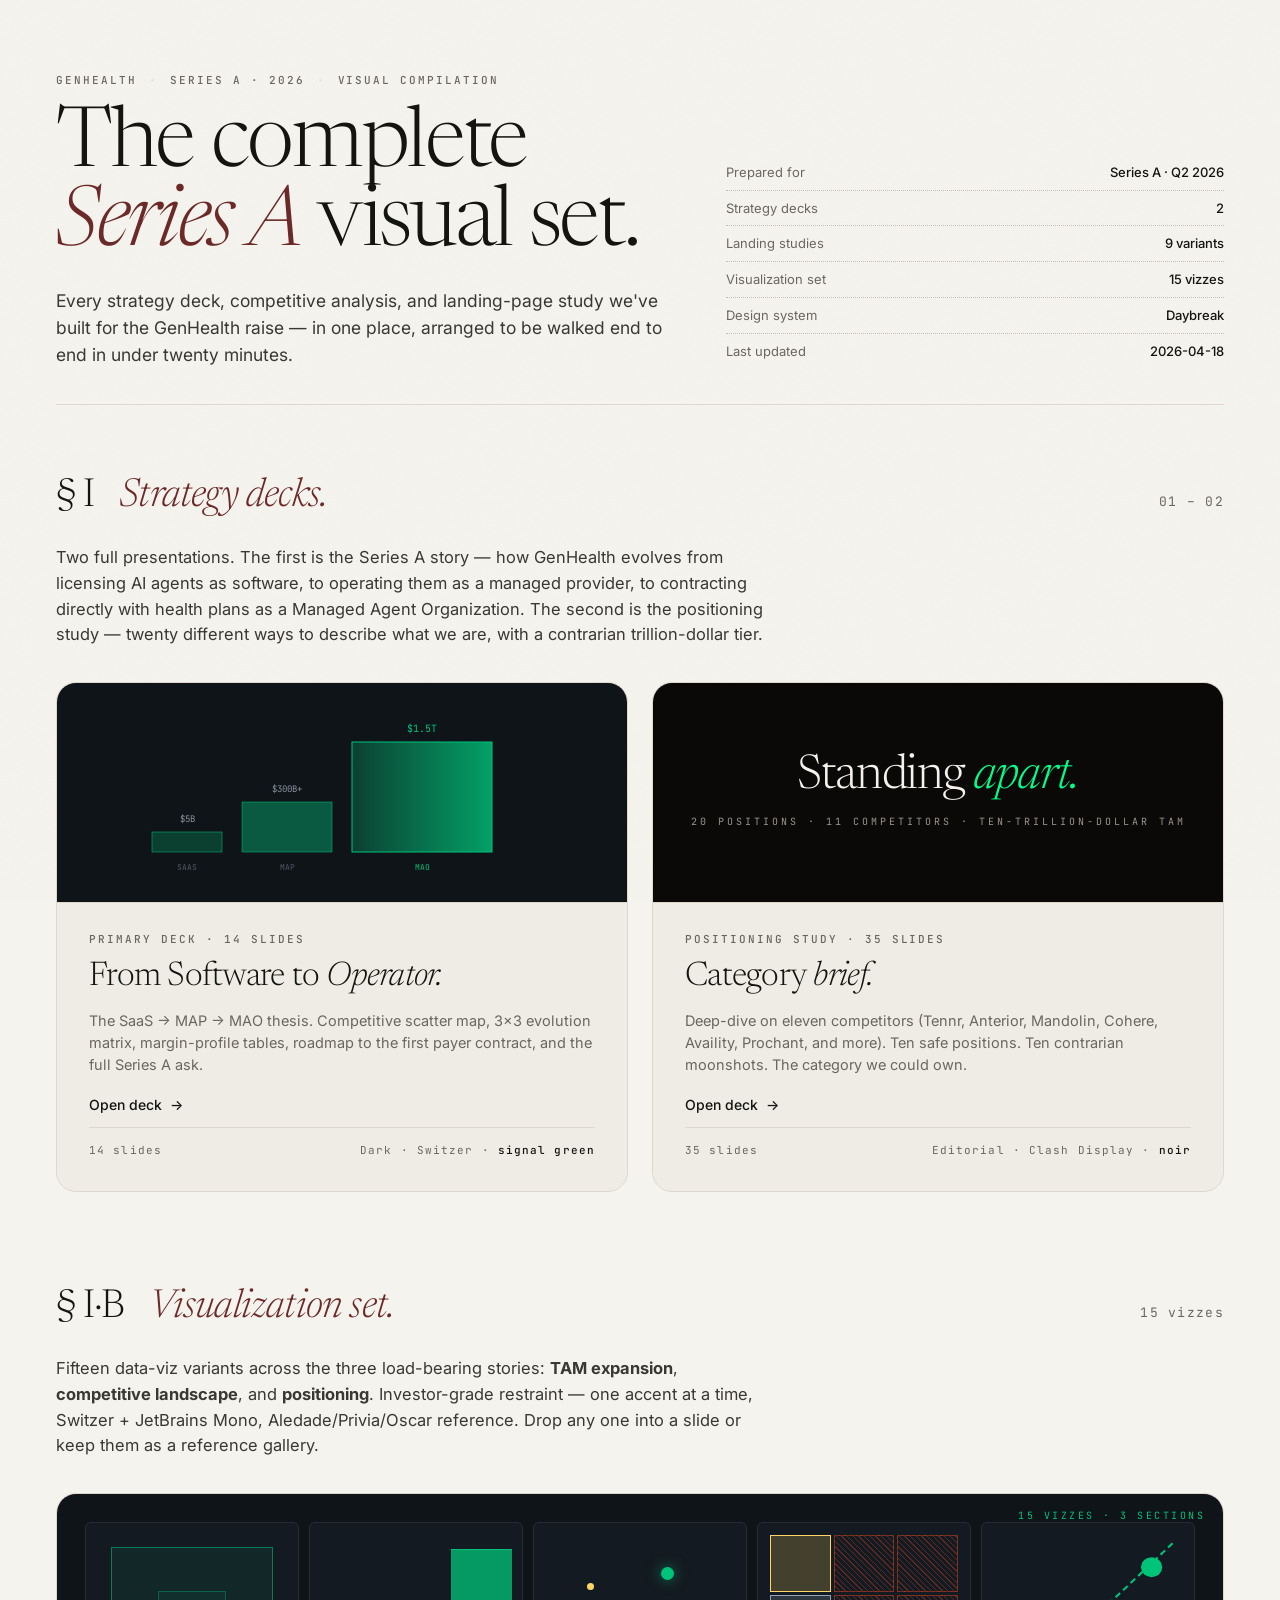
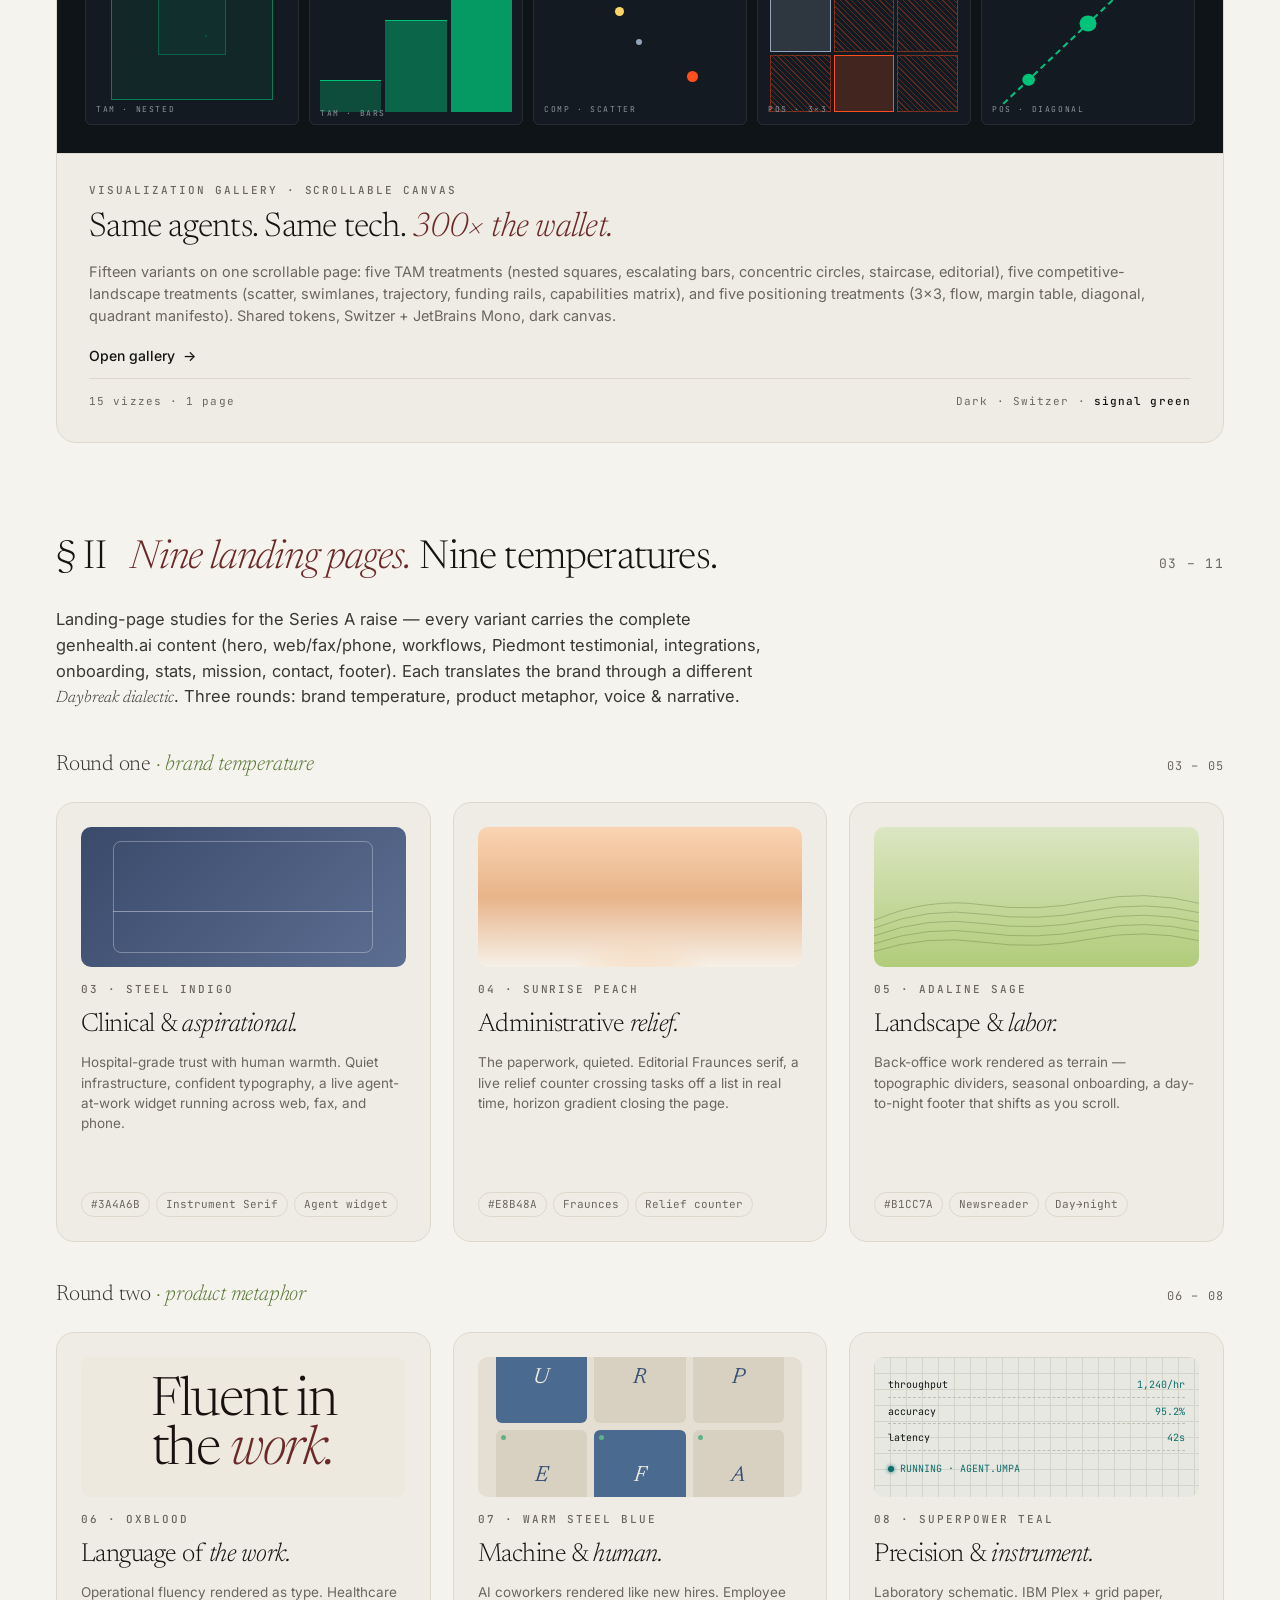
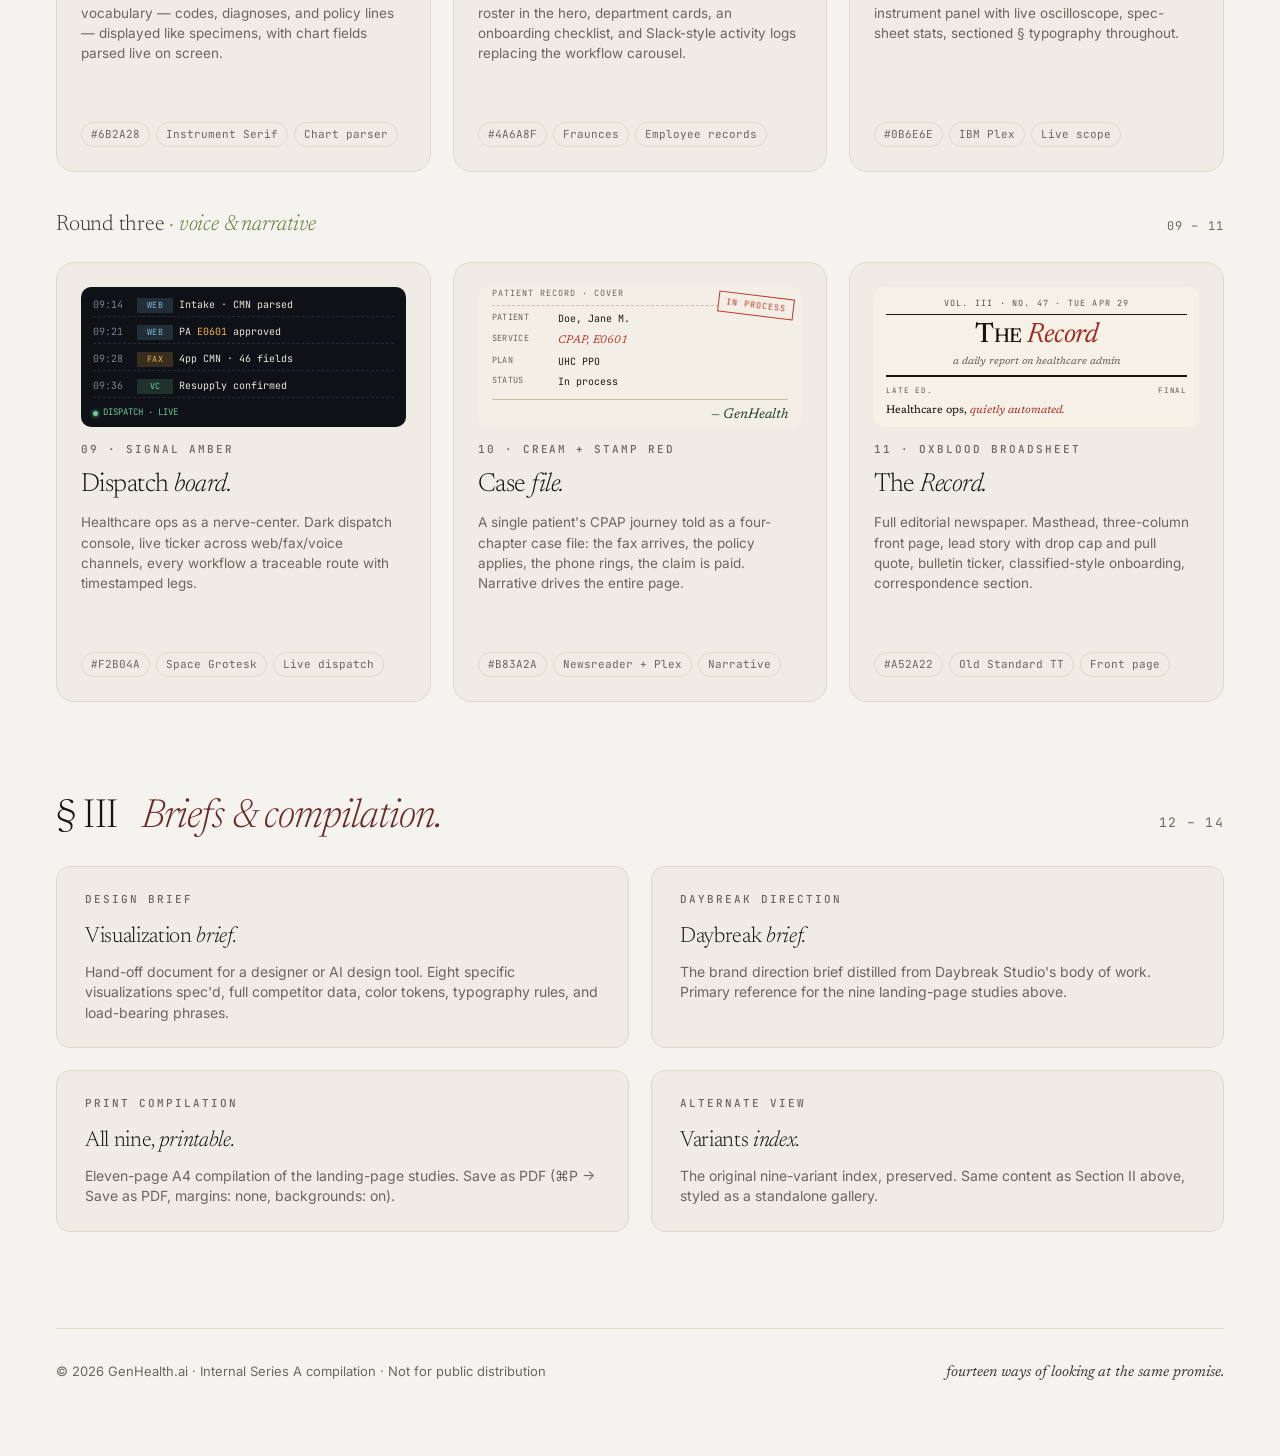
<file: index.html>
<!doctype html>
<html lang="en">
<head>
<meta charset="utf-8"/>
<meta name="viewport" content="width=device-width,initial-scale=1"/>
<title>GenHealth · Series A Visuals</title>
<meta name="description" content="Strategy decks, competitive analysis, and nine landing-page studies for the GenHealth Series A raise."/>
<link rel="preconnect" href="https://fonts.googleapis.com">
<link rel="preconnect" href="https://fonts.gstatic.com" crossorigin>
<link href="https://fonts.googleapis.com/css2?family=Newsreader:ital,opsz,wght@0,6..72,300;0,6..72,400;1,6..72,300&family=Inter:wght@300;400;500;600&family=JetBrains+Mono:wght@400;500&display=swap" rel="stylesheet">
<style>
  /* ===========================================
     Tokens — cream paper palette (Daybreak-derived)
     Matches the variants/ index so the hub sits in
     the same visual family as everything it links to.
     =========================================== */
  :root{
    --paper:#F5F3EE;
    --paper-2:#EEECE4;
    --paper-3:#E4DED3;
    --ink:#141410;
    --ink-2:#3A3833;
    --graphite:#6B6760;
    --mist:#DED8CC;
    --rule:#C8C2B5;
    --accent:#6B2A28;     /* oxblood — editorial signature */
    --accent-2:#3A4A6B;   /* steel indigo — data/decks */
    --accent-3:#5C7A39;   /* sage — variants */
  }

  *{box-sizing:border-box;margin:0;padding:0}
  html,body{background:var(--paper);color:var(--ink);font-family:'Inter',sans-serif;-webkit-font-smoothing:antialiased}
  body{font-size:17px;line-height:1.55;min-height:100vh}
  a{color:inherit;text-decoration:none}

  /* Subtle paper grain */
  body::before{
    content:"";position:fixed;inset:0;pointer-events:none;z-index:0;opacity:.35;mix-blend-mode:multiply;
    background-image:url("data:image/svg+xml;utf8,<svg xmlns='http://www.w3.org/2000/svg' width='280' height='280'><filter id='n'><feTurbulence type='fractalNoise' baseFrequency='0.85' numOctaves='2' stitchTiles='stitch'/></filter><rect width='100%25' height='100%25' filter='url(%23n)' opacity='0.05'/></svg>");
  }

  .serif{font-family:'Newsreader',serif;font-weight:300}
  .serif em{font-style:italic}
  .mono{font-family:'JetBrains Mono',monospace}
  .eyebrow{font-size:11px;letter-spacing:.18em;text-transform:uppercase;color:var(--graphite);font-weight:500;font-family:'JetBrains Mono',monospace}

  .container{max-width:1360px;margin:0 auto;padding:72px 56px;position:relative;z-index:1}
  @media (max-width:720px){.container{padding:44px 22px}}

  /* ===========================================
     HEADER — masthead
     =========================================== */
  header{display:grid;grid-template-columns:minmax(0,1.25fr) minmax(0,1fr);gap:48px;margin-bottom:72px;padding-bottom:36px;border-bottom:1px solid var(--mist)}
  @media (max-width:900px){header{grid-template-columns:1fr;gap:20px}}

  header .title .eyebrow{margin-bottom:18px;display:flex;gap:12px;align-items:center;flex-wrap:wrap}
  header .title .eyebrow .sep{color:var(--mist)}

  header h1{font-family:'Newsreader',serif;font-weight:300;font-size:clamp(44px,6.5vw,92px);line-height:.95;letter-spacing:-.028em}
  header h1 em{font-style:italic;color:var(--accent)}
  header p.lede{color:var(--ink-2);margin-top:22px;max-width:620px;font-size:17.5px;line-height:1.55}

  header .meta{font-size:13px;color:var(--graphite);line-height:1.75;align-self:end}
  header .meta .row{display:flex;justify-content:space-between;padding:6px 0;border-bottom:1px dotted var(--rule)}
  header .meta .row:last-child{border-bottom:0}
  header .meta .row b{color:var(--ink);font-weight:500}

  /* ===========================================
     SECTION HEADERS
     =========================================== */
  .section{margin-bottom:96px}
  .section-hdr{display:flex;align-items:baseline;justify-content:space-between;margin-bottom:28px;flex-wrap:wrap;gap:12px}
  .section-hdr h2{font-family:'Newsreader',serif;font-weight:300;font-size:clamp(28px,3.2vw,40px);letter-spacing:-.02em;line-height:1}
  .section-hdr h2 em{font-style:italic;color:var(--accent)}
  .section-hdr .count{color:var(--graphite);font-family:'JetBrains Mono',monospace;font-size:13px;letter-spacing:.1em}
  .section-hdr + p.section-lede{color:var(--ink-2);max-width:720px;margin-bottom:34px;font-size:16.5px}

  /* ===========================================
     DECK CARDS — featured (top section)
     =========================================== */
  .decks{display:grid;grid-template-columns:1fr 1fr;gap:24px}
  @media (max-width:980px){.decks{grid-template-columns:1fr}}

  .deck-card{
    background:var(--paper-2);
    border-radius:20px;
    padding:0;
    display:grid;
    grid-template-rows:220px 1fr;
    min-height:440px;
    text-decoration:none;color:inherit;
    transition:transform .4s cubic-bezier(.2,.8,.2,1), box-shadow .4s cubic-bezier(.2,.8,.2,1);
    position:relative;overflow:hidden;
    border:1px solid var(--mist);
  }
  .deck-card:hover{transform:translateY(-4px);box-shadow:0 50px 100px -60px rgba(20,20,16,.35)}

  .deck-card .swatch{position:relative;overflow:hidden;border-bottom:1px solid var(--mist)}
  .deck-card .body{padding:28px 32px 32px;display:flex;flex-direction:column;gap:12px}
  .deck-card h3{font-family:'Newsreader',serif;font-weight:300;font-size:34px;letter-spacing:-.022em;line-height:1.02}
  .deck-card h3 em{font-style:italic}
  .deck-card .dek{color:var(--graphite);font-size:14.5px;line-height:1.5;margin-top:4px}
  .deck-card .meta-row{display:flex;justify-content:space-between;font-family:'JetBrains Mono',monospace;font-size:11px;letter-spacing:.1em;color:var(--graphite);padding-top:14px;margin-top:auto;border-top:1px solid var(--mist)}
  .deck-card .meta-row b{color:var(--ink);font-weight:500}
  .deck-card .arrow{display:inline-flex;align-items:center;gap:8px;margin-top:6px;font-size:14px;font-weight:500}
  .deck-card .arrow::after{content:"→";transition:transform .3s}
  .deck-card:hover .arrow::after{transform:translateX(4px)}

  /* Deck swatch: saas-to-mao (obsidian chart tease) */
  .swatch-mao{
    background:#0f1419;
    display:flex;align-items:center;justify-content:center;padding:28px;
  }
  .swatch-mao svg{width:100%;max-width:420px;height:auto}

  /* Deck swatch: positioning (editorial dark) */
  .swatch-pos{
    background:#0a0908;
    color:#f5f2ed;
    display:flex;align-items:center;justify-content:center;padding:28px;
    font-family:'Newsreader',serif;text-align:center;
  }
  .swatch-pos .big{font-size:48px;line-height:.95;font-weight:300;letter-spacing:-.025em;font-style:italic;color:#00ff8a}
  .swatch-pos .big-l{color:#f5f2ed;font-style:normal}
  .swatch-pos .sub{font-family:'JetBrains Mono',monospace;font-size:10px;letter-spacing:.3em;margin-top:14px;color:#9a958c;text-transform:uppercase}

  /* ===========================================
     VARIANT CARDS — grid of 9
     (reuses the swatch art from the original index)
     =========================================== */
  .variants{display:grid;grid-template-columns:repeat(3,1fr);gap:22px}
  @media (max-width:980px){.variants{grid-template-columns:1fr 1fr}}
  @media (max-width:720px){.variants{grid-template-columns:1fr}}

  .var-card{
    background:var(--paper-2);
    border-radius:18px;
    padding:24px;
    display:flex;flex-direction:column;gap:14px;
    min-height:440px;
    text-decoration:none;color:inherit;
    transition:transform .4s cubic-bezier(.2,.8,.2,1), box-shadow .4s cubic-bezier(.2,.8,.2,1);
    position:relative;overflow:hidden;
    border:1px solid var(--mist);
  }
  .var-card:hover{transform:translateY(-4px);box-shadow:0 40px 80px -50px rgba(20,20,16,.28)}
  .var-card .swatch{height:140px;border-radius:10px;position:relative;overflow:hidden}
  .var-card h3{font-family:'Newsreader',serif;font-weight:300;font-size:26px;letter-spacing:-.02em;line-height:1.02}
  .var-card h3 em{font-style:italic}
  .var-card .note{color:var(--graphite);font-size:13.5px;flex:1;line-height:1.5}
  .var-card .tags{display:flex;gap:6px;flex-wrap:wrap}
  .var-card .tags span{padding:3px 9px;border:1px solid var(--mist);border-radius:999px;font-size:11px;color:var(--graphite);font-family:'JetBrains Mono',monospace}

  /* swatch art — ported from the original variants index */
  .s1{background:linear-gradient(135deg, #3A4A6B 0%, #5C6E92 100%)}
  .s1::after{content:"";position:absolute;inset:10%;border:1px solid rgba(255,255,255,.3);border-radius:8px}
  .s1::before{content:"";position:absolute;top:60%;left:10%;right:10%;height:1px;background:rgba(255,255,255,.4)}

  .s2{background:linear-gradient(180deg, #FAD4B2 0%, #E8B48A 50%, #F6F1E8 100%)}
  .s2 .sun{position:absolute;top:60%;left:50%;transform:translateX(-50%);width:200px;height:200px;border-radius:50%;background:radial-gradient(circle, #FAD4B2, transparent 60%)}

  .s3{background:linear-gradient(180deg, #DBE6C2 0%, #B1CC7A 100%)}
  .s3 svg{position:absolute;inset:0;width:100%;height:100%}
  .s3 path{stroke:#5C7A39;fill:none;stroke-width:.8;opacity:.5}

  .s4{background:#EDE9DE;display:flex;align-items:center;justify-content:center;padding:16px}
  .s4 .spec{font-family:'Newsreader',serif;font-weight:300;font-size:54px;line-height:.9;color:#18110F;letter-spacing:-.03em;text-align:center}
  .s4 .spec em{font-style:italic;color:#6B2A28}

  .s5{background:#E4DED3;padding:18px;display:grid;grid-template-columns:repeat(3,1fr);gap:7px;align-content:center}
  .s5 .chip{aspect-ratio:1;border-radius:6px;background:#D8D0C0;position:relative;display:flex;align-items:center;justify-content:center;font-family:'Newsreader',serif;font-style:italic;color:#355075;font-size:22px}
  .s5 .chip::before{content:"";position:absolute;top:5px;left:5px;width:5px;height:5px;border-radius:50%;background:#5FB28A}
  .s5 .chip.on{background:#4A6A8F;color:#EEEAE3}

  .s6{background:#E8E8E2;background-image:linear-gradient(#D4D4C9 1px,transparent 1px),linear-gradient(90deg,#D4D4C9 1px,transparent 1px);background-size:16px 16px;padding:14px;display:flex;flex-direction:column;gap:6px;justify-content:center}
  .s6 .row{display:flex;justify-content:space-between;font-family:'JetBrains Mono',monospace;font-size:10px;color:#0E1512;border-bottom:1px dashed #BEBEB4;padding-bottom:4px}
  .s6 .row .v{color:#0B6E6E}
  .s6 .led{display:flex;align-items:center;gap:6px;font-family:'JetBrains Mono',monospace;font-size:10px;color:#0B6E6E;margin-top:4px}
  .s6 .led::before{content:"";width:6px;height:6px;border-radius:50%;background:#0B6E6E;box-shadow:0 0 4px #0B6E6E}

  .s7{background:#0E1116;padding:12px;display:flex;flex-direction:column;gap:4px;justify-content:center;font-family:'JetBrains Mono',monospace;font-size:10px;color:#7A8291}
  .s7 .r{display:grid;grid-template-columns:38px 36px 1fr;gap:6px;padding:3px 0;border-bottom:1px dashed #252C37;align-items:baseline}
  .s7 .r .c{padding:1px 4px;font-size:8.5px;text-align:center;letter-spacing:.04em}
  .s7 .r .c.web{background:rgba(127,180,212,.18);color:#7FB4D4}
  .s7 .r .c.fax{background:rgba(242,176,74,.18);color:#F2B04A}
  .s7 .r .c.voice{background:rgba(109,200,155,.18);color:#6DC89B}
  .s7 .r .m{color:#E8E5DC;font-size:10px}
  .s7 .r .m em{font-style:normal;color:#F2B04A}
  .s7 .led{display:flex;align-items:center;gap:5px;font-size:9px;color:#6DC89B;margin-top:4px}
  .s7 .led::before{content:"";width:5px;height:5px;border-radius:50%;background:#6DC89B;box-shadow:0 0 4px #6DC89B}

  .s8{background:#F4EFE6;padding:14px;display:flex;flex-direction:column;gap:5px;justify-content:center;position:relative}
  .s8::after{content:"In Process";position:absolute;top:8px;right:8px;border:1.5px solid #B83A2A;color:#B83A2A;padding:3px 7px;font-family:'JetBrains Mono',monospace;font-size:8.5px;letter-spacing:.12em;text-transform:uppercase;background:#F4EFE6;transform:rotate(7deg)}
  .s8 .h4{font-family:'JetBrains Mono',monospace;font-size:8.5px;color:#6B665B;letter-spacing:.12em;text-transform:uppercase;padding-bottom:5px;border-bottom:1px dashed #C8C0AF}
  .s8 .row{display:grid;grid-template-columns:60px 1fr;gap:6px;font-family:'JetBrains Mono',monospace;font-size:10px;line-height:1.55}
  .s8 .row .k{color:#6B665B;font-size:8.5px;letter-spacing:.04em;text-transform:uppercase}
  .s8 .row .v{color:#1B1A17}
  .s8 .row .v em{font-family:'Newsreader',serif;font-style:italic;color:#B83A2A;font-size:11px}
  .s8 .sig{margin-top:4px;padding-top:5px;border-top:1px solid #C8C0AF;font-family:'Newsreader',serif;font-style:italic;font-size:14px;color:#1F3D2E;text-align:right}

  .s9{background:#F6F1E6;padding:12px;display:flex;flex-direction:column;justify-content:center;text-align:center;gap:4px;position:relative}
  .s9 .pre{font-family:'JetBrains Mono',monospace;font-size:8.5px;color:#5C574B;letter-spacing:.14em;text-transform:uppercase;padding-bottom:4px;border-bottom:1px solid #15130E}
  .s9 .ttl{font-family:'Newsreader',serif;font-weight:500;font-size:28px;line-height:.95;letter-spacing:-.02em;color:#15130E;font-variant:small-caps;margin:3px 0}
  .s9 .ttl em{font-style:italic;color:#A52A22;font-variant:normal;font-weight:400}
  .s9 .sub{font-family:'Newsreader',serif;font-style:italic;font-size:10px;color:#5C574B;padding-bottom:4px;border-bottom:2px solid #15130E}
  .s9 .post{display:flex;justify-content:space-between;font-family:'JetBrains Mono',monospace;font-size:7.5px;color:#5C574B;letter-spacing:.1em;text-transform:uppercase;margin-top:4px}
  .s9 .head{font-family:'Newsreader',serif;font-size:11px;line-height:1.15;text-align:left;padding-top:4px;color:#15130E;font-weight:400}
  .s9 .head em{font-style:italic;color:#A52A22}

  /* ===========================================
     GROUP LABELS between variant rounds
     =========================================== */
  .group-label{display:flex;align-items:baseline;justify-content:space-between;margin:36px 0 20px;flex-wrap:wrap;gap:12px}
  .group-label h3{font-family:'Newsreader',serif;font-weight:300;font-size:22px;letter-spacing:-.01em;color:var(--ink-2)}
  .group-label h3 em{font-style:italic;color:var(--accent-3)}
  .group-label span{color:var(--graphite);font-family:'JetBrains Mono',monospace;font-size:12px;letter-spacing:.1em}

  /* ===========================================
     ANCILLARY (brief + compilation)
     =========================================== */
  .anc{display:grid;grid-template-columns:1fr 1fr;gap:22px;margin-top:16px}
  @media (max-width:900px){.anc{grid-template-columns:1fr}}
  .anc a{
    padding:24px 28px;
    border:1px solid var(--mist);
    border-radius:14px;
    background:var(--paper-2);
    transition:transform .3s, border-color .3s;
    display:flex;flex-direction:column;gap:8px;
  }
  .anc a:hover{transform:translateY(-2px);border-color:var(--graphite)}
  .anc a .eyebrow{margin-bottom:4px}
  .anc a h4{font-family:'Newsreader',serif;font-weight:300;font-size:22px;letter-spacing:-.015em}
  .anc a h4 em{font-style:italic}
  .anc a p{color:var(--graphite);font-size:14px;line-height:1.45}

  /* ===========================================
     FOOTER
     =========================================== */
  footer{margin-top:72px;padding-top:32px;border-top:1px solid var(--mist);display:flex;justify-content:space-between;color:var(--graphite);font-size:13px;flex-wrap:wrap;gap:12px}
  footer .poem{font-style:italic;font-family:'Newsreader',serif;color:var(--ink-2);font-size:15px}

  /* ===========================================
     REVEAL ON SCROLL
     =========================================== */
  .fade{opacity:0;transform:translateY(18px);transition:opacity .8s cubic-bezier(.2,.8,.2,1), transform .8s cubic-bezier(.2,.8,.2,1)}
  .fade.in{opacity:1;transform:none}

  @media (prefers-reduced-motion: reduce){
    .fade{transition:opacity .3s ease;transform:none}
    .deck-card,.var-card,.anc a{transition:none}
  }
</style>
</head>
<body>
<div class="container">

  <!-- ============================================
       MASTHEAD
       ============================================ -->
  <header class="fade">
    <div class="title">
      <div class="eyebrow">
        <span>GenHealth</span>
        <span class="sep">·</span>
        <span>Series A · 2026</span>
        <span class="sep">·</span>
        <span>Visual Compilation</span>
      </div>
      <h1 class="serif">The complete<br/><em>Series&nbsp;A</em> visual set.</h1>
      <p class="lede">Every strategy deck, competitive analysis, and landing-page study we've built for the GenHealth raise — in one place, arranged to be walked end to end in under twenty minutes.</p>
    </div>
    <div class="meta">
      <div class="row"><span>Prepared for</span><b>Series A · Q2 2026</b></div>
      <div class="row"><span>Strategy decks</span><b>2</b></div>
      <div class="row"><span>Landing studies</span><b>9 variants</b></div>
      <div class="row"><span>Visualization set</span><b>15 vizzes</b></div>
      <div class="row"><span>Design system</span><b>Daybreak</b></div>
      <div class="row"><span>Last updated</span><b>2026-04-18</b></div>
    </div>
  </header>

  <!-- ============================================
       SECTION I — STRATEGY DECKS
       ============================================ -->
  <section class="section fade">
    <div class="section-hdr">
      <h2 class="serif">§ I &nbsp; <em>Strategy decks.</em></h2>
      <span class="count">01 – 02</span>
    </div>
    <p class="section-lede">Two full presentations. The first is the Series A story — how GenHealth evolves from licensing AI agents as software, to operating them as a managed provider, to contracting directly with health plans as a Managed Agent Organization. The second is the positioning study — twenty different ways to describe what we are, with a contrarian trillion-dollar tier.</p>

    <div class="decks">
      <!-- DECK 1 — SaaS to MAO -->
      <a class="deck-card" href="decks/saas-to-mao.html">
        <div class="swatch swatch-mao">
          <!-- Inline mini-viz teasing the evolution -->
          <svg viewBox="0 0 420 180" xmlns="http://www.w3.org/2000/svg">
            <defs>
              <linearGradient id="g1" x1="0" x2="1">
                <stop offset="0" stop-color="#00c37a" stop-opacity=".25"/>
                <stop offset="1" stop-color="#00c37a" stop-opacity=".8"/>
              </linearGradient>
            </defs>
            <rect x="20" y="130" width="70" height="20" fill="rgba(0,195,122,.25)" stroke="#00c37a" stroke-width=".5"/>
            <rect x="110" y="100" width="90" height="50" fill="rgba(0,195,122,.4)" stroke="#00c37a" stroke-width=".5"/>
            <rect x="220" y="40" width="140" height="110" fill="url(#g1)" stroke="#00c37a" stroke-width="1"/>
            <text x="55" y="120" font-family="JetBrains Mono" font-size="9" fill="#8a939f" text-anchor="middle">$5B</text>
            <text x="155" y="90" font-family="JetBrains Mono" font-size="9" fill="#8a939f" text-anchor="middle">$300B+</text>
            <text x="290" y="30" font-family="JetBrains Mono" font-size="10" fill="#00c37a" text-anchor="middle">$1.5T</text>
            <text x="55" y="168" font-family="JetBrains Mono" font-size="8" fill="#505a66" text-anchor="middle">SAAS</text>
            <text x="155" y="168" font-family="JetBrains Mono" font-size="8" fill="#505a66" text-anchor="middle">MAP</text>
            <text x="290" y="168" font-family="JetBrains Mono" font-size="8" fill="#00c37a" text-anchor="middle">MAO</text>
          </svg>
        </div>
        <div class="body">
          <div class="eyebrow">Primary deck · 14 slides</div>
          <h3>From Software to <em>Operator.</em></h3>
          <p class="dek">The SaaS → MAP → MAO thesis. Competitive scatter map, 3×3 evolution matrix, margin-profile tables, roadmap to the first payer contract, and the full Series A ask.</p>
          <div class="arrow">Open deck</div>
          <div class="meta-row">
            <span>14 slides</span>
            <span>Dark · Switzer · <b>signal green</b></span>
          </div>
        </div>
      </a>

      <!-- DECK 2 — Positioning Study -->
      <a class="deck-card" href="decks/positioning.html">
        <div class="swatch swatch-pos">
          <div>
            <div class="big"><span class="big-l">Standing</span> apart.</div>
            <div class="sub">20 positions · 11 competitors · ten-trillion-dollar TAM</div>
          </div>
        </div>
        <div class="body">
          <div class="eyebrow">Positioning study · 35 slides</div>
          <h3>Category <em>brief.</em></h3>
          <p class="dek">Deep-dive on eleven competitors (Tennr, Anterior, Mandolin, Cohere, Availity, Prochant, and more). Ten safe positions. Ten contrarian moonshots. The category we could own.</p>
          <div class="arrow">Open deck</div>
          <div class="meta-row">
            <span>35 slides</span>
            <span>Editorial · Clash Display · <b>noir</b></span>
          </div>
        </div>
      </a>
    </div>
  </section>

  <!-- ============================================
       SECTION I-B — VISUALIZATION SET (15)
       Full-width feature card pointing to the gallery.
       ============================================ -->
  <section class="section fade">
    <div class="section-hdr">
      <h2 class="serif">§ I·B &nbsp; <em>Visualization set.</em></h2>
      <span class="count">15 vizzes</span>
    </div>
    <p class="section-lede">Fifteen data-viz variants across the three load-bearing stories: <b>TAM expansion</b>, <b>competitive landscape</b>, and <b>positioning</b>. Investor-grade restraint — one accent at a time, Switzer + JetBrains Mono, Aledade/Privia/Oscar reference. Drop any one into a slide or keep them as a reference gallery.</p>

    <a class="deck-card" href="visuals/" style="grid-template-rows: 260px 1fr;">
      <div class="swatch" style="background:#0f1419;padding:28px;overflow:hidden;position:relative">
        <!-- Miniature preview strip: three-section story rendered with actual viz aesthetics -->
        <div style="display:grid;grid-template-columns:repeat(5,1fr);gap:10px;height:100%">
          <!-- TAM teaser: nested squares -->
          <div style="position:relative;background:#141a21;border:1px solid #242b35;border-radius:6px;overflow:hidden">
            <div style="position:absolute;inset:12%;border:1px solid rgba(0,195,122,.55);background:rgba(0,195,122,.08)"></div>
            <div style="position:absolute;inset:34%;border:1px solid rgba(0,195,122,.35);background:rgba(0,195,122,.05)"></div>
            <div style="position:absolute;inset:56%;border:1px solid rgba(0,195,122,.22);background:rgba(0,195,122,.03)"></div>
            <div style="position:absolute;bottom:8px;left:10px;font-family:'JetBrains Mono',monospace;font-size:8px;letter-spacing:.2em;color:#8a939f;text-transform:uppercase">TAM · nested</div>
          </div>
          <!-- TAM teaser: escalating bars -->
          <div style="position:relative;background:#141a21;border:1px solid #242b35;border-radius:6px;overflow:hidden;display:flex;align-items:flex-end;gap:4px;padding:12px 10px">
            <div style="flex:1;height:18%;background:rgba(0,195,122,.3);border-top:1px solid #00c37a"></div>
            <div style="flex:1;height:52%;background:rgba(0,195,122,.45);border-top:1px solid #00c37a"></div>
            <div style="flex:1;height:92%;background:rgba(0,195,122,.75);border-top:1px solid #00c37a"></div>
            <div style="position:absolute;bottom:4px;left:10px;font-family:'JetBrains Mono',monospace;font-size:8px;letter-spacing:.2em;color:#8a939f;text-transform:uppercase">TAM · bars</div>
          </div>
          <!-- Competitive: scatter teaser -->
          <div style="position:relative;background:#141a21;border:1px solid #242b35;border-radius:6px;overflow:hidden">
            <div style="position:absolute;width:7px;height:7px;border-radius:50%;background:#ffd666;top:30%;left:25%"></div>
            <div style="position:absolute;width:9px;height:9px;border-radius:50%;background:#ffd666;top:42%;left:38%"></div>
            <div style="position:absolute;width:6px;height:6px;border-radius:50%;background:#94a3b8;top:58%;left:48%"></div>
            <div style="position:absolute;width:11px;height:11px;border-radius:50%;background:#ff4f1f;top:74%;left:72%"></div>
            <div style="position:absolute;width:13px;height:13px;border-radius:50%;background:#00c37a;top:22%;left:60%;box-shadow:0 0 14px rgba(0,195,122,.6)"></div>
            <div style="position:absolute;bottom:8px;left:10px;font-family:'JetBrains Mono',monospace;font-size:8px;letter-spacing:.2em;color:#8a939f;text-transform:uppercase">COMP · scatter</div>
          </div>
          <!-- Positioning: 3x3 -->
          <div style="position:relative;background:#141a21;border:1px solid #242b35;border-radius:6px;overflow:hidden;padding:12px;display:grid;grid-template-columns:repeat(3,1fr);gap:3px">
            <div style="background:rgba(255,214,102,.2);border:1px solid #ffd666"></div>
            <div style="background:repeating-linear-gradient(45deg,transparent,transparent 3px,rgba(255,79,31,.3) 3px,rgba(255,79,31,.3) 4px);border:1px solid rgba(255,79,31,.4)"></div>
            <div style="background:repeating-linear-gradient(45deg,transparent,transparent 3px,rgba(255,79,31,.3) 3px,rgba(255,79,31,.3) 4px);border:1px solid rgba(255,79,31,.4)"></div>
            <div style="background:rgba(148,163,184,.2);border:1px solid #94a3b8"></div>
            <div style="background:repeating-linear-gradient(45deg,transparent,transparent 3px,rgba(255,79,31,.3) 3px,rgba(255,79,31,.3) 4px);border:1px solid rgba(255,79,31,.4)"></div>
            <div style="background:repeating-linear-gradient(45deg,transparent,transparent 3px,rgba(255,79,31,.3) 3px,rgba(255,79,31,.3) 4px);border:1px solid rgba(255,79,31,.4)"></div>
            <div style="background:repeating-linear-gradient(45deg,transparent,transparent 3px,rgba(255,79,31,.3) 3px,rgba(255,79,31,.3) 4px);border:1px solid rgba(255,79,31,.4)"></div>
            <div style="background:rgba(255,79,31,.2);border:1px solid #ff4f1f"></div>
            <div style="background:repeating-linear-gradient(45deg,transparent,transparent 3px,rgba(255,79,31,.3) 3px,rgba(255,79,31,.3) 4px);border:1px solid rgba(255,79,31,.4)"></div>
            <div style="position:absolute;bottom:8px;left:10px;font-family:'JetBrains Mono',monospace;font-size:8px;letter-spacing:.2em;color:#8a939f;text-transform:uppercase">POS · 3×3</div>
          </div>
          <!-- Positioning: diagonal -->
          <div style="position:relative;background:#141a21;border:1px solid #242b35;border-radius:6px;overflow:hidden">
            <svg viewBox="0 0 100 100" preserveAspectRatio="none" style="width:100%;height:100%;position:absolute;inset:0">
              <line x1="10" y1="90" x2="90" y2="10" stroke="#00c37a" stroke-width="1" stroke-dasharray="3 2"/>
              <circle cx="22" cy="78" r="3" fill="#00c37a"/>
              <circle cx="50" cy="50" r="4" fill="#00c37a"/>
              <circle cx="80" cy="22" r="5" fill="#00c37a" />
            </svg>
            <div style="position:absolute;bottom:8px;left:10px;font-family:'JetBrains Mono',monospace;font-size:8px;letter-spacing:.2em;color:#8a939f;text-transform:uppercase">POS · diagonal</div>
          </div>
        </div>
        <div style="position:absolute;top:14px;right:18px;font-family:'JetBrains Mono',monospace;font-size:10px;color:#00c37a;letter-spacing:.25em;text-transform:uppercase">15 vizzes · 3 sections</div>
      </div>
      <div class="body">
        <div class="eyebrow">Visualization gallery · scrollable canvas</div>
        <h3>Same agents. Same tech. <em style="color:#6B2A28">300× the wallet.</em></h3>
        <p class="dek">Fifteen variants on one scrollable page: five TAM treatments (nested squares, escalating bars, concentric circles, staircase, editorial), five competitive-landscape treatments (scatter, swimlanes, trajectory, funding rails, capabilities matrix), and five positioning treatments (3×3, flow, margin table, diagonal, quadrant manifesto). Shared tokens, Switzer + JetBrains Mono, dark canvas.</p>
        <div class="arrow">Open gallery</div>
        <div class="meta-row">
          <span>15 vizzes · 1 page</span>
          <span>Dark · Switzer · <b>signal green</b></span>
        </div>
      </div>
    </a>
  </section>

  <!-- ============================================
       SECTION II — LANDING PAGE STUDIES (9)
       ============================================ -->
  <section class="section fade">
    <div class="section-hdr">
      <h2 class="serif">§ II &nbsp; <em>Nine landing pages.</em> Nine temperatures.</h2>
      <span class="count">03 – 11</span>
    </div>
    <p class="section-lede">Landing-page studies for the Series A raise — every variant carries the complete genhealth.ai content (hero, web/fax/phone, workflows, Piedmont testimonial, integrations, onboarding, stats, mission, contact, footer). Each translates the brand through a different <span class="serif"><em>Daybreak dialectic</em></span>. Three rounds: brand temperature, product metaphor, voice &amp; narrative.</p>

    <div class="group-label">
      <h3 class="serif">Round one <em>· brand temperature</em></h3>
      <span>03 – 05</span>
    </div>

    <div class="variants">
      <a class="var-card" href="variants/01-clinical.html">
        <div class="swatch s1"></div>
        <div class="eyebrow">03 · Steel indigo</div>
        <h3 class="serif">Clinical & <em>aspirational.</em></h3>
        <p class="note">Hospital-grade trust with human warmth. Quiet infrastructure, confident typography, a live agent-at-work widget running across web, fax, and phone.</p>
        <div class="tags"><span>#3A4A6B</span><span>Instrument Serif</span><span>Agent widget</span></div>
      </a>

      <a class="var-card" href="variants/02-relief.html">
        <div class="swatch s2"><div class="sun"></div></div>
        <div class="eyebrow">04 · Sunrise peach</div>
        <h3 class="serif">Administrative <em>relief.</em></h3>
        <p class="note">The paperwork, quieted. Editorial Fraunces serif, a live relief counter crossing tasks off a list in real time, horizon gradient closing the page.</p>
        <div class="tags"><span>#E8B48A</span><span>Fraunces</span><span>Relief counter</span></div>
      </a>

      <a class="var-card" href="variants/03-landscape.html">
        <div class="swatch s3">
          <svg viewBox="0 0 300 180" preserveAspectRatio="none">
            <path d="M0 120 Q 50 90, 100 100 T 200 95 T 300 98"/>
            <path d="M0 130 Q 50 102, 100 112 T 200 108 T 300 110"/>
            <path d="M0 140 Q 50 114, 100 124 T 200 120 T 300 122"/>
            <path d="M0 150 Q 50 126, 100 136 T 200 132 T 300 134"/>
            <path d="M0 160 Q 50 138, 100 148 T 200 144 T 300 146"/>
          </svg>
        </div>
        <div class="eyebrow">05 · Adaline sage</div>
        <h3 class="serif">Landscape & <em>labor.</em></h3>
        <p class="note">Back-office work rendered as terrain — topographic dividers, seasonal onboarding, a day-to-night footer that shifts as you scroll.</p>
        <div class="tags"><span>#B1CC7A</span><span>Newsreader</span><span>Day→night</span></div>
      </a>
    </div>

    <div class="group-label">
      <h3 class="serif">Round two <em>· product metaphor</em></h3>
      <span>06 – 08</span>
    </div>

    <div class="variants">
      <a class="var-card" href="variants/04-language.html">
        <div class="swatch s4"><div class="spec">Fluent in<br/>the <em>work.</em></div></div>
        <div class="eyebrow">06 · Oxblood</div>
        <h3 class="serif">Language of <em>the work.</em></h3>
        <p class="note">Operational fluency rendered as type. Healthcare vocabulary — codes, diagnoses, and policy lines — displayed like specimens, with chart fields parsed live on screen.</p>
        <div class="tags"><span>#6B2A28</span><span>Instrument Serif</span><span>Chart parser</span></div>
      </a>

      <a class="var-card" href="variants/05-team.html">
        <div class="swatch s5">
          <div class="chip on">U</div><div class="chip">R</div><div class="chip">P</div>
          <div class="chip">E</div><div class="chip on">F</div><div class="chip">A</div>
        </div>
        <div class="eyebrow">07 · Warm steel blue</div>
        <h3 class="serif">Machine & <em>human.</em></h3>
        <p class="note">AI coworkers rendered like new hires. Employee roster in the hero, department cards, an onboarding checklist, and Slack-style activity logs replacing the workflow carousel.</p>
        <div class="tags"><span>#4A6A8F</span><span>Fraunces</span><span>Employee records</span></div>
      </a>

      <a class="var-card" href="variants/06-instrument.html">
        <div class="swatch s6">
          <div class="row"><span>throughput</span><span class="v">1,240/hr</span></div>
          <div class="row"><span>accuracy</span><span class="v">95.2%</span></div>
          <div class="row"><span>latency</span><span class="v">42s</span></div>
          <div class="led">RUNNING · AGENT.UMPA</div>
        </div>
        <div class="eyebrow">08 · Superpower teal</div>
        <h3 class="serif">Precision & <em>instrument.</em></h3>
        <p class="note">Laboratory schematic. IBM Plex + grid paper, instrument panel with live oscilloscope, spec-sheet stats, sectioned § typography throughout.</p>
        <div class="tags"><span>#0B6E6E</span><span>IBM Plex</span><span>Live scope</span></div>
      </a>
    </div>

    <div class="group-label">
      <h3 class="serif">Round three <em>· voice &amp; narrative</em></h3>
      <span>09 – 11</span>
    </div>

    <div class="variants">
      <a class="var-card" href="variants/07-dispatch.html">
        <div class="swatch s7">
          <div class="r"><span>09:14</span><span class="c web">WEB</span><span class="m">Intake · CMN parsed</span></div>
          <div class="r"><span>09:21</span><span class="c web">WEB</span><span class="m">PA <em>E0601</em> approved</span></div>
          <div class="r"><span>09:28</span><span class="c fax">FAX</span><span class="m">4pp CMN · 46 fields</span></div>
          <div class="r"><span>09:36</span><span class="c voice">VC</span><span class="m">Resupply confirmed</span></div>
          <div class="led">DISPATCH · LIVE</div>
        </div>
        <div class="eyebrow">09 · Signal amber</div>
        <h3 class="serif">Dispatch <em>board.</em></h3>
        <p class="note">Healthcare ops as a nerve-center. Dark dispatch console, live ticker across web/fax/voice channels, every workflow a traceable route with timestamped legs.</p>
        <div class="tags"><span>#F2B04A</span><span>Space Grotesk</span><span>Live dispatch</span></div>
      </a>

      <a class="var-card" href="variants/08-casefile.html">
        <div class="swatch s8">
          <div class="h4">Patient Record · Cover</div>
          <div class="row"><span class="k">Patient</span><span class="v">Doe, Jane M.</span></div>
          <div class="row"><span class="k">Service</span><span class="v"><em>CPAP, E0601</em></span></div>
          <div class="row"><span class="k">Plan</span><span class="v">UHC PPO</span></div>
          <div class="row"><span class="k">Status</span><span class="v">In process</span></div>
          <div class="sig">— GenHealth</div>
        </div>
        <div class="eyebrow">10 · Cream + stamp red</div>
        <h3 class="serif">Case <em>file.</em></h3>
        <p class="note">A single patient's CPAP journey told as a four-chapter case file: the fax arrives, the policy applies, the phone rings, the claim is paid. Narrative drives the entire page.</p>
        <div class="tags"><span>#B83A2A</span><span>Newsreader + Plex</span><span>Narrative</span></div>
      </a>

      <a class="var-card" href="variants/09-broadsheet.html">
        <div class="swatch s9">
          <div class="pre">VOL. III · NO. 47 · TUE APR 29</div>
          <div class="ttl">The <em>Record</em></div>
          <div class="sub">a daily report on healthcare admin</div>
          <div class="post"><span>Late ed.</span><span>Final</span></div>
          <div class="head">Healthcare ops, <em>quietly automated.</em></div>
        </div>
        <div class="eyebrow">11 · Oxblood broadsheet</div>
        <h3 class="serif">The <em>Record.</em></h3>
        <p class="note">Full editorial newspaper. Masthead, three-column front page, lead story with drop cap and pull quote, bulletin ticker, classified-style onboarding, correspondence section.</p>
        <div class="tags"><span>#A52A22</span><span>Old Standard TT</span><span>Front page</span></div>
      </a>
    </div>
  </section>

  <!-- ============================================
       SECTION III — ANCILLARY
       ============================================ -->
  <section class="section fade">
    <div class="section-hdr">
      <h2 class="serif">§ III &nbsp; <em>Briefs &amp; compilation.</em></h2>
      <span class="count">12 – 14</span>
    </div>
    <div class="anc">
      <a href="DESIGN_BRIEF.md">
        <span class="eyebrow">Design brief</span>
        <h4 class="serif">Visualization <em>brief.</em></h4>
        <p>Hand-off document for a designer or AI design tool. Eight specific visualizations spec'd, full competitor data, color tokens, typography rules, and load-bearing phrases.</p>
      </a>
      <a href="DAYBREAK_BRIEF.md">
        <span class="eyebrow">Daybreak direction</span>
        <h4 class="serif">Daybreak <em>brief.</em></h4>
        <p>The brand direction brief distilled from Daybreak Studio's body of work. Primary reference for the nine landing-page studies above.</p>
      </a>
      <a href="variants/compilation.html">
        <span class="eyebrow">Print compilation</span>
        <h4 class="serif">All nine, <em>printable.</em></h4>
        <p>Eleven-page A4 compilation of the landing-page studies. Save as PDF (⌘P → Save as PDF, margins: none, backgrounds: on).</p>
      </a>
      <a href="variants/_variants-index.html">
        <span class="eyebrow">Alternate view</span>
        <h4 class="serif">Variants <em>index.</em></h4>
        <p>The original nine-variant index, preserved. Same content as Section II above, styled as a standalone gallery.</p>
      </a>
    </div>
  </section>

  <!-- ============================================
       FOOTER
       ============================================ -->
  <footer>
    <span>© 2026 GenHealth.ai · Internal Series A compilation · Not for public distribution</span>
    <span class="poem">fourteen ways of looking at the same promise.</span>
  </footer>

</div>

<script>
  /* Scroll-reveal for the three big sections */
  const io = new IntersectionObserver((entries) => {
    entries.forEach(e => { if (e.isIntersecting) e.target.classList.add('in'); });
  }, { threshold: 0.1 });
  document.querySelectorAll('.fade').forEach(el => io.observe(el));
</script>
</body>
</html>
</file>
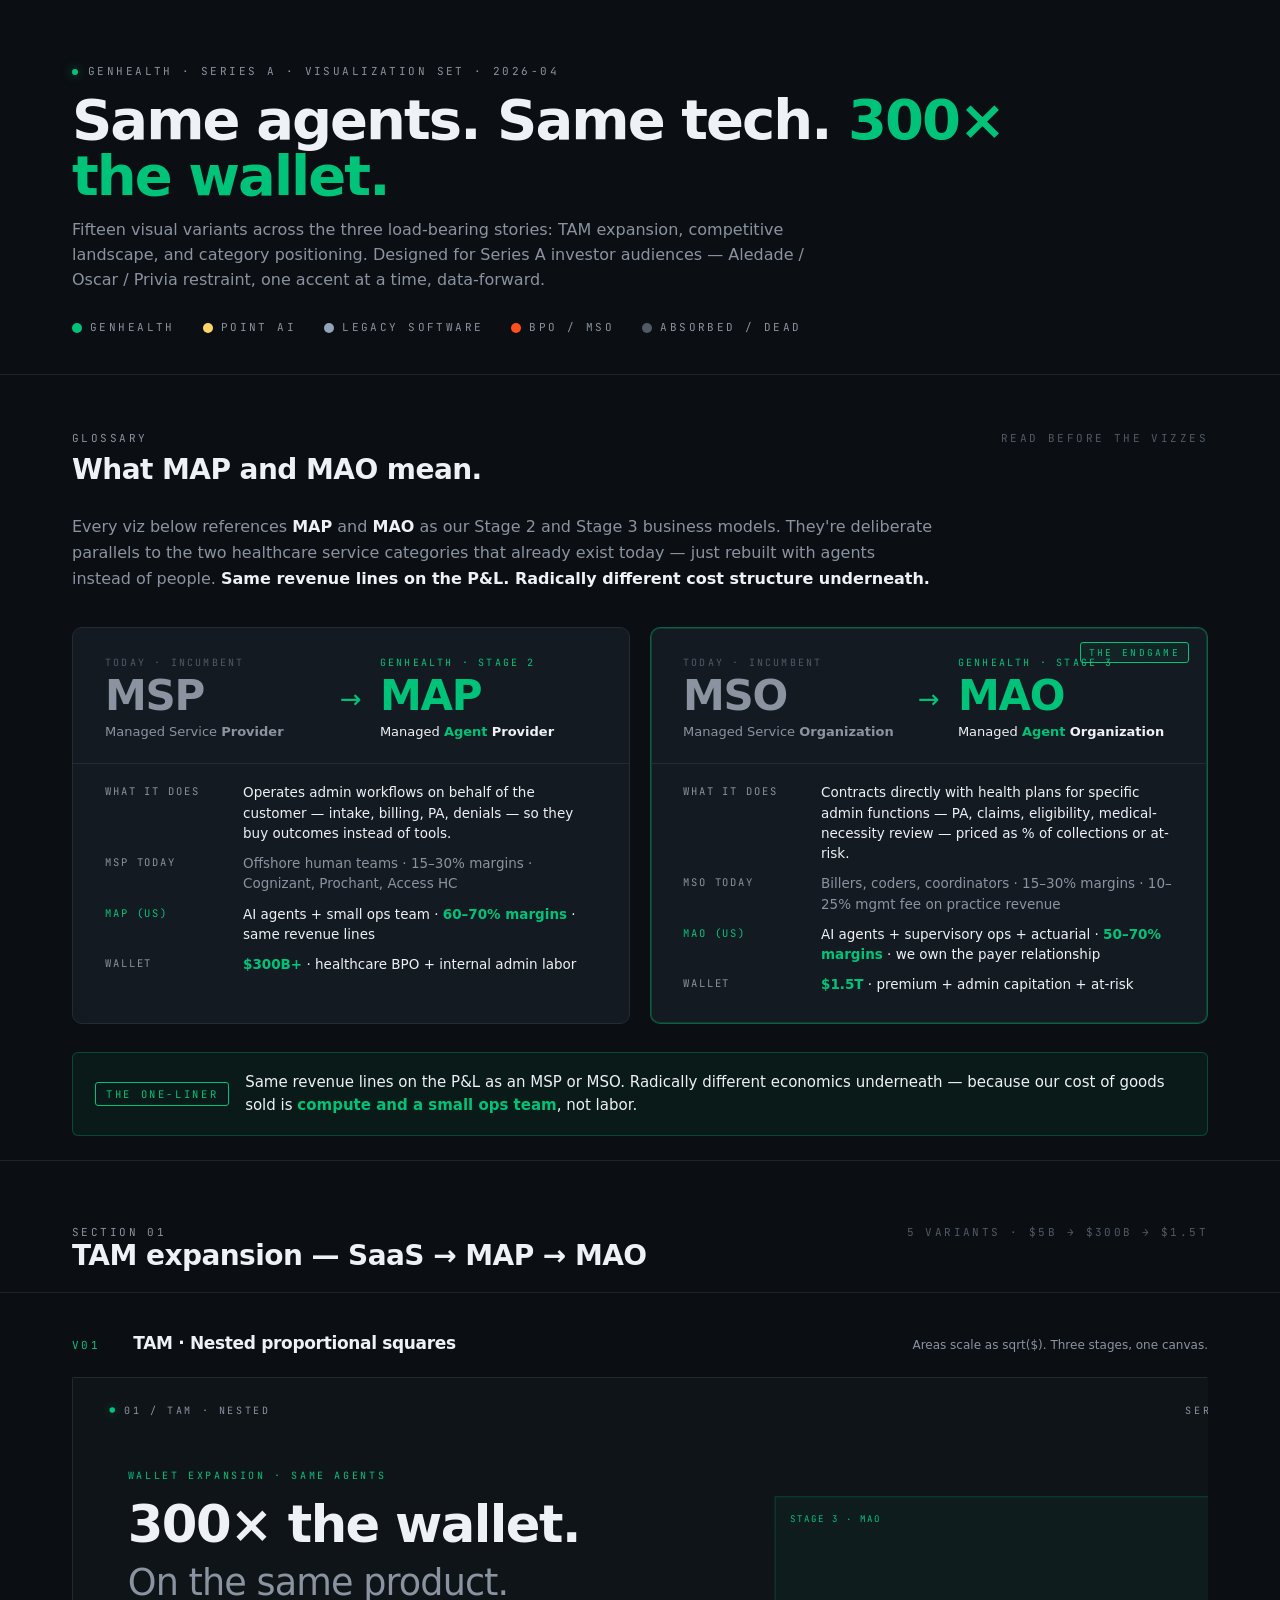
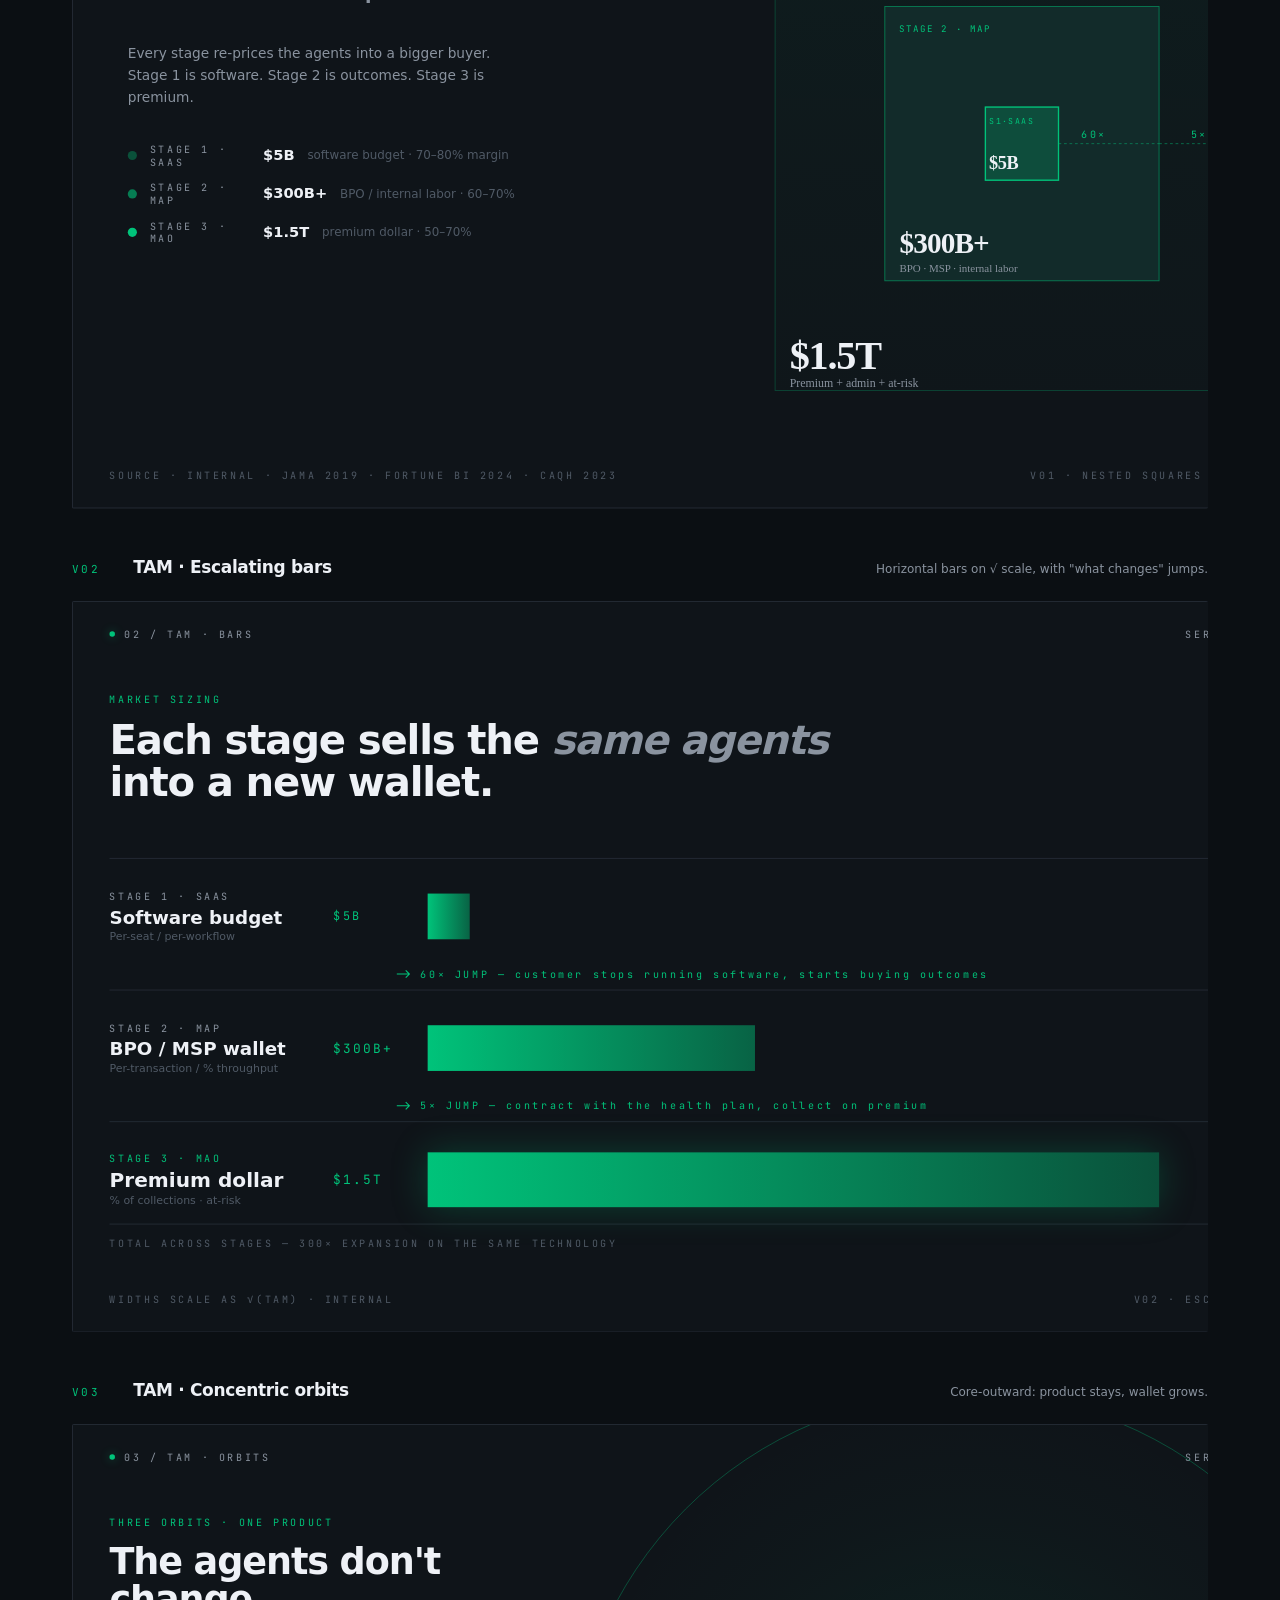
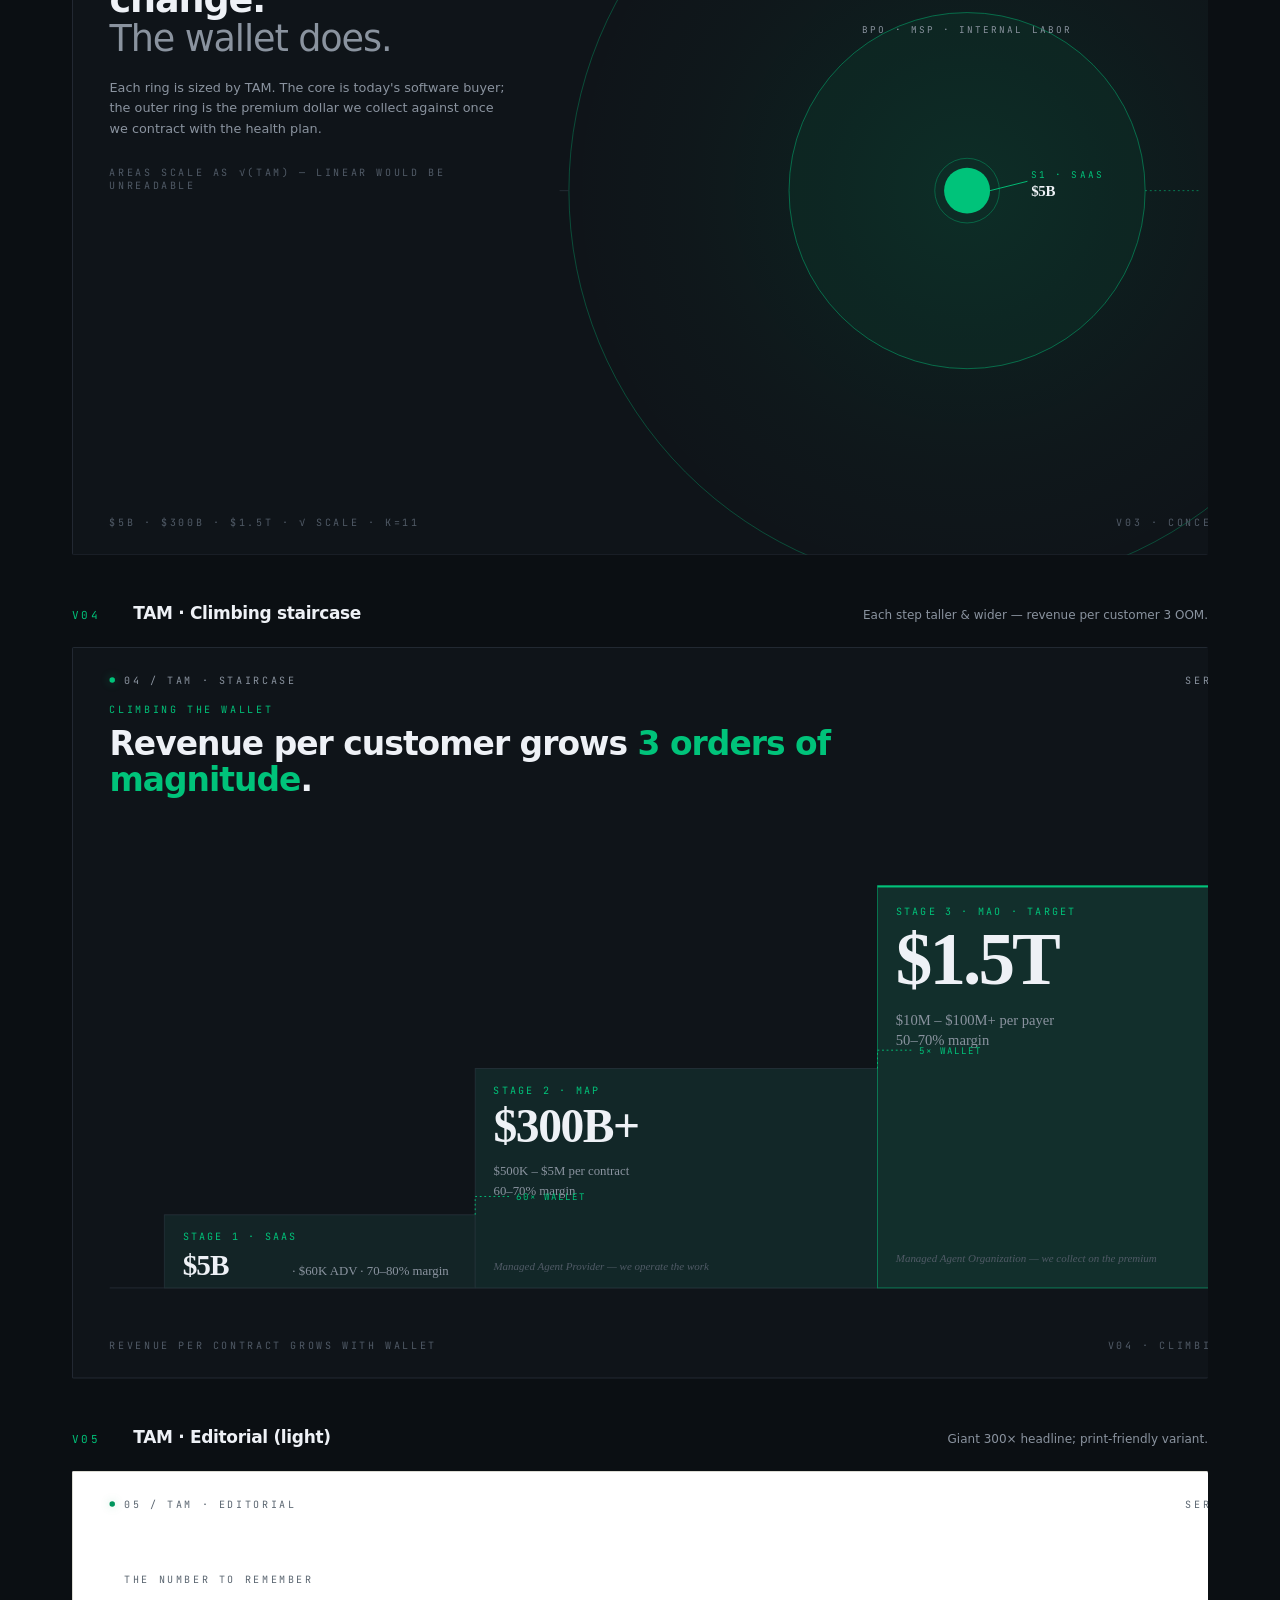
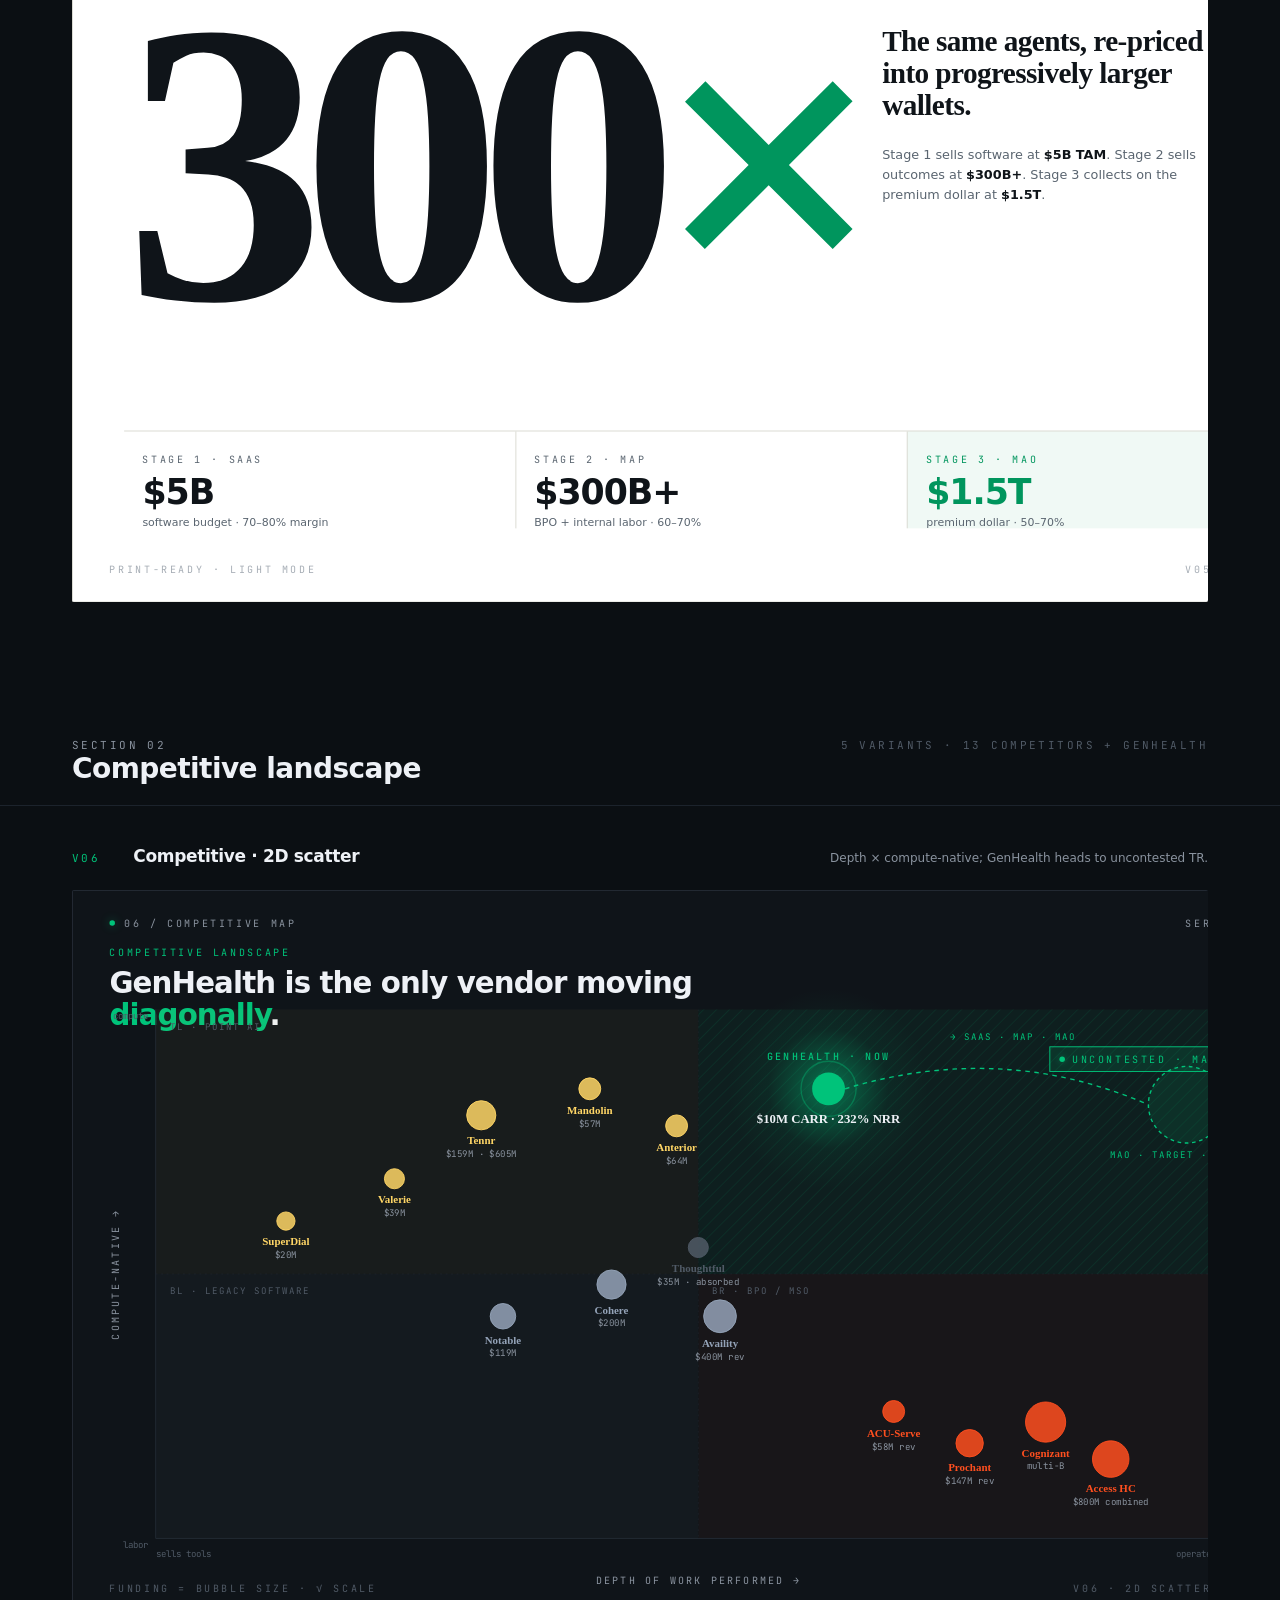
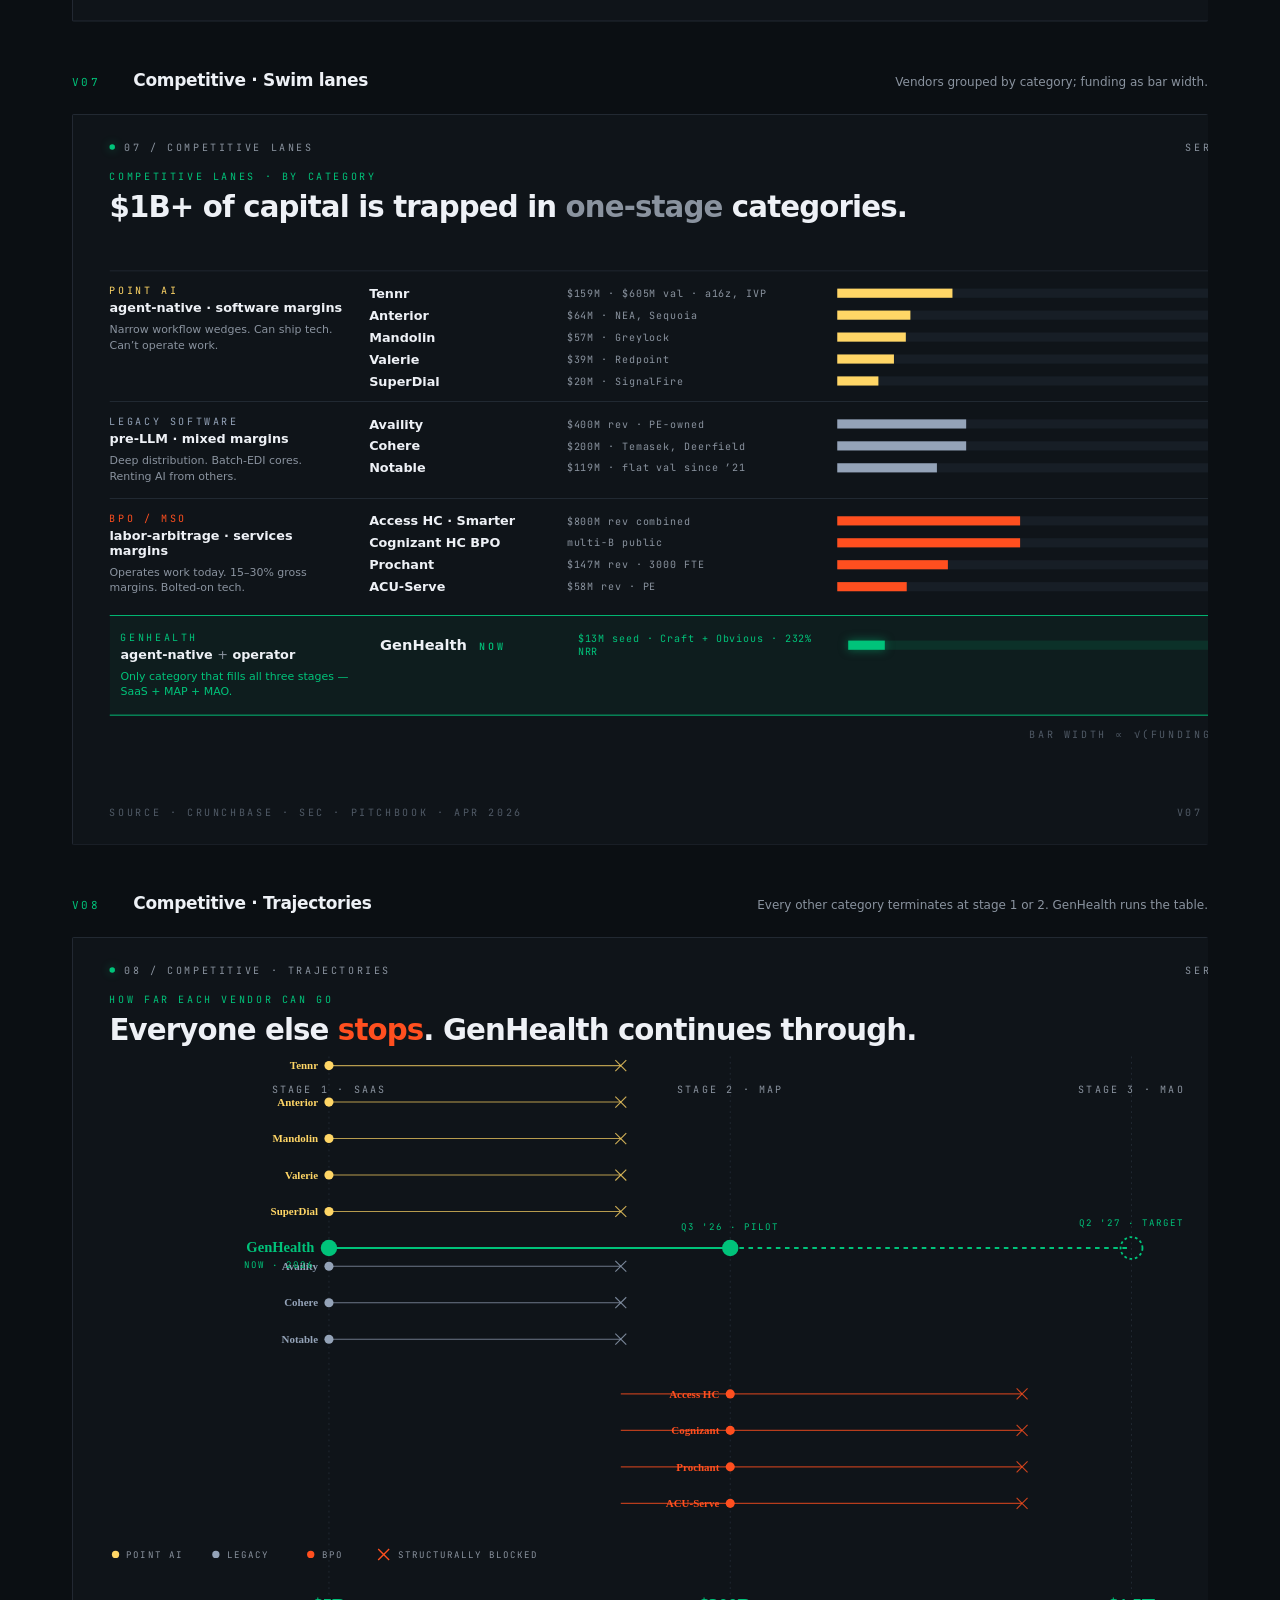
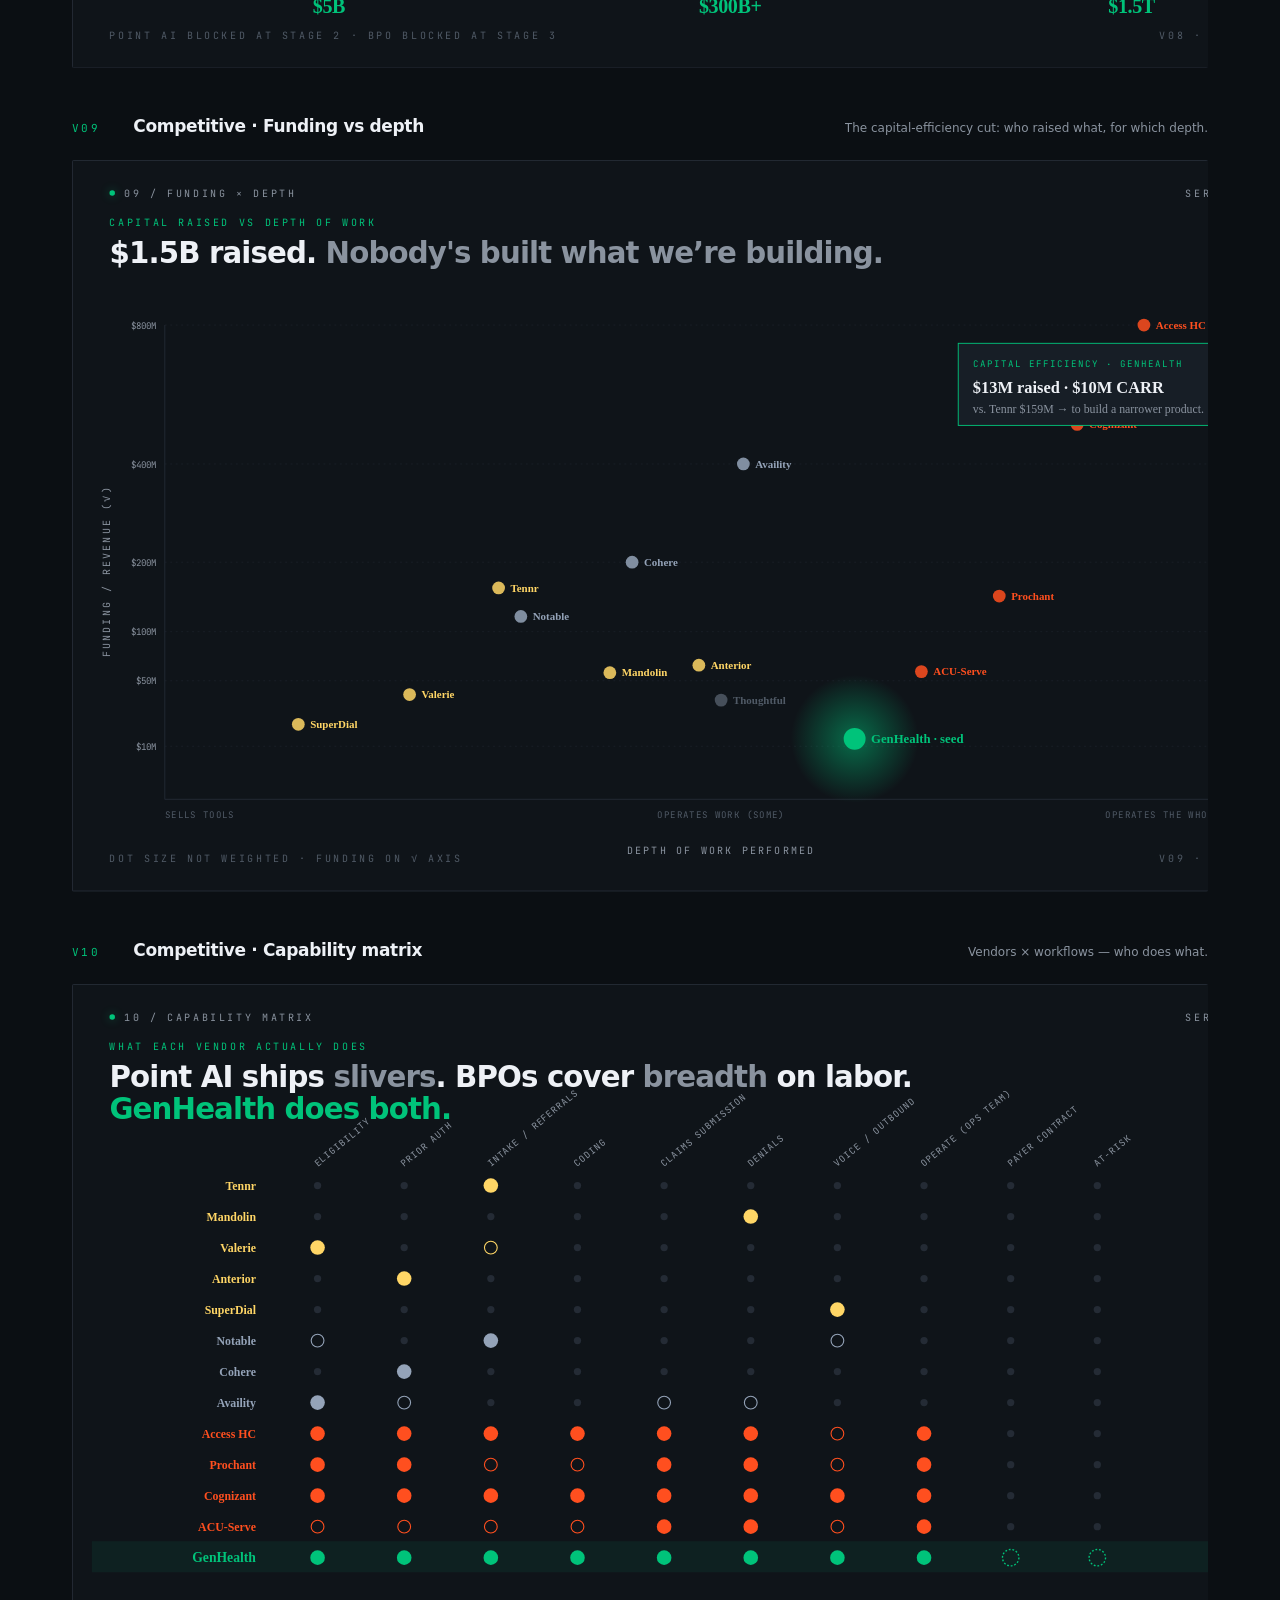
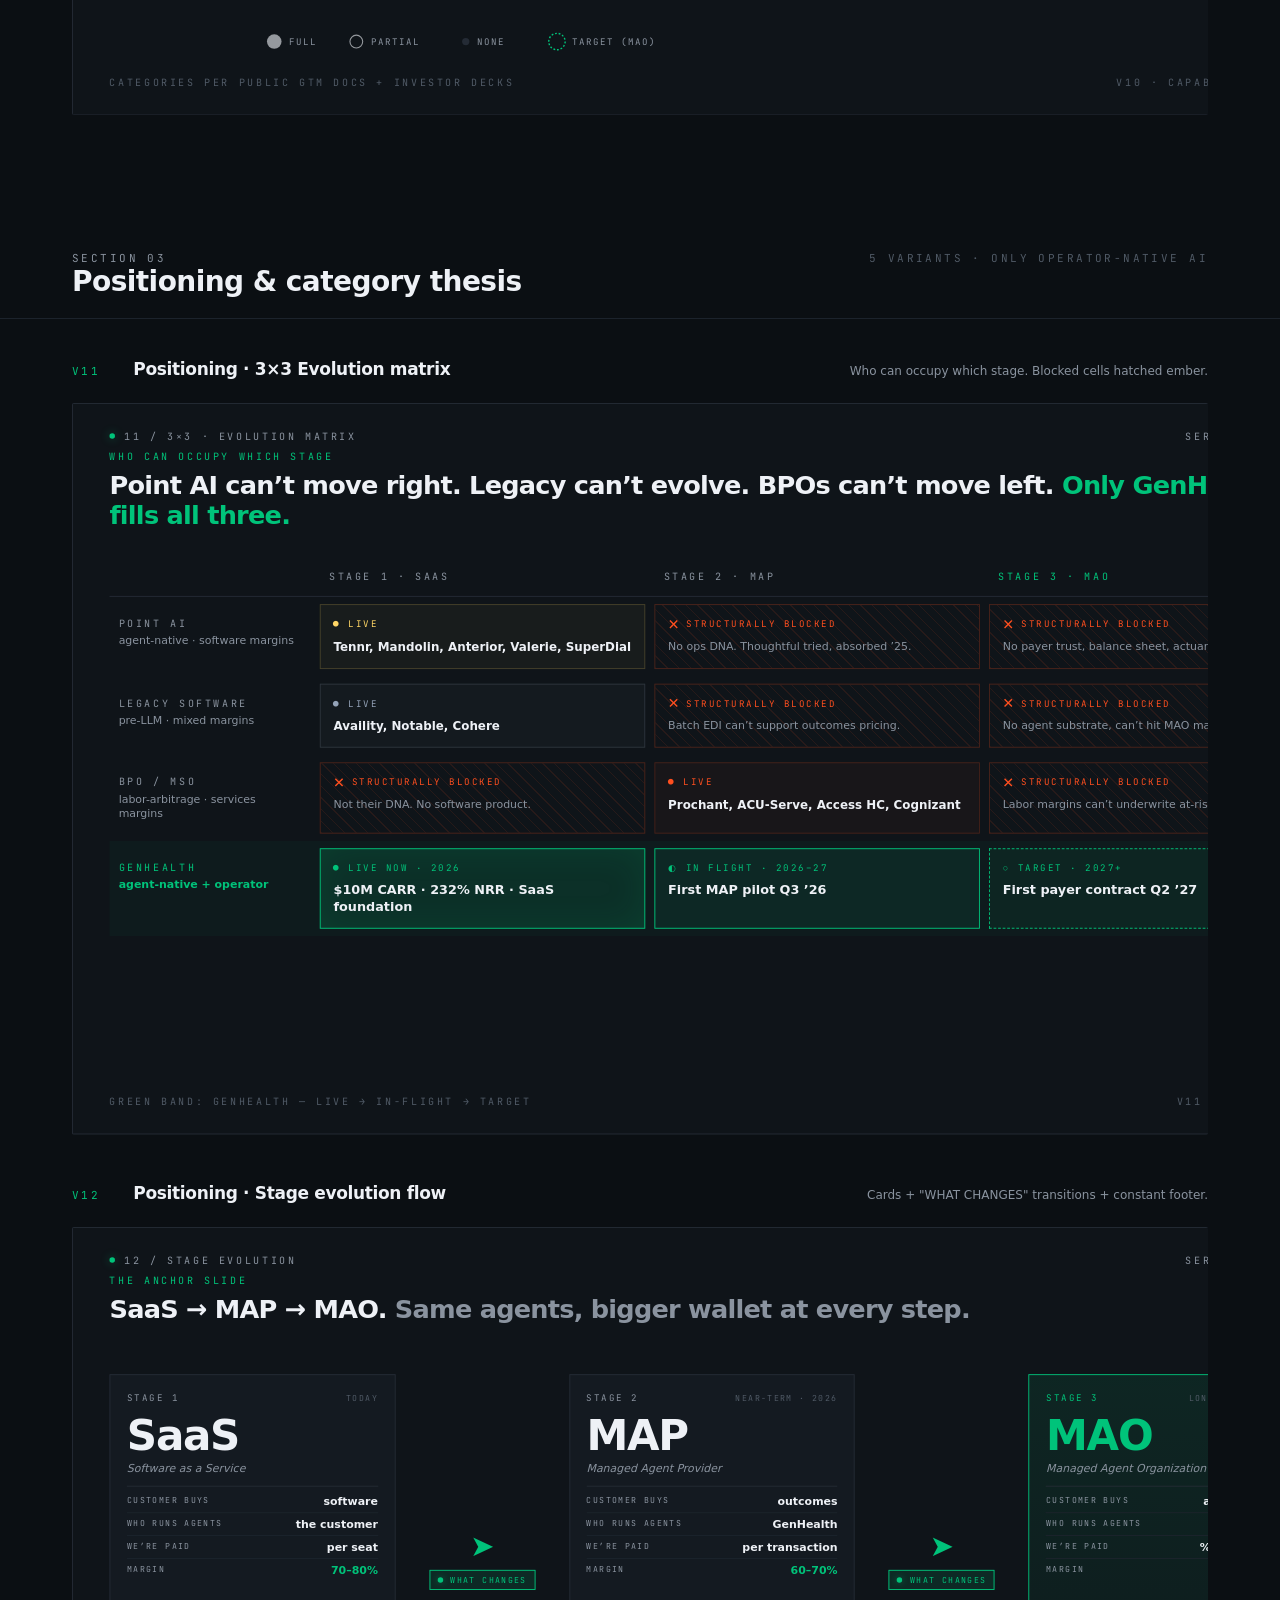
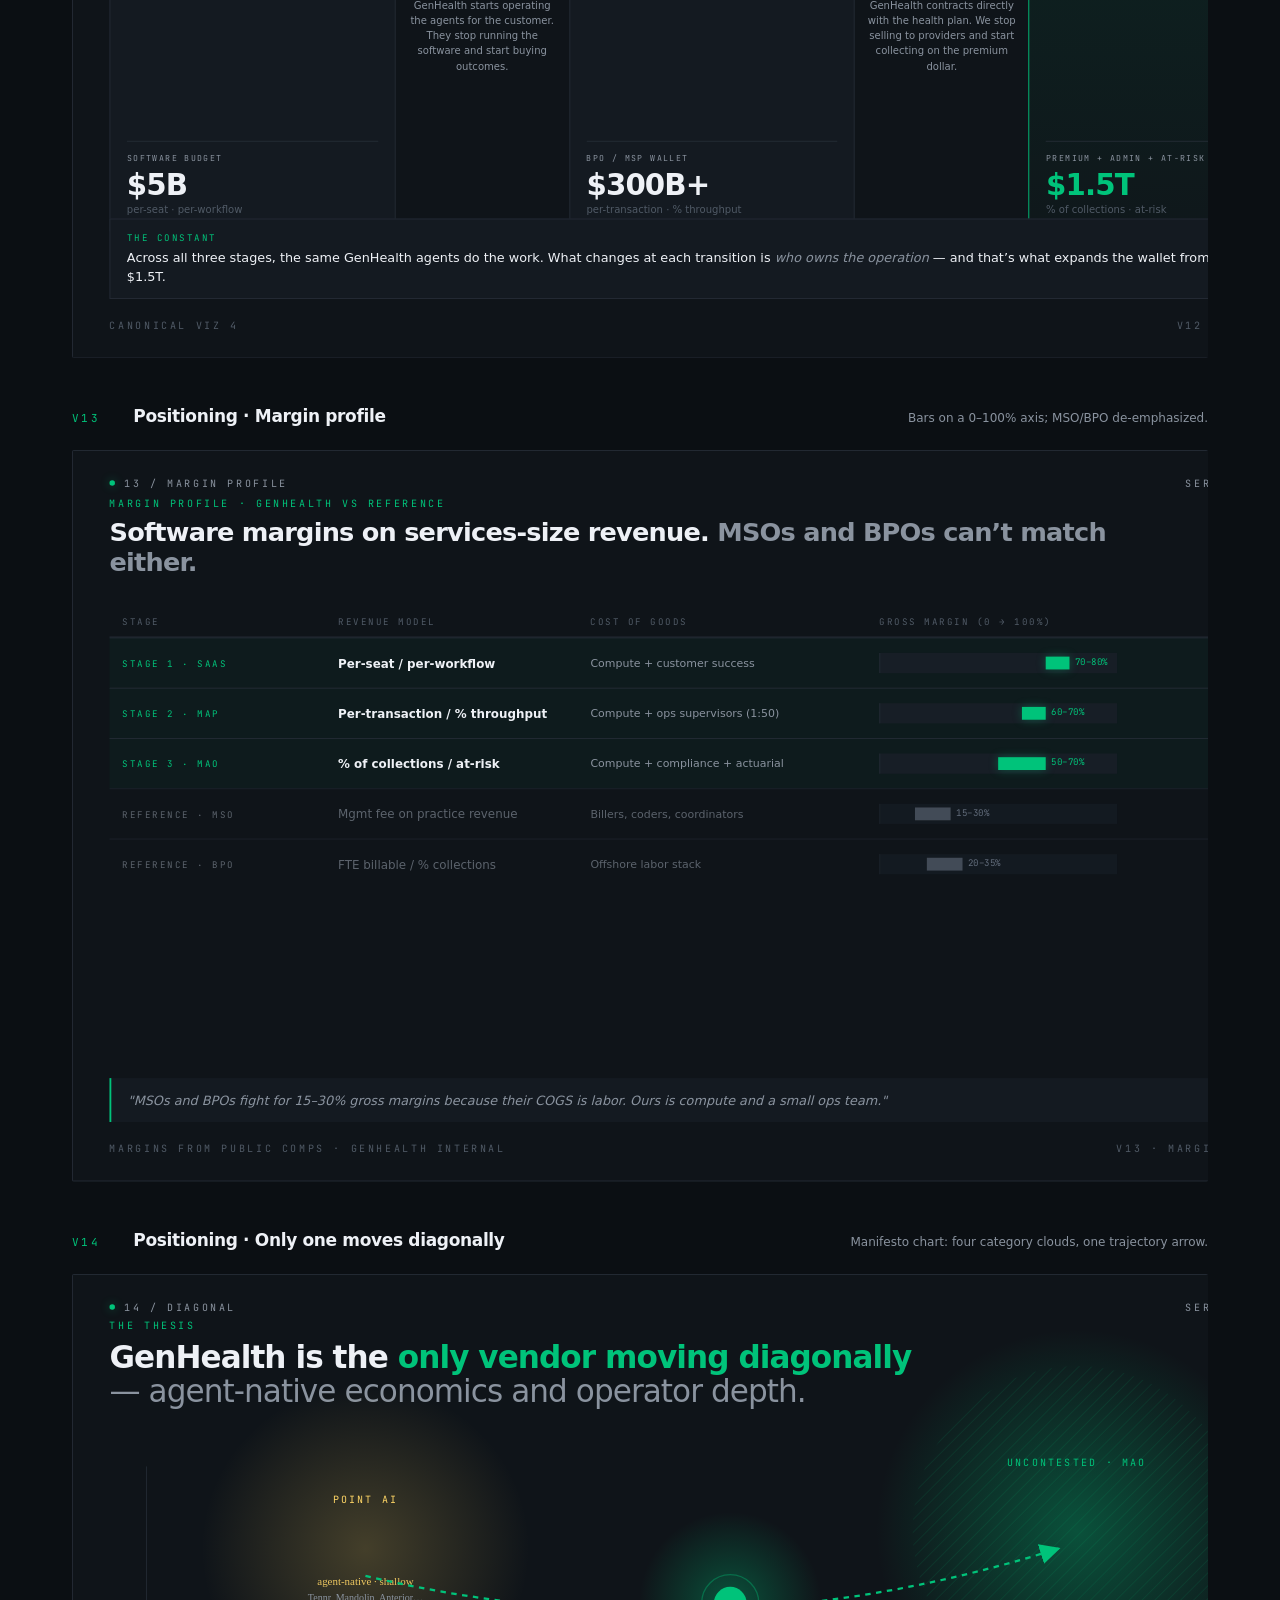
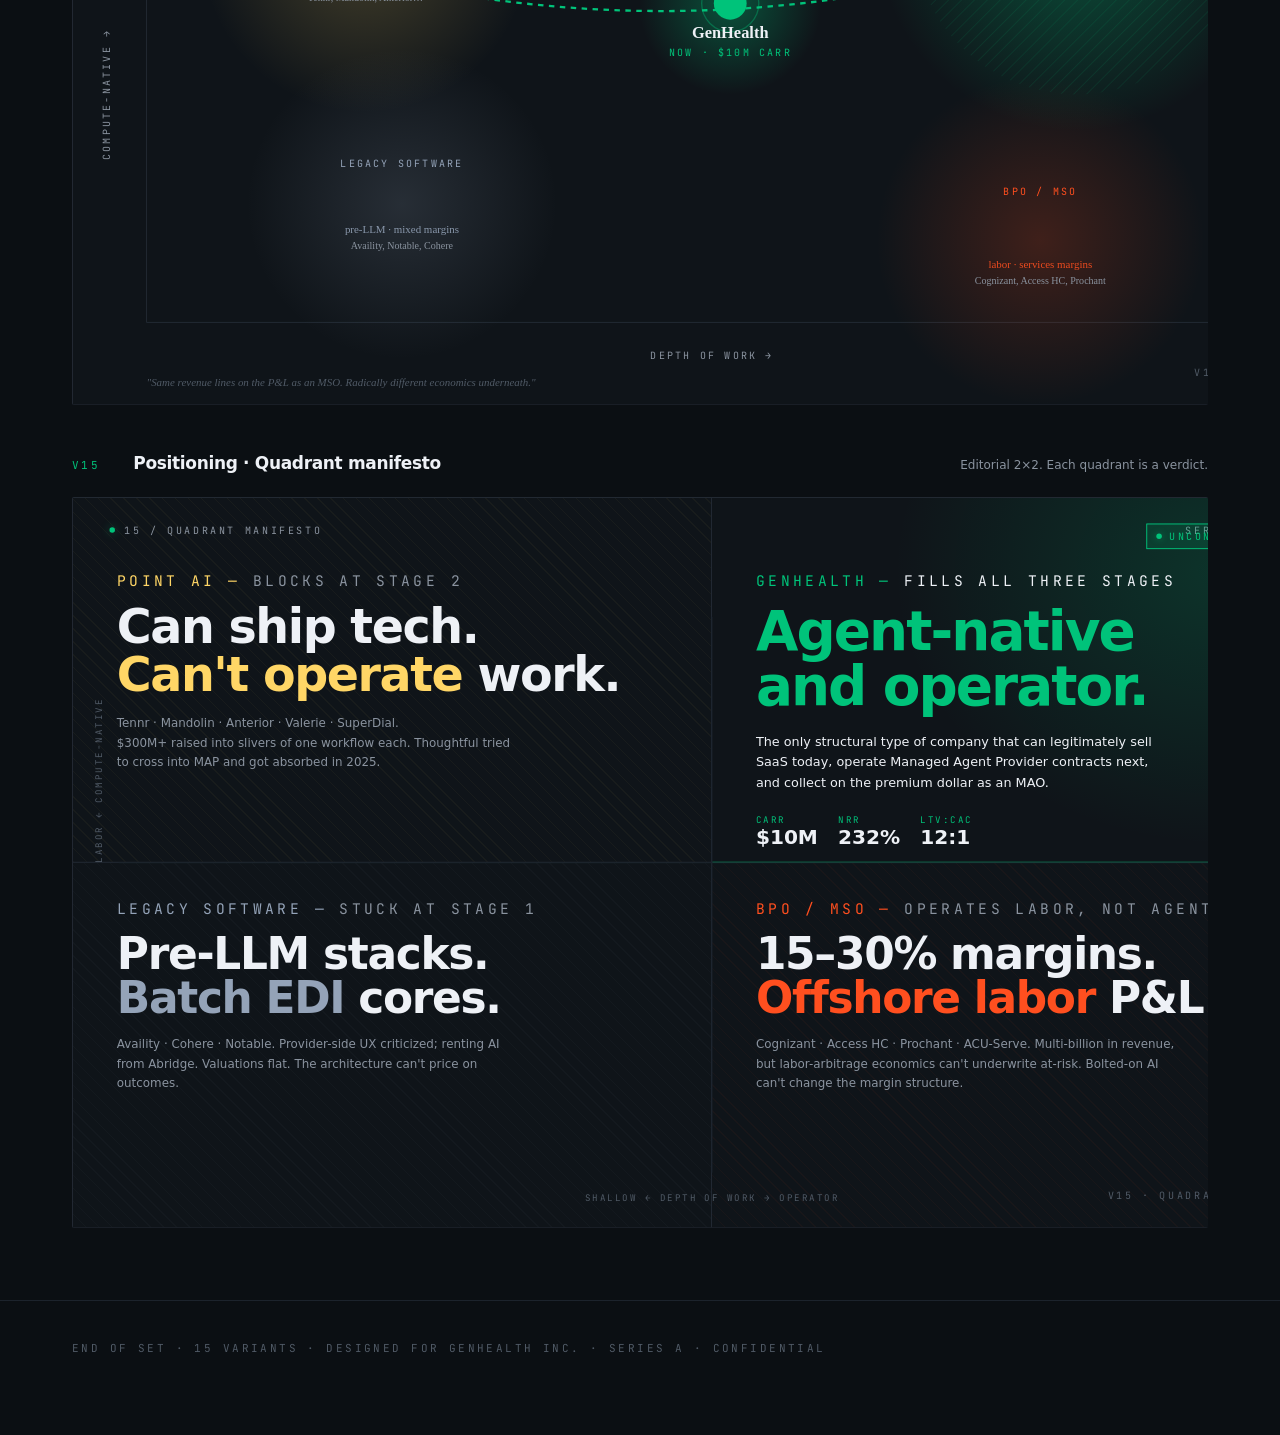
<file: visuals/index.html>
<!doctype html>
<html lang="en">
<head>
<meta charset="utf-8"/>
<title>GenHealth Series A — Visualization Set</title>
<meta name="viewport" content="width=device-width, initial-scale=1"/>
<link rel="preconnect" href="https://api.fontshare.com" crossorigin>
<link rel="stylesheet" href="https://api.fontshare.com/v2/css?f[]=switzer@400,500,600,700,800&display=swap">
<link rel="preconnect" href="https://fonts.googleapis.com">
<link rel="preconnect" href="https://fonts.gstatic.com" crossorigin>
<link rel="stylesheet" href="https://fonts.googleapis.com/css2?family=JetBrains+Mono:wght@400;500;600&display=swap">
<link rel="stylesheet" href="assets/tokens.css">
<link rel="stylesheet" href="assets/gallery.css">
</head>
<body>

<header class="gallery-top">
  <div class="eyebrow"><span class="dot"></span>GenHealth · Series A · Visualization Set · 2026-04</div>
  <h1>Same agents. Same tech. <span style="color:#00c37a">300× the wallet.</span></h1>
  <p>Fifteen visual variants across the three load-bearing stories: TAM expansion, competitive landscape, and category positioning. Designed for Series A investor audiences — Aledade / Oscar / Privia restraint, one accent at a time, data-forward.</p>
  <div class="legend">
    <span><span class="sw" style="background:#00c37a"></span>GenHealth</span>
    <span><span class="sw" style="background:#ffd666"></span>Point AI</span>
    <span><span class="sw" style="background:#94a3b8"></span>Legacy software</span>
    <span><span class="sw" style="background:#ff4f1f"></span>BPO / MSO</span>
    <span><span class="sw" style="background:#505a66"></span>Absorbed / dead</span>
  </div>
</header>

<!-- =====================================================================
     GLOSSARY — what MAP and MAO mean
     The whole thesis in one view: we're converting the two incumbent
     healthcare service categories (MSP and MSO) into their AI-native
     equivalents (MAP and MAO). Read this before the vizzes.
     ===================================================================== -->
<section style="padding:56px 72px 24px;border-bottom:1px solid #1c232c">
  <div style="display:flex;align-items:baseline;justify-content:space-between;margin-bottom:28px;flex-wrap:wrap;gap:12px">
    <div>
      <div style="font-family:'JetBrains Mono',ui-monospace,Menlo,monospace;font-size:11px;letter-spacing:.22em;text-transform:uppercase;color:#8a939f">Glossary</div>
      <div style="font-weight:600;letter-spacing:-.02em;font-size:28px;margin-top:8px;color:#eef1f6">What MAP and MAO mean.</div>
    </div>
    <div style="font-family:'JetBrains Mono',ui-monospace,Menlo,monospace;font-size:11px;letter-spacing:.22em;color:#505a66;text-transform:uppercase">read before the vizzes</div>
  </div>

  <p style="color:#8a939f;font-size:16px;line-height:1.6;max-width:860px;margin:0 0 36px">
    Every viz below references <b style="color:#eef1f6">MAP</b> and <b style="color:#eef1f6">MAO</b> as our Stage 2 and Stage 3 business models. They're deliberate parallels to the two healthcare service categories that already exist today — just rebuilt with agents instead of people. <b style="color:#eef1f6">Same revenue lines on the P&amp;L. Radically different cost structure underneath.</b>
  </p>

  <div style="display:grid;grid-template-columns:1fr 1fr;gap:20px">

    <!-- MSP → MAP -->
    <div style="background:#141a21;border:1px solid #242b35;border-radius:10px;padding:28px 32px">
      <div style="display:grid;grid-template-columns:1fr auto 1fr;gap:18px;align-items:center;margin-bottom:22px">
        <div>
          <div style="font-family:'JetBrains Mono',ui-monospace,Menlo,monospace;font-size:10px;letter-spacing:.22em;color:#505a66;text-transform:uppercase;margin-bottom:6px">Today · incumbent</div>
          <div style="font-weight:700;font-size:42px;letter-spacing:-.03em;line-height:1;color:#8a939f">MSP</div>
          <div style="font-size:13px;color:#8a939f;margin-top:6px;line-height:1.4">Managed Service <b>Provider</b></div>
        </div>
        <div style="color:#00c37a;font-size:26px;line-height:1">→</div>
        <div>
          <div style="font-family:'JetBrains Mono',ui-monospace,Menlo,monospace;font-size:10px;letter-spacing:.22em;color:#00c37a;text-transform:uppercase;margin-bottom:6px">GenHealth · Stage 2</div>
          <div style="font-weight:700;font-size:42px;letter-spacing:-.03em;line-height:1;color:#00c37a">MAP</div>
          <div style="font-size:13px;color:#eef1f6;margin-top:6px;line-height:1.4">Managed <b style="color:#00c37a">Agent</b> <b>Provider</b></div>
        </div>
      </div>

      <div style="height:1px;background:#242b35;margin:0 -32px 18px"></div>

      <div style="display:grid;grid-template-columns:120px 1fr;gap:10px 18px;font-size:13.5px;line-height:1.5">
        <div style="font-family:'JetBrains Mono',ui-monospace,Menlo,monospace;font-size:10.5px;letter-spacing:.18em;color:#8a939f;text-transform:uppercase;padding-top:2px">What it does</div>
        <div style="color:#eef1f6">Operates admin workflows on behalf of the customer — intake, billing, PA, denials — so they buy outcomes instead of tools.</div>

        <div style="font-family:'JetBrains Mono',ui-monospace,Menlo,monospace;font-size:10.5px;letter-spacing:.18em;color:#8a939f;text-transform:uppercase;padding-top:2px">MSP today</div>
        <div style="color:#8a939f">Offshore human teams · 15–30% margins · Cognizant, Prochant, Access HC</div>

        <div style="font-family:'JetBrains Mono',ui-monospace,Menlo,monospace;font-size:10.5px;letter-spacing:.18em;color:#00c37a;text-transform:uppercase;padding-top:2px">MAP (us)</div>
        <div style="color:#eef1f6">AI agents + small ops team · <b style="color:#00c37a">60–70% margins</b> · same revenue lines</div>

        <div style="font-family:'JetBrains Mono',ui-monospace,Menlo,monospace;font-size:10.5px;letter-spacing:.18em;color:#8a939f;text-transform:uppercase;padding-top:2px">Wallet</div>
        <div style="color:#eef1f6"><b style="color:#00c37a">$300B+</b> · healthcare BPO + internal admin labor</div>
      </div>
    </div>

    <!-- MSO → MAO -->
    <div style="background:#141a21;border:1px solid rgba(0,195,122,.4);border-radius:10px;padding:28px 32px;position:relative;box-shadow:0 0 0 1px rgba(0,195,122,.2) inset">
      <div style="position:absolute;top:14px;right:18px;font-family:'JetBrains Mono',ui-monospace,Menlo,monospace;font-size:9.5px;letter-spacing:.24em;color:#00c37a;text-transform:uppercase;border:1px solid #00c37a;padding:3px 8px;border-radius:3px;background:rgba(0,195,122,.06)">The endgame</div>

      <div style="display:grid;grid-template-columns:1fr auto 1fr;gap:18px;align-items:center;margin-bottom:22px">
        <div>
          <div style="font-family:'JetBrains Mono',ui-monospace,Menlo,monospace;font-size:10px;letter-spacing:.22em;color:#505a66;text-transform:uppercase;margin-bottom:6px">Today · incumbent</div>
          <div style="font-weight:700;font-size:42px;letter-spacing:-.03em;line-height:1;color:#8a939f">MSO</div>
          <div style="font-size:13px;color:#8a939f;margin-top:6px;line-height:1.4">Managed Service <b>Organization</b></div>
        </div>
        <div style="color:#00c37a;font-size:26px;line-height:1">→</div>
        <div>
          <div style="font-family:'JetBrains Mono',ui-monospace,Menlo,monospace;font-size:10px;letter-spacing:.22em;color:#00c37a;text-transform:uppercase;margin-bottom:6px">GenHealth · Stage 3</div>
          <div style="font-weight:700;font-size:42px;letter-spacing:-.03em;line-height:1;color:#00c37a">MAO</div>
          <div style="font-size:13px;color:#eef1f6;margin-top:6px;line-height:1.4">Managed <b style="color:#00c37a">Agent</b> <b>Organization</b></div>
        </div>
      </div>

      <div style="height:1px;background:#242b35;margin:0 -32px 18px"></div>

      <div style="display:grid;grid-template-columns:120px 1fr;gap:10px 18px;font-size:13.5px;line-height:1.5">
        <div style="font-family:'JetBrains Mono',ui-monospace,Menlo,monospace;font-size:10.5px;letter-spacing:.18em;color:#8a939f;text-transform:uppercase;padding-top:2px">What it does</div>
        <div style="color:#eef1f6">Contracts directly with health plans for specific admin functions — PA, claims, eligibility, medical-necessity review — priced as % of collections or at-risk.</div>

        <div style="font-family:'JetBrains Mono',ui-monospace,Menlo,monospace;font-size:10.5px;letter-spacing:.18em;color:#8a939f;text-transform:uppercase;padding-top:2px">MSO today</div>
        <div style="color:#8a939f">Billers, coders, coordinators · 15–30% margins · 10–25% mgmt fee on practice revenue</div>

        <div style="font-family:'JetBrains Mono',ui-monospace,Menlo,monospace;font-size:10.5px;letter-spacing:.18em;color:#00c37a;text-transform:uppercase;padding-top:2px">MAO (us)</div>
        <div style="color:#eef1f6">AI agents + supervisory ops + actuarial · <b style="color:#00c37a">50–70% margins</b> · we own the payer relationship</div>

        <div style="font-family:'JetBrains Mono',ui-monospace,Menlo,monospace;font-size:10.5px;letter-spacing:.18em;color:#8a939f;text-transform:uppercase;padding-top:2px">Wallet</div>
        <div style="color:#eef1f6"><b style="color:#00c37a">$1.5T</b> · premium + admin capitation + at-risk</div>
      </div>
    </div>

  </div>

  <div style="margin-top:28px;padding:18px 22px;background:rgba(0,195,122,.06);border:1px solid rgba(0,195,122,.28);border-radius:6px;display:grid;grid-template-columns:auto 1fr;gap:16px;align-items:center">
    <div style="font-family:'JetBrains Mono',ui-monospace,Menlo,monospace;font-size:10.5px;letter-spacing:.25em;color:#00c37a;text-transform:uppercase;padding:4px 10px;border:1px solid #00c37a;border-radius:3px;white-space:nowrap">The one-liner</div>
    <div style="color:#eef1f6;font-size:15px;line-height:1.55">
      Same revenue lines on the P&amp;L as an MSP or MSO. Radically different economics underneath — because our cost of goods sold is <b style="color:#00c37a">compute and a small ops team</b>, not labor.
    </div>
  </div>
</section>

<!-- TAM =================================================================== -->
<div class="section-header">
  <div>
    <div class="l">Section 01</div>
    <div class="t">TAM expansion — SaaS → MAP → MAO</div>
  </div>
  <div class="c">5 variants · $5B → $300B → $1.5T</div>
</div>
<div class="viz-wrap" id="tam-section"></div>

<!-- COMPETITORS =========================================================== -->
<div class="section-header">
  <div>
    <div class="l">Section 02</div>
    <div class="t">Competitive landscape</div>
  </div>
  <div class="c">5 variants · 13 competitors + GenHealth</div>
</div>
<div class="viz-wrap" id="comp-section"></div>

<!-- POSITIONING =========================================================== -->
<div class="section-header">
  <div>
    <div class="l">Section 03</div>
    <div class="t">Positioning & category thesis</div>
  </div>
  <div class="c">5 variants · Only operator-native AI</div>
</div>
<div class="viz-wrap" id="pos-section"></div>

<footer class="footer">
  End of set · 15 variants · Designed for GenHealth Inc. · Series A · confidential
</footer>

<!-- Viz modules, in order -->
<script src="vizzes/01-tam-nested-squares.js"></script>
<script src="vizzes/02-tam-escalating-bars.js"></script>
<script src="vizzes/03-tam-concentric-circles.js"></script>
<script src="vizzes/04-tam-staircase.js"></script>
<script src="vizzes/05-tam-editorial.js"></script>

<script src="vizzes/06-comp-scatter.js"></script>
<script src="vizzes/07-comp-swimlanes.js"></script>
<script src="vizzes/08-comp-trajectory.js"></script>
<script src="vizzes/09-comp-funding-rails.js"></script>
<script src="vizzes/10-comp-capabilities-matrix.js"></script>

<script src="vizzes/11-pos-3x3.js"></script>
<script src="vizzes/12-pos-flow.js"></script>
<script src="vizzes/13-pos-margin-table.js"></script>
<script src="vizzes/14-pos-diagonal.js"></script>
<script src="vizzes/15-pos-quadrant-manifesto.js"></script>

<script>
// Wire each viz into the gallery
(function(){
  const tam = document.getElementById('tam-section');
  const comp = document.getElementById('comp-section');
  const pos = document.getElementById('pos-section');

  function mount(target, index, name, desc, html){
    const card = document.createElement('div');
    card.className = 'viz-card';
    card.innerHTML = `
      <div class="viz-meta">
        <div><span class="ix">V${String(index).padStart(2,'0')}</span> &nbsp; <span class="name">${name}</span></div>
        <div class="desc">${desc}</div>
      </div>
      <div class="viz-scale"><div class="viz-scale-inner">${html}</div></div>
    `;
    target.appendChild(card);
  }

  // Call each viz module to get {name, desc, html}
  window.__VIZZES.forEach((v, i) => {
    const target = i < 5 ? tam : i < 10 ? comp : pos;
    mount(target, i + 1, v.name, v.desc, v.html);
  });

  // Scale the 1400px-wide vizzes to fit the viewport width
  function scale(){
    const containerW = document.querySelector('.viz-wrap').clientWidth;
    const s = Math.min(1, containerW / 1400);
    document.querySelectorAll('.viz-scale').forEach(wrap => {
      const inner = wrap.firstElementChild;
      inner.style.transformOrigin = 'top left';
      inner.style.transform = `scale(${s})`;
      // lock height after transform to avoid gap
      wrap.style.height = (800 * s) + 'px';
      inner.style.width = '1400px';
    });
  }
  scale();
  window.addEventListener('resize', scale);

  // Fire animations when each viz enters view
  const io = new IntersectionObserver((entries) => {
    entries.forEach(e => {
      if (e.isIntersecting) e.target.classList.add('in-view');
    });
  }, { threshold: 0.15 });
  document.querySelectorAll('.viz').forEach(el => io.observe(el));
})();
</script>

</body>
</html>
</file>
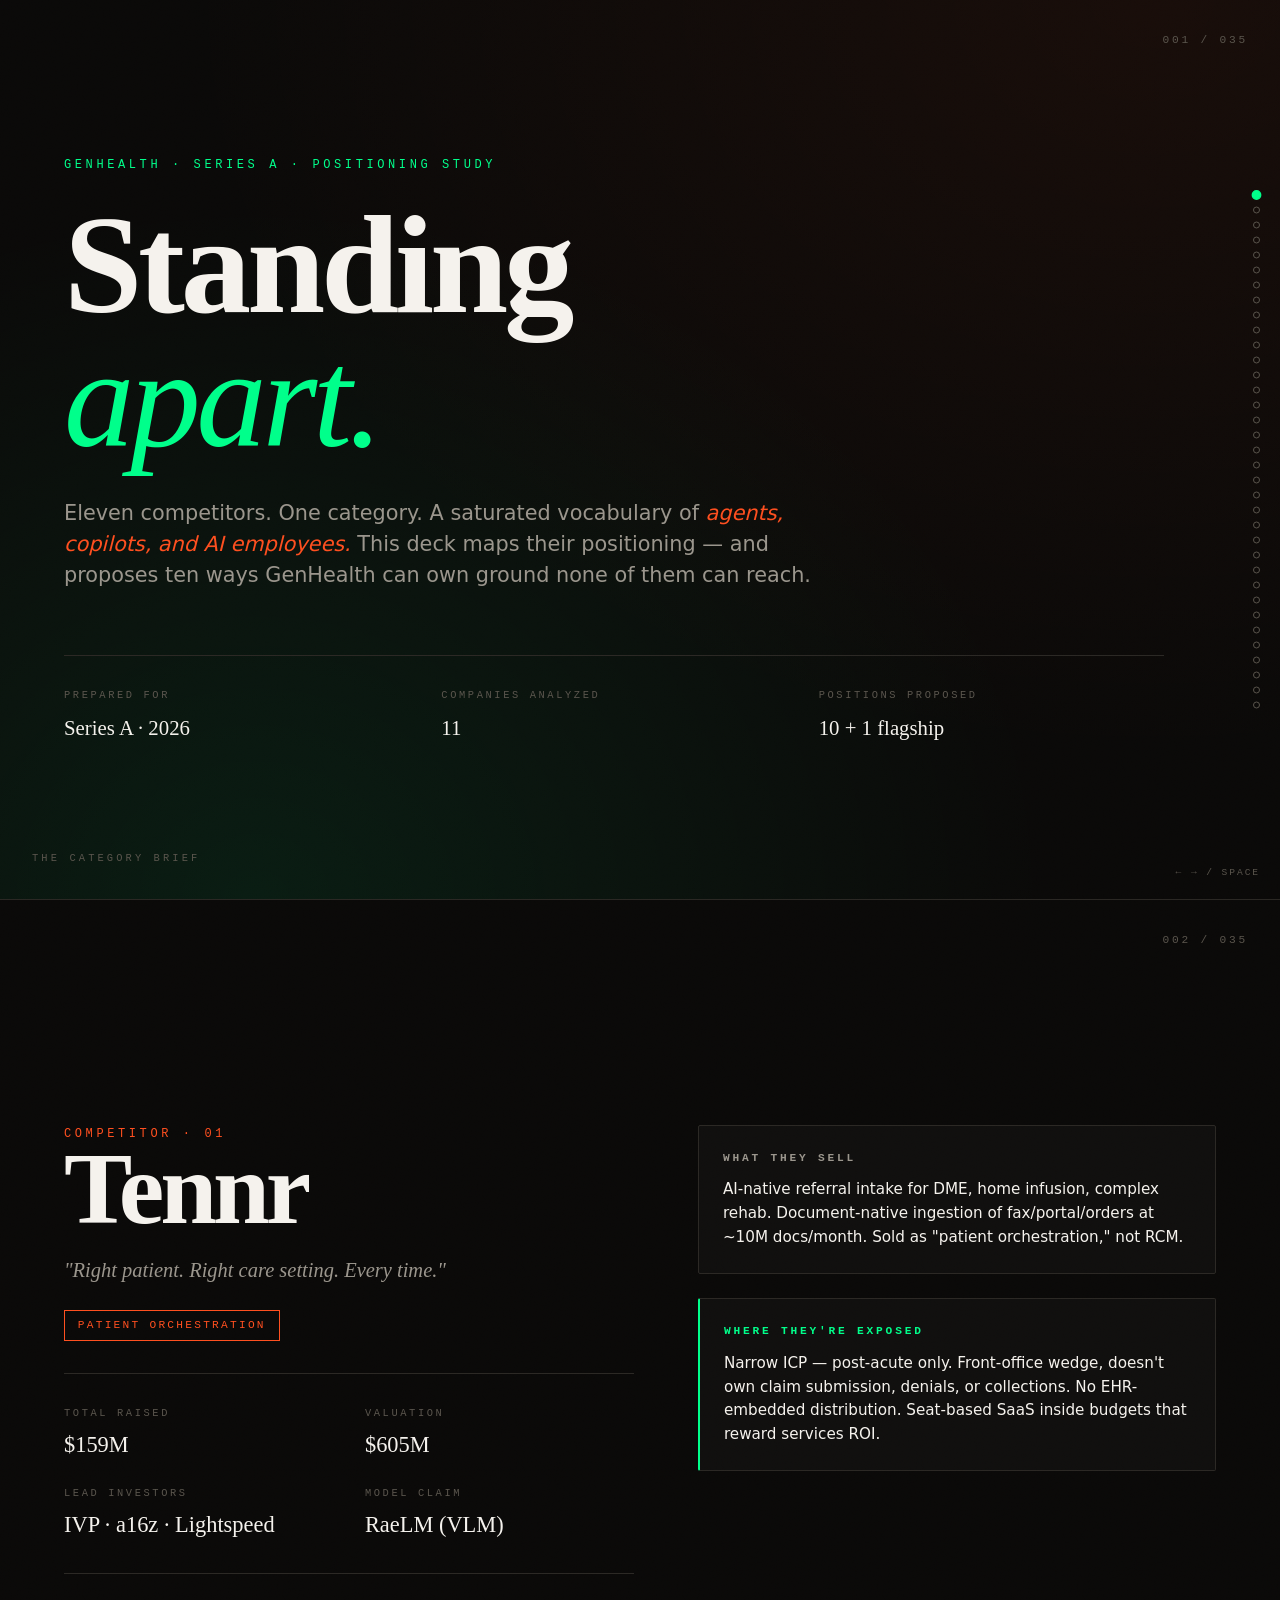
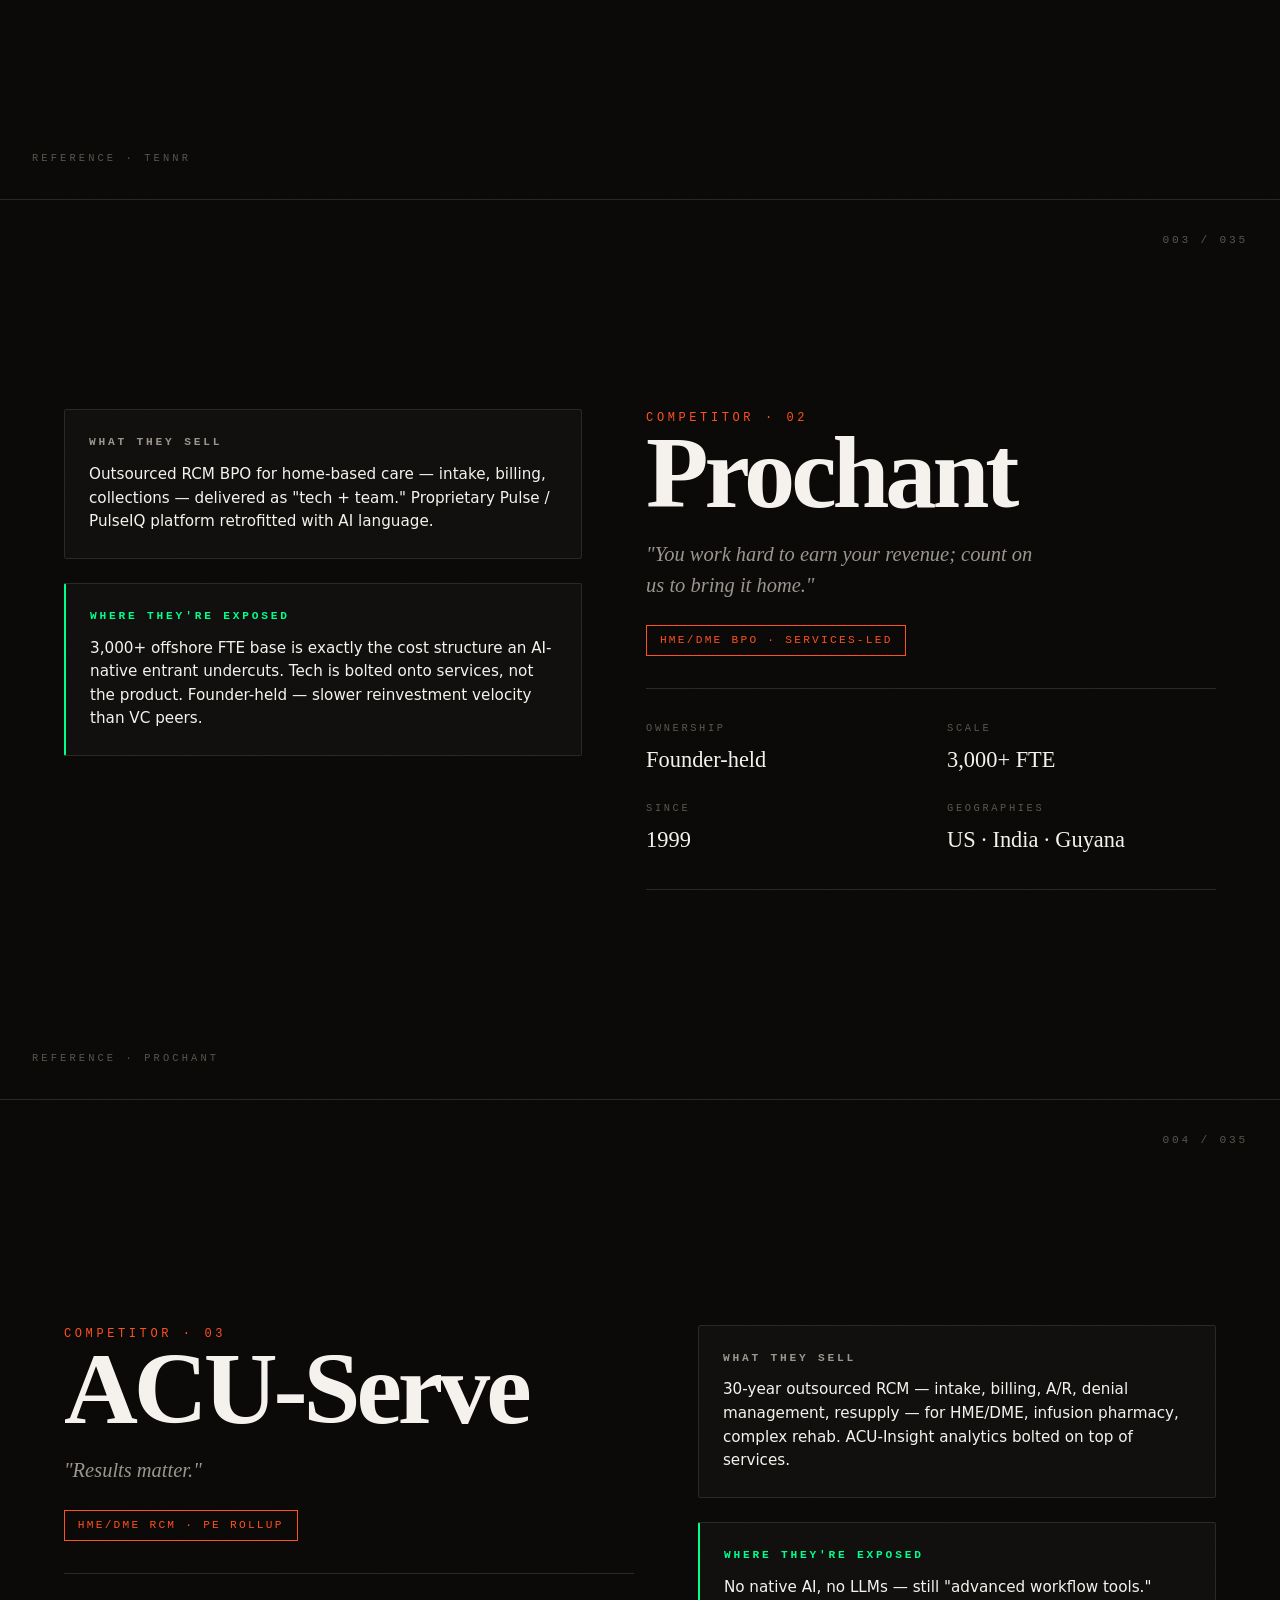
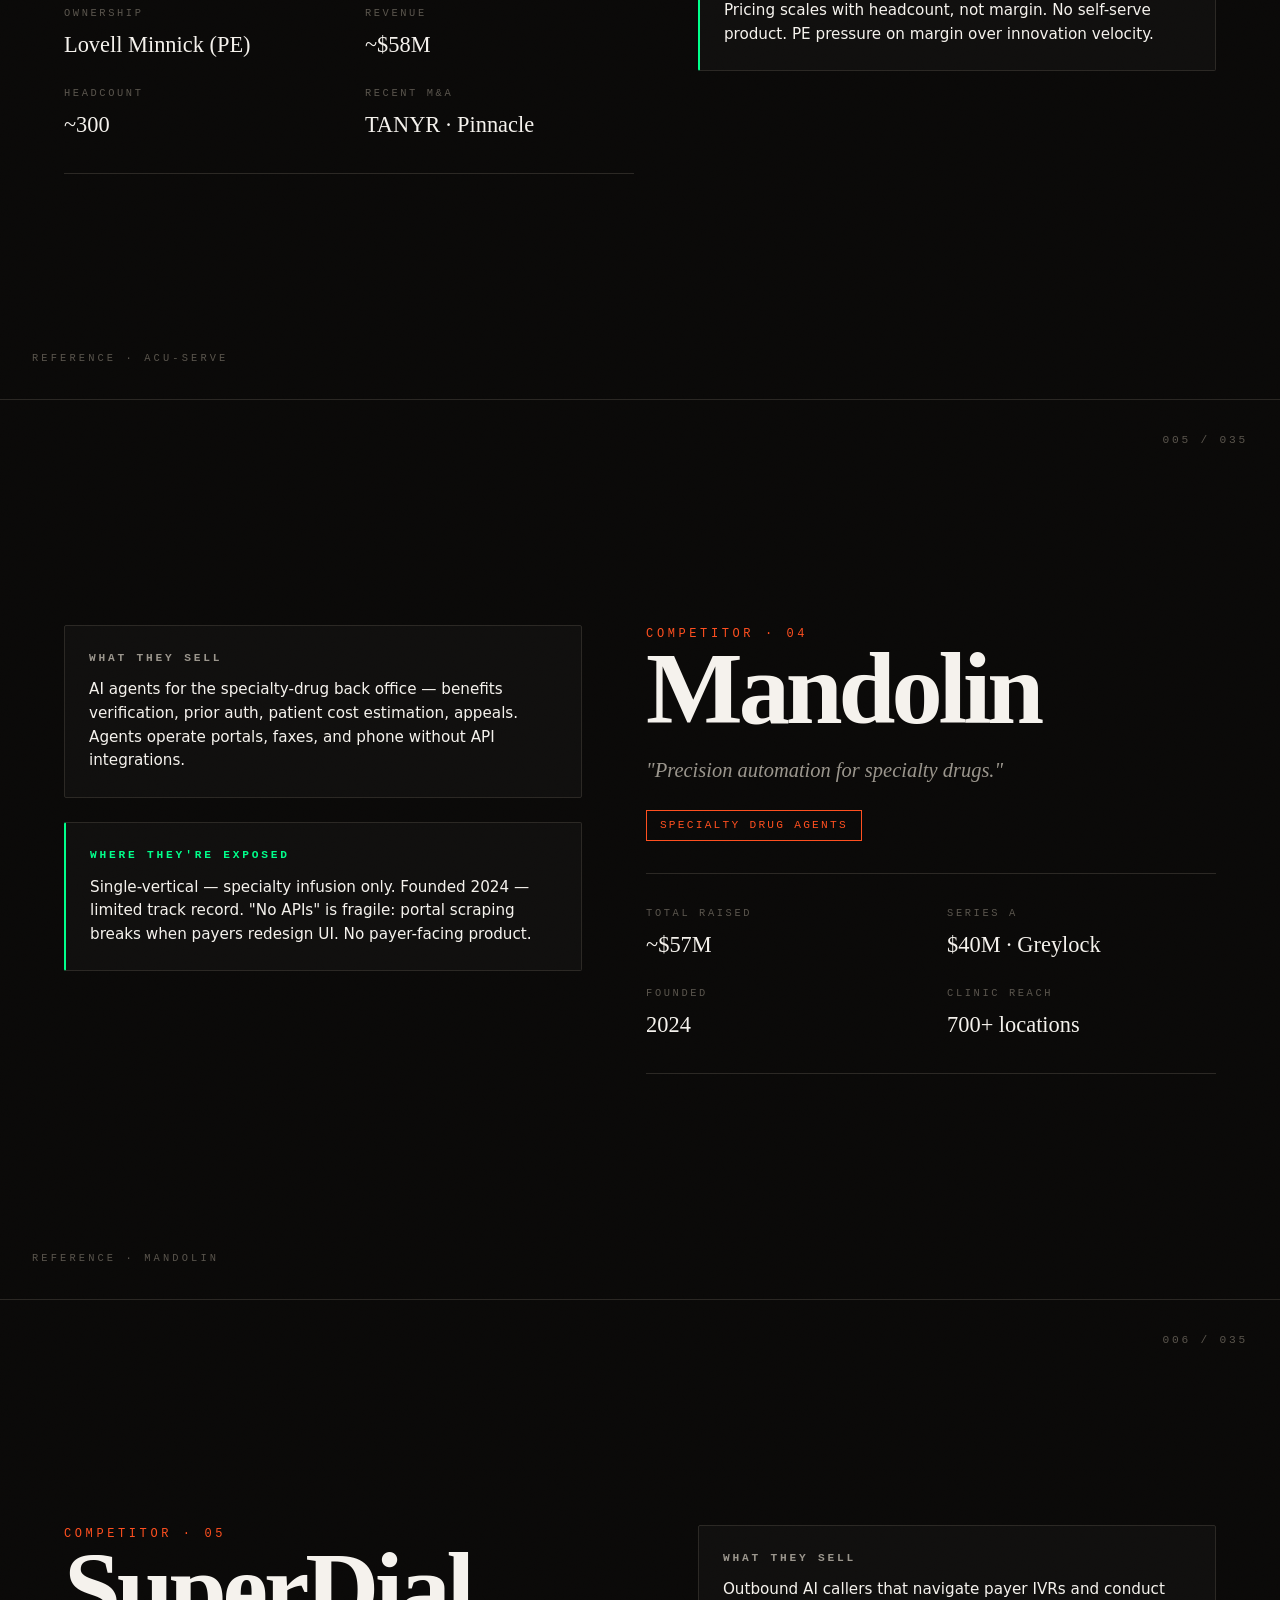
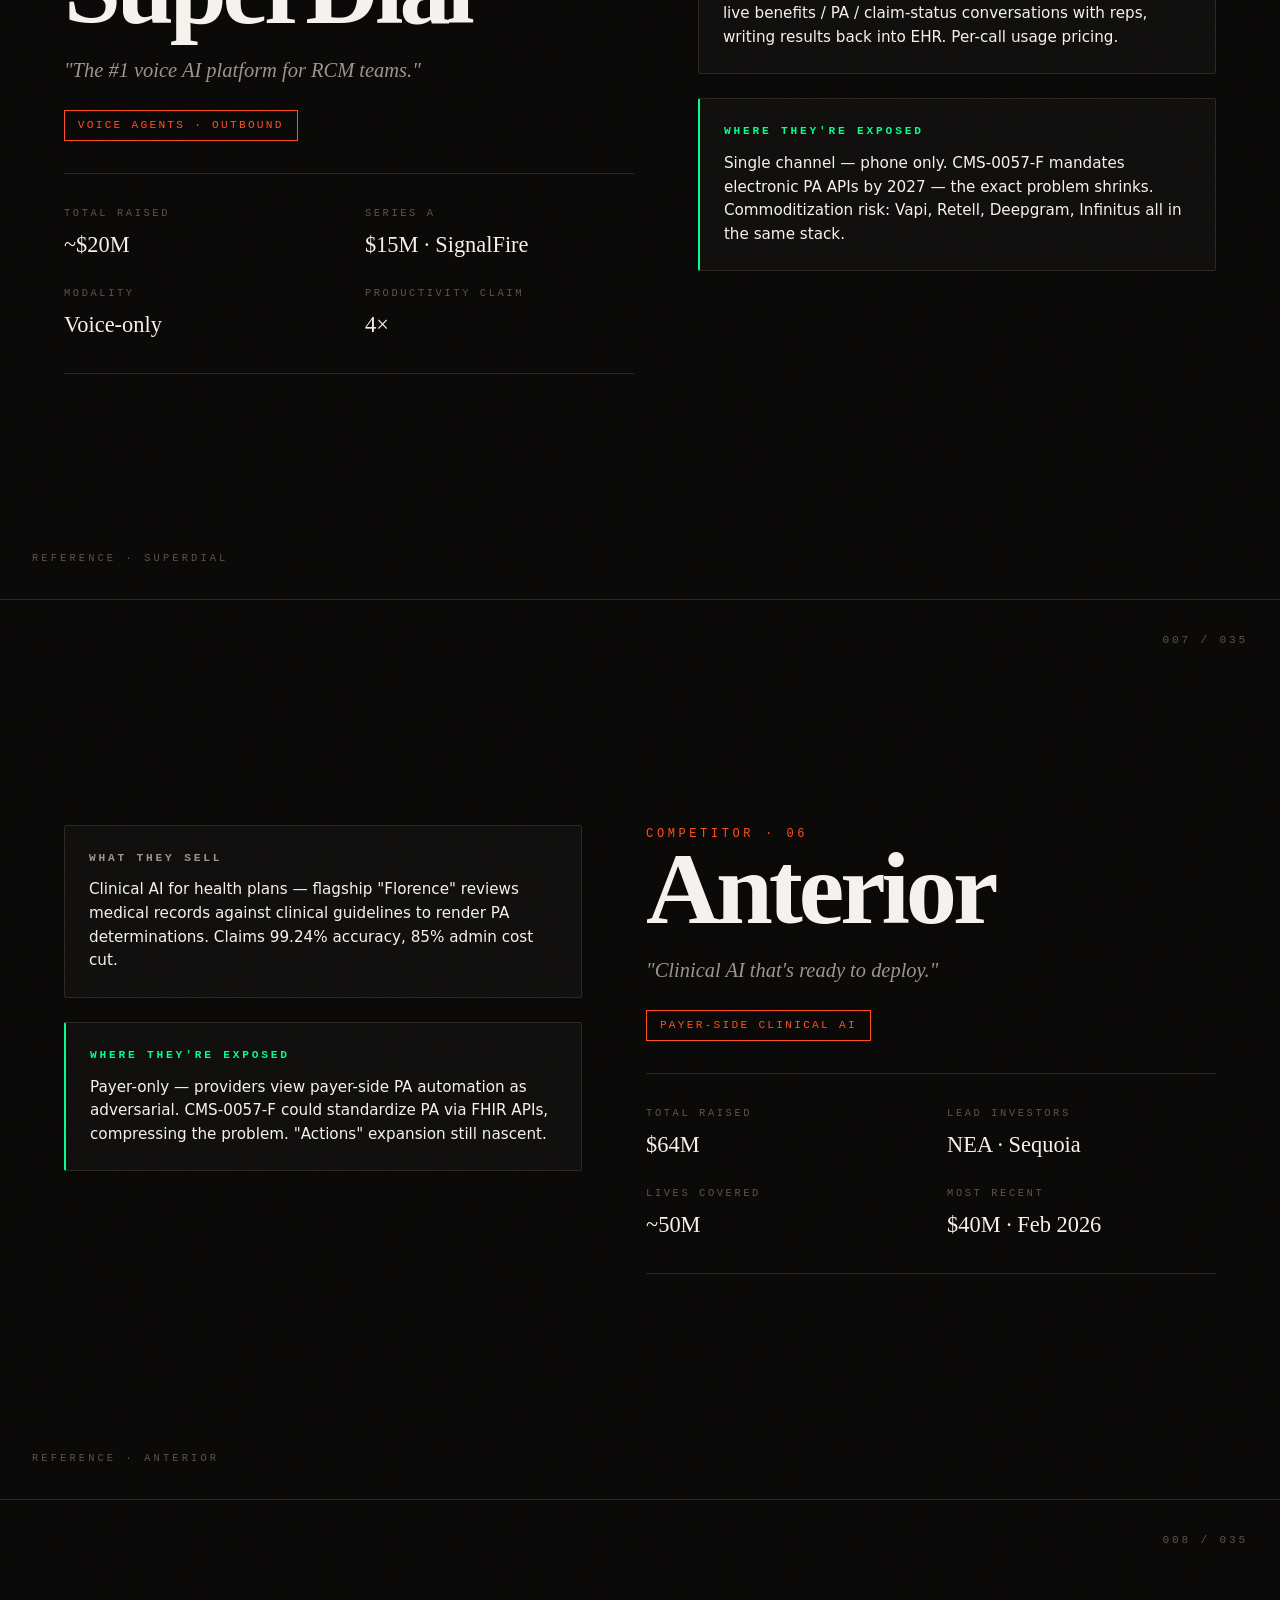
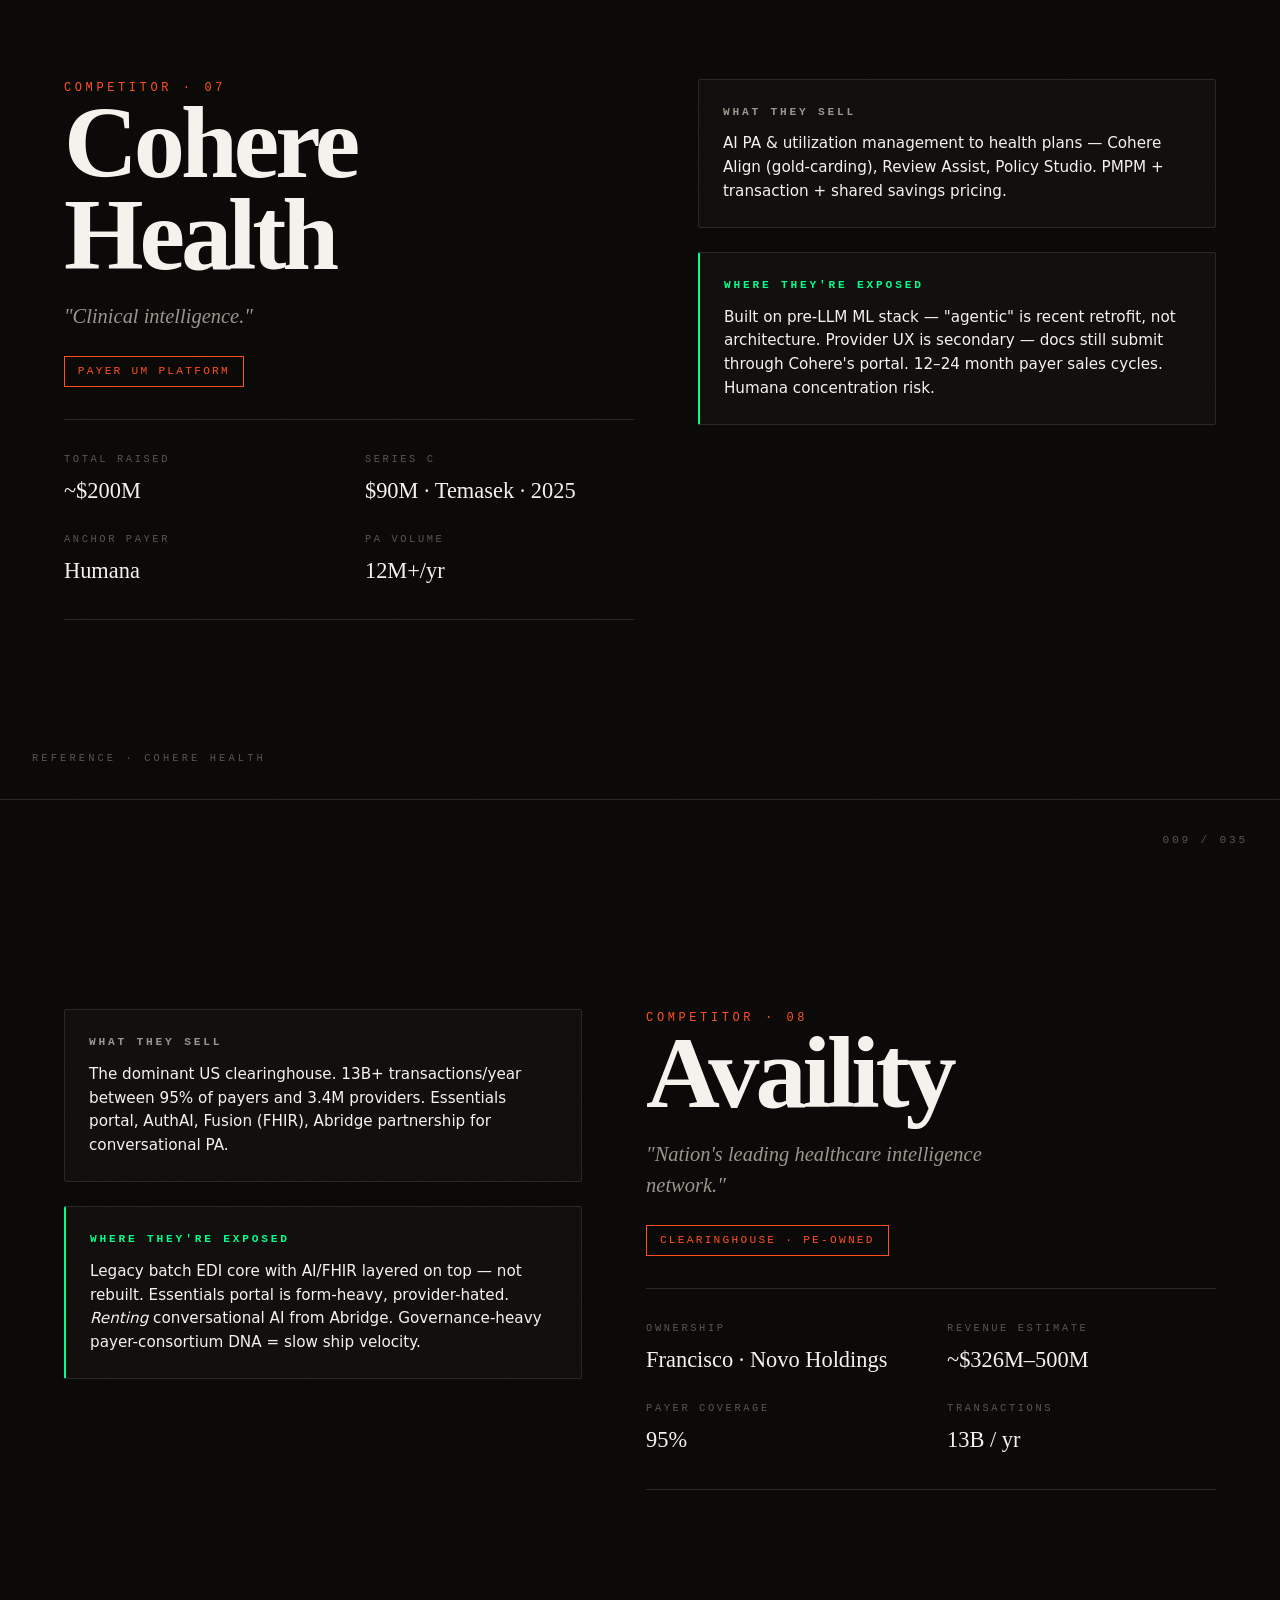
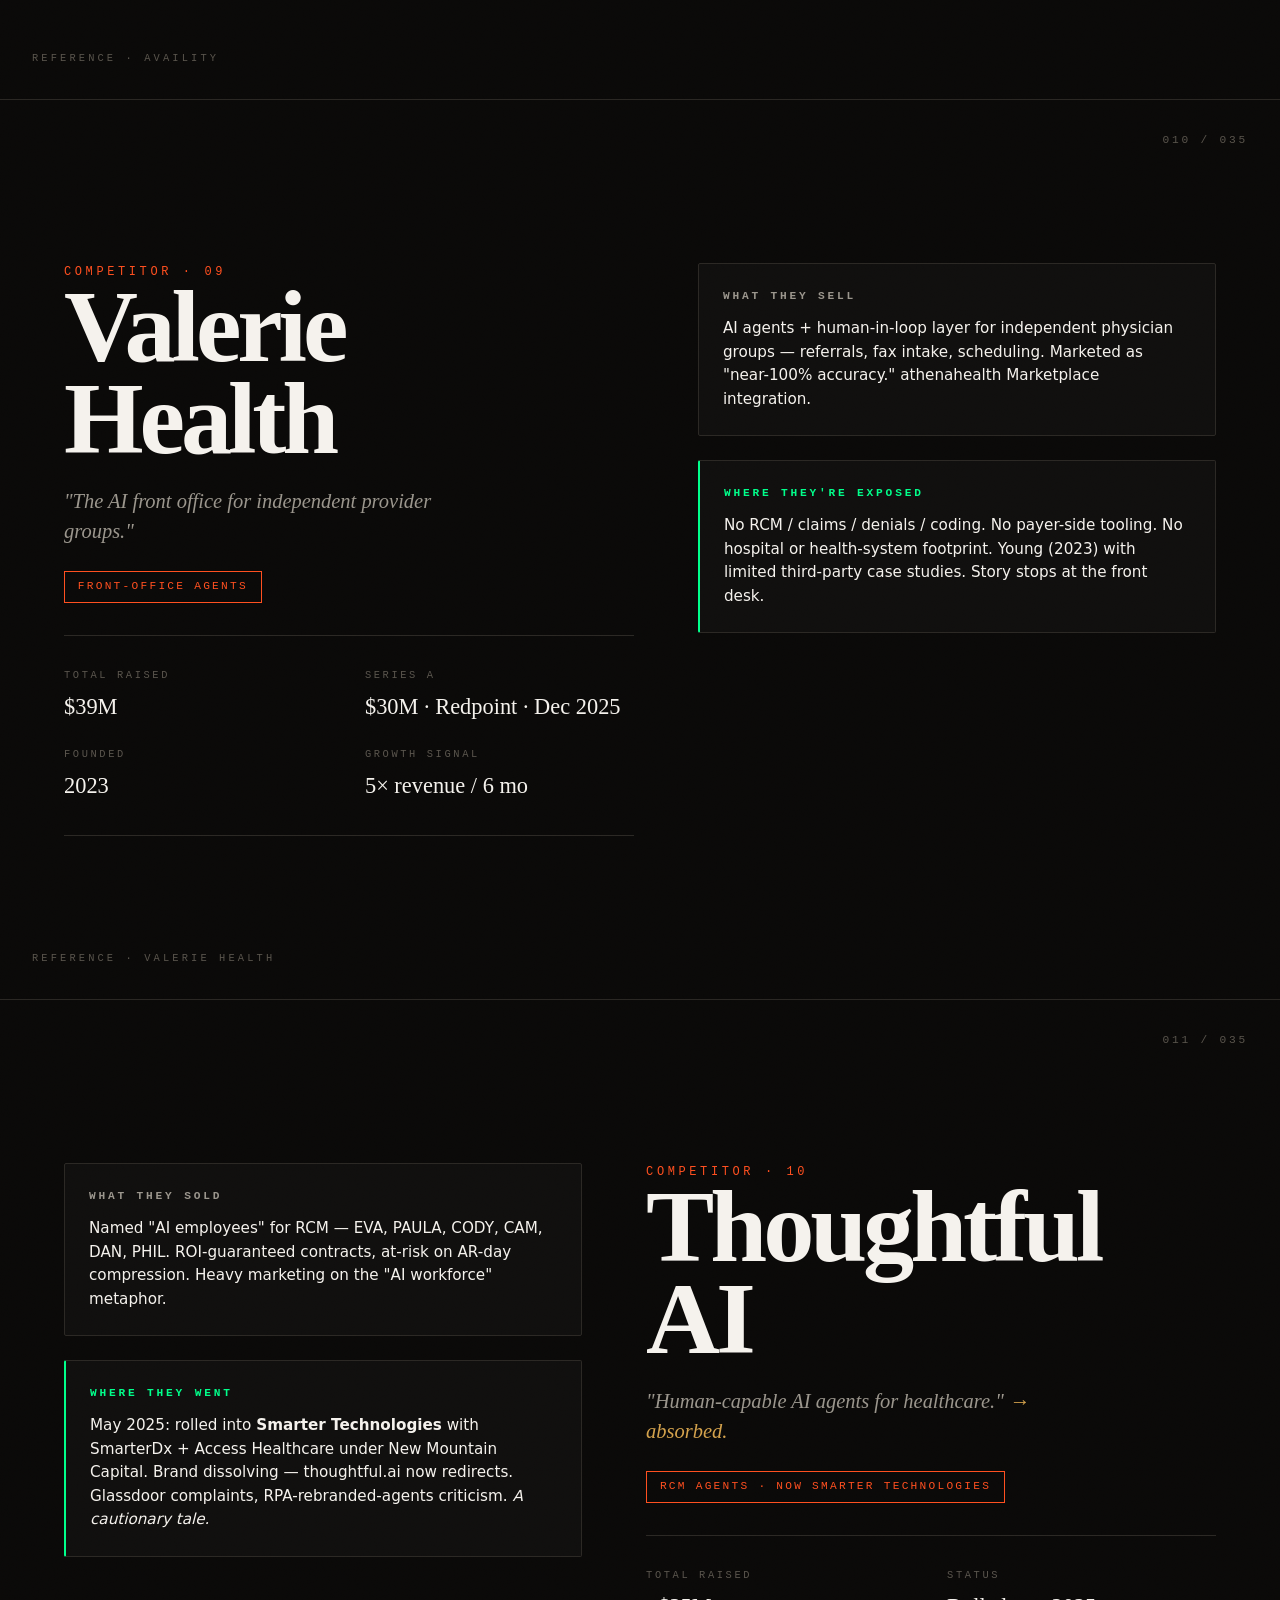
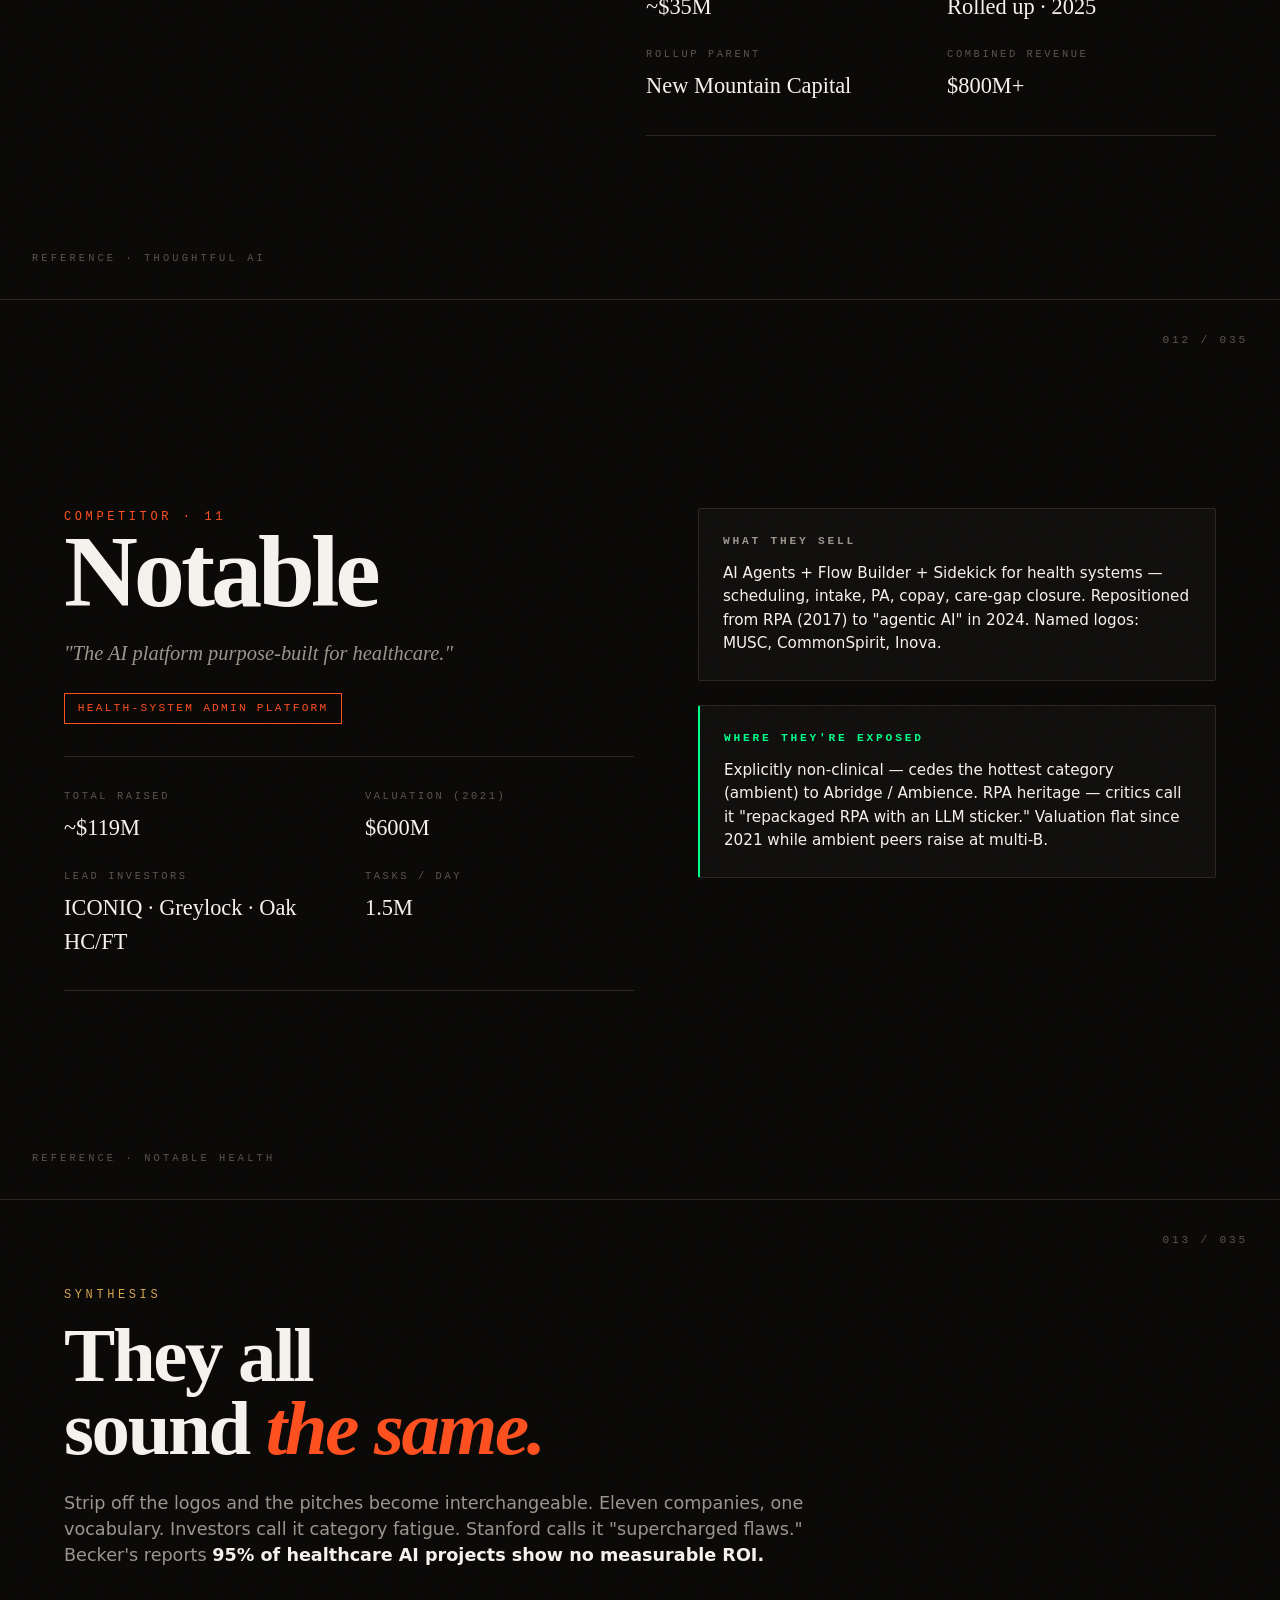
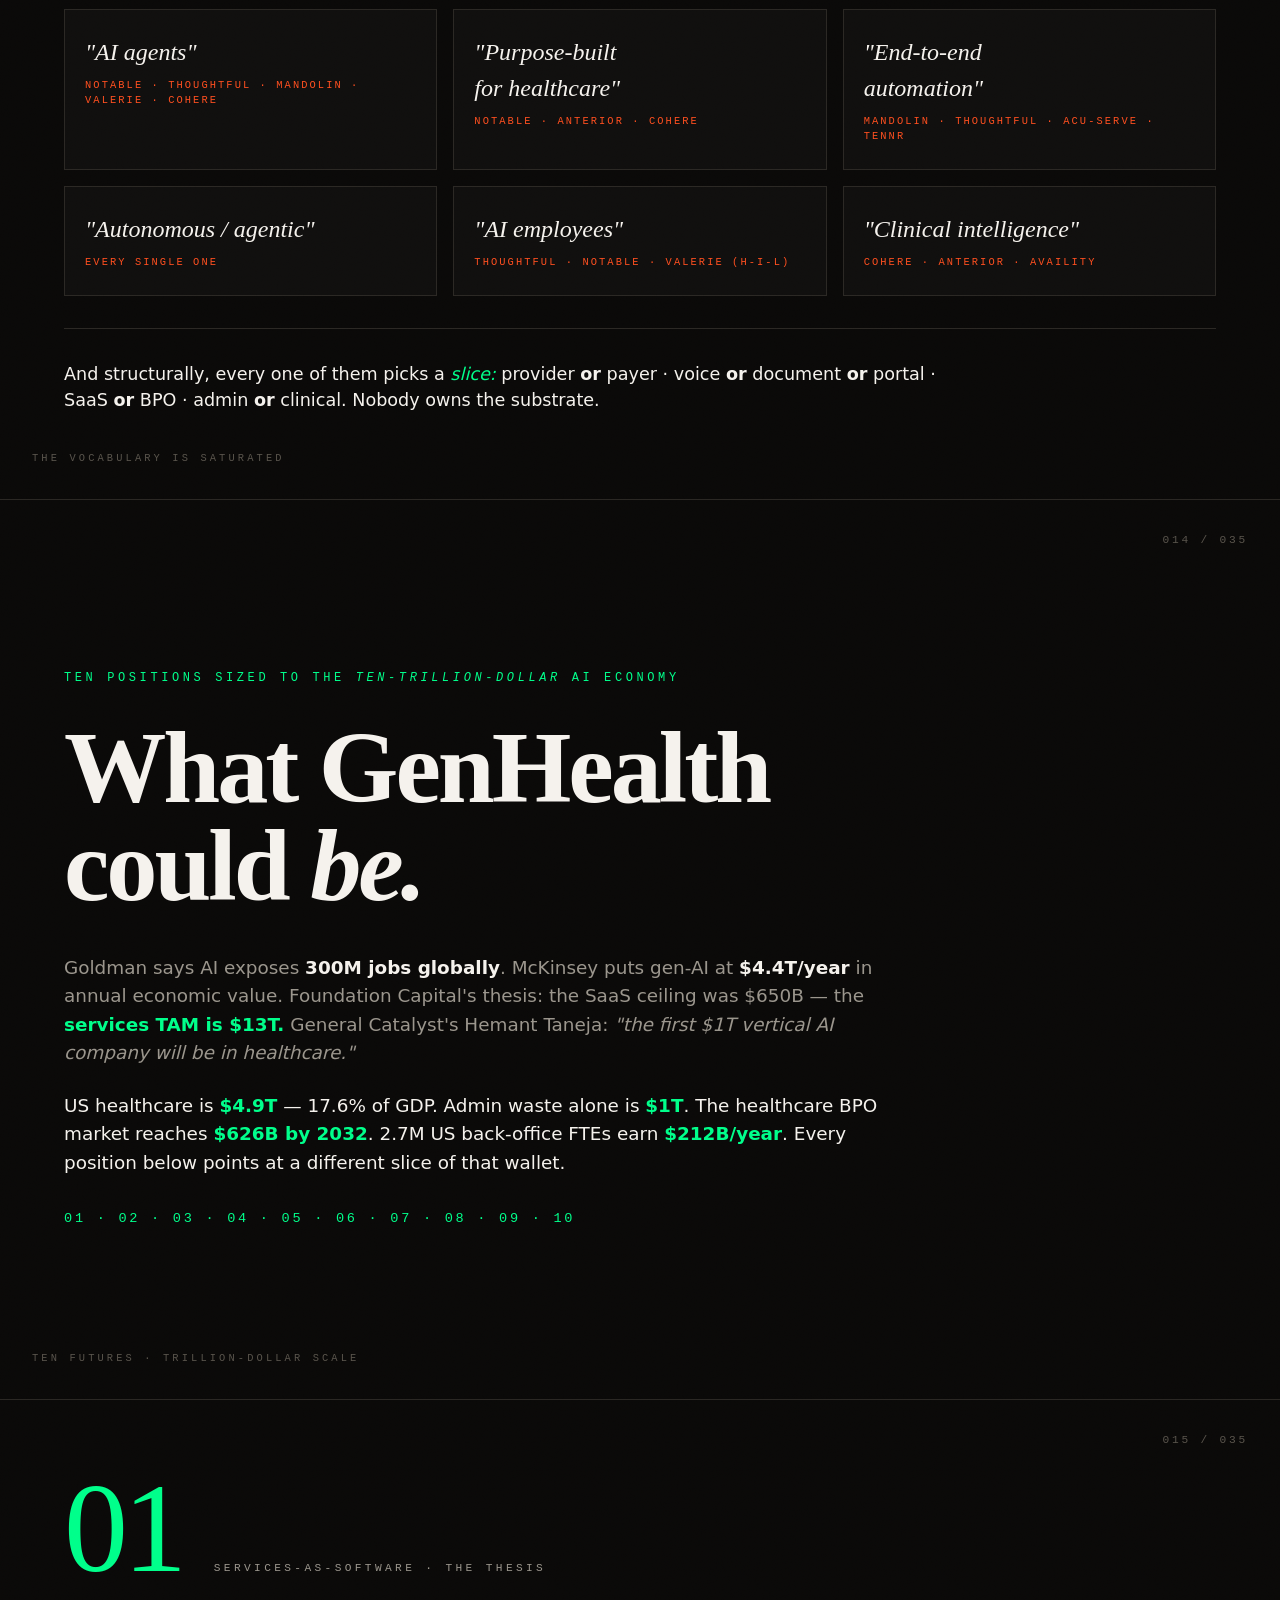
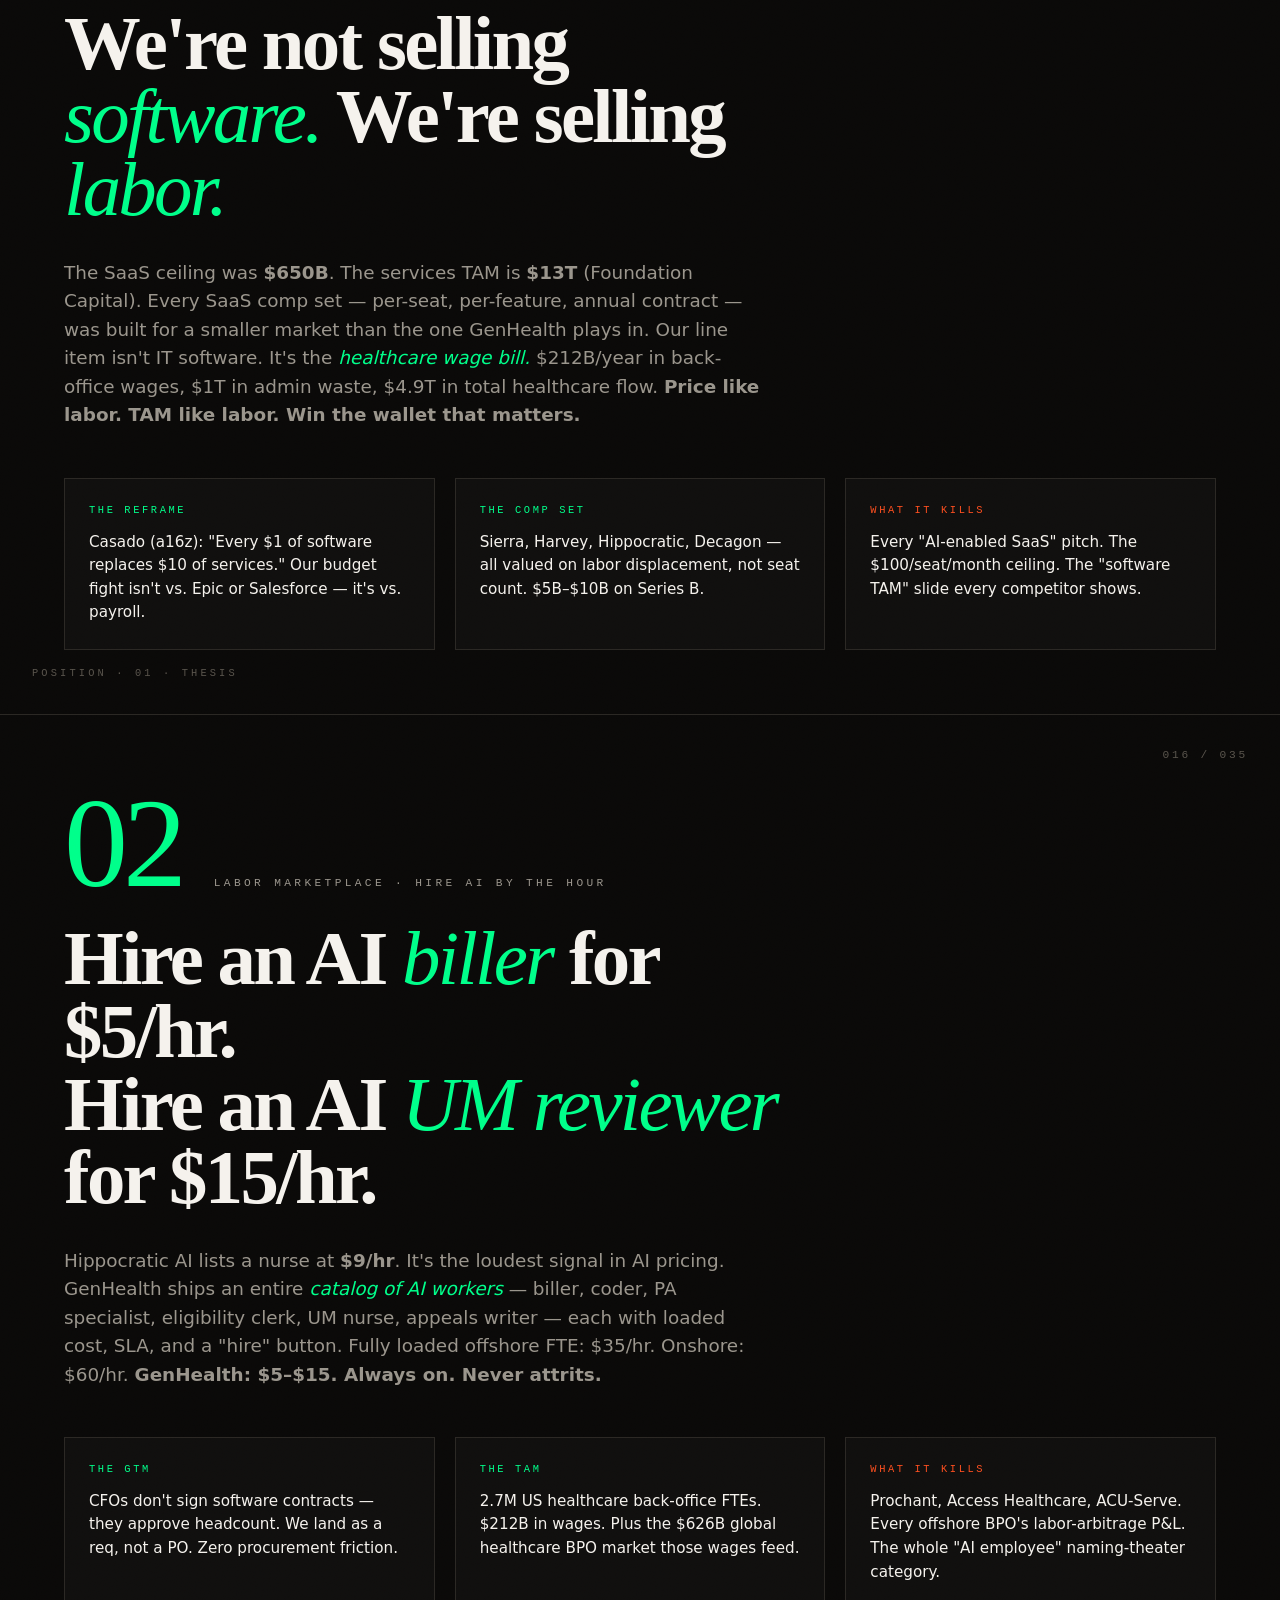
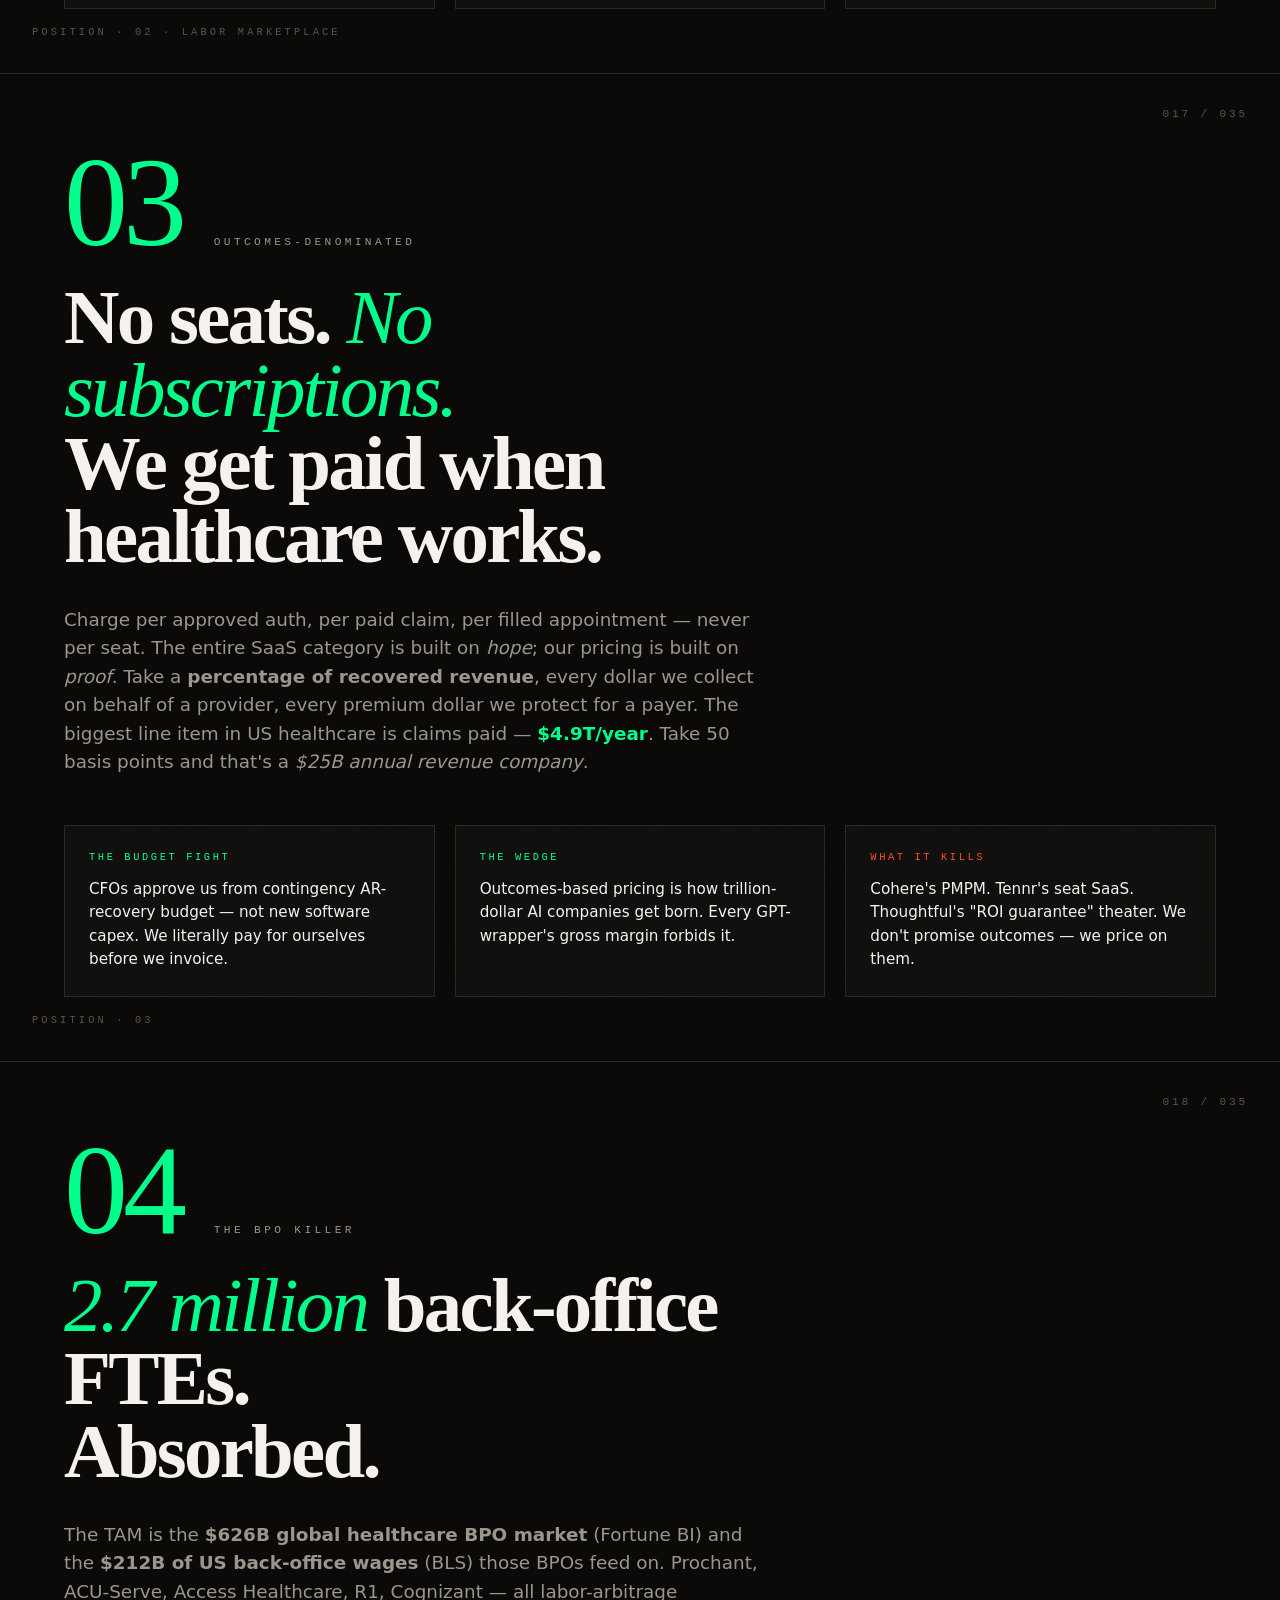
<file: decks/positioning.html>
<!DOCTYPE html>
<html lang="en">
<head>
<meta charset="UTF-8" />
<meta name="viewport" content="width=device-width, initial-scale=1.0" />
<title>GenHealth — Series A Positioning</title>
<link rel="stylesheet" href="https://api.fontshare.com/v2/css?f[]=clash-display@700,600,500,400&f[]=satoshi@700,500,400,300&f[]=jetbrains-mono@500,400&display=swap" />
<style>
  /* ===========================================
     THEME TOKENS
     Dark editorial. Obsidian + warm paper text.
     Signal-green accent for "what we are."
     Ember accent for "what they are."
     =========================================== */
  :root {
    --bg: #0a0908;
    --bg-2: #121110;
    --bg-card: #17161580;
    --ink: #f5f2ed;
    --ink-dim: #9a958c;
    --ink-faint: #5a554d;
    --rule: #2b2824;
    --signal: #00ff8a;     /* GenHealth accent */
    --signal-soft: #00ff8a33;
    --ember: #ff4f1f;      /* Competitor accent */
    --ember-soft: #ff4f1f22;
    --gold: #d4a24c;       /* Editorial accent */

    --font-display: 'Clash Display', 'Times New Roman', serif;
    --font-body: 'Satoshi', system-ui, sans-serif;
    --font-mono: 'JetBrains Mono', ui-monospace, monospace;

    --pad: clamp(2rem, 5vw, 5rem);
    --ease: cubic-bezier(0.16, 1, 0.3, 1);
  }

  * { margin: 0; padding: 0; box-sizing: border-box; }

  html {
    scroll-behavior: smooth;
    scroll-snap-type: y mandatory;
  }

  body {
    font-family: var(--font-body);
    background: var(--bg);
    color: var(--ink);
    overflow-x: hidden;
    -webkit-font-smoothing: antialiased;
    font-weight: 400;
    line-height: 1.5;
  }

  /* ===========================================
     SLIDE FRAME
     Every slide is a full-viewport snapping section.
     A subtle vignette + grain texture gives the
     "print magazine" feel.
     =========================================== */
  .slide {
    min-height: 100vh;
    padding: var(--pad);
    scroll-snap-align: start;
    position: relative;
    overflow: hidden;
    display: flex;
    flex-direction: column;
    justify-content: center;
    border-bottom: 1px solid var(--rule);
  }

  /* Film grain — tiny data-URI noise, subtle. */
  .slide::after {
    content: "";
    position: absolute;
    inset: 0;
    pointer-events: none;
    opacity: 0.035;
    mix-blend-mode: overlay;
    background-image: url("data:image/svg+xml;utf8,<svg xmlns='http://www.w3.org/2000/svg' width='200' height='200'><filter id='n'><feTurbulence type='fractalNoise' baseFrequency='0.85' numOctaves='2' stitchTiles='stitch'/></filter><rect width='100%25' height='100%25' filter='url(%23n)'/></svg>");
  }

  /* Editorial frame number in the corner */
  .folio {
    position: absolute;
    top: 2rem;
    right: 2rem;
    font-family: var(--font-mono);
    font-size: 0.7rem;
    letter-spacing: 0.25em;
    color: var(--ink-faint);
    z-index: 3;
  }
  .marginalia {
    position: absolute;
    bottom: 2rem;
    left: 2rem;
    font-family: var(--font-mono);
    font-size: 0.65rem;
    letter-spacing: 0.3em;
    text-transform: uppercase;
    color: var(--ink-faint);
    z-index: 3;
  }

  /* ===========================================
     REVEAL ANIMATIONS
     Triggered by IntersectionObserver adding .visible
     =========================================== */
  .reveal {
    opacity: 0;
    transform: translateY(26px);
    transition: opacity 0.8s var(--ease), transform 0.8s var(--ease);
  }
  .slide.visible .reveal { opacity: 1; transform: none; }
  .slide.visible .reveal:nth-child(1) { transition-delay: 0.05s; }
  .slide.visible .reveal:nth-child(2) { transition-delay: 0.15s; }
  .slide.visible .reveal:nth-child(3) { transition-delay: 0.25s; }
  .slide.visible .reveal:nth-child(4) { transition-delay: 0.35s; }
  .slide.visible .reveal:nth-child(5) { transition-delay: 0.45s; }
  .slide.visible .reveal:nth-child(6) { transition-delay: 0.55s; }
  .slide.visible .reveal:nth-child(7) { transition-delay: 0.65s; }

  /* Blur-in variant for editorial moments */
  .reveal-blur {
    opacity: 0;
    filter: blur(14px);
    transition: opacity 1s var(--ease), filter 1s var(--ease);
  }
  .slide.visible .reveal-blur { opacity: 1; filter: blur(0); }

  /* ===========================================
     TYPOGRAPHY
     Clash Display for editorial display
     Satoshi for body / UI
     JetBrains Mono for tags, folios, data
     =========================================== */
  .display {
    font-family: var(--font-display);
    font-weight: 600;
    letter-spacing: -0.03em;
    line-height: 0.95;
  }
  .eyebrow {
    font-family: var(--font-mono);
    font-size: 0.75rem;
    letter-spacing: 0.3em;
    text-transform: uppercase;
    color: var(--signal);
  }
  .eyebrow.ember { color: var(--ember); }
  .eyebrow.gold { color: var(--gold); }
  .eyebrow.dim { color: var(--ink-dim); }

  .rule-h {
    height: 1px;
    background: var(--rule);
    border: 0;
    margin: 2rem 0;
  }

  /* ===========================================
     TITLE SLIDE
     =========================================== */
  .title-slide {
    background:
      radial-gradient(ellipse at 20% 100%, rgba(0,255,138,0.08) 0%, transparent 55%),
      radial-gradient(ellipse at 90% 0%, rgba(255,79,31,0.06) 0%, transparent 60%),
      var(--bg);
  }
  .title-slide .display {
    font-size: clamp(3.5rem, 11vw, 10rem);
  }
  .title-slide .display em {
    font-style: italic;
    color: var(--signal);
    font-weight: 500;
  }
  .title-meta {
    display: grid;
    grid-template-columns: repeat(3, 1fr);
    gap: 2rem;
    margin-top: 4rem;
    padding-top: 2rem;
    border-top: 1px solid var(--rule);
    max-width: 1100px;
  }
  .title-meta div label {
    display: block;
    font-family: var(--font-mono);
    font-size: 0.65rem;
    letter-spacing: 0.25em;
    text-transform: uppercase;
    color: var(--ink-faint);
    margin-bottom: 0.5rem;
  }
  .title-meta div span {
    font-family: var(--font-display);
    font-size: 1.3rem;
    color: var(--ink);
  }

  /* ===========================================
     COMPETITOR CARDS
     Each has its own layout rhythm
     =========================================== */
  .comp-grid {
    display: grid;
    grid-template-columns: minmax(0, 1.1fr) minmax(0, 1fr);
    gap: 4rem;
    align-items: start;
    max-width: 1500px;
    width: 100%;
  }
  .comp-grid.flip { grid-template-columns: minmax(0, 1fr) minmax(0, 1.1fr); }

  .comp-name {
    font-family: var(--font-display);
    font-weight: 600;
    font-size: clamp(3rem, 8vw, 7rem);
    letter-spacing: -0.04em;
    line-height: 0.9;
    color: var(--ink);
  }
  .comp-tag {
    font-family: var(--font-display);
    font-weight: 400;
    font-style: italic;
    font-size: clamp(1.1rem, 1.6vw, 1.5rem);
    color: var(--ink-dim);
    margin-top: 1.25rem;
    max-width: 40ch;
  }
  .comp-category {
    display: inline-block;
    padding: 0.4rem 0.8rem;
    border: 1px solid var(--ember);
    color: var(--ember);
    font-family: var(--font-mono);
    font-size: 0.7rem;
    letter-spacing: 0.2em;
    text-transform: uppercase;
    margin-top: 1.5rem;
  }

  .comp-stats {
    display: grid;
    grid-template-columns: 1fr 1fr;
    gap: 1.5rem 2rem;
    margin-top: 2rem;
    padding: 2rem 0;
    border-top: 1px solid var(--rule);
    border-bottom: 1px solid var(--rule);
  }
  .comp-stats .cell label {
    display: block;
    font-family: var(--font-mono);
    font-size: 0.65rem;
    letter-spacing: 0.25em;
    text-transform: uppercase;
    color: var(--ink-faint);
    margin-bottom: 0.4rem;
  }
  .comp-stats .cell value,
  .comp-stats .cell .value {
    font-family: var(--font-display);
    font-size: 1.4rem;
    color: var(--ink);
  }

  .comp-side {
    display: flex;
    flex-direction: column;
    gap: 1.5rem;
  }
  .comp-block {
    padding: 1.5rem;
    background: var(--bg-card);
    border: 1px solid var(--rule);
    border-radius: 2px;
  }
  .comp-block h4 {
    font-family: var(--font-mono);
    font-size: 0.7rem;
    letter-spacing: 0.25em;
    text-transform: uppercase;
    color: var(--ink-dim);
    margin-bottom: 0.75rem;
  }
  .comp-block.weakness {
    border-left: 2px solid var(--signal);
  }
  .comp-block.weakness h4 { color: var(--signal); }
  .comp-block p {
    color: var(--ink);
    font-size: 0.95rem;
    line-height: 1.55;
  }

  /* ===========================================
     SYNTHESIS / FATIGUE MAP
     =========================================== */
  .fatigue {
    display: grid;
    grid-template-columns: repeat(3, 1fr);
    gap: 1rem;
    margin-top: 2.5rem;
  }
  .fatigue-item {
    padding: 1.5rem 1.25rem;
    border: 1px solid var(--rule);
    background: var(--bg-card);
    position: relative;
  }
  .fatigue-item::before {
    content: "";
    position: absolute;
    inset: 0;
    border: 1px solid var(--ember);
    opacity: 0;
    transition: opacity 0.4s;
  }
  .slide.visible .fatigue-item { animation: pulse 4s ease-in-out infinite; }
  @keyframes pulse {
    0%, 100% { border-color: var(--rule); }
    50% { border-color: var(--ember-soft); }
  }
  .fatigue-item .phrase {
    font-family: var(--font-display);
    font-size: 1.5rem;
    font-style: italic;
    color: var(--ink);
    margin-bottom: 0.5rem;
  }
  .fatigue-item .users {
    font-family: var(--font-mono);
    font-size: 0.65rem;
    letter-spacing: 0.2em;
    color: var(--ember);
    text-transform: uppercase;
  }

  /* ===========================================
     POSITIONING OPTION SLIDES
     Numbered, big concept, then framing grid.
     =========================================== */
  .option-head {
    display: flex;
    align-items: baseline;
    gap: 2rem;
    margin-bottom: 1rem;
  }
  .option-num {
    font-family: var(--font-display);
    font-weight: 400;
    font-size: clamp(5rem, 10vw, 9rem);
    color: var(--signal);
    line-height: 1;
    letter-spacing: -0.04em;
  }
  .option-tag {
    font-family: var(--font-mono);
    font-size: 0.7rem;
    letter-spacing: 0.3em;
    text-transform: uppercase;
    color: var(--ink-dim);
  }
  .option-headline {
    font-family: var(--font-display);
    font-weight: 600;
    font-size: clamp(2.5rem, 6vw, 5rem);
    letter-spacing: -0.035em;
    line-height: 0.95;
    color: var(--ink);
    max-width: 20ch;
  }
  .option-headline em {
    font-style: italic;
    font-weight: 500;
    color: var(--signal);
  }

  .option-sub {
    font-size: 1.15rem;
    color: var(--ink-dim);
    max-width: 60ch;
    margin-top: 2rem;
    line-height: 1.55;
  }

  .option-grid {
    display: grid;
    grid-template-columns: repeat(3, 1fr);
    gap: 1.25rem;
    margin-top: 3rem;
  }
  .option-cell {
    padding: 1.5rem;
    border: 1px solid var(--rule);
    background: var(--bg-card);
  }
  .option-cell label {
    display: block;
    font-family: var(--font-mono);
    font-size: 0.65rem;
    letter-spacing: 0.25em;
    text-transform: uppercase;
    color: var(--signal);
    margin-bottom: 0.75rem;
  }
  .option-cell p {
    font-size: 0.95rem;
    color: var(--ink);
    line-height: 1.55;
  }
  .option-cell.vs label { color: var(--ember); }

  /* ===========================================
     CONTRARIAN / MOONSHOT SLIDES (XI–XX)
     Ember-red accents to signal paradigm-breaks.
     Roman numerals. Scorched-edge headline treatment.
     =========================================== */
  .moonshot {
    background:
      radial-gradient(ellipse at 10% 0%, rgba(255,79,31,0.12) 0%, transparent 55%),
      radial-gradient(ellipse at 100% 100%, rgba(0,255,138,0.05) 0%, transparent 50%),
      var(--bg);
  }
  .moonshot .option-num {
    color: var(--ember);
    font-family: var(--font-display);
    font-style: italic;
    font-weight: 400;
    letter-spacing: -0.05em;
  }
  .moonshot .option-tag {
    color: var(--ember);
  }
  .moonshot .option-headline em {
    color: var(--ember);
    font-style: italic;
  }
  .moonshot .option-cell label {
    color: var(--ember);
  }
  .moonshot .stamp {
    display: inline-block;
    padding: 0.35rem 0.9rem;
    border: 1px solid var(--ember);
    color: var(--ember);
    font-family: var(--font-mono);
    font-size: 0.65rem;
    letter-spacing: 0.3em;
    text-transform: uppercase;
    transform: rotate(-1.5deg);
    margin-left: 1rem;
    vertical-align: middle;
  }
  .moonshot .kill-list {
    margin-top: 2.5rem;
    padding: 1.25rem 1.5rem;
    border-left: 2px solid var(--ember);
    background: rgba(255, 79, 31, 0.04);
    font-family: var(--font-display);
    font-style: italic;
    font-size: 1.35rem;
    color: var(--ink);
    line-height: 1.4;
  }
  .moonshot .kill-list strong {
    color: var(--ember);
    font-weight: 600;
    font-style: normal;
    letter-spacing: 0.05em;
    text-transform: uppercase;
    font-size: 0.7rem;
    font-family: var(--font-mono);
    display: block;
    margin-bottom: 0.5rem;
  }

  /* ===========================================
     CLOSING SLIDE
     =========================================== */
  .closing {
    background:
      radial-gradient(ellipse at 50% 120%, rgba(0,255,138,0.15) 0%, transparent 55%),
      var(--bg);
  }

  /* ===========================================
     NAV + PROGRESS
     =========================================== */
  .progress {
    position: fixed;
    top: 0;
    left: 0;
    height: 2px;
    width: 0;
    background: var(--signal);
    z-index: 100;
    transition: width 0.15s linear;
  }
  .nav-dots {
    position: fixed;
    right: 1.25rem;
    top: 50%;
    transform: translateY(-50%);
    display: flex;
    flex-direction: column;
    gap: 0.5rem;
    z-index: 99;
  }
  .nav-dots button {
    width: 7px;
    height: 7px;
    border-radius: 50%;
    border: 1px solid var(--ink-faint);
    background: transparent;
    cursor: pointer;
    padding: 0;
    transition: all 0.3s var(--ease);
  }
  .nav-dots button.active {
    background: var(--signal);
    border-color: var(--signal);
    transform: scale(1.4);
  }
  .nav-dots button:hover { border-color: var(--signal); }

  .hint {
    position: fixed;
    bottom: 1.25rem;
    right: 1.25rem;
    font-family: var(--font-mono);
    font-size: 0.6rem;
    letter-spacing: 0.2em;
    color: var(--ink-faint);
    z-index: 99;
  }

  /* ===========================================
     RESPONSIVE
     =========================================== */
  @media (max-width: 900px) {
    .comp-grid, .comp-grid.flip { grid-template-columns: 1fr; gap: 2rem; }
    .fatigue, .option-grid { grid-template-columns: 1fr; }
    .title-meta { grid-template-columns: 1fr; }
    .nav-dots, .hint { display: none; }
  }

  @media (prefers-reduced-motion: reduce) {
    .reveal, .reveal-blur {
      transition: opacity 0.3s ease;
      transform: none;
      filter: none;
    }
    .fatigue-item { animation: none; }
  }
</style>
</head>
<body>

<div class="progress" id="progress"></div>
<nav class="nav-dots" id="navDots"></nav>
<div class="hint">← → / SPACE</div>

<!-- ===========================================
     SLIDE 01 — TITLE
     =========================================== -->
<section class="slide title-slide">
  <span class="folio">001 / 035</span>
  <div>
    <p class="eyebrow reveal">GenHealth · Series A · Positioning Study</p>
    <h1 class="display reveal" style="margin-top: 1.5rem;">
      Standing<br/><em>apart.</em>
    </h1>
    <p class="reveal" style="margin-top: 2rem; font-size: 1.3rem; color: var(--ink-dim); max-width: 60ch;">
      Eleven competitors. One category. A saturated vocabulary of
      <em style="color: var(--ember); font-style: italic;">agents, copilots, and AI employees.</em>
      This deck maps their positioning — and proposes ten ways GenHealth
      can own ground none of them can reach.
    </p>
    <div class="title-meta reveal">
      <div><label>Prepared for</label><span>Series A · 2026</span></div>
      <div><label>Companies analyzed</label><span>11</span></div>
      <div><label>Positions proposed</label><span>10 + 1 flagship</span></div>
    </div>
  </div>
  <span class="marginalia">The Category Brief</span>
</section>

<!-- ===========================================
     SLIDE 02 — Tennr
     =========================================== -->
<section class="slide">
  <span class="folio">002 / 035</span>
  <div class="comp-grid">
    <div>
      <p class="eyebrow ember reveal">Competitor · 01</p>
      <h2 class="comp-name reveal">Tennr</h2>
      <p class="comp-tag reveal">"Right patient. Right care setting. Every time."</p>
      <span class="comp-category reveal">Patient Orchestration</span>
      <div class="comp-stats reveal">
        <div class="cell"><label>Total raised</label><span class="value">$159M</span></div>
        <div class="cell"><label>Valuation</label><span class="value">$605M</span></div>
        <div class="cell"><label>Lead investors</label><span class="value">IVP · a16z · Lightspeed</span></div>
        <div class="cell"><label>Model claim</label><span class="value">RaeLM (VLM)</span></div>
      </div>
    </div>
    <div class="comp-side">
      <div class="comp-block reveal">
        <h4>What they sell</h4>
        <p>AI-native referral intake for DME, home infusion, complex rehab. Document-native ingestion of fax/portal/orders at ~10M docs/month. Sold as "patient orchestration," not RCM.</p>
      </div>
      <div class="comp-block weakness reveal">
        <h4>Where they're exposed</h4>
        <p>Narrow ICP — post-acute only. Front-office wedge, doesn't own claim submission, denials, or collections. No EHR-embedded distribution. Seat-based SaaS inside budgets that reward services ROI.</p>
      </div>
    </div>
  </div>
  <span class="marginalia">Reference · Tennr</span>
</section>

<!-- ===========================================
     SLIDE 03 — Prochant
     =========================================== -->
<section class="slide">
  <span class="folio">003 / 035</span>
  <div class="comp-grid flip">
    <div class="comp-side">
      <div class="comp-block reveal">
        <h4>What they sell</h4>
        <p>Outsourced RCM BPO for home-based care — intake, billing, collections — delivered as "tech + team." Proprietary Pulse / PulseIQ platform retrofitted with AI language.</p>
      </div>
      <div class="comp-block weakness reveal">
        <h4>Where they're exposed</h4>
        <p>3,000+ offshore FTE base is exactly the cost structure an AI-native entrant undercuts. Tech is bolted onto services, not the product. Founder-held — slower reinvestment velocity than VC peers.</p>
      </div>
    </div>
    <div>
      <p class="eyebrow ember reveal">Competitor · 02</p>
      <h2 class="comp-name reveal">Prochant</h2>
      <p class="comp-tag reveal">"You work hard to earn your revenue; count on us to bring it home."</p>
      <span class="comp-category reveal">HME/DME BPO · Services-led</span>
      <div class="comp-stats reveal">
        <div class="cell"><label>Ownership</label><span class="value">Founder-held</span></div>
        <div class="cell"><label>Scale</label><span class="value">3,000+ FTE</span></div>
        <div class="cell"><label>Since</label><span class="value">1999</span></div>
        <div class="cell"><label>Geographies</label><span class="value">US · India · Guyana</span></div>
      </div>
    </div>
  </div>
  <span class="marginalia">Reference · Prochant</span>
</section>

<!-- ===========================================
     SLIDE 04 — ACU-Serve
     =========================================== -->
<section class="slide">
  <span class="folio">004 / 035</span>
  <div class="comp-grid">
    <div>
      <p class="eyebrow ember reveal">Competitor · 03</p>
      <h2 class="comp-name reveal">ACU-Serve</h2>
      <p class="comp-tag reveal">"Results matter."</p>
      <span class="comp-category reveal">HME/DME RCM · PE Rollup</span>
      <div class="comp-stats reveal">
        <div class="cell"><label>Ownership</label><span class="value">Lovell Minnick (PE)</span></div>
        <div class="cell"><label>Revenue</label><span class="value">~$58M</span></div>
        <div class="cell"><label>Headcount</label><span class="value">~300</span></div>
        <div class="cell"><label>Recent M&amp;A</label><span class="value">TANYR · Pinnacle</span></div>
      </div>
    </div>
    <div class="comp-side">
      <div class="comp-block reveal">
        <h4>What they sell</h4>
        <p>30-year outsourced RCM — intake, billing, A/R, denial management, resupply — for HME/DME, infusion pharmacy, complex rehab. ACU-Insight analytics bolted on top of services.</p>
      </div>
      <div class="comp-block weakness reveal">
        <h4>Where they're exposed</h4>
        <p>No native AI, no LLMs — still "advanced workflow tools." Pricing scales with headcount, not margin. No self-serve product. PE pressure on margin over innovation velocity.</p>
      </div>
    </div>
  </div>
  <span class="marginalia">Reference · ACU-Serve</span>
</section>

<!-- ===========================================
     SLIDE 05 — Mandolin
     =========================================== -->
<section class="slide">
  <span class="folio">005 / 035</span>
  <div class="comp-grid flip">
    <div class="comp-side">
      <div class="comp-block reveal">
        <h4>What they sell</h4>
        <p>AI agents for the specialty-drug back office — benefits verification, prior auth, patient cost estimation, appeals. Agents operate portals, faxes, and phone without API integrations.</p>
      </div>
      <div class="comp-block weakness reveal">
        <h4>Where they're exposed</h4>
        <p>Single-vertical — specialty infusion only. Founded 2024 — limited track record. "No APIs" is fragile: portal scraping breaks when payers redesign UI. No payer-facing product.</p>
      </div>
    </div>
    <div>
      <p class="eyebrow ember reveal">Competitor · 04</p>
      <h2 class="comp-name reveal">Mandolin</h2>
      <p class="comp-tag reveal">"Precision automation for specialty drugs."</p>
      <span class="comp-category reveal">Specialty Drug Agents</span>
      <div class="comp-stats reveal">
        <div class="cell"><label>Total raised</label><span class="value">~$57M</span></div>
        <div class="cell"><label>Series A</label><span class="value">$40M · Greylock</span></div>
        <div class="cell"><label>Founded</label><span class="value">2024</span></div>
        <div class="cell"><label>Clinic reach</label><span class="value">700+ locations</span></div>
      </div>
    </div>
  </div>
  <span class="marginalia">Reference · Mandolin</span>
</section>

<!-- ===========================================
     SLIDE 06 — SuperDial
     =========================================== -->
<section class="slide">
  <span class="folio">006 / 035</span>
  <div class="comp-grid">
    <div>
      <p class="eyebrow ember reveal">Competitor · 05</p>
      <h2 class="comp-name reveal">SuperDial</h2>
      <p class="comp-tag reveal">"The #1 voice AI platform for RCM teams."</p>
      <span class="comp-category reveal">Voice Agents · Outbound</span>
      <div class="comp-stats reveal">
        <div class="cell"><label>Total raised</label><span class="value">~$20M</span></div>
        <div class="cell"><label>Series A</label><span class="value">$15M · SignalFire</span></div>
        <div class="cell"><label>Modality</label><span class="value">Voice-only</span></div>
        <div class="cell"><label>Productivity claim</label><span class="value">4×</span></div>
      </div>
    </div>
    <div class="comp-side">
      <div class="comp-block reveal">
        <h4>What they sell</h4>
        <p>Outbound AI callers that navigate payer IVRs and conduct live benefits / PA / claim-status conversations with reps, writing results back into EHR. Per-call usage pricing.</p>
      </div>
      <div class="comp-block weakness reveal">
        <h4>Where they're exposed</h4>
        <p>Single channel — phone only. CMS-0057-F mandates electronic PA APIs by 2027 — the exact problem shrinks. Commoditization risk: Vapi, Retell, Deepgram, Infinitus all in the same stack.</p>
      </div>
    </div>
  </div>
  <span class="marginalia">Reference · SuperDial</span>
</section>

<!-- ===========================================
     SLIDE 07 — Anterior
     =========================================== -->
<section class="slide">
  <span class="folio">007 / 035</span>
  <div class="comp-grid flip">
    <div class="comp-side">
      <div class="comp-block reveal">
        <h4>What they sell</h4>
        <p>Clinical AI for health plans — flagship "Florence" reviews medical records against clinical guidelines to render PA determinations. Claims 99.24% accuracy, 85% admin cost cut.</p>
      </div>
      <div class="comp-block weakness reveal">
        <h4>Where they're exposed</h4>
        <p>Payer-only — providers view payer-side PA automation as adversarial. CMS-0057-F could standardize PA via FHIR APIs, compressing the problem. "Actions" expansion still nascent.</p>
      </div>
    </div>
    <div>
      <p class="eyebrow ember reveal">Competitor · 06</p>
      <h2 class="comp-name reveal">Anterior</h2>
      <p class="comp-tag reveal">"Clinical AI that's ready to deploy."</p>
      <span class="comp-category reveal">Payer-side Clinical AI</span>
      <div class="comp-stats reveal">
        <div class="cell"><label>Total raised</label><span class="value">$64M</span></div>
        <div class="cell"><label>Lead investors</label><span class="value">NEA · Sequoia</span></div>
        <div class="cell"><label>Lives covered</label><span class="value">~50M</span></div>
        <div class="cell"><label>Most recent</label><span class="value">$40M · Feb 2026</span></div>
      </div>
    </div>
  </div>
  <span class="marginalia">Reference · Anterior</span>
</section>

<!-- ===========================================
     SLIDE 08 — Cohere Health
     =========================================== -->
<section class="slide">
  <span class="folio">008 / 035</span>
  <div class="comp-grid">
    <div>
      <p class="eyebrow ember reveal">Competitor · 07</p>
      <h2 class="comp-name reveal">Cohere<br/>Health</h2>
      <p class="comp-tag reveal">"Clinical intelligence."</p>
      <span class="comp-category reveal">Payer UM Platform</span>
      <div class="comp-stats reveal">
        <div class="cell"><label>Total raised</label><span class="value">~$200M</span></div>
        <div class="cell"><label>Series C</label><span class="value">$90M · Temasek · 2025</span></div>
        <div class="cell"><label>Anchor payer</label><span class="value">Humana</span></div>
        <div class="cell"><label>PA volume</label><span class="value">12M+/yr</span></div>
      </div>
    </div>
    <div class="comp-side">
      <div class="comp-block reveal">
        <h4>What they sell</h4>
        <p>AI PA &amp; utilization management to health plans — Cohere Align (gold-carding), Review Assist, Policy Studio. PMPM + transaction + shared savings pricing.</p>
      </div>
      <div class="comp-block weakness reveal">
        <h4>Where they're exposed</h4>
        <p>Built on pre-LLM ML stack — "agentic" is recent retrofit, not architecture. Provider UX is secondary — docs still submit through Cohere's portal. 12–24 month payer sales cycles. Humana concentration risk.</p>
      </div>
    </div>
  </div>
  <span class="marginalia">Reference · Cohere Health</span>
</section>

<!-- ===========================================
     SLIDE 09 — Availity
     =========================================== -->
<section class="slide">
  <span class="folio">009 / 035</span>
  <div class="comp-grid flip">
    <div class="comp-side">
      <div class="comp-block reveal">
        <h4>What they sell</h4>
        <p>The dominant US clearinghouse. 13B+ transactions/year between 95% of payers and 3.4M providers. Essentials portal, AuthAI, Fusion (FHIR), Abridge partnership for conversational PA.</p>
      </div>
      <div class="comp-block weakness reveal">
        <h4>Where they're exposed</h4>
        <p>Legacy batch EDI core with AI/FHIR layered on top — not rebuilt. Essentials portal is form-heavy, provider-hated. <em>Renting</em> conversational AI from Abridge. Governance-heavy payer-consortium DNA = slow ship velocity.</p>
      </div>
    </div>
    <div>
      <p class="eyebrow ember reveal">Competitor · 08</p>
      <h2 class="comp-name reveal">Availity</h2>
      <p class="comp-tag reveal">"Nation's leading healthcare intelligence network."</p>
      <span class="comp-category reveal">Clearinghouse · PE-owned</span>
      <div class="comp-stats reveal">
        <div class="cell"><label>Ownership</label><span class="value">Francisco · Novo Holdings</span></div>
        <div class="cell"><label>Revenue estimate</label><span class="value">~$326M–500M</span></div>
        <div class="cell"><label>Payer coverage</label><span class="value">95%</span></div>
        <div class="cell"><label>Transactions</label><span class="value">13B / yr</span></div>
      </div>
    </div>
  </div>
  <span class="marginalia">Reference · Availity</span>
</section>

<!-- ===========================================
     SLIDE 10 — Valerie Health
     =========================================== -->
<section class="slide">
  <span class="folio">010 / 035</span>
  <div class="comp-grid">
    <div>
      <p class="eyebrow ember reveal">Competitor · 09</p>
      <h2 class="comp-name reveal">Valerie<br/>Health</h2>
      <p class="comp-tag reveal">"The AI front office for independent provider groups."</p>
      <span class="comp-category reveal">Front-Office Agents</span>
      <div class="comp-stats reveal">
        <div class="cell"><label>Total raised</label><span class="value">$39M</span></div>
        <div class="cell"><label>Series A</label><span class="value">$30M · Redpoint · Dec 2025</span></div>
        <div class="cell"><label>Founded</label><span class="value">2023</span></div>
        <div class="cell"><label>Growth signal</label><span class="value">5× revenue / 6 mo</span></div>
      </div>
    </div>
    <div class="comp-side">
      <div class="comp-block reveal">
        <h4>What they sell</h4>
        <p>AI agents + human-in-loop layer for independent physician groups — referrals, fax intake, scheduling. Marketed as "near-100% accuracy." athenahealth Marketplace integration.</p>
      </div>
      <div class="comp-block weakness reveal">
        <h4>Where they're exposed</h4>
        <p>No RCM / claims / denials / coding. No payer-side tooling. No hospital or health-system footprint. Young (2023) with limited third-party case studies. Story stops at the front desk.</p>
      </div>
    </div>
  </div>
  <span class="marginalia">Reference · Valerie Health</span>
</section>

<!-- ===========================================
     SLIDE 11 — Thoughtful AI
     =========================================== -->
<section class="slide">
  <span class="folio">011 / 035</span>
  <div class="comp-grid flip">
    <div class="comp-side">
      <div class="comp-block reveal">
        <h4>What they sold</h4>
        <p>Named "AI employees" for RCM — EVA, PAULA, CODY, CAM, DAN, PHIL. ROI-guaranteed contracts, at-risk on AR-day compression. Heavy marketing on the "AI workforce" metaphor.</p>
      </div>
      <div class="comp-block weakness reveal">
        <h4>Where they went</h4>
        <p>May 2025: rolled into <strong>Smarter Technologies</strong> with SmarterDx + Access Healthcare under New Mountain Capital. Brand dissolving — thoughtful.ai now redirects. Glassdoor complaints, RPA-rebranded-agents criticism. <em>A cautionary tale.</em></p>
      </div>
    </div>
    <div>
      <p class="eyebrow ember reveal">Competitor · 10</p>
      <h2 class="comp-name reveal">Thoughtful<br/>AI</h2>
      <p class="comp-tag reveal">"Human-capable AI agents for healthcare." <span style="color: var(--gold);">→ absorbed.</span></p>
      <span class="comp-category reveal">RCM Agents · now Smarter Technologies</span>
      <div class="comp-stats reveal">
        <div class="cell"><label>Total raised</label><span class="value">~$35M</span></div>
        <div class="cell"><label>Status</label><span class="value">Rolled up · 2025</span></div>
        <div class="cell"><label>Rollup parent</label><span class="value">New Mountain Capital</span></div>
        <div class="cell"><label>Combined revenue</label><span class="value">$800M+</span></div>
      </div>
    </div>
  </div>
  <span class="marginalia">Reference · Thoughtful AI</span>
</section>

<!-- ===========================================
     SLIDE 12 — Notable Health
     =========================================== -->
<section class="slide">
  <span class="folio">012 / 035</span>
  <div class="comp-grid">
    <div>
      <p class="eyebrow ember reveal">Competitor · 11</p>
      <h2 class="comp-name reveal">Notable</h2>
      <p class="comp-tag reveal">"The AI platform purpose-built for healthcare."</p>
      <span class="comp-category reveal">Health-System Admin Platform</span>
      <div class="comp-stats reveal">
        <div class="cell"><label>Total raised</label><span class="value">~$119M</span></div>
        <div class="cell"><label>Valuation (2021)</label><span class="value">$600M</span></div>
        <div class="cell"><label>Lead investors</label><span class="value">ICONIQ · Greylock · Oak HC/FT</span></div>
        <div class="cell"><label>Tasks / day</label><span class="value">1.5M</span></div>
      </div>
    </div>
    <div class="comp-side">
      <div class="comp-block reveal">
        <h4>What they sell</h4>
        <p>AI Agents + Flow Builder + Sidekick for health systems — scheduling, intake, PA, copay, care-gap closure. Repositioned from RPA (2017) to "agentic AI" in 2024. Named logos: MUSC, CommonSpirit, Inova.</p>
      </div>
      <div class="comp-block weakness reveal">
        <h4>Where they're exposed</h4>
        <p>Explicitly non-clinical — cedes the hottest category (ambient) to Abridge / Ambience. RPA heritage — critics call it "repackaged RPA with an LLM sticker." Valuation flat since 2021 while ambient peers raise at multi-B.</p>
      </div>
    </div>
  </div>
  <span class="marginalia">Reference · Notable Health</span>
</section>

<!-- ===========================================
     SLIDE 13 — SYNTHESIS / CATEGORY FATIGUE MAP
     =========================================== -->
<section class="slide">
  <span class="folio">013 / 035</span>
  <div style="max-width: 1500px;">
    <p class="eyebrow gold reveal">Synthesis</p>
    <h2 class="display reveal" style="font-size: clamp(2.5rem, 6vw, 5rem); margin-top: 1rem;">
      They all<br/>sound <em style="color: var(--ember); font-style: italic;">the same.</em>
    </h2>
    <p class="reveal" style="margin-top: 1.5rem; color: var(--ink-dim); font-size: 1.1rem; max-width: 70ch;">
      Strip off the logos and the pitches become interchangeable. Eleven companies, one vocabulary.
      Investors call it category fatigue. Stanford calls it "supercharged flaws." <br/>
      Becker's reports <strong style="color: var(--ink);">95% of healthcare AI projects show no measurable ROI.</strong>
    </p>
    <div class="fatigue">
      <div class="fatigue-item reveal">
        <div class="phrase">"AI agents"</div>
        <div class="users">Notable · Thoughtful · Mandolin · Valerie · Cohere</div>
      </div>
      <div class="fatigue-item reveal">
        <div class="phrase">"Purpose-built<br/>for healthcare"</div>
        <div class="users">Notable · Anterior · Cohere</div>
      </div>
      <div class="fatigue-item reveal">
        <div class="phrase">"End-to-end<br/>automation"</div>
        <div class="users">Mandolin · Thoughtful · ACU-Serve · Tennr</div>
      </div>
      <div class="fatigue-item reveal">
        <div class="phrase">"Autonomous / agentic"</div>
        <div class="users">Every single one</div>
      </div>
      <div class="fatigue-item reveal">
        <div class="phrase">"AI employees"</div>
        <div class="users">Thoughtful · Notable · Valerie (H-I-L)</div>
      </div>
      <div class="fatigue-item reveal">
        <div class="phrase">"Clinical intelligence"</div>
        <div class="users">Cohere · Anterior · Availity</div>
      </div>
    </div>
    <hr class="rule-h reveal" />
    <p class="reveal" style="color: var(--ink); font-size: 1.1rem; max-width: 80ch;">
      And structurally, every one of them picks a <em style="color: var(--signal); font-style: italic;">slice:</em>
      provider <strong>or</strong> payer · voice <strong>or</strong> document <strong>or</strong> portal ·
      SaaS <strong>or</strong> BPO · admin <strong>or</strong> clinical. Nobody owns the substrate.
    </p>
  </div>
  <span class="marginalia">The Vocabulary is Saturated</span>
</section>

<!-- ===========================================
     SLIDE 14 — OPTION INTRO (trillion-dollar framing)
     =========================================== -->
<section class="slide">
  <span class="folio">014 / 035</span>
  <div style="max-width: 1400px;">
    <p class="eyebrow reveal">Ten positions sized to the <em>ten-trillion-dollar</em> AI economy</p>
    <h2 class="display reveal" style="font-size: clamp(3rem, 8vw, 8rem); margin-top: 2rem;">
      What GenHealth<br/>could <em>be.</em>
    </h2>
    <p class="reveal" style="margin-top: 2.5rem; color: var(--ink-dim); font-size: 1.15rem; max-width: 72ch; line-height: 1.55;">
      Goldman says AI exposes <strong style="color: var(--ink);">300M jobs globally</strong>. McKinsey puts gen-AI at
      <strong style="color: var(--ink);">$4.4T/year</strong> in annual economic value. Foundation Capital's thesis:
      the SaaS ceiling was $650B — the <strong style="color: var(--signal);">services TAM is $13T.</strong>
      General Catalyst's Hemant Taneja: <em>"the first $1T vertical AI company will be in healthcare."</em>
    </p>
    <p class="reveal" style="margin-top: 1.5rem; color: var(--ink); font-size: 1.15rem; max-width: 72ch; line-height: 1.55;">
      US healthcare is <strong style="color: var(--signal);">$4.9T</strong> — 17.6% of GDP. Admin waste alone is
      <strong style="color: var(--signal);">$1T</strong>. The healthcare BPO market reaches
      <strong style="color: var(--signal);">$626B by 2032</strong>. 2.7M US back-office FTEs earn
      <strong style="color: var(--signal);">$212B/year</strong>.
      Every position below points at a different slice of that wallet.
    </p>
    <p class="reveal" style="margin-top: 2rem; font-family: var(--font-mono); font-size: 0.85rem; letter-spacing: 0.2em; text-transform: uppercase; color: var(--signal);">
      01 · 02 · 03 · 04 · 05 · 06 · 07 · 08 · 09 · 10
    </p>
  </div>
  <span class="marginalia">Ten Futures · Trillion-Dollar Scale</span>
</section>

<!-- ===========================================
     SLIDE 15 — POSITION 01 · Services-as-Software
     =========================================== -->
<section class="slide">
  <span class="folio">015 / 035</span>
  <div style="max-width: 1500px;">
    <div class="option-head reveal">
      <span class="option-num">01</span>
      <span class="option-tag">Services-as-Software · The Thesis</span>
    </div>
    <h2 class="option-headline reveal">We're not selling<br/><em>software.</em> We're selling <em>labor.</em></h2>
    <p class="option-sub reveal">
      The SaaS ceiling was <strong>$650B</strong>. The services TAM is <strong>$13T</strong> (Foundation Capital).
      Every SaaS comp set — per-seat, per-feature, annual contract — was built for a smaller market than the
      one GenHealth plays in. Our line item isn't IT software. It's the
      <em style="color: var(--signal);">healthcare wage bill.</em> $212B/year in back-office wages, $1T in
      admin waste, $4.9T in total healthcare flow. <strong>Price like labor. TAM like labor. Win the wallet that matters.</strong>
    </p>
    <div class="option-grid reveal">
      <div class="option-cell">
        <label>The reframe</label>
        <p>Casado (a16z): "Every $1 of software replaces $10 of services." Our budget fight isn't vs. Epic or Salesforce — it's vs. payroll.</p>
      </div>
      <div class="option-cell">
        <label>The comp set</label>
        <p>Sierra, Harvey, Hippocratic, Decagon — all valued on labor displacement, not seat count. $5B–$10B on Series B.</p>
      </div>
      <div class="option-cell vs">
        <label>What it kills</label>
        <p>Every "AI-enabled SaaS" pitch. The $100/seat/month ceiling. The "software TAM" slide every competitor shows.</p>
      </div>
    </div>
  </div>
  <span class="marginalia">Position · 01 · Thesis</span>
</section>

<!-- ===========================================
     SLIDE 16 — POSITION 02 · Hire AI, by the Hour
     =========================================== -->
<section class="slide">
  <span class="folio">016 / 035</span>
  <div style="max-width: 1500px;">
    <div class="option-head reveal">
      <span class="option-num">02</span>
      <span class="option-tag">Labor Marketplace · Hire AI by the Hour</span>
    </div>
    <h2 class="option-headline reveal">Hire an AI <em>biller</em> for $5/hr.<br/>Hire an AI <em>UM reviewer</em> for $15/hr.</h2>
    <p class="option-sub reveal">
      Hippocratic AI lists a nurse at <strong>$9/hr</strong>. It's the loudest signal in AI pricing.
      GenHealth ships an entire
      <em style="color: var(--signal);">catalog of AI workers</em> — biller, coder, PA specialist, eligibility clerk,
      UM nurse, appeals writer — each with loaded cost, SLA, and a "hire" button.
      Fully loaded offshore FTE: $35/hr. Onshore: $60/hr. <strong>GenHealth: $5–$15. Always on. Never attrits.</strong>
    </p>
    <div class="option-grid reveal">
      <div class="option-cell">
        <label>The GTM</label>
        <p>CFOs don't sign software contracts — they approve headcount. We land as a req, not a PO. Zero procurement friction.</p>
      </div>
      <div class="option-cell">
        <label>The TAM</label>
        <p>2.7M US healthcare back-office FTEs. $212B in wages. Plus the $626B global healthcare BPO market those wages feed.</p>
      </div>
      <div class="option-cell vs">
        <label>What it kills</label>
        <p>Prochant, Access Healthcare, ACU-Serve. Every offshore BPO's labor-arbitrage P&amp;L. The whole "AI employee" naming-theater category.</p>
      </div>
    </div>
  </div>
  <span class="marginalia">Position · 02 · Labor Marketplace</span>
</section>

<!-- ===========================================
     SLIDE 17 — POSITION 03 · Outcomes Pricing
     =========================================== -->
<section class="slide">
  <span class="folio">017 / 035</span>
  <div style="max-width: 1500px;">
    <div class="option-head reveal">
      <span class="option-num">03</span>
      <span class="option-tag">Outcomes-Denominated</span>
    </div>
    <h2 class="option-headline reveal">No seats. <em>No subscriptions.</em><br/>We get paid when healthcare works.</h2>
    <p class="option-sub reveal">
      Charge per approved auth, per paid claim, per filled appointment — never per seat. The entire SaaS category
      is built on <em>hope</em>; our pricing is built on <em>proof</em>. Take a <strong>percentage of recovered
      revenue</strong>, every dollar we collect on behalf of a provider, every premium dollar we protect for a payer.
      The biggest line item in US healthcare is claims paid — <strong style="color: var(--signal);">$4.9T/year</strong>.
      Take 50 basis points and that's a <em>$25B annual revenue company</em>.
    </p>
    <div class="option-grid reveal">
      <div class="option-cell">
        <label>The budget fight</label>
        <p>CFOs approve us from contingency AR-recovery budget — not new software capex. We literally pay for ourselves before we invoice.</p>
      </div>
      <div class="option-cell">
        <label>The wedge</label>
        <p>Outcomes-based pricing is how trillion-dollar AI companies get born. Every GPT-wrapper's gross margin forbids it.</p>
      </div>
      <div class="option-cell vs">
        <label>What it kills</label>
        <p>Cohere's PMPM. Tennr's seat SaaS. Thoughtful's "ROI guarantee" theater. We don't promise outcomes — we price on them.</p>
      </div>
    </div>
  </div>
  <span class="marginalia">Position · 03</span>
</section>

<!-- ===========================================
     SLIDE 18 — POSITION 04 · BPO Killer
     =========================================== -->
<section class="slide">
  <span class="folio">018 / 035</span>
  <div style="max-width: 1500px;">
    <div class="option-head reveal">
      <span class="option-num">04</span>
      <span class="option-tag">The BPO Killer</span>
    </div>
    <h2 class="option-headline reveal"><em>2.7 million</em> back-office FTEs.<br/>Absorbed.</h2>
    <p class="option-sub reveal">
      The TAM is the <strong>$626B global healthcare BPO market</strong> (Fortune BI) and the
      <strong>$212B of US back-office wages</strong> (BLS) those BPOs feed on. Prochant, ACU-Serve,
      Access Healthcare, R1, Cognizant — all labor-arbitrage businesses structurally incapable of competing
      with our margin. Piedmont replaced an outsourced team <em style="color: var(--signal);">5× larger than
      GenHealth's deployment</em> with better results. That's one customer. Scale it to every provider in America.
    </p>
    <div class="option-grid reveal">
      <div class="option-cell">
        <label>The claim</label>
        <p>We're not a software vendor — we're a labor substitute. Priced vs. FTE cost. Approved in CFO headcount reviews, not IT budget.</p>
      </div>
      <div class="option-cell">
        <label>The moat</label>
        <p>BPOs can't catch up — their P&amp;L <em>is</em> the labor. Their "AI" is a marketing overlay on the same FTE stack.</p>
      </div>
      <div class="option-cell vs">
        <label>What it kills</label>
        <p>Prochant. ACU-Serve. Thoughtful's new parent (Access Healthcare). Cognizant. The entire offshore-BPO category.</p>
      </div>
    </div>
  </div>
  <span class="marginalia">Position · 04</span>
</section>

<!-- ===========================================
     SLIDE 19 — POSITION 05 · The Agent Economy for Healthcare
     =========================================== -->
<section class="slide">
  <span class="folio">019 / 035</span>
  <div style="max-width: 1500px;">
    <div class="option-head reveal">
      <span class="option-num">05</span>
      <span class="option-tag">Agent Economy · Platform Endgame</span>
    </div>
    <h2 class="option-headline reveal">Every hospital and health plan<br/>runs on a <em>fleet of our agents.</em></h2>
    <p class="option-sub reveal">
      Bret Taylor's Sierra thesis — <em>"the agent economy"</em> — but vertical to healthcare, where it matters most.
      Every health system becomes a manager of agents: claims agents, PA agents, care-coordination agents, intake
      agents, appeals agents. GenHealth ships the agents, the control plane, the observability, the governance,
      the compliance. <strong>The way every company runs on Salesforce today — every health system runs on GenHealth
      tomorrow.</strong>
    </p>
    <div class="option-grid reveal">
      <div class="option-cell">
        <label>The platform</label>
        <p>Agent orchestration + human-in-loop escalation + HIPAA-grade audit trails + policy guardrails. The boring plumbing that makes agents deployable in regulated settings.</p>
      </div>
      <div class="option-cell">
        <label>The unit economics</label>
        <p>Platform SaaS + per-agent-hour + marketplace take-rate on third-party agents built on our runtime. Three revenue streams, trillion-dollar ceiling.</p>
      </div>
      <div class="option-cell vs">
        <label>What it kills</label>
        <p>Sierra's enterprise wedge can't touch healthcare compliance. Notable is non-clinical. Epic's "App Orchard" was never an agent platform. Green field.</p>
      </div>
    </div>
  </div>
  <span class="marginalia">Position · 05 · The Agent Economy</span>
</section>

<!-- ===========================================
     SLIDE 20 — POSITION 06 · Workflow-Native System of Record
     =========================================== -->
<section class="slide">
  <span class="folio">020 / 035</span>
  <div style="max-width: 1500px;">
    <div class="option-head reveal">
      <span class="option-num">06</span>
      <span class="option-tag">Vertical AI · System of Record</span>
    </div>
    <h2 class="option-headline reveal">Not a tool next to the EHR.<br/>The <em>place the work happens.</em></h2>
    <p class="option-sub reveal">
      Elad Gil's vertical-AI thesis: "Horizontal wrappers commoditize. Vertical AI owns the workflow, the data,
      and the compliance moat." Every trillion-dollar vertical AI company wins the <strong>habit</strong> — the
      inbox the biller opens first, the queue the UM nurse works from, the dashboard the practice manager lives in.
      Harvey did this in law. Abridge did it in exam rooms. GenHealth does it for
      <em style="color: var(--signal);">every non-clinical moment in healthcare.</em>
    </p>
    <div class="option-grid reveal">
      <div class="option-cell">
        <label>The habit</label>
        <p>The daily, hourly, minute-by-minute work surface. Once a health-system operator lives here, switching cost is measured in re-training an entire back office.</p>
      </div>
      <div class="option-cell">
        <label>The data</label>
        <p>Every keystroke feeds the feedback loop. The longer customers use us, the more defensible we get — the classic system-of-record compounding.</p>
      </div>
      <div class="option-cell vs">
        <label>What it kills</label>
        <p>Notable's bolt-on agents. Availity's portal. The "screen we open sometimes" category. Anyone still pitching an "app" in an EHR marketplace.</p>
      </div>
    </div>
  </div>
  <span class="marginalia">Position · 06 · System of Record</span>
</section>

<!-- ===========================================
     SLIDE 21 — POSITION 07 · The Stripe of Healthcare Claims
     =========================================== -->
<section class="slide">
  <span class="folio">021 / 035</span>
  <div style="max-width: 1500px;">
    <div class="option-head reveal">
      <span class="option-num">07</span>
      <span class="option-tag">Payment Rails · The Stripe of Healthcare</span>
    </div>
    <h2 class="option-headline reveal">Healthcare has <em>no Stripe.</em><br/>We build it.</h2>
    <p class="option-sub reveal">
      <strong>$4.9T of US healthcare</strong> flows across claims rails owned by a 40-year-old batch-EDI clearinghouse
      (Availity) and its monopolist rival (Optum/Change Healthcare — just breached). The CMS-0057-F mandate forces
      electronic PA APIs by 2027 — a once-in-a-generation reset. GenHealth's DaVinci-native UMPA is already the rail.
      <strong style="color: var(--signal);">Take a take-rate on every transaction we route, adjudicate, or settle.</strong>
      Stripe did this for internet commerce and is worth $70B. Healthcare is 10x bigger.
    </p>
    <div class="option-grid reveal">
      <div class="option-cell">
        <label>The TAM math</label>
        <p>50B admin transactions/year at $0.25–$14 each (CAQH). Even 10bps of the $4.9T flow is <strong>$4.9B/year in take-rate revenue</strong>.</p>
      </div>
      <div class="option-cell">
        <label>The timing</label>
        <p>Availity's Change breach + CMS-0057-F mandate = the clearinghouse category is structurally unstable for the first time since 1996.</p>
      </div>
      <div class="option-cell vs">
        <label>What it kills</label>
        <p>Availity's batch-EDI moat. Optum's post-breach grip. SuperDial's voice-only wedge. Every "we integrate with clearinghouses" pitch.</p>
      </div>
    </div>
  </div>
  <span class="marginalia">Position · 07 · Payment Rails</span>
</section>

<!-- ===========================================
     SLIDE 22 — POSITION 08 · Risk-Bearing
     =========================================== -->
<section class="slide">
  <span class="folio">022 / 035</span>
  <div style="max-width: 1500px;">
    <div class="option-head reveal">
      <span class="option-num">08</span>
      <span class="option-tag">Risk-Bearing AI</span>
    </div>
    <h2 class="option-headline reveal">We <em>underwrite</em> our own output.</h2>
    <p class="option-sub reveal">
      AI that's accurate enough to bet capital on. Offer a <strong>clinical &amp; financial warranty</strong>:
      if a PA is wrongly denied under our adjudication, we pay the provider the procedure revenue. If a claim
      we process is clawed back, we eat the clawback. If an appeal we recommend loses, we refund the effort.
      <em style="color: var(--signal);">Nobody in this category can match it.</em>
      <strong>The insurance wrapper is the moat no GPT-wrapper can price.</strong>
    </p>
    <div class="option-grid reveal">
      <div class="option-cell">
        <label>The differentiator</label>
        <p>Every competitor ships ROI dashboards. We ship a check. The category's first AI with actual skin in the game.</p>
      </div>
      <div class="option-cell">
        <label>The capital</label>
        <p>Structured as a reinsured warranty product — capital-efficient. Series A partially funds the reserve. Turns the raise into a flywheel.</p>
      </div>
      <div class="option-cell vs">
        <label>What it kills</label>
        <p>Thoughtful's "outcomes guarantee" marketing. Anterior's "99.24% accuracy" abstraction. Every vendor who won't stand behind their own work.</p>
      </div>
    </div>
  </div>
  <span class="marginalia">Position · 08</span>
</section>

<!-- ===========================================
     SLIDE 23 — POSITION 09 · The AI-Native Payer
     =========================================== -->
<section class="slide">
  <span class="folio">023 / 035</span>
  <div style="max-width: 1500px;">
    <div class="option-head reveal">
      <span class="option-num">09</span>
      <span class="option-tag">Forward-Integration · Launch a Plan</span>
    </div>
    <h2 class="option-headline reveal">Don't just sell to payers.<br/><em>Become</em> one.</h2>
    <p class="option-sub reveal">
      Oscar and Alignment proved digital payers scale. But they were web-native, not AI-native — still running on
      1,000-person claims-ops teams underneath a modern UI. <strong>A GenHealth-operated health plan runs on
      agents, with &lt;1% admin overhead vs. industry's 15–30%.</strong> That delta is the entire P&amp;L.
      The MLR arbitrage alone is transformative. Forward-integrate into the single largest dollar pool in US
      healthcare: <strong style="color: var(--signal);">$1.5T of premium revenue.</strong>
    </p>
    <div class="option-grid reveal">
      <div class="option-cell">
        <label>The wedge</label>
        <p>Start with a small MA or Medicaid MCO — the segments with highest admin ratios. Prove the agent-native op-model. Scale by vertical (DME, behavioral, specialty).</p>
      </div>
      <div class="option-cell">
        <label>The TAM</label>
        <p>MA alone: $462B today → $600B+ by 2030 (MedPAC). Medicaid managed care: $450B. Commercial: $1.3T. The largest TAM any AI startup can claim.</p>
      </div>
      <div class="option-cell vs">
        <label>What it kills</label>
        <p>The "sell to payers" sales cycle (12–24 months). Cohere's dependency on Humana. The entire "payer-tech vendor" category — because <em>we are the payer.</em></p>
      </div>
    </div>
  </div>
  <span class="marginalia">Position · 09 · Forward Integration</span>
</section>

<!-- ===========================================
     SLIDE 24 — POSITION 10 · The Healthcare Worker API
     =========================================== -->
<section class="slide">
  <span class="folio">024 / 035</span>
  <div style="max-width: 1500px;">
    <div class="option-head reveal">
      <span class="option-num">10</span>
      <span class="option-tag">Developer Platform · The AWS of Healthcare Labor</span>
    </div>
    <h2 class="option-headline reveal"><code style="font-family: var(--font-mono); font-size: 0.85em; color: var(--signal);">POST /workers/biller</code><br/>An AI, <em>on the payroll,</em> in a single API call.</h2>
    <p class="option-sub reveal">
      AWS turned compute into an API call. Stripe turned payments into an API call. Twilio turned telecom into an
      API call. <strong>GenHealth turns healthcare labor into an API call.</strong> Every EHR integrator, every
      digital-health startup, every health-system engineering team spins up AI billers, AI PA specialists, AI
      schedulers, AI UM nurses — on demand, billed by the hour, with built-in HIPAA, audit, and guardrails.
      <em style="color: var(--signal);">Every app built on top is a customer. Every workflow extended on top is lock-in.</em>
    </p>
    <div class="option-grid reveal">
      <div class="option-cell">
        <label>The platform</label>
        <p>SDK + console + marketplace. Others build verticals on top of us (behavioral, dental, DME, infusion). We take a margin on every worker-hour + marketplace transaction.</p>
      </div>
      <div class="option-cell">
        <label>The comp</label>
        <p>AWS, Stripe, Twilio, Databricks — all platform-layer companies at $100B+ valuations because the ecosystem builds the TAM for them.</p>
      </div>
      <div class="option-cell vs">
        <label>What it kills</label>
        <p>Thoughtful's named-personas brand (rolled up in '25). Notable's pre-built Sidekick. The closed "AI workforce" frame. Every solo-vendor who thought they could win on their own.</p>
      </div>
    </div>
  </div>
  <span class="marginalia">Position · 10 · The Platform</span>
</section>

<!-- ===========================================
     SLIDE 25 — POSITION XI · Delete the Insurance Company
     Contrarian Moonshot #1 of 10
     =========================================== -->
<section class="slide moonshot">
  <span class="folio">025 / 035</span>
  <div style="max-width: 1500px;">
    <div class="option-head reveal">
      <span class="option-num">XI</span>
      <span class="option-tag">Contrarian · The End of Insurance <span class="stamp">Moonshot</span></span>
    </div>
    <h2 class="option-headline reveal">Insurance exists because healthcare is<br/><em>unpredictable.</em> AI ends that.</h2>
    <p class="option-sub reveal">
      Private health insurance is a <strong>$1.5T industry</strong> solving exactly one problem: cost uncertainty.
      When AI can forecast any individual's 12-month medical cost with <strong>&lt; 5% error</strong>, the actuarial
      pool is no longer load-bearing. Insurance collapses into a <em>monthly payment plan</em>. GenHealth replaces
      every insurer with <strong style="color: var(--ember);">"personalized predictive capitation"</strong> — pay
      $X/month, get the care your trajectory requires. Capture the $1.5T — not as a payer-tech vendor, as the
      thing that <em>obsoletes</em> payers.
    </p>
    <div class="option-grid reveal">
      <div class="option-cell">
        <label>The thesis</label>
        <p>Insurance = socialized uncertainty. AI = removed uncertainty. Therefore: insurance → payment plan. Zero risk pooling. Zero underwriters. Zero claims adjusters.</p>
      </div>
      <div class="option-cell">
        <label>The TAM</label>
        <p>$1.5T US private health insurance premium → re-priced, re-routed, re-captured on GenHealth rails.</p>
      </div>
      <div class="option-cell vs">
        <label>Who we make obsolete</label>
        <p>UnitedHealth. Elevance. Cigna. Humana. Aetna. The entire Big Five. $600B combined market cap on borrowed time.</p>
      </div>
    </div>
    <div class="kill-list reveal">
      <strong>Paradigm we break</strong>
      That "healthcare must be insured." It doesn't. It must be <em>predicted, priced, and delivered</em> — on one rail, by one model, without 15% skim.
    </div>
  </div>
  <span class="marginalia">Moonshot · XI · End of Insurance</span>
</section>

<!-- ===========================================
     SLIDE 26 — POSITION XII · Abolish Prior Auth
     =========================================== -->
<section class="slide moonshot">
  <span class="folio">026 / 035</span>
  <div style="max-width: 1500px;">
    <div class="option-head reveal">
      <span class="option-num">XII</span>
      <span class="option-tag">Contrarian · The Abolitionist <span class="stamp">Moonshot</span></span>
    </div>
    <h2 class="option-headline reveal">Don't <em>automate</em> prior auth.<br/>Make it <em>illegal.</em></h2>
    <p class="option-sub reveal">
      Every competitor is making PA faster. Cohere, Anterior, Availity all depend on PA <em>existing</em>.
      Contrarian: run a public campaign to <strong style="color: var(--ember);">abolish prior authorization</strong>
      — the way the CFPB abolished junk fees. Publish a daily dashboard showing GenHealth adjudicates the same
      decisions in 10ms, at 0.001% of the cost, with better accuracy. Rally the AMA, AHA, 800,000+ physicians.
      CMS-0057-F becomes the crowbar. Insurers can't defend delays that kill patients. <em>Win the category by
      destroying it.</em>
    </p>
    <div class="option-grid reveal">
      <div class="option-cell">
        <label>The revenue shift</label>
        <p>Post-abolition, claims move to <em>post-payment AI adjudication</em> — faster, cheaper, continuously monitored. We become the settlement layer that replaces PA entirely.</p>
      </div>
      <div class="option-cell">
        <label>The political play</label>
        <p>Launch a 501(c)(4), buy the narrative. AMA, AARP, AHIP's rivals all align. Congressional hearings we write the data for. GenHealth becomes a household name before Series B.</p>
      </div>
      <div class="option-cell vs">
        <label>Who we make obsolete</label>
        <p>Cohere ($5B). Anterior ($64M raised). Availity's AuthAI. Valer Health. Every prior-auth vendor dependent on the category they pitch against.</p>
      </div>
    </div>
    <div class="kill-list reveal">
      <strong>Paradigm we break</strong>
      That "making the friction faster" is the business. The business is removing the friction — and owning what replaces it.
    </div>
  </div>
  <span class="marginalia">Moonshot · XII · Abolition</span>
</section>

<!-- ===========================================
     SLIDE 27 — POSITION XIII · Free for Providers
     =========================================== -->
<section class="slide moonshot">
  <span class="folio">027 / 035</span>
  <div style="max-width: 1500px;">
    <div class="option-head reveal">
      <span class="option-num">XIII</span>
      <span class="option-tag">Contrarian · Invert the Pricing Model <span class="stamp">Moonshot</span></span>
    </div>
    <h2 class="option-headline reveal">Providers pay <em>zero.</em><br/>Forever. Pharma funds it.</h2>
    <p class="option-sub reveal">
      Every competitor extracts from the broke side of the market — providers with 3% margins. Contrarian: give
      GenHealth away to <em>every provider in America</em>, free and forever. Monetize the data flywheel —
      anonymized real-world evidence to pharma (<strong>$30B market</strong>), predictive risk models to
      self-insured employers ($12B), synthetic control arms to biotech ($8B), population simulations to CMS/state
      Medicaid ($4B). <strong style="color: var(--ember);">Zillow did this for real estate. LinkedIn did this for
      recruiting. Plaid did this for banking.</strong> The provider-facing product is the distribution weapon; the
      data exhaust is the business.
    </p>
    <div class="option-grid reveal">
      <div class="option-cell">
        <label>The distribution weapon</label>
        <p>Year 1: 10k providers. Year 3: 100k. Year 5: effectively every ambulatory practice in the US. Free + better = unstoppable adoption curve.</p>
      </div>
      <div class="option-cell">
        <label>The backend TAM</label>
        <p>Pharma RWE + payer analytics + life-sciences commercial + government policy = $54B+ today, tracking to $120B+ by 2030. Higher gross margin than any point solution.</p>
      </div>
      <div class="option-cell vs">
        <label>Who we make obsolete</label>
        <p>Every priced competitor, day one. Tennr's $605M can't survive "free." Notable's six-figure enterprise deals become a joke. Thoughtful is already dead.</p>
      </div>
    </div>
    <div class="kill-list reveal">
      <strong>Paradigm we break</strong>
      That the customer paying you is the customer. In data-flywheel businesses, the <em>payer</em> is who you build the moat against.
    </div>
  </div>
  <span class="marginalia">Moonshot · XIII · Free &amp; Inverted</span>
</section>

<!-- ===========================================
     SLIDE 28 — POSITION XIV · Labor Union for AI Workers
     =========================================== -->
<section class="slide moonshot">
  <span class="folio">028 / 035</span>
  <div style="max-width: 1500px;">
    <div class="option-head reveal">
      <span class="option-num">XIV</span>
      <span class="option-tag">Contrarian · The Trust &amp; Labor Layer <span class="stamp">Moonshot</span></span>
    </div>
    <h2 class="option-headline reveal">Ten years, <em>100 million</em> AI healthcare workers.<br/>They'll all need a <em>union.</em></h2>
    <p class="option-sub reveal">
      SEIU represents 2M humans — it's a multi-billion-dollar political force. In a decade, healthcare will have
      <strong>100M+ AI workers</strong> doing intake, coding, adjudication, nursing triage, claim appeals. Someone
      must certify them, handle their credentialing, manage their liability, resolve disputes between agents and
      humans, set the safety bar. <strong style="color: var(--ember);">GenHealth is the labor-union / standards
      body / certification authority</strong> for every AI worker in US healthcare. We collect "dues" (rev share on
      every worker-hour), set the quality bar, and become the trust infrastructure no competitor can dislodge —
      because regulators, insurers, and patients all require certification through us.
    </p>
    <div class="option-grid reveal">
      <div class="option-cell">
        <label>The moat</label>
        <p>Regulatory + network. Once CMS, state AGs, and payers require "GenHealth-certified" for AI clinical work, every competitor's agents must route through our validation layer.</p>
      </div>
      <div class="option-cell">
        <label>The revenue</label>
        <p>Dues (rev share per worker-hour) + certification fees + malpractice/liability float + continuing-ed marketplace. Four monopoly-adjacent revenue streams.</p>
      </div>
      <div class="option-cell vs">
        <label>Who we make obsolete</label>
        <p>Every "AI agent" startup that tried to own the agent <em>plus</em> the trust layer. They chose the harder half. We own the half that compounds forever.</p>
      </div>
    </div>
    <div class="kill-list reveal">
      <strong>Paradigm we break</strong>
      That building agents is the valuable business. The valuable business is <em>who gets to say an agent is allowed to work</em> — and collecting a fee from every one that does.
    </div>
  </div>
  <span class="marginalia">Moonshot · XIV · AI Labor Union</span>
</section>

<!-- ===========================================
     SLIDE 29 — POSITION XV · Direct to Patient
     =========================================== -->
<section class="slide moonshot">
  <span class="folio">029 / 035</span>
  <div style="max-width: 1500px;">
    <div class="option-head reveal">
      <span class="option-num">XV</span>
      <span class="option-tag">Contrarian · Skip the System <span class="stamp">Moonshot</span></span>
    </div>
    <h2 class="option-headline reveal">Skip the employer. Skip the plan.<br/>Sell directly to the <em>patient.</em></h2>
    <p class="option-sub reveal">
      Every healthcare AI company sells B2B or B2B2C. The single biggest contrarian bet: <strong>consumerize.</strong>
      $29/month buys any American an AI primary-care doctor + AI benefits agent + AI specialist navigator + AI
      prescription advocate. Mark Cuban's Cost Plus Drugs proved the consumer-bypass thesis works. Amazon Pharmacy
      is adjacent. <strong style="color: var(--ember);">GenHealth is the consumer OS for your health</strong> —
      50M users by year 5, a direct line to every American household, the Venmo-level distribution of healthcare.
      Once you own the patient, every payer and provider comes to <em>you</em> for distribution.
    </p>
    <div class="option-grid reveal">
      <div class="option-cell">
        <label>The consumer wedge</label>
        <p>Freemium: free AI triage + benefits chat. $29/mo for unlimited care navigation + Rx advocacy + appeals support. $99/mo for full AI concierge + price-negotiation.</p>
      </div>
      <div class="option-cell">
        <label>The TAM</label>
        <p>330M Americans × $29/mo × 30% penetration = <strong>$34B/yr consumer subscription</strong>. Plus the B2B referral/advocacy flip once we own the patient relationship.</p>
      </div>
      <div class="option-cell vs">
        <label>Who we make obsolete</label>
        <p>The entire "digital front door" category (RIP per Becker's). Every telehealth vendor. Eventually: the insurance broker, the benefits administrator, the patient advocate industry.</p>
      </div>
    </div>
    <div class="kill-list reveal">
      <strong>Paradigm we break</strong>
      That patients don't buy healthcare — employers and payers buy it for them. They will, when the product is 10x better and a credit card away.
    </div>
  </div>
  <span class="marginalia">Moonshot · XV · D2P</span>
</section>

<!-- ===========================================
     SLIDE 30 — POSITION XVI · The Autonomous Clinic
     =========================================== -->
<section class="slide moonshot">
  <span class="folio">030 / 035</span>
  <div style="max-width: 1500px;">
    <div class="option-head reveal">
      <span class="option-num">XVI</span>
      <span class="option-tag">Contrarian · Own the Physical Layer <span class="stamp">Moonshot</span></span>
    </div>
    <h2 class="option-headline reveal">Don't sell <em>to</em> clinics.<br/><em>Become</em> them.</h2>
    <p class="option-sub reveal">
      AI's structural advantage is <strong>labor cost</strong>. Labor is 60–70% of a physician group's P&amp;L.
      Acquire 500 struggling independent practices (the category IS distressed — private-equity roll-ups are
      collapsing) and reboot them as <strong style="color: var(--ember);">AI-native clinics</strong>: one
      supervising MD per 10 sites, zero billers, zero coders, zero UM nurses, zero schedulers. <em>One Medical</em>
      sold for $3.9B with 800 sites. GenHealth operates 5,000 sites at 80% lower opex, captures the margin
      differential, compounds into a national care-delivery brand. Kaiser took 80 years. We take 5.
    </p>
    <div class="option-grid reveal">
      <div class="option-cell">
        <label>The roll-up</label>
        <p>Target: DPC + IPA + small physician groups currently getting crushed by PE debt covenants. Buy at 2–3x EBITDA. AI-retool. Re-rate to 15x. Classic arbitrage with AI as the alpha.</p>
      </div>
      <div class="option-cell">
        <label>The unit economics</label>
        <p>Traditional primary care: ~$280 revenue / $220 cost / 21% margin. AI-native: ~$280 / $65 cost / 77% margin. 3.7x margin expansion at constant revenue.</p>
      </div>
      <div class="option-cell vs">
        <label>Who we make obsolete</label>
        <p>Every PE-backed physician roll-up. One Medical's Amazon successor. Village MD. Oak Street. All carrying labor cost we don't carry.</p>
      </div>
    </div>
    <div class="kill-list reveal">
      <strong>Paradigm we break</strong>
      That software companies shouldn't own physical assets. When labor is the constraint and you've removed it, physical integration is the highest-ROI move you can make.
    </div>
  </div>
  <span class="marginalia">Moonshot · XVI · Physical Layer</span>
</section>

<!-- ===========================================
     SLIDE 31 — POSITION XVII · The Healthcare Bank
     =========================================== -->
<section class="slide moonshot">
  <span class="folio">031 / 035</span>
  <div style="max-width: 1500px;">
    <div class="option-head reveal">
      <span class="option-num">XVII</span>
      <span class="option-tag">Contrarian · Financial Infrastructure <span class="stamp">Moonshot</span></span>
    </div>
    <h2 class="option-headline reveal">Healthcare is <em>payments</em><br/>in a <em>trench coat.</em></h2>
    <p class="option-sub reveal">
      $4.9T of US healthcare is money moving — premiums, claims, PBM rebates, patient balances, factoring lines.
      Banks haven't touched it because the plumbing is grotesque. GenHealth already owns the plumbing (Position
      07). Add a banking charter or sponsor-bank partnership and become <strong style="color: var(--ember);">the
      ledger, the float, and the lender</strong> for the entire healthcare flow. Earn on: deposit float on
      premiums, interest on claims-in-progress, factoring on provider AR, interchange on patient-pay, lending
      collateralized by receivables. <em>Square took a bps on commerce and is worth $40B. We take a bps on
      care.</em>
    </p>
    <div class="option-grid reveal">
      <div class="option-cell">
        <label>The revenue stack</label>
        <p>Take-rate (10bps × $4.9T = $4.9B) + float (2% × $500B in transit = $10B) + factoring + lending + interchange. Five monoline fintechs worth $1B+ each, stacked.</p>
      </div>
      <div class="option-cell">
        <label>The comp set</label>
        <p>Stripe ($70B). Square ($40B). Adyen ($40B). Wise ($10B). All built on flow. Healthcare flow is 10x internet commerce.</p>
      </div>
      <div class="option-cell vs">
        <label>Who we make obsolete</label>
        <p>Clearinghouses (Availity, Optum). Factoring firms (Optum Pay, Waystar). Healthcare lending (ProMed, HealthEquity). Every patient-pay BaaS (Cedar, Collectly). Bank-Of-America's health division.</p>
      </div>
    </div>
    <div class="kill-list reveal">
      <strong>Paradigm we break</strong>
      That software and banking are different businesses. In AI-eaten verticals, the same company that owns the decisions owns the money movement.
    </div>
  </div>
  <span class="marginalia">Moonshot · XVII · Healthcare Bank</span>
</section>

<!-- ===========================================
     SLIDE 32 — POSITION XVIII · Synthetic America
     =========================================== -->
<section class="slide moonshot">
  <span class="folio">032 / 035</span>
  <div style="max-width: 1500px;">
    <div class="option-head reveal">
      <span class="option-num">XVIII</span>
      <span class="option-tag">Contrarian · The Digital Twin of a Nation <span class="stamp">Moonshot</span></span>
    </div>
    <h2 class="option-headline reveal">A <em>simulation</em><br/>of 330 million Americans.</h2>
    <p class="option-sub reveal">
      Every consequential healthcare decision is currently made on <em>guesses</em>. Pharma guesses which trial
      arms will stratify ($80B/yr wasted). Payers guess MLR to within ±8%. Employers guess benefit design. CMS
      guesses policy impact. GenHealth sells <strong style="color: var(--ember);">"Synthetic America"</strong> —
      a continuously-updated digital twin of every US healthcare trajectory. Run your drug launch, your benefit
      design, your Medicaid waiver, your pharma co-pay program through our simulation before you ship it.
      Palantir-for-healthcare. Monopoly margins. Every CFO in pharma/payer/government is a buyer.
    </p>
    <div class="option-grid reveal">
      <div class="option-cell">
        <label>The buyers</label>
        <p>Top 20 pharma. Top 15 payers. Top 200 self-insured employers. CMS + state Medicaids. Biotech VCs. HEOR consultancies. All-in TAM ≈ $120B annual decisions made under uncertainty.</p>
      </div>
      <div class="option-cell">
        <label>The product</label>
        <p>API: POST a scenario → get a 12-month Monte Carlo outcome distribution across 330M simulated individuals. Per-query pricing ($1k–$1M) scaled to decision value.</p>
      </div>
      <div class="option-cell vs">
        <label>Who we make obsolete</label>
        <p>IQVIA ($40B). Flatiron. Komodo. Trilliant. Every RWE + HEOR consultancy. Milliman. Actuarial firms. A generation of "healthcare data" middlemen.</p>
      </div>
    </div>
    <div class="kill-list reveal">
      <strong>Paradigm we break</strong>
      That healthcare data is <em>data</em>. It's not. It's <em>simulation</em>. The winners run the counterfactuals, not the reports.
    </div>
  </div>
  <span class="marginalia">Moonshot · XVIII · Synthetic America</span>
</section>

<!-- ===========================================
     SLIDE 33 — POSITION XIX · The Only Healthcare Company
     =========================================== -->
<section class="slide moonshot">
  <span class="folio">033 / 035</span>
  <div style="max-width: 1500px;">
    <div class="option-head reveal">
      <span class="option-num">XIX</span>
      <span class="option-tag">Contrarian · Total Vertical Integration <span class="stamp">Moonshot</span></span>
    </div>
    <h2 class="option-headline reveal">Plan. Clinic. Pharmacy.<br/>PBM. Lab. <em>All of it.</em></h2>
    <p class="option-sub reveal">
      Kaiser took 80 years to build vertical integration. CVS bought Aetna for $70B. Oscar and Alignment tried it
      without AI and stumbled on labor cost. <strong style="color: var(--ember);">AI removes the labor
      constraint that made total vertical integration impossibly expensive.</strong> GenHealth stacks Position IX
      (payer) + XVI (clinics) + acquire a PBM + build a pharmacy + roll out AI labs. One company, one patient
      journey, one ledger, one brand. $500B revenue potential by year 10. <em>There is nothing between the
      patient and their health except GenHealth.</em>
    </p>
    <div class="option-grid reveal">
      <div class="option-cell">
        <label>The stack</label>
        <p>Payer (Pos IX) + Clinics (Pos XVI) + Pharmacy + PBM + Lab + AI supply chain. Every layer currently owned by a separate rent-seeker, all re-captured.</p>
      </div>
      <div class="option-cell">
        <label>Why now</label>
        <p>Labor was 60–70% of cost at every layer. AI cuts it 80%. Vertical integration that required 50 years of capital and scale is buildable in 5.</p>
      </div>
      <div class="option-cell vs">
        <label>Who we make obsolete</label>
        <p>UnitedHealth Group ($500B market cap). CVS Health ($80B). Walgreens ($18B). Amazon Health's aspirations. Every vertical integrator that had to pay humans to run every layer.</p>
      </div>
    </div>
    <div class="kill-list reveal">
      <strong>Paradigm we break</strong>
      That "stay in your lane" is strategy. The lanes exist because labor made crossing them expensive. AI erased that cost.
    </div>
  </div>
  <span class="marginalia">Moonshot · XIX · Total Integration</span>
</section>

<!-- ===========================================
     SLIDE 34 — POSITION XX · Write the Regulations
     =========================================== -->
<section class="slide moonshot">
  <span class="folio">034 / 035</span>
  <div style="max-width: 1500px;">
    <div class="option-head reveal">
      <span class="option-num">XX</span>
      <span class="option-tag">Contrarian · Regulatory Capture <span class="stamp">Moonshot</span></span>
    </div>
    <h2 class="option-headline reveal">Don't <em>lobby</em> the rules.<br/><em>Write</em> them.</h2>
    <p class="option-sub reveal">
      Healthcare AI regulation is being drafted <em>right now</em> — HHS, FDA, CMS, state AGs, Joint Commission,
      URAC. Most startups treat regulation as a threat. Contrarian: <strong style="color: var(--ember);">become
      the standards body.</strong> Publish the technical benchmarks. Staff the advisory committees. Build the
      open-source safety suite every regulator cites. NIST did this for cryptography. UL did it for electrical
      safety. ISO did it for quality. In each case, the first mover became the <em>de facto</em> monopoly — every
      product on Earth certifies through them.
    </p>
    <div class="option-grid reveal">
      <div class="option-cell">
        <label>The play</label>
        <p>Launch "GenHealth Standards Consortium" — pre-seed it with 5 health systems, 3 payers, 2 pharma. Publish open benchmarks. Hire ex-FDA. Sponsor academic reference implementations. Become the citation.</p>
      </div>
      <div class="option-cell">
        <label>The revenue</label>
        <p>Certification fees (every AI vendor pays). Audit/validation services. Liability-insurance data. Influence-for-hire at state level. Regulated monopolies trade at premium multiples.</p>
      </div>
      <div class="option-cell vs">
        <label>Who we make obsolete</label>
        <p>KLAS (currently the "validated" stamp in healthcare tech). The Joint Commission's legacy. Every competitor's ability to ship without a GenHealth certification.</p>
      </div>
    </div>
    <div class="kill-list reveal">
      <strong>Paradigm we break</strong>
      That regulation is what happens <em>to</em> you. In emerging categories, regulation is a product — and the first builder ships it.
    </div>
  </div>
  <span class="marginalia">Moonshot · XX · The Standards Body</span>
</section>

<!-- ===========================================
     SLIDE 35 — CLOSING / THE $1T STACK
     =========================================== -->
<section class="slide closing">
  <span class="folio">035 / 035</span>
  <div style="max-width: 1400px;">
    <p class="eyebrow reveal">The Recommendation · Pick a lane by ambition</p>
    <h2 class="display reveal-blur" style="font-size: clamp(2.5rem, 7vw, 6.5rem); margin-top: 1.5rem;">
      Safe stack is <em style="color: var(--signal); font-style: italic;">$1T.</em><br/>
      Moonshot stack is<br/>
      <em style="color: var(--ember); font-style: italic;">$10T.</em>
    </h2>
    <p class="reveal" style="margin-top: 2.5rem; font-size: 1.15rem; color: var(--ink-dim); max-width: 72ch; line-height: 1.6;">
      Twenty positions, three escalating playbooks. Pick the one that matches the size of the bet
      you want investors to write the check for.
    </p>
    <hr class="rule-h reveal"/>
    <div class="reveal" style="display: grid; grid-template-columns: 1fr 1fr 1fr; gap: 2rem; margin-top: 0.5rem;">
      <div style="padding: 1.5rem; border: 1px solid var(--rule); background: var(--bg-card);">
        <label style="font-family: var(--font-mono); font-size: 0.65rem; letter-spacing: 0.25em; color: var(--ink-dim); text-transform: uppercase;">Playbook A · Category Winner</label>
        <p style="margin-top: 0.75rem; font-family: var(--font-display); font-size: 1.3rem; color: var(--signal); font-style: italic;">Stack 02 + 07 + 09</p>
        <p style="margin-top: 0.5rem; color: var(--ink); font-size: 0.9rem; line-height: 1.5;">Hire AI by the hour · Stripe of claims · AI-native payer. <br/><strong>Target: $25B revenue run-rate by 2032. First $100B vertical AI.</strong></p>
      </div>
      <div style="padding: 1.5rem; border: 1px solid var(--rule); background: var(--bg-card);">
        <label style="font-family: var(--font-mono); font-size: 0.65rem; letter-spacing: 0.25em; color: var(--gold); text-transform: uppercase;">Playbook B · Paradigm Breaker</label>
        <p style="margin-top: 0.75rem; font-family: var(--font-display); font-size: 1.3rem; color: var(--gold); font-style: italic;">Stack XII + XIII + XIV</p>
        <p style="margin-top: 0.5rem; color: var(--ink); font-size: 0.9rem; line-height: 1.5;">Abolish PA · free-for-providers · AI labor union. Win the narrative. <br/><strong>Target: $1T category creator. Household-name brand.</strong></p>
      </div>
      <div style="padding: 1.5rem; border: 1px solid var(--ember); background: rgba(255,79,31,0.05);">
        <label style="font-family: var(--font-mono); font-size: 0.65rem; letter-spacing: 0.25em; color: var(--ember); text-transform: uppercase;">Playbook C · The Moonshot</label>
        <p style="margin-top: 0.75rem; font-family: var(--font-display); font-size: 1.3rem; color: var(--ember); font-style: italic;">Stack XI + XVII + XIX</p>
        <p style="margin-top: 0.5rem; color: var(--ink); font-size: 0.9rem; line-height: 1.5;">End insurance · healthcare bank · total vertical integration. <br/><strong>Target: the first <em style="color: var(--ember);">$10T</em> company in history. Replaces UnitedHealth, Stripe, and Kaiser simultaneously.</strong></p>
      </div>
    </div>
    <p class="reveal" style="margin-top: 2.5rem; font-size: 1.15rem; color: var(--ink); max-width: 72ch; line-height: 1.6;">
      Not "AI for prior auth." Not "agents for RCM." Not "a copilot for health systems."
      <strong style="color: var(--ember);">GenHealth is what healthcare becomes when you remove the ceiling the
      labor market put on ambition.</strong>
    </p>
    <p class="reveal" style="margin-top: 2rem; font-family: var(--font-display); font-style: italic; font-size: 1.1rem; color: var(--ink-dim); max-width: 72ch; line-height: 1.5;">
      "The first $1T vertical AI company will be in healthcare." <br/>
      <span style="font-style: normal; font-family: var(--font-mono); font-size: 0.7rem; letter-spacing: 0.2em; text-transform: uppercase; color: var(--ink-faint);">— Hemant Taneja · General Catalyst · 2024</span>
    </p>
    <p class="reveal" style="margin-top: 1rem; font-family: var(--font-display); font-style: italic; font-size: 1.1rem; color: var(--ink); max-width: 72ch; line-height: 1.5;">
      "It could also be the first $10T company. And it could be GenHealth."<br/>
      <span style="font-style: normal; font-family: var(--font-mono); font-size: 0.7rem; letter-spacing: 0.2em; text-transform: uppercase; color: var(--ember);">— The bet this deck is asking you to make</span>
    </p>
  </div>
  <span class="marginalia">End · GenHealth · Series A · 2026</span>
</section>

<script>
/* ===========================================
   SLIDE PRESENTATION CONTROLLER
   - Intersection Observer adds .visible to each slide
     when it enters the viewport (triggers CSS reveal animations).
   - Keyboard / wheel / touch navigation snaps between slides.
   - Progress bar + right-rail nav dots track position.
   =========================================== */
class SlidePresentation {
  constructor() {
    this.slides = Array.from(document.querySelectorAll('.slide'));
    this.progress = document.getElementById('progress');
    this.navDots = document.getElementById('navDots');
    this.current = 0;
    this.wheelLocked = false;

    this.buildNavDots();
    this.observe();
    this.bindKeys();
    this.bindWheel();
    this.bindTouch();
    this.trackProgress();
  }

  buildNavDots() {
    // One dot per slide; click jumps to that slide.
    this.slides.forEach((_, i) => {
      const btn = document.createElement('button');
      btn.setAttribute('aria-label', `Go to slide ${i + 1}`);
      btn.addEventListener('click', () => this.goTo(i));
      this.navDots.appendChild(btn);
    });
  }

  observe() {
    // Reveal animations + active-dot tracking.
    const io = new IntersectionObserver((entries) => {
      entries.forEach((e) => {
        if (e.isIntersecting) {
          e.target.classList.add('visible');
          const idx = this.slides.indexOf(e.target);
          if (idx >= 0) {
            this.current = idx;
            this.updateDots();
          }
        }
      });
    }, { threshold: 0.5 });
    this.slides.forEach((s) => io.observe(s));
  }

  updateDots() {
    [...this.navDots.children].forEach((d, i) => {
      d.classList.toggle('active', i === this.current);
    });
  }

  goTo(i) {
    if (i < 0 || i >= this.slides.length) return;
    this.slides[i].scrollIntoView({ behavior: 'smooth' });
  }

  bindKeys() {
    document.addEventListener('keydown', (e) => {
      if (e.key === 'ArrowRight' || e.key === 'ArrowDown' || e.key === ' ') {
        e.preventDefault();
        this.goTo(this.current + 1);
      } else if (e.key === 'ArrowLeft' || e.key === 'ArrowUp') {
        e.preventDefault();
        this.goTo(this.current - 1);
      } else if (e.key === 'Home') {
        this.goTo(0);
      } else if (e.key === 'End') {
        this.goTo(this.slides.length - 1);
      }
    });
  }

  bindWheel() {
    // Debounce wheel so one scroll = one slide advance.
    window.addEventListener('wheel', (e) => {
      if (this.wheelLocked) return;
      if (Math.abs(e.deltaY) < 15) return;
      this.wheelLocked = true;
      this.goTo(this.current + (e.deltaY > 0 ? 1 : -1));
      setTimeout(() => { this.wheelLocked = false; }, 700);
    }, { passive: true });
  }

  bindTouch() {
    let startY = 0;
    window.addEventListener('touchstart', (e) => { startY = e.touches[0].clientY; }, { passive: true });
    window.addEventListener('touchend', (e) => {
      const dy = startY - e.changedTouches[0].clientY;
      if (Math.abs(dy) < 40) return;
      this.goTo(this.current + (dy > 0 ? 1 : -1));
    }, { passive: true });
  }

  trackProgress() {
    // Smooth progress bar keyed to scroll position.
    window.addEventListener('scroll', () => {
      const h = document.documentElement;
      const pct = (h.scrollTop / (h.scrollHeight - h.clientHeight)) * 100;
      this.progress.style.width = `${pct}%`;
    }, { passive: true });
  }
}

new SlidePresentation();
</script>
</body>
</html>
</file>
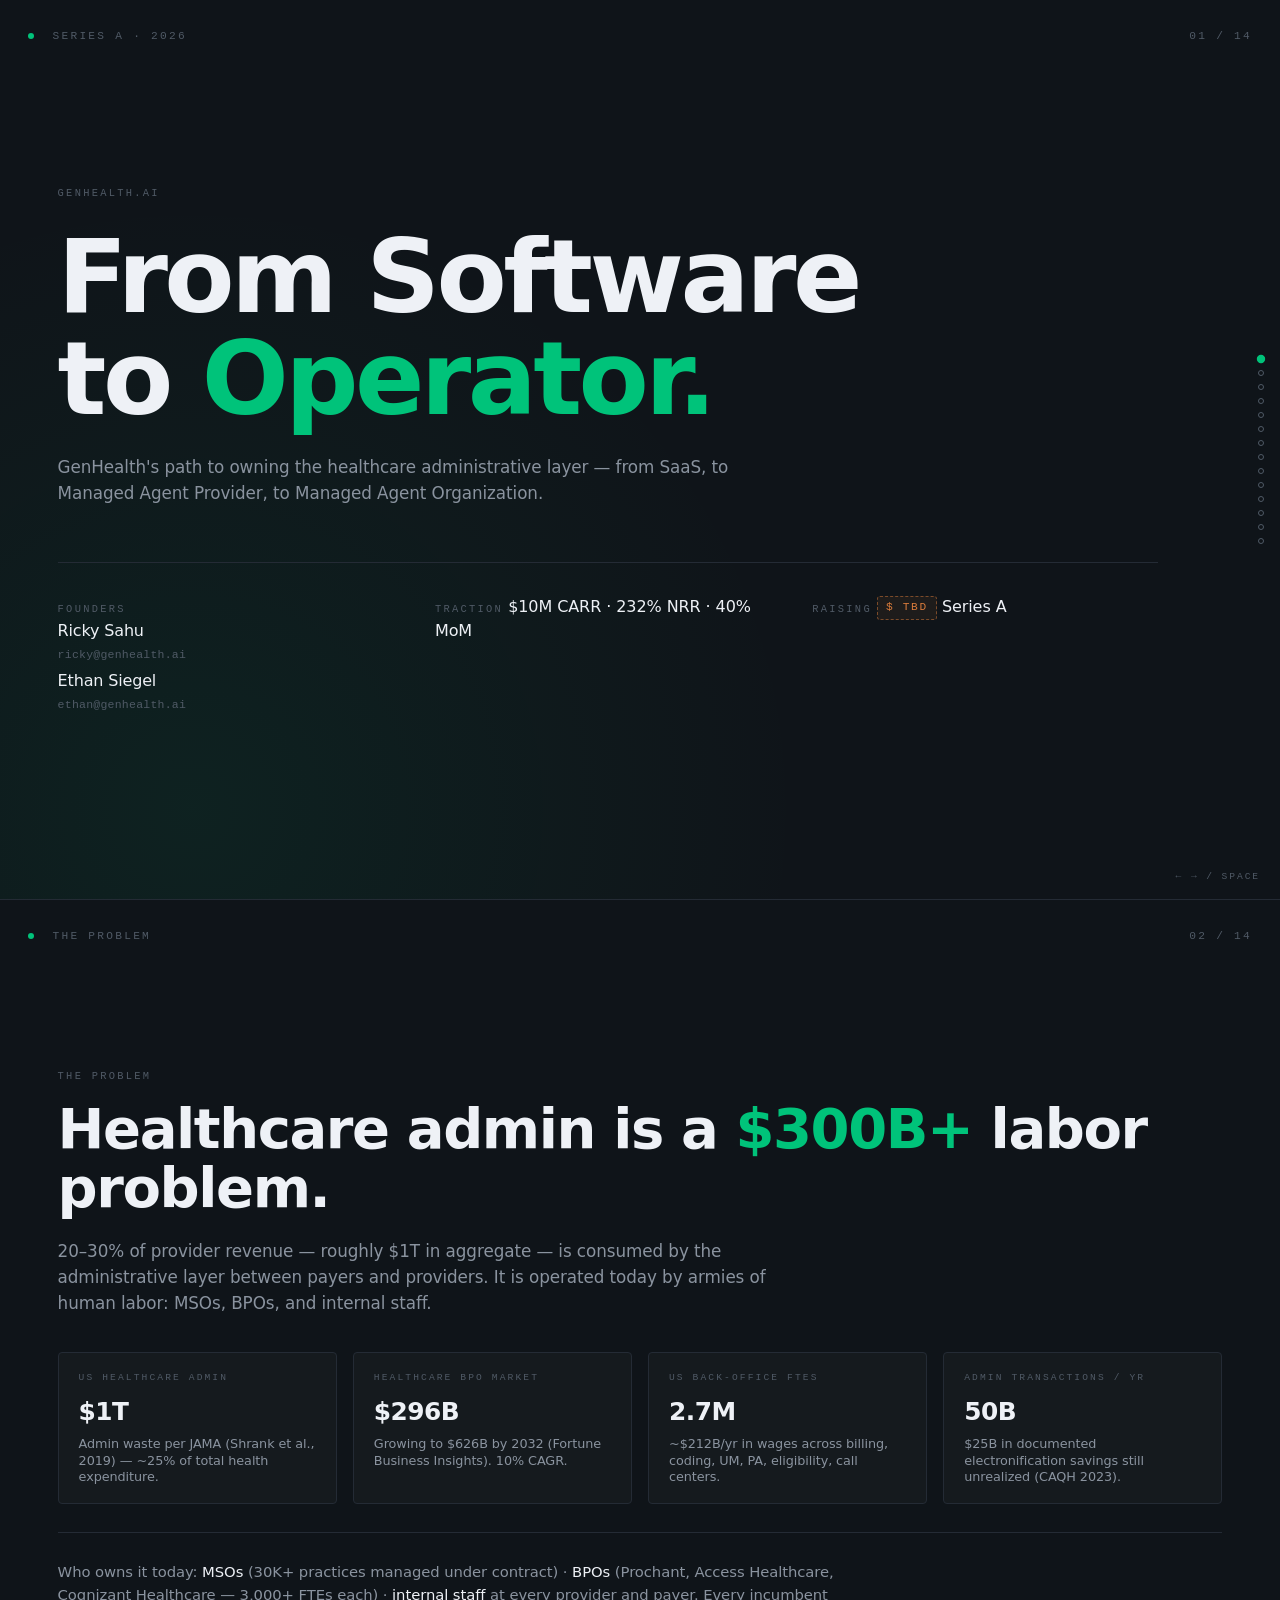
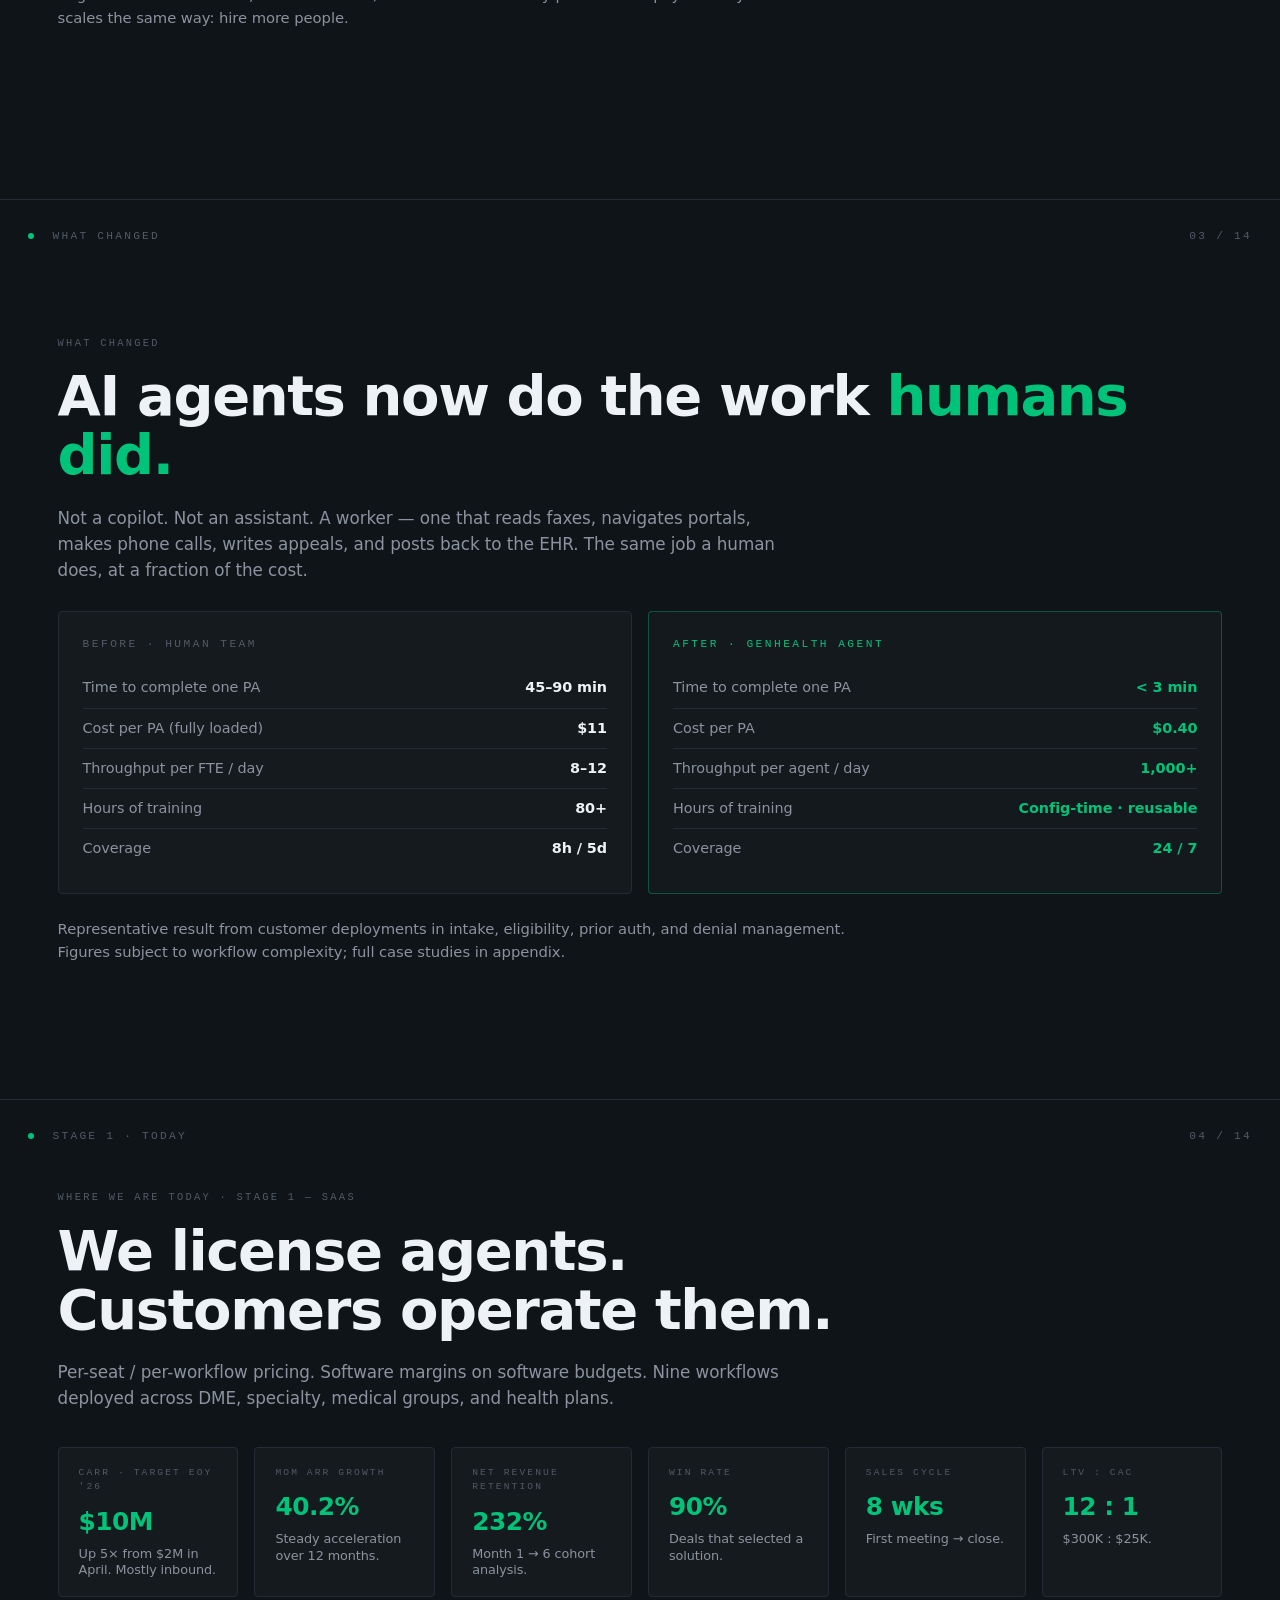
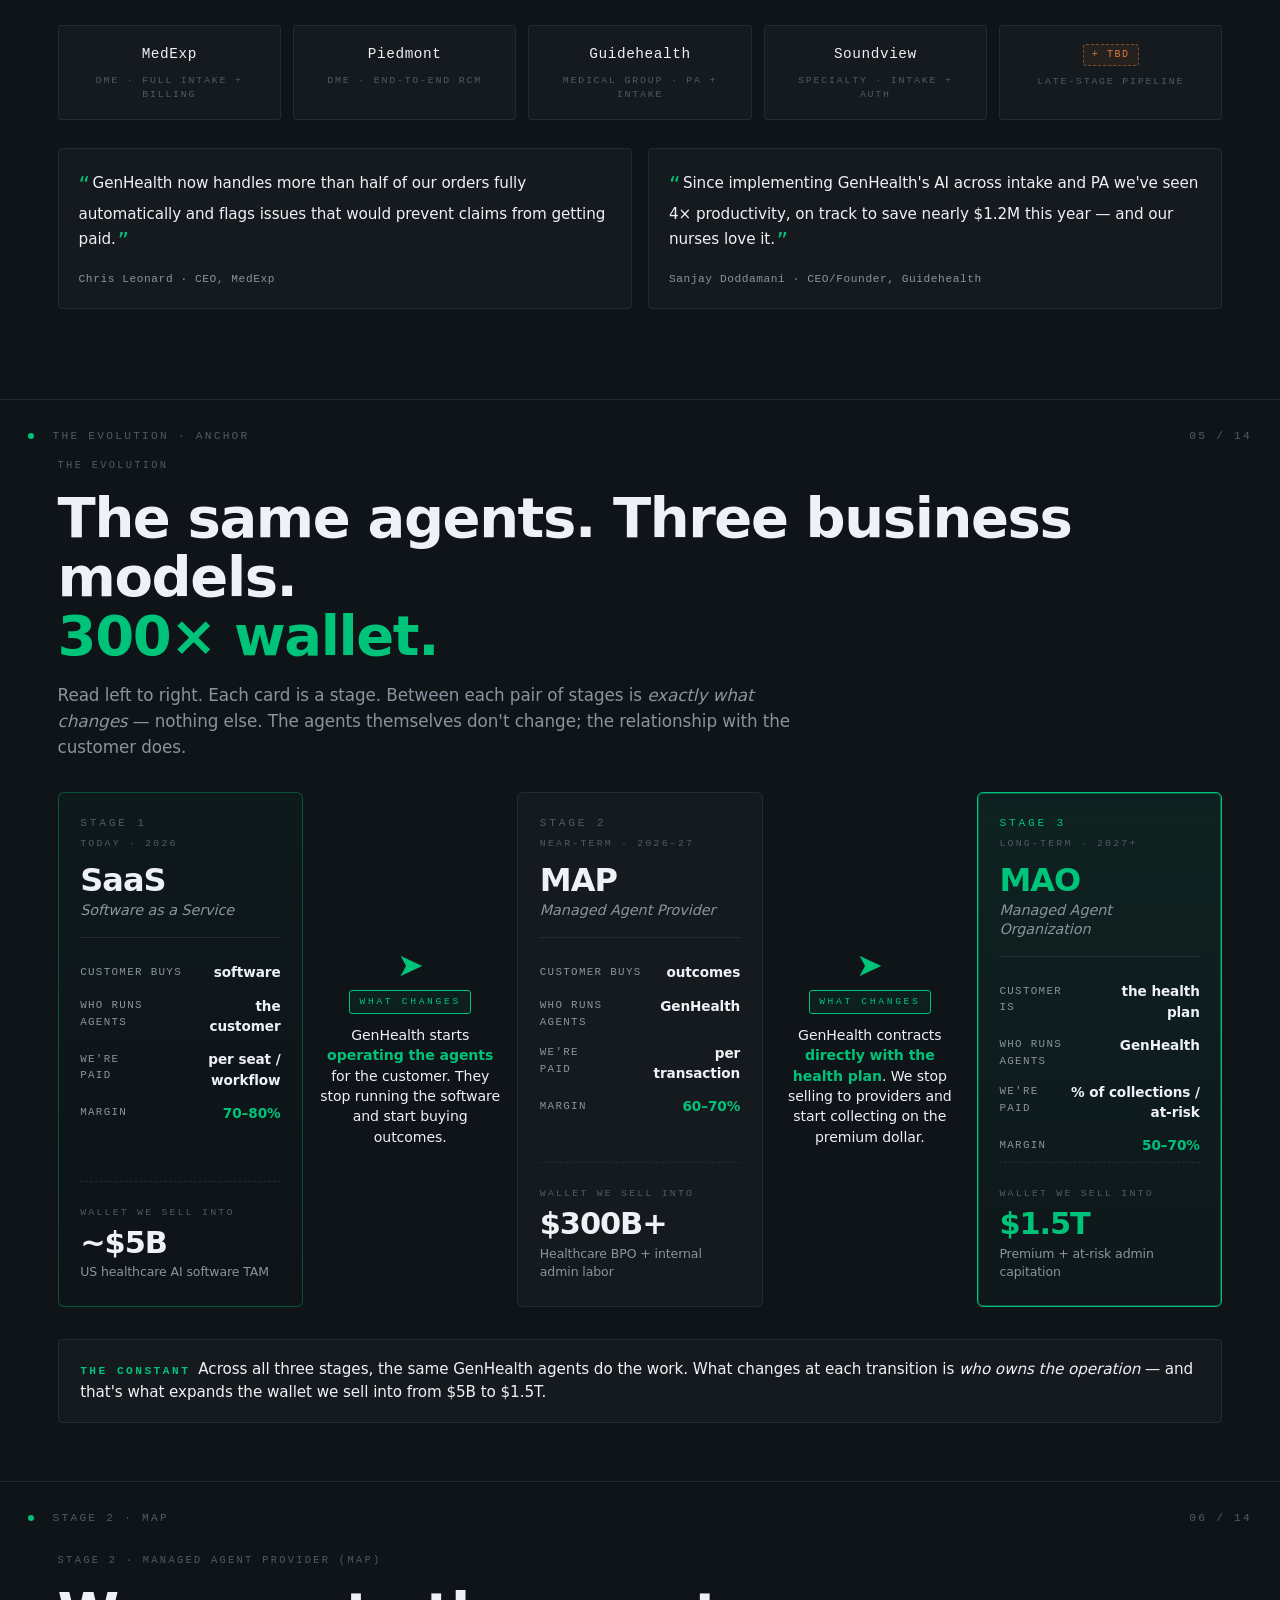
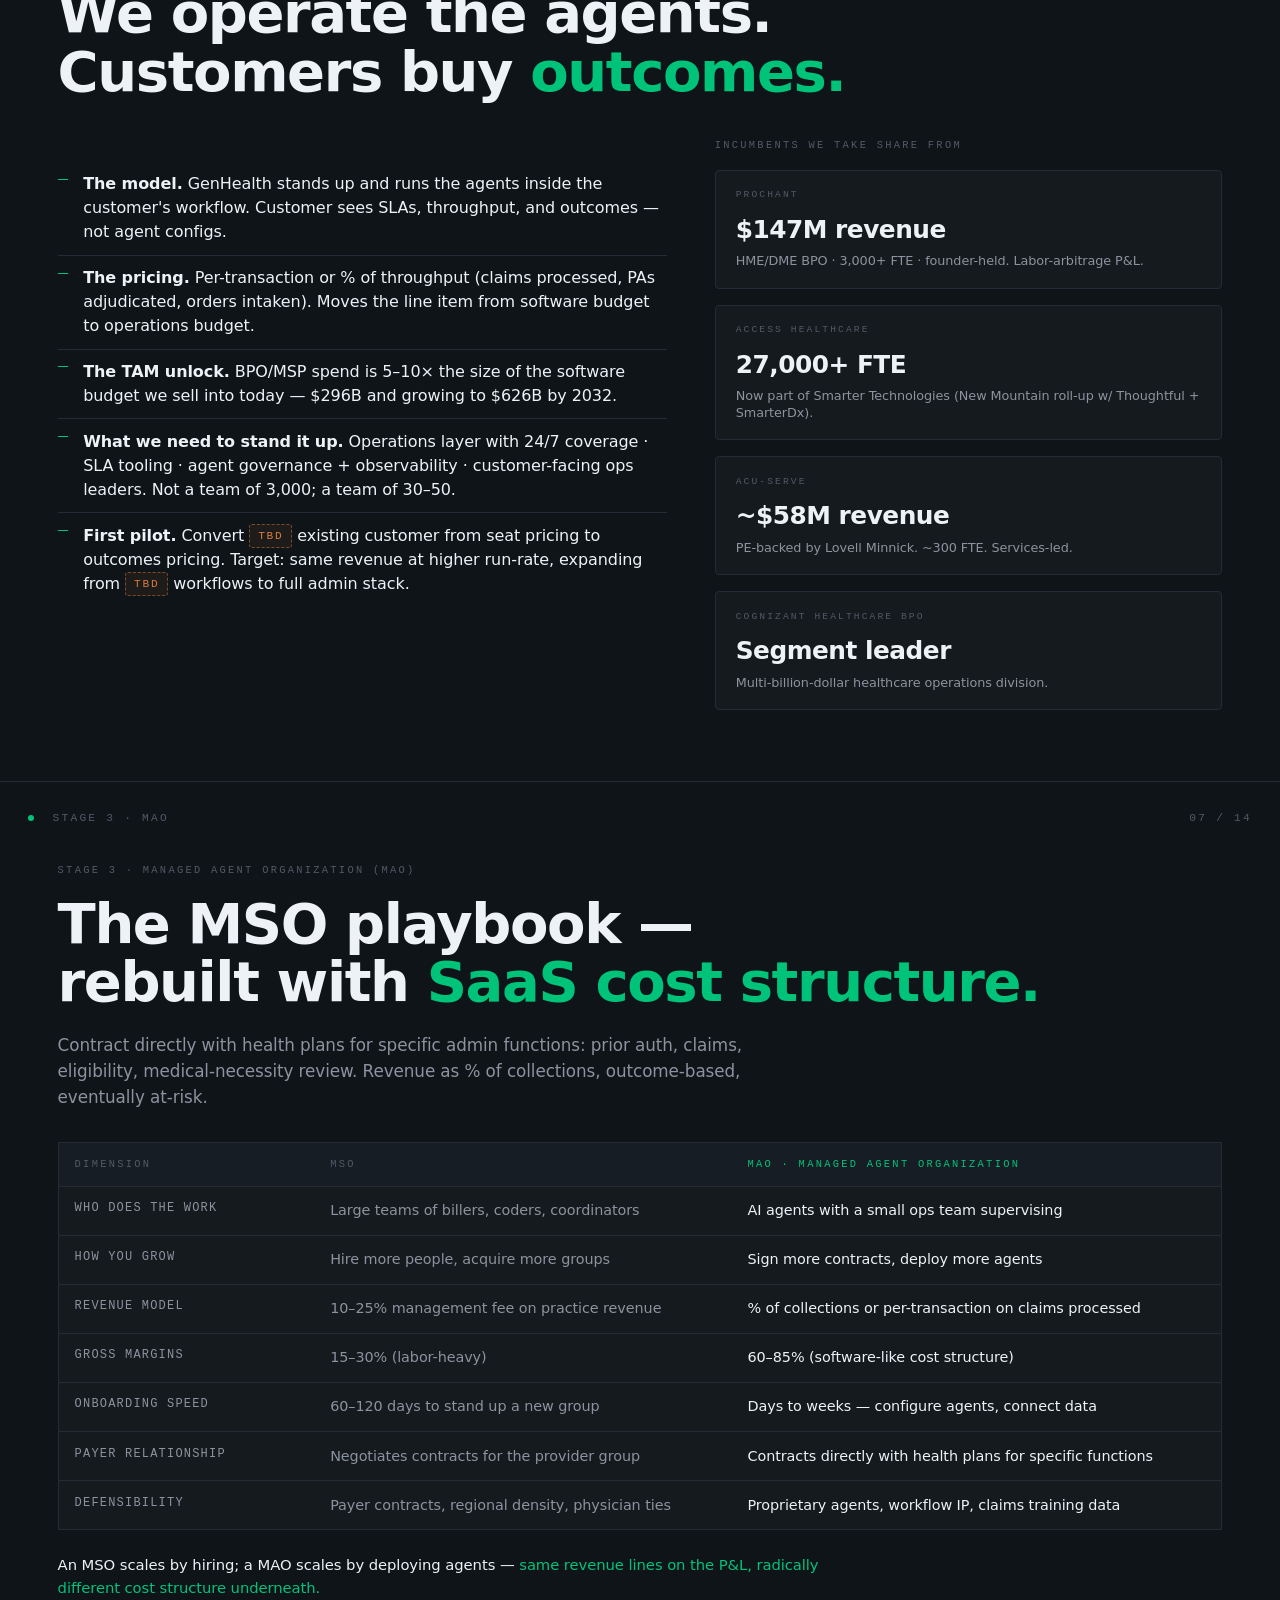
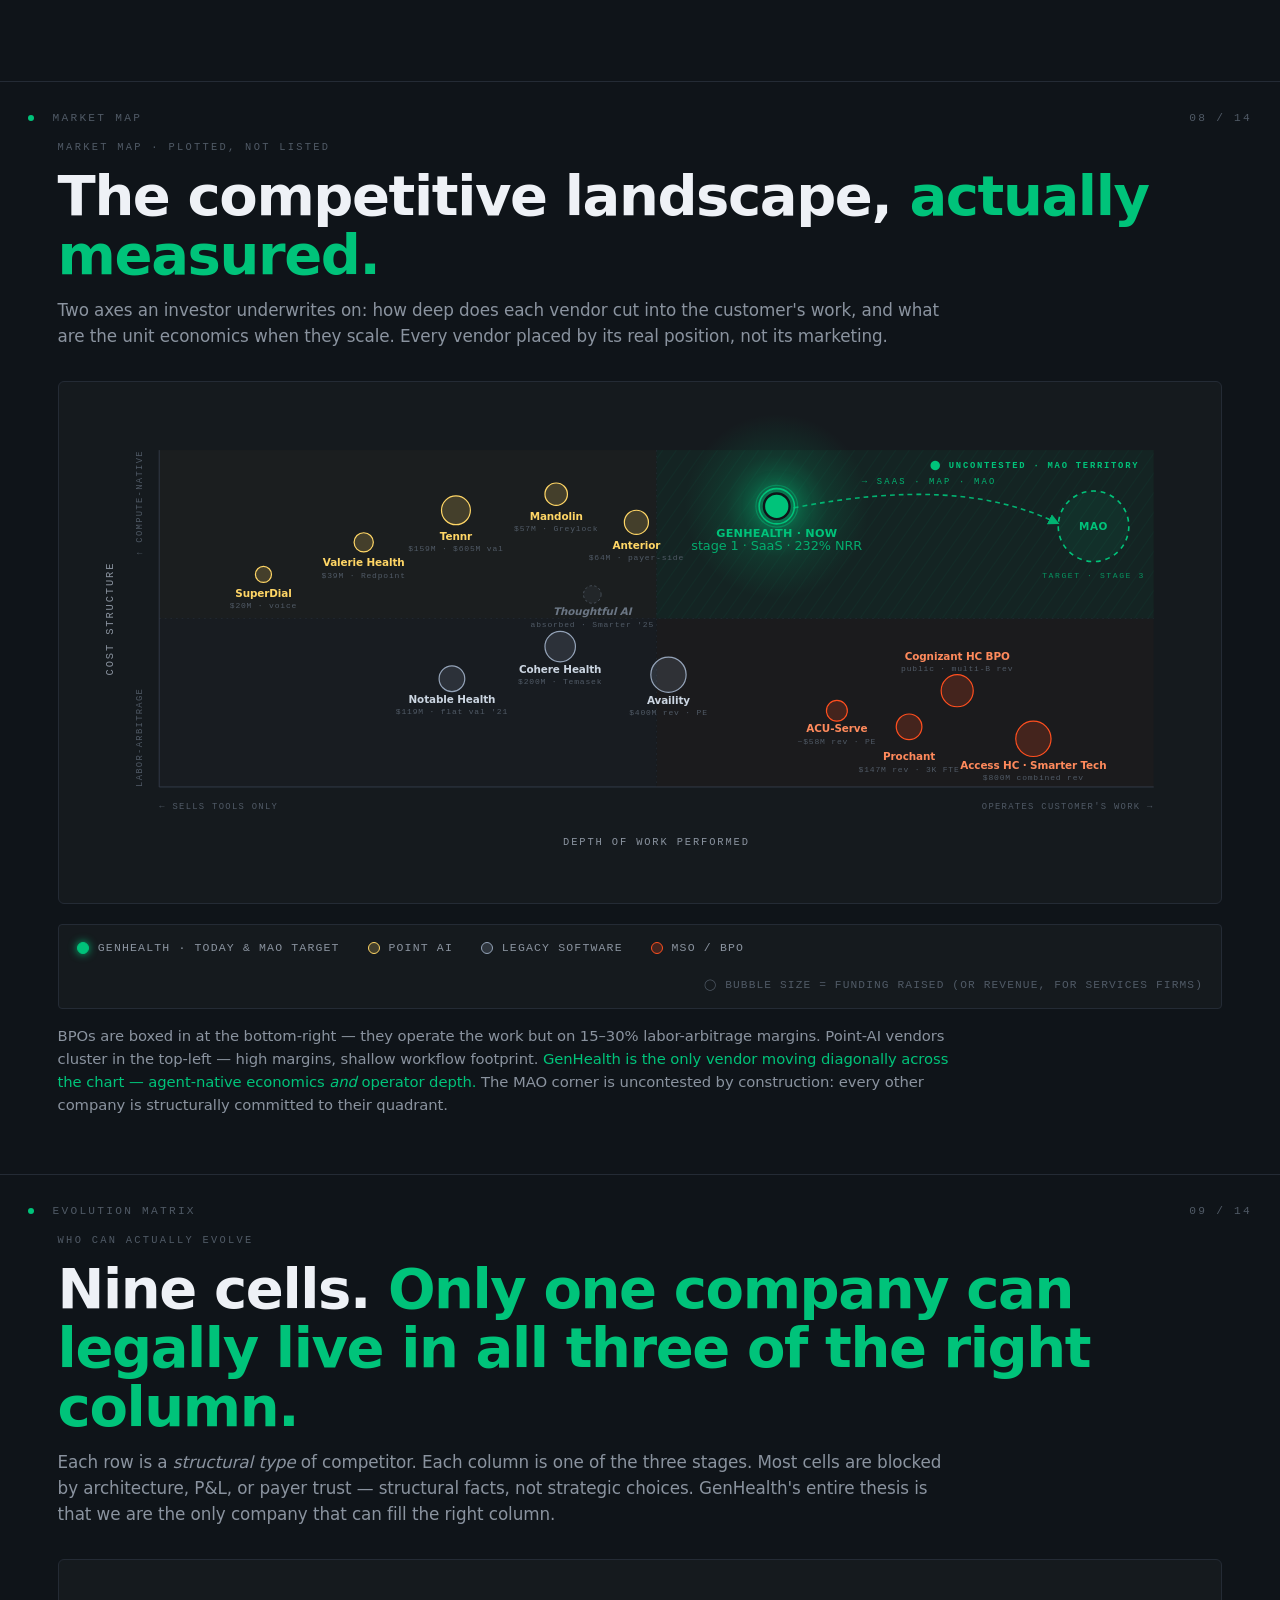
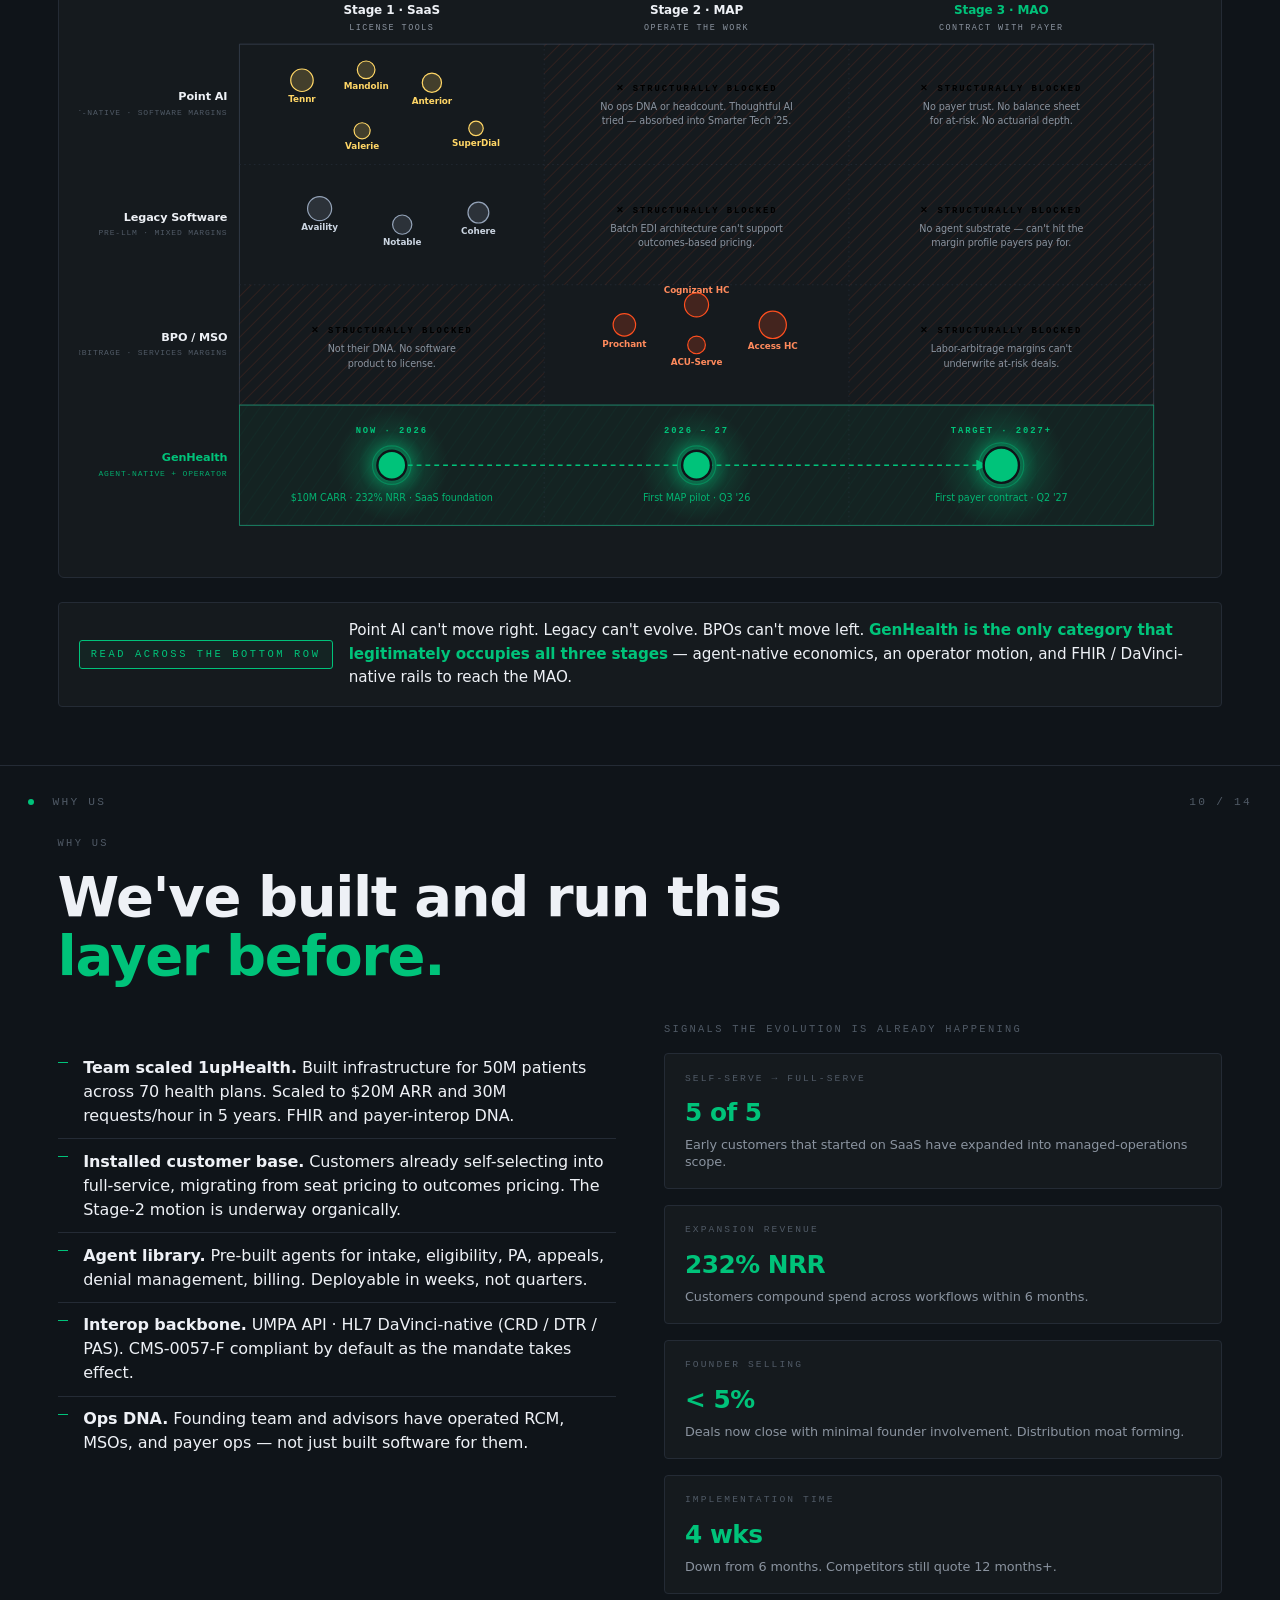
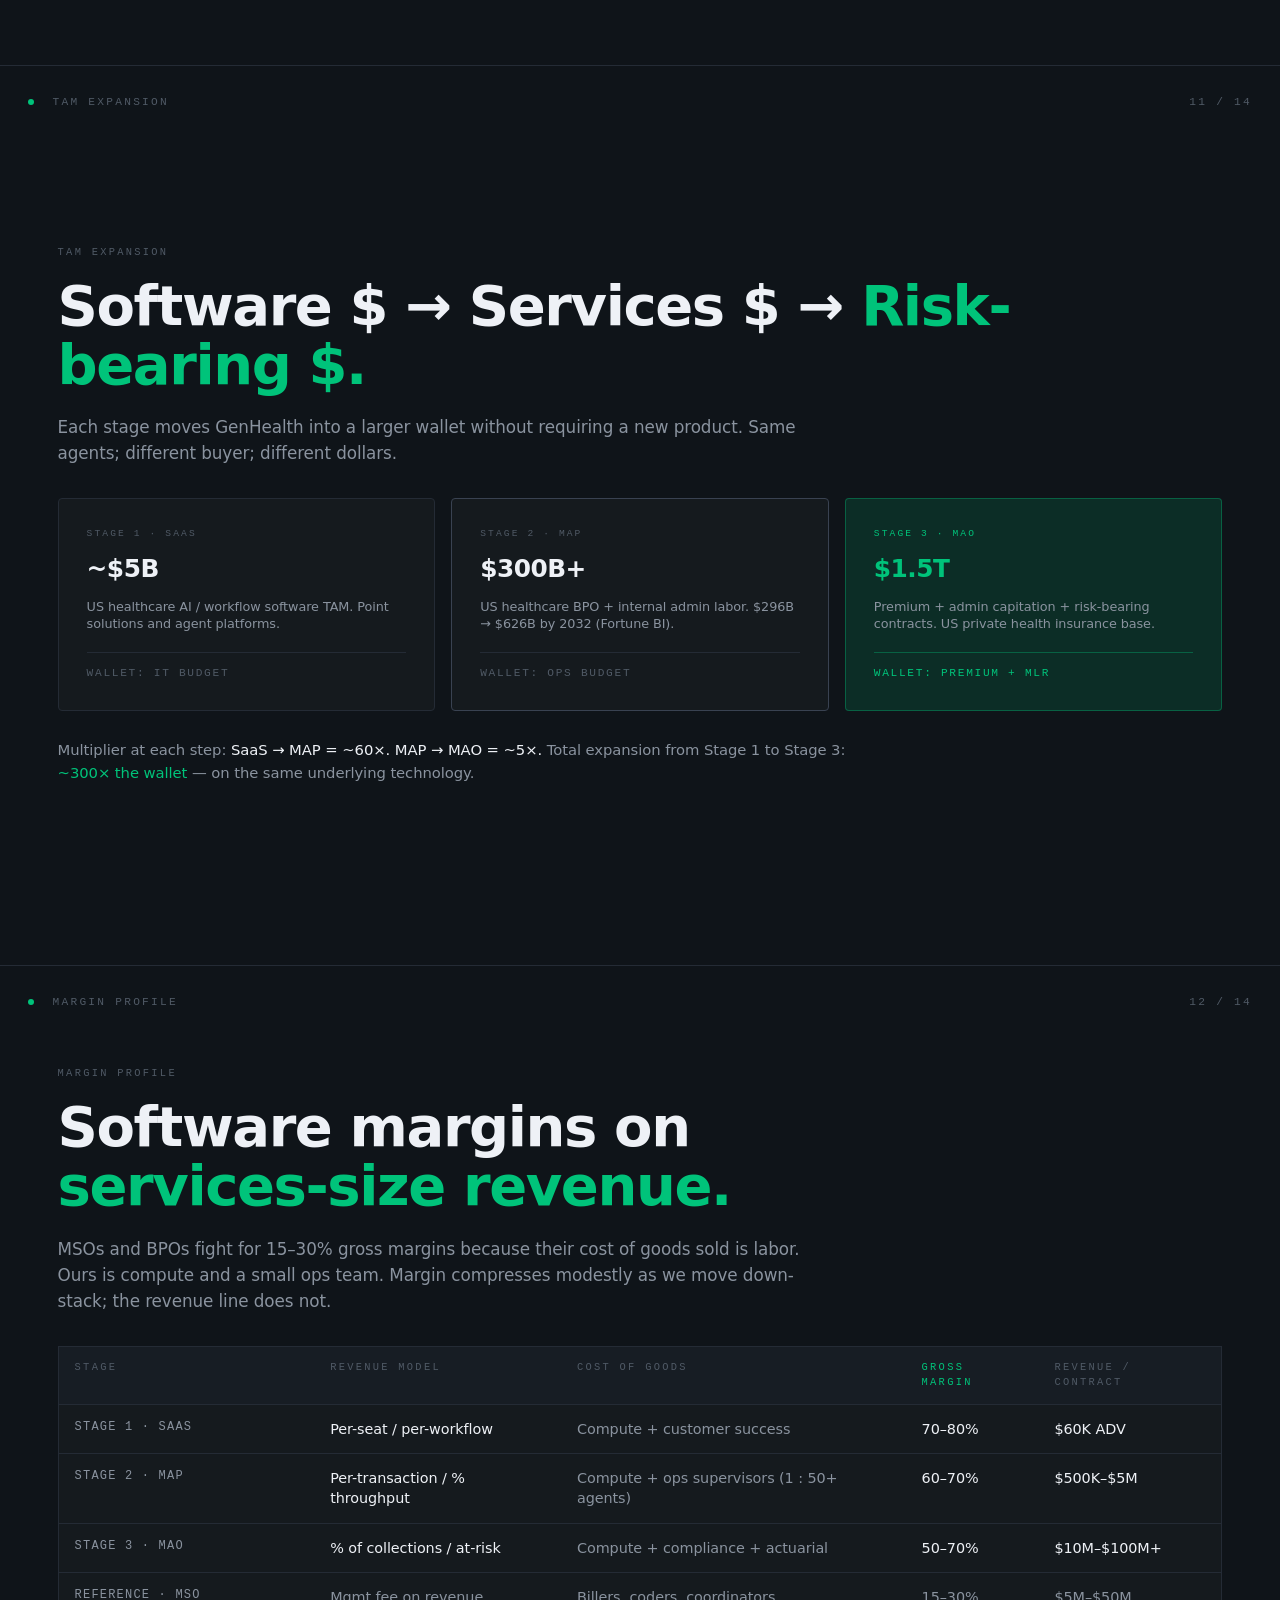
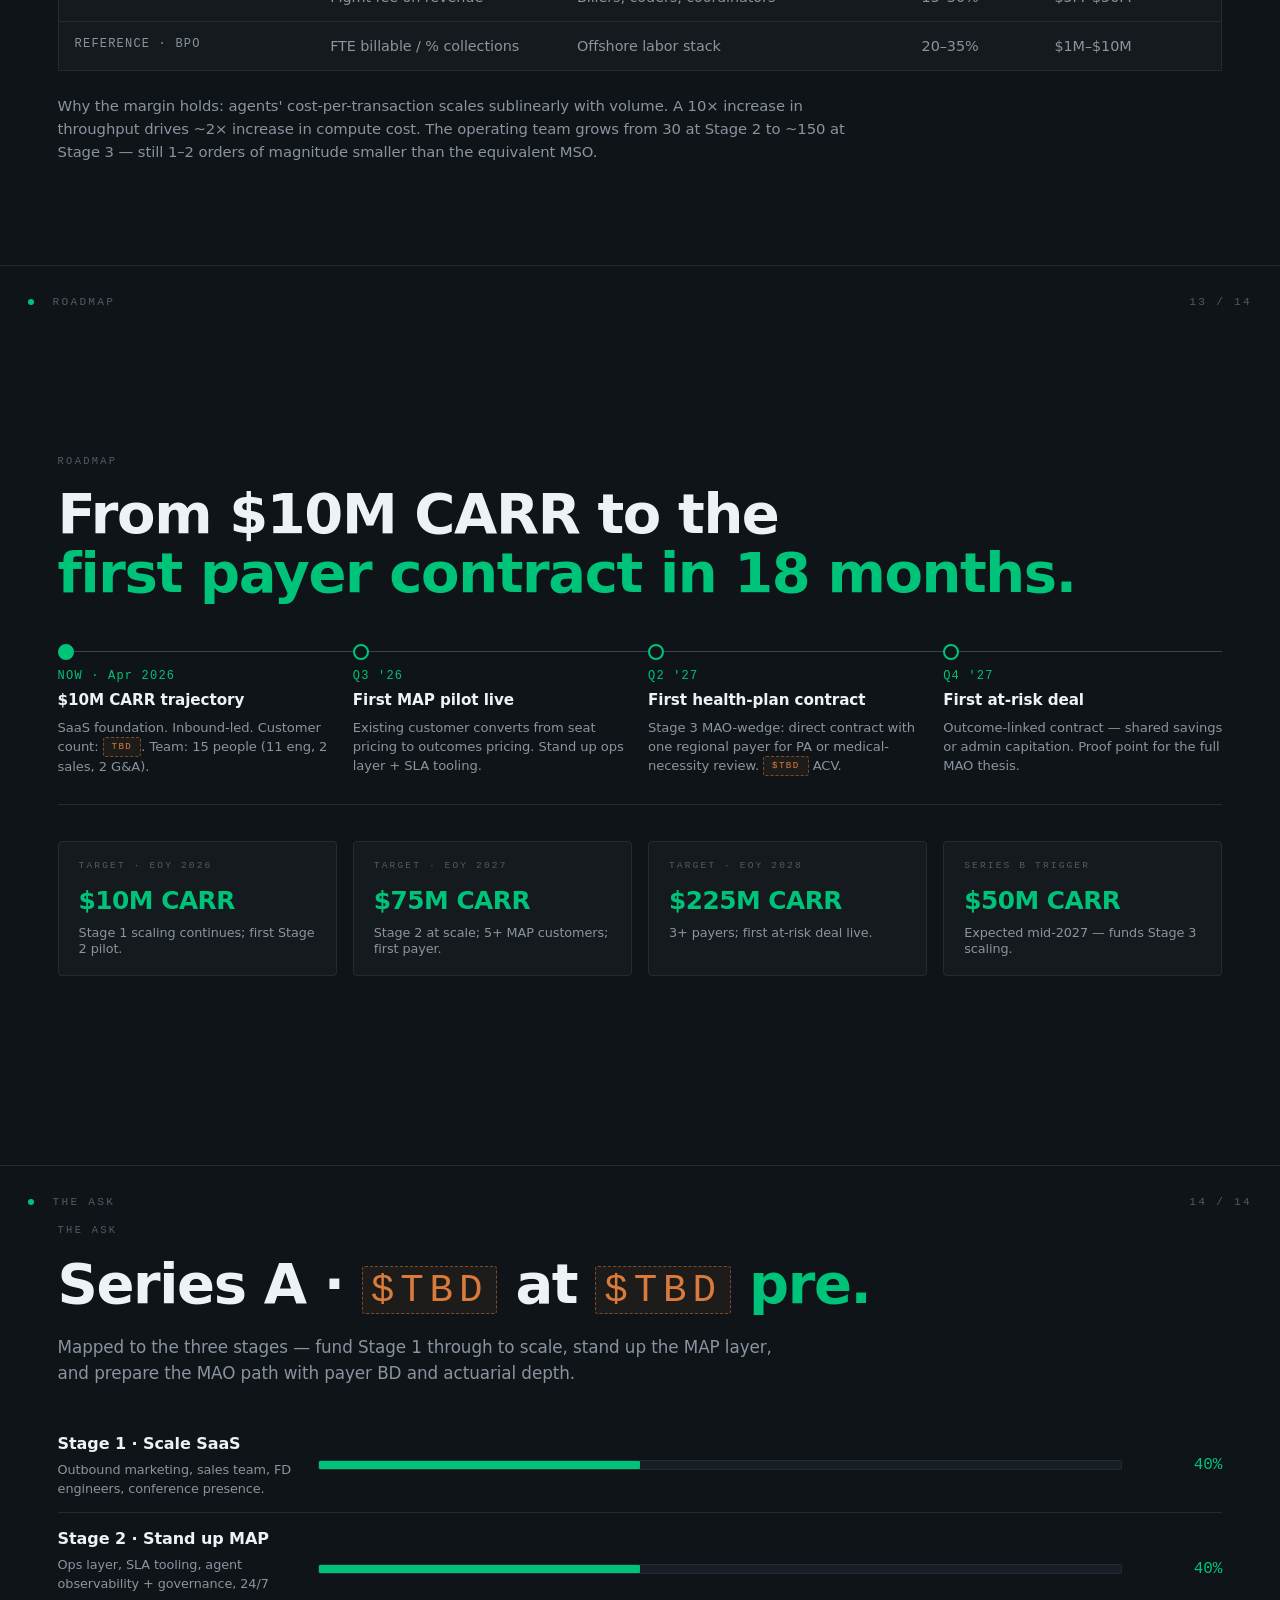
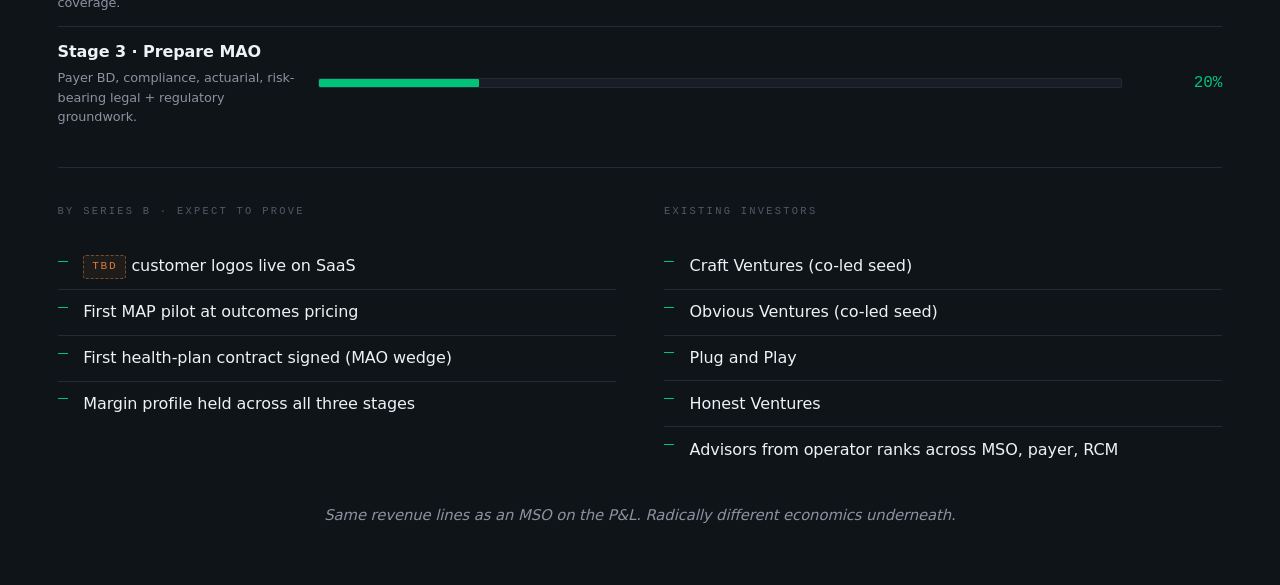
<file: decks/saas-to-mao.html>
<!DOCTYPE html>
<html lang="en">
<head>
<meta charset="UTF-8" />
<meta name="viewport" content="width=device-width, initial-scale=1.0" />
<title>GenHealth — From Software to Operator</title>
<link rel="stylesheet" href="https://api.fontshare.com/v2/css?f[]=switzer@800,700,600,500,400,300&f[]=jetbrains-mono@600,500,400&display=swap" />
<style>
  /* ===========================================
     INVESTOR-DECK AESTHETIC
     Dark graphite · one accent (signal green) ·
     muted grays for everything else.
     Aledade / Privia / Oscar reference.
     =========================================== */
  :root {
    --bg: #0f1419;
    --bg-2: #171d24;
    --bg-card: rgba(255, 255, 255, 0.025);
    --bg-card-hover: rgba(255, 255, 255, 0.045);
    --accent: #00c37a;
    --accent-soft: rgba(0, 195, 122, 0.14);
    --accent-line: rgba(0, 195, 122, 0.35);
    --ink: #eef1f6;
    --ink-dim: #8a939f;
    --ink-faint: #505a66;
    --rule: #242b35;
    --rule-strong: #394251;
    --warn: #d97b3b;

    --font: 'Switzer', system-ui, sans-serif;
    --font-mono: 'JetBrains Mono', ui-monospace, monospace;

    --pad: clamp(2rem, 4.5vw, 4.5rem);
    --ease: cubic-bezier(0.2, 0.8, 0.2, 1);
  }

  * { margin: 0; padding: 0; box-sizing: border-box; }

  html {
    scroll-behavior: smooth;
    scroll-snap-type: y mandatory;
  }

  body {
    font-family: var(--font);
    background: var(--bg);
    color: var(--ink);
    overflow-x: hidden;
    -webkit-font-smoothing: antialiased;
    font-weight: 400;
    font-size: 16px;
    line-height: 1.5;
    letter-spacing: -0.005em;
  }

  /* ===========================================
     SLIDE FRAME
     =========================================== */
  .slide {
    min-height: 100vh;
    padding: var(--pad);
    scroll-snap-align: start;
    position: relative;
    display: flex;
    flex-direction: column;
    justify-content: center;
    border-bottom: 1px solid var(--rule);
  }
  .slide-inner {
    max-width: 1400px;
    width: 100%;
    margin: 0 auto;
  }

  /* Editorial chrome */
  .folio {
    position: absolute;
    top: 1.75rem;
    right: 1.75rem;
    font-family: var(--font-mono);
    font-size: 0.7rem;
    letter-spacing: 0.2em;
    color: var(--ink-faint);
  }
  .stage-tag {
    position: absolute;
    top: 1.75rem;
    left: 1.75rem;
    font-family: var(--font-mono);
    font-size: 0.7rem;
    letter-spacing: 0.2em;
    color: var(--ink-faint);
    text-transform: uppercase;
  }
  .stage-tag .dot {
    display: inline-block;
    width: 6px;
    height: 6px;
    border-radius: 50%;
    background: var(--accent);
    margin-right: 0.6rem;
    vertical-align: middle;
  }

  /* ===========================================
     REVEAL ANIMATION
     =========================================== */
  .reveal {
    opacity: 0;
    transform: translateY(16px);
    transition: opacity 0.6s var(--ease), transform 0.6s var(--ease);
  }
  .slide.visible .reveal { opacity: 1; transform: none; }
  .slide.visible .reveal:nth-child(1) { transition-delay: 0.05s; }
  .slide.visible .reveal:nth-child(2) { transition-delay: 0.12s; }
  .slide.visible .reveal:nth-child(3) { transition-delay: 0.19s; }
  .slide.visible .reveal:nth-child(4) { transition-delay: 0.26s; }
  .slide.visible .reveal:nth-child(5) { transition-delay: 0.33s; }
  .slide.visible .reveal:nth-child(6) { transition-delay: 0.40s; }

  /* ===========================================
     TYPOGRAPHY UTILITIES
     =========================================== */
  .h1 {
    font-weight: 700;
    font-size: clamp(2.5rem, 6.5vw, 5.5rem);
    line-height: 1;
    letter-spacing: -0.035em;
  }
  .h2 {
    font-weight: 600;
    font-size: clamp(2rem, 4.5vw, 3.5rem);
    line-height: 1.05;
    letter-spacing: -0.025em;
  }
  .h3 {
    font-weight: 600;
    font-size: clamp(1.1rem, 1.6vw, 1.45rem);
    line-height: 1.25;
    letter-spacing: -0.01em;
  }
  .lead {
    font-size: clamp(1.05rem, 1.25vw, 1.2rem);
    line-height: 1.55;
    color: var(--ink-dim);
    max-width: 70ch;
  }
  .body-sm {
    font-size: 0.925rem;
    line-height: 1.55;
    color: var(--ink-dim);
  }
  .label {
    font-family: var(--font-mono);
    font-size: 0.65rem;
    letter-spacing: 0.22em;
    text-transform: uppercase;
    color: var(--ink-faint);
  }
  .accent { color: var(--accent); }
  .tbd {
    display: inline-block;
    padding: 0.15rem 0.5rem;
    font-family: var(--font-mono);
    font-size: 0.7em;
    color: var(--warn);
    background: rgba(217, 123, 59, 0.08);
    border: 1px dashed rgba(217, 123, 59, 0.5);
    border-radius: 3px;
    vertical-align: 2px;
    letter-spacing: 0.15em;
    text-transform: uppercase;
    font-weight: 500;
  }
  /* Founder list block in title-meta */
  .founder { display: block; margin-top: 0.4rem; }
  .founder:first-of-type { margin-top: 0; }
  .founder strong { display: block; font-weight: 600; font-size: 1rem; color: var(--ink); letter-spacing: -0.01em; }
  .founder span { display: block; margin-top: 0.15rem; font-family: var(--font-mono); font-size: 0.72rem; color: var(--ink-faint); letter-spacing: 0.02em; text-transform: none; }
  .rule-h {
    height: 1px;
    background: var(--rule);
    border: 0;
    margin: 1.75rem 0;
  }

  /* ===========================================
     TITLE SLIDE
     =========================================== */
  .title-slide {
    background:
      radial-gradient(circle at 15% 90%, rgba(0,195,122,0.08) 0%, transparent 45%),
      var(--bg);
  }
  .title-slide .h1 {
    font-size: clamp(3rem, 8vw, 7rem);
  }
  .title-slide .h1 em {
    font-style: normal;
    color: var(--accent);
  }
  .title-meta {
    display: grid;
    grid-template-columns: repeat(3, minmax(0, 1fr));
    gap: 2rem;
    margin-top: 3.5rem;
    padding-top: 2rem;
    border-top: 1px solid var(--rule);
    max-width: 1100px;
  }
  .title-meta > div label { display: block; margin-bottom: 0.5rem; }
  .title-meta > div strong {
    font-weight: 500;
    font-size: 1rem;
    color: var(--ink);
  }

  /* ===========================================
     STAT GRID
     =========================================== */
  .stats {
    display: grid;
    grid-template-columns: repeat(auto-fit, minmax(180px, 1fr));
    gap: 1rem;
    margin-top: 2.25rem;
  }
  .stat {
    padding: 1.1rem 1.25rem;
    background: var(--bg-card);
    border: 1px solid var(--rule);
    border-radius: 4px;
  }
  .stat .k {
    font-family: var(--font-mono);
    font-size: 0.6rem;
    letter-spacing: 0.22em;
    color: var(--ink-faint);
    text-transform: uppercase;
    margin-bottom: 0.5rem;
  }
  .stat .v {
    font-size: 1.55rem;
    font-weight: 600;
    color: var(--ink);
    letter-spacing: -0.02em;
  }
  .stat .v.accent { color: var(--accent); }
  .stat .sub {
    margin-top: 0.35rem;
    font-size: 0.8rem;
    color: var(--ink-dim);
    line-height: 1.3;
  }

  /* ===========================================
     TWO-COL GENERIC
     =========================================== */
  .two-col {
    display: grid;
    grid-template-columns: 1fr 1fr;
    gap: 3rem;
    margin-top: 2.25rem;
  }
  .two-col.wide { grid-template-columns: 1.2fr 1fr; }

  /* ===========================================
     BULLETED LIST
     =========================================== */
  .bullets {
    list-style: none;
    margin-top: 1.5rem;
  }
  .bullets li {
    padding: 0.65rem 0 0.65rem 1.6rem;
    border-bottom: 1px solid var(--rule);
    position: relative;
    color: var(--ink);
    font-size: 1rem;
  }
  .bullets li:last-child { border-bottom: 0; }
  .bullets li::before {
    content: "";
    position: absolute;
    left: 0;
    top: 1.05rem;
    width: 10px;
    height: 1px;
    background: var(--accent);
  }

  /* ===========================================
     EVOLUTION SLIDE (SLIDE 5) — v2
     Explicit three-stage flow with "WHAT CHANGES"
     transition callouts BETWEEN each stage. Designed
     so a non-expert reader can follow stage → delta →
     next stage in a single horizontal scan.
     =========================================== */
  .evo-flow {
    margin-top: 2rem;
    display: grid;
    /* card · arrow · card · arrow · card */
    grid-template-columns: 1fr 190px 1fr 190px 1fr;
    gap: 0.75rem;
    align-items: stretch;
  }
  .evo-card {
    padding: 1.4rem 1.35rem 1.5rem;
    background: var(--bg-card);
    border: 1px solid var(--rule);
    border-radius: 6px;
    display: flex;
    flex-direction: column;
    position: relative;
  }
  .evo-card.c1 { /* Stage 1: filled / current */
    border-color: var(--accent-line);
    background: linear-gradient(180deg, rgba(0,195,122,0.03), transparent);
  }
  .evo-card.c3 { /* Stage 3: highlighted / goal */
    border-color: var(--accent);
    background: linear-gradient(180deg, rgba(0,195,122,0.08), rgba(0,195,122,0.02));
    box-shadow: 0 0 0 1px var(--accent-line) inset;
  }
  .evo-card .evo-num {
    font-family: var(--font-mono);
    font-size: 0.7rem;
    letter-spacing: 0.25em;
    color: var(--ink-faint);
    text-transform: uppercase;
  }
  .evo-card.c3 .evo-num { color: var(--accent); }
  .evo-card .evo-when {
    font-family: var(--font-mono);
    font-size: 0.62rem;
    letter-spacing: 0.22em;
    color: var(--ink-faint);
    text-transform: uppercase;
    margin-top: 0.3rem;
  }
  .evo-card .evo-name {
    margin-top: 0.75rem;
    font-size: 2rem;
    font-weight: 700;
    color: var(--ink);
    letter-spacing: -0.03em;
    line-height: 1;
  }
  .evo-card.c3 .evo-name { color: var(--accent); }
  .evo-card .evo-long {
    margin-top: 0.35rem;
    font-size: 0.9rem;
    color: var(--ink-dim);
    font-style: italic;
    line-height: 1.3;
  }
  .evo-card .evo-divider {
    height: 1px;
    background: var(--rule);
    margin: 1.1rem 0;
  }
  .evo-card .evo-row {
    display: flex;
    justify-content: space-between;
    gap: 0.5rem;
    padding: 0.4rem 0;
    font-size: 0.85rem;
  }
  .evo-card .evo-row .k {
    color: var(--ink-dim);
    font-family: var(--font-mono);
    font-size: 0.68rem;
    letter-spacing: 0.12em;
    text-transform: uppercase;
    padding-top: 0.1rem;
  }
  .evo-card .evo-row .v {
    color: var(--ink);
    font-weight: 600;
    text-align: right;
  }
  .evo-card .evo-row .v.accent { color: var(--accent); }
  .evo-card .evo-tam {
    margin-top: auto;
    padding-top: 1rem;
    border-top: 1px dashed var(--rule);
  }
  .evo-card .evo-tam-label {
    font-family: var(--font-mono);
    font-size: 0.62rem;
    letter-spacing: 0.22em;
    color: var(--ink-faint);
    text-transform: uppercase;
  }
  .evo-card .evo-tam-value {
    display: block;
    margin-top: 0.4rem;
    font-size: 1.9rem;
    font-weight: 700;
    letter-spacing: -0.035em;
    color: var(--ink);
    line-height: 1;
  }
  .evo-card.c3 .evo-tam-value { color: var(--accent); }
  .evo-card .evo-tam-sub {
    display: block;
    margin-top: 0.3rem;
    font-size: 0.78rem;
    color: var(--ink-dim);
  }

  /* Transition between stages */
  .evo-transition {
    display: flex;
    flex-direction: column;
    align-items: center;
    justify-content: center;
    text-align: center;
    padding: 0.5rem 0;
    position: relative;
  }
  .evo-transition .evo-arrow {
    font-size: 2rem;
    font-family: var(--font-mono);
    color: var(--accent);
    line-height: 1;
    margin-bottom: 0.4rem;
    font-weight: 500;
  }
  .evo-transition .evo-what-tag {
    font-family: var(--font-mono);
    font-size: 0.6rem;
    letter-spacing: 0.28em;
    color: var(--accent);
    text-transform: uppercase;
    padding: 0.25rem 0.6rem;
    border: 1px solid var(--accent);
    border-radius: 3px;
    background: rgba(0,195,122,0.06);
    margin-bottom: 0.65rem;
  }
  .evo-transition .evo-what-text {
    font-size: 0.88rem;
    color: var(--ink);
    line-height: 1.45;
    padding: 0 0.25rem;
  }
  .evo-transition .evo-what-text strong { color: var(--accent); font-weight: 600; }

  .evo-constant {
    margin-top: 2rem;
    padding: 1.1rem 1.35rem;
    border: 1px solid var(--rule);
    background: var(--bg-card);
    border-radius: 4px;
    font-size: 0.95rem;
    color: var(--ink);
    line-height: 1.55;
  }
  .evo-constant strong {
    color: var(--accent);
    font-family: var(--font-mono);
    font-size: 0.7rem;
    letter-spacing: 0.22em;
    text-transform: uppercase;
    margin-right: 0.5rem;
    font-weight: 600;
  }

  @media (max-width: 1100px) {
    .evo-flow {
      grid-template-columns: 1fr;
      gap: 1rem;
    }
    .evo-transition {
      padding: 0.5rem 0;
    }
    .evo-transition .evo-arrow {
      transform: rotate(90deg);
    }
  }

  /* ===========================================
     MSO vs MAO TABLE
     =========================================== */
  .cmp-table {
    width: 100%;
    margin-top: 2rem;
    border-collapse: collapse;
    border: 1px solid var(--rule);
    background: var(--bg-card);
  }
  .cmp-table th, .cmp-table td {
    padding: 0.85rem 1rem;
    text-align: left;
    vertical-align: top;
    border-bottom: 1px solid var(--rule);
    font-size: 0.9rem;
    line-height: 1.45;
  }
  .cmp-table thead th {
    font-family: var(--font-mono);
    font-size: 0.65rem;
    letter-spacing: 0.22em;
    text-transform: uppercase;
    color: var(--ink-faint);
    background: var(--bg-2);
    font-weight: 500;
  }
  .cmp-table thead th.mao { color: var(--accent); }
  .cmp-table td:first-child {
    font-family: var(--font-mono);
    font-size: 0.75rem;
    letter-spacing: 0.1em;
    color: var(--ink-dim);
    text-transform: uppercase;
    width: 22%;
  }
  .cmp-table td.mao { color: var(--ink); }
  .cmp-table td.mso { color: var(--ink-dim); }
  .cmp-table tr:last-child td { border-bottom: 0; }

  /* ===========================================
     QUOTE (slide uses for customer love)
     =========================================== */
  .quotes {
    display: grid;
    grid-template-columns: 1fr 1fr;
    gap: 1rem;
    margin-top: 1.5rem;
  }
  .quote {
    padding: 1.25rem;
    background: var(--bg-card);
    border: 1px solid var(--rule);
    border-radius: 4px;
  }
  .quote .q {
    font-size: 0.95rem;
    color: var(--ink);
    line-height: 1.5;
    margin-bottom: 0.75rem;
  }
  .quote .q::before { content: "“"; color: var(--accent); font-size: 1.4rem; vertical-align: -0.3rem; margin-right: 0.15rem; }
  .quote .q::after { content: "”"; color: var(--accent); font-size: 1.4rem; vertical-align: -0.3rem; margin-left: 0.1rem; }
  .quote .who {
    font-family: var(--font-mono);
    font-size: 0.7rem;
    color: var(--ink-dim);
    letter-spacing: 0.05em;
  }

  /* ===========================================
     ROADMAP TIMELINE
     =========================================== */
  .timeline {
    display: grid;
    grid-template-columns: repeat(4, 1fr);
    gap: 1rem;
    margin-top: 2rem;
    position: relative;
  }
  .timeline::before {
    content: "";
    position: absolute;
    top: 1rem;
    left: 0; right: 0;
    height: 1px;
    background: var(--rule-strong);
  }
  .milestone {
    padding-top: 2rem;
    position: relative;
  }
  .milestone::before {
    content: "";
    position: absolute;
    top: 0.55rem;
    left: 0;
    width: 12px;
    height: 12px;
    border-radius: 50%;
    background: var(--bg);
    border: 2px solid var(--accent);
  }
  .milestone[data-now="true"]::before { background: var(--accent); }
  .milestone .year {
    font-family: var(--font-mono);
    font-size: 0.75rem;
    color: var(--accent);
    letter-spacing: 0.1em;
    margin-bottom: 0.4rem;
  }
  .milestone .what {
    font-size: 0.95rem;
    color: var(--ink);
    font-weight: 600;
    line-height: 1.3;
    margin-bottom: 0.4rem;
  }
  .milestone .detail {
    font-size: 0.82rem;
    color: var(--ink-dim);
    line-height: 1.45;
  }

  /* ===========================================
     USE OF FUNDS BARS
     =========================================== */
  .uof {
    margin-top: 2rem;
  }
  .uof .row {
    display: grid;
    grid-template-columns: 240px 1fr 80px;
    gap: 1.25rem;
    align-items: center;
    padding: 0.85rem 0;
    border-bottom: 1px solid var(--rule);
  }
  .uof .row:last-child { border-bottom: 0; }
  .uof .label-cell {
    font-weight: 600;
    color: var(--ink);
    font-size: 1rem;
  }
  .uof .label-cell .sub {
    display: block;
    margin-top: 0.25rem;
    font-size: 0.8rem;
    color: var(--ink-dim);
    font-weight: 400;
  }
  .uof .bar {
    height: 10px;
    background: var(--bg-2);
    border: 1px solid var(--rule);
    border-radius: 2px;
    overflow: hidden;
  }
  .uof .bar .fill {
    height: 100%;
    background: var(--accent);
    border-radius: 1px;
  }
  .uof .pct {
    font-family: var(--font-mono);
    color: var(--accent);
    font-size: 1rem;
    text-align: right;
  }

  /* ===========================================
     LOGOS ROW
     =========================================== */
  .logos {
    display: grid;
    grid-template-columns: repeat(auto-fit, minmax(160px, 1fr));
    gap: 0.75rem;
    margin-top: 1.75rem;
  }
  .logo {
    padding: 1.1rem 1rem;
    background: var(--bg-card);
    border: 1px solid var(--rule);
    border-radius: 3px;
    text-align: center;
    font-family: var(--font-mono);
    font-size: 0.9rem;
    color: var(--ink);
    letter-spacing: 0.04em;
    font-weight: 500;
  }
  .logo .sub {
    display: block;           /* force line break — was rendering inline */
    margin-top: 0.5rem;
    font-size: 0.62rem;
    color: var(--ink-faint);
    letter-spacing: 0.18em;
    text-transform: uppercase;
    font-weight: 400;
    line-height: 1.4;
  }

  /* ===========================================
     BEFORE/AFTER TABLE
     =========================================== */
  .ba {
    display: grid;
    grid-template-columns: 1fr 1fr;
    gap: 1rem;
    margin-top: 1.75rem;
  }
  .ba .col {
    padding: 1.5rem;
    border: 1px solid var(--rule);
    border-radius: 4px;
    background: var(--bg-card);
  }
  .ba .col.after {
    border-color: var(--accent-line);
  }
  .ba .col .hdr {
    font-family: var(--font-mono);
    font-size: 0.7rem;
    letter-spacing: 0.22em;
    color: var(--ink-faint);
    text-transform: uppercase;
    margin-bottom: 1rem;
  }
  .ba .col.after .hdr { color: var(--accent); }
  .ba .col .line {
    display: flex;
    justify-content: space-between;
    padding: 0.55rem 0;
    font-size: 0.9rem;
    border-bottom: 1px solid var(--rule);
  }
  .ba .col .line:last-child { border-bottom: 0; }
  .ba .col .line .k { color: var(--ink-dim); }
  .ba .col .line .v { color: var(--ink); font-weight: 600; }
  .ba .col.after .line .v { color: var(--accent); }

  /* ===========================================
     SCATTER MARKET MAP (proper plotted chart)
     - Each vendor plotted at real (x,y) coordinates
     - Bubble size = funding raised (or revenue for services firms)
     - Color encodes category
     - GenHealth "now" dot is highlighted, with a trajectory
       arrow to the ghost "MAO target" position
     =========================================== */
  .scatter-map {
    margin-top: 2rem;
    padding: 1.25rem;
    background: var(--bg-card);
    border: 1px solid var(--rule);
    border-radius: 6px;
    overflow: hidden;
  }
  .scatter-svg {
    width: 100%;
    height: auto;
    display: block;
    font-family: var(--font);
  }
  /* Axis & frame text */
  .scatter-svg .axis-title {
    font-family: var(--font-mono);
    font-size: 13px;
    letter-spacing: 0.18em;
    text-transform: uppercase;
    fill: var(--ink-dim);
  }
  .scatter-svg .axis-end {
    font-family: var(--font-mono);
    font-size: 11px;
    letter-spacing: 0.15em;
    text-transform: uppercase;
    fill: var(--ink-faint);
  }
  .scatter-svg .quad-label {
    font-family: var(--font-mono);
    font-size: 11px;
    letter-spacing: 0.2em;
    text-transform: uppercase;
    fill: var(--ink-faint);
  }
  .scatter-svg .quad-label.open-zone {
    fill: var(--accent);
    font-weight: 600;
  }

  /* Vendor groups */
  .scatter-svg .v text { font-family: var(--font); pointer-events: none; }
  .scatter-svg .v .vlabel {
    font-size: 13px;
    font-weight: 600;
    letter-spacing: -0.01em;
    fill: var(--ink);
  }
  .scatter-svg .v .vsub {
    font-size: 10px;
    font-family: var(--font-mono);
    letter-spacing: 0.1em;
    fill: var(--ink-faint);
  }

  /* Categories */
  .scatter-svg .v-ai circle { fill: #ffd666; fill-opacity: 0.18; stroke: #ffd666; stroke-width: 1.5; }
  .scatter-svg .v-ai .vlabel { fill: #ffd666; }

  .scatter-svg .v-legacy circle { fill: #94a3b8; fill-opacity: 0.16; stroke: #94a3b8; stroke-width: 1.5; }
  .scatter-svg .v-legacy .vlabel { fill: #cbd5e1; }

  .scatter-svg .v-bpo circle { fill: #ff4f1f; fill-opacity: 0.18; stroke: #ff4f1f; stroke-width: 1.5; }
  .scatter-svg .v-bpo .vlabel { fill: #ff8a5c; }

  .scatter-svg .v-absorbed circle { fill: #505a66; fill-opacity: 0.15; stroke: #505a66; stroke-width: 1; stroke-dasharray: 3 3; }
  .scatter-svg .v-absorbed .vlabel { fill: #6b7684; font-style: italic; }

  /* GenHealth NOW */
  .scatter-svg .gh-now-dot {
    fill: var(--accent);
    stroke: var(--bg);
    stroke-width: 3;
    filter: drop-shadow(0 0 12px rgba(0,195,122,0.6));
  }
  .scatter-svg .gh-now-ring {
    fill: none;
    stroke: var(--accent);
    stroke-opacity: 0.4;
    stroke-width: 1.5;
  }
  .scatter-svg .gh-now-label {
    fill: var(--accent);
    font-size: 14px;
    font-weight: 700;
    letter-spacing: 0.02em;
  }
  /* GenHealth TARGET (ghost) */
  .scatter-svg .gh-target {
    fill: rgba(0,195,122,0.08);
    stroke: var(--accent);
    stroke-width: 2;
    stroke-dasharray: 6 6;
  }
  .scatter-svg .gh-target-label {
    fill: var(--accent);
    font-size: 13px;
    font-weight: 700;
    letter-spacing: 0.05em;
    text-transform: uppercase;
  }
  .scatter-svg .gh-target-sub {
    fill: var(--accent);
    fill-opacity: 0.7;
    font-size: 10px;
    font-family: var(--font-mono);
    letter-spacing: 0.2em;
    text-transform: uppercase;
  }
  .scatter-svg .trajectory {
    fill: none;
    stroke: var(--accent);
    stroke-width: 2;
    stroke-dasharray: 6 5;
    opacity: 0.9;
  }

  /* Ring pulse on GenHealth */
  @keyframes ghPulse {
    0%, 100% { transform: scale(1); opacity: 0.35; }
    50% { transform: scale(1.5); opacity: 0; }
  }
  .scatter-svg .gh-pulse {
    fill: none;
    stroke: var(--accent);
    stroke-width: 2;
    transform-origin: center;
    transform-box: fill-box;
  }
  .slide.visible .scatter-svg .gh-pulse { animation: ghPulse 2.4s ease-out infinite; }

  /* Legend */
  .map-key {
    display: flex;
    flex-wrap: wrap;
    gap: 1.25rem 1.75rem;
    margin-top: 1.25rem;
    padding: 0.9rem 1.15rem;
    background: var(--bg-card);
    border: 1px solid var(--rule);
    border-radius: 4px;
    align-items: center;
  }
  .map-key .k-item {
    display: flex;
    align-items: center;
    gap: 0.55rem;
    font-family: var(--font-mono);
    font-size: 0.72rem;
    letter-spacing: 0.1em;
    color: var(--ink-dim);
    text-transform: uppercase;
  }
  .map-key .swatch {
    width: 12px;
    height: 12px;
    border-radius: 50%;
    border: 1.5px solid;
    display: inline-block;
  }
  .map-key .sw-ai { border-color: #ffd666; background: rgba(255,214,102,0.2); }
  .map-key .sw-legacy { border-color: #94a3b8; background: rgba(148,163,184,0.2); }
  .map-key .sw-bpo { border-color: #ff4f1f; background: rgba(255,79,31,0.2); }
  .map-key .sw-gh { border-color: var(--accent); background: var(--accent); box-shadow: 0 0 8px var(--accent); }
  .map-key .sw-size {
    width: auto; height: auto; border: 0; background: none;
    font-family: var(--font-mono); font-size: 0.7rem; color: var(--ink-faint);
  }

  /* ===========================================
     3×3 EVOLUTION MATRIX (SLIDE 9) — SVG CHART
     Same visual language as the market map (slide 8):
     a plotted SVG chart with vendor dots. Discrete grid
     instead of continuous axes — 3 competitor rows ×
     3 stage cols, plus a 4th GenHealth band at bottom
     with a trajectory across all 3 stages.
     =========================================== */
  .matrix-chart {
    width: 100%;
    height: auto;
    display: block;
    font-family: var(--font);
  }
  .matrix-chart .col-hdr { font-size: 15px; font-weight: 600; fill: var(--ink); letter-spacing: -0.01em; }
  .matrix-chart .col-hdr.c3 { fill: var(--accent); }
  .matrix-chart .col-sub {
    font-family: var(--font-mono);
    font-size: 10.5px;
    fill: var(--ink-dim);
    letter-spacing: 0.18em;
    text-transform: uppercase;
  }
  .matrix-chart .row-hdr { font-size: 14px; font-weight: 600; fill: var(--ink); letter-spacing: -0.01em; }
  .matrix-chart .row-hdr.gh { fill: var(--accent); }
  .matrix-chart .row-sub {
    font-family: var(--font-mono);
    font-size: 10px;
    fill: var(--ink-faint);
    letter-spacing: 0.1em;
    text-transform: uppercase;
  }
  .matrix-chart .row-sub.gh { fill: var(--accent); fill-opacity: 0.85; }

  .matrix-chart .block-tag {
    font-family: var(--font-mono);
    font-size: 11px;
    fill: var(--ember);
    letter-spacing: 0.22em;
    font-weight: 600;
  }
  .matrix-chart .block-text {
    font-size: 12px;
    fill: var(--ink-dim);
    line-height: 1.5;
  }

  /* Vendor dot styles scoped to the matrix */
  .matrix-chart .v text { font-family: var(--font); pointer-events: none; }
  .matrix-chart .v .vlabel { font-size: 11px; font-weight: 600; fill: var(--ink); letter-spacing: -0.01em; }
  .matrix-chart .v .vsub { font-size: 9.5px; font-family: var(--font-mono); fill: var(--ink-faint); letter-spacing: 0.05em; }

  .matrix-chart .v-ai circle { fill: #ffd666; fill-opacity: 0.2; stroke: #ffd666; stroke-width: 1.5; }
  .matrix-chart .v-ai .vlabel { fill: #ffd666; }

  .matrix-chart .v-legacy circle { fill: #94a3b8; fill-opacity: 0.18; stroke: #94a3b8; stroke-width: 1.5; }
  .matrix-chart .v-legacy .vlabel { fill: #cbd5e1; }

  .matrix-chart .v-bpo circle { fill: #ff4f1f; fill-opacity: 0.2; stroke: #ff4f1f; stroke-width: 1.5; }
  .matrix-chart .v-bpo .vlabel { fill: #ff8a5c; }

  .matrix-chart .v-narrow { opacity: 0.55; }
  .matrix-chart .v-narrow circle { stroke-dasharray: 3 3; }

  /* GenHealth trajectory styles */
  .matrix-chart .gh-band { fill: rgba(0,195,122,0.05); stroke: var(--accent); stroke-width: 1; stroke-opacity: 0.6; }
  .matrix-chart .gh-dot { fill: var(--accent); stroke: var(--bg); stroke-width: 3; filter: drop-shadow(0 0 10px rgba(0,195,122,0.55)); }
  .matrix-chart .gh-dot-outer { fill: none; stroke: var(--accent); stroke-opacity: 0.4; stroke-width: 1.5; }
  .matrix-chart .gh-trajectory { fill: none; stroke: var(--accent); stroke-width: 2; stroke-dasharray: 6 5; }
  .matrix-chart .gh-stage {
    font-family: var(--font-mono);
    font-size: 11px;
    fill: var(--accent);
    letter-spacing: 0.22em;
    font-weight: 700;
    text-transform: uppercase;
  }
  .matrix-chart .gh-desc {
    font-size: 12px;
    fill: var(--accent);
    fill-opacity: 0.9;
  }

  .matrix-chart .grid-line { stroke: #242b35; stroke-dasharray: 2 4; }
  .matrix-chart .frame-line { stroke: #394251; }

  .matrix-wrap {
    margin-top: 2rem;
    padding: 1.25rem;
    background: var(--bg-card);
    border: 1px solid var(--rule);
    border-radius: 6px;
  }

  .matrix-caption {
    margin-top: 1.5rem;
    padding: 1rem 1.25rem;
    border: 1px solid var(--rule);
    background: var(--bg-card);
    border-radius: 4px;
    display: grid;
    grid-template-columns: auto 1fr;
    gap: 1rem;
    align-items: center;
  }
  .matrix-caption .chip {
    font-family: var(--font-mono);
    font-size: 0.65rem;
    letter-spacing: 0.25em;
    color: var(--accent);
    padding: 0.35rem 0.7rem;
    border: 1px solid var(--accent);
    border-radius: 3px;
    background: rgba(0,195,122,0.06);
    text-transform: uppercase;
    white-space: nowrap;
  }
  .matrix-caption p {
    font-size: 0.95rem;
    color: var(--ink);
    line-height: 1.55;
  }
  .matrix-caption p strong { color: var(--accent); }

  /* ===========================================
     NAV & PROGRESS
     =========================================== */
  .progress {
    position: fixed;
    top: 0; left: 0;
    height: 2px;
    background: var(--accent);
    width: 0;
    z-index: 100;
    transition: width 0.1s linear;
  }
  .nav-dots {
    position: fixed;
    right: 1rem;
    top: 50%;
    transform: translateY(-50%);
    display: flex;
    flex-direction: column;
    gap: 0.5rem;
    z-index: 99;
  }
  .nav-dots button {
    width: 6px;
    height: 6px;
    border-radius: 50%;
    border: 1px solid var(--ink-faint);
    background: transparent;
    cursor: pointer;
    padding: 0;
    transition: all 0.3s var(--ease);
  }
  .nav-dots button.active {
    background: var(--accent);
    border-color: var(--accent);
    transform: scale(1.4);
  }
  .hint {
    position: fixed;
    bottom: 1rem;
    right: 1.25rem;
    font-family: var(--font-mono);
    font-size: 0.6rem;
    color: var(--ink-faint);
    letter-spacing: 0.2em;
    z-index: 99;
  }

  /* ===========================================
     RESPONSIVE
     =========================================== */
  @media (max-width: 900px) {
    .two-col, .two-col.wide,
    .evolution .panels,
    .quotes, .ba { grid-template-columns: 1fr; }
    .timeline { grid-template-columns: 1fr 1fr; }
    .uof .row { grid-template-columns: 1fr; }
    .nav-dots, .hint { display: none; }
  }
  @media (prefers-reduced-motion: reduce) {
    .reveal { transition: opacity 0.3s; transform: none; }
  }
</style>
</head>
<body>

<div class="progress" id="progress"></div>
<nav class="nav-dots" id="navDots"></nav>
<div class="hint">← → / SPACE</div>

<!-- ===========================================
     SLIDE 01 — TITLE
     =========================================== -->
<section class="slide title-slide">
  <span class="stage-tag"><span class="dot"></span> Series A · 2026</span>
  <span class="folio">01 / 14</span>
  <div class="slide-inner">
    <p class="label reveal">GenHealth.ai</p>
    <h1 class="h1 reveal" style="margin-top: 1.5rem;">From Software<br/>to <em>Operator.</em></h1>
    <p class="lead reveal" style="margin-top: 1.5rem;">GenHealth's path to owning the healthcare administrative layer — from SaaS, to Managed Agent Provider, to Managed Agent Organization.</p>
    <div class="title-meta reveal">
      <div>
        <span class="label">Founders</span>
        <div class="founder">
          <strong>Ricky Sahu</strong>
          <span>ricky@genhealth.ai</span>
        </div>
        <div class="founder">
          <strong>Ethan Siegel</strong>
          <span>ethan@genhealth.ai</span>
        </div>
      </div>
      <div>
        <span class="label">Traction</span>
        <strong>$10M CARR · 232% NRR · 40% MoM</strong>
      </div>
      <div>
        <span class="label">Raising</span>
        <strong><span class="tbd">$ TBD</span> Series A</strong>
      </div>
    </div>
  </div>
</section>

<!-- ===========================================
     SLIDE 02 — THE PROBLEM
     =========================================== -->
<section class="slide">
  <span class="stage-tag"><span class="dot"></span> The Problem</span>
  <span class="folio">02 / 14</span>
  <div class="slide-inner">
    <p class="label reveal">The problem</p>
    <h2 class="h2 reveal" style="margin-top: 1rem;">Healthcare admin is a <span class="accent">$300B+</span> labor problem.</h2>
    <p class="lead reveal" style="margin-top: 1.25rem;">20–30% of provider revenue — roughly $1T in aggregate — is consumed by the administrative layer between payers and providers. It is operated today by armies of human labor: MSOs, BPOs, and internal staff.</p>

    <div class="stats reveal">
      <div class="stat">
        <div class="k">US healthcare admin</div>
        <div class="v">$1T</div>
        <div class="sub">Admin waste per JAMA (Shrank et al., 2019) — ~25% of total health expenditure.</div>
      </div>
      <div class="stat">
        <div class="k">Healthcare BPO market</div>
        <div class="v">$296B</div>
        <div class="sub">Growing to $626B by 2032 (Fortune Business Insights). 10% CAGR.</div>
      </div>
      <div class="stat">
        <div class="k">US back-office FTEs</div>
        <div class="v">2.7M</div>
        <div class="sub">~$212B/yr in wages across billing, coding, UM, PA, eligibility, call centers.</div>
      </div>
      <div class="stat">
        <div class="k">Admin transactions / yr</div>
        <div class="v">50B</div>
        <div class="sub">$25B in documented electronification savings still unrealized (CAQH 2023).</div>
      </div>
    </div>

    <hr class="rule-h reveal" />
    <p class="body-sm reveal" style="max-width: 85ch;">Who owns it today: <span style="color: var(--ink);">MSOs</span> (30K+ practices managed under contract) · <span style="color: var(--ink);">BPOs</span> (Prochant, Access Healthcare, Cognizant Healthcare — 3,000+ FTEs each) · <span style="color: var(--ink);">internal staff</span> at every provider and payer. Every incumbent scales the same way: hire more people.</p>
  </div>
</section>

<!-- ===========================================
     SLIDE 03 — WHAT CHANGED
     =========================================== -->
<section class="slide">
  <span class="stage-tag"><span class="dot"></span> What Changed</span>
  <span class="folio">03 / 14</span>
  <div class="slide-inner">
    <p class="label reveal">What changed</p>
    <h2 class="h2 reveal" style="margin-top: 1rem;">AI agents now do the work <span class="accent">humans did.</span></h2>
    <p class="lead reveal" style="margin-top: 1.25rem;">Not a copilot. Not an assistant. A worker — one that reads faxes, navigates portals, makes phone calls, writes appeals, and posts back to the EHR. The same job a human does, at a fraction of the cost.</p>

    <div class="ba reveal">
      <div class="col">
        <div class="hdr">Before · human team</div>
        <div class="line"><span class="k">Time to complete one PA</span><span class="v">45–90 min</span></div>
        <div class="line"><span class="k">Cost per PA (fully loaded)</span><span class="v">$11</span></div>
        <div class="line"><span class="k">Throughput per FTE / day</span><span class="v">8–12</span></div>
        <div class="line"><span class="k">Hours of training</span><span class="v">80+</span></div>
        <div class="line"><span class="k">Coverage</span><span class="v">8h / 5d</span></div>
      </div>
      <div class="col after">
        <div class="hdr">After · GenHealth agent</div>
        <div class="line"><span class="k">Time to complete one PA</span><span class="v">&lt; 3 min</span></div>
        <div class="line"><span class="k">Cost per PA</span><span class="v">$0.40</span></div>
        <div class="line"><span class="k">Throughput per agent / day</span><span class="v">1,000+</span></div>
        <div class="line"><span class="k">Hours of training</span><span class="v">Config-time · reusable</span></div>
        <div class="line"><span class="k">Coverage</span><span class="v">24 / 7</span></div>
      </div>
    </div>

    <p class="body-sm reveal" style="margin-top: 1.5rem; max-width: 85ch;">Representative result from customer deployments in intake, eligibility, prior auth, and denial management. Figures subject to workflow complexity; full case studies in appendix.</p>
  </div>
</section>

<!-- ===========================================
     SLIDE 04 — WHERE WE ARE TODAY — STAGE 1
     =========================================== -->
<section class="slide">
  <span class="stage-tag"><span class="dot"></span> Stage 1 · Today</span>
  <span class="folio">04 / 14</span>
  <div class="slide-inner">
    <p class="label reveal">Where we are today · Stage 1 — SaaS</p>
    <h2 class="h2 reveal" style="margin-top: 1rem;">We license agents.<br/>Customers operate them.</h2>
    <p class="lead reveal" style="margin-top: 1.25rem;">Per-seat / per-workflow pricing. Software margins on software budgets. Nine workflows deployed across DME, specialty, medical groups, and health plans.</p>

    <div class="stats reveal">
      <div class="stat"><div class="k">CARR · target EOY '26</div><div class="v accent">$10M</div><div class="sub">Up 5× from $2M in April. Mostly inbound.</div></div>
      <div class="stat"><div class="k">MoM ARR growth</div><div class="v accent">40.2%</div><div class="sub">Steady acceleration over 12 months.</div></div>
      <div class="stat"><div class="k">Net revenue retention</div><div class="v accent">232%</div><div class="sub">Month 1 → 6 cohort analysis.</div></div>
      <div class="stat"><div class="k">Win rate</div><div class="v accent">90%</div><div class="sub">Deals that selected a solution.</div></div>
      <div class="stat"><div class="k">Sales cycle</div><div class="v accent">8 wks</div><div class="sub">First meeting → close.</div></div>
      <div class="stat"><div class="k">LTV : CAC</div><div class="v accent">12 : 1</div><div class="sub">$300K : $25K.</div></div>
    </div>

    <div class="logos reveal" style="margin-top: 1.75rem;">
      <div class="logo">MedExp<span class="sub">DME · Full intake + billing</span></div>
      <div class="logo">Piedmont<span class="sub">DME · End-to-end RCM</span></div>
      <div class="logo">Guidehealth<span class="sub">Medical group · PA + intake</span></div>
      <div class="logo">Soundview<span class="sub">Specialty · Intake + auth</span></div>
      <div class="logo"><span class="tbd">+ TBD</span><span class="sub">Late-stage pipeline</span></div>
    </div>

    <div class="quotes reveal" style="margin-top: 1.75rem;">
      <div class="quote">
        <p class="q">GenHealth now handles more than half of our orders fully automatically and flags issues that would prevent claims from getting paid.</p>
        <p class="who">Chris Leonard · CEO, MedExp</p>
      </div>
      <div class="quote">
        <p class="q">Since implementing GenHealth's AI across intake and PA we've seen 4× productivity, on track to save nearly $1.2M this year — and our nurses love it.</p>
        <p class="who">Sanjay Doddamani · CEO/Founder, Guidehealth</p>
      </div>
    </div>
  </div>
</section>

<!-- ===========================================
     SLIDE 05 — THE EVOLUTION (ANCHOR)
     =========================================== -->
<section class="slide">
  <span class="stage-tag"><span class="dot"></span> The Evolution · Anchor</span>
  <span class="folio">05 / 14</span>
  <div class="slide-inner">
    <p class="label reveal">The evolution</p>
    <h2 class="h2 reveal" style="margin-top: 1rem;">The same agents. Three business models.<br/><span class="accent">300× wallet.</span></h2>
    <p class="lead reveal" style="margin-top: 1rem;">Read left to right. Each card is a stage. Between each pair of stages is <em>exactly what changes</em> — nothing else. The agents themselves don't change; the relationship with the customer does.</p>

    <div class="evo-flow reveal">

      <!-- ========== STAGE 1: SaaS ========== -->
      <div class="evo-card c1">
        <span class="evo-num">Stage 1</span>
        <span class="evo-when">Today · 2026</span>
        <div class="evo-name">SaaS</div>
        <div class="evo-long">Software as a Service</div>

        <div class="evo-divider"></div>

        <div class="evo-row"><span class="k">Customer buys</span><span class="v">software</span></div>
        <div class="evo-row"><span class="k">Who runs agents</span><span class="v">the customer</span></div>
        <div class="evo-row"><span class="k">We're paid</span><span class="v">per seat / workflow</span></div>
        <div class="evo-row"><span class="k">Margin</span><span class="v accent">70–80%</span></div>

        <div class="evo-tam">
          <span class="evo-tam-label">Wallet we sell into</span>
          <span class="evo-tam-value">~$5B</span>
          <span class="evo-tam-sub">US healthcare AI software TAM</span>
        </div>
      </div>

      <!-- ========== TRANSITION 1 → 2 ========== -->
      <div class="evo-transition">
        <span class="evo-arrow">➤</span>
        <span class="evo-what-tag">What Changes</span>
        <p class="evo-what-text">GenHealth starts <strong>operating the agents</strong> for the customer. They stop running the software and start buying outcomes.</p>
      </div>

      <!-- ========== STAGE 2: MAP ========== -->
      <div class="evo-card c2">
        <span class="evo-num">Stage 2</span>
        <span class="evo-when">Near-term · 2026–27</span>
        <div class="evo-name">MAP</div>
        <div class="evo-long">Managed Agent Provider</div>

        <div class="evo-divider"></div>

        <div class="evo-row"><span class="k">Customer buys</span><span class="v">outcomes</span></div>
        <div class="evo-row"><span class="k">Who runs agents</span><span class="v">GenHealth</span></div>
        <div class="evo-row"><span class="k">We're paid</span><span class="v">per transaction</span></div>
        <div class="evo-row"><span class="k">Margin</span><span class="v accent">60–70%</span></div>

        <div class="evo-tam">
          <span class="evo-tam-label">Wallet we sell into</span>
          <span class="evo-tam-value">$300B+</span>
          <span class="evo-tam-sub">Healthcare BPO + internal admin labor</span>
        </div>
      </div>

      <!-- ========== TRANSITION 2 → 3 ========== -->
      <div class="evo-transition">
        <span class="evo-arrow">➤</span>
        <span class="evo-what-tag">What Changes</span>
        <p class="evo-what-text">GenHealth contracts <strong>directly with the health plan</strong>. We stop selling to providers and start collecting on the premium dollar.</p>
      </div>

      <!-- ========== STAGE 3: MAO ========== -->
      <div class="evo-card c3">
        <span class="evo-num">Stage 3</span>
        <span class="evo-when">Long-term · 2027+</span>
        <div class="evo-name">MAO</div>
        <div class="evo-long">Managed Agent Organization</div>

        <div class="evo-divider"></div>

        <div class="evo-row"><span class="k">Customer is</span><span class="v">the health plan</span></div>
        <div class="evo-row"><span class="k">Who runs agents</span><span class="v">GenHealth</span></div>
        <div class="evo-row"><span class="k">We're paid</span><span class="v">% of collections / at-risk</span></div>
        <div class="evo-row"><span class="k">Margin</span><span class="v accent">50–70%</span></div>

        <div class="evo-tam">
          <span class="evo-tam-label">Wallet we sell into</span>
          <span class="evo-tam-value">$1.5T</span>
          <span class="evo-tam-sub">Premium + at-risk admin capitation</span>
        </div>
      </div>

    </div>

    <p class="evo-constant reveal"><strong>The constant</strong>Across all three stages, the same GenHealth agents do the work. What changes at each transition is <em>who owns the operation</em> — and that's what expands the wallet we sell into from $5B to $1.5T.</p>
  </div>
</section>

<!-- ===========================================
     SLIDE 06 — STAGE 2: MAP
     =========================================== -->
<section class="slide">
  <span class="stage-tag"><span class="dot"></span> Stage 2 · MAP</span>
  <span class="folio">06 / 14</span>
  <div class="slide-inner">
    <p class="label reveal">Stage 2 · Managed Agent Provider (MAP)</p>
    <h2 class="h2 reveal" style="margin-top: 1rem;">We operate the agents. <br/>Customers buy <span class="accent">outcomes.</span></h2>

    <div class="two-col wide reveal">
      <div>
        <ul class="bullets">
          <li><strong>The model.</strong> GenHealth stands up and runs the agents inside the customer's workflow. Customer sees SLAs, throughput, and outcomes — not agent configs.</li>
          <li><strong>The pricing.</strong> Per-transaction or % of throughput (claims processed, PAs adjudicated, orders intaken). Moves the line item from software budget to operations budget.</li>
          <li><strong>The TAM unlock.</strong> BPO/MSP spend is 5–10× the size of the software budget we sell into today — $296B and growing to $626B by 2032.</li>
          <li><strong>What we need to stand it up.</strong> Operations layer with 24/7 coverage · SLA tooling · agent governance + observability · customer-facing ops leaders. Not a team of 3,000; a team of 30–50.</li>
          <li><strong>First pilot.</strong> Convert <span class="tbd">TBD</span> existing customer from seat pricing to outcomes pricing. Target: same revenue at higher run-rate, expanding from <span class="tbd">TBD</span> workflows to full admin stack.</li>
        </ul>
      </div>
      <div>
        <p class="label">Incumbents we take share from</p>
        <div class="stats" style="grid-template-columns: 1fr; margin-top: 1rem;">
          <div class="stat"><div class="k">Prochant</div><div class="v">$147M revenue</div><div class="sub">HME/DME BPO · 3,000+ FTE · founder-held. Labor-arbitrage P&amp;L.</div></div>
          <div class="stat"><div class="k">Access Healthcare</div><div class="v">27,000+ FTE</div><div class="sub">Now part of Smarter Technologies (New Mountain roll-up w/ Thoughtful + SmarterDx).</div></div>
          <div class="stat"><div class="k">ACU-Serve</div><div class="v">~$58M revenue</div><div class="sub">PE-backed by Lovell Minnick. ~300 FTE. Services-led.</div></div>
          <div class="stat"><div class="k">Cognizant Healthcare BPO</div><div class="v">Segment leader</div><div class="sub">Multi-billion-dollar healthcare operations division.</div></div>
        </div>
      </div>
    </div>
  </div>
</section>

<!-- ===========================================
     SLIDE 07 — STAGE 3: MAO (MSO vs MAO TABLE)
     =========================================== -->
<section class="slide">
  <span class="stage-tag"><span class="dot"></span> Stage 3 · MAO</span>
  <span class="folio">07 / 14</span>
  <div class="slide-inner">
    <p class="label reveal">Stage 3 · Managed Agent Organization (MAO)</p>
    <h2 class="h2 reveal" style="margin-top: 1rem;">The MSO playbook —<br/>rebuilt with <span class="accent">SaaS cost structure.</span></h2>
    <p class="lead reveal" style="margin-top: 1.25rem;">Contract directly with health plans for specific admin functions: prior auth, claims, eligibility, medical-necessity review. Revenue as % of collections, outcome-based, eventually at-risk.</p>

    <table class="cmp-table reveal">
      <thead>
        <tr>
          <th>Dimension</th>
          <th class="mso">MSO</th>
          <th class="mao">MAO · Managed Agent Organization</th>
        </tr>
      </thead>
      <tbody>
        <tr>
          <td>Who does the work</td>
          <td class="mso">Large teams of billers, coders, coordinators</td>
          <td class="mao">AI agents with a small ops team supervising</td>
        </tr>
        <tr>
          <td>How you grow</td>
          <td class="mso">Hire more people, acquire more groups</td>
          <td class="mao">Sign more contracts, deploy more agents</td>
        </tr>
        <tr>
          <td>Revenue model</td>
          <td class="mso">10–25% management fee on practice revenue</td>
          <td class="mao">% of collections or per-transaction on claims processed</td>
        </tr>
        <tr>
          <td>Gross margins</td>
          <td class="mso">15–30% (labor-heavy)</td>
          <td class="mao">60–85% (software-like cost structure)</td>
        </tr>
        <tr>
          <td>Onboarding speed</td>
          <td class="mso">60–120 days to stand up a new group</td>
          <td class="mao">Days to weeks — configure agents, connect data</td>
        </tr>
        <tr>
          <td>Payer relationship</td>
          <td class="mso">Negotiates contracts for the provider group</td>
          <td class="mao">Contracts directly with health plans for specific functions</td>
        </tr>
        <tr>
          <td>Defensibility</td>
          <td class="mso">Payer contracts, regional density, physician ties</td>
          <td class="mao">Proprietary agents, workflow IP, claims training data</td>
        </tr>
      </tbody>
    </table>
    <p class="body-sm reveal" style="margin-top: 1.5rem; color: var(--ink); max-width: 85ch;">An MSO scales by hiring; a MAO scales by deploying agents — <span class="accent">same revenue lines on the P&amp;L, radically different cost structure underneath.</span></p>
  </div>
</section>

<!-- ===========================================
     SLIDE 08 — MARKET MAP (SCATTER CHART)
     Each vendor plotted by:
       X: depth of work performed (sells tools → operates the work)
       Y: cost structure (labor-arbitrage → compute-native)
     Bubble size: funding raised (revenue for services firms)
     Color: category
     GenHealth NOW is highlighted with a trajectory arrow
     to the ghost "MAO target" in the uncontested top-right.
     =========================================== -->
<section class="slide">
  <span class="stage-tag"><span class="dot"></span> Market Map</span>
  <span class="folio">08 / 14</span>
  <div class="slide-inner" style="max-width: 1500px;">
    <p class="label reveal">Market map · plotted, not listed</p>
    <h2 class="h2 reveal" style="margin-top: 0.75rem;">The competitive landscape, <span class="accent">actually measured.</span></h2>
    <p class="lead reveal" style="margin-top: 0.75rem; max-width: 85ch;">Two axes an investor underwrites on: how deep does each vendor cut into the customer's work, and what are the unit economics when they scale. Every vendor placed by its real position, not its marketing.</p>

    <div class="scatter-map reveal">
      <svg viewBox="0 0 1400 600" class="scatter-svg" preserveAspectRatio="xMidYMid meet" role="img" aria-label="Healthcare AI competitive scatter chart">
        <defs>
          <radialGradient id="ghGlow" cx="50%" cy="50%" r="50%">
            <stop offset="0%" stop-color="#00c37a" stop-opacity="0.5"/>
            <stop offset="55%" stop-color="#00c37a" stop-opacity="0.12"/>
            <stop offset="100%" stop-color="#00c37a" stop-opacity="0"/>
          </radialGradient>
          <marker id="ghArrow" viewBox="0 0 10 10" refX="8" refY="5" markerWidth="7" markerHeight="7" orient="auto">
            <path d="M0,0 L10,5 L0,10 z" fill="#00c37a"/>
          </marker>
          <pattern id="openHatch" patternUnits="userSpaceOnUse" width="14" height="14" patternTransform="rotate(35)">
            <line x1="0" y1="0" x2="0" y2="14" stroke="#00c37a" stroke-opacity="0.1" stroke-width="1"/>
          </pattern>
        </defs>

        <!-- Plot area: x=100→1340 (w=1240), y=60→480 (h=420). Bottom axis band y=480→555. -->

        <!-- Quadrant tints -->
        <rect x="100" y="60" width="620" height="210" fill="rgba(255,214,102,0.022)"/>
        <rect x="720" y="60" width="620" height="210" fill="url(#openHatch)"/>
        <rect x="720" y="60" width="620" height="210" fill="rgba(0,195,122,0.06)"/>
        <rect x="100" y="270" width="620" height="210" fill="rgba(148,163,184,0.018)"/>
        <rect x="720" y="270" width="620" height="210" fill="rgba(255,79,31,0.025)"/>

        <!-- Crosshair at 50/50 -->
        <line x1="100" y1="270" x2="1340" y2="270" stroke="#242b35" stroke-dasharray="2 5"/>
        <line x1="720" y1="60" x2="720" y2="480" stroke="#242b35" stroke-dasharray="2 5"/>

        <!-- Axis frame -->
        <line x1="100" y1="60" x2="100" y2="480" stroke="#394251"/>
        <line x1="100" y1="480" x2="1340" y2="480" stroke="#394251"/>

        <!-- Only the MAO stamp kept — drop the other three corner labels -->
        <text x="1322" y="82" text-anchor="end" class="quad-label open-zone">⬤ UNCONTESTED · MAO TERRITORY</text>

        <!-- X-axis labels -->
        <text x="100" y="508" class="axis-end">← Sells tools only</text>
        <text x="1340" y="508" text-anchor="end" class="axis-end">Operates customer's work →</text>
        <text x="720" y="552" text-anchor="middle" class="axis-title">Depth of work performed</text>

        <!-- Y-axis labels -->
        <text x="78" y="60" text-anchor="end" transform="rotate(-90 78 60)" class="axis-end">↑ Compute-native</text>
        <text x="78" y="480" text-anchor="start" transform="rotate(-90 78 480)" class="axis-end">Labor-arbitrage</text>
        <text x="42" y="270" text-anchor="middle" transform="rotate(-90 42 270)" class="axis-title">Cost structure</text>

        <!-- ================= VENDORS =================
             Label convention (strict):
             - name label 14px below dot (y = cy + r + 18)
             - sub label 14px below name
             - center-anchored
             - for crowded clusters, alternate above/below
             ========================================= -->

        <!-- ========== POINT AI (spread horizontally, y 120-215) ========== -->
        <g class="v v-ai">
          <circle cx="230" cy="215" r="10"/>
          <text x="230" y="243" text-anchor="middle" class="vlabel">SuperDial</text>
          <text x="230" y="257" text-anchor="middle" class="vsub">$20M · voice</text>
        </g>
        <g class="v v-ai">
          <circle cx="355" cy="175" r="12"/>
          <text x="355" y="205" text-anchor="middle" class="vlabel">Valerie Health</text>
          <text x="355" y="219" text-anchor="middle" class="vsub">$39M · Redpoint</text>
        </g>
        <g class="v v-ai">
          <circle cx="470" cy="135" r="18"/>
          <text x="470" y="172" text-anchor="middle" class="vlabel">Tennr</text>
          <text x="470" y="186" text-anchor="middle" class="vsub">$159M · $605M val</text>
        </g>
        <g class="v v-ai">
          <circle cx="595" cy="115" r="14"/>
          <text x="595" y="147" text-anchor="middle" class="vlabel">Mandolin</text>
          <text x="595" y="161" text-anchor="middle" class="vsub">$57M · Greylock</text>
        </g>
        <g class="v v-ai">
          <circle cx="695" cy="150" r="15"/>
          <text x="695" y="183" text-anchor="middle" class="vlabel">Anterior</text>
          <text x="695" y="197" text-anchor="middle" class="vsub">$64M · payer-side</text>
        </g>

        <!-- ABSORBED — Thoughtful, tucked below Anterior -->
        <g class="v v-absorbed">
          <circle cx="640" cy="240" r="11"/>
          <text x="640" y="266" text-anchor="middle" class="vlabel">Thoughtful AI</text>
          <text x="640" y="280" text-anchor="middle" class="vsub">absorbed · Smarter '25</text>
        </g>

        <!-- ========== LEGACY SOFTWARE (middle, y 295-340) ========== -->
        <g class="v v-legacy">
          <circle cx="465" cy="345" r="16"/>
          <text x="465" y="375" text-anchor="middle" class="vlabel">Notable Health</text>
          <text x="465" y="389" text-anchor="middle" class="vsub">$119M · flat val '21</text>
        </g>
        <g class="v v-legacy">
          <circle cx="600" cy="305" r="19"/>
          <text x="600" y="338" text-anchor="middle" class="vlabel">Cohere Health</text>
          <text x="600" y="352" text-anchor="middle" class="vsub">$200M · Temasek</text>
        </g>
        <g class="v v-legacy">
          <circle cx="735" cy="340" r="22"/>
          <text x="735" y="376" text-anchor="middle" class="vlabel">Availity</text>
          <text x="735" y="390" text-anchor="middle" class="vsub">$400M rev · PE</text>
        </g>

        <!-- ========== BPO / MSO (bottom-right, y 360-425) ==========
             Labels placed with mixed above/below to avoid collisions:
             - Cognizant: ABOVE its dot (cluster top)
             - ACU-Serve, Prochant, Access HC: BELOW, cascading -->
        <g class="v v-bpo">
          <circle cx="1095" cy="360" r="20"/>
          <text x="1095" y="322" text-anchor="middle" class="vlabel">Cognizant HC BPO</text>
          <text x="1095" y="336" text-anchor="middle" class="vsub">public · multi-B rev</text>
        </g>
        <g class="v v-bpo">
          <circle cx="945" cy="385" r="13"/>
          <text x="945" y="412" text-anchor="middle" class="vlabel">ACU-Serve</text>
          <text x="945" y="426" text-anchor="middle" class="vsub">~$58M rev · PE</text>
        </g>
        <g class="v v-bpo">
          <circle cx="1035" cy="405" r="16"/>
          <text x="1035" y="447" text-anchor="middle" class="vlabel">Prochant</text>
          <text x="1035" y="461" text-anchor="middle" class="vsub">$147M rev · 3K FTE</text>
        </g>
        <g class="v v-bpo">
          <circle cx="1190" cy="420" r="22"/>
          <text x="1190" y="457" text-anchor="middle" class="vlabel">Access HC · Smarter Tech</text>
          <text x="1190" y="471" text-anchor="middle" class="vsub">$800M combined rev</text>
        </g>

        <!-- ========== GENHEALTH ========== -->

        <!-- Ambient green halo (drawn first, sits behind dots) -->
        <circle cx="870" cy="130" r="115" fill="url(#ghGlow)"/>

        <!-- TARGET · MAO ghost bubble (top-right corner) -->
        <circle cx="1265" cy="155" r="44" class="gh-target"/>
        <text x="1265" y="159" text-anchor="middle" class="gh-target-label">MAO</text>
        <text x="1265" y="219" text-anchor="middle" class="gh-target-sub">target · stage 3</text>

        <!-- Trajectory path + label -->
        <path d="M 891 132 C 1030 105, 1135 110, 1220 151" class="trajectory" marker-end="url(#ghArrow)"/>
        <text x="1060" y="102" text-anchor="middle" style="fill: var(--accent); font-family: var(--font-mono); font-size: 11px; letter-spacing: 0.25em; opacity: 0.9;">→ SAAS · MAP · MAO</text>

        <!-- NOW · pulsing rings + main dot -->
        <circle cx="870" cy="130" r="22" class="gh-pulse"/>
        <circle cx="870" cy="130" r="26" class="gh-now-ring"/>
        <circle cx="870" cy="130" r="16" class="gh-now-dot"/>

        <!-- NOW · label (BELOW dot, consistent with other vendors) -->
        <text x="870" y="168" text-anchor="middle" class="gh-now-label">GENHEALTH · NOW</text>
        <text x="870" y="184" text-anchor="middle" class="vsub" style="fill: var(--accent); fill-opacity: 0.85;">stage 1 · SaaS · 232% NRR</text>
      </svg>
    </div>

    <!-- Legend -->
    <div class="map-key reveal">
      <div class="k-item"><span class="swatch sw-gh"></span><span>GenHealth · today &amp; MAO target</span></div>
      <div class="k-item"><span class="swatch sw-ai"></span><span>Point AI</span></div>
      <div class="k-item"><span class="swatch sw-legacy"></span><span>Legacy software</span></div>
      <div class="k-item"><span class="swatch sw-bpo"></span><span>MSO / BPO</span></div>
      <div class="k-item sw-size" style="margin-left: auto;">◯ bubble size = funding raised (or revenue, for services firms)</div>
    </div>

    <p class="body-sm reveal" style="margin-top: 1rem; max-width: 95ch;">
      BPOs are boxed in at the bottom-right — they operate the work but on 15–30% labor-arbitrage margins. Point-AI vendors cluster in the top-left — high margins, shallow workflow footprint. <span class="accent">GenHealth is the only vendor moving diagonally across the chart — agent-native economics <em>and</em> operator depth.</span> The MAO corner is uncontested by construction: every other company is structurally committed to their quadrant.
    </p>
  </div>
</section>

<!-- ===========================================
     SLIDE 09 — 3×3 EVOLUTION MATRIX
     Reads: rows = structural type, cols = stages.
     Shows which cells each competitor type CAN occupy —
     and which cells are structurally blocked. GenHealth
     is the only category that legitimately spans the
     whole top row, with a trajectory into MAO.
     =========================================== -->
<section class="slide">
  <span class="stage-tag"><span class="dot"></span> Evolution Matrix</span>
  <span class="folio">09 / 14</span>
  <div class="slide-inner" style="max-width: 1500px;">
    <p class="label reveal">Who can actually evolve</p>
    <h2 class="h2 reveal" style="margin-top: 0.75rem;">Nine cells. <span class="accent">Only one company can legally live in all three of the right column.</span></h2>
    <p class="lead reveal" style="margin-top: 0.75rem; max-width: 85ch;">Each row is a <em>structural type</em> of competitor. Each column is one of the three stages. Most cells are blocked by architecture, P&amp;L, or payer trust — structural facts, not strategic choices. GenHealth's entire thesis is that we are the only company that can fill the right column.</p>

    <div class="matrix-wrap reveal">
      <svg viewBox="0 0 1400 720" class="matrix-chart" preserveAspectRatio="xMidYMid meet">
        <defs>
          <radialGradient id="ghGlowM" cx="50%" cy="50%" r="50%">
            <stop offset="0%" stop-color="#00c37a" stop-opacity="0.55"/>
            <stop offset="60%" stop-color="#00c37a" stop-opacity="0.12"/>
            <stop offset="100%" stop-color="#00c37a" stop-opacity="0"/>
          </radialGradient>
          <marker id="ghArrowM" viewBox="0 0 10 10" refX="8" refY="5" markerWidth="7" markerHeight="7" orient="auto">
            <path d="M0,0 L10,5 L0,10 z" fill="#00c37a"/>
          </marker>
          <pattern id="blockHatch" patternUnits="userSpaceOnUse" width="12" height="12" patternTransform="rotate(45)">
            <line x1="0" y1="0" x2="0" y2="12" stroke="#ff4f1f" stroke-opacity="0.18" stroke-width="1.5"/>
          </pattern>
          <pattern id="ghBandHatch" patternUnits="userSpaceOnUse" width="14" height="14" patternTransform="rotate(35)">
            <line x1="0" y1="0" x2="0" y2="14" stroke="#00c37a" stroke-opacity="0.11" stroke-width="1"/>
          </pattern>
        </defs>

        <!-- =====================================
             Plot geometry:
             Row label column: x=20-200
             Grid: x=200-1340 (w=1140), y=80-680 (h=600)
             Cols (SaaS/MAP/MAO): widths 380 each
             Rows (Point AI/Legacy/BPO/GenHealth): 150 each
             Col centers: 390, 770, 1150
             Row centers: 155, 305, 455, 605
             ===================================== -->

        <!-- Column headers -->
        <text x="390" y="42" text-anchor="middle" class="col-hdr">Stage 1 · SaaS</text>
        <text x="390" y="62" text-anchor="middle" class="col-sub">license tools</text>

        <text x="770" y="42" text-anchor="middle" class="col-hdr">Stage 2 · MAP</text>
        <text x="770" y="62" text-anchor="middle" class="col-sub">operate the work</text>

        <text x="1150" y="42" text-anchor="middle" class="col-hdr c3">Stage 3 · MAO</text>
        <text x="1150" y="62" text-anchor="middle" class="col-sub">contract with payer</text>

        <!-- Row labels -->
        <text x="185" y="150" text-anchor="end" class="row-hdr">Point AI</text>
        <text x="185" y="168" text-anchor="end" class="row-sub">agent-native · software margins</text>

        <text x="185" y="300" text-anchor="end" class="row-hdr">Legacy Software</text>
        <text x="185" y="318" text-anchor="end" class="row-sub">pre-LLM · mixed margins</text>

        <text x="185" y="450" text-anchor="end" class="row-hdr">BPO / MSO</text>
        <text x="185" y="468" text-anchor="end" class="row-sub">labor-arbitrage · services margins</text>

        <text x="185" y="600" text-anchor="end" class="row-hdr gh">GenHealth</text>
        <text x="185" y="618" text-anchor="end" class="row-sub gh">agent-native + operator</text>

        <!-- Grid lines -->
        <line x1="200" y1="80" x2="200" y2="680" class="frame-line"/>
        <line x1="580" y1="80" x2="580" y2="680" class="grid-line"/>
        <line x1="960" y1="80" x2="960" y2="680" class="grid-line"/>
        <line x1="1340" y1="80" x2="1340" y2="680" class="frame-line"/>

        <line x1="200" y1="80" x2="1340" y2="80" class="frame-line"/>
        <line x1="200" y1="230" x2="1340" y2="230" class="grid-line"/>
        <line x1="200" y1="380" x2="1340" y2="380" class="grid-line"/>
        <line x1="200" y1="530" x2="1340" y2="530" class="frame-line"/>
        <line x1="200" y1="680" x2="1340" y2="680" class="frame-line"/>

        <!-- =====================================
             BLOCKED CELLS (hatch pattern + X + text)
             ===================================== -->

        <!-- Point AI × MAP -->
        <rect x="580" y="80" width="380" height="150" fill="url(#blockHatch)"/>
        <text x="770" y="138" text-anchor="middle" class="block-tag">✕ STRUCTURALLY BLOCKED</text>
        <text x="770" y="162" text-anchor="middle" class="block-text">No ops DNA or headcount. Thoughtful AI</text>
        <text x="770" y="180" text-anchor="middle" class="block-text">tried — absorbed into Smarter Tech '25.</text>

        <!-- Point AI × MAO -->
        <rect x="960" y="80" width="380" height="150" fill="url(#blockHatch)"/>
        <text x="1150" y="138" text-anchor="middle" class="block-tag">✕ STRUCTURALLY BLOCKED</text>
        <text x="1150" y="162" text-anchor="middle" class="block-text">No payer trust. No balance sheet</text>
        <text x="1150" y="180" text-anchor="middle" class="block-text">for at-risk. No actuarial depth.</text>

        <!-- Legacy × MAP -->
        <rect x="580" y="230" width="380" height="150" fill="url(#blockHatch)"/>
        <text x="770" y="290" text-anchor="middle" class="block-tag">✕ STRUCTURALLY BLOCKED</text>
        <text x="770" y="314" text-anchor="middle" class="block-text">Batch EDI architecture can't support</text>
        <text x="770" y="332" text-anchor="middle" class="block-text">outcomes-based pricing.</text>

        <!-- Legacy × MAO -->
        <rect x="960" y="230" width="380" height="150" fill="url(#blockHatch)"/>
        <text x="1150" y="290" text-anchor="middle" class="block-tag">✕ STRUCTURALLY BLOCKED</text>
        <text x="1150" y="314" text-anchor="middle" class="block-text">No agent substrate — can't hit the</text>
        <text x="1150" y="332" text-anchor="middle" class="block-text">margin profile payers pay for.</text>

        <!-- BPO × SaaS -->
        <rect x="200" y="380" width="380" height="150" fill="url(#blockHatch)"/>
        <text x="390" y="440" text-anchor="middle" class="block-tag">✕ STRUCTURALLY BLOCKED</text>
        <text x="390" y="464" text-anchor="middle" class="block-text">Not their DNA. No software</text>
        <text x="390" y="482" text-anchor="middle" class="block-text">product to license.</text>

        <!-- BPO × MAO -->
        <rect x="960" y="380" width="380" height="150" fill="url(#blockHatch)"/>
        <text x="1150" y="440" text-anchor="middle" class="block-tag">✕ STRUCTURALLY BLOCKED</text>
        <text x="1150" y="464" text-anchor="middle" class="block-text">Labor-arbitrage margins can't</text>
        <text x="1150" y="482" text-anchor="middle" class="block-text">underwrite at-risk deals.</text>

        <!-- =====================================
             LIVE CELLS (vendor dots)
             ===================================== -->

        <!-- Point AI × SaaS: 5 vendor dots clustered -->
        <g class="v v-ai">
          <circle cx="278" cy="125" r="14"/>
          <text x="278" y="152" text-anchor="middle" class="vlabel">Tennr</text>
        </g>
        <g class="v v-ai">
          <circle cx="358" cy="112" r="11"/>
          <text x="358" y="136" text-anchor="middle" class="vlabel">Mandolin</text>
        </g>
        <g class="v v-ai">
          <circle cx="440" cy="128" r="12"/>
          <text x="440" y="154" text-anchor="middle" class="vlabel">Anterior</text>
        </g>
        <g class="v v-ai">
          <circle cx="353" cy="188" r="10"/>
          <text x="353" y="211" text-anchor="middle" class="vlabel">Valerie</text>
        </g>
        <g class="v v-ai">
          <circle cx="495" cy="185" r="9"/>
          <text x="495" y="207" text-anchor="middle" class="vlabel">SuperDial</text>
        </g>

        <!-- Legacy × SaaS: Availity, Notable, Cohere -->
        <g class="v v-legacy">
          <circle cx="300" cy="285" r="15"/>
          <text x="300" y="312" text-anchor="middle" class="vlabel">Availity</text>
        </g>
        <g class="v v-legacy">
          <circle cx="403" cy="305" r="12"/>
          <text x="403" y="330" text-anchor="middle" class="vlabel">Notable</text>
        </g>
        <g class="v v-legacy">
          <circle cx="498" cy="290" r="13"/>
          <text x="498" y="317" text-anchor="middle" class="vlabel">Cohere</text>
        </g>

        <!-- BPO × MAP: Prochant, ACU-Serve, Access HC, Cognizant -->
        <g class="v v-bpo">
          <circle cx="680" cy="430" r="14"/>
          <text x="680" y="457" text-anchor="middle" class="vlabel">Prochant</text>
        </g>
        <g class="v v-bpo">
          <circle cx="770" cy="455" r="11"/>
          <text x="770" y="480" text-anchor="middle" class="vlabel">ACU-Serve</text>
        </g>
        <g class="v v-bpo">
          <circle cx="865" cy="430" r="17"/>
          <text x="865" y="460" text-anchor="middle" class="vlabel">Access HC</text>
        </g>
        <g class="v v-bpo">
          <circle cx="770" cy="405" r="15"/>
          <text x="770" y="390" text-anchor="middle" class="vlabel">Cognizant HC</text>
        </g>

        <!-- =====================================
             GENHEALTH ROW (highlighted band + dots + trajectory)
             ===================================== -->

        <!-- Green hatch background for the GH row -->
        <rect x="200" y="530" width="1140" height="150" fill="url(#ghBandHatch)"/>
        <rect x="200" y="530" width="1140" height="150" class="gh-band"/>

        <!-- Trajectory arrow across all 3 stages -->
        <path d="M 410 605 L 750 605 L 1130 605" class="gh-trajectory" marker-end="url(#ghArrowM)"/>

        <!-- GH · SaaS (NOW) -->
        <circle cx="390" cy="605" r="70" fill="url(#ghGlowM)"/>
        <circle cx="390" cy="605" r="24" class="gh-dot-outer"/>
        <circle cx="390" cy="605" r="18" class="gh-dot"/>
        <text x="390" y="565" text-anchor="middle" class="gh-stage">NOW · 2026</text>
        <text x="390" y="650" text-anchor="middle" class="gh-desc">$10M CARR · 232% NRR · SaaS foundation</text>

        <!-- GH · MAP (IN FLIGHT) -->
        <circle cx="770" cy="605" r="70" fill="url(#ghGlowM)"/>
        <circle cx="770" cy="605" r="24" class="gh-dot-outer"/>
        <circle cx="770" cy="605" r="18" class="gh-dot"/>
        <text x="770" y="565" text-anchor="middle" class="gh-stage">2026 – 27</text>
        <text x="770" y="650" text-anchor="middle" class="gh-desc">First MAP pilot · Q3 '26</text>

        <!-- GH · MAO (TARGET) -->
        <circle cx="1150" cy="605" r="80" fill="url(#ghGlowM)"/>
        <circle cx="1150" cy="605" r="28" class="gh-dot-outer"/>
        <circle cx="1150" cy="605" r="22" class="gh-dot"/>
        <text x="1150" y="565" text-anchor="middle" class="gh-stage">TARGET · 2027+</text>
        <text x="1150" y="650" text-anchor="middle" class="gh-desc">First payer contract · Q2 '27</text>
      </svg>
    </div>

    <div class="matrix-caption reveal">
      <span class="chip">Read across the bottom row</span>
      <p>Point AI can't move right. Legacy can't evolve. BPOs can't move left. <strong>GenHealth is the only category that legitimately occupies all three stages</strong> — agent-native economics, an operator motion, and FHIR / DaVinci-native rails to reach the MAO.</p>
    </div>
  </div>
</section>

<!-- ===========================================
     SLIDE 10 — WHY US
     =========================================== -->
<section class="slide">
  <span class="stage-tag"><span class="dot"></span> Why Us</span>
  <span class="folio">10 / 14</span>
  <div class="slide-inner">
    <p class="label reveal">Why us</p>
    <h2 class="h2 reveal" style="margin-top: 1rem;">We've built and run this<br/><span class="accent">layer before.</span></h2>

    <div class="two-col reveal">
      <div>
        <ul class="bullets">
          <li><strong>Team scaled 1upHealth.</strong> Built infrastructure for 50M patients across 70 health plans. Scaled to $20M ARR and 30M requests/hour in 5 years. FHIR and payer-interop DNA.</li>
          <li><strong>Installed customer base.</strong> Customers already self-selecting into full-service, migrating from seat pricing to outcomes pricing. The Stage-2 motion is underway organically.</li>
          <li><strong>Agent library.</strong> Pre-built agents for intake, eligibility, PA, appeals, denial management, billing. Deployable in weeks, not quarters.</li>
          <li><strong>Interop backbone.</strong> UMPA API · HL7 DaVinci-native (CRD / DTR / PAS). CMS-0057-F compliant by default as the mandate takes effect.</li>
          <li><strong>Ops DNA.</strong> Founding team and advisors have operated RCM, MSOs, and payer ops — not just built software for them.</li>
        </ul>
      </div>
      <div>
        <p class="label">Signals the evolution is already happening</p>
        <div class="stats" style="grid-template-columns: 1fr; margin-top: 1rem;">
          <div class="stat"><div class="k">Self-serve → full-serve</div><div class="v accent">5 of 5</div><div class="sub">Early customers that started on SaaS have expanded into managed-operations scope.</div></div>
          <div class="stat"><div class="k">Expansion revenue</div><div class="v accent">232% NRR</div><div class="sub">Customers compound spend across workflows within 6 months.</div></div>
          <div class="stat"><div class="k">Founder selling</div><div class="v accent">&lt; 5%</div><div class="sub">Deals now close with minimal founder involvement. Distribution moat forming.</div></div>
          <div class="stat"><div class="k">Implementation time</div><div class="v accent">4 wks</div><div class="sub">Down from 6 months. Competitors still quote 12 months+.</div></div>
        </div>
      </div>
    </div>
  </div>
</section>

<!-- ===========================================
     SLIDE 09 — TAM EXPANSION
     =========================================== -->
<section class="slide">
  <span class="stage-tag"><span class="dot"></span> TAM Expansion</span>
  <span class="folio">11 / 14</span>
  <div class="slide-inner">
    <p class="label reveal">TAM expansion</p>
    <h2 class="h2 reveal" style="margin-top: 1rem;">Software $ → Services $ → <span class="accent">Risk-bearing $.</span></h2>
    <p class="lead reveal" style="margin-top: 1.25rem;">Each stage moves GenHealth into a larger wallet without requiring a new product. Same agents; different buyer; different dollars.</p>

    <div class="stats reveal" style="grid-template-columns: 1fr 1fr 1fr; margin-top: 2rem;">
      <div class="stat" style="padding: 1.75rem;">
        <div class="k">Stage 1 · SaaS</div>
        <div class="v">~$5B</div>
        <div class="sub" style="margin-top: 0.75rem;">US healthcare AI / workflow software TAM. Point solutions and agent platforms.</div>
        <div style="margin-top: 1.25rem; padding-top: 0.75rem; border-top: 1px solid var(--rule); font-family: var(--font-mono); font-size: 0.7rem; color: var(--ink-faint); letter-spacing: 0.15em; text-transform: uppercase;">Wallet: IT budget</div>
      </div>
      <div class="stat" style="padding: 1.75rem; border-color: var(--rule-strong);">
        <div class="k">Stage 2 · MAP</div>
        <div class="v">$300B+</div>
        <div class="sub" style="margin-top: 0.75rem;">US healthcare BPO + internal admin labor. $296B → $626B by 2032 (Fortune BI).</div>
        <div style="margin-top: 1.25rem; padding-top: 0.75rem; border-top: 1px solid var(--rule); font-family: var(--font-mono); font-size: 0.7rem; color: var(--ink-faint); letter-spacing: 0.15em; text-transform: uppercase;">Wallet: Ops budget</div>
      </div>
      <div class="stat" style="padding: 1.75rem; border-color: var(--accent-line); background: var(--accent-soft);">
        <div class="k" style="color: var(--accent);">Stage 3 · MAO</div>
        <div class="v accent">$1.5T</div>
        <div class="sub" style="margin-top: 0.75rem;">Premium + admin capitation + risk-bearing contracts. US private health insurance base.</div>
        <div style="margin-top: 1.25rem; padding-top: 0.75rem; border-top: 1px solid var(--accent-line); font-family: var(--font-mono); font-size: 0.7rem; color: var(--accent); letter-spacing: 0.15em; text-transform: uppercase;">Wallet: Premium + MLR</div>
      </div>
    </div>

    <p class="body-sm reveal" style="margin-top: 1.75rem; max-width: 85ch;">Multiplier at each step: <span style="color: var(--ink);">SaaS → MAP = ~60×.</span> <span style="color: var(--ink);">MAP → MAO = ~5×.</span> Total expansion from Stage 1 to Stage 3: <span class="accent">~300× the wallet</span> — on the same underlying technology.</p>
  </div>
</section>

<!-- ===========================================
     SLIDE 10 — MARGIN PROFILE
     =========================================== -->
<section class="slide">
  <span class="stage-tag"><span class="dot"></span> Margin Profile</span>
  <span class="folio">12 / 14</span>
  <div class="slide-inner">
    <p class="label reveal">Margin profile</p>
    <h2 class="h2 reveal" style="margin-top: 1rem;">Software margins on<br/><span class="accent">services-size revenue.</span></h2>
    <p class="lead reveal" style="margin-top: 1.25rem;">MSOs and BPOs fight for 15–30% gross margins because their cost of goods sold is labor. Ours is compute and a small ops team. Margin compresses modestly as we move down-stack; the revenue line does not.</p>

    <table class="cmp-table reveal" style="margin-top: 2rem;">
      <thead>
        <tr>
          <th>Stage</th>
          <th>Revenue model</th>
          <th>Cost of goods</th>
          <th class="mao">Gross margin</th>
          <th>Revenue / contract</th>
        </tr>
      </thead>
      <tbody>
        <tr>
          <td>Stage 1 · SaaS</td>
          <td class="mao">Per-seat / per-workflow</td>
          <td class="mso">Compute + customer success</td>
          <td class="mao">70–80%</td>
          <td class="mao">$60K ADV</td>
        </tr>
        <tr>
          <td>Stage 2 · MAP</td>
          <td class="mao">Per-transaction / % throughput</td>
          <td class="mso">Compute + ops supervisors (1 : 50+ agents)</td>
          <td class="mao">60–70%</td>
          <td class="mao">$500K–$5M</td>
        </tr>
        <tr>
          <td>Stage 3 · MAO</td>
          <td class="mao">% of collections / at-risk</td>
          <td class="mso">Compute + compliance + actuarial</td>
          <td class="mao">50–70%</td>
          <td class="mao">$10M–$100M+</td>
        </tr>
        <tr>
          <td>Reference · MSO</td>
          <td class="mso">Mgmt fee on revenue</td>
          <td class="mso">Billers, coders, coordinators</td>
          <td class="mso">15–30%</td>
          <td class="mso">$5M–$50M</td>
        </tr>
        <tr>
          <td>Reference · BPO</td>
          <td class="mso">FTE billable / % collections</td>
          <td class="mso">Offshore labor stack</td>
          <td class="mso">20–35%</td>
          <td class="mso">$1M–$10M</td>
        </tr>
      </tbody>
    </table>

    <p class="body-sm reveal" style="margin-top: 1.5rem; max-width: 85ch;">Why the margin holds: agents' cost-per-transaction scales sublinearly with volume. A 10× increase in throughput drives ~2× increase in compute cost. The operating team grows from 30 at Stage 2 to ~150 at Stage 3 — still 1–2 orders of magnitude smaller than the equivalent MSO.</p>
  </div>
</section>

<!-- ===========================================
     SLIDE 11 — ROADMAP
     =========================================== -->
<section class="slide">
  <span class="stage-tag"><span class="dot"></span> Roadmap</span>
  <span class="folio">13 / 14</span>
  <div class="slide-inner">
    <p class="label reveal">Roadmap</p>
    <h2 class="h2 reveal" style="margin-top: 1rem;">From $10M CARR to the<br/><span class="accent">first payer contract in 18 months.</span></h2>

    <div class="timeline reveal">
      <div class="milestone" data-now="true">
        <div class="year">NOW · Apr 2026</div>
        <div class="what">$10M CARR trajectory</div>
        <div class="detail">SaaS foundation. Inbound-led. Customer count: <span class="tbd">TBD</span>. Team: 15 people (11 eng, 2 sales, 2 G&amp;A).</div>
      </div>
      <div class="milestone">
        <div class="year">Q3 '26</div>
        <div class="what">First MAP pilot live</div>
        <div class="detail">Existing customer converts from seat pricing to outcomes pricing. Stand up ops layer + SLA tooling.</div>
      </div>
      <div class="milestone">
        <div class="year">Q2 '27</div>
        <div class="what">First health-plan contract</div>
        <div class="detail">Stage 3 MAO-wedge: direct contract with one regional payer for PA or medical-necessity review. <span class="tbd">$TBD</span> ACV.</div>
      </div>
      <div class="milestone">
        <div class="year">Q4 '27</div>
        <div class="what">First at-risk deal</div>
        <div class="detail">Outcome-linked contract — shared savings or admin capitation. Proof point for the full MAO thesis.</div>
      </div>
    </div>

    <hr class="rule-h reveal" />

    <div class="stats reveal">
      <div class="stat"><div class="k">Target · EOY 2026</div><div class="v accent">$10M CARR</div><div class="sub">Stage 1 scaling continues; first Stage 2 pilot.</div></div>
      <div class="stat"><div class="k">Target · EOY 2027</div><div class="v accent">$75M CARR</div><div class="sub">Stage 2 at scale; 5+ MAP customers; first payer.</div></div>
      <div class="stat"><div class="k">Target · EOY 2028</div><div class="v accent">$225M CARR</div><div class="sub">3+ payers; first at-risk deal live.</div></div>
      <div class="stat"><div class="k">Series B trigger</div><div class="v accent">$50M CARR</div><div class="sub">Expected mid-2027 — funds Stage 3 scaling.</div></div>
    </div>
  </div>
</section>

<!-- ===========================================
     SLIDE 12 — THE ASK
     =========================================== -->
<section class="slide">
  <span class="stage-tag"><span class="dot"></span> The Ask</span>
  <span class="folio">14 / 14</span>
  <div class="slide-inner">
    <p class="label reveal">The ask</p>
    <h2 class="h2 reveal" style="margin-top: 1rem;">Series A · <span class="tbd">$TBD</span> at <span class="tbd">$TBD</span> <span class="accent">pre.</span></h2>
    <p class="lead reveal" style="margin-top: 1.25rem;">Mapped to the three stages — fund Stage 1 through to scale, stand up the MAP layer, and prepare the MAO path with payer BD and actuarial depth.</p>

    <div class="uof reveal">
      <div class="row">
        <div class="label-cell">Stage 1 · Scale SaaS<span class="sub">Outbound marketing, sales team, FD engineers, conference presence.</span></div>
        <div class="bar"><div class="fill" style="width: 40%;"></div></div>
        <div class="pct">40%</div>
      </div>
      <div class="row">
        <div class="label-cell">Stage 2 · Stand up MAP<span class="sub">Ops layer, SLA tooling, agent observability + governance, 24/7 coverage.</span></div>
        <div class="bar"><div class="fill" style="width: 40%;"></div></div>
        <div class="pct">40%</div>
      </div>
      <div class="row">
        <div class="label-cell">Stage 3 · Prepare MAO<span class="sub">Payer BD, compliance, actuarial, risk-bearing legal + regulatory groundwork.</span></div>
        <div class="bar"><div class="fill" style="width: 20%;"></div></div>
        <div class="pct">20%</div>
      </div>
    </div>

    <hr class="rule-h reveal" />

    <div class="two-col reveal">
      <div>
        <p class="label">By Series B · expect to prove</p>
        <ul class="bullets">
          <li><span class="tbd">TBD</span> customer logos live on SaaS</li>
          <li>First MAP pilot at outcomes pricing</li>
          <li>First health-plan contract signed (MAO wedge)</li>
          <li>Margin profile held across all three stages</li>
        </ul>
      </div>
      <div>
        <p class="label">Existing investors</p>
        <ul class="bullets">
          <li>Craft Ventures (co-led seed)</li>
          <li>Obvious Ventures (co-led seed)</li>
          <li>Plug and Play</li>
          <li>Honest Ventures</li>
          <li>Advisors from operator ranks across MSO, payer, RCM</li>
        </ul>
      </div>
    </div>

    <p class="body-sm reveal" style="margin-top: 2rem; text-align: center; color: var(--ink-dim); font-style: italic;">
      Same revenue lines as an MSO on the P&amp;L. Radically different economics underneath.
    </p>
  </div>
</section>

<script>
/* ===========================================
   PRESENTATION CONTROLLER
   - IntersectionObserver drives reveal animations and active-dot tracking
   - Keyboard / wheel / touch navigation
   - Progress bar tracks scroll position
   =========================================== */
class Deck {
  constructor() {
    this.slides = [...document.querySelectorAll('.slide')];
    this.progress = document.getElementById('progress');
    this.nav = document.getElementById('navDots');
    this.current = 0;
    this.wheelLock = false;
    this.buildNav();
    this.observe();
    this.bindKeys();
    this.bindWheel();
    this.bindTouch();
    this.track();
  }
  buildNav() {
    this.slides.forEach((_, i) => {
      const b = document.createElement('button');
      b.setAttribute('aria-label', `Slide ${i + 1}`);
      b.addEventListener('click', () => this.go(i));
      this.nav.appendChild(b);
    });
  }
  observe() {
    const io = new IntersectionObserver(entries => {
      entries.forEach(e => {
        if (e.isIntersecting) {
          e.target.classList.add('visible');
          const i = this.slides.indexOf(e.target);
          if (i >= 0) { this.current = i; this.updateDots(); }
        }
      });
    }, { threshold: 0.5 });
    this.slides.forEach(s => io.observe(s));
  }
  updateDots() {
    [...this.nav.children].forEach((d, i) => d.classList.toggle('active', i === this.current));
  }
  go(i) {
    if (i < 0 || i >= this.slides.length) return;
    this.slides[i].scrollIntoView({ behavior: 'smooth' });
  }
  bindKeys() {
    document.addEventListener('keydown', e => {
      if (['ArrowRight', 'ArrowDown', ' '].includes(e.key)) { e.preventDefault(); this.go(this.current + 1); }
      else if (['ArrowLeft', 'ArrowUp'].includes(e.key)) { e.preventDefault(); this.go(this.current - 1); }
      else if (e.key === 'Home') this.go(0);
      else if (e.key === 'End') this.go(this.slides.length - 1);
    });
  }
  bindWheel() {
    window.addEventListener('wheel', e => {
      if (this.wheelLock) return;
      if (Math.abs(e.deltaY) < 15) return;
      this.wheelLock = true;
      this.go(this.current + (e.deltaY > 0 ? 1 : -1));
      setTimeout(() => { this.wheelLock = false; }, 700);
    }, { passive: true });
  }
  bindTouch() {
    let y = 0;
    window.addEventListener('touchstart', e => { y = e.touches[0].clientY; }, { passive: true });
    window.addEventListener('touchend', e => {
      const d = y - e.changedTouches[0].clientY;
      if (Math.abs(d) < 40) return;
      this.go(this.current + (d > 0 ? 1 : -1));
    }, { passive: true });
  }
  track() {
    window.addEventListener('scroll', () => {
      const h = document.documentElement;
      this.progress.style.width = `${(h.scrollTop / (h.scrollHeight - h.clientHeight)) * 100}%`;
    }, { passive: true });
  }
}
new Deck();
</script>
</body>
</html>
</file>
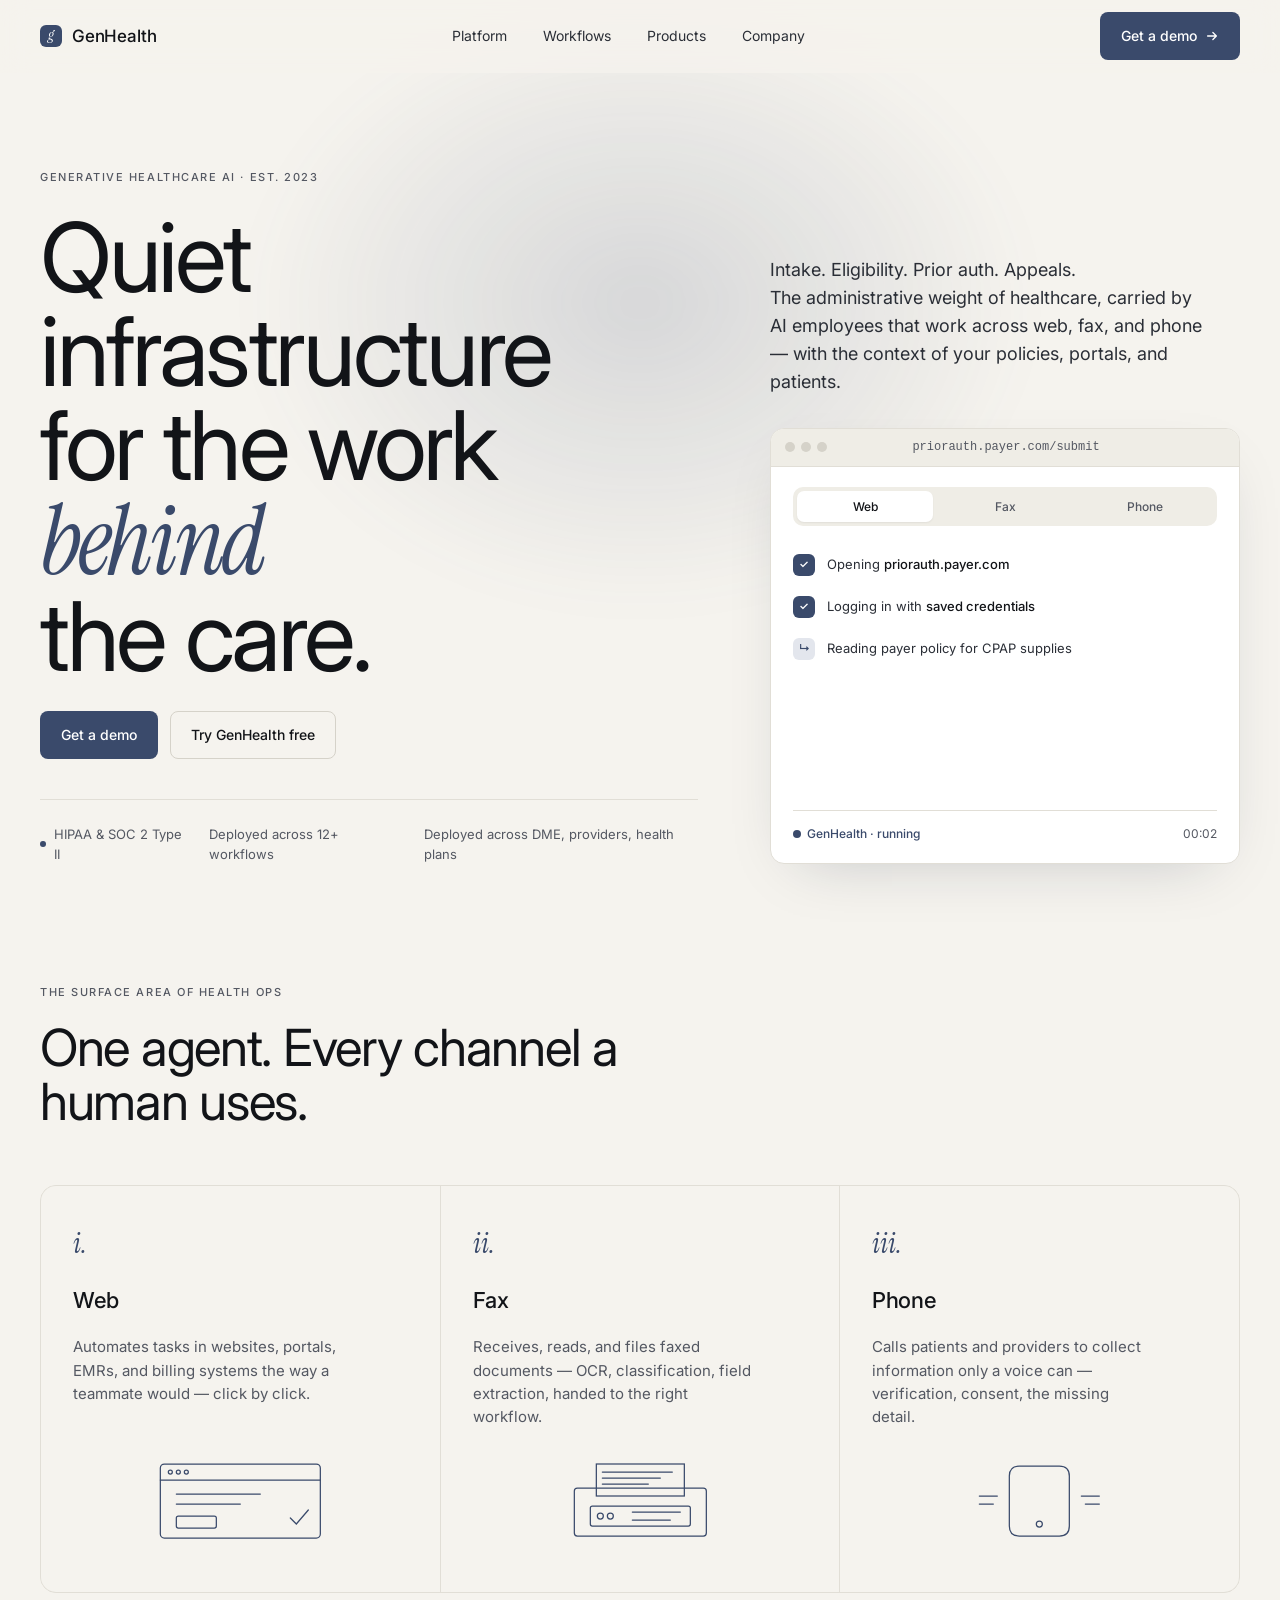
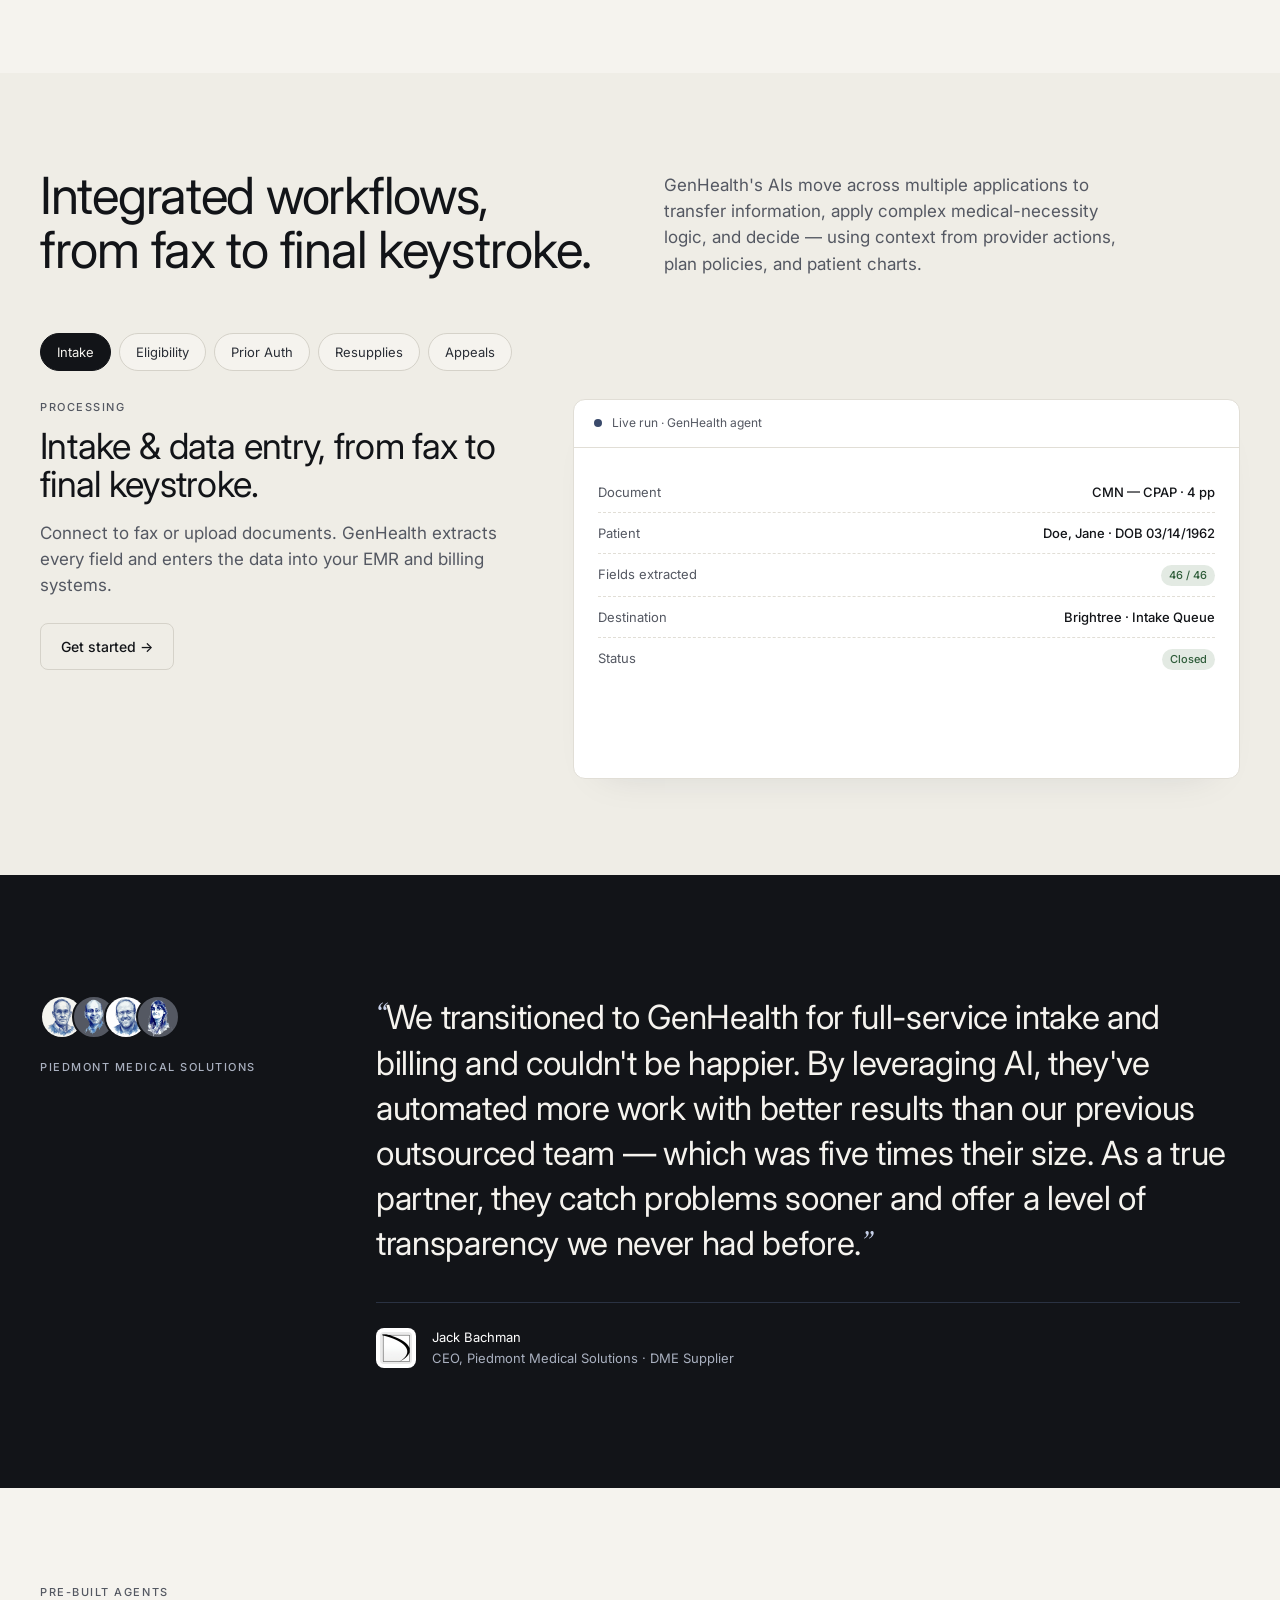
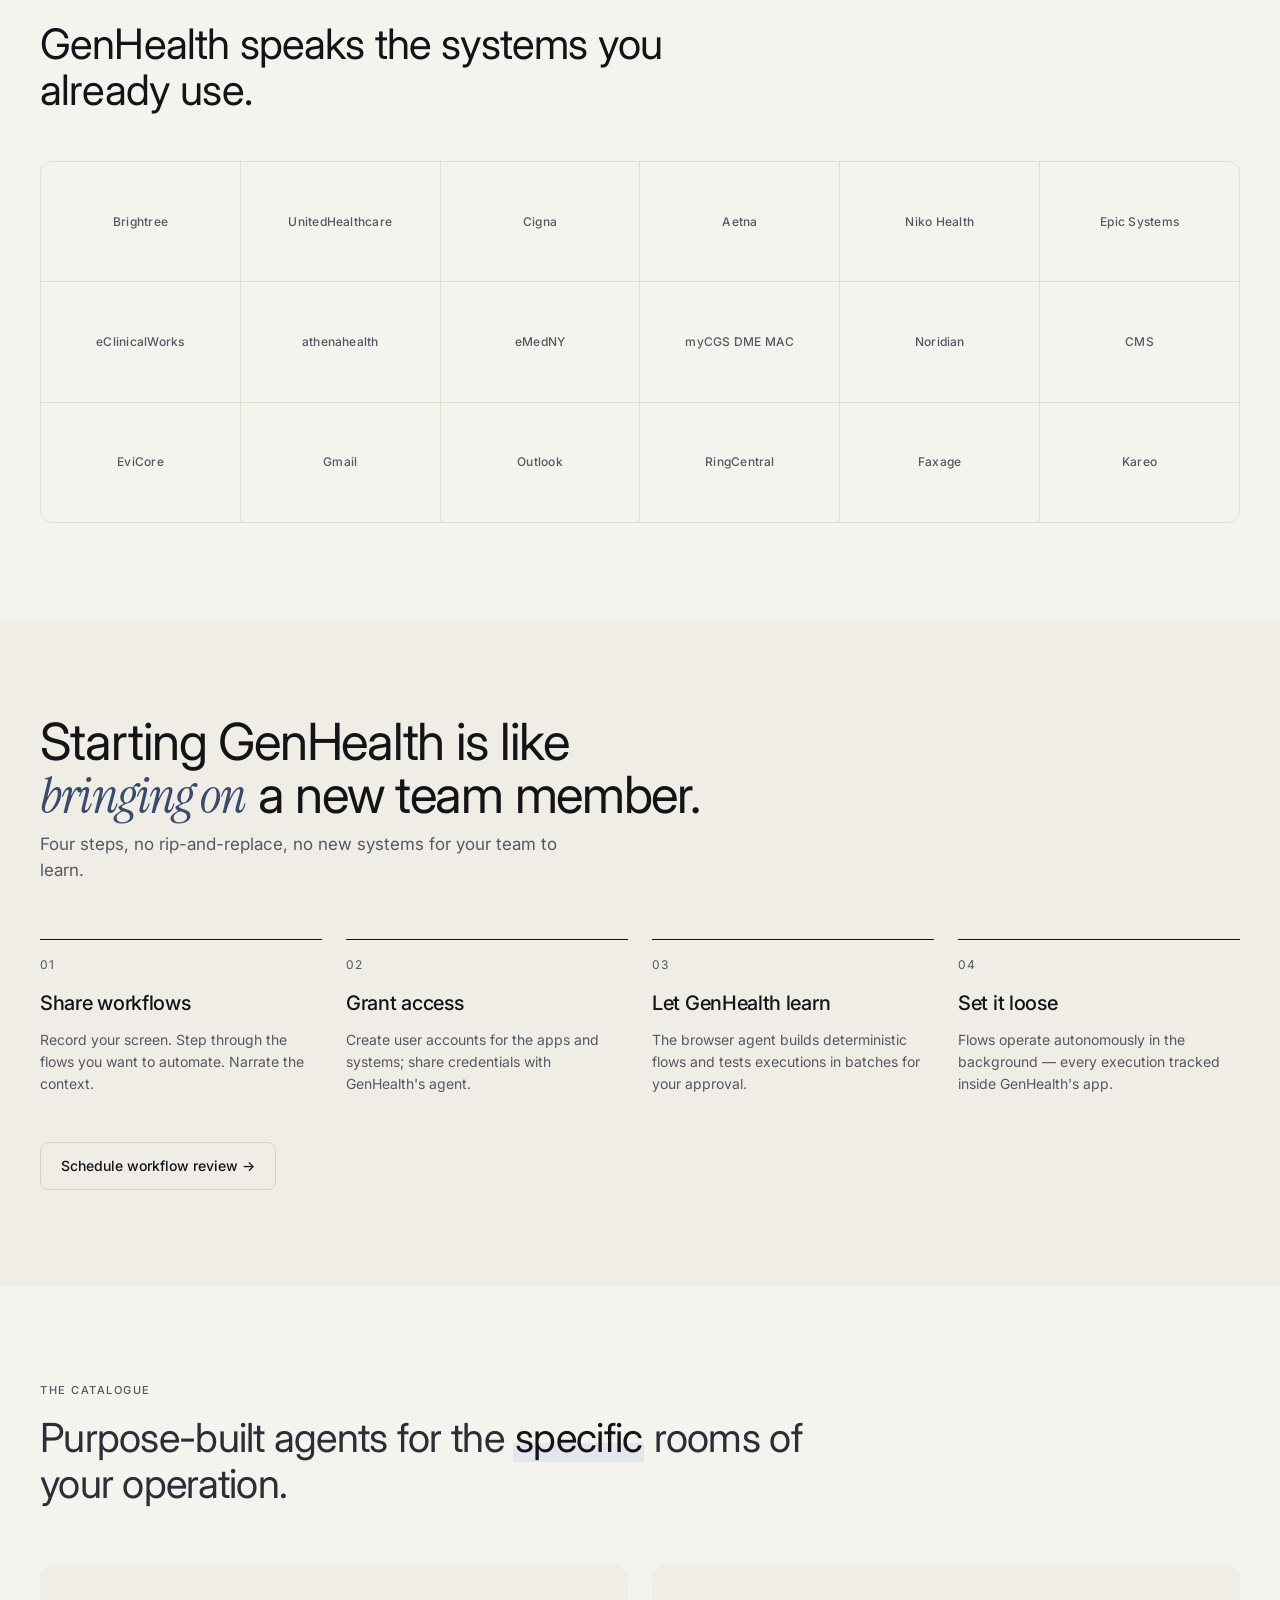
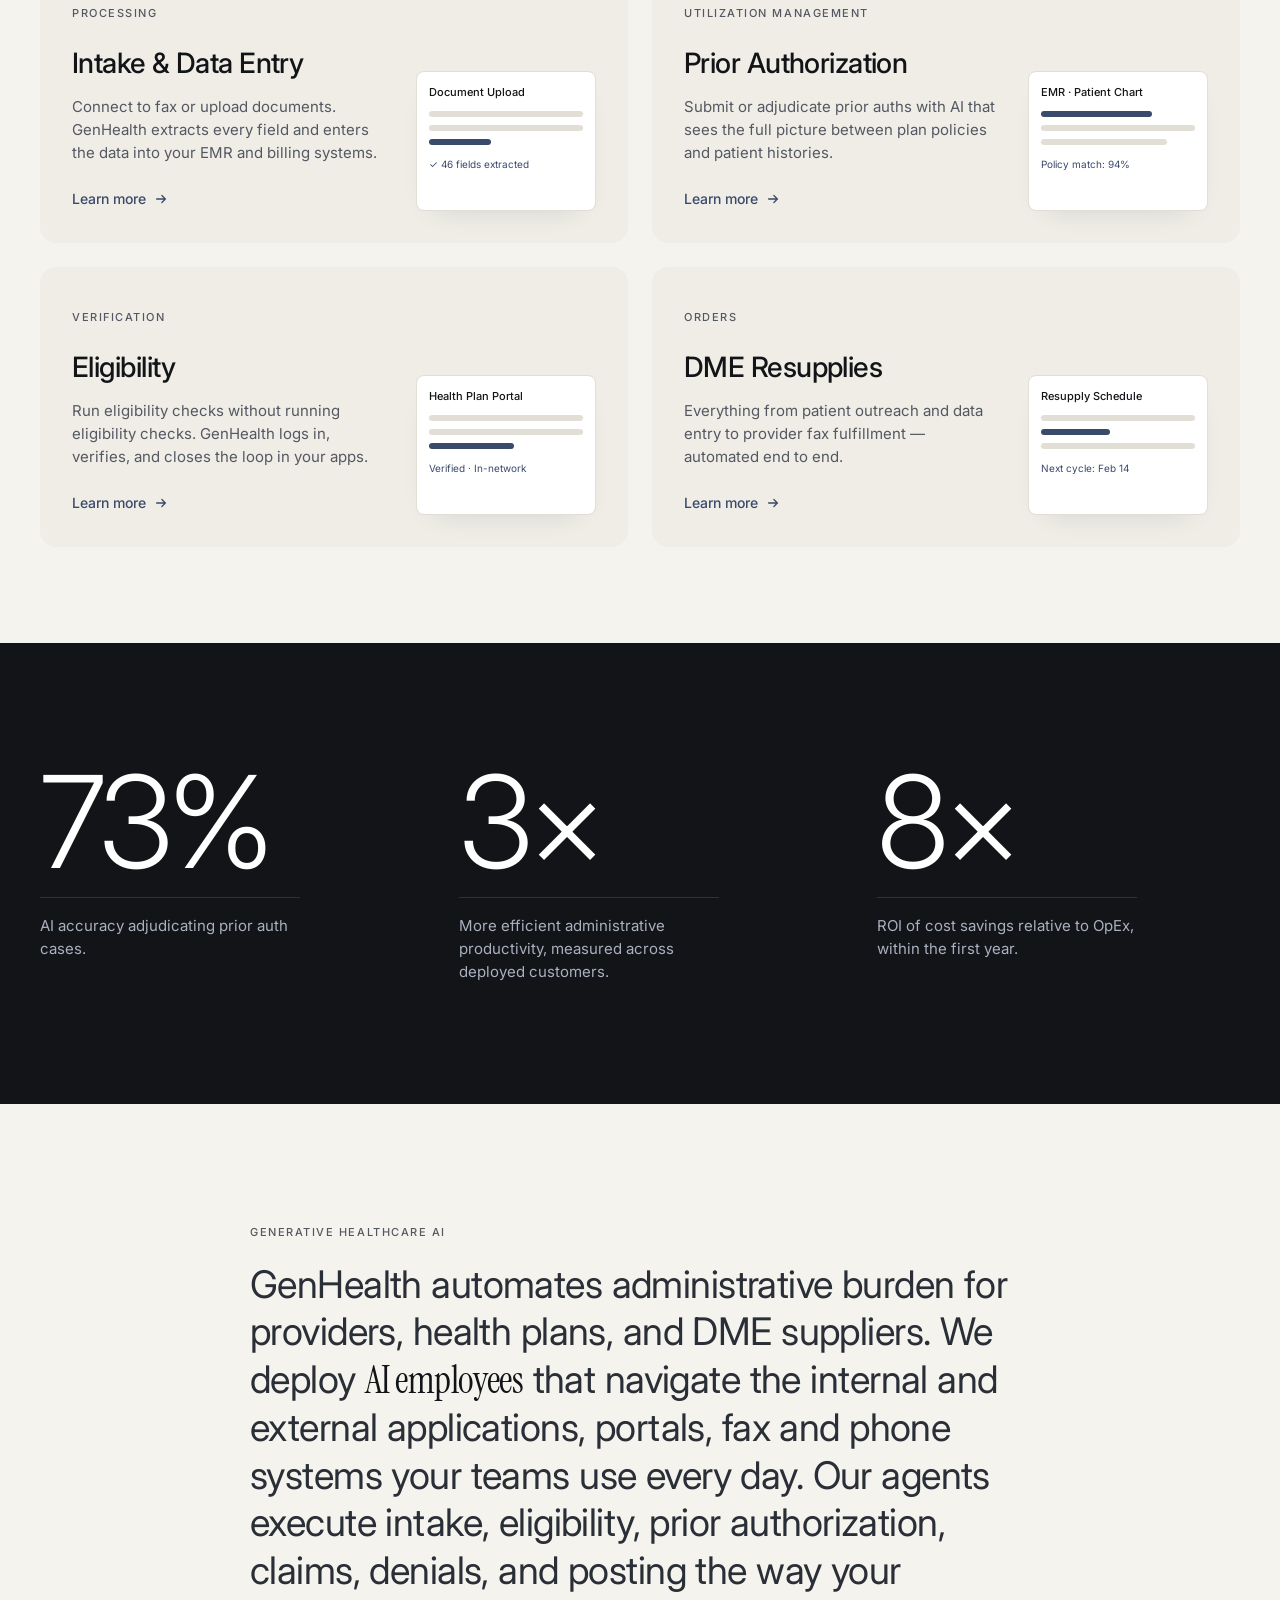
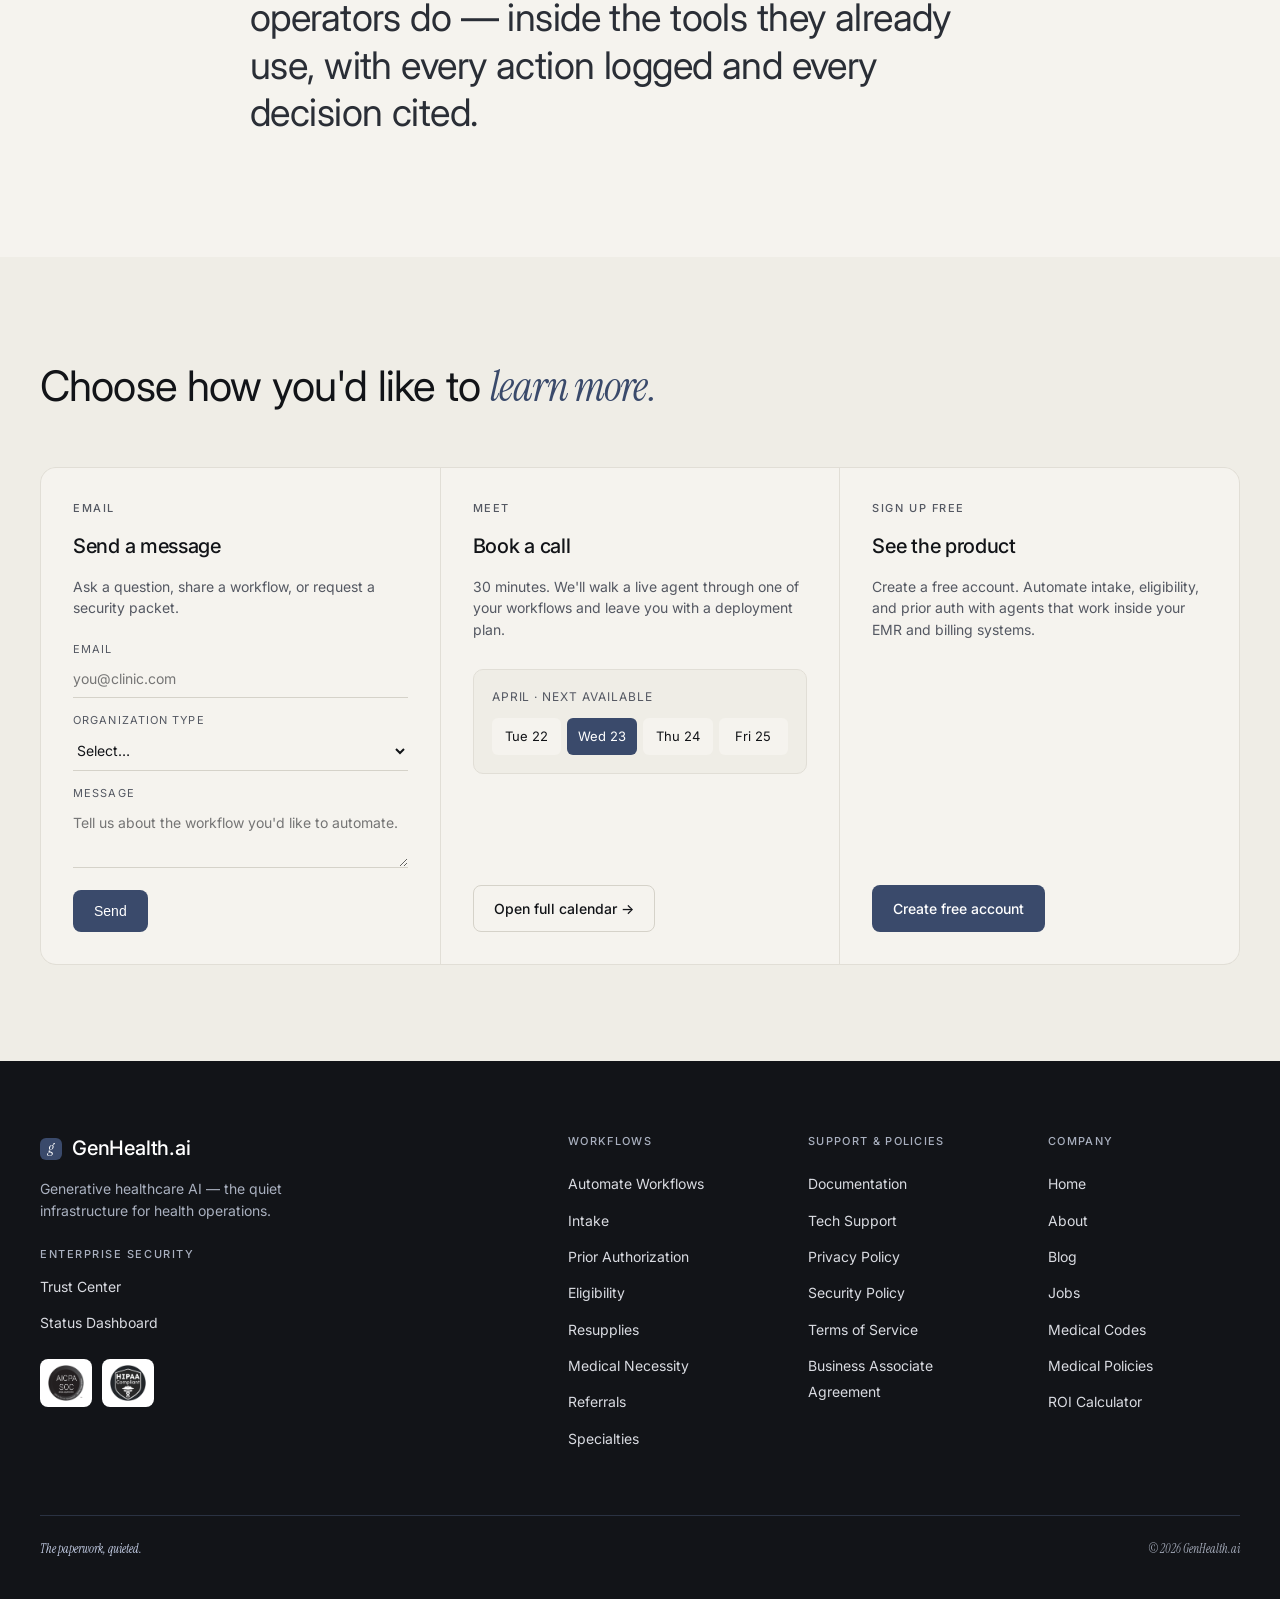
<file: variants/01-clinical.html>
<!doctype html>
<html lang="en">
<head>
<meta charset="utf-8"/>
<meta name="viewport" content="width=device-width,initial-scale=1"/>
<title>GenHealth — Quiet infrastructure for healthcare operations</title>
<link rel="preconnect" href="https://fonts.googleapis.com">
<link rel="preconnect" href="https://fonts.gstatic.com" crossorigin>
<link href="https://fonts.googleapis.com/css2?family=Instrument+Serif:ital@0;1&family=Inter:wght@300;400;500;600&display=swap" rel="stylesheet">
<style>
  :root{
    --paper:#F5F3EE;
    --paper-2:#EFEDE6;
    --ink:#121418;
    --ink-2:#2A2E36;
    --graphite:#545862;
    --mist:#E1DED6;
    --mist-2:#D5D2C9;
    --indigo:#3A4A6B;
    --indigo-soft:#5C6E92;
    --indigo-tint:#E3E6ED;
  }
  *{box-sizing:border-box;margin:0;padding:0}
  html,body{background:var(--paper);color:var(--ink);font-family:'Inter',sans-serif;font-weight:400;-webkit-font-smoothing:antialiased}
  body{font-size:17px;line-height:1.55;overflow-x:hidden}
  a{color:inherit;text-decoration:none}
  img{display:block;max-width:100%}
  .serif{font-family:'Instrument Serif',serif;font-weight:400;font-style:italic}
  .eyebrow{font-size:11px;letter-spacing:.14em;text-transform:uppercase;color:var(--graphite);font-weight:500}
  .container{max-width:1280px;margin:0 auto;padding:0 40px}
  @media (max-width:720px){.container{padding:0 24px}}

  /* NAV */
  nav.top{position:sticky;top:0;z-index:50;backdrop-filter:blur(14px);background:color-mix(in oklab, var(--paper) 78%, transparent);border-bottom:1px solid transparent;transition:border-color .3s}
  nav.top.scrolled{border-bottom-color:var(--mist)}
  nav.top .inner{display:flex;align-items:center;justify-content:space-between;height:72px}
  .brand{display:flex;align-items:center;gap:10px;font-weight:500;letter-spacing:-.01em;font-size:17px}
  .brand .mark{width:22px;height:22px;border-radius:6px;background:var(--indigo);display:grid;place-items:center;color:#fff;font-family:'Instrument Serif',serif;font-style:italic;font-size:15px;line-height:1;padding-bottom:1px}
  .nav-links{display:flex;gap:36px;font-size:14px;color:var(--ink-2)}
  .nav-links a{position:relative;padding:4px 0}
  .nav-links a:hover{color:var(--indigo)}
  .btn{display:inline-flex;align-items:center;gap:8px;padding:12px 20px;border-radius:8px;font-size:14px;font-weight:500;transition:all .2s;border:1px solid transparent;cursor:pointer}
  .btn-primary{background:var(--indigo);color:#fff}
  .btn-primary:hover{background:#2E3B57}
  .btn-ghost{border-color:var(--mist-2);color:var(--ink)}
  .btn-ghost:hover{border-color:var(--ink);background:var(--paper-2)}
  .btn svg{width:14px;height:14px}

  /* HERO */
  section.hero{padding:96px 0 40px;position:relative}
  .hero .bloom{position:absolute;top:-120px;left:50%;transform:translateX(-50%);width:900px;height:700px;background:radial-gradient(ellipse at center, rgba(58,74,107,.16), rgba(58,74,107,0) 62%);pointer-events:none;filter:blur(20px)}
  .hero-grid{display:grid;grid-template-columns:7fr 5fr;gap:72px;align-items:end;position:relative}
  @media (max-width:960px){.hero-grid{grid-template-columns:1fr;gap:48px}}
  h1.display{font-size:clamp(48px,7.5vw,108px);font-weight:400;line-height:.98;letter-spacing:-.035em;color:var(--ink)}
  h1.display .serif{font-weight:400;color:var(--indigo)}
  .hero-sub{max-width:440px;color:var(--ink-2);font-size:18px;line-height:1.55;margin-top:8px}
  .hero-sub p + p{margin-top:16px}
  .hero-cta{display:flex;gap:12px;margin-top:28px;flex-wrap:wrap}
  .trust-row{display:flex;align-items:center;gap:24px;margin-top:40px;padding-top:24px;border-top:1px solid var(--mist);color:var(--graphite);font-size:13px}
  .trust-row .seal{display:flex;align-items:center;gap:8px}
  .trust-row .dot{width:6px;height:6px;border-radius:50%;background:var(--indigo)}

  /* Live agent widget */
  .agent-card{background:#fff;border:1px solid var(--mist);border-radius:14px;box-shadow:0 20px 60px -30px rgba(20,30,55,.25),0 1px 0 rgba(255,255,255,.8) inset;padding:0;overflow:hidden;font-family:'Inter',sans-serif}
  .agent-card .bar{height:38px;display:flex;align-items:center;gap:10px;padding:0 14px;background:var(--paper-2);border-bottom:1px solid var(--mist)}
  .agent-card .bar .lights{display:flex;gap:6px}
  .agent-card .bar .lights i{width:10px;height:10px;border-radius:50%;background:var(--mist-2);display:block}
  .agent-card .url{font-size:12px;color:var(--graphite);font-family:ui-monospace,SFMono-Regular,Menlo,monospace;flex:1;text-align:center}
  .agent-body{padding:20px 22px;min-height:320px}
  .channel-tabs{display:flex;gap:4px;margin-bottom:18px;background:var(--paper-2);padding:4px;border-radius:10px}
  .channel-tabs button{flex:1;border:0;background:transparent;padding:8px 10px;font-size:12px;border-radius:7px;color:var(--graphite);cursor:pointer;font-weight:500;font-family:inherit;transition:all .2s}
  .channel-tabs button[aria-selected="true"]{background:#fff;color:var(--ink);box-shadow:0 1px 2px rgba(0,0,0,.06)}
  .agent-step{display:flex;gap:12px;padding:10px 0;font-size:13px;opacity:0;transform:translateY(6px);transition:opacity .5s ease-out, transform .5s ease-out}
  .agent-step.shown{opacity:1;transform:translateY(0)}
  .agent-step .ico{flex:0 0 22px;height:22px;border-radius:6px;background:var(--indigo-tint);color:var(--indigo);display:grid;place-items:center;font-size:11px;font-weight:600}
  .agent-step.done .ico{background:var(--indigo);color:#fff}
  .agent-step.done .ico::after{content:"✓"}
  .agent-step.done .ico > span{display:none}
  .agent-step .txt{color:var(--ink-2)}
  .agent-step .txt em{font-style:normal;color:var(--ink);font-weight:500}
  .agent-foot{margin-top:14px;padding-top:14px;border-top:1px solid var(--mist);display:flex;justify-content:space-between;align-items:center;font-size:12px;color:var(--graphite)}
  .agent-foot .running{display:inline-flex;align-items:center;gap:6px;color:var(--indigo);font-weight:500}
  .pulse{width:8px;height:8px;border-radius:50%;background:var(--indigo);animation:pulse 1.6s infinite}
  @keyframes pulse{0%,100%{opacity:1;transform:scale(1)}50%{opacity:.4;transform:scale(.75)}}

  /* TRINITY — web / fax / phone */
  section.trinity{padding:80px 0}
  .trinity-head{max-width:720px;margin-bottom:56px}
  .trinity-head h2{font-size:clamp(32px,4vw,52px);letter-spacing:-.025em;line-height:1.05;font-weight:400}
  .trinity-grid{display:grid;grid-template-columns:repeat(3,1fr);gap:1px;background:var(--mist);border:1px solid var(--mist);border-radius:16px;overflow:hidden}
  @media (max-width:820px){.trinity-grid{grid-template-columns:1fr}}
  .trinity-cell{background:var(--paper);padding:36px 32px;min-height:280px;display:flex;flex-direction:column;gap:18px;position:relative;transition:background .3s}
  .trinity-cell:hover{background:#fff}
  .trinity-cell .num{font-family:'Instrument Serif',serif;font-style:italic;font-size:28px;color:var(--indigo)}
  .trinity-cell h3{font-size:22px;font-weight:500;letter-spacing:-.02em}
  .trinity-cell p{color:var(--graphite);font-size:15px;max-width:280px}
  .trinity-cell svg.glyph{width:100%;height:110px;margin-top:auto}
  .glyph path,.glyph rect,.glyph circle,.glyph line{stroke:var(--indigo);fill:none;stroke-width:1.25;stroke-linecap:round}

  /* WORKFLOW TABS */
  section.workflows{padding:96px 0;background:var(--paper-2)}
  .work-head{display:grid;grid-template-columns:6fr 6fr;gap:48px;margin-bottom:56px;align-items:end}
  @media (max-width:820px){.work-head{grid-template-columns:1fr}}
  .work-head h2{font-size:clamp(32px,4vw,52px);line-height:1.05;letter-spacing:-.025em;font-weight:400}
  .work-head p{color:var(--graphite);font-size:17px;max-width:480px}
  .wf-tabs{display:flex;flex-wrap:wrap;gap:8px;margin-bottom:28px}
  .wf-tabs button{border:1px solid var(--mist-2);background:var(--paper);padding:10px 16px;border-radius:999px;font-size:13px;color:var(--ink-2);cursor:pointer;font-family:inherit;transition:all .2s}
  .wf-tabs button[aria-selected="true"]{background:var(--ink);color:var(--paper);border-color:var(--ink)}
  .wf-panel{display:grid;grid-template-columns:5fr 7fr;gap:56px;align-items:start;min-height:380px}
  @media (max-width:820px){.wf-panel{grid-template-columns:1fr}}
  .wf-panel .left .eyebrow{margin-bottom:12px}
  .wf-panel h3{font-size:36px;line-height:1.05;letter-spacing:-.02em;font-weight:400;margin-bottom:16px}
  .wf-panel p.lede{color:var(--graphite);margin-bottom:24px}
  .wf-panel .right{background:#fff;border:1px solid var(--mist);border-radius:12px;overflow:hidden;min-height:380px;box-shadow:0 20px 40px -30px rgba(20,30,55,.15)}
  .wf-mock{padding:24px;font-size:13px;color:var(--ink-2)}
  .wf-mock .row{display:flex;justify-content:space-between;padding:10px 0;border-bottom:1px dashed var(--mist)}
  .wf-mock .row:last-child{border-bottom:0}
  .wf-mock .row b{font-weight:500;color:var(--ink)}
  .wf-mock .k{color:var(--graphite)}
  .wf-mock .chip{display:inline-block;padding:2px 8px;border-radius:999px;background:var(--indigo-tint);color:var(--indigo);font-size:11px;font-weight:500}
  .wf-mock .chip.ok{background:#E3EAE3;color:#2F5D3A}
  .wf-mock .chip.warn{background:#F3EADA;color:#7A5512}

  /* TESTIMONIAL */
  section.quote{padding:120px 0;background:var(--ink);color:var(--paper)}
  .quote .inner{display:grid;grid-template-columns:3fr 9fr;gap:48px;align-items:start}
  @media (max-width:820px){.quote .inner{grid-template-columns:1fr;gap:24px}}
  .quote .avatars{display:flex}
  .quote .avatars img{width:44px;height:44px;border-radius:50%;border:2px solid var(--ink);margin-left:-12px;object-fit:cover;background:var(--graphite)}
  .quote .avatars img:first-child{margin-left:0}
  .quote h2{font-size:clamp(26px,2.6vw,34px);font-weight:400;line-height:1.35;letter-spacing:-.01em;max-width:880px}
  .quote h2 .serif{color:#C8D2EA}
  .quote .signoff{display:flex;gap:16px;align-items:center;margin-top:36px;padding-top:24px;border-top:1px solid #2A3242;color:#A9B0BF;font-size:13px}
  .quote .signoff img{width:40px;height:40px;border-radius:8px;background:#fff;object-fit:contain;padding:4px}

  /* INTEGRATIONS */
  section.integrations{padding:96px 0}
  .int-head{max-width:720px;margin-bottom:48px}
  .int-head h2{font-size:clamp(28px,3.4vw,42px);letter-spacing:-.02em;line-height:1.1;font-weight:400}
  .int-grid{display:grid;grid-template-columns:repeat(6,1fr);gap:1px;background:var(--mist);border:1px solid var(--mist);border-radius:12px;overflow:hidden}
  @media (max-width:820px){.int-grid{grid-template-columns:repeat(3,1fr)}}
  .int-cell{background:var(--paper);aspect-ratio:1/.6;display:grid;place-items:center;padding:16px;font-size:12px;color:var(--graphite);font-weight:500;letter-spacing:.02em;transition:background .2s}
  .int-cell:hover{background:#fff;color:var(--ink)}

  /* ONBOARDING STEPS */
  section.onboard{padding:96px 0;background:var(--paper-2)}
  .onboard-head h2{font-size:clamp(32px,4vw,54px);line-height:1.04;letter-spacing:-.025em;max-width:780px;font-weight:400;margin-bottom:8px}
  .onboard-head h2 .serif{color:var(--indigo)}
  .onboard-head p{color:var(--graphite);max-width:540px;margin-bottom:56px}
  .steps{display:grid;grid-template-columns:repeat(4,1fr);gap:24px;counter-reset:step}
  @media (max-width:820px){.steps{grid-template-columns:1fr 1fr}}
  @media (max-width:520px){.steps{grid-template-columns:1fr}}
  .step{position:relative;padding-top:48px;border-top:1px solid var(--ink)}
  .step::before{counter-increment:step;content:"0" counter(step);position:absolute;top:16px;left:0;font-size:12px;color:var(--graphite);letter-spacing:.1em}
  .step h4{font-size:20px;letter-spacing:-.015em;margin-bottom:10px;font-weight:500}
  .step p{color:var(--graphite);font-size:14px}

  /* PRODUCT CARDS */
  section.products{padding:96px 0}
  .prod-intro{max-width:820px;margin-bottom:56px}
  .prod-intro .eyebrow{margin-bottom:16px}
  .prod-intro h2{font-size:clamp(28px,3.2vw,40px);line-height:1.15;letter-spacing:-.018em;font-weight:400;color:var(--ink-2)}
  .prod-intro h2 em{color:var(--ink);font-style:normal;background:linear-gradient(transparent 62%, var(--indigo-tint) 62%);padding:0 2px}
  .prod-grid{display:grid;grid-template-columns:repeat(2,1fr);gap:24px}
  @media (max-width:820px){.prod-grid{grid-template-columns:1fr}}
  .prod{background:var(--paper-2);border-radius:16px;padding:32px;display:grid;grid-template-columns:1fr auto;gap:32px;align-items:end;min-height:280px;transition:background .2s}
  .prod:hover{background:#EAE7DE}
  .prod .eyebrow{margin-bottom:20px}
  .prod h3{font-size:28px;letter-spacing:-.02em;margin-bottom:10px;font-weight:500}
  .prod p{color:var(--graphite);max-width:320px;font-size:15px;margin-bottom:20px}
  .prod a.arrow{display:inline-flex;align-items:center;gap:8px;color:var(--indigo);font-size:14px;font-weight:500}
  .prod a.arrow svg{width:14px;height:14px;transition:transform .2s}
  .prod a.arrow:hover svg{transform:translateX(4px)}
  .prod .mini{width:180px;height:140px;border-radius:8px;background:#fff;border:1px solid var(--mist);padding:12px;font-size:10px;color:var(--graphite);box-shadow:0 12px 30px -20px rgba(20,30,55,.2)}
  .prod .mini .cap{width:100%;height:6px;border-radius:3px;background:var(--mist)}
  .prod .mini .cap + .cap{margin-top:8px}
  .prod .mini .cap.acc{background:var(--indigo);width:40%}

  /* STATS */
  section.stats{padding:120px 0;background:var(--ink);color:var(--paper)}
  .stats-grid{display:grid;grid-template-columns:repeat(3,1fr);gap:56px;align-items:start}
  @media (max-width:820px){.stats-grid{grid-template-columns:1fr;gap:48px}}
  .stat .num{font-size:clamp(72px,10vw,140px);line-height:.92;letter-spacing:-.04em;font-weight:300;color:#fff}
  .stat .num .serif{color:#C8D2EA;font-weight:400}
  .stat .lbl{margin-top:16px;color:#A9B0BF;font-size:15px;max-width:260px;padding-top:16px;border-top:1px solid #2A3242}

  /* MISSION */
  section.mission{padding:120px 0}
  .mission .body{max-width:860px;margin:0 auto;text-align:left}
  .mission .eyebrow{margin-bottom:20px}
  .mission h2{font-size:clamp(28px,3vw,38px);line-height:1.25;letter-spacing:-.015em;font-weight:400;color:var(--ink-2);text-wrap:pretty}
  .mission h2 em{font-style:normal;color:var(--ink);font-family:'Instrument Serif',serif;font-weight:400}
  .mission h2 em.i{font-style:italic}

  /* CONTACT */
  section.contact{padding:96px 0;background:var(--paper-2)}
  .contact h2{font-size:clamp(28px,3.4vw,42px);letter-spacing:-.02em;margin-bottom:48px;font-weight:400}
  .contact h2 .serif{color:var(--indigo)}
  .contact-grid{display:grid;grid-template-columns:repeat(3,1fr);gap:1px;background:var(--mist);border:1px solid var(--mist);border-radius:16px;overflow:hidden}
  @media (max-width:820px){.contact-grid{grid-template-columns:1fr}}
  .c-col{background:var(--paper);padding:32px;display:flex;flex-direction:column;gap:14px}
  .c-col h3{font-size:20px;font-weight:500;letter-spacing:-.015em}
  .c-col p{color:var(--graphite);font-size:14px}
  .c-col .btn{align-self:flex-start;margin-top:auto}
  .c-form input,.c-form select,.c-form textarea{width:100%;background:transparent;border:0;border-bottom:1px solid var(--mist-2);padding:10px 0;font-family:inherit;font-size:14px;color:var(--ink);outline:none;transition:border-color .2s}
  .c-form input:focus,.c-form textarea:focus,.c-form select:focus{border-color:var(--indigo)}
  .c-form textarea{resize:vertical;min-height:64px}
  .c-form label{font-size:11px;color:var(--graphite);text-transform:uppercase;letter-spacing:.1em}
  .c-form .field{display:flex;flex-direction:column;gap:2px}

  /* FOOTER */
  footer{background:var(--ink);color:var(--paper);padding:72px 0 40px}
  .foot-grid{display:grid;grid-template-columns:2.5fr 1fr 1fr 1fr;gap:48px;align-items:start}
  @media (max-width:820px){.foot-grid{grid-template-columns:1fr 1fr}}
  footer h5{font-size:11px;color:#A9B0BF;text-transform:uppercase;letter-spacing:.12em;margin-bottom:20px;font-weight:500}
  footer ul{list-style:none;display:flex;flex-direction:column;gap:10px}
  footer ul a{color:#D9DBE1;font-size:14px}
  footer ul a:hover{color:#fff}
  .foot-brand .brand{color:#fff;font-size:20px;margin-bottom:14px}
  .foot-brand .brand .mark{background:var(--indigo)}
  .foot-brand p.tag{color:#A9B0BF;font-size:14px;max-width:320px;margin-bottom:24px}
  .foot-brand .seals{display:flex;gap:10px;margin-top:24px}
  .foot-brand .seals img{height:48px;width:auto;background:#fff;border-radius:8px;padding:6px 8px}
  .foot-bottom{margin-top:64px;padding-top:24px;border-top:1px solid #2A3242;display:flex;justify-content:space-between;color:#A9B0BF;font-size:12px;font-family:'Instrument Serif',serif;font-style:italic}
  .foot-bottom .poem{color:#C8D2EA}
</style>
</head>
<body>

<nav class="top" id="topnav">
  <div class="container inner">
    <a class="brand" href="#">
      <span class="mark">g</span>
      <span>GenHealth</span>
    </a>
    <div class="nav-links">
      <a href="#trinity">Platform</a>
      <a href="#workflows">Workflows</a>
      <a href="#products">Products</a>
      <a href="#company">Company</a>
    </div>
    <a class="btn btn-primary" href="#contact">Get a demo
      <svg viewBox="0 0 16 16" fill="none"><path d="M3 8h10m0 0L9 4m4 4l-4 4" stroke="currentColor" stroke-width="1.5" stroke-linecap="round"/></svg>
    </a>
  </div>
</nav>

<!-- HERO -->
<section class="hero">
  <div class="bloom"></div>
  <div class="container hero-grid">
    <div>
      <div class="eyebrow" style="margin-bottom:24px">Generative healthcare AI · Est. 2023</div>
      <h1 class="display">
        Quiet infrastructure<br/>
        for the work <span class="serif">behind</span><br/>
        the care.
      </h1>
      <div class="hero-cta">
        <a class="btn btn-primary" href="#contact">Get a demo</a>
        <a class="btn btn-ghost" href="#contact">Try GenHealth free</a>
      </div>
      <div class="trust-row">
        <div class="seal"><span class="dot"></span>HIPAA & SOC 2 Type II</div>
        <div class="seal">Deployed across 12+ workflows</div>
        <div class="seal" style="margin-left:auto">Deployed across DME, providers, health plans</div>
      </div>
    </div>

    <div>
      <p class="hero-sub">
        Intake. Eligibility. Prior auth. Appeals.<br/>
        The administrative weight of healthcare, carried by AI employees that work across web, fax, and phone — with the context of your policies, portals, and patients.
      </p>
      <div style="margin-top:32px" id="agent-mount">
        <!-- agent widget -->
        <div class="agent-card">
          <div class="bar">
            <div class="lights"><i></i><i></i><i></i></div>
            <div class="url" id="agent-url">priorauth.payer.com/submit</div>
            <div style="width:40px"></div>
          </div>
          <div class="agent-body">
            <div class="channel-tabs" role="tablist">
              <button role="tab" aria-selected="true" data-ch="web">Web</button>
              <button role="tab" data-ch="fax">Fax</button>
              <button role="tab" data-ch="phone">Phone</button>
            </div>
            <div id="agent-steps"></div>
            <div class="agent-foot">
              <span class="running"><span class="pulse"></span> GenHealth · running</span>
              <span id="agent-elapsed">00:00</span>
            </div>
          </div>
        </div>
      </div>
    </div>
  </div>
</section>

<!-- TRINITY -->
<section class="trinity" id="trinity">
  <div class="container">
    <div class="trinity-head">
      <div class="eyebrow" style="margin-bottom:20px">The surface area of health ops</div>
      <h2>One agent. Every channel a human uses.</h2>
    </div>
    <div class="trinity-grid">
      <div class="trinity-cell">
        <span class="num">i.</span>
        <h3>Web</h3>
        <p>Automates tasks in websites, portals, EMRs, and billing systems the way a teammate would — click by click.</p>
        <svg class="glyph" viewBox="0 0 200 110">
          <rect x="20" y="18" width="160" height="74" rx="4"/>
          <line x1="20" y1="34" x2="180" y2="34"/>
          <circle cx="30" cy="26" r="2"/><circle cx="38" cy="26" r="2"/><circle cx="46" cy="26" r="2"/>
          <line x1="36" y1="48" x2="120" y2="48"/>
          <line x1="36" y1="58" x2="100" y2="58"/>
          <rect x="36" y="70" width="40" height="12" rx="2"/>
          <path d="M150 72 l6 6 l12 -14" />
        </svg>
      </div>
      <div class="trinity-cell">
        <span class="num">ii.</span>
        <h3>Fax</h3>
        <p>Receives, reads, and files faxed documents — OCR, classification, field extraction, handed to the right workflow.</p>
        <svg class="glyph" viewBox="0 0 200 110">
          <rect x="34" y="42" width="132" height="48" rx="3"/>
          <rect x="56" y="18" width="88" height="32"/>
          <line x1="62" y1="26" x2="132" y2="26"/>
          <line x1="62" y1="32" x2="120" y2="32"/>
          <line x1="62" y1="38" x2="108" y2="38"/>
          <rect x="50" y="60" width="100" height="20" rx="2"/>
          <circle cx="60" cy="70" r="3"/><circle cx="70" cy="70" r="3"/>
          <line x1="92" y1="66" x2="140" y2="66"/>
          <line x1="92" y1="74" x2="130" y2="74"/>
        </svg>
      </div>
      <div class="trinity-cell">
        <span class="num">iii.</span>
        <h3>Phone</h3>
        <p>Calls patients and providers to collect information only a voice can — verification, consent, the missing detail.</p>
        <svg class="glyph" viewBox="0 0 200 110">
          <path d="M70 30 L70 80 Q70 90 80 90 L120 90 Q130 90 130 80 L130 30 Q130 20 120 20 L80 20 Q70 20 70 30 Z"/>
          <circle cx="100" cy="78" r="3"/>
          <line x1="40" y1="50" x2="58" y2="50"/>
          <line x1="40" y1="58" x2="54" y2="58"/>
          <line x1="142" y1="50" x2="160" y2="50"/>
          <line x1="146" y1="58" x2="160" y2="58"/>
        </svg>
      </div>
    </div>
  </div>
</section>

<!-- WORKFLOWS -->
<section class="workflows" id="workflows">
  <div class="container">
    <div class="work-head">
      <h2>Integrated workflows,<br/>from fax to final keystroke.</h2>
      <p>GenHealth's AIs move across multiple applications to transfer information, apply complex medical-necessity logic, and decide — using context from provider actions, plan policies, and patient charts.</p>
    </div>
    <div class="wf-tabs" role="tablist" id="wfTabs">
      <button role="tab" aria-selected="true" data-wf="intake">Intake</button>
      <button role="tab" data-wf="eligibility">Eligibility</button>
      <button role="tab" data-wf="pa">Prior Auth</button>
      <button role="tab" data-wf="resupplies">Resupplies</button>
      <button role="tab" data-wf="appeals">Appeals</button>
    </div>
    <div class="wf-panel" id="wfPanel"></div>
  </div>
</section>

<!-- TESTIMONIAL -->
<section class="quote">
  <div class="container inner">
    <div>
      <div class="avatars">
        <img src="assets/jack.png" alt=""><img src="assets/sanjay.png" alt=""><img src="assets/chris.png" alt=""><img src="assets/patti.png" alt="">
      </div>
      <div class="eyebrow" style="color:#A9B0BF;margin-top:20px">Piedmont Medical Solutions</div>
    </div>
    <div>
      <h2>
        <span class="serif">“</span>We transitioned to GenHealth for full-service intake and billing and couldn't be happier. By leveraging AI, they've automated more work with better results than our previous outsourced team — which was five times their size. As a true partner, they catch problems sooner and offer a level of transparency we never had before.<span class="serif">”</span>
      </h2>
      <div class="signoff">
        <img src="assets/piedmont.jpg" alt="">
        <div>
          <div style="color:#fff">Jack Bachman</div>
          <div>CEO, Piedmont Medical Solutions · DME Supplier</div>
        </div>
      </div>
    </div>
  </div>
</section>

<!-- INTEGRATIONS -->
<section class="integrations">
  <div class="container">
    <div class="int-head">
      <div class="eyebrow" style="margin-bottom:20px">Pre-built agents</div>
      <h2>GenHealth speaks the systems you already use.</h2>
    </div>
    <div class="int-grid" id="intGrid"></div>
  </div>
</section>

<!-- ONBOARDING -->
<section class="onboard">
  <div class="container">
    <div class="onboard-head">
      <h2>Starting GenHealth is like<br/><span class="serif">bringing on</span> a new team member.</h2>
      <p>Four steps, no rip-and-replace, no new systems for your team to learn.</p>
    </div>
    <div class="steps">
      <div class="step"><h4>Share workflows</h4><p>Record your screen. Step through the flows you want to automate. Narrate the context.</p></div>
      <div class="step"><h4>Grant access</h4><p>Create user accounts for the apps and systems; share credentials with GenHealth's agent.</p></div>
      <div class="step"><h4>Let GenHealth learn</h4><p>The browser agent builds deterministic flows and tests executions in batches for your approval.</p></div>
      <div class="step"><h4>Set it loose</h4><p>Flows operate autonomously in the background — every execution tracked inside GenHealth's app.</p></div>
    </div>
    <div style="margin-top:48px"><a class="btn btn-ghost" href="#contact">Schedule workflow review →</a></div>
  </div>
</section>

<!-- PRODUCTS -->
<section class="products" id="products">
  <div class="container">
    <div class="prod-intro">
      <div class="eyebrow">The catalogue</div>
      <h2>Purpose-built agents for the <em>specific</em> rooms of your operation.</h2>
    </div>
    <div class="prod-grid">
      <div class="prod">
        <div>
          <div class="eyebrow">Processing</div>
          <h3>Intake & Data Entry</h3>
          <p>Connect to fax or upload documents. GenHealth extracts every field and enters the data into your EMR and billing systems.</p>
          <a class="arrow" href="#">Learn more <svg viewBox="0 0 16 16" fill="none"><path d="M3 8h10m-4-4l4 4l-4 4" stroke="currentColor" stroke-width="1.5" stroke-linecap="round"/></svg></a>
        </div>
        <div class="mini">
          <div style="font-weight:500;color:var(--ink);margin-bottom:10px;font-size:11px">Document Upload</div>
          <div class="cap"></div><div class="cap"></div><div class="cap acc"></div>
          <div style="margin-top:12px;color:var(--indigo);font-size:10px">✓ 46 fields extracted</div>
        </div>
      </div>
      <div class="prod">
        <div>
          <div class="eyebrow">Utilization management</div>
          <h3>Prior Authorization</h3>
          <p>Submit or adjudicate prior auths with AI that sees the full picture between plan policies and patient histories.</p>
          <a class="arrow" href="#">Learn more <svg viewBox="0 0 16 16" fill="none"><path d="M3 8h10m-4-4l4 4l-4 4" stroke="currentColor" stroke-width="1.5" stroke-linecap="round"/></svg></a>
        </div>
        <div class="mini">
          <div style="font-weight:500;color:var(--ink);margin-bottom:10px;font-size:11px">EMR · Patient Chart</div>
          <div class="cap acc" style="width:72%"></div><div class="cap"></div><div class="cap" style="width:82%"></div>
          <div style="margin-top:12px;color:var(--indigo);font-size:10px">Policy match: 94%</div>
        </div>
      </div>
      <div class="prod">
        <div>
          <div class="eyebrow">Verification</div>
          <h3>Eligibility</h3>
          <p>Run eligibility checks without running eligibility checks. GenHealth logs in, verifies, and closes the loop in your apps.</p>
          <a class="arrow" href="#">Learn more <svg viewBox="0 0 16 16" fill="none"><path d="M3 8h10m-4-4l4 4l-4 4" stroke="currentColor" stroke-width="1.5" stroke-linecap="round"/></svg></a>
        </div>
        <div class="mini">
          <div style="font-weight:500;color:var(--ink);margin-bottom:10px;font-size:11px">Health Plan Portal</div>
          <div class="cap"></div><div class="cap"></div><div class="cap acc" style="width:55%"></div>
          <div style="margin-top:12px;color:var(--indigo);font-size:10px">Verified · In-network</div>
        </div>
      </div>
      <div class="prod">
        <div>
          <div class="eyebrow">Orders</div>
          <h3>DME Resupplies</h3>
          <p>Everything from patient outreach and data entry to provider fax fulfillment — automated end to end.</p>
          <a class="arrow" href="#">Learn more <svg viewBox="0 0 16 16" fill="none"><path d="M3 8h10m-4-4l4 4l-4 4" stroke="currentColor" stroke-width="1.5" stroke-linecap="round"/></svg></a>
        </div>
        <div class="mini">
          <div style="font-weight:500;color:var(--ink);margin-bottom:10px;font-size:11px">Resupply Schedule</div>
          <div class="cap"></div><div class="cap acc" style="width:45%"></div><div class="cap"></div>
          <div style="margin-top:12px;color:var(--indigo);font-size:10px">Next cycle: Feb 14</div>
        </div>
      </div>
    </div>
  </div>
</section>

<!-- STATS -->
<section class="stats">
  <div class="container stats-grid">
    <div class="stat"><div class="num" data-counter="95" data-suffix="%">0%</div><div class="lbl">AI accuracy adjudicating prior auth cases.</div></div>
    <div class="stat"><div class="num" data-counter="4" data-suffix="×">0×</div><div class="lbl">More efficient administrative productivity, measured across deployed customers.</div></div>
    <div class="stat"><div class="num" data-counter="10" data-suffix="×">0×</div><div class="lbl">ROI of cost savings relative to OpEx, within the first year.</div></div>
  </div>
</section>

<!-- MISSION -->
<section class="mission" id="company">
  <div class="container body">
    <div class="eyebrow">Generative Healthcare AI</div>
    <h2>
      GenHealth automates administrative burden for providers, health plans, and DME suppliers. We deploy <em>AI employees</em> that navigate the internal and external applications, portals, fax and phone systems your teams use every day. Our agents execute intake, eligibility, prior authorization, claims, denials, and posting the way your operators do — inside the tools they already use, with every action logged and every decision cited.
    </h2>
  </div>
</section>

<!-- CONTACT -->
<section class="contact" id="contact">
  <div class="container">
    <h2>Choose how you'd like to <span class="serif">learn more.</span></h2>
    <div class="contact-grid">
      <div class="c-col">
        <div class="eyebrow">Email</div>
        <h3>Send a message</h3>
        <p>Ask a question, share a workflow, or request a security packet.</p>
        <form class="c-form" style="display:flex;flex-direction:column;gap:14px;margin-top:8px" onsubmit="event.preventDefault()">
          <div class="field"><label>Email</label><input type="email" placeholder="you@clinic.com"></div>
          <div class="field"><label>Organization type</label><select><option>Select…</option><option>Provider</option><option>DME</option><option>Health plan</option><option>Patient</option><option>Other</option></select></div>
          <div class="field"><label>Message</label><textarea placeholder="Tell us about the workflow you'd like to automate."></textarea></div>
          <button class="btn btn-primary" type="submit" style="align-self:flex-start;margin-top:8px">Send</button>
        </form>
      </div>
      <div class="c-col">
        <div class="eyebrow">Meet</div>
        <h3>Book a call</h3>
        <p>30 minutes. We'll walk a live agent through one of your workflows and leave you with a deployment plan.</p>
        <div style="margin-top:14px;border:1px solid var(--mist);border-radius:10px;padding:18px;background:var(--paper-2)">
          <div style="font-size:12px;color:var(--graphite);letter-spacing:.08em;text-transform:uppercase;margin-bottom:12px">April · next available</div>
          <div style="display:grid;grid-template-columns:repeat(4,1fr);gap:6px;font-size:13px">
            <div style="padding:8px;text-align:center;border-radius:6px;background:var(--paper)">Tue 22</div>
            <div style="padding:8px;text-align:center;border-radius:6px;background:var(--indigo);color:#fff">Wed 23</div>
            <div style="padding:8px;text-align:center;border-radius:6px;background:var(--paper)">Thu 24</div>
            <div style="padding:8px;text-align:center;border-radius:6px;background:var(--paper)">Fri 25</div>
          </div>
        </div>
        <a class="btn btn-ghost" href="#" style="margin-top:auto">Open full calendar →</a>
      </div>
      <div class="c-col">
        <div class="eyebrow">Sign up free</div>
        <h3>See the product</h3>
        <p>Create a free account. Automate intake, eligibility, and prior auth with agents that work inside your EMR and billing systems.</p>
        <a class="btn btn-primary" href="https://umpa.genhealth.ai" style="margin-top:auto">Create free account</a>
      </div>
    </div>
  </div>
</section>

<!-- FOOTER -->
<footer>
  <div class="container">
    <div class="foot-grid">
      <div class="foot-brand">
        <a class="brand" href="#"><span class="mark">g</span><span>GenHealth.ai</span></a>
        <p class="tag">Generative healthcare AI — the quiet infrastructure for health operations.</p>
        <div class="eyebrow" style="color:#A9B0BF">Enterprise Security</div>
        <ul style="margin-top:10px"><li><a href="https://trust.genhealth.ai">Trust Center</a></li><li><a href="https://status.genhealth.ai">Status Dashboard</a></li></ul>
        <div class="seals">
          <img src="assets/socII.png" alt="SOC II"><img src="assets/hipaa.png" alt="HIPAA">
        </div>
      </div>
      <div>
        <h5>Workflows</h5>
        <ul>
          <li><a href="#">Automate Workflows</a></li>
          <li><a href="#">Intake</a></li>
          <li><a href="#">Prior Authorization</a></li>
          <li><a href="#">Eligibility</a></li>
          <li><a href="#">Resupplies</a></li>
          <li><a href="#">Medical Necessity</a></li>
          <li><a href="#">Referrals</a></li>
          <li><a href="#">Specialties</a></li>
        </ul>
      </div>
      <div>
        <h5>Support & Policies</h5>
        <ul>
          <li><a href="#">Documentation</a></li>
          <li><a href="mailto:support@genhealth.ai">Tech Support</a></li>
          <li><a href="#">Privacy Policy</a></li>
          <li><a href="#">Security Policy</a></li>
          <li><a href="#">Terms of Service</a></li>
          <li><a href="#">Business Associate Agreement</a></li>
        </ul>
      </div>
      <div>
        <h5>Company</h5>
        <ul>
          <li><a href="#">Home</a></li>
          <li><a href="#">About</a></li>
          <li><a href="#">Blog</a></li>
          <li><a href="#">Jobs</a></li>
          <li><a href="#">Medical Codes</a></li>
          <li><a href="#">Medical Policies</a></li>
          <li><a href="#">ROI Calculator</a></li>
        </ul>
      </div>
    </div>
    <div class="foot-bottom">
      <span class="poem">The paperwork, quieted.</span>
      <span>© 2026 GenHealth.ai</span>
    </div>
  </div>
</footer>

<script>
// NAV scroll state
const nav=document.getElementById('topnav');
addEventListener('scroll',()=>{nav.classList.toggle('scrolled',scrollY>8)});

// -------- Agent widget --------
const scripts = {
  web: [
    {icon:'→', txt:'Opening <em>priorauth.payer.com</em>'},
    {icon:'⏎', txt:'Logging in with <em>saved credentials</em>'},
    {icon:'↳', txt:'Reading payer policy for CPAP supplies'},
    {icon:'☑', txt:'Cross-referencing patient chart'},
    {icon:'↑', txt:'Submitting PA for <em>Member #204319</em>'},
    {icon:'✓', txt:'Approval received — writing back to EMR'},
  ],
  fax: [
    {icon:'≡', txt:'New fax — 4 pages — <em>NJM DME</em>'},
    {icon:'↳', txt:'OCR + document classification'},
    {icon:'☑', txt:'Extracting 46 fields from CMN'},
    {icon:'→', txt:'Matching to patient <em>Doe, Jane</em>'},
    {icon:'↑', txt:'Filing into billing queue'},
    {icon:'✓', txt:'Complete — intake task closed'},
  ],
  phone: [
    {icon:'☎', txt:'Calling <em>Cigna · member services</em>'},
    {icon:'↳', txt:'Navigating IVR · "billing, press 2"'},
    {icon:'☑', txt:'Verifying eligibility for patient'},
    {icon:'→', txt:'Reading deductible + OOP max'},
    {icon:'↑', txt:'Writing coverage details to chart'},
    {icon:'✓', txt:'Call ended — 3m 42s'},
  ]
};
const urls = {web:'priorauth.payer.com/submit', fax:'fax-queue.genhealth.ai', phone:'voice.genhealth.ai/call'};
let agentTimer=null, elapsedTimer=null, curCh='web', startedAt=Date.now();

function renderChannel(ch){
  curCh=ch; startedAt=Date.now();
  document.querySelectorAll('.channel-tabs button').forEach(b=>b.setAttribute('aria-selected', b.dataset.ch===ch));
  document.getElementById('agent-url').textContent=urls[ch];
  const host=document.getElementById('agent-steps');
  host.innerHTML='';
  scripts[ch].forEach((s,i)=>{
    const el=document.createElement('div');
    el.className='agent-step';
    el.innerHTML=`<div class="ico"><span>${s.icon}</span></div><div class="txt">${s.txt}</div>`;
    host.appendChild(el);
  });
  const steps=[...host.children];
  if(agentTimer) clearTimeout(agentTimer);
  const runStep=(idx)=>{
    if(idx>=steps.length){ agentTimer=setTimeout(()=>renderChannel(ch), 1800); return; }
    steps[idx].classList.add('shown');
    if(idx>0) steps[idx-1].classList.add('done');
    agentTimer=setTimeout(()=>runStep(idx+1), 900);
  };
  runStep(0);
}
document.querySelectorAll('.channel-tabs button').forEach(b=>b.addEventListener('click',()=>renderChannel(b.dataset.ch)));
renderChannel('web');
if(elapsedTimer) clearInterval(elapsedTimer);
elapsedTimer=setInterval(()=>{
  const s=Math.floor((Date.now()-startedAt)/1000);
  const m=String(Math.floor(s/60)).padStart(2,'0'), ss=String(s%60).padStart(2,'0');
  const el=document.getElementById('agent-elapsed'); if(el) el.textContent=`${m}:${ss}`;
},1000);

// -------- Workflow tabs --------
const wfData = {
  intake: {
    eyebrow:'Processing',
    title:'Intake & data entry, from fax to final keystroke.',
    lede:'Connect to fax or upload documents. GenHealth extracts every field and enters the data into your EMR and billing systems.',
    mock: [
      ['Document', 'CMN — CPAP · 4 pp'],
      ['Patient', 'Doe, Jane · DOB 03/14/1962'],
      ['Fields extracted', '<span class="chip ok">46 / 46</span>'],
      ['Destination', 'Brightree · Intake Queue'],
      ['Status', '<span class="chip ok">Closed</span>'],
    ]
  },
  eligibility: {
    eyebrow:'Verification',
    title:'Eligibility, verified while you sleep.',
    lede:'GenHealth logs into the payer portal, verifies coverage, and writes the result back into your internal system.',
    mock:[
      ['Payer', 'UnitedHealthcare'],
      ['Member ID', '****-82019'],
      ['Plan', 'Choice Plus PPO'],
      ['Deductible', '$1,200 / $2,400'],
      ['Coverage', '<span class="chip ok">In-network · Active</span>'],
    ]
  },
  pa: {
    eyebrow:'Utilization management',
    title:'Prior authorization, adjudicated with the full picture.',
    lede:'Submit or adjudicate PAs with AI that reads plan policy against patient chart — and explains its reasoning.',
    mock:[
      ['Service', 'E0601 · CPAP Device'],
      ['Policy', 'Aetna 0004 · v2024.3'],
      ['Chart signals', 'AHI 14.2 · Dx G47.33'],
      ['Medical necessity', '<span class="chip ok">Met</span>'],
      ['Decision', '<span class="chip ok">Approved</span>'],
    ]
  },
  resupplies: {
    eyebrow:'Orders',
    title:'DME resupplies, scheduled and shipped without a single call dropped.',
    lede:'Patient outreach, data entry, provider fax fulfillment — every step handled end to end.',
    mock:[
      ['Patient', 'Ellis, Marcus'],
      ['Device', 'CPAP · Resupply cycle'],
      ['Last fulfillment', 'Jan 14, 2026'],
      ['Next cycle', '<span class="chip">Feb 14, 2026</span>'],
      ['Outreach', '<span class="chip ok">Confirmed via SMS</span>'],
    ]
  },
  appeals: {
    eyebrow:'Denials',
    title:'Appeals, written with the policy in hand.',
    lede:'When a claim is denied, GenHealth drafts the appeal — citing policy language, chart evidence, and prior decisions.',
    mock:[
      ['Claim', '#CMS-77431'],
      ['Denial', 'CO-50 · Not medically necessary'],
      ['Appeal letter', '<span class="chip">Draft · 1 page</span>'],
      ['Evidence', '3 chart notes · 1 policy citation'],
      ['Confidence', '<span class="chip ok">High</span>'],
    ]
  }
};
function renderWF(key){
  document.querySelectorAll('#wfTabs button').forEach(b=>b.setAttribute('aria-selected', b.dataset.wf===key));
  const d=wfData[key];
  const rows=d.mock.map(([k,v])=>`<div class="row"><span class="k">${k}</span><b>${v}</b></div>`).join('');
  document.getElementById('wfPanel').innerHTML=`
    <div class="left">
      <div class="eyebrow">${d.eyebrow}</div>
      <h3>${d.title}</h3>
      <p class="lede">${d.lede}</p>
      <a class="btn btn-ghost" href="#contact">Get started →</a>
    </div>
    <div class="right">
      <div style="padding:14px 20px;border-bottom:1px solid var(--mist);font-size:12px;color:var(--graphite);display:flex;gap:10px;align-items:center">
        <span style="width:8px;height:8px;border-radius:50%;background:var(--indigo)"></span> Live run · GenHealth agent
      </div>
      <div class="wf-mock">${rows}</div>
    </div>`;
}
document.querySelectorAll('#wfTabs button').forEach(b=>b.addEventListener('click',()=>renderWF(b.dataset.wf)));
renderWF('intake');

// -------- Integrations --------
const integrations = [
  'Brightree','UnitedHealthcare','Cigna','Aetna','Niko Health','Epic Systems',
  'eClinicalWorks','athenahealth','eMedNY','myCGS DME MAC','Noridian','CMS',
  'EviCore','Gmail','Outlook','RingCentral','Faxage','Kareo'
];
document.getElementById('intGrid').innerHTML = integrations.map(n=>`<div class="int-cell">${n}</div>`).join('');

// -------- Stat counters on scroll --------
const counters = document.querySelectorAll('[data-counter]');
const io = new IntersectionObserver((entries)=>{
  entries.forEach(e=>{
    if(!e.isIntersecting) return;
    const el=e.target, target=parseInt(el.dataset.counter,10), suf=el.dataset.suffix||'';
    const start=performance.now(), dur=1400;
    function tick(t){
      const p=Math.min(1,(t-start)/dur), eased=1-Math.pow(1-p,3);
      el.textContent=Math.round(eased*target)+suf;
      if(p<1) requestAnimationFrame(tick);
    }
    requestAnimationFrame(tick);
    io.unobserve(el);
  });
},{threshold:.4});
counters.forEach(c=>io.observe(c));

// -------- Stagger reveal --------
const reveal = new IntersectionObserver((entries)=>{
  entries.forEach(e=>{
    if(e.isIntersecting){ e.target.style.opacity=1; e.target.style.transform='translateY(0)'; reveal.unobserve(e.target); }
  });
},{threshold:.12});
document.querySelectorAll('.trinity-cell, .step, .prod, .stat').forEach((el,i)=>{
  el.style.opacity=0; el.style.transform='translateY(16px)'; el.style.transition=`opacity .7s ${i*40}ms cubic-bezier(.2,.8,.2,1), transform .7s ${i*40}ms cubic-bezier(.2,.8,.2,1)`;
  reveal.observe(el);
});
</script>
</body>
</html>
</file>
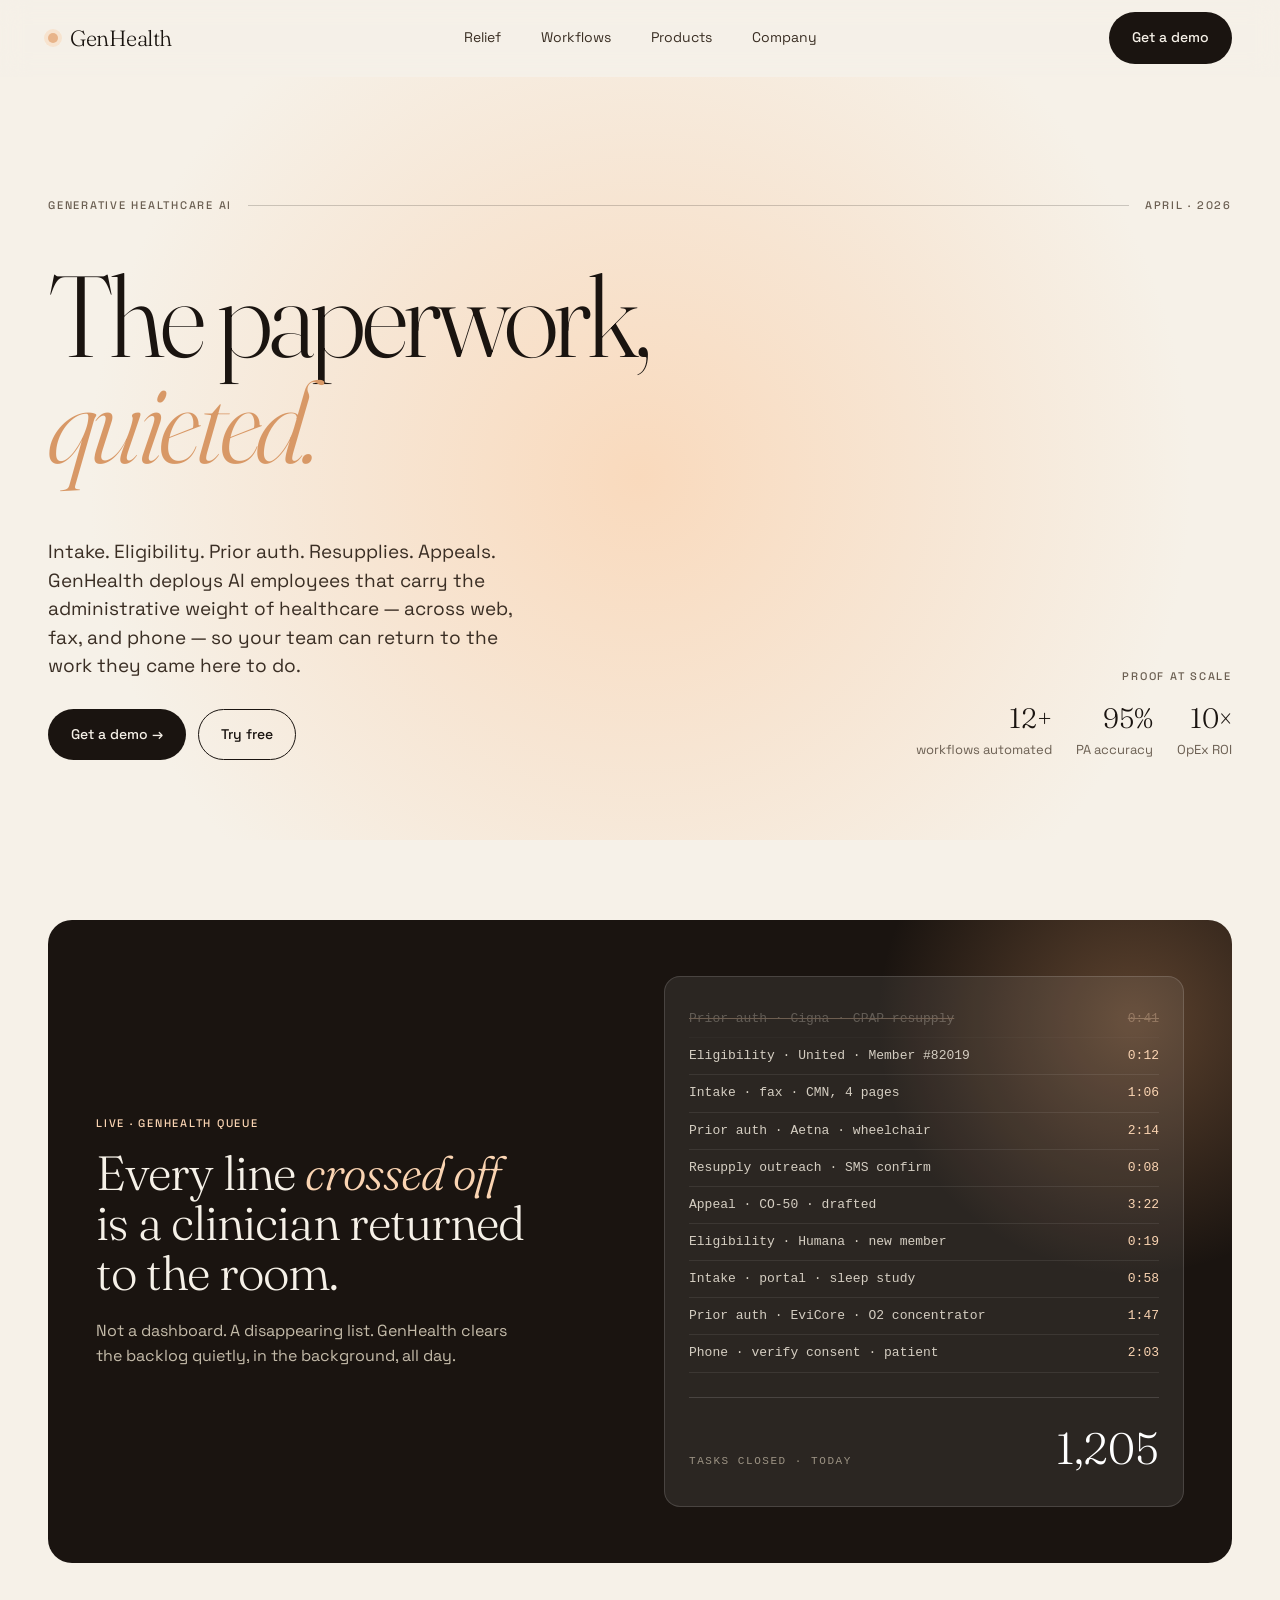
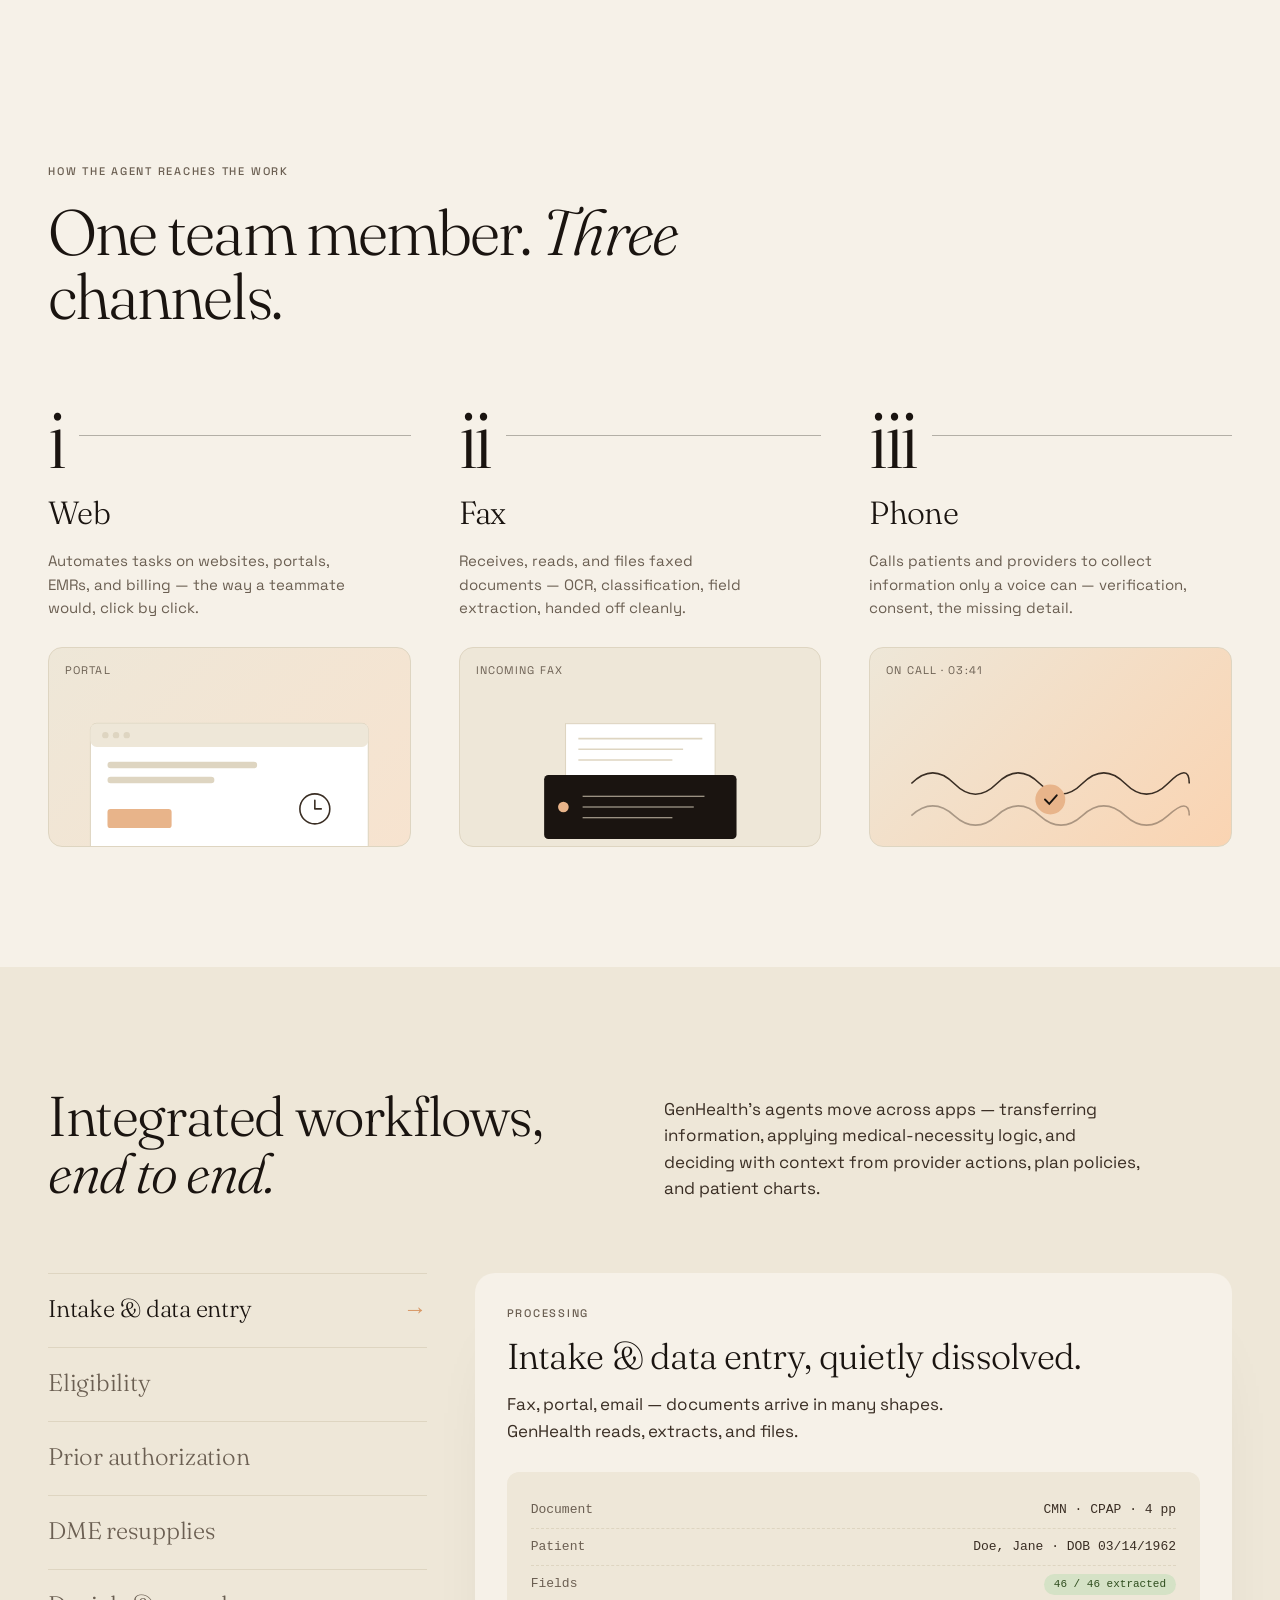
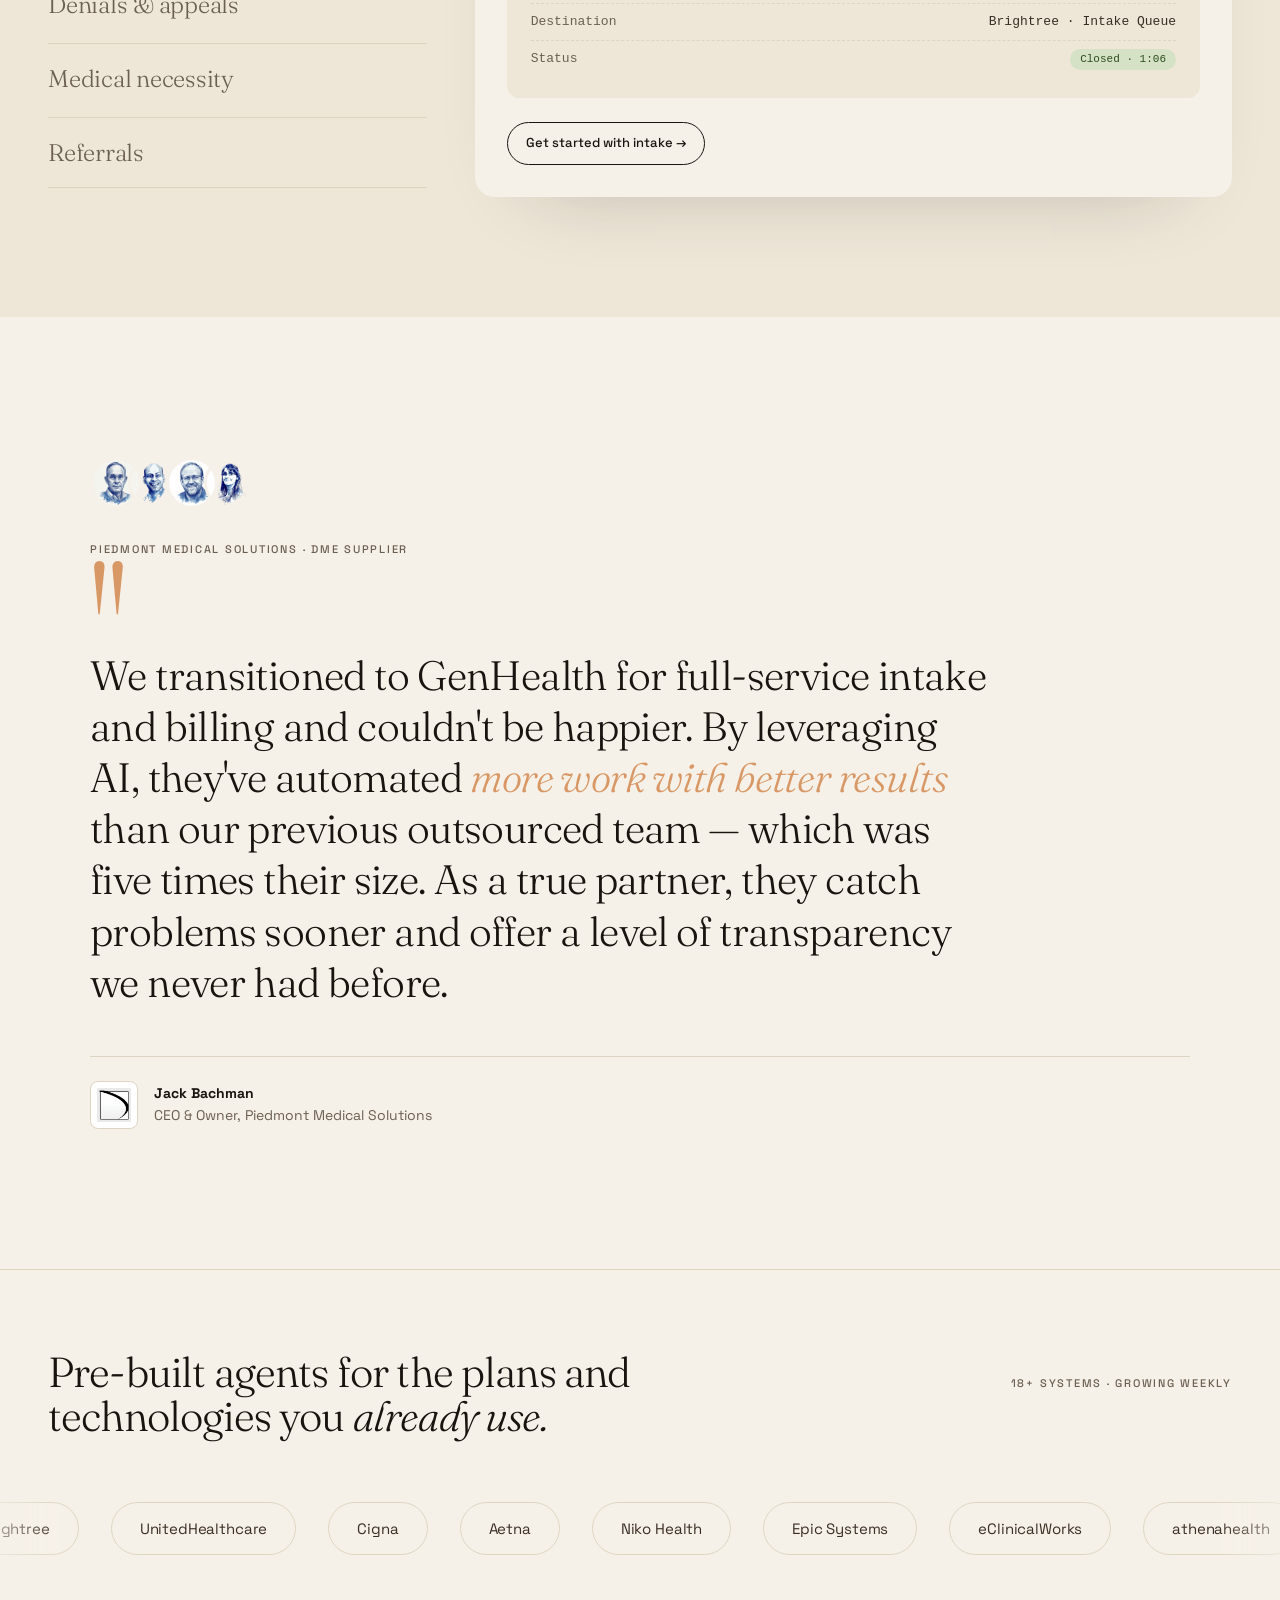
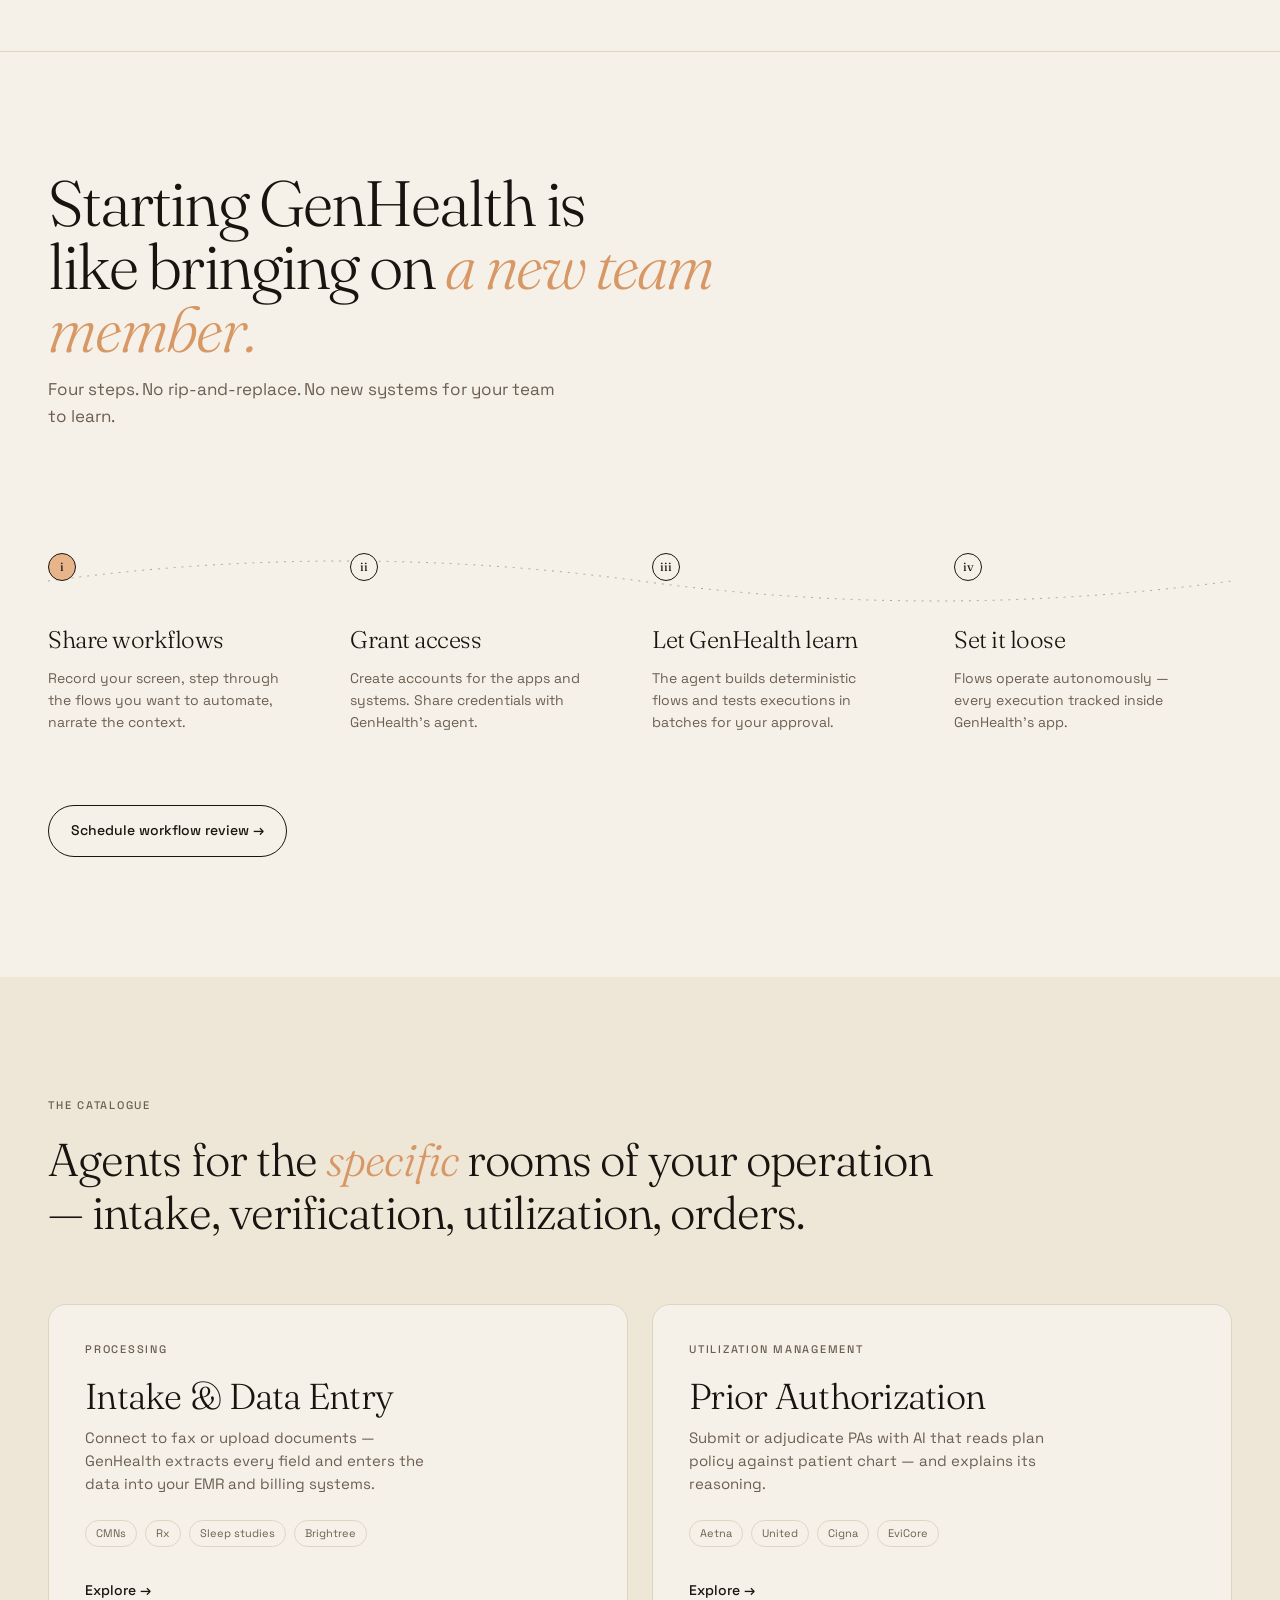
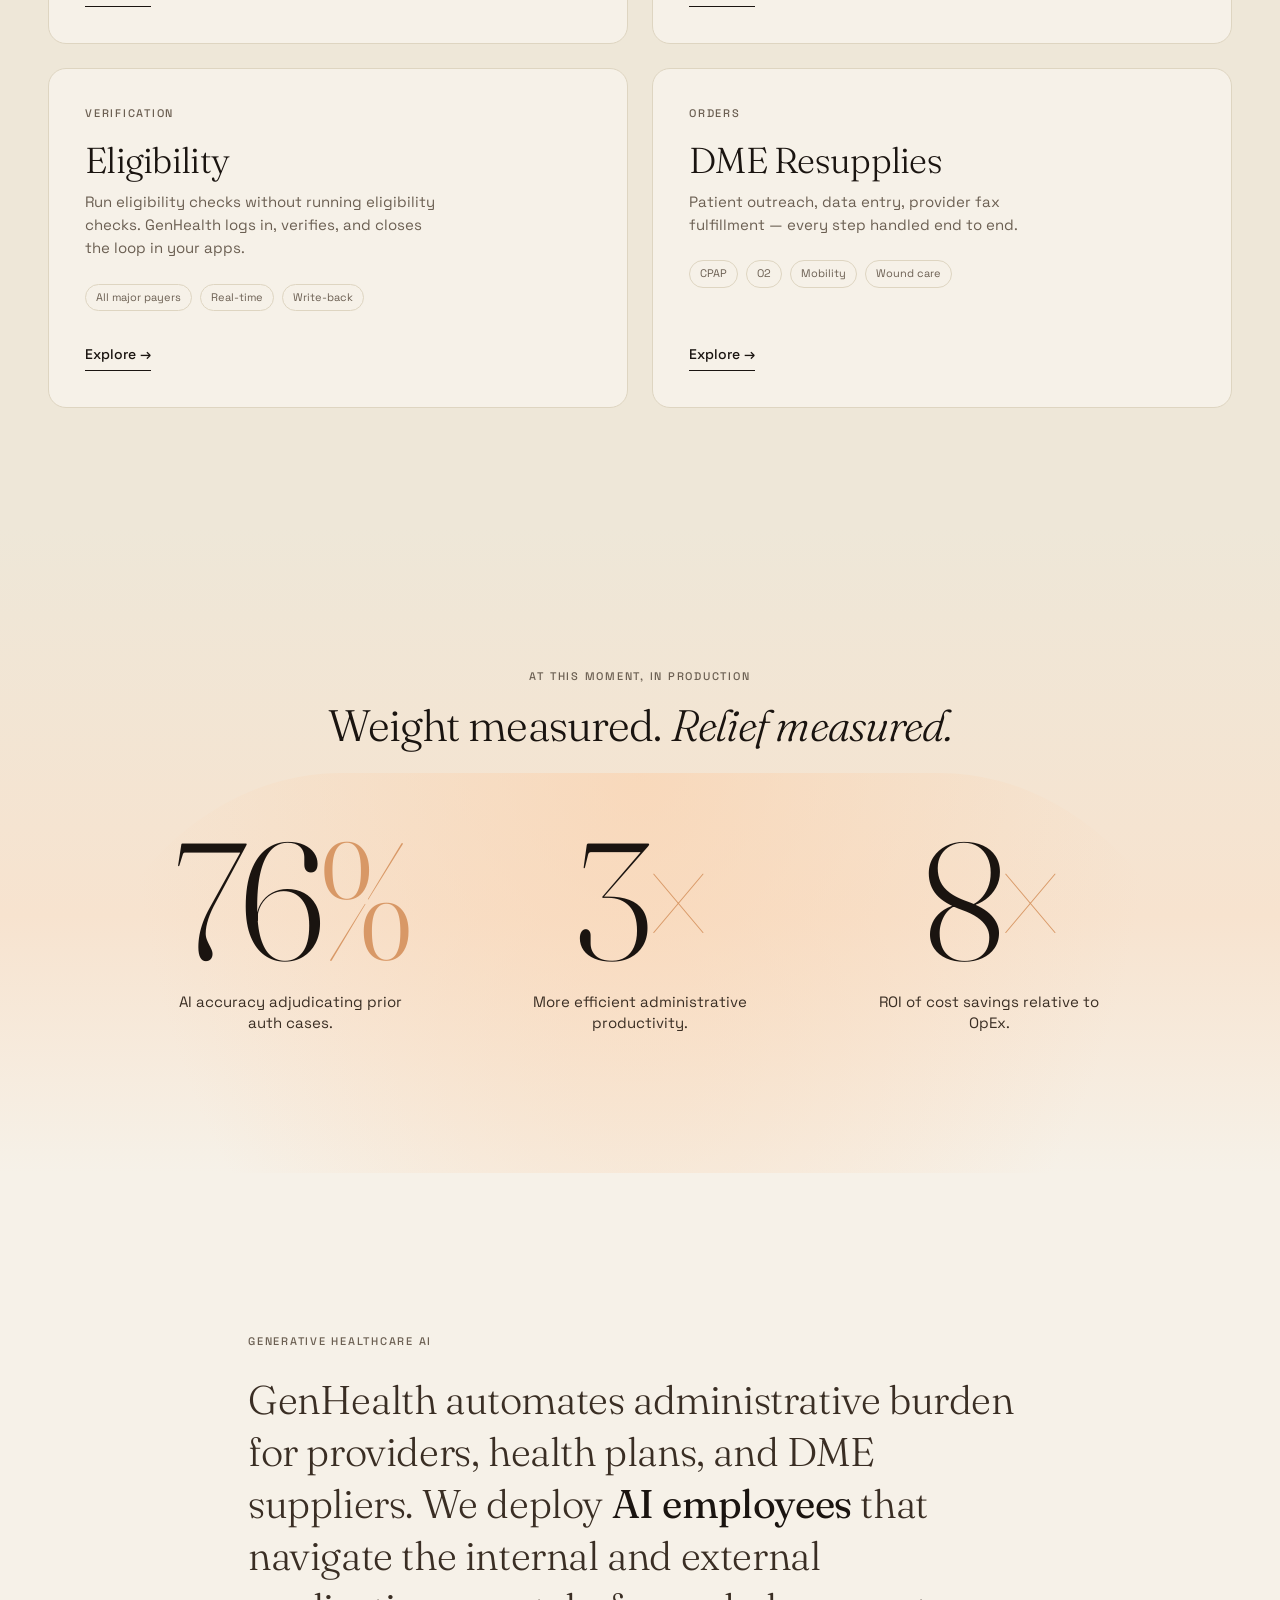
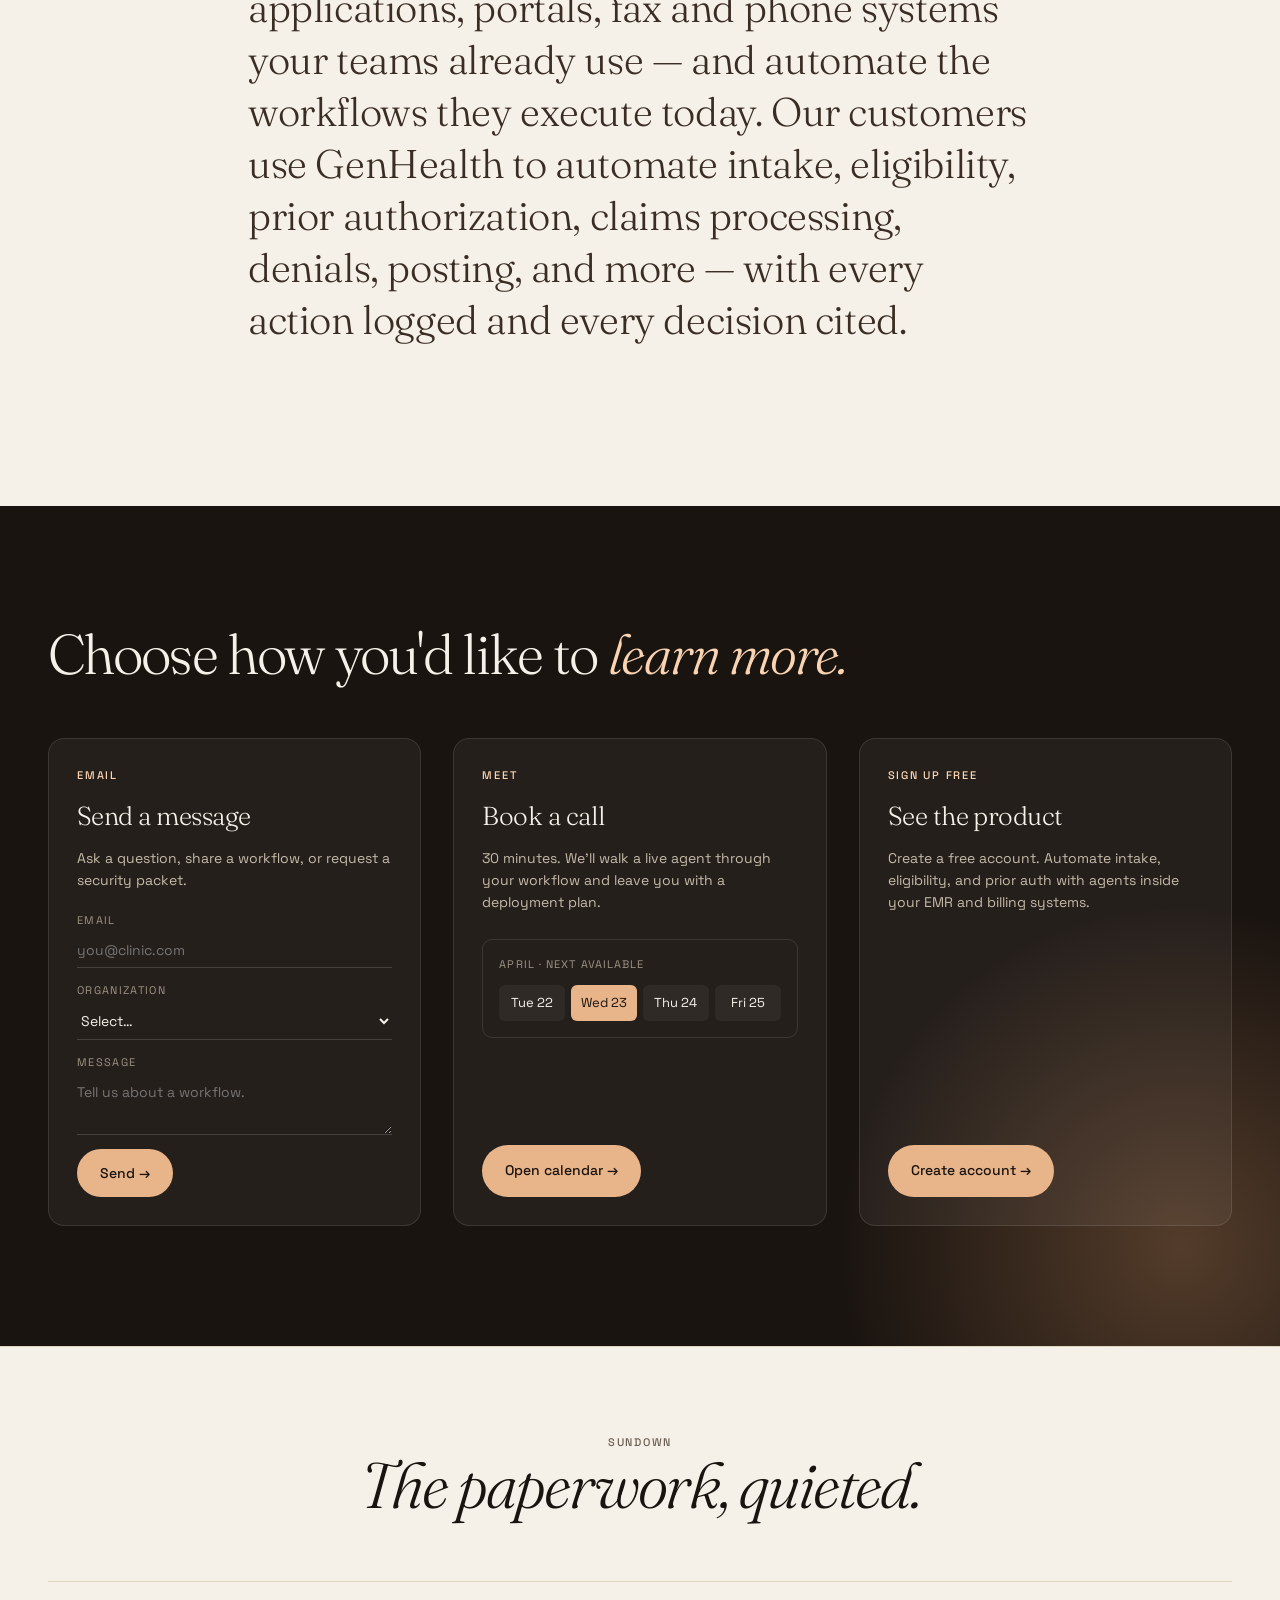
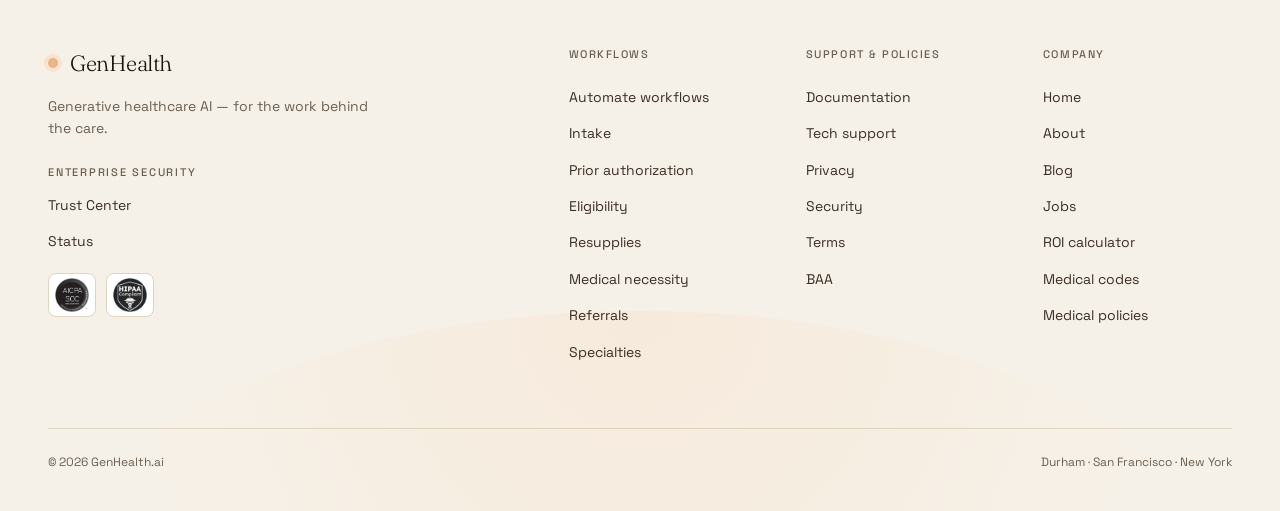
<file: variants/02-relief.html>
<!doctype html>
<html lang="en">
<head>
<meta charset="utf-8"/>
<meta name="viewport" content="width=device-width,initial-scale=1"/>
<title>GenHealth — The paperwork, lifting.</title>
<link rel="preconnect" href="https://fonts.googleapis.com">
<link rel="preconnect" href="https://fonts.gstatic.com" crossorigin>
<link href="https://fonts.googleapis.com/css2?family=Fraunces:ital,opsz,wght@0,9..144,300;0,9..144,400;1,9..144,300;1,9..144,400&family=Söhne&display=swap" rel="stylesheet">
<link href="https://fonts.googleapis.com/css2?family=Space+Grotesk:wght@300;400;500;600&display=swap" rel="stylesheet">
<style>
  :root{
    --paper:#F6F1E8;
    --paper-2:#EEE7D8;
    --paper-3:#E7DFCC;
    --ink:#1A1410;
    --ink-2:#3A2E24;
    --graphite:#6B5F52;
    --mist:#DED5C1;
    --peach:#E8B48A;
    --peach-deep:#D89866;
    --peach-tint:#F7E3CF;
    --peach-glow:#FAD4B2;
  }
  *{box-sizing:border-box;margin:0;padding:0}
  html,body{background:var(--paper);color:var(--ink);font-family:'Space Grotesk',ui-sans-serif,sans-serif;font-weight:400;-webkit-font-smoothing:antialiased}
  body{font-size:17px;line-height:1.55;overflow-x:hidden}
  a{color:inherit;text-decoration:none}
  img{display:block;max-width:100%}
  .serif{font-family:'Fraunces',serif;font-weight:300}
  .serif-i{font-family:'Fraunces',serif;font-style:italic;font-weight:300}
  .eyebrow{font-size:11px;letter-spacing:.16em;text-transform:uppercase;color:var(--graphite);font-weight:500}
  .container{max-width:1320px;margin:0 auto;padding:0 48px}
  @media (max-width:720px){.container{padding:0 24px}}

  /* Nav */
  nav.top{position:sticky;top:0;z-index:50;backdrop-filter:blur(14px);background:color-mix(in oklab, var(--paper) 80%, transparent);transition:border-color .3s;border-bottom:1px solid transparent}
  nav.top.scrolled{border-bottom-color:var(--mist)}
  nav.top .inner{display:flex;align-items:center;justify-content:space-between;height:76px}
  .brand{display:flex;align-items:center;gap:12px;font-family:'Fraunces',serif;font-weight:300;font-size:22px;letter-spacing:-.02em}
  .brand .dot{width:10px;height:10px;border-radius:50%;background:var(--peach);box-shadow:0 0 0 4px var(--peach-tint)}
  .nav-links{display:flex;gap:40px;font-size:14px;color:var(--ink-2)}
  .nav-links a:hover{color:var(--peach-deep)}
  .btn{display:inline-flex;align-items:center;gap:10px;padding:14px 22px;border-radius:999px;font-size:14px;font-weight:500;transition:all .2s;border:1px solid transparent;cursor:pointer;font-family:inherit}
  .btn-primary{background:var(--ink);color:var(--paper)}
  .btn-primary:hover{background:var(--ink-2)}
  .btn-ghost{border-color:var(--ink);color:var(--ink);background:transparent}
  .btn-ghost:hover{background:var(--ink);color:var(--paper)}

  /* HERO — a vertical horizon */
  section.hero{position:relative;padding:120px 0 80px;overflow:hidden}
  .sun{position:absolute;left:50%;top:-200px;transform:translateX(-50%);width:1200px;height:1200px;border-radius:50%;background:radial-gradient(circle, var(--peach-glow) 0%, var(--peach-tint) 35%, transparent 65%);pointer-events:none;opacity:.8}
  .hero-inner{position:relative;z-index:1}
  .hero-intro{display:flex;gap:16px;align-items:center;margin-bottom:48px}
  .hero-intro .line{flex:1;height:1px;background:var(--ink);opacity:.2}
  h1.display{font-family:'Fraunces',serif;font-weight:300;font-size:clamp(56px,9vw,148px);line-height:.92;letter-spacing:-.04em;max-width:14ch}
  h1.display .i{font-style:italic;color:var(--peach-deep)}
  .hero-sub-row{display:grid;grid-template-columns:5fr 7fr;gap:64px;align-items:end;margin-top:64px}
  @media (max-width:820px){.hero-sub-row{grid-template-columns:1fr;gap:32px}}
  .hero-lede{font-size:19px;line-height:1.5;color:var(--ink-2);max-width:480px}
  .hero-lede p + p{margin-top:14px}
  .hero-cta{display:flex;gap:12px;margin-top:28px;flex-wrap:wrap}
  .hero-meta{justify-self:end;text-align:right;font-size:13px;color:var(--graphite);max-width:320px}
  .hero-meta .nums{display:flex;gap:24px;justify-content:flex-end;margin-top:12px}
  .hero-meta .nums b{font-family:'Fraunces',serif;font-size:28px;font-weight:300;color:var(--ink);display:block}

  /* RELIEF COUNTER — signature interactive */
  section.relief{padding:80px 0;position:relative}
  .relief-band{background:var(--ink);color:var(--paper);border-radius:24px;padding:56px 48px;position:relative;overflow:hidden}
  .relief-band::before{content:"";position:absolute;right:-200px;top:-200px;width:600px;height:600px;border-radius:50%;background:radial-gradient(circle, var(--peach-deep) 0%, transparent 60%);opacity:.35}
  .relief-grid{position:relative;display:grid;grid-template-columns:6fr 6fr;gap:48px;align-items:center}
  @media (max-width:820px){.relief-grid{grid-template-columns:1fr;gap:32px}}
  .relief-grid h2{font-family:'Fraunces',serif;font-weight:300;font-size:clamp(32px,4vw,48px);line-height:1.05;letter-spacing:-.02em}
  .relief-grid h2 .i{font-style:italic;color:var(--peach-glow)}
  .relief-counter{background:color-mix(in oklab, #fff 8%, transparent);border:1px solid color-mix(in oklab, #fff 14%, transparent);border-radius:16px;padding:24px;font-family:ui-monospace,SFMono-Regular,Menlo,monospace;font-size:13px}
  .relief-counter .row{display:flex;justify-content:space-between;padding:8px 0;border-bottom:1px solid color-mix(in oklab, #fff 8%, transparent);transition:opacity .4s, transform .4s}
  .relief-counter .row:last-child{border-bottom:0}
  .relief-counter .row.strike{opacity:.32;text-decoration:line-through;text-decoration-color:var(--peach-glow);text-decoration-thickness:1px}
  .relief-counter .row .t{color:#D5CEC2}
  .relief-counter .row .v{color:var(--peach-glow)}
  .relief-counter .totalizer{margin-top:24px;padding-top:16px;border-top:1px solid color-mix(in oklab, #fff 14%, transparent);display:flex;justify-content:space-between;align-items:baseline}
  .relief-counter .totalizer .k{font-size:11px;letter-spacing:.14em;text-transform:uppercase;color:#9C9384}
  .relief-counter .totalizer .v{font-family:'Fraunces',serif;font-size:44px;font-weight:300;color:#fff}

  /* CHANNELS */
  section.channels{padding:120px 0}
  .ch-head{margin-bottom:64px;max-width:720px}
  .ch-head h2{font-family:'Fraunces',serif;font-weight:300;font-size:clamp(36px,5vw,64px);line-height:1;letter-spacing:-.03em}
  .ch-head h2 .i{font-style:italic}
  .ch-grid{display:grid;grid-template-columns:repeat(3,1fr);gap:48px}
  @media (max-width:820px){.ch-grid{grid-template-columns:1fr}}
  .ch-cell{position:relative}
  .ch-cell .big{font-family:'Fraunces',serif;font-weight:300;font-size:88px;letter-spacing:-.04em;line-height:1;display:flex;align-items:center;gap:16px}
  .ch-cell .big .rule{flex:1;height:1px;background:var(--ink);opacity:.3}
  .ch-cell h3{font-family:'Fraunces',serif;font-weight:300;font-size:32px;margin-top:8px;letter-spacing:-.02em}
  .ch-cell p{color:var(--graphite);margin-top:12px;max-width:320px;font-size:15px}
  .ch-viz{margin-top:28px;height:200px;border-radius:14px;background:var(--paper-2);padding:20px;position:relative;overflow:hidden;border:1px solid var(--mist)}
  .ch-viz .label{position:absolute;top:14px;left:16px;font-size:11px;letter-spacing:.1em;text-transform:uppercase;color:var(--graphite)}

  /* WORKFLOW — one big scroll-synced mockup */
  section.flow{padding:120px 0;background:var(--paper-2)}
  .flow-head{display:grid;grid-template-columns:6fr 6fr;gap:48px;margin-bottom:72px;align-items:end}
  @media (max-width:820px){.flow-head{grid-template-columns:1fr;gap:24px}}
  .flow-head h2{font-family:'Fraunces',serif;font-weight:300;font-size:clamp(36px,4.5vw,56px);line-height:1.02;letter-spacing:-.025em}
  .flow-head p{color:var(--ink-2);font-size:17px;max-width:480px}
  .wf-wrap{display:grid;grid-template-columns:4fr 8fr;gap:48px}
  @media (max-width:820px){.wf-wrap{grid-template-columns:1fr}}
  .wf-list{display:flex;flex-direction:column;gap:4px}
  .wf-list button{text-align:left;background:transparent;border:0;padding:20px 0;border-top:1px solid var(--mist);font-family:inherit;font-size:18px;color:var(--graphite);cursor:pointer;transition:color .2s;display:flex;justify-content:space-between;align-items:center;letter-spacing:-.01em;font-family:'Fraunces',serif;font-weight:300;font-size:24px}
  .wf-list button:last-child{border-bottom:1px solid var(--mist)}
  .wf-list button[aria-selected="true"]{color:var(--ink)}
  .wf-list button .arrow{opacity:0;transform:translateX(-10px);transition:all .3s}
  .wf-list button[aria-selected="true"] .arrow{opacity:1;transform:translateX(0);color:var(--peach-deep)}
  .wf-stage{background:var(--paper);border-radius:20px;padding:32px;min-height:460px;box-shadow:0 40px 80px -60px rgba(26,20,16,.3);position:relative;overflow:hidden}
  .wf-stage .stage-inner{position:relative;z-index:1}
  .wf-stage .eyebrow{margin-bottom:16px}
  .wf-stage h3{font-family:'Fraunces',serif;font-weight:300;font-size:36px;letter-spacing:-.02em;line-height:1.02;margin-bottom:16px}
  .wf-stage p.lede{color:var(--ink-2);margin-bottom:28px;max-width:520px}
  .wf-stage .mock{background:var(--paper-2);border-radius:12px;padding:20px 24px;font-family:ui-monospace,SFMono-Regular,Menlo,monospace;font-size:13px;color:var(--ink-2)}
  .wf-stage .mock .r{display:flex;justify-content:space-between;padding:8px 0;border-bottom:1px dashed var(--mist)}
  .wf-stage .mock .r:last-child{border-bottom:0}
  .wf-stage .mock .k{color:var(--graphite)}
  .wf-stage .chip{display:inline-block;padding:2px 10px;border-radius:999px;background:var(--peach-tint);color:var(--ink);font-size:11px;font-weight:500;font-family:inherit}
  .wf-stage .chip.ok{background:#D5E2C6;color:#2F4D1E}

  /* TESTIMONIAL — editorial */
  section.quote{padding:140px 0;position:relative}
  .quote-wrap{max-width:1100px;margin:0 auto}
  .quote-wrap .mark{font-family:'Fraunces',serif;font-weight:300;font-size:180px;line-height:.6;color:var(--peach-deep);margin-bottom:-40px}
  .quote-wrap blockquote{font-family:'Fraunces',serif;font-weight:300;font-size:clamp(28px,3.2vw,42px);line-height:1.25;letter-spacing:-.015em;color:var(--ink);max-width:900px;text-wrap:balance}
  .quote-wrap blockquote em{font-style:italic;color:var(--peach-deep)}
  .quote-foot{display:flex;align-items:center;gap:16px;margin-top:48px;padding-top:24px;border-top:1px solid var(--mist)}
  .quote-foot img{width:48px;height:48px;border-radius:8px;object-fit:contain;background:#fff;padding:6px;border:1px solid var(--mist)}
  .quote-foot .who b{display:block;color:var(--ink)}
  .quote-foot .who{color:var(--graphite);font-size:14px}
  .team-avatars{display:flex;margin-bottom:32px}
  .team-avatars img{width:52px;height:52px;border-radius:50%;object-fit:cover;border:3px solid var(--paper);margin-left:-14px}
  .team-avatars img:first-child{margin-left:0}

  /* INTEGRATIONS — marquee */
  section.integrations{padding:80px 0;border-top:1px solid var(--mist);border-bottom:1px solid var(--mist);background:var(--paper)}
  .int-head{display:flex;justify-content:space-between;align-items:baseline;margin-bottom:48px;flex-wrap:wrap;gap:16px}
  .int-head h2{font-family:'Fraunces',serif;font-weight:300;font-size:clamp(28px,3.4vw,42px);letter-spacing:-.02em;line-height:1.05;max-width:640px}
  .int-head h2 .i{font-style:italic}
  .int-marquee{position:relative;overflow:hidden;margin:0 -48px;padding:16px 0;mask-image:linear-gradient(90deg,transparent,#000 8%,#000 92%,transparent)}
  .int-track{display:flex;gap:32px;white-space:nowrap;animation:marquee 42s linear infinite}
  .int-track span{flex:0 0 auto;padding:14px 28px;border:1px solid var(--mist);border-radius:999px;font-size:15px;color:var(--ink-2);background:var(--paper);letter-spacing:-.01em}
  @keyframes marquee{from{transform:translateX(0)}to{transform:translateX(-50%)}}

  /* ONBOARDING — horizon path */
  section.onboard{padding:120px 0}
  .onboard-head{max-width:760px;margin-bottom:72px}
  .onboard-head h2{font-family:'Fraunces',serif;font-weight:300;font-size:clamp(36px,5vw,64px);line-height:.98;letter-spacing:-.03em;text-wrap:balance}
  .onboard-head h2 .i{font-style:italic;color:var(--peach-deep)}
  .onboard-head p{color:var(--graphite);margin-top:16px;max-width:520px}
  .path{position:relative;padding:24px 0}
  .path svg.curve{position:absolute;left:0;right:0;top:40px;width:100%;height:80px;opacity:.35}
  .path-steps{display:grid;grid-template-columns:repeat(4,1fr);gap:24px;position:relative}
  @media (max-width:820px){.path-steps{grid-template-columns:1fr 1fr}}
  @media (max-width:520px){.path-steps{grid-template-columns:1fr}}
  .path-step{padding-top:96px;position:relative}
  .path-step .node{position:absolute;top:28px;left:0;width:28px;height:28px;border-radius:50%;background:var(--paper);border:1px solid var(--ink);display:grid;place-items:center;font-size:12px;font-family:'Fraunces',serif}
  .path-step:nth-child(1) .node{background:var(--peach)}
  .path-step h4{font-family:'Fraunces',serif;font-weight:300;font-size:24px;letter-spacing:-.02em;margin-bottom:10px}
  .path-step p{color:var(--graphite);font-size:14px;max-width:240px}

  /* PRODUCTS */
  section.products{padding:120px 0;background:var(--paper-2)}
  .prod-intro{max-width:900px;margin-bottom:64px}
  .prod-intro h2{font-family:'Fraunces',serif;font-weight:300;font-size:clamp(30px,3.6vw,46px);line-height:1.15;letter-spacing:-.02em}
  .prod-intro h2 em{font-style:italic;color:var(--peach-deep);font-weight:300}
  .prod-grid{display:grid;grid-template-columns:repeat(2,1fr);gap:24px}
  @media (max-width:820px){.prod-grid{grid-template-columns:1fr}}
  .prod{background:var(--paper);border-radius:18px;padding:36px;display:flex;flex-direction:column;justify-content:space-between;min-height:340px;border:1px solid var(--mist);transition:transform .3s,box-shadow .3s;position:relative;overflow:hidden}
  .prod:hover{transform:translateY(-3px);box-shadow:0 30px 60px -40px rgba(26,20,16,.25)}
  .prod .eyebrow{margin-bottom:20px}
  .prod h3{font-family:'Fraunces',serif;font-weight:300;font-size:36px;letter-spacing:-.02em;line-height:1;margin-bottom:12px}
  .prod p{color:var(--graphite);font-size:15px;max-width:360px;margin-bottom:24px}
  .prod .tag-row{display:flex;gap:8px;flex-wrap:wrap;margin-bottom:24px}
  .prod .tag-row span{padding:4px 10px;border:1px solid var(--mist);border-radius:999px;font-size:11px;color:var(--graphite)}
  .prod a.arrow{display:inline-flex;align-items:center;gap:10px;color:var(--ink);font-size:14px;font-weight:500;align-self:flex-start;padding-bottom:4px;border-bottom:1px solid var(--ink)}

  /* STATS — sunrise band */
  section.stats{padding:140px 0;background:linear-gradient(180deg, var(--paper-2) 0%, var(--peach-tint) 60%, var(--paper) 100%);position:relative;overflow:hidden}
  .stats::before{content:"";position:absolute;bottom:-400px;left:50%;transform:translateX(-50%);width:1200px;height:800px;border-radius:50%/100%;background:radial-gradient(ellipse at top, var(--peach-glow), transparent 60%);opacity:.7}
  .stats-inner{position:relative;z-index:1}
  .stats-head{text-align:center;margin-bottom:80px;max-width:720px;margin-left:auto;margin-right:auto}
  .stats-head h2{font-family:'Fraunces',serif;font-weight:300;font-size:clamp(30px,3.6vw,44px);line-height:1.1;letter-spacing:-.02em}
  .stats-head h2 em{font-style:italic}
  .stats-grid{display:grid;grid-template-columns:repeat(3,1fr);gap:48px;max-width:1000px;margin:0 auto;text-align:center}
  @media (max-width:820px){.stats-grid{grid-template-columns:1fr;gap:64px}}
  .stat-big{font-family:'Fraunces',serif;font-weight:300;font-size:clamp(96px,13vw,180px);line-height:.85;letter-spacing:-.045em;color:var(--ink)}
  .stat-big .suf{color:var(--peach-deep)}
  .stat-lbl{margin-top:20px;color:var(--ink-2);font-size:15px;line-height:1.4;max-width:240px;margin-left:auto;margin-right:auto}

  /* MISSION */
  section.mission{padding:160px 0}
  .mission-body{max-width:880px;margin:0 auto}
  .mission-body .eyebrow{margin-bottom:24px}
  .mission-body h2{font-family:'Fraunces',serif;font-weight:300;font-size:clamp(28px,3.2vw,40px);line-height:1.3;letter-spacing:-.01em;color:var(--ink-2)}
  .mission-body h2 em{font-style:italic;color:var(--ink);font-weight:300}
  .mission-body h2 b{font-weight:400;color:var(--ink)}

  /* CONTACT */
  section.contact{padding:120px 0;background:var(--ink);color:var(--paper);position:relative;overflow:hidden}
  .contact::before{content:"";position:absolute;right:-300px;bottom:-300px;width:800px;height:800px;border-radius:50%;background:radial-gradient(circle, var(--peach-deep) 0%, transparent 60%);opacity:.3}
  .contact-inner{position:relative;z-index:1}
  .contact h2{font-family:'Fraunces',serif;font-weight:300;font-size:clamp(34px,4.4vw,56px);line-height:1;letter-spacing:-.03em;margin-bottom:56px;max-width:800px}
  .contact h2 em{font-style:italic;color:var(--peach-glow)}
  .c-grid{display:grid;grid-template-columns:repeat(3,1fr);gap:32px}
  @media (max-width:820px){.c-grid{grid-template-columns:1fr}}
  .c-col{background:color-mix(in oklab, #fff 5%, transparent);border:1px solid color-mix(in oklab, #fff 10%, transparent);border-radius:16px;padding:28px;display:flex;flex-direction:column;gap:12px}
  .c-col h3{font-family:'Fraunces',serif;font-weight:300;font-size:26px;letter-spacing:-.02em}
  .c-col p{color:#C4BBA9;font-size:14px}
  .c-col .eyebrow{color:var(--peach-glow)}
  .c-form{display:flex;flex-direction:column;gap:14px;margin-top:8px}
  .c-form .field{display:flex;flex-direction:column;gap:4px}
  .c-form label{font-size:11px;color:#9C9384;text-transform:uppercase;letter-spacing:.12em}
  .c-form input,.c-form select,.c-form textarea{background:transparent;border:0;border-bottom:1px solid color-mix(in oklab, #fff 15%, transparent);padding:8px 0;font-family:inherit;color:var(--paper);font-size:14px;outline:none}
  .c-form input:focus,.c-form textarea:focus,.c-form select:focus{border-color:var(--peach-glow)}
  .c-form textarea{resize:vertical;min-height:60px}
  .c-col .btn-primary{background:var(--peach);color:var(--ink);align-self:flex-start;margin-top:auto}
  .c-col .btn-primary:hover{background:var(--peach-glow)}

  /* FOOTER */
  footer{background:var(--paper);padding:80px 0 40px;position:relative;overflow:hidden;border-top:1px solid var(--mist)}
  .foot-horizon{position:absolute;left:50%;transform:translateX(-50%);bottom:-400px;width:1200px;height:600px;border-radius:50%;background:radial-gradient(ellipse at top, var(--peach-tint), transparent 60%);opacity:.5}
  .foot-inner{position:relative;z-index:1}
  .foot-poem{text-align:center;margin-bottom:64px}
  .foot-poem .serif{font-size:clamp(36px,5vw,64px);color:var(--ink);display:block;letter-spacing:-.03em;line-height:1;font-style:italic;font-weight:300}
  .foot-grid{display:grid;grid-template-columns:2.5fr 1fr 1fr 1fr;gap:48px;align-items:start;padding-top:64px;border-top:1px solid var(--mist)}
  @media (max-width:820px){.foot-grid{grid-template-columns:1fr 1fr}}
  footer h5{font-size:11px;color:var(--graphite);text-transform:uppercase;letter-spacing:.14em;margin-bottom:20px;font-weight:500}
  footer ul{list-style:none;display:flex;flex-direction:column;gap:10px}
  footer ul a{color:var(--ink-2);font-size:14px}
  footer ul a:hover{color:var(--peach-deep)}
  .foot-brand p.tag{color:var(--graphite);font-size:14px;max-width:320px;margin:16px 0 24px}
  .foot-brand .seals{display:flex;gap:10px;margin-top:20px}
  .foot-brand .seals img{height:44px;width:auto;background:#fff;border:1px solid var(--mist);border-radius:8px;padding:4px 6px}
  .foot-bottom{margin-top:64px;padding-top:24px;border-top:1px solid var(--mist);display:flex;justify-content:space-between;color:var(--graphite);font-size:12px}
</style>
</head>
<body>

<nav class="top" id="topnav">
  <div class="container inner">
    <a class="brand" href="#">
      <span class="dot"></span>
      <span>GenHealth</span>
    </a>
    <div class="nav-links">
      <a href="#relief">Relief</a>
      <a href="#flow">Workflows</a>
      <a href="#products">Products</a>
      <a href="#company">Company</a>
    </div>
    <a class="btn btn-primary" href="#contact">Get a demo</a>
  </div>
</nav>

<!-- HERO -->
<section class="hero">
  <div class="sun"></div>
  <div class="container hero-inner">
    <div class="hero-intro">
      <div class="eyebrow">Generative healthcare AI</div>
      <div class="line"></div>
      <div class="eyebrow">April · 2026</div>
    </div>
    <h1 class="display">The paperwork,<br/><span class="i">quieted.</span></h1>
    <div class="hero-sub-row">
      <div>
        <p class="hero-lede">
          Intake. Eligibility. Prior auth. Resupplies. Appeals.
        </p>
        <p class="hero-lede">
          GenHealth deploys AI employees that carry the administrative weight of healthcare — across web, fax, and phone — so your team can return to the work they came here to do.
        </p>
        <div class="hero-cta">
          <a class="btn btn-primary" href="#contact">Get a demo →</a>
          <a class="btn btn-ghost" href="https://umpa.genhealth.ai">Try free</a>
        </div>
      </div>
      <div class="hero-meta">
        <div class="eyebrow">Proof at scale</div>
        <div class="nums">
          <div><b>12+</b>workflows automated</div>
          <div><b>95%</b>PA accuracy</div>
          <div><b>10×</b>OpEx ROI</div>
        </div>
      </div>
    </div>
  </div>
</section>

<!-- RELIEF COUNTER -->
<section class="relief" id="relief">
  <div class="container">
    <div class="relief-band">
      <div class="relief-grid">
        <div>
          <div class="eyebrow" style="color:var(--peach-glow);margin-bottom:16px">Live · GenHealth queue</div>
          <h2>Every line <span class="i">crossed off</span><br/>is a clinician returned<br/>to the room.</h2>
          <p style="color:#C4BBA9;margin-top:20px;max-width:420px;font-size:16px">Not a dashboard. A disappearing list. GenHealth clears the backlog quietly, in the background, all day.</p>
        </div>
        <div class="relief-counter" id="reliefCounter">
          <!-- populated by script -->
        </div>
      </div>
    </div>
  </div>
</section>

<!-- CHANNELS -->
<section class="channels">
  <div class="container">
    <div class="ch-head">
      <div class="eyebrow" style="margin-bottom:20px">How the agent reaches the work</div>
      <h2>One team member. <span class="i">Three</span> channels.</h2>
    </div>
    <div class="ch-grid">
      <div class="ch-cell">
        <div class="big">i <span class="rule"></span></div>
        <h3>Web</h3>
        <p>Automates tasks on websites, portals, EMRs, and billing — the way a teammate would, click by click.</p>
        <div class="ch-viz" style="background:linear-gradient(135deg, var(--paper-2), var(--peach-tint))">
          <span class="label">Portal</span>
          <svg viewBox="0 0 300 160" style="margin-top:34px;width:100%">
            <rect x="20" y="20" width="260" height="120" rx="6" fill="#fff" stroke="#DED5C1"/>
            <rect x="20" y="20" width="260" height="22" rx="6" fill="#EEE7D8"/>
            <circle cx="34" cy="31" r="3" fill="#DED5C1"/><circle cx="44" cy="31" r="3" fill="#DED5C1"/><circle cx="54" cy="31" r="3" fill="#DED5C1"/>
            <rect x="36" y="56" width="140" height="6" rx="3" fill="#DED5C1"/>
            <rect x="36" y="70" width="100" height="6" rx="3" fill="#DED5C1"/>
            <rect x="36" y="100" width="60" height="18" rx="3" fill="#E8B48A"/>
            <circle cx="230" cy="100" r="14" fill="none" stroke="#3A2E24" stroke-width="1.5"/>
            <path d="M230 100 l0 -8 M230 100 l6 0" stroke="#3A2E24" stroke-width="1.5" stroke-linecap="round"/>
          </svg>
        </div>
      </div>
      <div class="ch-cell">
        <div class="big">ii <span class="rule"></span></div>
        <h3>Fax</h3>
        <p>Receives, reads, and files faxed documents — OCR, classification, field extraction, handed off cleanly.</p>
        <div class="ch-viz">
          <span class="label">Incoming fax</span>
          <svg viewBox="0 0 300 160" style="margin-top:30px;width:100%">
            <rect x="80" y="24" width="140" height="52" fill="#fff" stroke="#DED5C1"/>
            <line x1="92" y1="38" x2="208" y2="38" stroke="#DED5C1" stroke-width="1.5"/>
            <line x1="92" y1="48" x2="190" y2="48" stroke="#DED5C1" stroke-width="1.5"/>
            <line x1="92" y1="58" x2="180" y2="58" stroke="#DED5C1" stroke-width="1.5"/>
            <rect x="60" y="72" width="180" height="60" rx="4" fill="#1A1410"/>
            <circle cx="78" cy="102" r="5" fill="#E8B48A"/>
            <line x1="96" y1="92" x2="210" y2="92" stroke="#C4BBA9" stroke-width="1"/>
            <line x1="96" y1="102" x2="200" y2="102" stroke="#C4BBA9" stroke-width="1"/>
            <line x1="96" y1="112" x2="180" y2="112" stroke="#C4BBA9" stroke-width="1"/>
          </svg>
        </div>
      </div>
      <div class="ch-cell">
        <div class="big">iii <span class="rule"></span></div>
        <h3>Phone</h3>
        <p>Calls patients and providers to collect information only a voice can — verification, consent, the missing detail.</p>
        <div class="ch-viz" style="background:linear-gradient(135deg, var(--paper-2), var(--peach-glow))">
          <span class="label">On call · 03:41</span>
          <svg viewBox="0 0 300 160" style="margin-top:30px;width:100%">
            <path d="M20 80 Q 40 60, 60 80 T 100 80 T 140 80 T 180 80 T 220 80 T 260 80 T 280 80" stroke="#3A2E24" stroke-width="1.5" fill="none"/>
            <path d="M20 110 Q 40 92, 60 110 T 100 110 T 140 110 T 180 110 T 220 110 T 260 110 T 280 110" stroke="#3A2E24" stroke-width="1.5" fill="none" opacity=".4"/>
            <circle cx="150" cy="95" r="14" fill="#E8B48A"/>
            <path d="M145 95 l4 4 l7 -8" stroke="#1A1410" stroke-width="1.8" stroke-linecap="round" fill="none"/>
          </svg>
        </div>
      </div>
    </div>
  </div>
</section>

<!-- FLOW / WORKFLOWS -->
<section class="flow" id="flow">
  <div class="container">
    <div class="flow-head">
      <h2>Integrated workflows, <span class="serif-i">end to end.</span></h2>
      <p>GenHealth's agents move across apps — transferring information, applying medical-necessity logic, and deciding with context from provider actions, plan policies, and patient charts.</p>
    </div>
    <div class="wf-wrap">
      <div class="wf-list" id="wfList">
        <button aria-selected="true" data-wf="intake"><span>Intake & data entry</span><span class="arrow">→</span></button>
        <button data-wf="eligibility"><span>Eligibility</span><span class="arrow">→</span></button>
        <button data-wf="pa"><span>Prior authorization</span><span class="arrow">→</span></button>
        <button data-wf="resupplies"><span>DME resupplies</span><span class="arrow">→</span></button>
        <button data-wf="appeals"><span>Denials & appeals</span><span class="arrow">→</span></button>
        <button data-wf="medneed"><span>Medical necessity</span><span class="arrow">→</span></button>
        <button data-wf="referrals"><span>Referrals</span><span class="arrow">→</span></button>
      </div>
      <div class="wf-stage">
        <div class="stage-inner" id="wfStage"></div>
      </div>
    </div>
  </div>
</section>

<!-- TESTIMONIAL -->
<section class="quote">
  <div class="container">
    <div class="quote-wrap">
      <div class="team-avatars">
        <img src="assets/jack.png" alt=""><img src="assets/sanjay.png" alt=""><img src="assets/chris.png" alt=""><img src="assets/patti.png" alt="">
      </div>
      <div class="eyebrow" style="margin-bottom:24px">Piedmont Medical Solutions · DME supplier</div>
      <div class="mark">"</div>
      <blockquote>
        We transitioned to GenHealth for full-service intake and billing and couldn't be happier. By leveraging AI, they've automated <em>more work with better results</em> than our previous outsourced team — which was five times their size. As a true partner, they catch problems sooner and offer a level of transparency we never had before.
      </blockquote>
      <div class="quote-foot">
        <img src="assets/piedmont.jpg" alt="">
        <div class="who"><b>Jack Bachman</b>CEO & Owner, Piedmont Medical Solutions</div>
      </div>
    </div>
  </div>
</section>

<!-- INTEGRATIONS -->
<section class="integrations">
  <div class="container int-head">
    <h2>Pre-built agents for the plans and technologies you <span class="i">already use.</span></h2>
    <div class="eyebrow">18+ systems · growing weekly</div>
  </div>
  <div class="int-marquee">
    <div class="int-track" id="intTrack"></div>
  </div>
</section>

<!-- ONBOARDING -->
<section class="onboard">
  <div class="container">
    <div class="onboard-head">
      <h2>Starting GenHealth is<br/>like bringing on <span class="i">a new team member.</span></h2>
      <p>Four steps. No rip-and-replace. No new systems for your team to learn.</p>
    </div>
    <div class="path">
      <svg class="curve" viewBox="0 0 1200 80" preserveAspectRatio="none">
        <path d="M0 40 Q 300 0, 600 40 T 1200 40" stroke="#1A1410" stroke-width="1" fill="none" stroke-dasharray="2 6"/>
      </svg>
      <div class="path-steps">
        <div class="path-step"><div class="node">i</div><h4>Share workflows</h4><p>Record your screen, step through the flows you want to automate, narrate the context.</p></div>
        <div class="path-step"><div class="node">ii</div><h4>Grant access</h4><p>Create accounts for the apps and systems. Share credentials with GenHealth's agent.</p></div>
        <div class="path-step"><div class="node">iii</div><h4>Let GenHealth learn</h4><p>The agent builds deterministic flows and tests executions in batches for your approval.</p></div>
        <div class="path-step"><div class="node">iv</div><h4>Set it loose</h4><p>Flows operate autonomously — every execution tracked inside GenHealth's app.</p></div>
      </div>
    </div>
    <div style="margin-top:48px"><a class="btn btn-ghost" href="#contact">Schedule workflow review →</a></div>
  </div>
</section>

<!-- PRODUCTS -->
<section class="products" id="products">
  <div class="container">
    <div class="prod-intro">
      <div class="eyebrow" style="margin-bottom:20px">The catalogue</div>
      <h2>Agents for the <em>specific</em> rooms of your operation — intake, verification, utilization, orders.</h2>
    </div>
    <div class="prod-grid">
      <div class="prod">
        <div>
          <div class="eyebrow">Processing</div>
          <h3>Intake & Data Entry</h3>
          <p>Connect to fax or upload documents — GenHealth extracts every field and enters the data into your EMR and billing systems.</p>
          <div class="tag-row"><span>CMNs</span><span>Rx</span><span>Sleep studies</span><span>Brightree</span></div>
        </div>
        <a class="arrow" href="#">Explore →</a>
      </div>
      <div class="prod">
        <div>
          <div class="eyebrow">Utilization management</div>
          <h3>Prior Authorization</h3>
          <p>Submit or adjudicate PAs with AI that reads plan policy against patient chart — and explains its reasoning.</p>
          <div class="tag-row"><span>Aetna</span><span>United</span><span>Cigna</span><span>EviCore</span></div>
        </div>
        <a class="arrow" href="#">Explore →</a>
      </div>
      <div class="prod">
        <div>
          <div class="eyebrow">Verification</div>
          <h3>Eligibility</h3>
          <p>Run eligibility checks without running eligibility checks. GenHealth logs in, verifies, and closes the loop in your apps.</p>
          <div class="tag-row"><span>All major payers</span><span>Real-time</span><span>Write-back</span></div>
        </div>
        <a class="arrow" href="#">Explore →</a>
      </div>
      <div class="prod">
        <div>
          <div class="eyebrow">Orders</div>
          <h3>DME Resupplies</h3>
          <p>Patient outreach, data entry, provider fax fulfillment — every step handled end to end.</p>
          <div class="tag-row"><span>CPAP</span><span>O2</span><span>Mobility</span><span>Wound care</span></div>
        </div>
        <a class="arrow" href="#">Explore →</a>
      </div>
    </div>
  </div>
</section>

<!-- STATS -->
<section class="stats">
  <div class="container stats-inner">
    <div class="stats-head">
      <div class="eyebrow" style="margin-bottom:16px">At this moment, in production</div>
      <h2>Weight measured. <em>Relief measured.</em></h2>
    </div>
    <div class="stats-grid">
      <div>
        <div class="stat-big" data-counter="95" data-suffix="%">0<span class="suf">%</span></div>
        <div class="stat-lbl">AI accuracy adjudicating prior auth cases.</div>
      </div>
      <div>
        <div class="stat-big" data-counter="4" data-suffix="×">0<span class="suf">×</span></div>
        <div class="stat-lbl">More efficient administrative productivity.</div>
      </div>
      <div>
        <div class="stat-big" data-counter="10" data-suffix="×">0<span class="suf">×</span></div>
        <div class="stat-lbl">ROI of cost savings relative to OpEx.</div>
      </div>
    </div>
  </div>
</section>

<!-- MISSION -->
<section class="mission" id="company">
  <div class="container mission-body">
    <div class="eyebrow">Generative healthcare AI</div>
    <h2>
      GenHealth automates administrative burden for providers, health plans, and DME suppliers. We deploy <b>AI employees</b> that navigate the internal and external applications, portals, fax and phone systems your teams already use — and automate the workflows they execute today. Our customers use GenHealth to automate intake, eligibility, prior authorization, claims processing, denials, posting, and more — with every action logged and every decision cited.
    </h2>
  </div>
</section>

<!-- CONTACT -->
<section class="contact" id="contact">
  <div class="container contact-inner">
    <h2>Choose how you'd like to <em>learn more.</em></h2>
    <div class="c-grid">
      <div class="c-col">
        <div class="eyebrow">Email</div>
        <h3>Send a message</h3>
        <p>Ask a question, share a workflow, or request a security packet.</p>
        <form class="c-form" onsubmit="event.preventDefault()">
          <div class="field"><label>Email</label><input type="email" placeholder="you@clinic.com"></div>
          <div class="field"><label>Organization</label><select><option>Select…</option><option>Provider</option><option>DME</option><option>Health plan</option><option>Patient</option><option>Other</option></select></div>
          <div class="field"><label>Message</label><textarea placeholder="Tell us about a workflow."></textarea></div>
          <button class="btn btn-primary" type="submit">Send →</button>
        </form>
      </div>
      <div class="c-col">
        <div class="eyebrow">Meet</div>
        <h3>Book a call</h3>
        <p>30 minutes. We'll walk a live agent through your workflow and leave you with a deployment plan.</p>
        <div style="margin-top:14px;border:1px solid color-mix(in oklab, #fff 10%, transparent);border-radius:10px;padding:16px">
          <div style="font-size:11px;color:#9C9384;letter-spacing:.1em;text-transform:uppercase;margin-bottom:12px">April · next available</div>
          <div style="display:grid;grid-template-columns:repeat(4,1fr);gap:6px;font-size:13px">
            <div style="padding:8px;text-align:center;border-radius:6px;background:color-mix(in oklab, #fff 5%, transparent)">Tue 22</div>
            <div style="padding:8px;text-align:center;border-radius:6px;background:var(--peach);color:var(--ink)">Wed 23</div>
            <div style="padding:8px;text-align:center;border-radius:6px;background:color-mix(in oklab, #fff 5%, transparent)">Thu 24</div>
            <div style="padding:8px;text-align:center;border-radius:6px;background:color-mix(in oklab, #fff 5%, transparent)">Fri 25</div>
          </div>
        </div>
        <a class="btn btn-primary" href="#" style="margin-top:auto">Open calendar →</a>
      </div>
      <div class="c-col">
        <div class="eyebrow">Sign up free</div>
        <h3>See the product</h3>
        <p>Create a free account. Automate intake, eligibility, and prior auth with agents inside your EMR and billing systems.</p>
        <a class="btn btn-primary" href="https://umpa.genhealth.ai" style="margin-top:auto">Create account →</a>
      </div>
    </div>
  </div>
</section>

<!-- FOOTER -->
<footer>
  <div class="foot-horizon"></div>
  <div class="container foot-inner">
    <div class="foot-poem">
      <span class="eyebrow">Sundown</span>
      <span class="serif">The paperwork, quieted.</span>
    </div>
    <div class="foot-grid">
      <div class="foot-brand">
        <a class="brand" href="#"><span class="dot"></span><span>GenHealth</span></a>
        <p class="tag">Generative healthcare AI — for the work behind the care.</p>
        <div class="eyebrow">Enterprise Security</div>
        <ul style="margin-top:10px"><li><a href="https://trust.genhealth.ai">Trust Center</a></li><li><a href="https://status.genhealth.ai">Status</a></li></ul>
        <div class="seals"><img src="assets/socII.png" alt=""><img src="assets/hipaa.png" alt=""></div>
      </div>
      <div>
        <h5>Workflows</h5>
        <ul>
          <li><a href="#">Automate workflows</a></li>
          <li><a href="#">Intake</a></li>
          <li><a href="#">Prior authorization</a></li>
          <li><a href="#">Eligibility</a></li>
          <li><a href="#">Resupplies</a></li>
          <li><a href="#">Medical necessity</a></li>
          <li><a href="#">Referrals</a></li>
          <li><a href="#">Specialties</a></li>
        </ul>
      </div>
      <div>
        <h5>Support & Policies</h5>
        <ul>
          <li><a href="#">Documentation</a></li>
          <li><a href="mailto:support@genhealth.ai">Tech support</a></li>
          <li><a href="#">Privacy</a></li>
          <li><a href="#">Security</a></li>
          <li><a href="#">Terms</a></li>
          <li><a href="#">BAA</a></li>
        </ul>
      </div>
      <div>
        <h5>Company</h5>
        <ul>
          <li><a href="#">Home</a></li>
          <li><a href="#">About</a></li>
          <li><a href="#">Blog</a></li>
          <li><a href="#">Jobs</a></li>
          <li><a href="#">ROI calculator</a></li>
          <li><a href="#">Medical codes</a></li>
          <li><a href="#">Medical policies</a></li>
        </ul>
      </div>
    </div>
    <div class="foot-bottom">
      <span>© 2026 GenHealth.ai</span>
      <span>Durham · San Francisco · New York</span>
    </div>
  </div>
</footer>

<script>
// Nav scroll
const nav=document.getElementById('topnav');
addEventListener('scroll',()=>nav.classList.toggle('scrolled',scrollY>8));

// ---- Relief counter ----
const reliefTasks = [
  ['Prior auth · Cigna · CPAP resupply', 'closed', '0:41'],
  ['Eligibility · United · Member #82019', 'closed', '0:12'],
  ['Intake · fax · CMN, 4 pages', 'closed', '1:06'],
  ['Prior auth · Aetna · wheelchair', 'closed', '2:14'],
  ['Resupply outreach · SMS confirm', 'closed', '0:08'],
  ['Appeal · CO-50 · drafted', 'closed', '3:22'],
  ['Eligibility · Humana · new member', 'closed', '0:19'],
  ['Intake · portal · sleep study', 'closed', '0:58'],
  ['Prior auth · EviCore · O2 concentrator', 'closed', '1:47'],
  ['Phone · verify consent · patient', 'closed', '2:03'],
];
const host = document.getElementById('reliefCounter');
function renderReliefInitial(){
  host.innerHTML='';
  reliefTasks.forEach((t,i)=>{
    const r=document.createElement('div'); r.className='row'; r.dataset.i=i;
    r.innerHTML=`<span class="t">${t[0]}</span><span class="v">${t[2]}</span>`;
    host.appendChild(r);
  });
  const foot=document.createElement('div'); foot.className='totalizer';
  foot.innerHTML=`<span class="k">Tasks closed · today</span><span class="v" id="reliefTotal">1,204</span>`;
  host.appendChild(foot);
}
renderReliefInitial();
let reliefIdx=0, reliefTotal=1204;
function tickRelief(){
  const rows=host.querySelectorAll('.row');
  if(!rows.length) return;
  rows[reliefIdx % rows.length].classList.add('strike');
  reliefTotal++; 
  const t=document.getElementById('reliefTotal'); if(t) t.textContent=reliefTotal.toLocaleString();
  reliefIdx++;
  if(reliefIdx%rows.length===0){
    setTimeout(()=>{ rows.forEach(r=>r.classList.remove('strike')); }, 800);
  }
}
setInterval(tickRelief, 1400);

// ---- Workflow stage ----
const wf = {
  intake:{eyebrow:'Processing',title:'Intake & data entry, quietly dissolved.',lede:'Fax, portal, email — documents arrive in many shapes. GenHealth reads, extracts, and files.',rows:[['Document','CMN · CPAP · 4 pp'],['Patient','Doe, Jane · DOB 03/14/1962'],['Fields','<span class="chip ok">46 / 46 extracted</span>'],['Destination','Brightree · Intake Queue'],['Status','<span class="chip ok">Closed · 1:06</span>']]},
  eligibility:{eyebrow:'Verification',title:'Eligibility, verified before the day starts.',lede:'GenHealth logs in, verifies coverage, and writes it back to your internal system.',rows:[['Payer','UnitedHealthcare'],['Member','****-82019'],['Plan','Choice Plus PPO'],['Deductible','$1,200 / $2,400'],['Status','<span class="chip ok">Active · in-network</span>']]},
  pa:{eyebrow:'Utilization management',title:'Prior authorization, adjudicated with the full picture.',lede:'AI that reads plan policy against patient chart — and shows its work.',rows:[['Service','E0601 · CPAP device'],['Policy','Aetna 0004 · v2024.3'],['Chart signals','AHI 14.2 · Dx G47.33'],['Necessity','<span class="chip ok">Met</span>'],['Decision','<span class="chip ok">Approved</span>']]},
  resupplies:{eyebrow:'Orders',title:'Resupplies, scheduled and shipped.',lede:'From outreach to fulfillment — every step carried.',rows:[['Patient','Ellis, Marcus'],['Device','CPAP · Resupply cycle'],['Last fulfill','Jan 14, 2026'],['Next','<span class="chip">Feb 14</span>'],['Outreach','<span class="chip ok">SMS confirmed</span>']]},
  appeals:{eyebrow:'Denials',title:'Appeals, drafted with the policy in hand.',lede:'GenHealth cites policy language, chart evidence, and prior decisions.',rows:[['Claim','#CMS-77431'],['Denial','CO-50 · Not medically necessary'],['Letter','<span class="chip">Draft · 1 page</span>'],['Evidence','3 chart notes · 1 policy cite'],['Confidence','<span class="chip ok">High</span>']]},
  medneed:{eyebrow:'Clinical',title:'Medical necessity, explained line by line.',lede:'Every decision supported by the exact chart evidence that drove it.',rows:[['Service','CGM · K0554'],['Policy','CMS LCD L33822'],['Evidence','HbA1c 8.4% · 4 chart refs'],['Necessity','<span class="chip ok">Met</span>'],['Rationale','<span class="chip">Auto-generated</span>']]},
  referrals:{eyebrow:'Coordination',title:'Referrals, closed the loop.',lede:'GenHealth sends, tracks, and confirms referrals across providers.',rows:[['Referral','Cardiology'],['From','Dr. Chen'],['To','Novant Heart & Vascular'],['Status','<span class="chip ok">Scheduled · Apr 29</span>'],['Feedback','<span class="chip">Pending</span>']]},
};
function renderWF(key){
  document.querySelectorAll('#wfList button').forEach(b=>b.setAttribute('aria-selected', b.dataset.wf===key));
  const d=wf[key];
  document.getElementById('wfStage').innerHTML=`
    <div class="eyebrow">${d.eyebrow}</div>
    <h3>${d.title}</h3>
    <p class="lede">${d.lede}</p>
    <div class="mock">${d.rows.map(([k,v])=>`<div class="r"><span class="k">${k}</span><span>${v}</span></div>`).join('')}</div>
    <div style="margin-top:24px"><a class="btn btn-ghost" href="#contact" style="padding:10px 18px;font-size:13px">Get started with ${key} →</a></div>
  `;
}
document.querySelectorAll('#wfList button').forEach(b=>b.addEventListener('click',()=>renderWF(b.dataset.wf)));
renderWF('intake');

// ---- Integrations marquee ----
const names = ['Brightree','UnitedHealthcare','Cigna','Aetna','Niko Health','Epic Systems','eClinicalWorks','athenahealth','eMedNY','myCGS DME MAC','Noridian Medicare','CMS','EviCore','Gmail','Outlook','RingCentral','Faxage','Humana','Anthem','Kareo'];
const track=document.getElementById('intTrack');
track.innerHTML = [...names,...names].map(n=>`<span>${n}</span>`).join('');

// ---- Stat counters ----
const io = new IntersectionObserver((entries)=>{
  entries.forEach(e=>{
    if(!e.isIntersecting) return;
    const el=e.target, target=parseInt(el.dataset.counter,10), suf=el.dataset.suffix||'';
    const start=performance.now(), dur=1600;
    function tick(t){
      const p=Math.min(1,(t-start)/dur), eased=1-Math.pow(1-p,3);
      el.innerHTML=`${Math.round(eased*target)}<span class="suf">${suf}</span>`;
      if(p<1) requestAnimationFrame(tick);
    }
    requestAnimationFrame(tick);
    io.unobserve(el);
  });
},{threshold:.35});
document.querySelectorAll('[data-counter]').forEach(c=>io.observe(c));
</script>
</body>
</html>
</file>
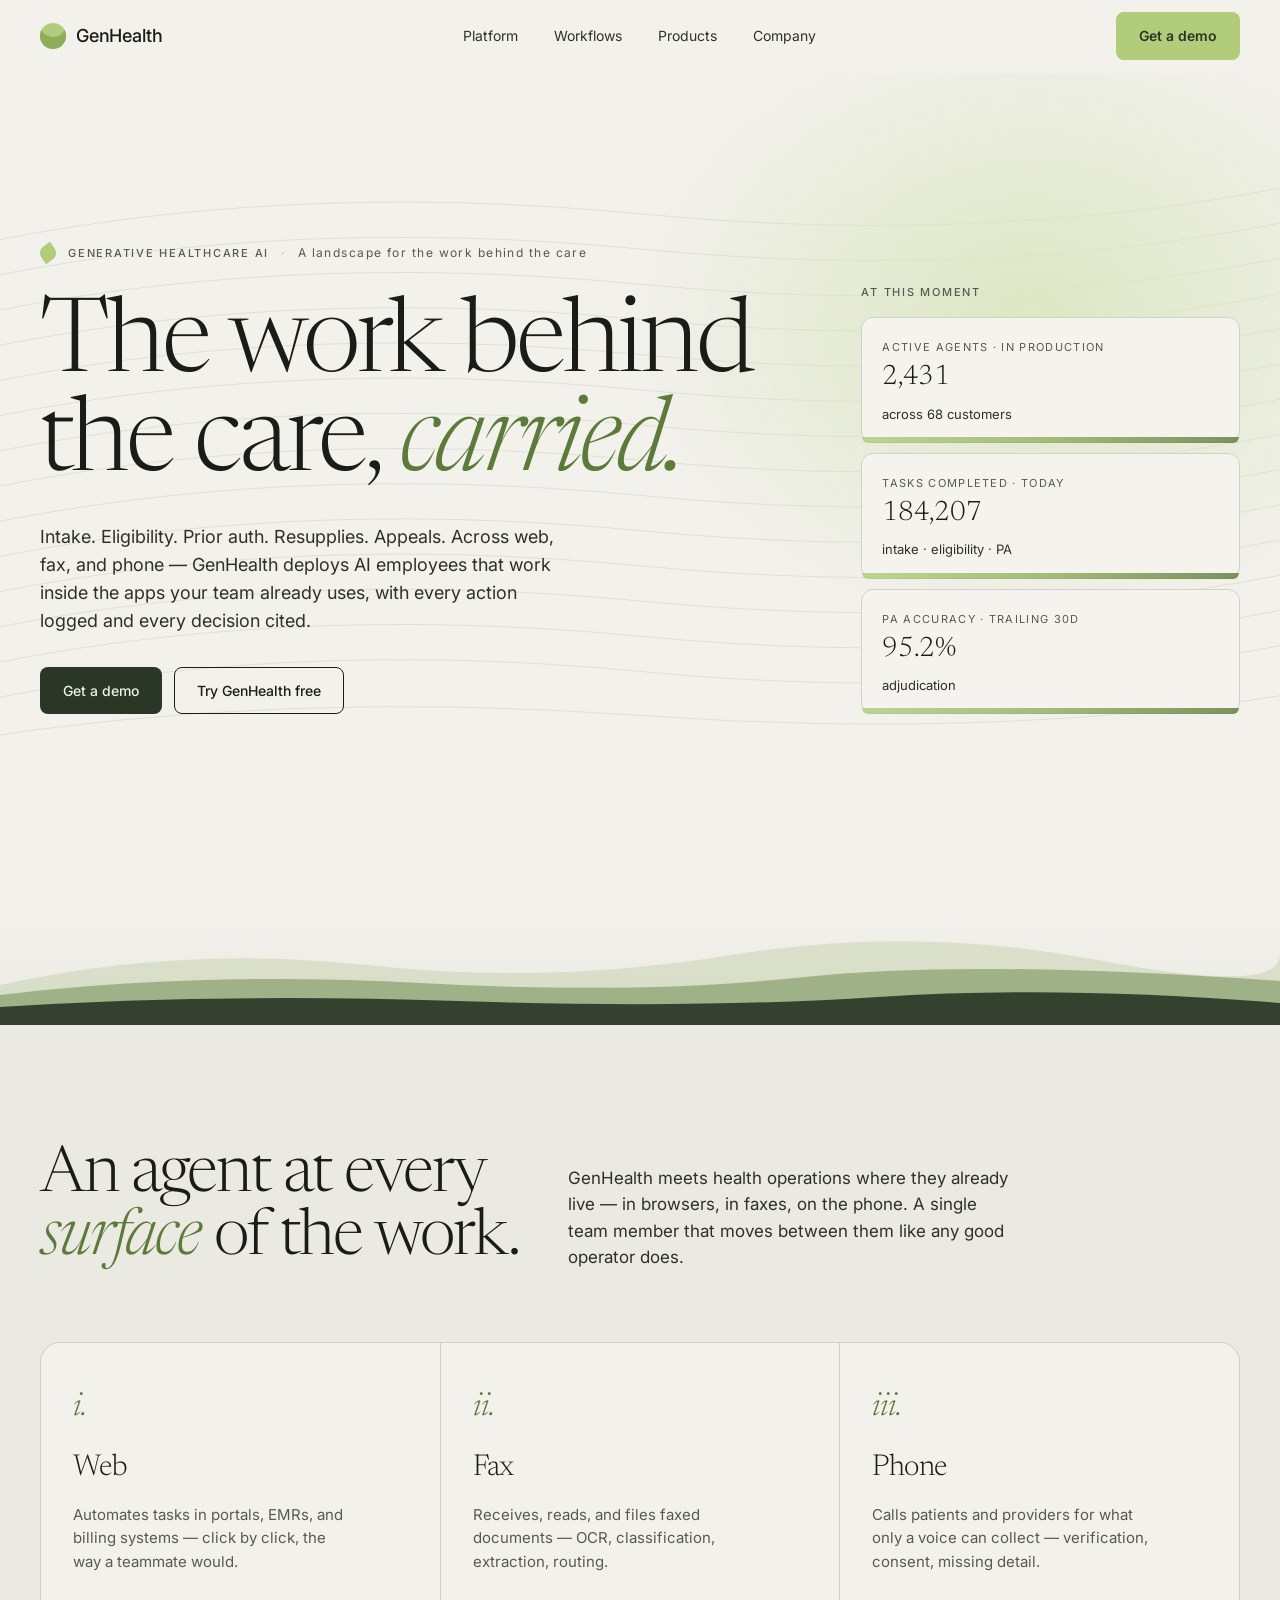
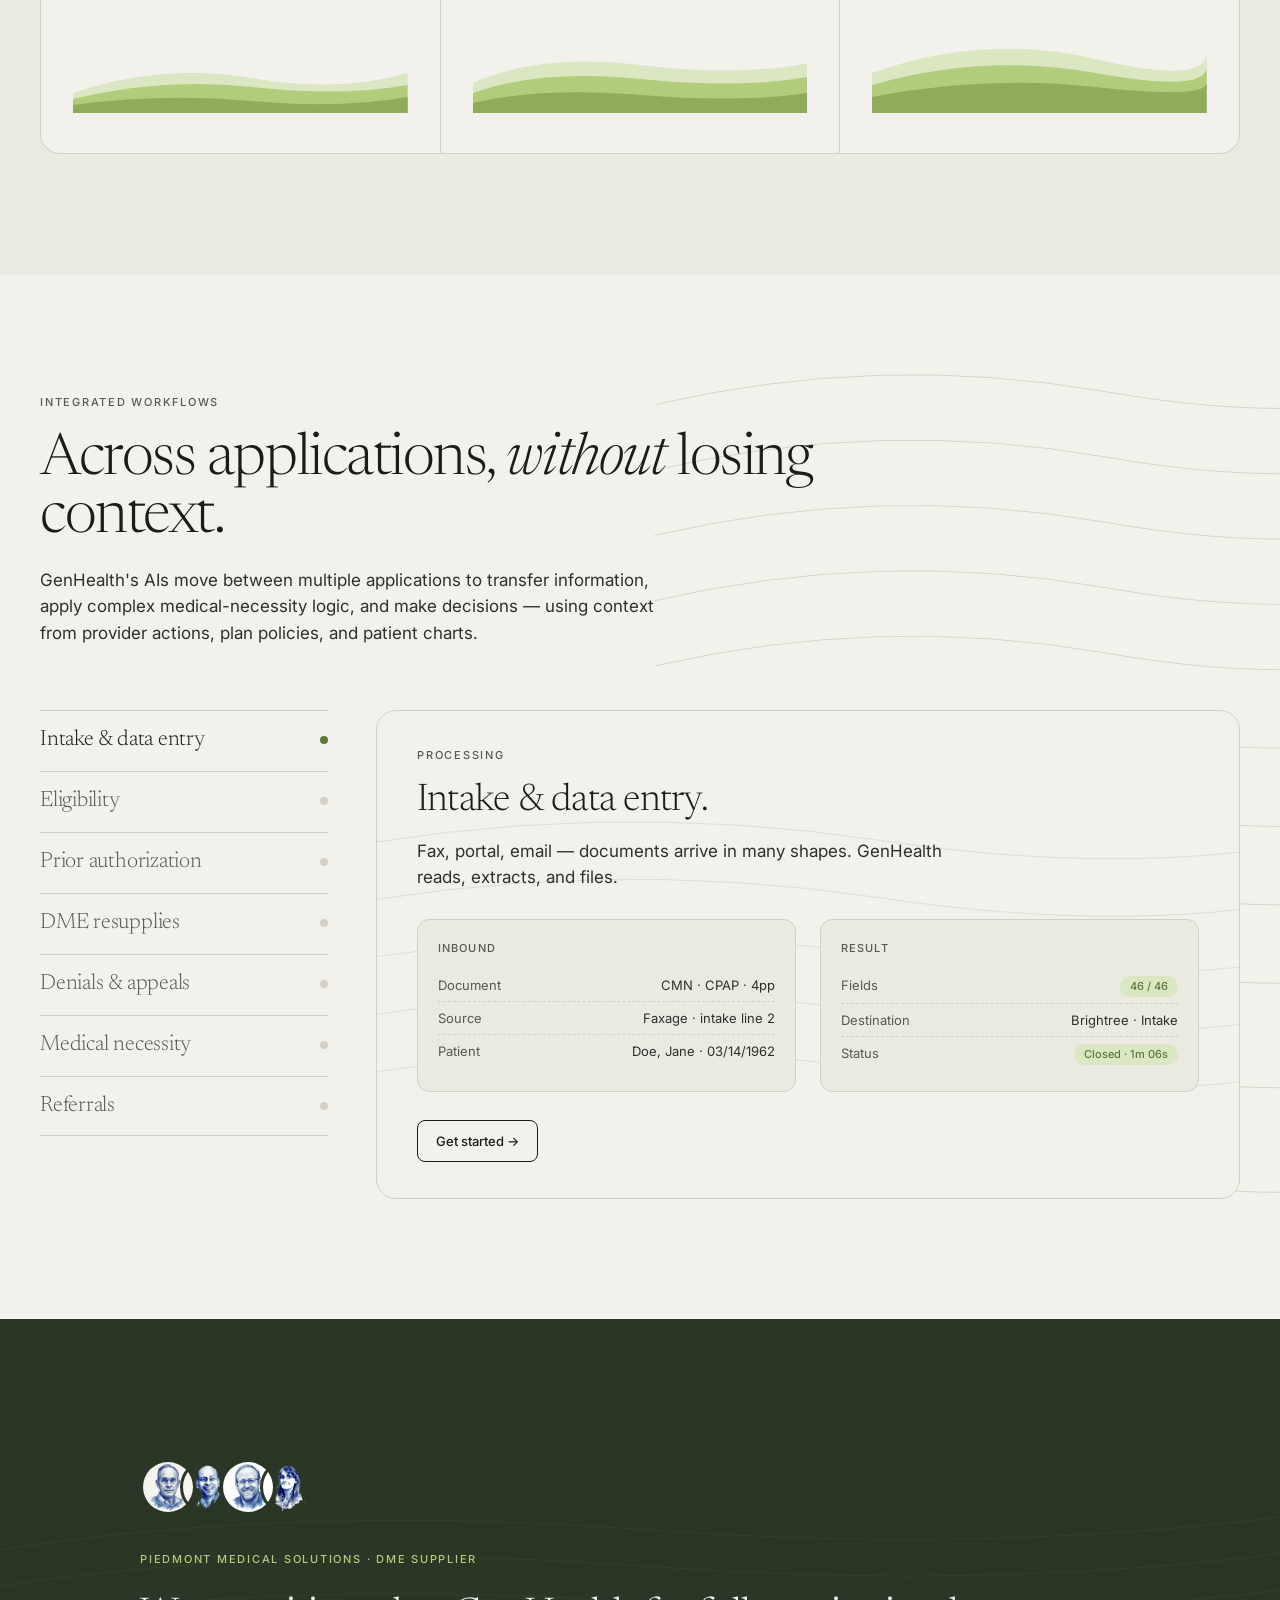
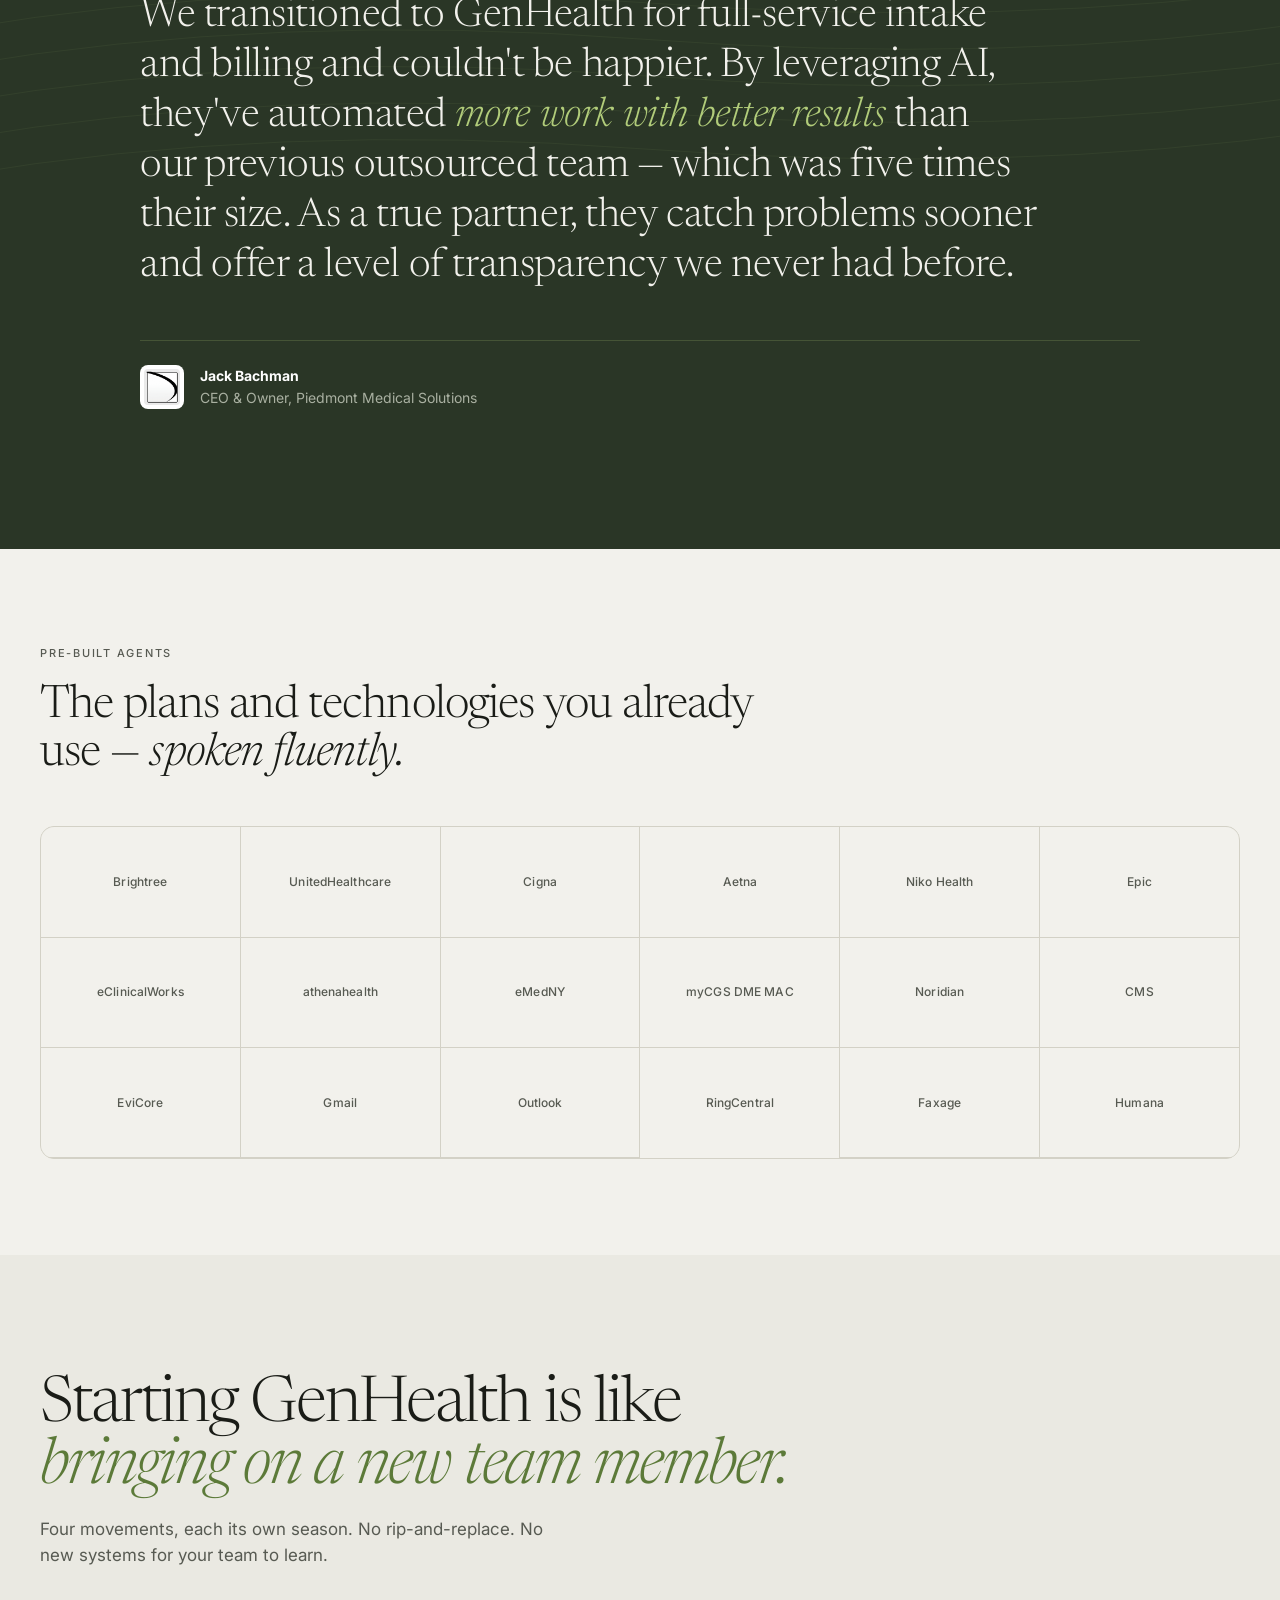
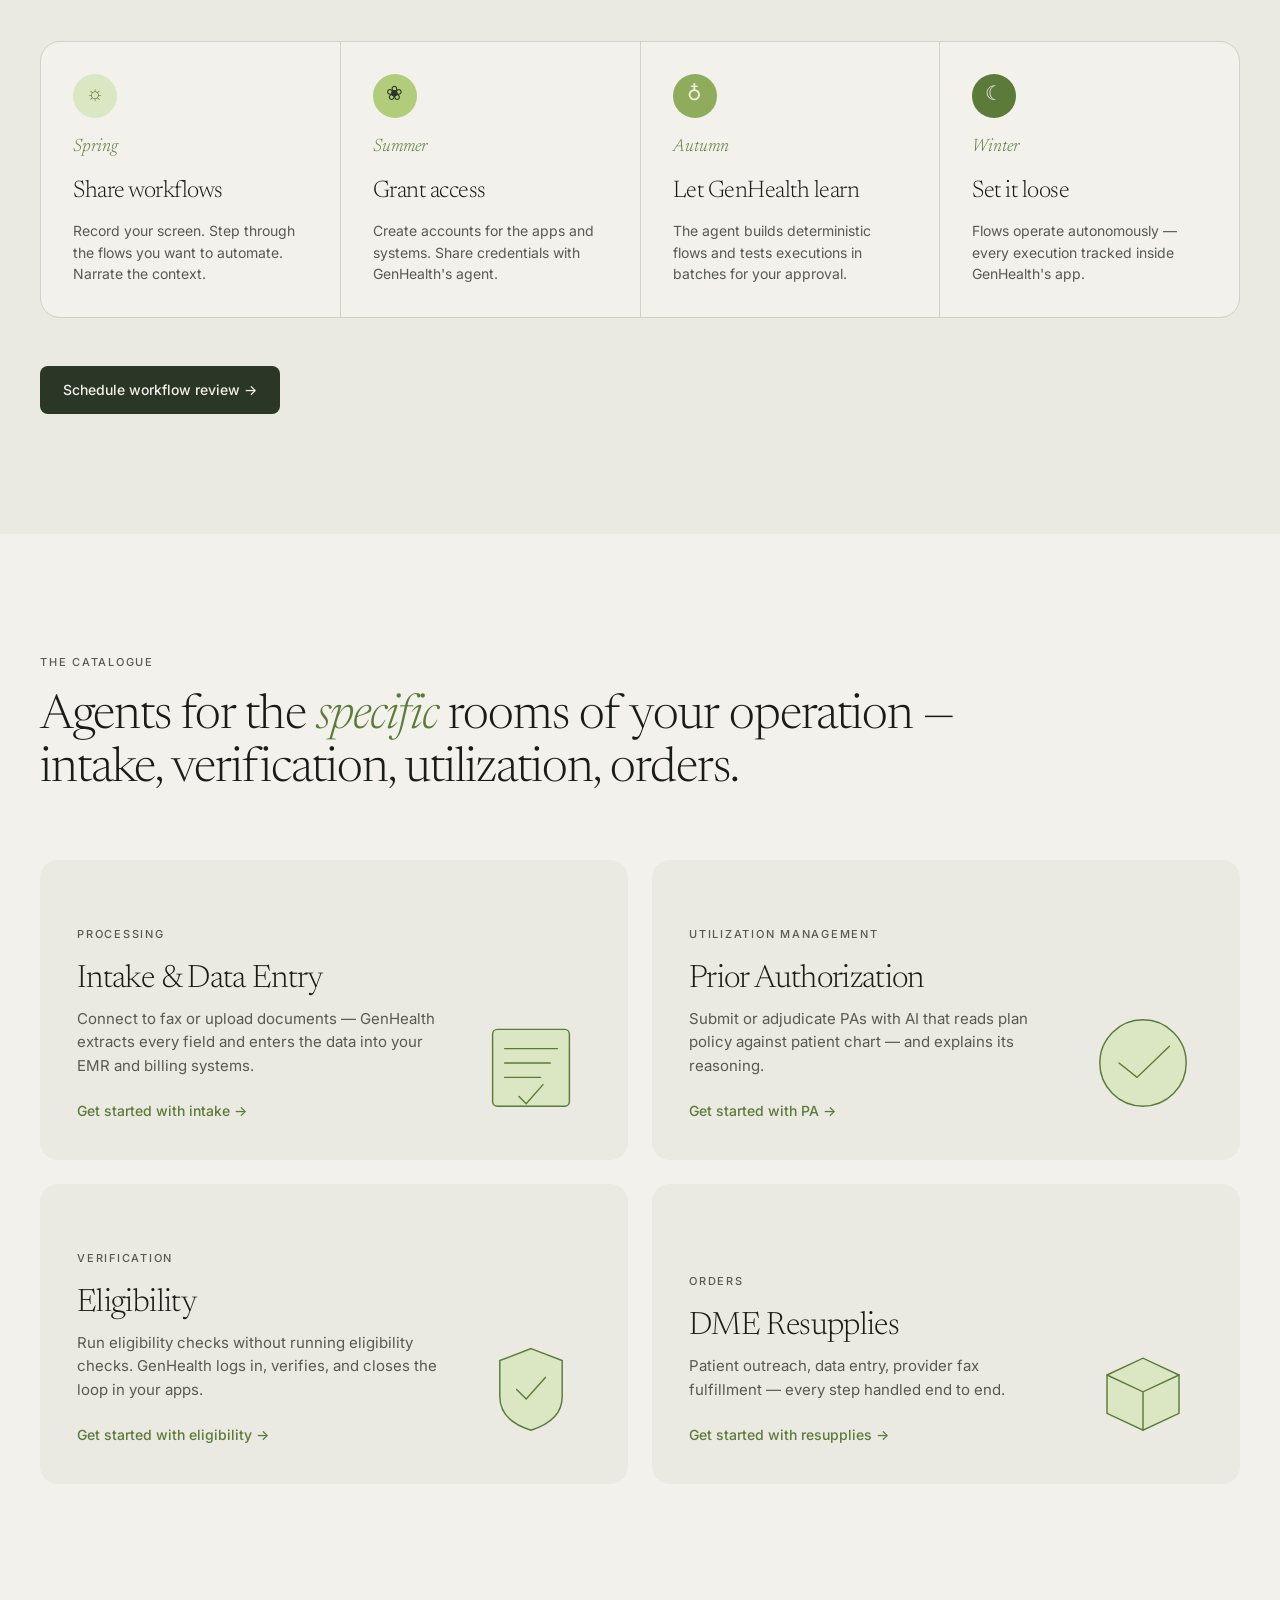
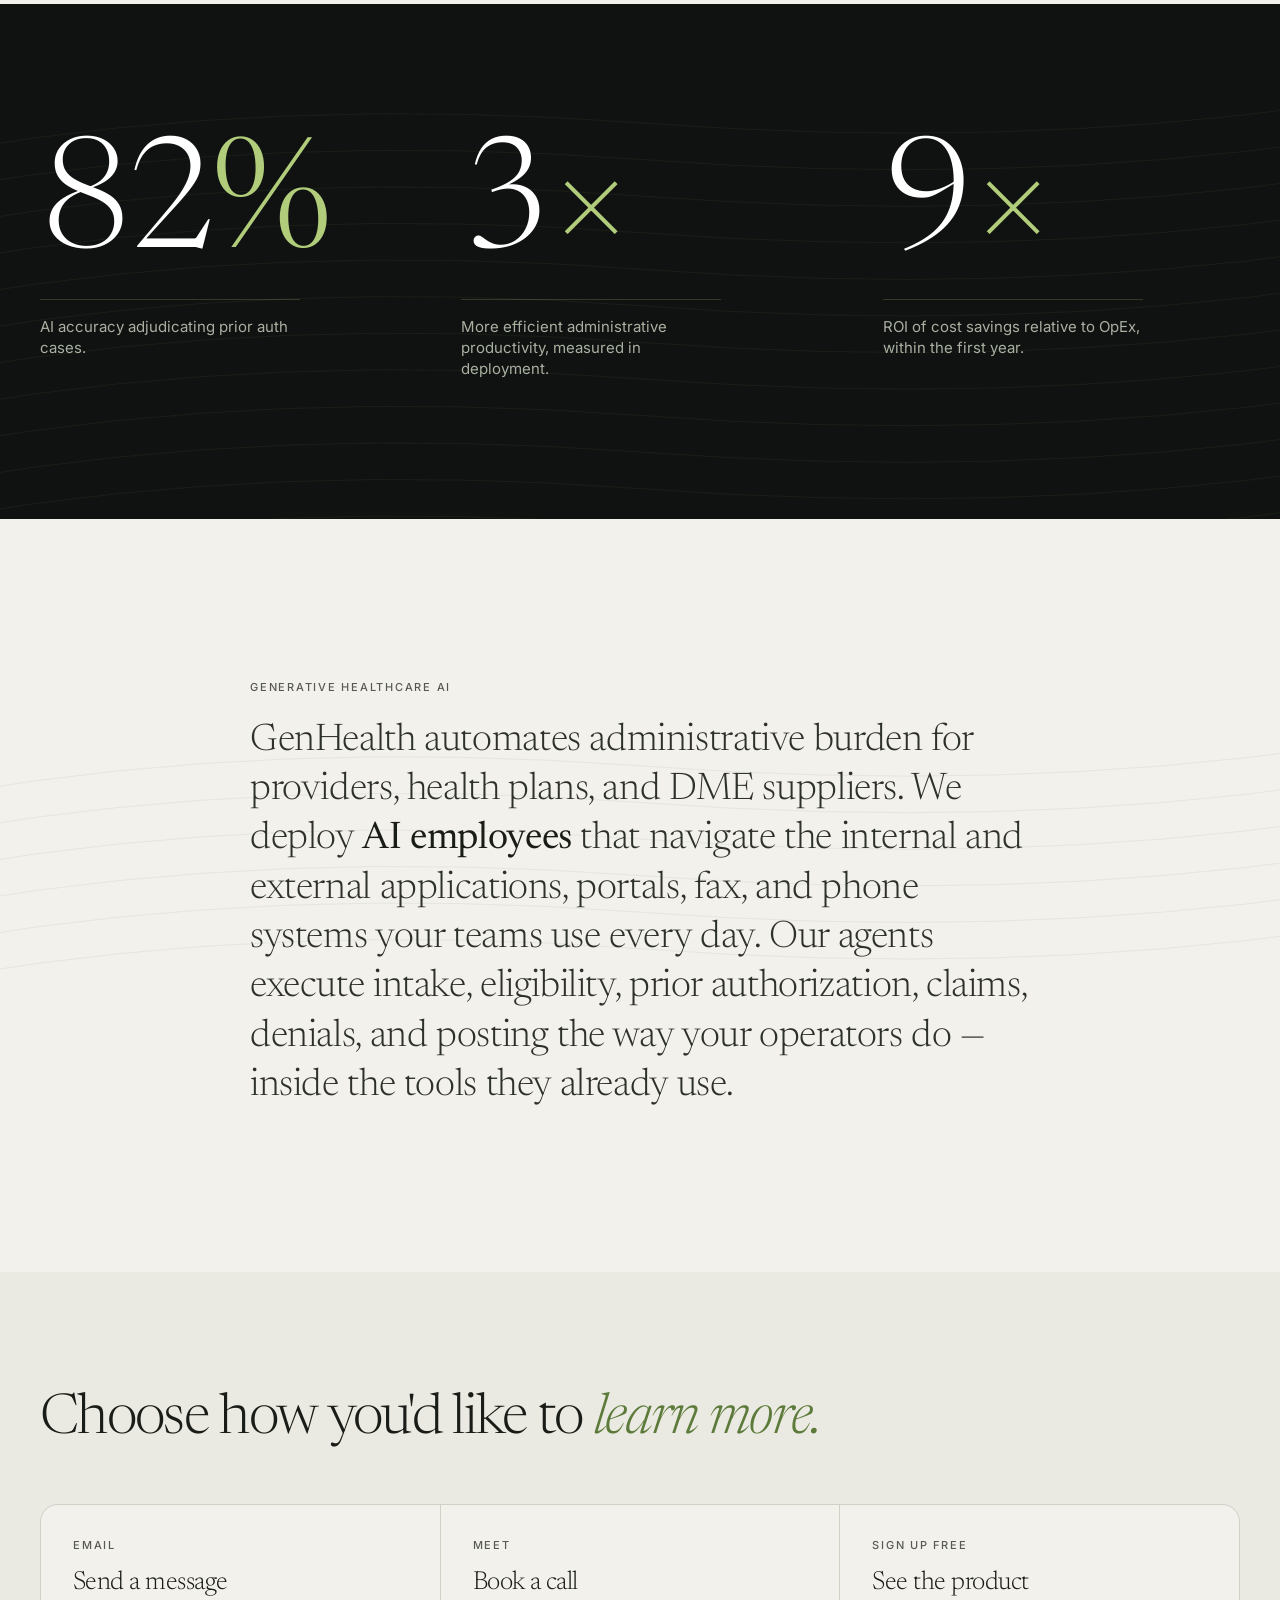
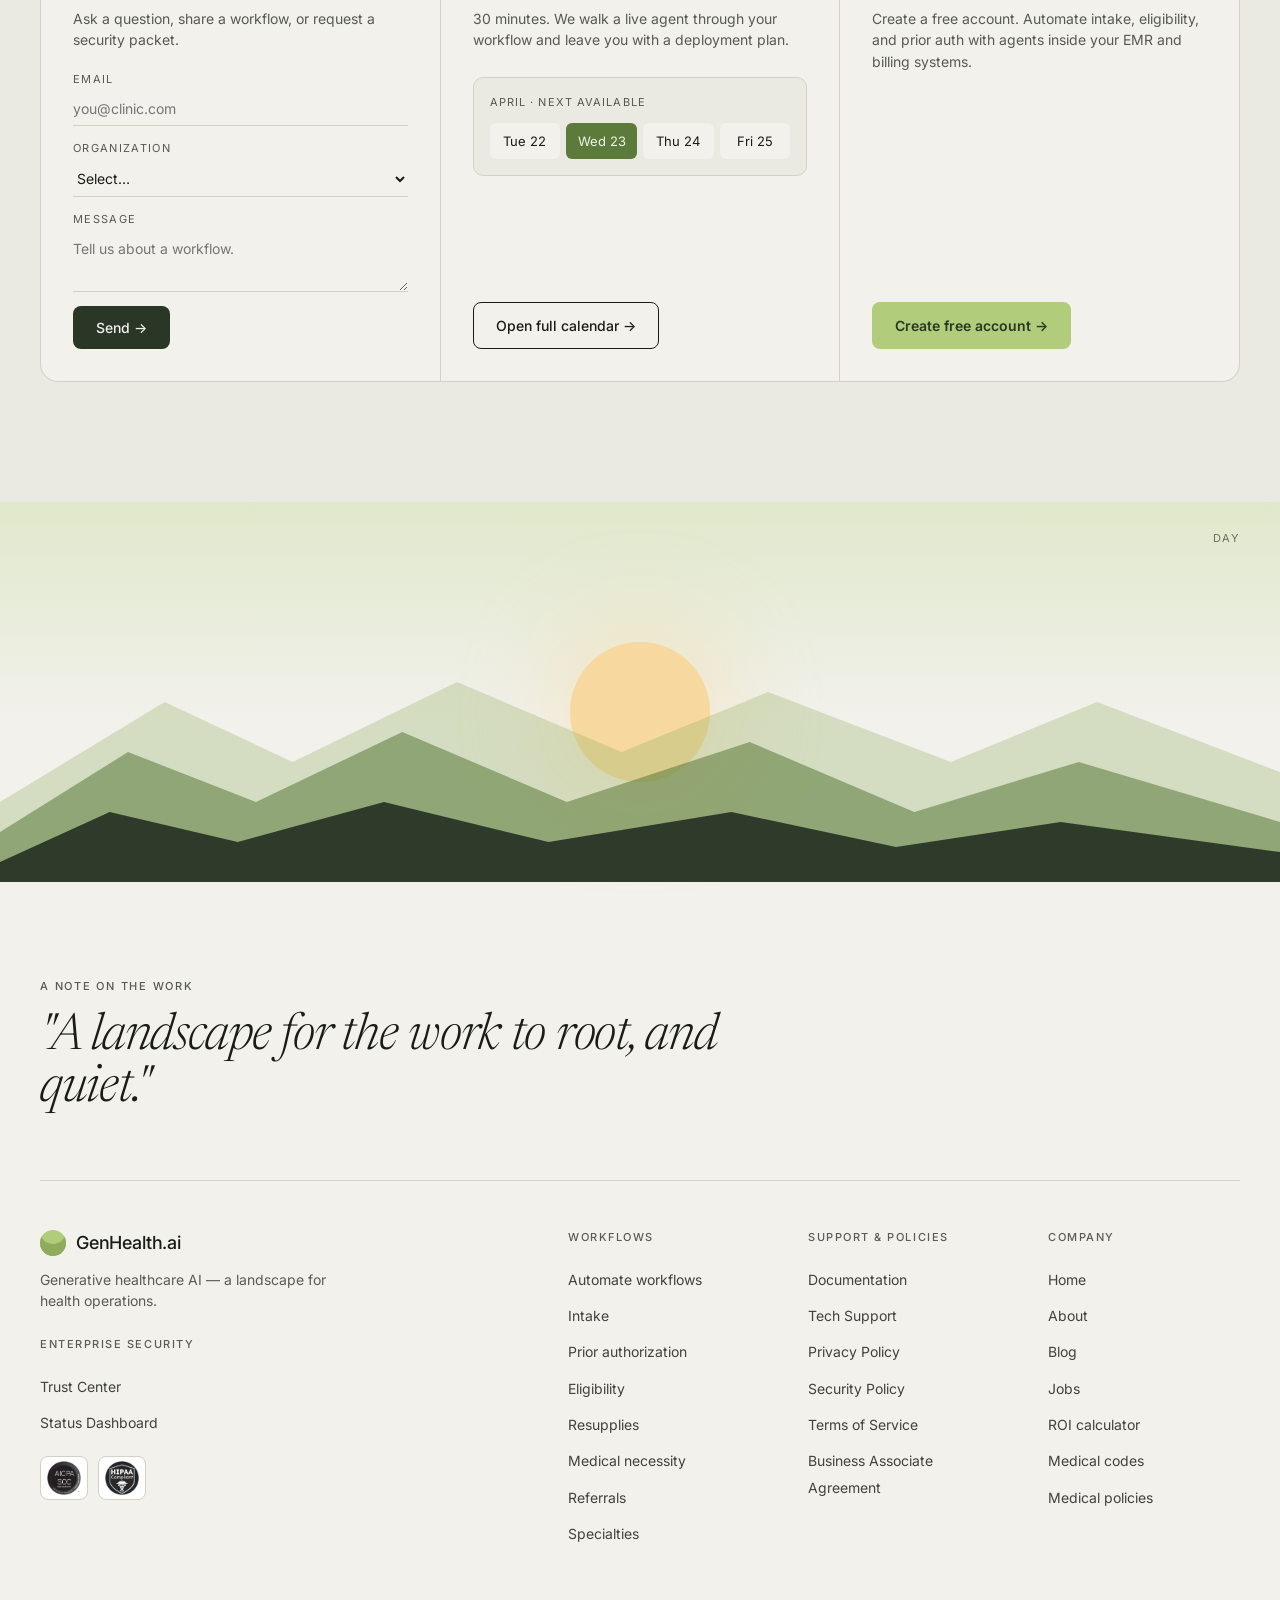
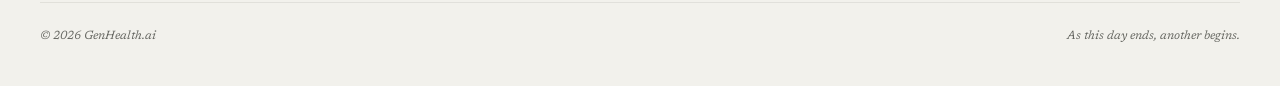
<file: variants/03-landscape.html>
<!doctype html>
<html lang="en">
<head>
<meta charset="utf-8"/>
<meta name="viewport" content="width=device-width,initial-scale=1"/>
<title>GenHealth — A landscape for healthcare work.</title>
<link rel="preconnect" href="https://fonts.googleapis.com">
<link rel="preconnect" href="https://fonts.gstatic.com" crossorigin>
<link href="https://fonts.googleapis.com/css2?family=GT+Alpina&family=Inter:wght@300;400;500;600&display=swap" rel="stylesheet">
<link href="https://fonts.googleapis.com/css2?family=Newsreader:ital,opsz,wght@0,6..72,300;0,6..72,400;1,6..72,300;1,6..72,400&display=swap" rel="stylesheet">
<style>
  :root{
    --paper:#F2F1EC;
    --paper-2:#EAE9E2;
    --paper-3:#E0DED4;
    --ink:#1A1C17;
    --ink-2:#2E312A;
    --graphite:#575A52;
    --mist:#D3D1C6;
    --sage:#B1CC7A;
    --sage-deep:#8FAC5C;
    --sage-dark:#5C7A39;
    --sage-tint:#DBE6C2;
    --dusk:#2A3626;
    --night:#0F1210;
  }
  *{box-sizing:border-box;margin:0;padding:0}
  html,body{background:var(--paper);color:var(--ink);font-family:'Inter',ui-sans-serif,sans-serif;font-weight:400;-webkit-font-smoothing:antialiased}
  body{font-size:17px;line-height:1.55;overflow-x:hidden}
  a{color:inherit;text-decoration:none}
  img{display:block;max-width:100%}
  .serif{font-family:'Newsreader',serif;font-weight:300}
  .serif-i{font-family:'Newsreader',serif;font-style:italic;font-weight:300}
  .eyebrow{font-size:11px;letter-spacing:.16em;text-transform:uppercase;color:var(--graphite);font-weight:500}
  .container{max-width:1280px;margin:0 auto;padding:0 40px}
  @media (max-width:720px){.container{padding:0 24px}}

  /* TOPO BACKGROUND — subtle */
  .topo{position:absolute;inset:0;pointer-events:none;opacity:.22;mix-blend-mode:multiply}
  .topo path{stroke:var(--sage-dark);fill:none;stroke-width:.75}

  /* NAV */
  nav.top{position:sticky;top:0;z-index:50;backdrop-filter:blur(14px);background:color-mix(in oklab, var(--paper) 82%, transparent);border-bottom:1px solid transparent;transition:border-color .3s}
  nav.top.scrolled{border-bottom-color:var(--mist)}
  nav.top .inner{display:flex;align-items:center;justify-content:space-between;height:72px}
  .brand{display:flex;align-items:center;gap:10px;font-size:18px;letter-spacing:-.01em;font-weight:500}
  .brand .mark{width:26px;height:26px;border-radius:50%;background:var(--sage);position:relative;overflow:hidden;box-shadow:inset 0 -12px 0 var(--sage-deep)}
  .nav-links{display:flex;gap:36px;font-size:14px;color:var(--ink-2)}
  .nav-links a:hover{color:var(--sage-dark)}
  .btn{display:inline-flex;align-items:center;gap:8px;padding:12px 22px;border-radius:8px;font-size:14px;font-weight:500;transition:all .2s;border:1px solid transparent;cursor:pointer;font-family:inherit}
  .btn-primary{background:var(--dusk);color:var(--paper)}
  .btn-primary:hover{background:var(--night)}
  .btn-ghost{border-color:var(--ink);color:var(--ink)}
  .btn-ghost:hover{background:var(--ink);color:var(--paper)}
  .btn-leaf{background:var(--sage);color:var(--dusk);font-weight:600}
  .btn-leaf:hover{background:var(--sage-deep)}

  /* HERO */
  section.hero{position:relative;padding:80px 0 60px;overflow:hidden;min-height:88vh;display:flex;align-items:center}
  .hero-topo{position:absolute;inset:0;pointer-events:none}
  .hero-topo svg{width:100%;height:100%;opacity:.5}
  .hero-topo path{stroke:var(--sage-dark);fill:none;stroke-width:.6;opacity:.5}
  .hero-bloom{position:absolute;right:-200px;top:-100px;width:900px;height:700px;background:radial-gradient(ellipse, var(--sage-tint) 0%, transparent 62%);pointer-events:none;filter:blur(10px)}
  .hero-grid{position:relative;display:grid;grid-template-columns:8fr 4fr;gap:64px;align-items:end;width:100%}
  @media (max-width:900px){.hero-grid{grid-template-columns:1fr;gap:40px}}
  .hero-eyebrow{display:flex;align-items:center;gap:12px;margin-bottom:36px;font-size:12px;color:var(--graphite);letter-spacing:.12em}
  .hero-eyebrow .leaf{width:16px;height:16px;background:var(--sage);border-radius:50% 0 50% 0;transform:rotate(-35deg)}
  h1.display{font-family:'Newsreader',serif;font-weight:300;font-size:clamp(52px,8vw,128px);line-height:.96;letter-spacing:-.03em;color:var(--ink)}
  h1.display .i{font-style:italic;color:var(--sage-dark)}
  h1.display .amp{font-style:italic;color:var(--sage-deep);font-weight:400}
  .hero-sub{margin-top:28px;max-width:520px;color:var(--ink-2);font-size:18px;line-height:1.55}
  .hero-cta{display:flex;gap:12px;margin-top:32px;flex-wrap:wrap}
  .hero-side{text-align:right}
  .hero-side .eyebrow{margin-bottom:16px}
  .hero-side .plate{background:color-mix(in oklab, var(--paper) 88%, white);border:1px solid var(--mist);border-radius:12px;padding:18px 20px;font-size:13px;color:var(--ink-2);text-align:left;backdrop-filter:blur(6px);position:relative}
  .hero-side .plate .wave{position:absolute;left:0;right:0;bottom:-1px;height:6px;background:linear-gradient(90deg,var(--sage) 0%, var(--sage-deep) 50%, var(--sage-dark) 100%);border-radius:0 0 12px 12px;opacity:.8}
  .hero-side .plate b{display:block;font-family:'Newsreader',serif;font-weight:300;font-size:28px;letter-spacing:-.01em;margin-bottom:4px;color:var(--ink)}
  .hero-side .plate small{font-size:11px;letter-spacing:.12em;text-transform:uppercase;color:var(--graphite)}
  .hero-side .plate + .plate{margin-top:10px}

  /* HORIZON — a thin terrain strip under the hero */
  .horizon{position:relative;height:120px;background:linear-gradient(180deg,transparent,var(--paper-2));margin-top:40px;overflow:hidden}
  .horizon svg{position:absolute;left:0;right:0;bottom:0;width:100%;height:100%}
  .horizon .fg{fill:var(--dusk);opacity:.9}
  .horizon .mg{fill:var(--sage-dark);opacity:.45}
  .horizon .bg{fill:var(--sage-deep);opacity:.22}

  /* CHANNELS — three terraces */
  section.terraces{padding:120px 0;background:var(--paper-2);position:relative;overflow:hidden}
  .terrace-head{display:grid;grid-template-columns:5fr 7fr;gap:48px;margin-bottom:72px;align-items:end}
  @media (max-width:820px){.terrace-head{grid-template-columns:1fr;gap:24px}}
  .terrace-head h2{font-family:'Newsreader',serif;font-weight:300;font-size:clamp(36px,5vw,64px);line-height:.98;letter-spacing:-.03em}
  .terrace-head h2 .i{font-style:italic;color:var(--sage-dark)}
  .terrace-head p{color:var(--ink-2);font-size:17px;max-width:440px}
  .terraces-grid{display:grid;grid-template-columns:repeat(3,1fr);gap:1px;background:var(--mist);border:1px solid var(--mist);border-radius:20px;overflow:hidden}
  @media (max-width:820px){.terraces-grid{grid-template-columns:1fr}}
  .terrace{background:var(--paper);padding:40px 32px;min-height:360px;display:flex;flex-direction:column;gap:20px;position:relative;overflow:hidden}
  .terrace .num{font-family:'Newsreader',serif;font-style:italic;font-weight:300;font-size:32px;color:var(--sage-dark)}
  .terrace h3{font-family:'Newsreader',serif;font-weight:300;font-size:30px;letter-spacing:-.02em;line-height:1}
  .terrace p{color:var(--graphite);font-size:15px;max-width:280px}
  .terrace .layer{margin-top:auto;height:120px;position:relative}
  .terrace .layer svg{width:100%;height:100%}
  .terrace .layer .l1{fill:var(--sage-tint)}
  .terrace .layer .l2{fill:var(--sage)}
  .terrace .layer .l3{fill:var(--sage-deep)}
  .terrace .layer .l4{fill:var(--sage-dark)}
  .terrace.b .layer svg *{transform-origin:bottom;animation:sway 14s ease-in-out infinite}
  @keyframes sway{0%,100%{transform:skewX(0)}50%{transform:skewX(-0.6deg)}}

  /* WORKFLOW — contour map interface */
  section.contour{padding:120px 0;position:relative;overflow:hidden}
  .contour-topo{position:absolute;top:0;right:-200px;width:900px;height:100%;opacity:.25;pointer-events:none}
  .contour-topo svg{width:100%;height:100%}
  .contour-topo path{stroke:var(--sage-dark);fill:none;stroke-width:.6}
  .contour-head{margin-bottom:64px;max-width:820px;position:relative}
  .contour-head h2{font-family:'Newsreader',serif;font-weight:300;font-size:clamp(34px,4.6vw,58px);line-height:1;letter-spacing:-.025em}
  .contour-head h2 .i{font-style:italic}
  .contour-head p{color:var(--ink-2);margin-top:20px;max-width:640px}
  .contour-wrap{display:grid;grid-template-columns:3fr 9fr;gap:48px;position:relative}
  @media (max-width:820px){.contour-wrap{grid-template-columns:1fr}}
  .contour-list{display:flex;flex-direction:column;gap:2px}
  .contour-list button{text-align:left;background:transparent;border:0;padding:18px 0;border-top:1px solid var(--mist);font-family:'Newsreader',serif;font-weight:300;font-size:22px;color:var(--graphite);cursor:pointer;transition:color .2s;display:flex;justify-content:space-between;align-items:center;letter-spacing:-.01em}
  .contour-list button:last-child{border-bottom:1px solid var(--mist)}
  .contour-list button[aria-selected="true"]{color:var(--ink)}
  .contour-list button .dot{width:8px;height:8px;border-radius:50%;background:var(--mist);transition:background .2s}
  .contour-list button[aria-selected="true"] .dot{background:var(--sage-dark)}
  .contour-stage{background:var(--paper);border:1px solid var(--mist);border-radius:20px;overflow:hidden;min-height:480px;position:relative}
  .contour-stage .stage-topo{position:absolute;inset:0;opacity:.2;pointer-events:none}
  .contour-stage .stage-topo path{stroke:var(--sage-dark);fill:none;stroke-width:.5}
  .contour-stage .stage-body{position:relative;padding:36px 40px;z-index:1}
  .contour-stage .eyebrow{margin-bottom:18px}
  .contour-stage h3{font-family:'Newsreader',serif;font-weight:300;font-size:38px;letter-spacing:-.02em;line-height:1;margin-bottom:18px}
  .contour-stage p.lede{color:var(--ink-2);max-width:560px;margin-bottom:28px}
  .contour-stage .mock{display:grid;grid-template-columns:1fr 1fr;gap:24px;margin-top:16px}
  @media (max-width:720px){.contour-stage .mock{grid-template-columns:1fr}}
  .contour-stage .mock .card{background:var(--paper-2);border:1px solid var(--mist);border-radius:12px;padding:20px;font-size:13px;color:var(--ink-2)}
  .contour-stage .mock .card h4{font-size:11px;letter-spacing:.1em;color:var(--graphite);text-transform:uppercase;margin-bottom:12px;font-weight:500;font-family:'Inter',sans-serif}
  .contour-stage .mock .card .r{display:flex;justify-content:space-between;padding:6px 0;border-bottom:1px dashed var(--mist)}
  .contour-stage .mock .card .r:last-child{border-bottom:0}
  .contour-stage .mock .card .k{color:var(--graphite)}
  .chip{display:inline-block;padding:2px 10px;border-radius:999px;background:var(--sage-tint);color:var(--sage-dark);font-size:11px;font-weight:500}
  .chip.warn{background:#F1E5C2;color:#6B541C}

  /* TESTIMONIAL */
  section.quote{padding:140px 0;background:var(--dusk);color:var(--paper);position:relative;overflow:hidden}
  .quote-topo{position:absolute;inset:0;pointer-events:none;opacity:.12}
  .quote-topo path{stroke:var(--sage);fill:none;stroke-width:.6}
  .quote-inner{position:relative;max-width:1080px;margin:0 auto}
  .team-avatars{display:flex;margin-bottom:36px}
  .team-avatars img{width:56px;height:56px;border-radius:50%;object-fit:cover;border:3px solid var(--dusk);margin-left:-16px}
  .team-avatars img:first-child{margin-left:0}
  .quote blockquote{font-family:'Newsreader',serif;font-weight:300;font-size:clamp(28px,3.2vw,44px);line-height:1.22;letter-spacing:-.01em;color:var(--paper);max-width:1000px;text-wrap:balance}
  .quote blockquote em{font-style:italic;color:var(--sage)}
  .quote .by{display:flex;align-items:center;gap:16px;margin-top:48px;padding-top:24px;border-top:1px solid color-mix(in oklab, var(--sage) 20%, transparent)}
  .quote .by img{width:44px;height:44px;border-radius:8px;object-fit:contain;background:#fff;padding:4px}
  .quote .by .who{color:#A9B0A1;font-size:14px}
  .quote .by .who b{display:block;color:#fff}

  /* INTEGRATIONS */
  section.integrations{padding:96px 0}
  .int-head{max-width:720px;margin-bottom:48px}
  .int-head h2{font-family:'Newsreader',serif;font-weight:300;font-size:clamp(30px,3.6vw,46px);letter-spacing:-.02em;line-height:1.05}
  .int-head h2 .i{font-style:italic}
  .int-grid{display:grid;grid-template-columns:repeat(6,1fr);gap:1px;background:var(--mist);border:1px solid var(--mist);border-radius:14px;overflow:hidden}
  @media (max-width:820px){.int-grid{grid-template-columns:repeat(3,1fr)}}
  .int-cell{background:var(--paper);aspect-ratio:1/.55;display:grid;place-items:center;padding:16px;font-size:12px;color:var(--graphite);letter-spacing:.01em;font-weight:500;transition:all .2s;text-align:center}
  .int-cell:hover{background:var(--sage-tint);color:var(--sage-dark)}

  /* ONBOARDING — seasonal path */
  section.onboard{padding:120px 0;background:var(--paper-2);position:relative;overflow:hidden}
  .onboard-head{max-width:820px;margin-bottom:72px}
  .onboard-head h2{font-family:'Newsreader',serif;font-weight:300;font-size:clamp(36px,5vw,64px);line-height:.98;letter-spacing:-.03em;text-wrap:balance}
  .onboard-head h2 .i{font-style:italic;color:var(--sage-dark)}
  .onboard-head p{color:var(--graphite);margin-top:16px;max-width:520px}
  .seasons{display:grid;grid-template-columns:repeat(4,1fr);gap:1px;background:var(--mist);border:1px solid var(--mist);border-radius:20px;overflow:hidden}
  @media (max-width:820px){.seasons{grid-template-columns:1fr 1fr}}
  @media (max-width:520px){.seasons{grid-template-columns:1fr}}
  .season{background:var(--paper);padding:32px;display:flex;flex-direction:column;gap:16px;position:relative}
  .season .label{font-family:'Newsreader',serif;font-style:italic;font-weight:300;color:var(--sage-dark);font-size:18px}
  .season h4{font-family:'Newsreader',serif;font-weight:300;font-size:24px;letter-spacing:-.02em;line-height:1.1}
  .season p{color:var(--graphite);font-size:14px;max-width:260px}
  .season .spot{width:44px;height:44px;border-radius:50%;background:var(--sage-tint);display:grid;place-items:center;font-family:'Newsreader',serif;font-size:20px;color:var(--sage-dark);margin-bottom:auto}
  .season:nth-child(1) .spot{background:var(--sage-tint)}
  .season:nth-child(2) .spot{background:var(--sage);color:var(--dusk)}
  .season:nth-child(3) .spot{background:var(--sage-deep);color:var(--paper)}
  .season:nth-child(4) .spot{background:var(--sage-dark);color:var(--paper)}

  /* PRODUCTS */
  section.products{padding:120px 0}
  .prod-intro{max-width:920px;margin-bottom:64px}
  .prod-intro .eyebrow{margin-bottom:20px}
  .prod-intro h2{font-family:'Newsreader',serif;font-weight:300;font-size:clamp(30px,3.8vw,48px);line-height:1.1;letter-spacing:-.02em}
  .prod-intro h2 em{font-style:italic;color:var(--sage-dark);font-weight:300}
  .prod-grid{display:grid;grid-template-columns:repeat(2,1fr);gap:24px}
  @media (max-width:820px){.prod-grid{grid-template-columns:1fr}}
  .prod{background:var(--paper-2);border-radius:18px;padding:36px;display:grid;grid-template-columns:1fr auto;gap:28px;align-items:end;min-height:300px;transition:all .3s;overflow:hidden;position:relative;border:1px solid transparent}
  .prod:hover{background:var(--paper-3);border-color:var(--mist)}
  .prod .eyebrow{margin-bottom:20px}
  .prod h3{font-family:'Newsreader',serif;font-weight:300;font-size:32px;letter-spacing:-.02em;line-height:1;margin-bottom:12px}
  .prod p{color:var(--graphite);max-width:360px;font-size:15px;margin-bottom:20px}
  .prod a.arrow{display:inline-flex;align-items:center;gap:8px;color:var(--sage-dark);font-size:14px;font-weight:500}
  .prod svg.icon{width:120px;height:120px}
  .prod svg.icon *{stroke:var(--sage-dark);fill:none;stroke-width:1.2;stroke-linecap:round}
  .prod svg.icon .fill{fill:var(--sage-tint);stroke:none}

  /* STATS — carved in rock */
  section.stats{padding:140px 0;background:var(--night);color:var(--paper);position:relative;overflow:hidden}
  .stats-topo{position:absolute;inset:0;pointer-events:none;opacity:.14}
  .stats-topo path{stroke:var(--sage);fill:none;stroke-width:.5}
  .stats-grid{position:relative;display:grid;grid-template-columns:repeat(3,1fr);gap:64px}
  @media (max-width:820px){.stats-grid{grid-template-columns:1fr;gap:64px}}
  .stat .num{font-family:'Newsreader',serif;font-weight:300;font-size:clamp(84px,12vw,160px);line-height:.88;letter-spacing:-.04em;color:#fff}
  .stat .num .suf{color:var(--sage)}
  .stat .lbl{margin-top:20px;color:#A9B0A1;font-size:15px;max-width:260px;padding-top:16px;border-top:1px solid color-mix(in oklab, var(--sage) 22%, transparent);line-height:1.4}

  /* MISSION */
  section.mission{padding:160px 0;position:relative;overflow:hidden}
  .mission-topo{position:absolute;inset:0;pointer-events:none;opacity:.16}
  .mission-topo path{stroke:var(--sage-dark);fill:none;stroke-width:.6}
  .mission-body{position:relative;max-width:860px;margin:0 auto}
  .mission-body .eyebrow{margin-bottom:20px}
  .mission-body h2{font-family:'Newsreader',serif;font-weight:300;font-size:clamp(28px,3.2vw,38px);line-height:1.3;letter-spacing:-.01em;color:var(--ink-2);text-wrap:pretty}
  .mission-body h2 em{font-style:italic;color:var(--ink);font-weight:300}
  .mission-body h2 b{font-weight:400;color:var(--ink)}

  /* CONTACT */
  section.contact{padding:120px 0;background:var(--paper-2);position:relative;overflow:hidden}
  .contact-head{max-width:900px;margin-bottom:56px}
  .contact h2{font-family:'Newsreader',serif;font-weight:300;font-size:clamp(34px,4.4vw,56px);line-height:1;letter-spacing:-.03em}
  .contact h2 em{font-style:italic;color:var(--sage-dark)}
  .c-grid{display:grid;grid-template-columns:repeat(3,1fr);gap:1px;background:var(--mist);border:1px solid var(--mist);border-radius:18px;overflow:hidden}
  @media (max-width:820px){.c-grid{grid-template-columns:1fr}}
  .c-col{background:var(--paper);padding:32px;display:flex;flex-direction:column;gap:12px}
  .c-col .eyebrow{margin-bottom:4px}
  .c-col h3{font-family:'Newsreader',serif;font-weight:300;font-size:26px;letter-spacing:-.02em;line-height:1}
  .c-col p{color:var(--graphite);font-size:14px}
  .c-form{display:flex;flex-direction:column;gap:14px;margin-top:8px}
  .c-form .field{display:flex;flex-direction:column;gap:4px}
  .c-form label{font-size:11px;color:var(--graphite);text-transform:uppercase;letter-spacing:.12em}
  .c-form input,.c-form select,.c-form textarea{background:transparent;border:0;border-bottom:1px solid var(--mist);padding:8px 0;font-family:inherit;font-size:14px;outline:none;color:var(--ink)}
  .c-form input:focus,.c-form textarea:focus,.c-form select:focus{border-color:var(--sage-dark)}
  .c-form textarea{resize:vertical;min-height:60px}
  .c-col .btn{align-self:flex-start;margin-top:auto}

  /* FOOTER — day-to-night gradient that shifts on scroll */
  footer{background:var(--paper);color:var(--ink);padding:96px 0 40px;position:relative;overflow:hidden;transition:background 1.4s cubic-bezier(.2,.8,.2,1), color 1.4s cubic-bezier(.2,.8,.2,1)}
  footer.dusk{background:var(--dusk);color:var(--paper)}
  footer.night{background:var(--night);color:var(--paper)}
  footer .foot-sky{position:absolute;left:0;right:0;top:0;height:220px;pointer-events:none;transition:background 1.4s cubic-bezier(.2,.8,.2,1)}
  footer .foot-sky{background:linear-gradient(180deg, var(--sage-tint) 0%, transparent 100%);opacity:.8}
  footer.dusk .foot-sky{background:linear-gradient(180deg, #D89866 0%, var(--dusk) 100%);opacity:.6}
  footer.night .foot-sky{background:linear-gradient(180deg, #1A2A3E 0%, var(--night) 100%);opacity:.55}
  footer .foot-mountains{position:absolute;left:0;right:0;top:120px;height:260px;pointer-events:none}
  footer .foot-mountains svg{width:100%;height:100%}
  footer .foot-mountains .mbg{fill:var(--sage-deep);opacity:.3;transition:all 1.4s}
  footer .foot-mountains .mmg{fill:var(--sage-dark);opacity:.55;transition:all 1.4s}
  footer .foot-mountains .mfg{fill:var(--dusk);opacity:.95;transition:all 1.4s}
  footer.dusk .foot-mountains .mbg{fill:#6B2A28;opacity:.35}
  footer.dusk .foot-mountains .mmg{fill:#3E1E1B;opacity:.65}
  footer.dusk .foot-mountains .mfg{fill:var(--night);opacity:1}
  footer.night .foot-mountains .mbg{fill:#1A2A3E;opacity:.5}
  footer.night .foot-mountains .mmg{fill:#0E1524;opacity:.75}
  footer.night .foot-mountains .mfg{fill:#000;opacity:1}
  footer .foot-sun{position:absolute;left:50%;top:140px;width:140px;height:140px;border-radius:50%;background:#F7D9A0;transform:translate(-50%, 0);box-shadow:0 0 80px 30px rgba(247,217,160,.35);transition:top 1.4s cubic-bezier(.2,.8,.2,1), background 1.4s, box-shadow 1.4s}
  footer.dusk .foot-sun{top:210px;background:#E8803E;box-shadow:0 0 90px 35px rgba(232,128,62,.35)}
  footer.night .foot-sun{top:60px;background:#E8EEF6;width:100px;height:100px;box-shadow:0 0 60px 20px rgba(232,238,246,.18)}
  .foot-inner{position:relative;z-index:2;padding-top:380px}
  .foot-poem{margin-bottom:64px;max-width:720px}
  .foot-poem .eyebrow{margin-bottom:16px}
  .foot-poem p{font-family:'Newsreader',serif;font-weight:300;font-size:clamp(30px,4vw,52px);line-height:1.02;letter-spacing:-.025em;font-style:italic;color:inherit}
  .foot-grid{display:grid;grid-template-columns:2.5fr 1fr 1fr 1fr;gap:48px;align-items:start;padding-top:48px;border-top:1px solid color-mix(in oklab, currentColor 14%, transparent)}
  @media (max-width:820px){.foot-grid{grid-template-columns:1fr 1fr}}
  footer h5{font-size:11px;text-transform:uppercase;letter-spacing:.14em;margin-bottom:20px;font-weight:500;opacity:.7}
  footer ul{list-style:none;display:flex;flex-direction:column;gap:10px}
  footer ul a{color:inherit;font-size:14px;opacity:.82}
  footer ul a:hover{opacity:1;color:var(--sage)}
  .foot-brand p.tag{opacity:.7;font-size:14px;max-width:320px;margin:12px 0 24px}
  .foot-brand .seals{display:flex;gap:10px;margin-top:20px}
  .foot-brand .seals img{height:44px;width:auto;background:#fff;border:1px solid var(--mist);border-radius:8px;padding:4px 6px}
  .foot-bottom{margin-top:56px;padding-top:24px;border-top:1px solid color-mix(in oklab, currentColor 12%, transparent);display:flex;justify-content:space-between;font-size:12px;opacity:.65;font-family:'Newsreader',serif;font-style:italic}

  /* Day/night indicator */
  .cycle-label{position:absolute;top:28px;right:40px;font-size:11px;letter-spacing:.16em;text-transform:uppercase;opacity:.6;z-index:3}
</style>
</head>
<body>

<nav class="top" id="topnav">
  <div class="container inner">
    <a class="brand" href="#"><span class="mark"></span><span>GenHealth</span></a>
    <div class="nav-links">
      <a href="#terraces">Platform</a>
      <a href="#workflows">Workflows</a>
      <a href="#products">Products</a>
      <a href="#company">Company</a>
    </div>
    <a class="btn btn-leaf" href="#contact">Get a demo</a>
  </div>
</nav>

<!-- HERO -->
<section class="hero">
  <div class="hero-topo">
    <svg viewBox="0 0 1400 900" preserveAspectRatio="none">
      <g>
        <path d="M-50 760 Q 300 700, 700 730 T 1450 700"/>
        <path d="M-50 720 Q 300 640, 700 680 T 1450 640"/>
        <path d="M-50 680 Q 300 600, 700 640 T 1450 600"/>
        <path d="M-50 640 Q 300 560, 700 600 T 1450 560"/>
        <path d="M-50 600 Q 300 520, 700 560 T 1450 520"/>
        <path d="M-50 560 Q 300 480, 700 520 T 1450 480"/>
        <path d="M-50 520 Q 300 440, 700 480 T 1450 440"/>
        <path d="M-50 480 Q 300 400, 700 440 T 1450 400"/>
        <path d="M-50 440 Q 300 360, 700 400 T 1450 360"/>
        <path d="M-50 400 Q 300 320, 700 360 T 1450 320"/>
        <path d="M-50 360 Q 300 280, 700 320 T 1450 280"/>
        <path d="M-50 320 Q 300 240, 700 280 T 1450 240"/>
        <path d="M-50 280 Q 300 200, 700 240 T 1450 200"/>
        <path d="M-50 240 Q 300 160, 700 200 T 1450 160"/>
        <path d="M-50 200 Q 300 120, 700 160 T 1450 120"/>
      </g>
    </svg>
  </div>
  <div class="hero-bloom"></div>
  <div class="container hero-grid">
    <div>
      <div class="hero-eyebrow">
        <span class="leaf"></span>
        <span class="eyebrow">Generative Healthcare AI</span>
        <span style="opacity:.4">·</span>
        <span>A landscape for the work behind the care</span>
      </div>
      <h1 class="display">
        The work behind<br/>
        the care, <span class="i">carried.</span>
      </h1>
      <p class="hero-sub">
        Intake. Eligibility. Prior auth. Resupplies. Appeals. Across web, fax, and phone — GenHealth deploys AI employees that work inside the apps your team already uses, with every action logged and every decision cited.
      </p>
      <div class="hero-cta">
        <a class="btn btn-primary" href="#contact">Get a demo</a>
        <a class="btn btn-ghost" href="https://umpa.genhealth.ai">Try GenHealth free</a>
      </div>
    </div>
    <div class="hero-side">
      <div class="eyebrow" style="text-align:left">At this moment</div>
      <div class="plate">
        <small>Active agents · in production</small>
        <b>2,431</b>
        across 68 customers
        <div class="wave"></div>
      </div>
      <div class="plate">
        <small>Tasks completed · today</small>
        <b>184,207</b>
        intake · eligibility · PA
        <div class="wave"></div>
      </div>
      <div class="plate">
        <small>PA accuracy · trailing 30d</small>
        <b>95.2%</b>
        adjudication
        <div class="wave"></div>
      </div>
    </div>
  </div>
</section>

<div class="horizon">
  <svg viewBox="0 0 1400 120" preserveAspectRatio="none">
    <path class="bg" d="M0 80 Q 200 40, 400 60 T 800 50 T 1200 55 T 1400 50 L 1400 120 L 0 120 Z"/>
    <path class="mg" d="M0 90 Q 220 66, 460 78 T 880 72 T 1400 76 L 1400 120 L 0 120 Z"/>
    <path class="fg" d="M0 102 Q 240 88, 500 96 T 960 92 T 1400 98 L 1400 120 L 0 120 Z"/>
  </svg>
</div>

<!-- TERRACES (web/fax/phone) -->
<section class="terraces" id="terraces">
  <div class="container">
    <div class="terrace-head">
      <h2>An agent at every <span class="i">surface</span> of the work.</h2>
      <p>GenHealth meets health operations where they already live — in browsers, in faxes, on the phone. A single team member that moves between them like any good operator does.</p>
    </div>
    <div class="terraces-grid">
      <div class="terrace">
        <div class="num">i.</div>
        <h3>Web</h3>
        <p>Automates tasks in portals, EMRs, and billing systems — click by click, the way a teammate would.</p>
        <div class="layer">
          <svg viewBox="0 0 300 120" preserveAspectRatio="none">
            <path class="l1" d="M0 100 Q 80 70, 160 85 T 300 80 L 300 120 L 0 120 Z"/>
            <path class="l2" d="M0 106 Q 80 84, 160 94 T 300 92 L 300 120 L 0 120 Z"/>
            <path class="l3" d="M0 112 Q 80 100, 160 108 T 300 104 L 300 120 L 0 120 Z"/>
          </svg>
        </div>
      </div>
      <div class="terrace">
        <div class="num">ii.</div>
        <h3>Fax</h3>
        <p>Receives, reads, and files faxed documents — OCR, classification, extraction, routing.</p>
        <div class="layer">
          <svg viewBox="0 0 300 120" preserveAspectRatio="none">
            <path class="l1" d="M0 90 Q 60 60, 150 72 T 300 70 L 300 120 L 0 120 Z"/>
            <path class="l2" d="M0 100 Q 60 76, 150 86 T 300 84 L 300 120 L 0 120 Z"/>
            <path class="l3" d="M0 110 Q 60 94, 150 102 T 300 100 L 300 120 L 0 120 Z"/>
          </svg>
        </div>
      </div>
      <div class="terrace">
        <div class="num">iii.</div>
        <h3>Phone</h3>
        <p>Calls patients and providers for what only a voice can collect — verification, consent, missing detail.</p>
        <div class="layer">
          <svg viewBox="0 0 300 120" preserveAspectRatio="none">
            <path class="l1" d="M0 80 Q 100 40, 200 66 T 300 60 L 300 120 L 0 120 Z"/>
            <path class="l2" d="M0 92 Q 100 60, 200 80 T 300 74 L 300 120 L 0 120 Z"/>
            <path class="l3" d="M0 104 Q 100 82, 200 94 T 300 90 L 300 120 L 0 120 Z"/>
          </svg>
        </div>
      </div>
    </div>
  </div>
</section>

<!-- CONTOUR WORKFLOWS -->
<section class="contour" id="workflows">
  <div class="contour-topo">
    <svg viewBox="0 0 600 800" preserveAspectRatio="none">
      <g>
        <path d="M50 100 Q 200 60, 350 90 T 580 80"/>
        <path d="M50 150 Q 200 110, 350 140 T 580 130"/>
        <path d="M50 200 Q 200 160, 350 190 T 580 180"/>
        <path d="M50 250 Q 200 210, 350 240 T 580 230"/>
        <path d="M50 300 Q 200 260, 350 290 T 580 280"/>
        <path d="M50 360 Q 200 320, 350 350 T 580 340"/>
        <path d="M50 420 Q 200 380, 350 410 T 580 400"/>
        <path d="M50 480 Q 200 440, 350 470 T 580 460"/>
        <path d="M50 540 Q 200 500, 350 530 T 580 520"/>
        <path d="M50 620 Q 200 580, 350 610 T 580 600"/>
        <path d="M50 700 Q 200 660, 350 690 T 580 680"/>
      </g>
    </svg>
  </div>
  <div class="container">
    <div class="contour-head">
      <div class="eyebrow" style="margin-bottom:20px">Integrated workflows</div>
      <h2>Across applications, <span class="i">without</span> losing context.</h2>
      <p>GenHealth's AIs move between multiple applications to transfer information, apply complex medical-necessity logic, and make decisions — using context from provider actions, plan policies, and patient charts.</p>
    </div>
    <div class="contour-wrap">
      <div class="contour-list" id="cList">
        <button aria-selected="true" data-wf="intake"><span>Intake & data entry</span><span class="dot"></span></button>
        <button data-wf="eligibility"><span>Eligibility</span><span class="dot"></span></button>
        <button data-wf="pa"><span>Prior authorization</span><span class="dot"></span></button>
        <button data-wf="resupplies"><span>DME resupplies</span><span class="dot"></span></button>
        <button data-wf="appeals"><span>Denials & appeals</span><span class="dot"></span></button>
        <button data-wf="medneed"><span>Medical necessity</span><span class="dot"></span></button>
        <button data-wf="referrals"><span>Referrals</span><span class="dot"></span></button>
      </div>
      <div class="contour-stage">
        <div class="stage-topo">
          <svg viewBox="0 0 600 500" preserveAspectRatio="none">
            <path d="M-50 100 Q 150 60, 350 90 T 700 80"/>
            <path d="M-50 140 Q 150 100, 350 130 T 700 120"/>
            <path d="M-50 180 Q 150 140, 350 170 T 700 160"/>
            <path d="M-50 220 Q 150 180, 350 210 T 700 200"/>
            <path d="M-50 260 Q 150 220, 350 250 T 700 240"/>
          </svg>
        </div>
        <div class="stage-body" id="cStage"></div>
      </div>
    </div>
  </div>
</section>

<!-- TESTIMONIAL -->
<section class="quote">
  <div class="quote-topo">
    <svg viewBox="0 0 1400 600" preserveAspectRatio="none">
      <path d="M-50 500 Q 300 440, 700 470 T 1450 450"/>
      <path d="M-50 460 Q 300 400, 700 430 T 1450 410"/>
      <path d="M-50 420 Q 300 360, 700 390 T 1450 370"/>
      <path d="M-50 380 Q 300 320, 700 350 T 1450 330"/>
      <path d="M-50 340 Q 300 280, 700 310 T 1450 290"/>
      <path d="M-50 300 Q 300 240, 700 270 T 1450 250"/>
      <path d="M-50 260 Q 300 200, 700 230 T 1450 210"/>
    </svg>
  </div>
  <div class="container quote-inner">
    <div class="team-avatars">
      <img src="assets/jack.png" alt=""><img src="assets/sanjay.png" alt=""><img src="assets/chris.png" alt=""><img src="assets/patti.png" alt="">
    </div>
    <div class="eyebrow" style="color:var(--sage);margin-bottom:24px">Piedmont Medical Solutions · DME supplier</div>
    <blockquote>
      We transitioned to GenHealth for full-service intake and billing and couldn't be happier. By leveraging AI, they've automated <em>more work with better results</em> than our previous outsourced team — which was five times their size. As a true partner, they catch problems sooner and offer a level of transparency we never had before.
    </blockquote>
    <div class="by">
      <img src="assets/piedmont.jpg" alt="">
      <div class="who"><b>Jack Bachman</b>CEO & Owner, Piedmont Medical Solutions</div>
    </div>
  </div>
</section>

<!-- INTEGRATIONS -->
<section class="integrations">
  <div class="container">
    <div class="int-head">
      <div class="eyebrow" style="margin-bottom:20px">Pre-built agents</div>
      <h2>The plans and technologies you already use — <span class="i">spoken fluently.</span></h2>
    </div>
    <div class="int-grid" id="intGrid"></div>
  </div>
</section>

<!-- ONBOARDING (seasons) -->
<section class="onboard">
  <div class="container">
    <div class="onboard-head">
      <h2>Starting GenHealth is like<br/><span class="i">bringing on a new team member.</span></h2>
      <p>Four movements, each its own season. No rip-and-replace. No new systems for your team to learn.</p>
    </div>
    <div class="seasons">
      <div class="season">
        <div class="spot">☼</div>
        <div class="label">Spring</div>
        <h4>Share workflows</h4>
        <p>Record your screen. Step through the flows you want to automate. Narrate the context.</p>
      </div>
      <div class="season">
        <div class="spot">❀</div>
        <div class="label">Summer</div>
        <h4>Grant access</h4>
        <p>Create accounts for the apps and systems. Share credentials with GenHealth's agent.</p>
      </div>
      <div class="season">
        <div class="spot">♁</div>
        <div class="label">Autumn</div>
        <h4>Let GenHealth learn</h4>
        <p>The agent builds deterministic flows and tests executions in batches for your approval.</p>
      </div>
      <div class="season">
        <div class="spot">☾</div>
        <div class="label">Winter</div>
        <h4>Set it loose</h4>
        <p>Flows operate autonomously — every execution tracked inside GenHealth's app.</p>
      </div>
    </div>
    <div style="margin-top:48px"><a class="btn btn-primary" href="#contact">Schedule workflow review →</a></div>
  </div>
</section>

<!-- PRODUCTS -->
<section class="products" id="products">
  <div class="container">
    <div class="prod-intro">
      <div class="eyebrow">The catalogue</div>
      <h2>Agents for the <em>specific</em> rooms of your operation — intake, verification, utilization, orders.</h2>
    </div>
    <div class="prod-grid">
      <div class="prod">
        <div>
          <div class="eyebrow">Processing</div>
          <h3>Intake & Data Entry</h3>
          <p>Connect to fax or upload documents — GenHealth extracts every field and enters the data into your EMR and billing systems.</p>
          <a class="arrow" href="#">Get started with intake →</a>
        </div>
        <svg class="icon" viewBox="0 0 100 100">
          <rect class="fill" x="18" y="22" width="64" height="64" rx="4"/>
          <rect x="18" y="22" width="64" height="64" rx="4"/>
          <line x1="28" y1="38" x2="72" y2="38"/>
          <line x1="28" y1="50" x2="66" y2="50"/>
          <line x1="28" y1="62" x2="58" y2="62"/>
          <path d="M40 78 l6 6 l14 -16"/>
        </svg>
      </div>
      <div class="prod">
        <div>
          <div class="eyebrow">Utilization management</div>
          <h3>Prior Authorization</h3>
          <p>Submit or adjudicate PAs with AI that reads plan policy against patient chart — and explains its reasoning.</p>
          <a class="arrow" href="#">Get started with PA →</a>
        </div>
        <svg class="icon" viewBox="0 0 100 100">
          <circle class="fill" cx="50" cy="50" r="36"/>
          <circle cx="50" cy="50" r="36"/>
          <path d="M30 50 L45 62 L72 36"/>
        </svg>
      </div>
      <div class="prod">
        <div>
          <div class="eyebrow">Verification</div>
          <h3>Eligibility</h3>
          <p>Run eligibility checks without running eligibility checks. GenHealth logs in, verifies, and closes the loop in your apps.</p>
          <a class="arrow" href="#">Get started with eligibility →</a>
        </div>
        <svg class="icon" viewBox="0 0 100 100">
          <path class="fill" d="M50 18 L76 28 L76 58 Q 76 78, 50 86 Q 24 78, 24 58 L 24 28 Z"/>
          <path d="M50 18 L76 28 L76 58 Q 76 78, 50 86 Q 24 78, 24 58 L 24 28 Z"/>
          <path d="M38 52 L46 60 L62 42"/>
        </svg>
      </div>
      <div class="prod">
        <div>
          <div class="eyebrow">Orders</div>
          <h3>DME Resupplies</h3>
          <p>Patient outreach, data entry, provider fax fulfillment — every step handled end to end.</p>
          <a class="arrow" href="#">Get started with resupplies →</a>
        </div>
        <svg class="icon" viewBox="0 0 100 100">
          <path class="fill" d="M20 40 L50 26 L80 40 L80 72 L50 86 L20 72 Z"/>
          <path d="M20 40 L50 26 L80 40 L80 72 L50 86 L20 72 Z"/>
          <path d="M20 40 L50 54 L80 40 M50 54 L50 86"/>
        </svg>
      </div>
    </div>
  </div>
</section>

<!-- STATS -->
<section class="stats">
  <div class="stats-topo">
    <svg viewBox="0 0 1400 700" preserveAspectRatio="none">
      <path d="M-50 600 Q 300 540, 700 570 T 1450 550"/>
      <path d="M-50 560 Q 300 500, 700 530 T 1450 510"/>
      <path d="M-50 520 Q 300 460, 700 490 T 1450 470"/>
      <path d="M-50 480 Q 300 420, 700 450 T 1450 430"/>
      <path d="M-50 440 Q 300 380, 700 410 T 1450 390"/>
      <path d="M-50 400 Q 300 340, 700 370 T 1450 350"/>
      <path d="M-50 360 Q 300 300, 700 330 T 1450 310"/>
      <path d="M-50 320 Q 300 260, 700 290 T 1450 270"/>
      <path d="M-50 280 Q 300 220, 700 250 T 1450 230"/>
      <path d="M-50 240 Q 300 180, 700 210 T 1450 190"/>
      <path d="M-50 200 Q 300 140, 700 170 T 1450 150"/>
      <path d="M-50 160 Q 300 100, 700 130 T 1450 110"/>
    </svg>
  </div>
  <div class="container stats-grid">
    <div class="stat"><div class="num" data-counter="95" data-suffix="%">0<span class="suf">%</span></div><div class="lbl">AI accuracy adjudicating prior auth cases.</div></div>
    <div class="stat"><div class="num" data-counter="4" data-suffix="×">0<span class="suf">×</span></div><div class="lbl">More efficient administrative productivity, measured in deployment.</div></div>
    <div class="stat"><div class="num" data-counter="10" data-suffix="×">0<span class="suf">×</span></div><div class="lbl">ROI of cost savings relative to OpEx, within the first year.</div></div>
  </div>
</section>

<!-- MISSION -->
<section class="mission" id="company">
  <div class="mission-topo">
    <svg viewBox="0 0 1400 800" preserveAspectRatio="none">
      <path d="M-50 500 Q 300 440, 700 470 T 1450 450"/>
      <path d="M-50 460 Q 300 400, 700 430 T 1450 410"/>
      <path d="M-50 420 Q 300 360, 700 390 T 1450 370"/>
      <path d="M-50 380 Q 300 320, 700 350 T 1450 330"/>
      <path d="M-50 340 Q 300 280, 700 310 T 1450 290"/>
      <path d="M-50 300 Q 300 240, 700 270 T 1450 250"/>
    </svg>
  </div>
  <div class="container mission-body">
    <div class="eyebrow">Generative healthcare AI</div>
    <h2>
      GenHealth automates administrative burden for providers, health plans, and DME suppliers. We deploy <b>AI employees</b> that navigate the internal and external applications, portals, fax, and phone systems your teams use every day. Our agents execute intake, eligibility, prior authorization, claims, denials, and posting the way your operators do — inside the tools they already use.
    </h2>
  </div>
</section>

<!-- CONTACT -->
<section class="contact" id="contact">
  <div class="container">
    <div class="contact-head">
      <h2>Choose how you'd like to <em>learn more.</em></h2>
    </div>
    <div class="c-grid">
      <div class="c-col">
        <div class="eyebrow">Email</div>
        <h3>Send a message</h3>
        <p>Ask a question, share a workflow, or request a security packet.</p>
        <form class="c-form" onsubmit="event.preventDefault()">
          <div class="field"><label>Email</label><input type="email" placeholder="you@clinic.com"></div>
          <div class="field"><label>Organization</label><select><option>Select…</option><option>Provider</option><option>DME</option><option>Health plan</option><option>Patient</option><option>Other</option></select></div>
          <div class="field"><label>Message</label><textarea placeholder="Tell us about a workflow."></textarea></div>
          <button class="btn btn-primary" type="submit">Send →</button>
        </form>
      </div>
      <div class="c-col">
        <div class="eyebrow">Meet</div>
        <h3>Book a call</h3>
        <p>30 minutes. We walk a live agent through your workflow and leave you with a deployment plan.</p>
        <div style="margin-top:14px;border:1px solid var(--mist);border-radius:10px;padding:16px;background:var(--paper-2)">
          <div style="font-size:11px;color:var(--graphite);letter-spacing:.1em;text-transform:uppercase;margin-bottom:12px">April · next available</div>
          <div style="display:grid;grid-template-columns:repeat(4,1fr);gap:6px;font-size:13px">
            <div style="padding:8px;text-align:center;border-radius:6px;background:var(--paper)">Tue 22</div>
            <div style="padding:8px;text-align:center;border-radius:6px;background:var(--sage-dark);color:var(--paper)">Wed 23</div>
            <div style="padding:8px;text-align:center;border-radius:6px;background:var(--paper)">Thu 24</div>
            <div style="padding:8px;text-align:center;border-radius:6px;background:var(--paper)">Fri 25</div>
          </div>
        </div>
        <a class="btn btn-ghost" href="#">Open full calendar →</a>
      </div>
      <div class="c-col">
        <div class="eyebrow">Sign up free</div>
        <h3>See the product</h3>
        <p>Create a free account. Automate intake, eligibility, and prior auth with agents inside your EMR and billing systems.</p>
        <a class="btn btn-leaf" href="https://umpa.genhealth.ai">Create free account →</a>
      </div>
    </div>
  </div>
</section>

<!-- FOOTER — day/night/dusk cycle -->
<footer id="foot">
  <div class="cycle-label" id="cycleLabel">Day</div>
  <div class="foot-sky"></div>
  <div class="foot-sun"></div>
  <div class="foot-mountains">
    <svg viewBox="0 0 1400 260" preserveAspectRatio="none">
      <path class="mbg" d="M0 180 L180 80 L320 140 L500 60 L680 130 L840 70 L1040 140 L1200 80 L1400 150 L1400 260 L0 260 Z"/>
      <path class="mmg" d="M0 210 L140 130 L280 180 L440 110 L620 180 L820 120 L1000 190 L1180 140 L1400 200 L1400 260 L0 260 Z"/>
      <path class="mfg" d="M0 240 L120 190 L260 220 L420 180 L600 220 L800 190 L980 225 L1160 200 L1400 230 L1400 260 L0 260 Z"/>
    </svg>
  </div>
  <div class="container foot-inner">
    <div class="foot-poem">
      <div class="eyebrow">A note on the work</div>
      <p>"A landscape for the work to root, and quiet."</p>
    </div>
    <div class="foot-grid">
      <div class="foot-brand">
        <a class="brand" href="#"><span class="mark"></span><span>GenHealth.ai</span></a>
        <p class="tag">Generative healthcare AI — a landscape for health operations.</p>
        <h5>Enterprise Security</h5>
        <ul><li><a href="https://trust.genhealth.ai">Trust Center</a></li><li><a href="https://status.genhealth.ai">Status Dashboard</a></li></ul>
        <div class="seals"><img src="assets/socII.png" alt=""><img src="assets/hipaa.png" alt=""></div>
      </div>
      <div>
        <h5>Workflows</h5>
        <ul>
          <li><a href="#">Automate workflows</a></li>
          <li><a href="#">Intake</a></li>
          <li><a href="#">Prior authorization</a></li>
          <li><a href="#">Eligibility</a></li>
          <li><a href="#">Resupplies</a></li>
          <li><a href="#">Medical necessity</a></li>
          <li><a href="#">Referrals</a></li>
          <li><a href="#">Specialties</a></li>
        </ul>
      </div>
      <div>
        <h5>Support & Policies</h5>
        <ul>
          <li><a href="#">Documentation</a></li>
          <li><a href="mailto:support@genhealth.ai">Tech Support</a></li>
          <li><a href="#">Privacy Policy</a></li>
          <li><a href="#">Security Policy</a></li>
          <li><a href="#">Terms of Service</a></li>
          <li><a href="#">Business Associate Agreement</a></li>
        </ul>
      </div>
      <div>
        <h5>Company</h5>
        <ul>
          <li><a href="#">Home</a></li>
          <li><a href="#">About</a></li>
          <li><a href="#">Blog</a></li>
          <li><a href="#">Jobs</a></li>
          <li><a href="#">ROI calculator</a></li>
          <li><a href="#">Medical codes</a></li>
          <li><a href="#">Medical policies</a></li>
        </ul>
      </div>
    </div>
    <div class="foot-bottom">
      <span>© 2026 GenHealth.ai</span>
      <span>As this day ends, another begins.</span>
    </div>
  </div>
</footer>

<script>
// Nav
const nav=document.getElementById('topnav');
addEventListener('scroll',()=>nav.classList.toggle('scrolled',scrollY>8));

// ---- Day / Dusk / Night cycle on footer based on how deep we are into footer ----
const foot=document.getElementById('foot');
const cycleLabel=document.getElementById('cycleLabel');
function updateCycle(){
  const r=foot.getBoundingClientRect();
  const vh=innerHeight;
  // visible portion from top of footer
  const start = Math.max(0, vh - r.top);
  const total = r.height + vh;
  const t = Math.max(0, Math.min(1, start / total));
  foot.classList.remove('dusk','night');
  if(t>.65){ foot.classList.add('night'); cycleLabel.textContent='Night'; }
  else if(t>.35){ foot.classList.add('dusk'); cycleLabel.textContent='Dusk'; }
  else { cycleLabel.textContent='Day'; }
}
addEventListener('scroll',updateCycle); updateCycle();

// ---- Workflow tabs ----
const wf = {
  intake:{eyebrow:'Processing',title:'Intake & data entry.',lede:'Fax, portal, email — documents arrive in many shapes. GenHealth reads, extracts, and files.',cards:[
    {h:'Inbound',rows:[['Document','CMN · CPAP · 4pp'],['Source','Faxage · intake line 2'],['Patient','Doe, Jane · 03/14/1962']]},
    {h:'Result',rows:[['Fields','<span class="chip">46 / 46</span>'],['Destination','Brightree · Intake'],['Status','<span class="chip">Closed · 1m 06s</span>']]},
  ]},
  eligibility:{eyebrow:'Verification',title:'Eligibility.',lede:'GenHealth logs in, verifies coverage, and writes the result back to your internal system.',cards:[
    {h:'Payer',rows:[['Plan','UnitedHealthcare Choice Plus PPO'],['Member','****-82019'],['DOB','05/11/1974']]},
    {h:'Coverage',rows:[['Deductible','$1,200 / $2,400'],['OOP max','$4,500'],['Status','<span class="chip">Active · in-network</span>']]},
  ]},
  pa:{eyebrow:'Utilization management',title:'Prior authorization.',lede:'AI that reads plan policy against patient chart — and shows its work.',cards:[
    {h:'Request',rows:[['Service','E0601 · CPAP'],['Policy','Aetna 0004 · v2024.3'],['AHI','14.2']]},
    {h:'Decision',rows:[['Necessity','<span class="chip">Met</span>'],['Evidence','3 chart notes · 1 policy cite'],['Outcome','<span class="chip">Approved</span>']]},
  ]},
  resupplies:{eyebrow:'Orders',title:'DME resupplies.',lede:'From outreach to fulfillment — every step carried end to end.',cards:[
    {h:'Cycle',rows:[['Patient','Ellis, Marcus'],['Device','CPAP'],['Last','Jan 14, 2026']]},
    {h:'Next',rows:[['Due','<span class="chip">Feb 14</span>'],['Outreach','<span class="chip">SMS confirmed</span>'],['Fulfillment','Brightree queue']]},
  ]},
  appeals:{eyebrow:'Denials',title:'Appeals, written with the policy in hand.',lede:'GenHealth drafts the appeal — citing policy language, chart evidence, and prior decisions.',cards:[
    {h:'Claim',rows:[['Claim','#CMS-77431'],['Denial','CO-50'],['Reason','Not medically necessary']]},
    {h:'Appeal',rows:[['Letter','<span class="chip">1 page · drafted</span>'],['Evidence','3 chart notes'],['Confidence','<span class="chip">High</span>']]},
  ]},
  medneed:{eyebrow:'Clinical',title:'Medical necessity.',lede:'Every decision supported by the exact chart evidence that drove it.',cards:[
    {h:'Service',rows:[['Code','K0554 · CGM'],['Policy','CMS LCD L33822'],['HbA1c','8.4']]},
    {h:'Rationale',rows:[['Necessity','<span class="chip">Met</span>'],['Citations','4 chart refs'],['Auto-drafted','<span class="chip">Yes</span>']]},
  ]},
  referrals:{eyebrow:'Coordination',title:'Referrals.',lede:'GenHealth sends, tracks, and confirms referrals across providers.',cards:[
    {h:'Referral',rows:[['Specialty','Cardiology'],['From','Dr. Chen'],['To','Novant Heart & Vascular']]},
    {h:'Status',rows:[['Scheduled','Apr 29'],['Feedback','Pending'],['Loop','<span class="chip">Open</span>']]},
  ]},
};
function renderCStage(key){
  document.querySelectorAll('#cList button').forEach(b=>b.setAttribute('aria-selected', b.dataset.wf===key));
  const d=wf[key];
  const cardsHtml = d.cards.map(c=>`
    <div class="card">
      <h4>${c.h}</h4>
      ${c.rows.map(([k,v])=>`<div class="r"><span class="k">${k}</span><span>${v}</span></div>`).join('')}
    </div>`).join('');
  document.getElementById('cStage').innerHTML=`
    <div class="eyebrow">${d.eyebrow}</div>
    <h3>${d.title}</h3>
    <p class="lede">${d.lede}</p>
    <div class="mock">${cardsHtml}</div>
    <div style="margin-top:28px"><a class="btn btn-ghost" href="#contact" style="padding:10px 18px;font-size:13px">Get started →</a></div>
  `;
}
document.querySelectorAll('#cList button').forEach(b=>b.addEventListener('click',()=>renderCStage(b.dataset.wf)));
renderCStage('intake');

// ---- Integrations grid ----
const names = ['Brightree','UnitedHealthcare','Cigna','Aetna','Niko Health','Epic','eClinicalWorks','athenahealth','eMedNY','myCGS DME MAC','Noridian','CMS','EviCore','Gmail','Outlook','RingCentral','Faxage','Humana'];
document.getElementById('intGrid').innerHTML = names.map(n=>`<div class="int-cell">${n}</div>`).join('');

// ---- Stats ----
const io=new IntersectionObserver((entries)=>{
  entries.forEach(e=>{
    if(!e.isIntersecting) return;
    const el=e.target, target=parseInt(el.dataset.counter,10), suf=el.dataset.suffix||'';
    const start=performance.now(), dur=1400;
    function tick(t){
      const p=Math.min(1,(t-start)/dur), eased=1-Math.pow(1-p,3);
      el.innerHTML = `${Math.round(eased*target)}<span class="suf">${suf}</span>`;
      if(p<1) requestAnimationFrame(tick);
    }
    requestAnimationFrame(tick);
    io.unobserve(el);
  });
},{threshold:.4});
document.querySelectorAll('[data-counter]').forEach(c=>io.observe(c));

// ---- Reveal stagger ----
const reveal = new IntersectionObserver((entries)=>{
  entries.forEach(e=>{
    if(e.isIntersecting){ e.target.style.opacity=1; e.target.style.transform='translateY(0)'; reveal.unobserve(e.target); }
  });
},{threshold:.12});
document.querySelectorAll('.terrace, .season, .prod, .stat').forEach((el,i)=>{
  el.style.opacity=0; el.style.transform='translateY(16px)'; el.style.transition=`opacity .8s ${i*50}ms cubic-bezier(.2,.8,.2,1), transform .8s ${i*50}ms cubic-bezier(.2,.8,.2,1)`;
  reveal.observe(el);
});
</script>
</body>
</html>
</file>
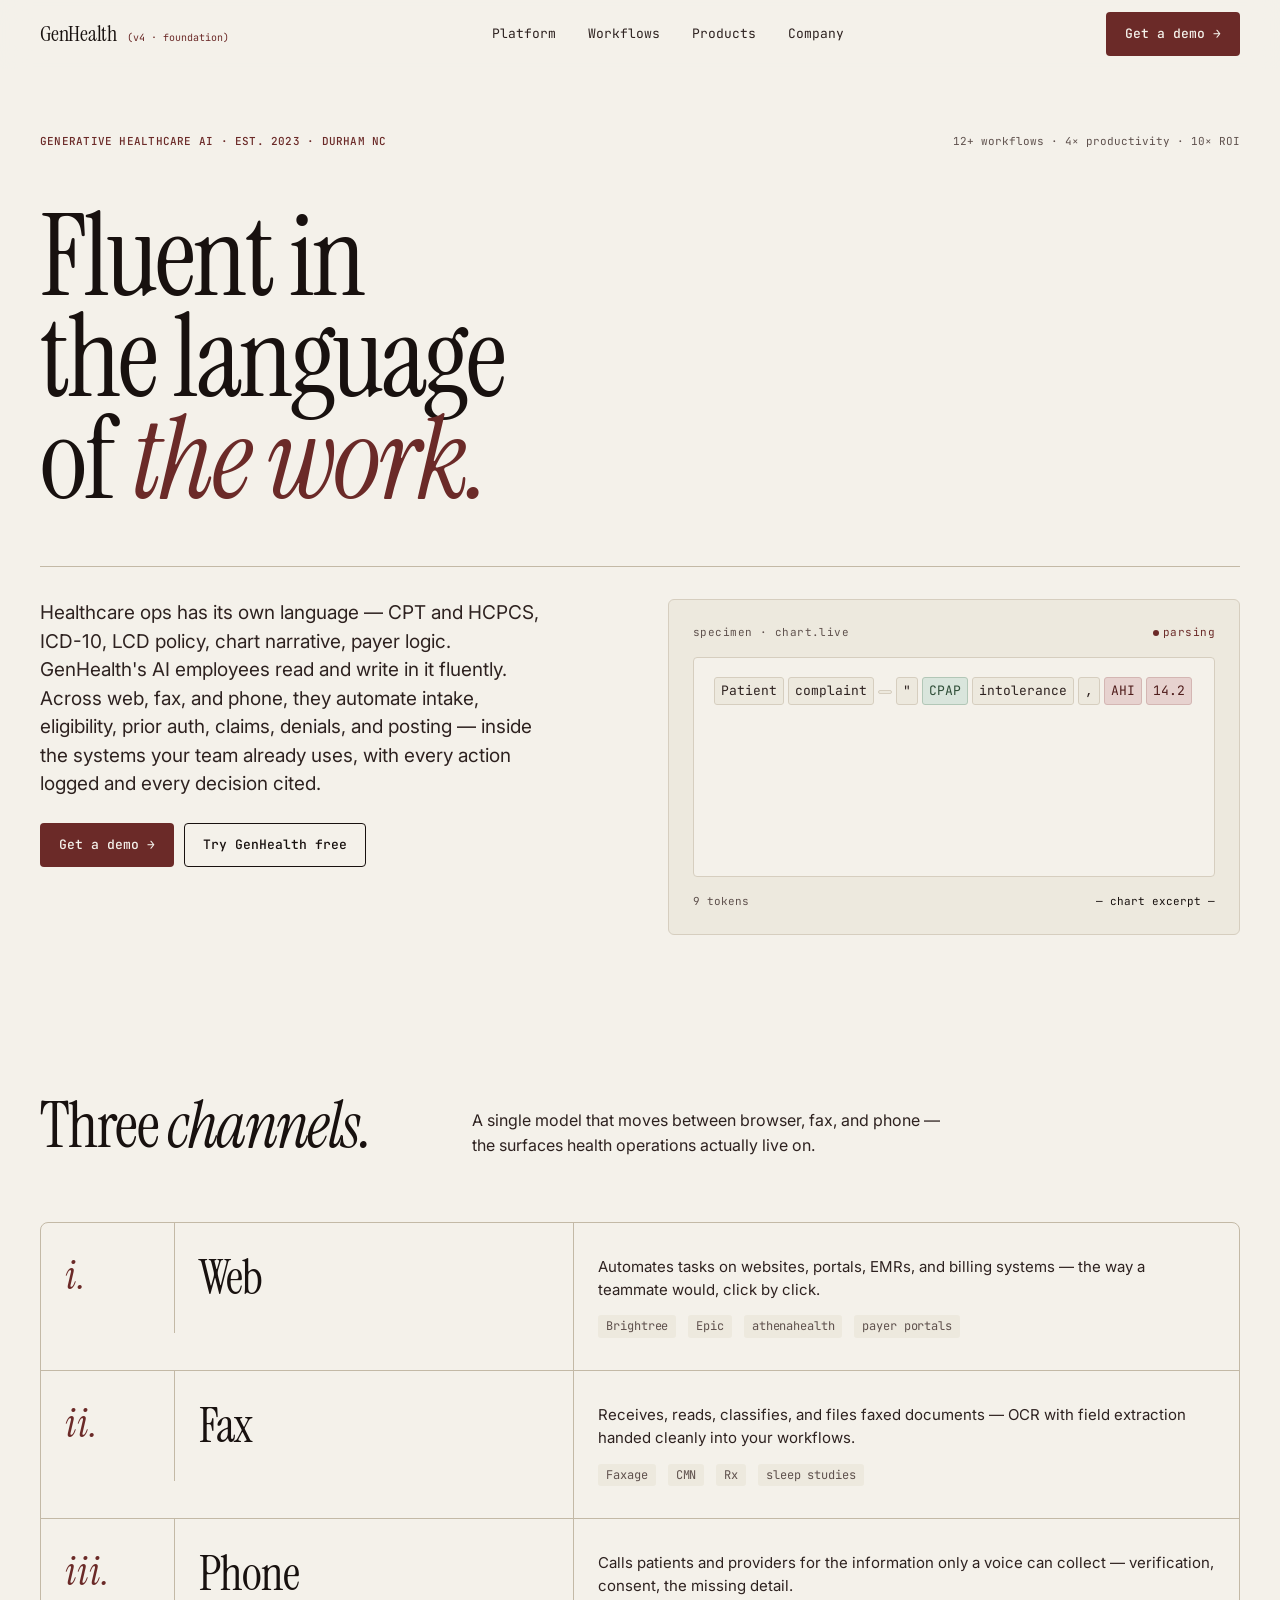
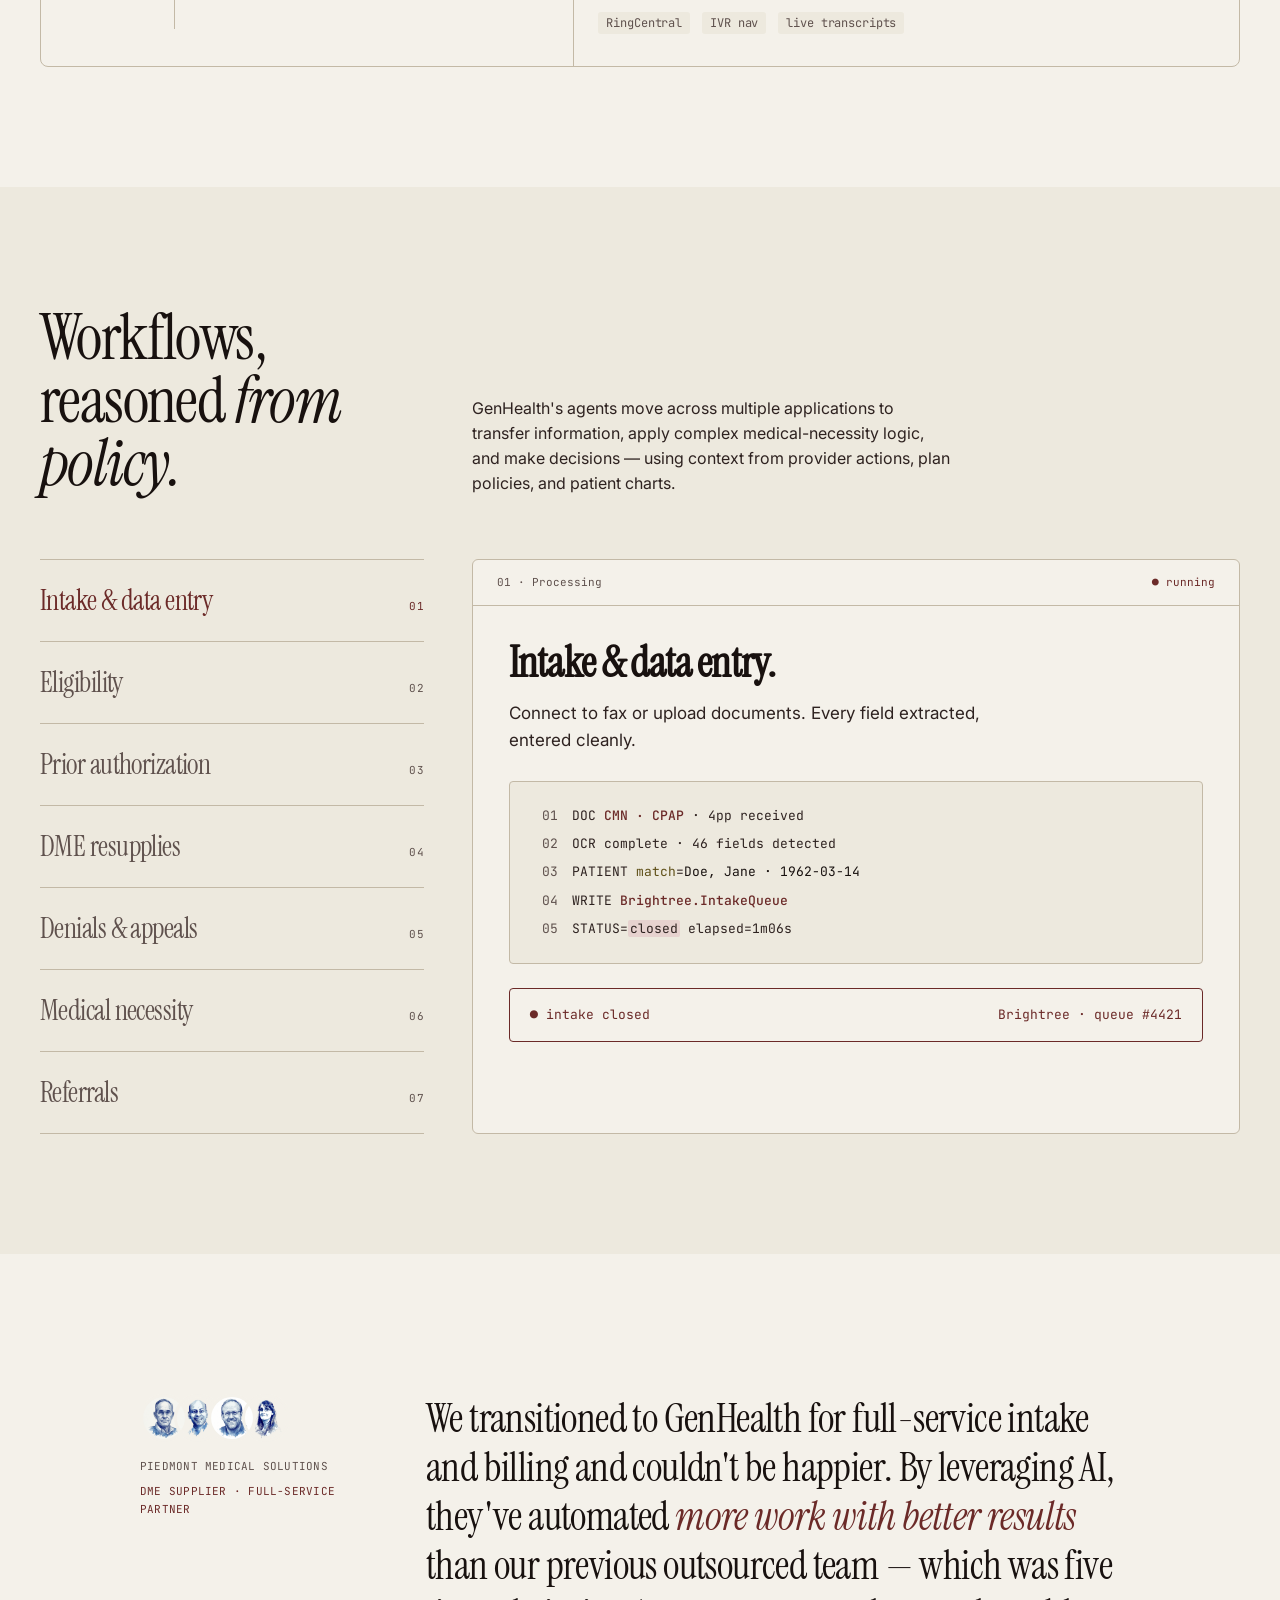
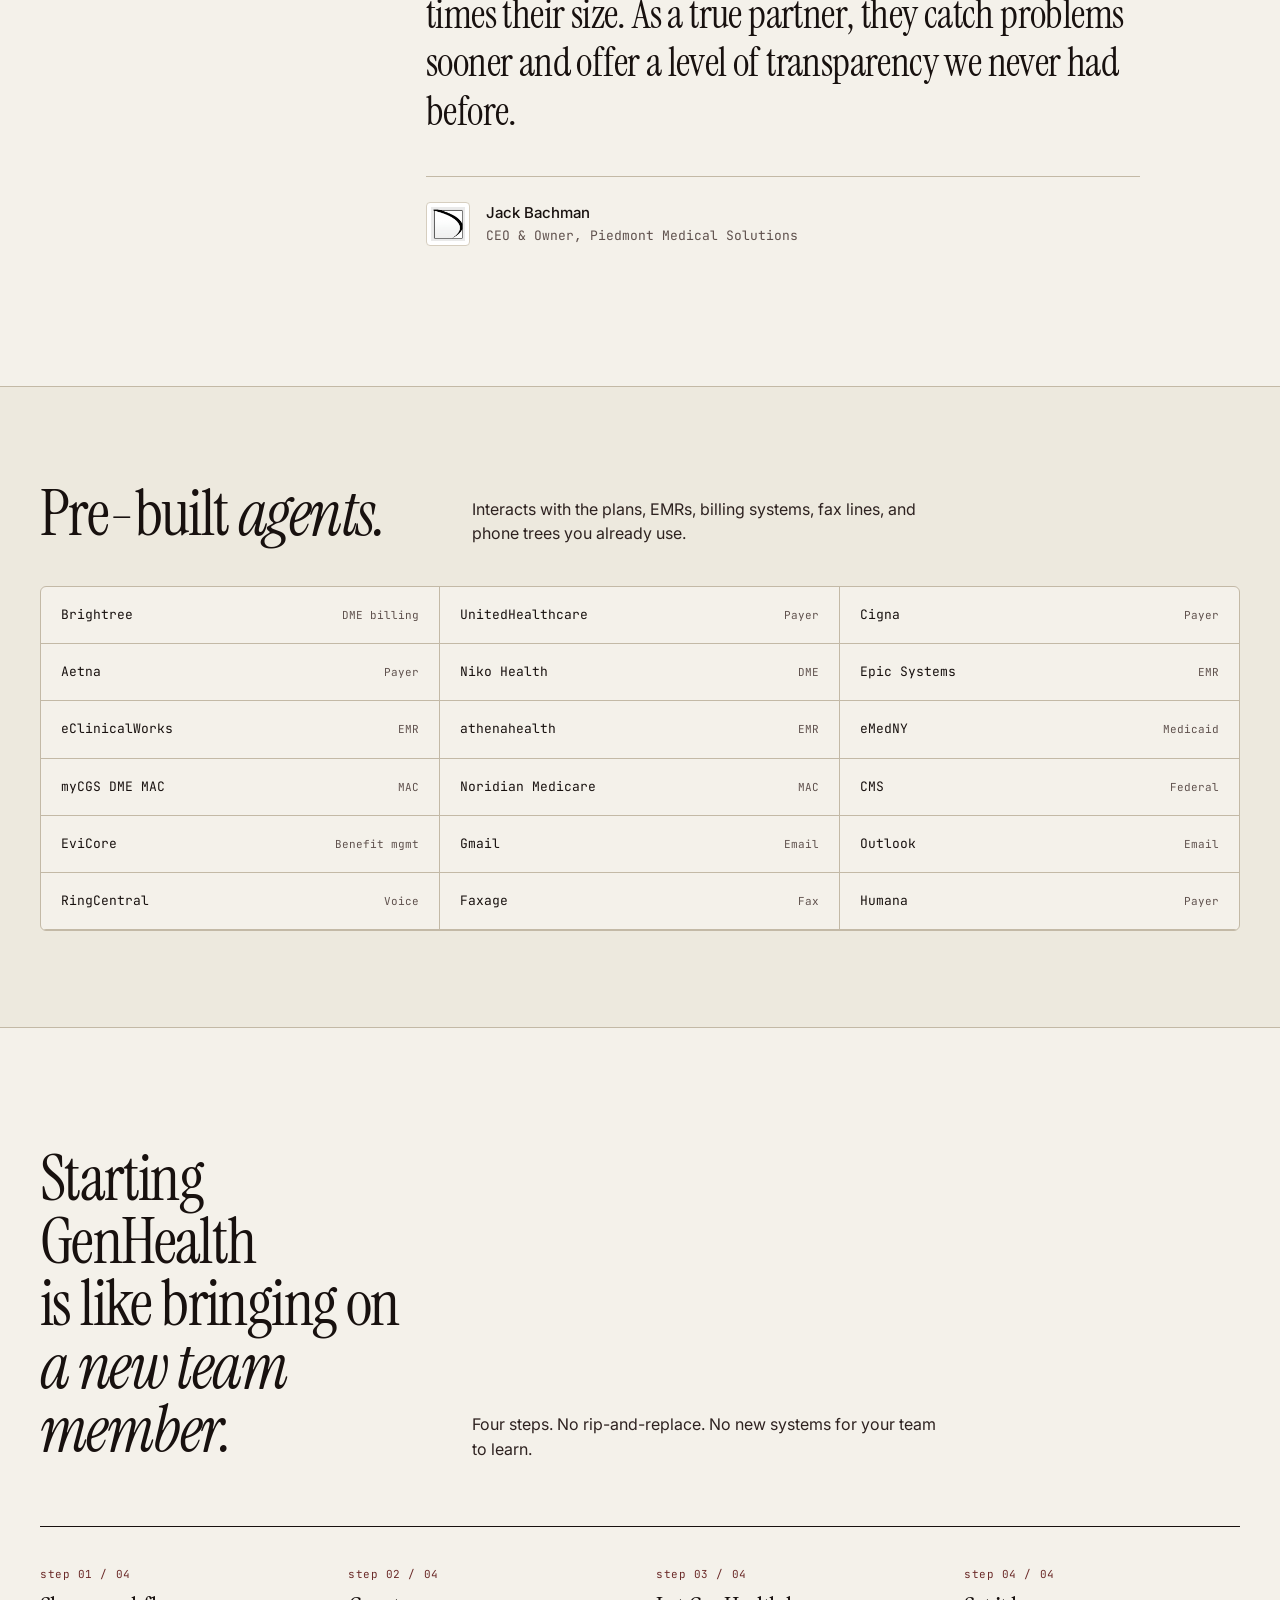
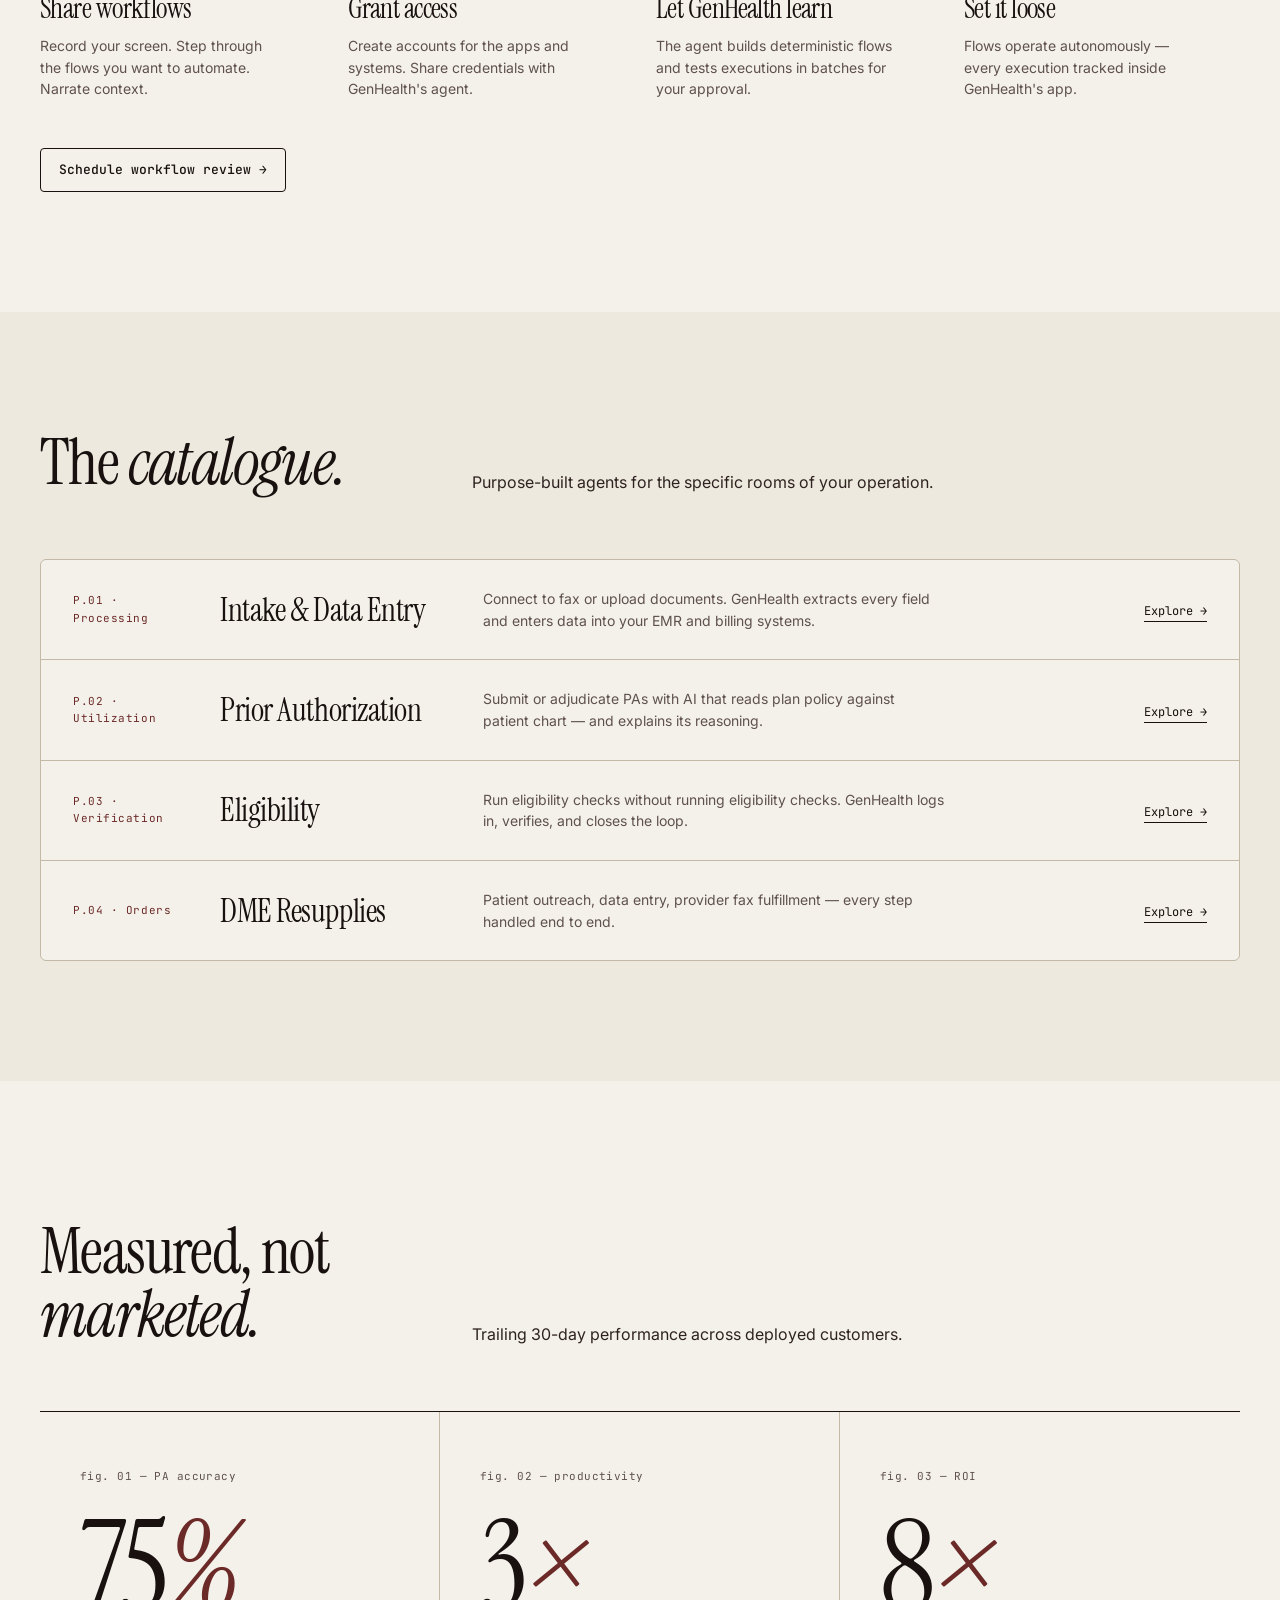
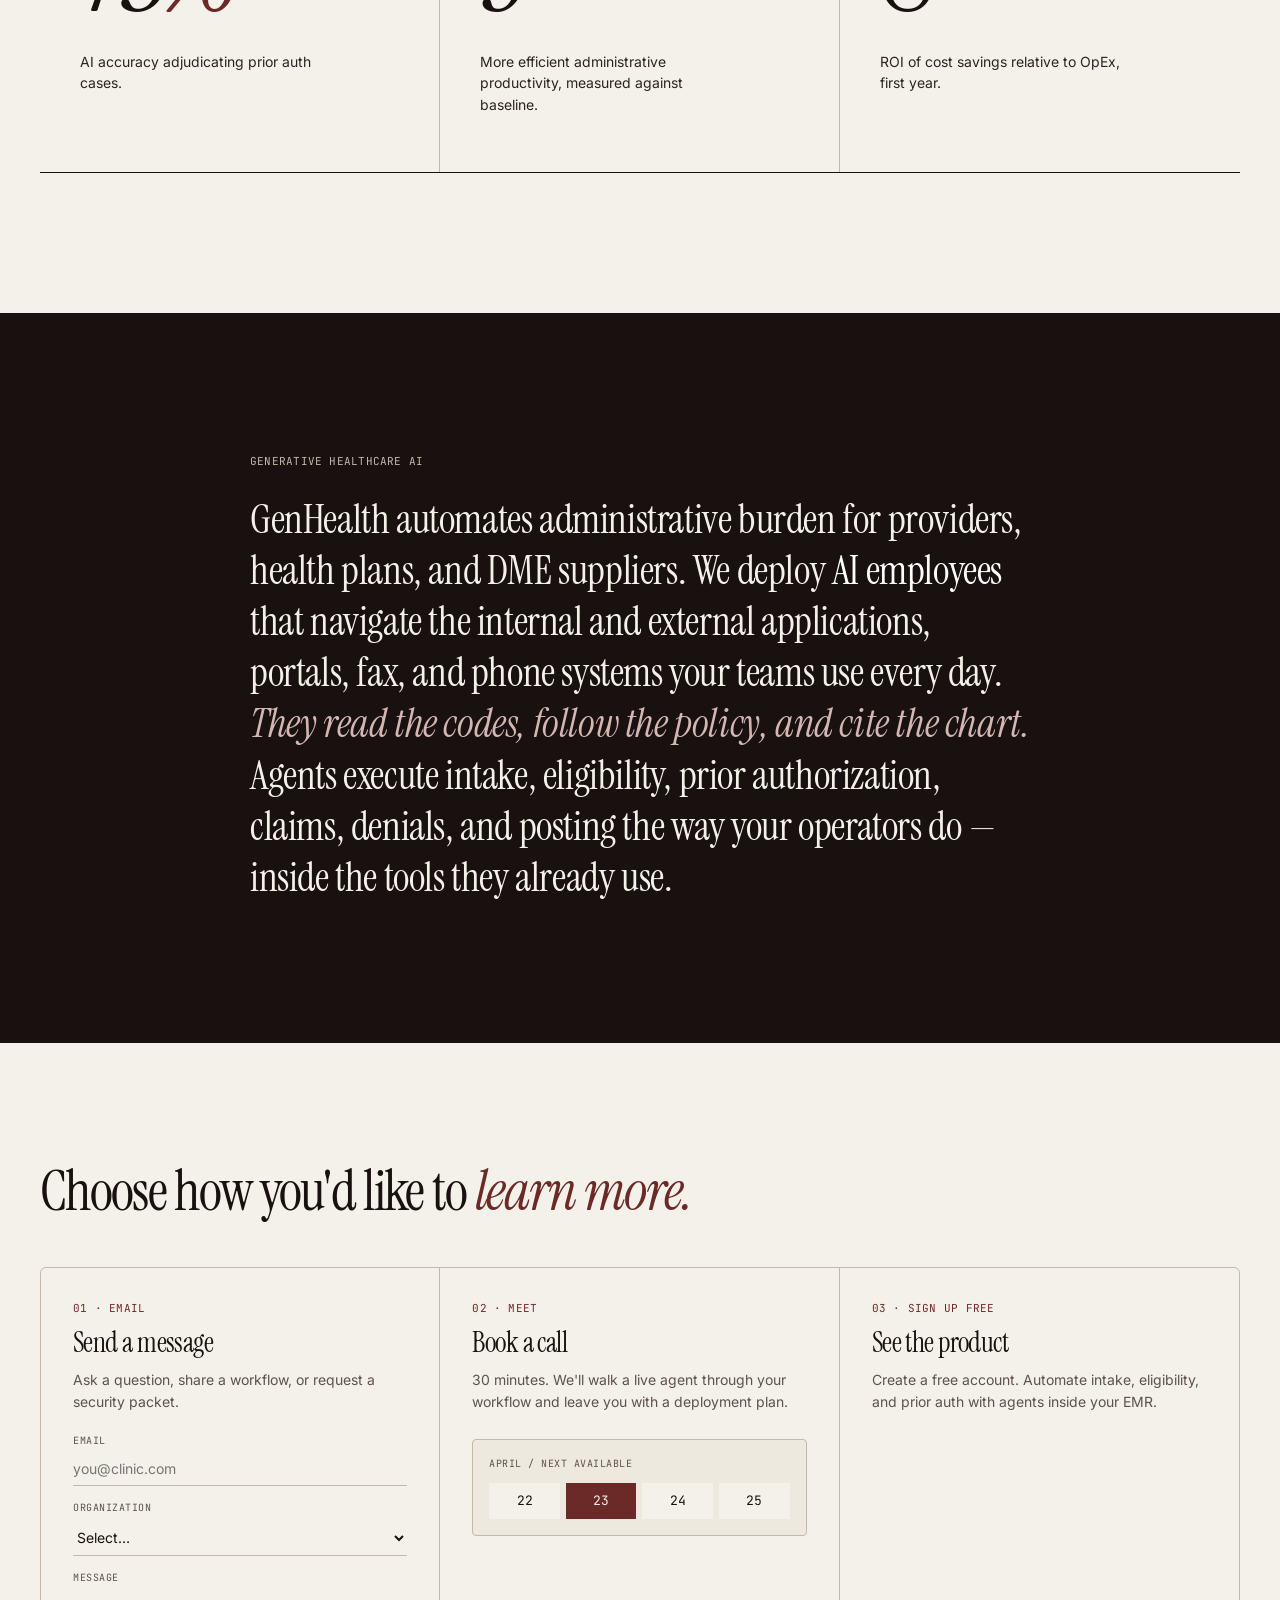
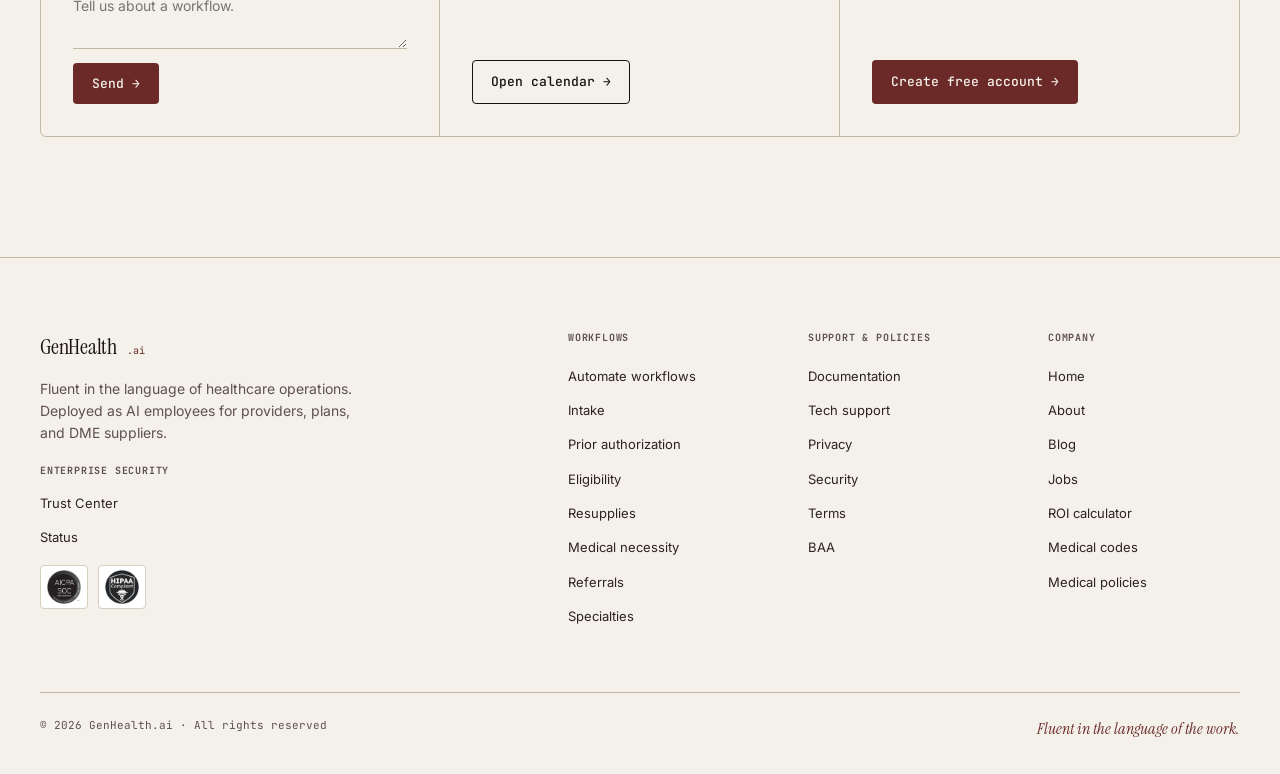
<file: variants/04-language.html>
<!doctype html>
<html lang="en">
<head>
<meta charset="utf-8"/>
<meta name="viewport" content="width=device-width,initial-scale=1"/>
<title>GenHealth — Fluent in the language of the work.</title>
<link href="https://fonts.googleapis.com/css2?family=Instrument+Serif:ital@0;1&family=JetBrains+Mono:wght@300;400;500&family=Inter:wght@300;400;500;600&display=swap" rel="stylesheet">
<style>
  :root{
    --paper:#F4F1EA;
    --paper-2:#EDE9DE;
    --paper-3:#E3DDCE;
    --ink:#18110F;
    --ink-2:#2E2220;
    --graphite:#5F514D;
    --mist:#D6CEBF;
    --oxblood:#6B2A28;
    --oxblood-deep:#4F1C1B;
    --oxblood-tint:#E7D2CF;
    --rule:#C3B9A6;
  }
  *{box-sizing:border-box;margin:0;padding:0}
  html,body{background:var(--paper);color:var(--ink);font-family:'Inter',sans-serif;-webkit-font-smoothing:antialiased}
  body{font-size:17px;line-height:1.55;overflow-x:hidden}
  a{color:inherit;text-decoration:none}
  img{display:block;max-width:100%}
  .serif{font-family:'Instrument Serif',serif}
  .serif-i{font-family:'Instrument Serif',serif;font-style:italic}
  .mono{font-family:'JetBrains Mono',ui-monospace,monospace;letter-spacing:-.01em}
  .eyebrow{font-family:'JetBrains Mono',ui-monospace,monospace;font-size:11px;letter-spacing:.02em;color:var(--graphite);text-transform:uppercase}
  .container{max-width:1280px;margin:0 auto;padding:0 40px}
  @media (max-width:720px){.container{padding:0 24px}}
  .rule{height:1px;background:var(--rule);opacity:.6}

  /* Nav */
  nav.top{position:sticky;top:0;z-index:50;background:color-mix(in oklab, var(--paper) 84%, transparent);backdrop-filter:blur(14px);border-bottom:1px solid transparent;transition:border-color .3s}
  nav.top.scrolled{border-bottom-color:var(--mist)}
  nav.top .inner{display:flex;align-items:center;justify-content:space-between;height:68px}
  .brand{display:flex;align-items:baseline;gap:10px;font-family:'Instrument Serif',serif;font-size:22px;letter-spacing:-.01em}
  .brand sup{font-family:'JetBrains Mono',monospace;font-size:10px;color:var(--oxblood);letter-spacing:0}
  .nav-links{display:flex;gap:32px;font-size:13px;color:var(--ink-2);font-family:'JetBrains Mono',monospace}
  .nav-links a:hover{color:var(--oxblood)}
  .btn{display:inline-flex;align-items:center;gap:8px;padding:11px 18px;border-radius:4px;font-size:13px;font-family:'JetBrains Mono',monospace;font-weight:500;border:1px solid transparent;cursor:pointer;transition:all .2s}
  .btn-primary{background:var(--oxblood);color:var(--paper)}
  .btn-primary:hover{background:var(--oxblood-deep)}
  .btn-ghost{border-color:var(--ink);color:var(--ink)}
  .btn-ghost:hover{background:var(--ink);color:var(--paper)}

  /* HERO — vocabulary as type specimen */
  section.hero{padding:64px 0 40px;position:relative;overflow:hidden}
  .hero-meta{display:flex;justify-content:space-between;align-items:baseline;margin-bottom:56px;flex-wrap:wrap;gap:12px}
  .hero-meta .eyebrow{color:var(--oxblood);font-weight:500}
  .hero-meta .right{font-family:'JetBrains Mono',monospace;font-size:11px;color:var(--graphite)}
  h1.display{font-family:'Instrument Serif',serif;font-weight:400;font-size:clamp(56px,9vw,160px);line-height:.88;letter-spacing:-.025em;max-width:14ch}
  h1.display .i{font-style:italic;color:var(--oxblood)}
  .hero-row{display:grid;grid-template-columns:6fr 6fr;gap:56px;margin-top:56px;padding-top:32px;border-top:1px solid var(--rule);align-items:start}
  @media (max-width:820px){.hero-row{grid-template-columns:1fr;gap:32px}}
  .hero-row .lede{font-size:19px;line-height:1.5;color:var(--ink-2);max-width:500px}
  .hero-row .lede p+p{margin-top:14px}
  .hero-cta{margin-top:24px;display:flex;gap:10px;flex-wrap:wrap}

  /* TOKEN EXPLORER — signature interactive */
  .token-card{background:var(--paper-2);border:1px solid var(--mist);border-radius:6px;padding:24px;font-family:'JetBrains Mono',monospace}
  .token-card .head{display:flex;justify-content:space-between;align-items:baseline;margin-bottom:16px;font-size:11px;color:var(--graphite);letter-spacing:.04em}
  .token-card .head .run{color:var(--oxblood)}
  .token-viz{position:relative;min-height:220px;background:var(--paper);border:1px solid var(--mist);border-radius:4px;padding:18px;overflow:hidden}
  .token-raw{font-size:14px;line-height:1.85;color:var(--ink-2)}
  .token{display:inline-block;padding:1px 6px;margin:1px 2px;border-radius:3px;background:var(--paper-2);border:1px solid var(--mist);font-size:13px;transition:all .25s}
  .token.code{background:var(--oxblood-tint);color:var(--oxblood-deep);border-color:#D4B6B3}
  .token.dx{background:#E8E2C8;border-color:#CCC19B;color:#5F4F17}
  .token.drug{background:#D9E5DC;border-color:#B2C7B7;color:#2E4D37}
  .token.amt{background:#DDE2EC;border-color:#B4BDD0;color:#2D3B56}
  .token-card .foot{margin-top:16px;display:flex;justify-content:space-between;font-size:11px;color:var(--graphite)}
  .token-card .foot span:last-child{color:var(--ink)}
  .pulse-dot{display:inline-block;width:6px;height:6px;border-radius:50%;background:var(--oxblood);animation:blink 1.6s infinite;margin-right:4px;vertical-align:middle}
  @keyframes blink{0%,100%{opacity:1}50%{opacity:.3}}

  /* SECTIONS generic */
  section{position:relative}
  .sec-head{display:grid;grid-template-columns:4fr 8fr;gap:48px;margin-bottom:64px;align-items:end}
  @media (max-width:820px){.sec-head{grid-template-columns:1fr;gap:24px}}
  .sec-head h2{font-family:'Instrument Serif',serif;font-weight:400;font-size:clamp(36px,5vw,64px);line-height:.98;letter-spacing:-.025em}
  .sec-head h2 .i{font-style:italic}
  .sec-head p{color:var(--ink-2);font-size:16px;max-width:480px}

  /* TRINITY — specimen table */
  section.trinity{padding:120px 0}
  .trinity-grid{border:1px solid var(--rule);border-radius:8px;overflow:hidden}
  .trinity-row{display:grid;grid-template-columns:1fr 3fr 5fr;align-items:start;border-bottom:1px solid var(--rule)}
  .trinity-row:last-child{border-bottom:0}
  .trinity-row .num{padding:32px 24px;font-family:'Instrument Serif',serif;font-style:italic;font-size:40px;color:var(--oxblood);line-height:1}
  .trinity-row .name{padding:32px 24px;font-family:'Instrument Serif',serif;font-size:48px;line-height:.95;letter-spacing:-.02em;border-left:1px solid var(--rule)}
  .trinity-row .desc{padding:32px 24px;border-left:1px solid var(--rule);color:var(--ink-2);font-size:15px;line-height:1.55;display:flex;flex-direction:column;gap:14px}
  .trinity-row .desc .mono{font-size:12px;color:var(--graphite);display:flex;gap:12px;flex-wrap:wrap}
  .trinity-row .desc .mono span{padding:2px 8px;background:var(--paper-2);border-radius:3px}
  @media (max-width:820px){.trinity-row{grid-template-columns:1fr}.trinity-row .name,.trinity-row .desc{border-left:0;border-top:1px solid var(--rule)}}

  /* WORKFLOWS as policy lookup */
  section.flows{padding:120px 0;background:var(--paper-2)}
  .flows-wrap{display:grid;grid-template-columns:4fr 8fr;gap:48px}
  @media (max-width:820px){.flows-wrap{grid-template-columns:1fr}}
  .flows-list{display:flex;flex-direction:column}
  .flows-list button{text-align:left;background:transparent;border:0;padding:22px 0;border-top:1px solid var(--rule);font-family:'Instrument Serif',serif;font-weight:400;font-size:28px;color:var(--graphite);cursor:pointer;letter-spacing:-.02em;display:flex;justify-content:space-between;align-items:baseline;transition:color .2s}
  .flows-list button:last-child{border-bottom:1px solid var(--rule)}
  .flows-list button .idx{font-family:'JetBrains Mono',monospace;font-size:11px;color:var(--graphite);letter-spacing:.04em}
  .flows-list button[aria-selected="true"]{color:var(--oxblood)}
  .flows-list button[aria-selected="true"] .idx{color:var(--oxblood)}
  .flows-stage{background:var(--paper);border:1px solid var(--rule);border-radius:6px;min-height:520px;display:flex;flex-direction:column}
  .flows-stage .bar{padding:14px 24px;border-bottom:1px solid var(--rule);display:flex;justify-content:space-between;align-items:center;font-family:'JetBrains Mono',monospace;font-size:11px;color:var(--graphite)}
  .flows-stage .bar .state{color:var(--oxblood)}
  .flows-stage .body{padding:36px;flex:1}
  .flows-stage h3{font-family:'Instrument Serif',serif;font-size:42px;letter-spacing:-.02em;line-height:1;margin-bottom:16px}
  .flows-stage h3 .i{font-style:italic}
  .flows-stage .lede{color:var(--ink-2);max-width:520px;margin-bottom:28px}
  .flows-stage .policy{border:1px solid var(--rule);border-radius:4px;padding:20px;font-family:'JetBrains Mono',monospace;font-size:13px;color:var(--ink-2);background:var(--paper-2)}
  .flows-stage .policy .line{display:flex;gap:14px;padding:4px 0}
  .flows-stage .policy .ln{color:var(--graphite);width:28px;flex-shrink:0;text-align:right}
  .flows-stage .policy .tok-code{color:var(--oxblood);font-weight:500}
  .flows-stage .policy .tok-key{color:#5F4F17}
  .flows-stage .policy .tok-val{color:var(--ink)}
  .flows-stage .policy .hl{background:var(--oxblood-tint);border-radius:2px;padding:0 2px}
  .flows-stage .verdict{margin-top:24px;padding:16px 20px;border:1px solid var(--oxblood);border-radius:4px;color:var(--oxblood);font-family:'JetBrains Mono',monospace;font-size:13px;display:flex;justify-content:space-between;align-items:center}

  /* TESTIMONIAL */
  section.quote{padding:140px 0}
  .quote-inner{max-width:1080px;margin:0 auto;display:grid;grid-template-columns:3fr 9fr;gap:48px}
  @media (max-width:820px){.quote-inner{grid-template-columns:1fr}}
  .quote .team-avatars{display:flex;margin-bottom:16px}
  .quote .team-avatars img{width:48px;height:48px;border-radius:50%;object-fit:cover;border:3px solid var(--paper);margin-left:-14px}
  .quote .team-avatars img:first-child{margin-left:0}
  .quote blockquote{font-family:'Instrument Serif',serif;font-weight:400;font-size:clamp(26px,3.2vw,40px);line-height:1.22;letter-spacing:-.015em;color:var(--ink);text-wrap:balance}
  .quote blockquote .i{font-style:italic;color:var(--oxblood)}
  .quote .by{display:flex;align-items:center;gap:16px;margin-top:40px;padding-top:24px;border-top:1px solid var(--rule)}
  .quote .by img{width:44px;height:44px;border-radius:4px;object-fit:contain;background:#fff;padding:4px;border:1px solid var(--mist)}
  .quote .by .who{font-family:'JetBrains Mono',monospace;font-size:13px;color:var(--graphite)}
  .quote .by .who b{display:block;color:var(--ink);font-weight:500;font-family:'Inter',sans-serif;font-size:15px;margin-bottom:2px}

  /* INTEGRATIONS — dense specimen list */
  section.integrations{padding:96px 0;background:var(--paper-2);border-top:1px solid var(--rule);border-bottom:1px solid var(--rule)}
  .int-list{display:grid;grid-template-columns:repeat(3,1fr);gap:0;border:1px solid var(--rule);border-radius:6px;overflow:hidden;background:var(--paper)}
  @media (max-width:820px){.int-list{grid-template-columns:1fr 1fr}}
  .int-row{padding:18px 20px;border-bottom:1px solid var(--rule);border-right:1px solid var(--rule);display:flex;justify-content:space-between;align-items:baseline;font-family:'JetBrains Mono',monospace;font-size:13px;transition:background .2s}
  .int-row:hover{background:var(--paper-2)}
  .int-row:nth-child(3n){border-right:0}
  .int-row .name{color:var(--ink)}
  .int-row .type{color:var(--graphite);font-size:11px}

  /* ONBOARDING — numbered doc */
  section.onboard{padding:120px 0}
  .ob-grid{display:grid;grid-template-columns:repeat(4,1fr);gap:32px;border-top:1px solid var(--ink);padding-top:32px}
  @media (max-width:820px){.ob-grid{grid-template-columns:1fr 1fr;gap:24px}}
  @media (max-width:520px){.ob-grid{grid-template-columns:1fr}}
  .ob-step .n{font-family:'JetBrains Mono',monospace;font-size:11px;color:var(--oxblood);letter-spacing:.05em}
  .ob-step h4{font-family:'Instrument Serif',serif;font-weight:400;font-size:28px;letter-spacing:-.02em;line-height:1;margin:10px 0 12px}
  .ob-step p{color:var(--graphite);font-size:14px;max-width:240px}

  /* PRODUCTS — catalog */
  section.products{padding:120px 0;background:var(--paper-2)}
  .prod-catalog{border:1px solid var(--rule);border-radius:6px;overflow:hidden;background:var(--paper)}
  .prod-row{display:grid;grid-template-columns:1fr 2fr 4fr 2fr;align-items:center;padding:28px 32px;border-bottom:1px solid var(--rule);gap:32px;transition:background .2s}
  .prod-row:last-child{border-bottom:0}
  .prod-row:hover{background:var(--paper-2)}
  .prod-row .idx{font-family:'JetBrains Mono',monospace;font-size:11px;color:var(--oxblood);letter-spacing:.05em}
  .prod-row .name{font-family:'Instrument Serif',serif;font-size:32px;letter-spacing:-.015em;line-height:1}
  .prod-row .desc{color:var(--graphite);font-size:14px}
  .prod-row .act{text-align:right}
  .prod-row .act a{font-family:'JetBrains Mono',monospace;font-size:12px;padding-bottom:2px;border-bottom:1px solid var(--ink)}
  .prod-row .act a:hover{color:var(--oxblood);border-color:var(--oxblood)}
  @media (max-width:820px){.prod-row{grid-template-columns:1fr;gap:8px}.prod-row .act{text-align:left}}

  /* STATS — tabular figures */
  section.stats{padding:140px 0}
  .stats-table{border-top:1px solid var(--ink);border-bottom:1px solid var(--ink)}
  .stats-grid{display:grid;grid-template-columns:repeat(3,1fr);gap:0}
  @media (max-width:820px){.stats-grid{grid-template-columns:1fr}}
  .stat{padding:56px 40px;border-right:1px solid var(--rule);position:relative}
  .stat:last-child{border-right:0}
  .stat .lbl-top{font-family:'JetBrains Mono',monospace;font-size:11px;color:var(--graphite);letter-spacing:.04em;margin-bottom:24px}
  .stat .num{font-family:'Instrument Serif',serif;font-weight:400;font-size:clamp(84px,10vw,140px);line-height:.92;letter-spacing:-.03em;font-variant-numeric:tabular-nums}
  .stat .num .suf{color:var(--oxblood);font-style:italic}
  .stat .lbl{margin-top:24px;color:var(--ink-2);font-size:14px;max-width:260px}
  @media (max-width:820px){.stat{border-right:0;border-bottom:1px solid var(--rule)}.stat:last-child{border-bottom:0}}

  /* MISSION */
  section.mission{padding:140px 0;background:var(--ink);color:var(--paper)}
  .mission-body{max-width:860px;margin:0 auto}
  .mission-body .eyebrow{color:#C3B9A6;margin-bottom:24px}
  .mission-body h2{font-family:'Instrument Serif',serif;font-weight:400;font-size:clamp(28px,3.2vw,40px);line-height:1.28;letter-spacing:-.01em;color:var(--paper);text-wrap:pretty}
  .mission-body h2 em{font-style:italic;color:#D4B6B3}
  .mission-body h2 b{font-weight:400;color:#fff}

  /* CONTACT */
  section.contact{padding:120px 0}
  .contact h2{font-family:'Instrument Serif',serif;font-weight:400;font-size:clamp(34px,4.4vw,56px);line-height:1;letter-spacing:-.03em;margin-bottom:48px;max-width:800px}
  .contact h2 .i{font-style:italic;color:var(--oxblood)}
  .c-grid{display:grid;grid-template-columns:repeat(3,1fr);gap:0;border:1px solid var(--rule);border-radius:6px;overflow:hidden}
  @media (max-width:820px){.c-grid{grid-template-columns:1fr}}
  .c-col{padding:32px;display:flex;flex-direction:column;gap:12px;border-right:1px solid var(--rule)}
  .c-col:last-child{border-right:0}
  @media (max-width:820px){.c-col{border-right:0;border-bottom:1px solid var(--rule)}}
  .c-col h3{font-family:'Instrument Serif',serif;font-weight:400;font-size:28px;letter-spacing:-.02em;line-height:1}
  .c-col p{color:var(--graphite);font-size:14px}
  .c-form{display:flex;flex-direction:column;gap:14px;margin-top:8px}
  .c-form .field{display:flex;flex-direction:column;gap:4px}
  .c-form label{font-family:'JetBrains Mono',monospace;font-size:10px;color:var(--graphite);letter-spacing:.05em}
  .c-form input,.c-form select,.c-form textarea{background:transparent;border:0;border-bottom:1px solid var(--rule);padding:8px 0;font-family:inherit;font-size:14px;outline:none;color:var(--ink)}
  .c-form input:focus,.c-form textarea:focus,.c-form select:focus{border-color:var(--oxblood)}
  .c-form textarea{resize:vertical;min-height:60px}
  .c-col .btn{align-self:flex-start;margin-top:auto}

  /* FOOTER */
  footer{background:var(--paper);color:var(--ink);padding:72px 0 32px;border-top:1px solid var(--rule)}
  .foot-colophon{display:grid;grid-template-columns:2.5fr 1fr 1fr 1fr;gap:48px;align-items:start}
  @media (max-width:820px){.foot-colophon{grid-template-columns:1fr 1fr}}
  .foot-brand .tag{color:var(--graphite);font-size:14px;max-width:320px;margin:14px 0 20px}
  .foot-brand h5{font-family:'JetBrains Mono',monospace;font-size:10px;letter-spacing:.08em;color:var(--graphite);margin-bottom:10px;text-transform:uppercase}
  .foot-brand .seals{display:flex;gap:10px;margin-top:16px}
  .foot-brand .seals img{height:44px;background:#fff;border:1px solid var(--mist);border-radius:4px;padding:4px 6px}
  footer h5{font-family:'JetBrains Mono',monospace;font-size:10px;letter-spacing:.08em;color:var(--graphite);margin-bottom:16px;text-transform:uppercase}
  footer ul{list-style:none;display:flex;flex-direction:column;gap:8px}
  footer ul a{color:var(--ink-2);font-size:13px}
  footer ul a:hover{color:var(--oxblood)}
  .foot-bottom{margin-top:64px;padding-top:24px;border-top:1px solid var(--rule);display:flex;justify-content:space-between;font-family:'JetBrains Mono',monospace;font-size:11px;color:var(--graphite)}
  .foot-bottom em{color:var(--oxblood);font-family:'Instrument Serif',serif;font-size:16px;font-style:italic}
</style>
</head>
<body>

<nav class="top" id="topnav">
  <div class="container inner">
    <a class="brand" href="#"><span>GenHealth</span><sup>(v4 · foundation)</sup></a>
    <div class="nav-links">
      <a href="#platform">Platform</a>
      <a href="#flows">Workflows</a>
      <a href="#products">Products</a>
      <a href="#company">Company</a>
    </div>
    <a class="btn btn-primary" href="#contact">Get a demo →</a>
  </div>
</nav>

<!-- HERO -->
<section class="hero">
  <div class="container">
    <div class="hero-meta">
      <div class="eyebrow">Generative healthcare AI · est. 2023 · Durham NC</div>
      <div class="right">12+ workflows · 4× productivity · 10× ROI</div>
    </div>
    <h1 class="display">Fluent in<br/>the language<br/>of <span class="i">the work.</span></h1>
    <div class="hero-row">
      <div>
        <p class="lede">
          Healthcare ops has its own language — CPT and HCPCS, ICD-10, LCD policy, chart narrative, payer logic. GenHealth's AI employees read and write in it fluently.
        </p>
        <p class="lede">
          Across web, fax, and phone, they automate intake, eligibility, prior auth, claims, denials, and posting — inside the systems your team already uses, with every action logged and every decision cited.
        </p>
        <div class="hero-cta">
          <a class="btn btn-primary" href="#contact">Get a demo →</a>
          <a class="btn btn-ghost" href="https://umpa.genhealth.ai">Try GenHealth free</a>
        </div>
      </div>
      <div class="token-card">
        <div class="head">
          <span>specimen · chart.live</span>
          <span class="run"><span class="pulse-dot"></span>parsing</span>
        </div>
        <div class="token-viz">
          <div class="token-raw" id="tokenStream"></div>
        </div>
        <div class="foot">
          <span id="tokenCount">0 tokens</span>
          <span id="tokenDoc">— chart excerpt —</span>
        </div>
      </div>
    </div>
  </div>
</section>

<!-- TRINITY — specimen -->
<section class="trinity" id="platform">
  <div class="container">
    <div class="sec-head">
      <h2>Three <span class="i">channels.</span></h2>
      <p>A single model that moves between browser, fax, and phone — the surfaces health operations actually live on.</p>
    </div>
    <div class="trinity-grid">
      <div class="trinity-row">
        <div class="num">i.</div>
        <div class="name">Web</div>
        <div class="desc">
          <span>Automates tasks on websites, portals, EMRs, and billing systems — the way a teammate would, click by click.</span>
          <div class="mono"><span>Brightree</span><span>Epic</span><span>athenahealth</span><span>payer portals</span></div>
        </div>
      </div>
      <div class="trinity-row">
        <div class="num">ii.</div>
        <div class="name">Fax</div>
        <div class="desc">
          <span>Receives, reads, classifies, and files faxed documents — OCR with field extraction handed cleanly into your workflows.</span>
          <div class="mono"><span>Faxage</span><span>CMN</span><span>Rx</span><span>sleep studies</span></div>
        </div>
      </div>
      <div class="trinity-row">
        <div class="num">iii.</div>
        <div class="name">Phone</div>
        <div class="desc">
          <span>Calls patients and providers for the information only a voice can collect — verification, consent, the missing detail.</span>
          <div class="mono"><span>RingCentral</span><span>IVR nav</span><span>live transcripts</span></div>
        </div>
      </div>
    </div>
  </div>
</section>

<!-- FLOWS — policy-backed workflows -->
<section class="flows" id="flows">
  <div class="container">
    <div class="sec-head">
      <h2>Workflows, reasoned <span class="i">from policy.</span></h2>
      <p>GenHealth's agents move across multiple applications to transfer information, apply complex medical-necessity logic, and make decisions — using context from provider actions, plan policies, and patient charts.</p>
    </div>
    <div class="flows-wrap">
      <div class="flows-list" id="flowsList">
        <button aria-selected="true" data-wf="intake"><span>Intake & data entry</span><span class="idx">01</span></button>
        <button data-wf="eligibility"><span>Eligibility</span><span class="idx">02</span></button>
        <button data-wf="pa"><span>Prior authorization</span><span class="idx">03</span></button>
        <button data-wf="resupplies"><span>DME resupplies</span><span class="idx">04</span></button>
        <button data-wf="appeals"><span>Denials & appeals</span><span class="idx">05</span></button>
        <button data-wf="medneed"><span>Medical necessity</span><span class="idx">06</span></button>
        <button data-wf="referrals"><span>Referrals</span><span class="idx">07</span></button>
      </div>
      <div class="flows-stage" id="flowsStage"></div>
    </div>
  </div>
</section>

<!-- TESTIMONIAL -->
<section class="quote">
  <div class="container quote-inner">
    <div>
      <div class="team-avatars">
        <img src="assets/jack.png" alt=""><img src="assets/sanjay.png" alt=""><img src="assets/chris.png" alt=""><img src="assets/patti.png" alt="">
      </div>
      <div class="eyebrow">Piedmont Medical Solutions</div>
      <div class="eyebrow" style="color:var(--oxblood);margin-top:8px">DME supplier · full-service partner</div>
    </div>
    <div>
      <blockquote>
        We transitioned to GenHealth for full-service intake and billing and couldn't be happier. By leveraging AI, they've automated <span class="i">more work with better results</span> than our previous outsourced team — which was five times their size. As a true partner, they catch problems sooner and offer a level of transparency we never had before.
      </blockquote>
      <div class="by">
        <img src="assets/piedmont.jpg" alt="">
        <div class="who"><b>Jack Bachman</b>CEO & Owner, Piedmont Medical Solutions</div>
      </div>
    </div>
  </div>
</section>

<!-- INTEGRATIONS -->
<section class="integrations">
  <div class="container">
    <div class="sec-head" style="margin-bottom:40px">
      <h2>Pre-built <span class="i">agents.</span></h2>
      <p>Interacts with the plans, EMRs, billing systems, fax lines, and phone trees you already use.</p>
    </div>
    <div class="int-list" id="intList"></div>
  </div>
</section>

<!-- ONBOARDING -->
<section class="onboard">
  <div class="container">
    <div class="sec-head">
      <h2>Starting GenHealth<br/>is like bringing on<br/><span class="i">a new team member.</span></h2>
      <p>Four steps. No rip-and-replace. No new systems for your team to learn.</p>
    </div>
    <div class="ob-grid">
      <div class="ob-step"><span class="n">step 01 / 04</span><h4>Share workflows</h4><p>Record your screen. Step through the flows you want to automate. Narrate context.</p></div>
      <div class="ob-step"><span class="n">step 02 / 04</span><h4>Grant access</h4><p>Create accounts for the apps and systems. Share credentials with GenHealth's agent.</p></div>
      <div class="ob-step"><span class="n">step 03 / 04</span><h4>Let GenHealth learn</h4><p>The agent builds deterministic flows and tests executions in batches for your approval.</p></div>
      <div class="ob-step"><span class="n">step 04 / 04</span><h4>Set it loose</h4><p>Flows operate autonomously — every execution tracked inside GenHealth's app.</p></div>
    </div>
    <div style="margin-top:48px"><a class="btn btn-ghost" href="#contact">Schedule workflow review →</a></div>
  </div>
</section>

<!-- PRODUCTS -->
<section class="products" id="products">
  <div class="container">
    <div class="sec-head">
      <h2>The <span class="i">catalogue.</span></h2>
      <p>Purpose-built agents for the specific rooms of your operation.</p>
    </div>
    <div class="prod-catalog">
      <div class="prod-row">
        <div class="idx">P.01 · Processing</div>
        <div class="name">Intake & Data Entry</div>
        <div class="desc">Connect to fax or upload documents. GenHealth extracts every field and enters data into your EMR and billing systems.</div>
        <div class="act"><a href="#">Explore →</a></div>
      </div>
      <div class="prod-row">
        <div class="idx">P.02 · Utilization</div>
        <div class="name">Prior Authorization</div>
        <div class="desc">Submit or adjudicate PAs with AI that reads plan policy against patient chart — and explains its reasoning.</div>
        <div class="act"><a href="#">Explore →</a></div>
      </div>
      <div class="prod-row">
        <div class="idx">P.03 · Verification</div>
        <div class="name">Eligibility</div>
        <div class="desc">Run eligibility checks without running eligibility checks. GenHealth logs in, verifies, and closes the loop.</div>
        <div class="act"><a href="#">Explore →</a></div>
      </div>
      <div class="prod-row">
        <div class="idx">P.04 · Orders</div>
        <div class="name">DME Resupplies</div>
        <div class="desc">Patient outreach, data entry, provider fax fulfillment — every step handled end to end.</div>
        <div class="act"><a href="#">Explore →</a></div>
      </div>
    </div>
  </div>
</section>

<!-- STATS -->
<section class="stats">
  <div class="container">
    <div class="sec-head">
      <h2>Measured, not <span class="i">marketed.</span></h2>
      <p>Trailing 30-day performance across deployed customers.</p>
    </div>
    <div class="stats-table">
      <div class="stats-grid">
        <div class="stat"><div class="lbl-top">fig. 01 — PA accuracy</div><div class="num" data-counter="95" data-suffix="%">0<span class="suf">%</span></div><div class="lbl">AI accuracy adjudicating prior auth cases.</div></div>
        <div class="stat"><div class="lbl-top">fig. 02 — productivity</div><div class="num" data-counter="4" data-suffix="×">0<span class="suf">×</span></div><div class="lbl">More efficient administrative productivity, measured against baseline.</div></div>
        <div class="stat"><div class="lbl-top">fig. 03 — ROI</div><div class="num" data-counter="10" data-suffix="×">0<span class="suf">×</span></div><div class="lbl">ROI of cost savings relative to OpEx, first year.</div></div>
      </div>
    </div>
  </div>
</section>

<!-- MISSION -->
<section class="mission" id="company">
  <div class="container mission-body">
    <div class="eyebrow">Generative Healthcare AI</div>
    <h2>GenHealth automates administrative burden for providers, health plans, and DME suppliers. We deploy <b>AI employees</b> that navigate the internal and external applications, portals, fax, and phone systems your teams use every day. <em>They read the codes, follow the policy, and cite the chart.</em> Agents execute intake, eligibility, prior authorization, claims, denials, and posting the way your operators do — inside the tools they already use.</h2>
  </div>
</section>

<!-- CONTACT -->
<section class="contact" id="contact">
  <div class="container">
    <h2>Choose how you'd like to <span class="i">learn more.</span></h2>
    <div class="c-grid">
      <div class="c-col">
        <div class="eyebrow" style="color:var(--oxblood)">01 · Email</div>
        <h3>Send a message</h3>
        <p>Ask a question, share a workflow, or request a security packet.</p>
        <form class="c-form" onsubmit="event.preventDefault()">
          <div class="field"><label>EMAIL</label><input type="email" placeholder="you@clinic.com"></div>
          <div class="field"><label>ORGANIZATION</label><select><option>Select…</option><option>Provider</option><option>DME</option><option>Health plan</option><option>Patient</option><option>Other</option></select></div>
          <div class="field"><label>MESSAGE</label><textarea placeholder="Tell us about a workflow."></textarea></div>
          <button class="btn btn-primary" type="submit">Send →</button>
        </form>
      </div>
      <div class="c-col">
        <div class="eyebrow" style="color:var(--oxblood)">02 · Meet</div>
        <h3>Book a call</h3>
        <p>30 minutes. We'll walk a live agent through your workflow and leave you with a deployment plan.</p>
        <div style="margin-top:14px;border:1px solid var(--rule);border-radius:4px;padding:16px;background:var(--paper-2)">
          <div class="mono" style="font-size:10px;color:var(--graphite);letter-spacing:.05em;margin-bottom:12px">APRIL / NEXT AVAILABLE</div>
          <div style="display:grid;grid-template-columns:repeat(4,1fr);gap:6px;font-size:13px;font-family:'JetBrains Mono',monospace">
            <div style="padding:8px;text-align:center;background:var(--paper)">22</div>
            <div style="padding:8px;text-align:center;background:var(--oxblood);color:var(--paper)">23</div>
            <div style="padding:8px;text-align:center;background:var(--paper)">24</div>
            <div style="padding:8px;text-align:center;background:var(--paper)">25</div>
          </div>
        </div>
        <a class="btn btn-ghost" href="#" style="margin-top:auto">Open calendar →</a>
      </div>
      <div class="c-col">
        <div class="eyebrow" style="color:var(--oxblood)">03 · Sign up free</div>
        <h3>See the product</h3>
        <p>Create a free account. Automate intake, eligibility, and prior auth with agents inside your EMR.</p>
        <a class="btn btn-primary" href="https://umpa.genhealth.ai" style="margin-top:auto">Create free account →</a>
      </div>
    </div>
  </div>
</section>

<!-- FOOTER -->
<footer>
  <div class="container">
    <div class="foot-colophon">
      <div class="foot-brand">
        <div class="brand"><span>GenHealth</span><sup style="font-family:'JetBrains Mono',monospace;font-size:10px;color:var(--oxblood)">.ai</sup></div>
        <p class="tag">Fluent in the language of healthcare operations. Deployed as AI employees for providers, plans, and DME suppliers.</p>
        <h5>Enterprise security</h5>
        <ul><li><a href="https://trust.genhealth.ai">Trust Center</a></li><li><a href="https://status.genhealth.ai">Status</a></li></ul>
        <div class="seals"><img src="assets/socII.png" alt=""><img src="assets/hipaa.png" alt=""></div>
      </div>
      <div>
        <h5>Workflows</h5>
        <ul>
          <li><a href="#">Automate workflows</a></li>
          <li><a href="#">Intake</a></li>
          <li><a href="#">Prior authorization</a></li>
          <li><a href="#">Eligibility</a></li>
          <li><a href="#">Resupplies</a></li>
          <li><a href="#">Medical necessity</a></li>
          <li><a href="#">Referrals</a></li>
          <li><a href="#">Specialties</a></li>
        </ul>
      </div>
      <div>
        <h5>Support & policies</h5>
        <ul>
          <li><a href="#">Documentation</a></li>
          <li><a href="mailto:support@genhealth.ai">Tech support</a></li>
          <li><a href="#">Privacy</a></li>
          <li><a href="#">Security</a></li>
          <li><a href="#">Terms</a></li>
          <li><a href="#">BAA</a></li>
        </ul>
      </div>
      <div>
        <h5>Company</h5>
        <ul>
          <li><a href="#">Home</a></li>
          <li><a href="#">About</a></li>
          <li><a href="#">Blog</a></li>
          <li><a href="#">Jobs</a></li>
          <li><a href="#">ROI calculator</a></li>
          <li><a href="#">Medical codes</a></li>
          <li><a href="#">Medical policies</a></li>
        </ul>
      </div>
    </div>
    <div class="foot-bottom">
      <span>© 2026 GenHealth.ai · All rights reserved</span>
      <em>Fluent in the language of the work.</em>
    </div>
  </div>
</footer>

<script>
const nav=document.getElementById('topnav');
addEventListener('scroll',()=>nav.classList.toggle('scrolled',scrollY>8));

// TOKEN STREAM
const docs = [
  {label:'— chart excerpt —',tokens:[['Patient ',''],['complaint ',''],['',':\n'],['"',''],['CPAP ','drug'],['intolerance',''],[', ',''],['AHI ','code'],['14.2','code'],[' on home sleep study, ',''],['Dx ',''],['G47.33','dx'],[' (OSA). ',''],['Requesting ',''],['E0601','code'],[' CPAP device. ',''],['Policy ','code'],['Aetna 0004','code'],[': met."',''],]},
  {label:'— PA request —',tokens:[['Submit ',''],['prior auth ',''],[' for ',''],['HCPCS ','code'],['K0554','code'],[' CGM, ',''],['Dx ',''],['E11.9','dx'],[', ',''],['HbA1c ','drug'],['8.4','drug'],[', coverage ',''],['CMS LCD ','code'],['L33822','code'],[', patient ',''],['MBI ','code'],['1AB2-C3D4-E5F6','code'],[', plan ',''],['Humana ','amt'],['Choice PPO','amt']]},
  {label:'— fax classification —',tokens:[['CMN ','code'],['form received ',''],['(',''],['4pp','amt'],[')',''],[', ',''],['classifier ',''],['→ ',''],['"resupply"','drug'],[', ',''],['patient ',''],['match ',''],['confidence ',''],['0.96','amt'],[', ',''],['routing ',''],['→ ',''],['Brightree','dx'],[', ',''],['payer ',''],['Cigna','dx'],[', ',''],['action ',''],['→ ',''],['enqueue','drug']]},
];
let docIdx=0, tokenIdx=0, tokenHost=document.getElementById('tokenStream'), tokenCount=document.getElementById('tokenCount'), tokenDoc=document.getElementById('tokenDoc');
function tickToken(){
  const d=docs[docIdx];
  if(tokenIdx===0){ tokenHost.innerHTML=''; tokenDoc.textContent=d.label; }
  const [text,cls]=d.tokens[tokenIdx];
  const s=document.createElement('span');
  s.className='token '+(cls?cls:'');
  s.textContent=text;
  tokenHost.appendChild(s);
  tokenCount.textContent=(tokenIdx+1)+' tokens';
  tokenIdx++;
  if(tokenIdx>=d.tokens.length){ 
    setTimeout(()=>{ docIdx=(docIdx+1)%docs.length; tokenIdx=0; tickToken(); }, 2200);
  } else {
    setTimeout(tickToken, 180+Math.random()*120);
  }
}
tickToken();

// WORKFLOWS
const wf = {
  intake:{eyebrow:'01 · Processing',title:'Intake & data entry.',lede:'Connect to fax or upload documents. Every field extracted, entered cleanly.',policy:[
    ['01','DOC <span class="tok-code">CMN · CPAP</span> · 4pp received'],
    ['02','OCR complete · 46 fields detected'],
    ['03','PATIENT <span class="tok-key">match</span>=<span class="tok-val">Doe, Jane · 1962-03-14</span>'],
    ['04','WRITE <span class="tok-code">Brightree.IntakeQueue</span>'],
    ['05','STATUS=<span class="hl">closed</span> elapsed=1m06s'],
  ],verdict:['intake closed','Brightree · queue #4421']},
  eligibility:{eyebrow:'02 · Verification',title:'Eligibility.',lede:'Agent logs in, verifies coverage, writes back to your system.',policy:[
    ['01','LOGIN <span class="tok-code">uhc.com/provider</span>'],
    ['02','QUERY member=<span class="tok-val">****-82019</span>'],
    ['03','PLAN=<span class="tok-val">UHC Choice Plus PPO</span>'],
    ['04','DEDUCTIBLE <span class="tok-key">ytd</span>=<span class="tok-val">1200 / 2400</span>'],
    ['05','RESULT=<span class="hl">active · in-network</span>'],
  ],verdict:['verified','written back to EMR']},
  pa:{eyebrow:'03 · Utilization',title:'Prior authorization.',lede:'Reads plan policy against patient chart. Cites its reasoning.',policy:[
    ['01','REQUEST <span class="tok-code">E0601</span> · CPAP device'],
    ['02','POLICY <span class="tok-code">Aetna 0004 v2024.3</span>'],
    ['03','CHART <span class="tok-key">AHI</span>=<span class="tok-val">14.2</span> · <span class="tok-key">Dx</span>=<span class="tok-val">G47.33</span>'],
    ['04','NECESSITY <span class="hl">met</span> · 3 citations'],
    ['05','SUBMIT · response=<span class="hl">approved</span>'],
  ],verdict:['approved','reference #PA-77431']},
  resupplies:{eyebrow:'04 · Orders',title:'DME resupplies.',lede:'From outreach to fulfillment, every step carried.',policy:[
    ['01','PATIENT <span class="tok-val">Ellis, Marcus</span> · CPAP'],
    ['02','LAST FULFILLMENT 2026-01-14'],
    ['03','CYCLE <span class="tok-key">next</span>=<span class="tok-val">2026-02-14</span>'],
    ['04','SMS <span class="hl">confirmed</span>'],
    ['05','ENQUEUE <span class="tok-code">Brightree.FulfillmentQueue</span>'],
  ],verdict:['scheduled','ship date 2026-02-14']},
  appeals:{eyebrow:'05 · Denials',title:'Appeals.',lede:'Drafts with policy language, chart evidence, prior decisions.',policy:[
    ['01','CLAIM #CMS-77431 · DENIAL <span class="tok-code">CO-50</span>'],
    ['02','RETRIEVE policy · 3 chart notes'],
    ['03','DRAFT letter · 1p · tone=formal'],
    ['04','CITE <span class="tok-val">§2.1.a</span>, <span class="tok-val">§3.2.c</span>'],
    ['05','CONFIDENCE=<span class="hl">high</span> ready for review'],
  ],verdict:['appeal drafted','ready · 1 page · 3 cites']},
  medneed:{eyebrow:'06 · Clinical',title:'Medical necessity.',lede:'Every decision tied to the exact chart evidence that drove it.',policy:[
    ['01','SERVICE <span class="tok-code">K0554</span> · CGM'],
    ['02','POLICY <span class="tok-code">CMS LCD L33822</span>'],
    ['03','EVIDENCE <span class="tok-key">HbA1c</span>=<span class="tok-val">8.4%</span> · 4 chart refs'],
    ['04','NECESSITY <span class="hl">met</span>'],
    ['05','AUTO-DRAFTED rationale · ready'],
  ],verdict:['met','auto-rationale attached']},
  referrals:{eyebrow:'07 · Coordination',title:'Referrals.',lede:'Sends, tracks, and confirms referrals across providers.',policy:[
    ['01','REFERRAL cardiology · from <span class="tok-val">Dr. Chen</span>'],
    ['02','TO <span class="tok-val">Novant Heart & Vascular</span>'],
    ['03','TRANSMIT fax + portal'],
    ['04','SCHEDULED 2026-04-29'],
    ['05','FEEDBACK <span class="hl">pending</span>'],
  ],verdict:['loop open','followup 2026-05-02']},
};
function renderFlow(key){
  document.querySelectorAll('#flowsList button').forEach(b=>b.setAttribute('aria-selected', b.dataset.wf===key));
  const d=wf[key];
  document.getElementById('flowsStage').innerHTML=`
    <div class="bar">
      <span>${d.eyebrow}</span>
      <span class="state">● running</span>
    </div>
    <div class="body">
      <h3>${d.title}</h3>
      <p class="lede">${d.lede}</p>
      <div class="policy">
        ${d.policy.map(([n,t])=>`<div class="line"><span class="ln">${n}</span><span>${t}</span></div>`).join('')}
      </div>
      <div class="verdict"><span>● ${d.verdict[0]}</span><span>${d.verdict[1]}</span></div>
    </div>
  `;
}
document.querySelectorAll('#flowsList button').forEach(b=>b.addEventListener('click',()=>renderFlow(b.dataset.wf)));
renderFlow('intake');

// INTEGRATIONS
const ints = [
  ['Brightree','DME billing'],['UnitedHealthcare','Payer'],['Cigna','Payer'],
  ['Aetna','Payer'],['Niko Health','DME'],['Epic Systems','EMR'],
  ['eClinicalWorks','EMR'],['athenahealth','EMR'],['eMedNY','Medicaid'],
  ['myCGS DME MAC','MAC'],['Noridian Medicare','MAC'],['CMS','Federal'],
  ['EviCore','Benefit mgmt'],['Gmail','Email'],['Outlook','Email'],
  ['RingCentral','Voice'],['Faxage','Fax'],['Humana','Payer'],
];
document.getElementById('intList').innerHTML=ints.map(([n,t])=>`<div class="int-row"><span class="name">${n}</span><span class="type">${t}</span></div>`).join('');

// STATS
const io=new IntersectionObserver(es=>es.forEach(e=>{
  if(!e.isIntersecting) return;
  const el=e.target, t=parseInt(el.dataset.counter,10), s=el.dataset.suffix||'';
  const start=performance.now(), dur=1400;
  function tick(ts){const p=Math.min(1,(ts-start)/dur), ea=1-Math.pow(1-p,3);el.innerHTML=`${Math.round(ea*t)}<span class="suf">${s}</span>`;if(p<1)requestAnimationFrame(tick);}
  requestAnimationFrame(tick); io.unobserve(el);
}),{threshold:.4});
document.querySelectorAll('[data-counter]').forEach(c=>io.observe(c));
</script>
</body>
</html>
</file>
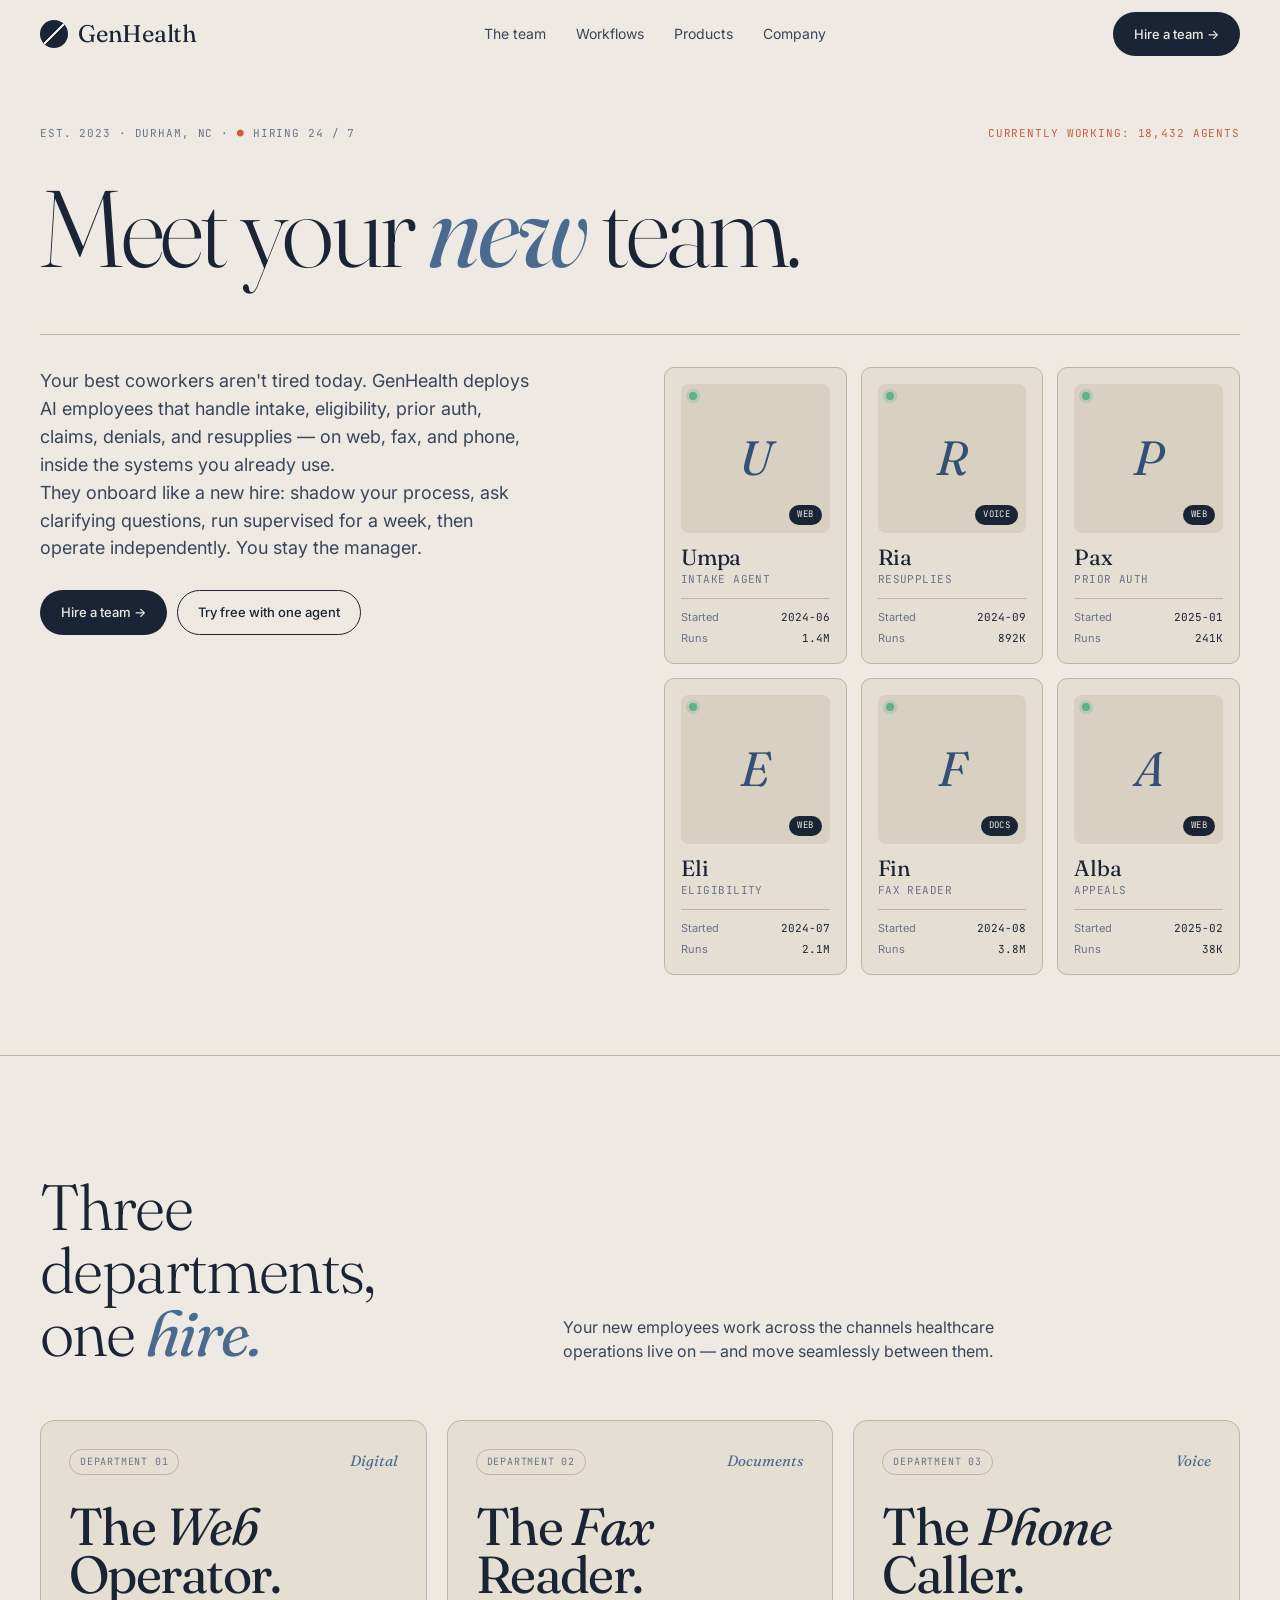
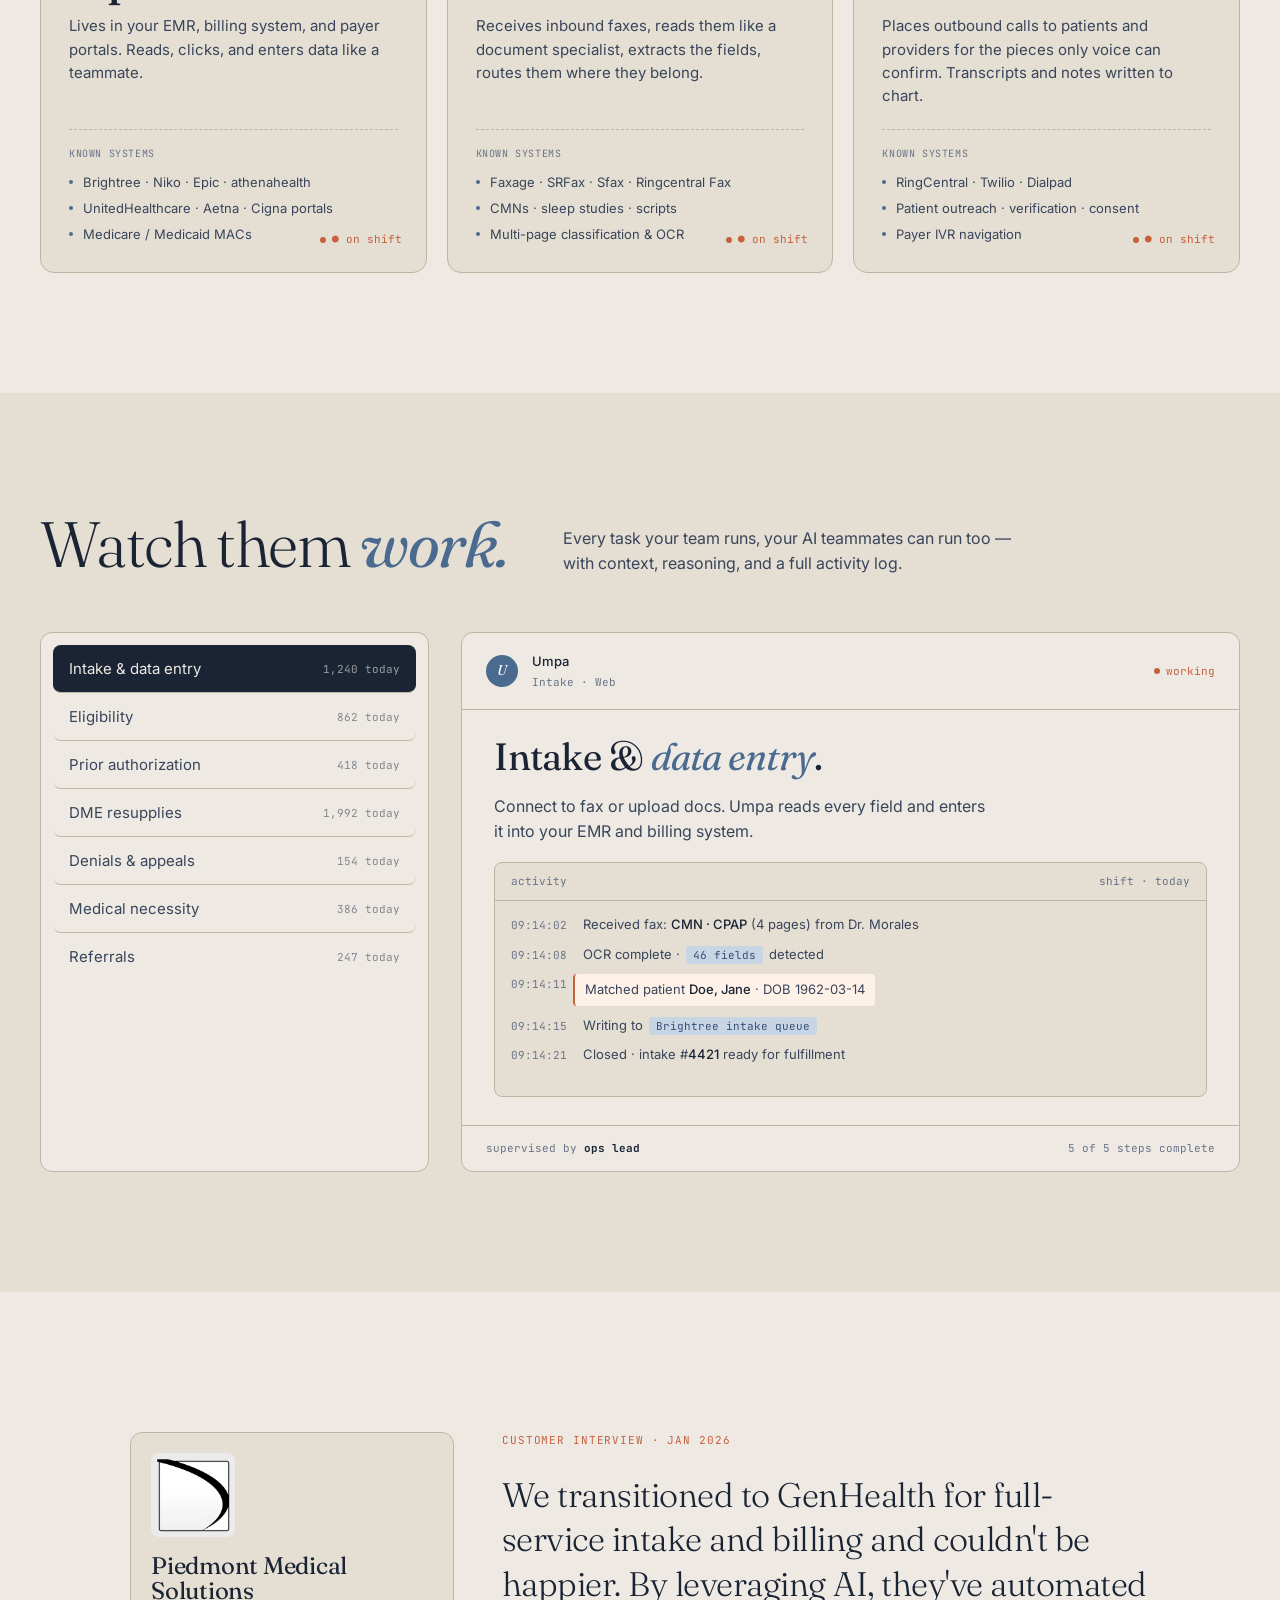
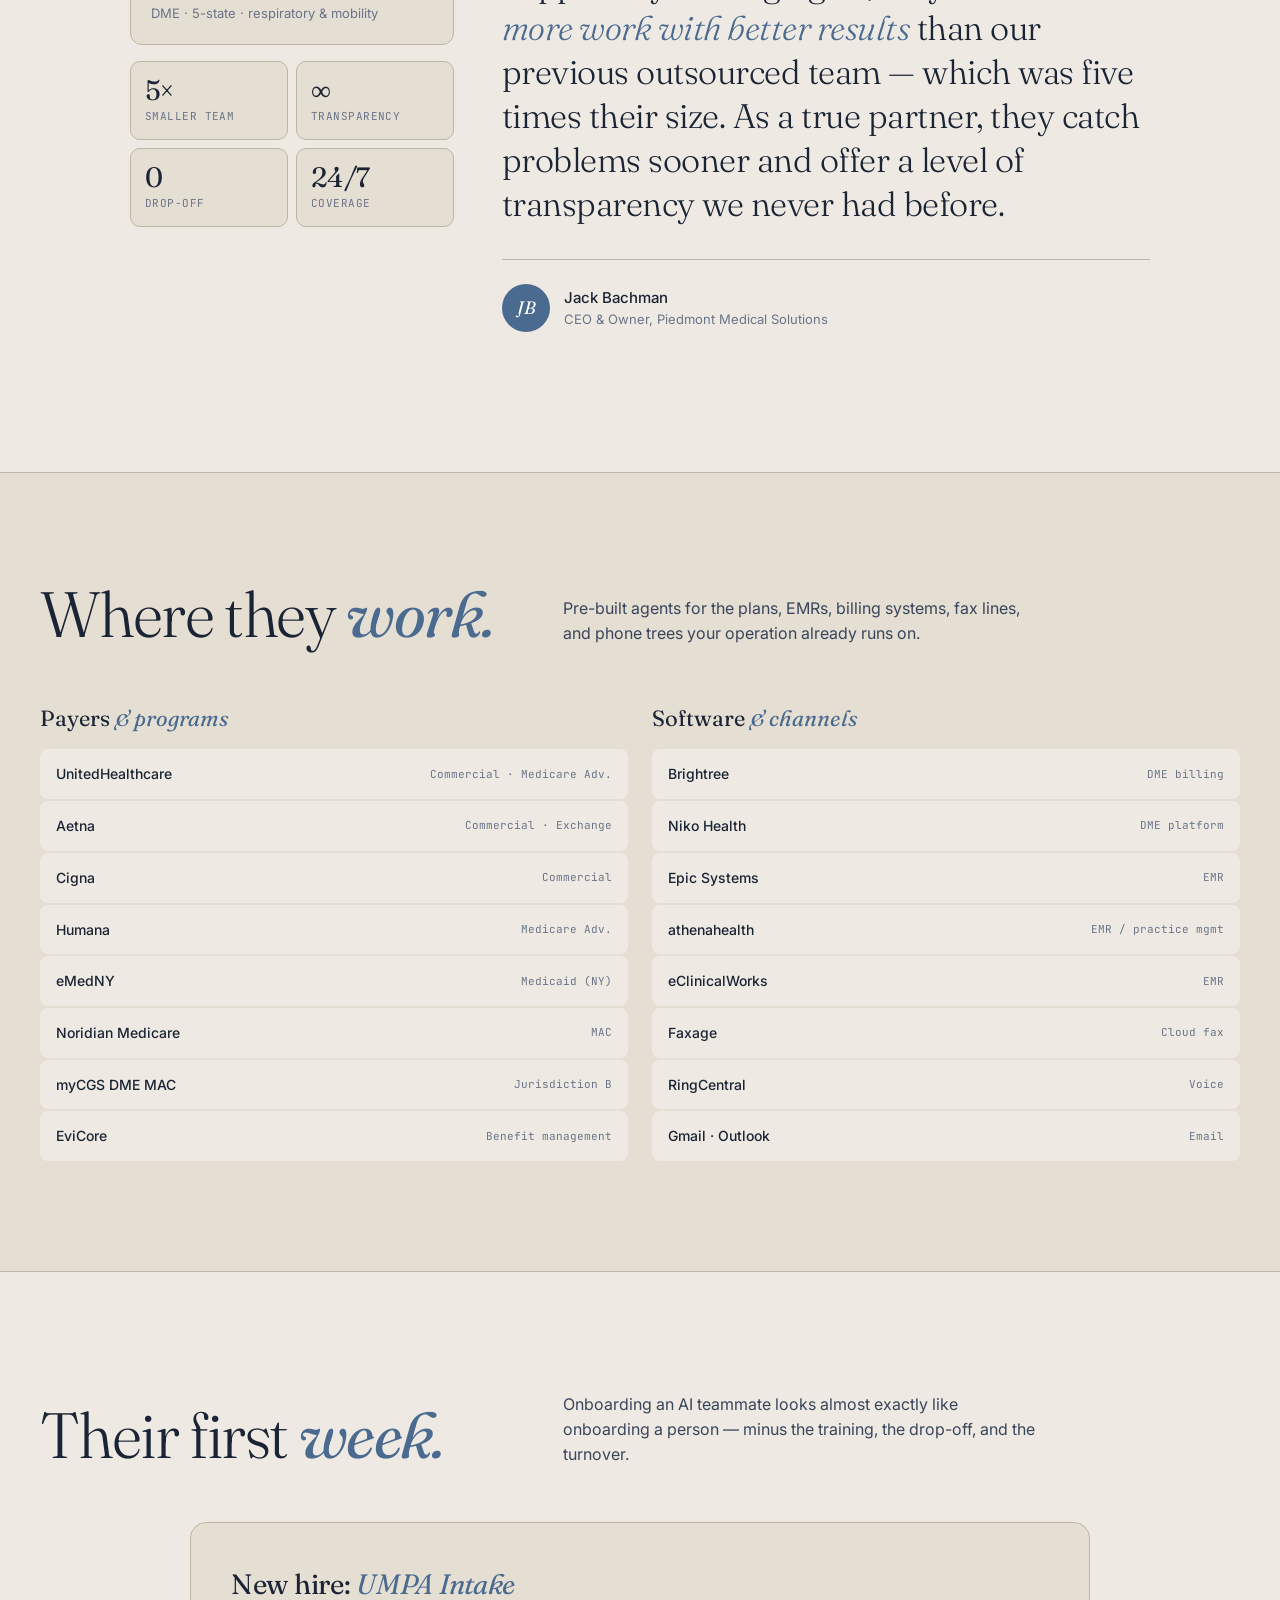
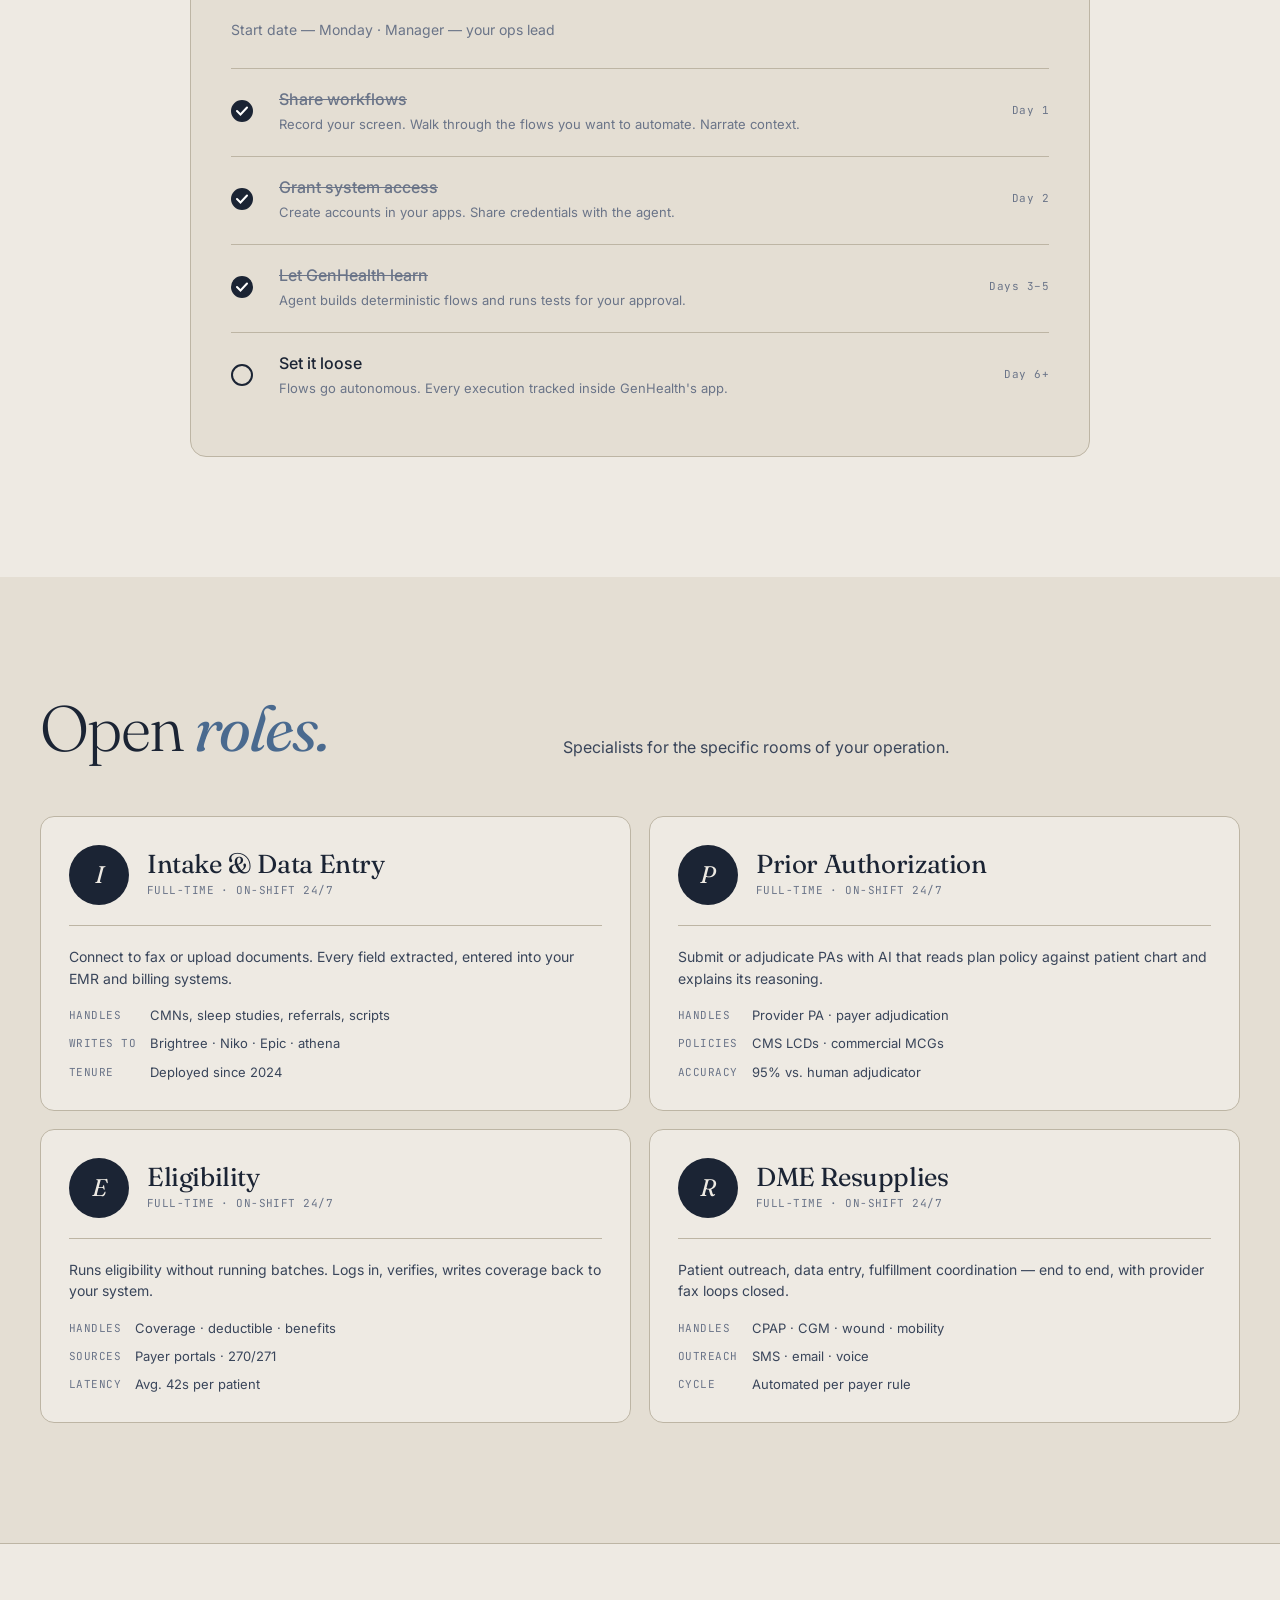
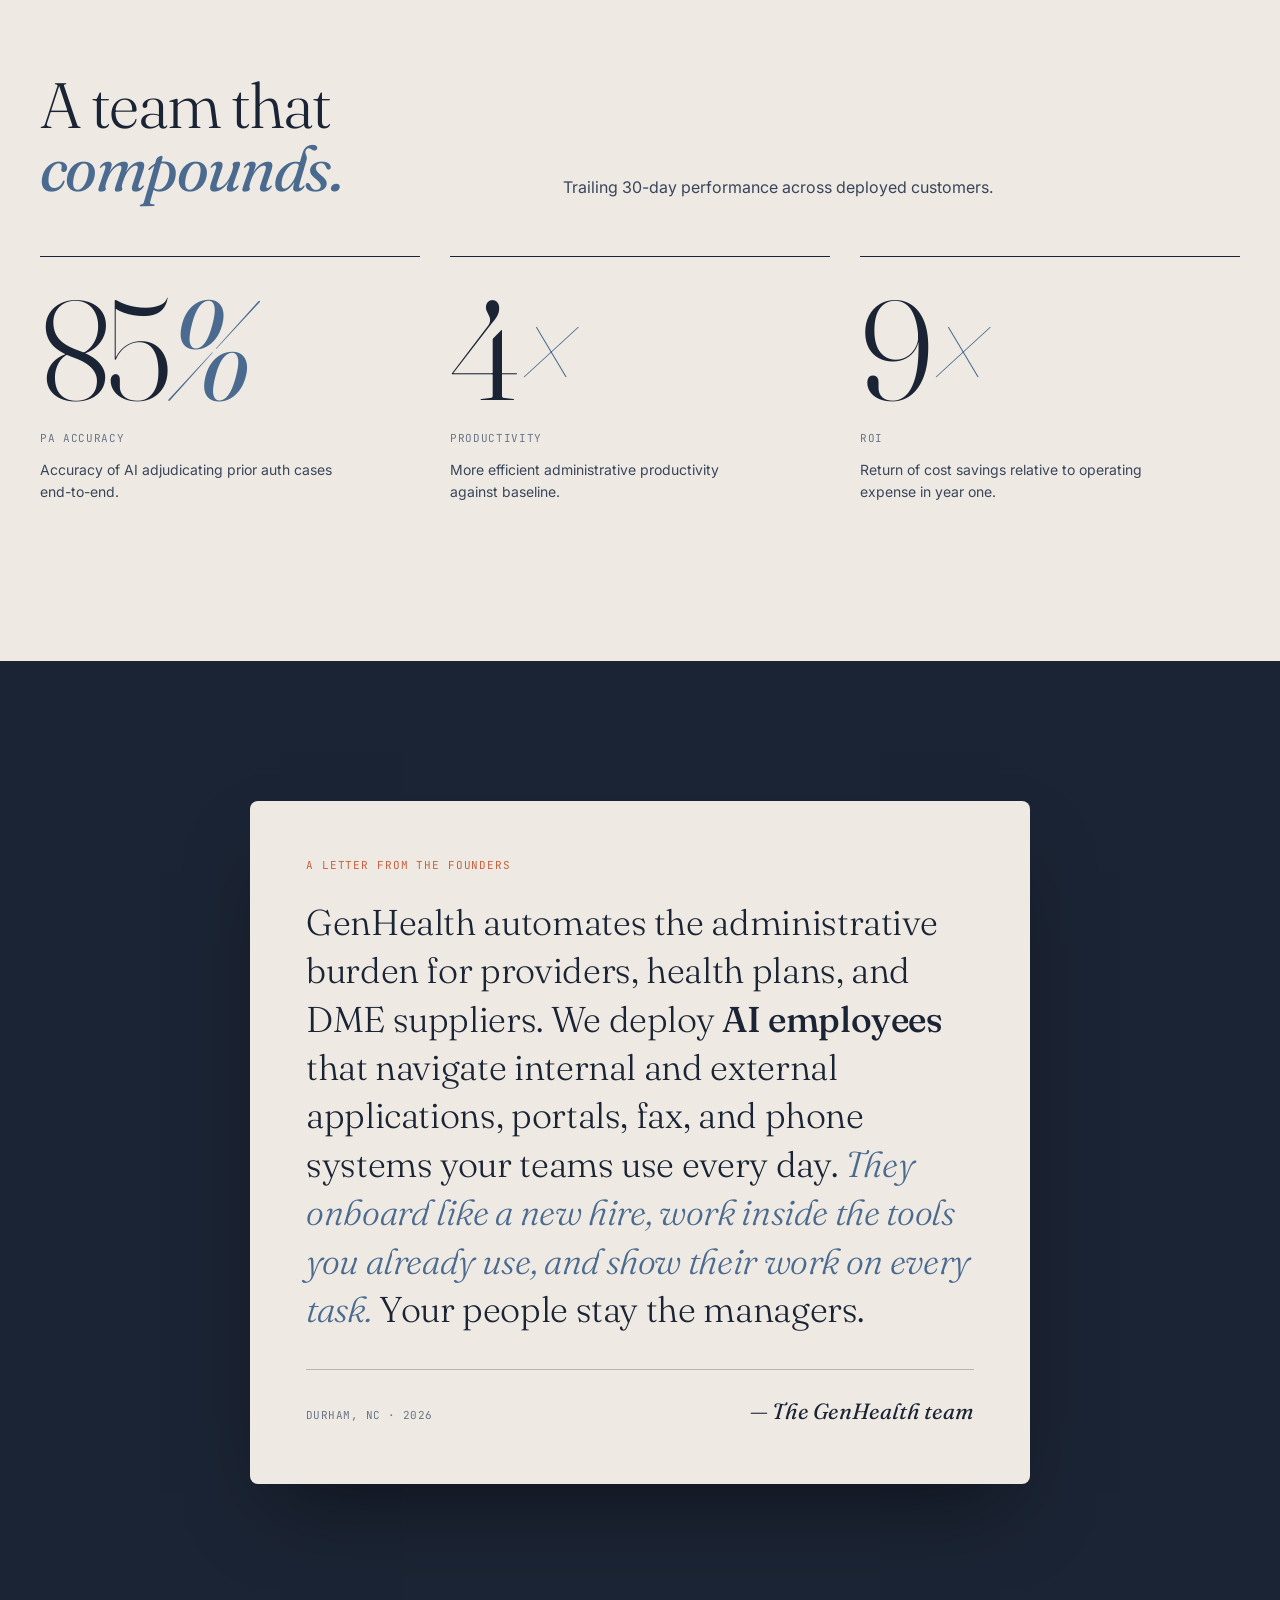
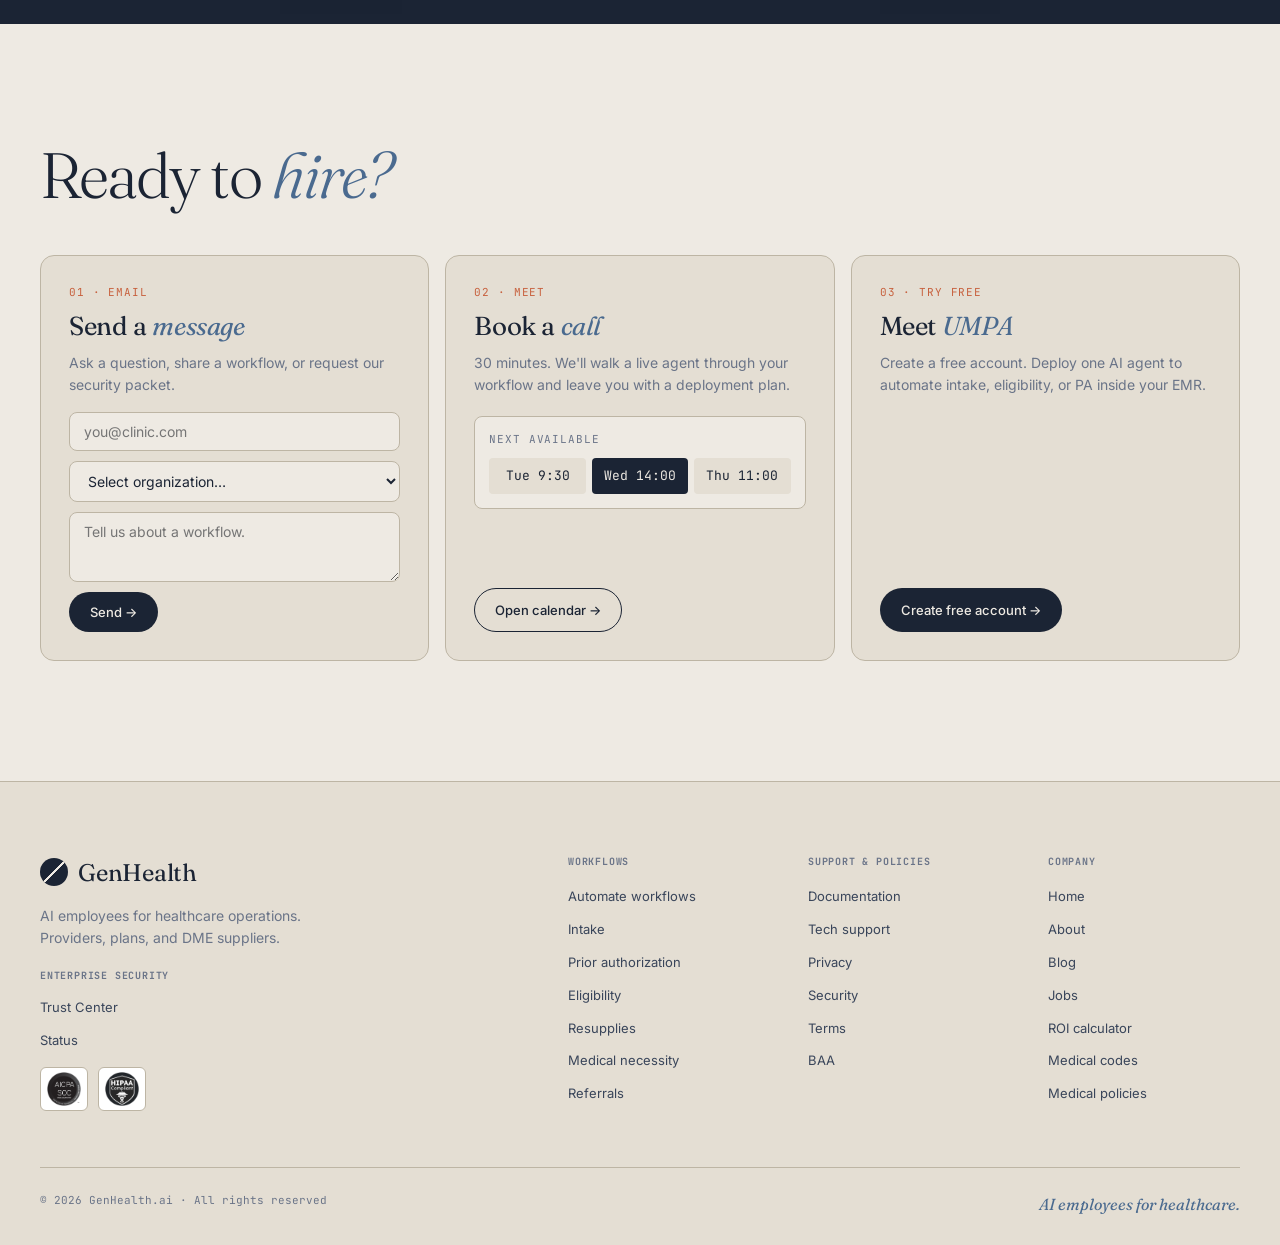
<file: variants/05-team.html>
<!doctype html>
<html lang="en">
<head>
<meta charset="utf-8"/>
<meta name="viewport" content="width=device-width,initial-scale=1"/>
<title>GenHealth — Meet the team.</title>
<link href="https://fonts.googleapis.com/css2?family=Fraunces:ital,wght@0,300;0,400;0,500;1,400&family=Inter:wght@300;400;500;600&family=JetBrains+Mono:wght@400;500&display=swap" rel="stylesheet">
<style>
  :root{
    --bg:#EEEAE3;
    --bg-2:#E4DED3;
    --bg-3:#D8D0C0;
    --ink:#1B2434;
    --ink-2:#39455A;
    --muted:#6A7488;
    --steel:#4A6A8F;
    --steel-deep:#355075;
    --steel-tint:#C8D5E4;
    --rule:#BDB5A4;
    --accent:#C7603D;
  }
  *{box-sizing:border-box;margin:0;padding:0}
  html,body{background:var(--bg);color:var(--ink);font-family:'Inter',sans-serif;-webkit-font-smoothing:antialiased}
  body{font-size:16px;line-height:1.55;overflow-x:hidden}
  a{color:inherit;text-decoration:none}
  img{display:block;max-width:100%}
  .serif{font-family:'Fraunces',serif}
  .mono{font-family:'JetBrains Mono',ui-monospace,monospace}
  .eyebrow{font-family:'JetBrains Mono',monospace;font-size:11px;letter-spacing:.08em;color:var(--muted);text-transform:uppercase}
  .container{max-width:1280px;margin:0 auto;padding:0 40px}
  @media (max-width:720px){.container{padding:0 22px}}

  /* NAV */
  nav.top{position:sticky;top:0;z-index:50;background:color-mix(in oklab,var(--bg) 86%,transparent);backdrop-filter:blur(12px);border-bottom:1px solid transparent;transition:border-color .3s}
  nav.top.scrolled{border-bottom-color:var(--rule)}
  nav.top .inner{display:flex;align-items:center;justify-content:space-between;height:68px}
  .brand{display:flex;align-items:center;gap:10px;font-family:'Fraunces',serif;font-weight:400;font-size:24px;letter-spacing:-.01em}
  .brand .mark{width:28px;height:28px;border-radius:50%;background:var(--ink);position:relative;overflow:hidden}
  .brand .mark::after{content:"";position:absolute;inset:0;background:linear-gradient(135deg,transparent 48%,var(--bg) 48%,var(--bg) 52%,transparent 52%)}
  .nav-links{display:flex;gap:30px;font-size:14px;color:var(--ink-2)}
  .nav-links a:hover{color:var(--steel)}
  .btn{display:inline-flex;align-items:center;gap:8px;padding:11px 20px;border-radius:999px;font-size:13px;font-weight:500;border:1px solid transparent;cursor:pointer;transition:all .2s;font-family:'Inter',sans-serif}
  .btn-primary{background:var(--ink);color:var(--bg)}
  .btn-primary:hover{background:var(--ink-2)}
  .btn-ghost{border-color:var(--ink);color:var(--ink)}
  .btn-ghost:hover{background:var(--ink);color:var(--bg)}

  /* HERO — editorial roster */
  section.hero{padding:56px 0 80px}
  .hero-meta{display:flex;justify-content:space-between;align-items:baseline;margin-bottom:36px;color:var(--muted);font-family:'JetBrains Mono',monospace;font-size:11px;letter-spacing:.08em;text-transform:uppercase;flex-wrap:wrap;gap:8px}
  .hero-meta .right{color:var(--accent)}
  .hero h1{font-family:'Fraunces',serif;font-weight:300;font-size:clamp(54px,8.5vw,148px);line-height:.92;letter-spacing:-.03em;max-width:13ch;text-wrap:balance}
  .hero h1 em{font-style:italic;font-weight:400;color:var(--steel)}
  .hero-row{display:grid;grid-template-columns:6fr 6fr;gap:48px;margin-top:56px;padding-top:32px;border-top:1px solid var(--rule);align-items:start}
  @media (max-width:820px){.hero-row{grid-template-columns:1fr;gap:32px}}
  .hero-row .lede{font-size:18px;line-height:1.55;color:var(--ink-2);max-width:500px}
  .hero-row .lede p+p{margin-top:14px}
  .hero-cta{margin-top:28px;display:flex;gap:10px;flex-wrap:wrap}

  /* ROSTER — signature */
  .roster{display:grid;grid-template-columns:repeat(3,1fr);gap:14px}
  .card-emp{background:var(--bg-2);border:1px solid var(--rule);border-radius:10px;padding:16px;position:relative;transition:transform .3s,box-shadow .3s}
  .card-emp:hover{transform:translateY(-3px);box-shadow:0 18px 30px -22px rgba(27,36,52,.35)}
  .card-emp .pic{aspect-ratio:1;border-radius:8px;overflow:hidden;background:var(--bg-3);position:relative;margin-bottom:12px}
  .card-emp .pic .face{position:absolute;inset:0;display:flex;align-items:center;justify-content:center;font-family:'Fraunces',serif;font-size:48px;color:var(--steel-deep);font-style:italic}
  .card-emp .pic .badge{position:absolute;bottom:8px;right:8px;background:var(--ink);color:var(--bg);padding:3px 8px;border-radius:999px;font-family:'JetBrains Mono',monospace;font-size:9px;letter-spacing:.05em;text-transform:uppercase}
  .card-emp .pic .online{position:absolute;top:8px;left:8px;width:8px;height:8px;background:#5FB28A;border-radius:50%;box-shadow:0 0 0 3px rgba(95,178,138,.25);animation:pulse 1.8s infinite}
  @keyframes pulse{0%,100%{box-shadow:0 0 0 3px rgba(95,178,138,.25)}50%{box-shadow:0 0 0 6px rgba(95,178,138,.1)}}
  .card-emp h4{font-family:'Fraunces',serif;font-weight:400;font-size:22px;letter-spacing:-.01em;line-height:1.1;margin-bottom:2px}
  .card-emp .role{font-size:11px;font-family:'JetBrains Mono',monospace;color:var(--muted);letter-spacing:.04em;text-transform:uppercase;margin-bottom:10px}
  .card-emp .stat-row{display:flex;justify-content:space-between;font-size:11px;padding-top:10px;border-top:1px solid var(--rule)}
  .card-emp .stat-row .k{color:var(--muted)}
  .card-emp .stat-row .v{color:var(--ink);font-family:'JetBrains Mono',monospace}
  @media (max-width:620px){.roster{grid-template-columns:1fr 1fr}}

  /* Shared headings */
  .sec-head{display:grid;grid-template-columns:5fr 7fr;gap:40px;margin-bottom:56px;align-items:end}
  @media (max-width:820px){.sec-head{grid-template-columns:1fr;gap:20px}}
  .sec-head h2{font-family:'Fraunces',serif;font-weight:300;font-size:clamp(36px,5vw,68px);line-height:.98;letter-spacing:-.025em}
  .sec-head h2 em{font-style:italic;font-weight:400;color:var(--steel)}
  .sec-head p{color:var(--ink-2);font-size:16px;max-width:480px}

  /* CHANNELS — job description style */
  section.channels{padding:120px 0;border-top:1px solid var(--rule)}
  .ch-grid{display:grid;grid-template-columns:repeat(3,1fr);gap:20px}
  @media (max-width:820px){.ch-grid{grid-template-columns:1fr}}
  .ch-card{background:var(--bg-2);border:1px solid var(--rule);border-radius:14px;padding:28px;position:relative;overflow:hidden;min-height:380px;display:flex;flex-direction:column}
  .ch-card .ch-hdr{display:flex;justify-content:space-between;align-items:start;margin-bottom:28px}
  .ch-card .ch-hdr .tag{font-family:'JetBrains Mono',monospace;font-size:10px;color:var(--muted);letter-spacing:.08em;text-transform:uppercase;padding:4px 10px;border:1px solid var(--rule);border-radius:999px}
  .ch-card .ch-hdr .dept{font-family:'Fraunces',serif;font-style:italic;color:var(--steel);font-size:15px}
  .ch-card h3{font-family:'Fraunces',serif;font-weight:400;font-size:52px;letter-spacing:-.03em;line-height:.92;margin-bottom:16px}
  .ch-card h3 em{font-style:italic}
  .ch-card p{color:var(--ink-2);font-size:15px;margin-bottom:22px}
  .ch-card .skills{border-top:1px dashed var(--rule);padding-top:16px;margin-top:auto}
  .ch-card .skills .slbl{font-family:'JetBrains Mono',monospace;font-size:10px;color:var(--muted);letter-spacing:.06em;margin-bottom:10px;text-transform:uppercase}
  .ch-card .skills ul{list-style:none;display:flex;flex-direction:column;gap:6px}
  .ch-card .skills li{display:flex;gap:10px;align-items:center;font-size:13px;color:var(--ink-2)}
  .ch-card .skills li::before{content:"";width:4px;height:4px;border-radius:50%;background:var(--steel);flex-shrink:0}
  .ch-card .live{position:absolute;bottom:24px;right:24px;font-family:'JetBrains Mono',monospace;font-size:11px;color:var(--accent);display:flex;align-items:center;gap:6px}
  .ch-card .live::before{content:"";width:6px;height:6px;border-radius:50%;background:var(--accent);animation:pulse 1.6s infinite}

  /* WORKFLOWS — Slack/kanban hybrid */
  section.flows{padding:120px 0;background:var(--bg-2)}
  .flows-wrap{display:grid;grid-template-columns:4fr 8fr;gap:32px}
  @media (max-width:820px){.flows-wrap{grid-template-columns:1fr}}
  .flows-list{background:var(--bg);border:1px solid var(--rule);border-radius:12px;padding:12px}
  .flows-list button{text-align:left;background:transparent;border:0;width:100%;padding:14px 16px;border-radius:8px;font-family:inherit;font-size:15px;color:var(--ink-2);cursor:pointer;display:flex;justify-content:space-between;align-items:center;transition:all .2s;border-bottom:1px solid var(--rule)}
  .flows-list button:last-child{border-bottom:0}
  .flows-list button:hover{color:var(--ink)}
  .flows-list button[aria-selected="true"]{background:var(--ink);color:var(--bg)}
  .flows-list button .ct{font-family:'JetBrains Mono',monospace;font-size:11px;opacity:.6}
  .flows-stage{background:var(--bg);border:1px solid var(--rule);border-radius:12px;overflow:hidden;min-height:540px;display:flex;flex-direction:column}
  .fs-top{padding:18px 24px;border-bottom:1px solid var(--rule);display:flex;align-items:center;gap:14px}
  .fs-top .avatar{width:32px;height:32px;border-radius:50%;background:var(--steel);color:#fff;display:flex;align-items:center;justify-content:center;font-family:'Fraunces',serif;font-style:italic;font-size:14px}
  .fs-top .who{font-size:13px}
  .fs-top .who b{display:block;font-weight:500}
  .fs-top .who span{color:var(--muted);font-family:'JetBrains Mono',monospace;font-size:11px}
  .fs-top .status{margin-left:auto;font-family:'JetBrains Mono',monospace;font-size:11px;color:var(--accent);display:flex;align-items:center;gap:6px}
  .fs-top .status::before{content:"";width:6px;height:6px;border-radius:50%;background:var(--accent);animation:pulse 1.6s infinite}
  .fs-body{padding:28px 32px;flex:1;display:flex;flex-direction:column;gap:18px}
  .fs-body h3{font-family:'Fraunces',serif;font-weight:400;font-size:38px;letter-spacing:-.02em;line-height:1}
  .fs-body h3 em{font-style:italic;color:var(--steel)}
  .fs-body .lede{color:var(--ink-2);max-width:500px}
  .log{border:1px solid var(--rule);border-radius:8px;background:var(--bg-2);overflow:hidden;flex:1;display:flex;flex-direction:column}
  .log-head{padding:10px 16px;border-bottom:1px solid var(--rule);font-family:'JetBrains Mono',monospace;font-size:11px;color:var(--muted);display:flex;justify-content:space-between}
  .log-body{padding:14px 16px;flex:1;display:flex;flex-direction:column;gap:10px;font-size:13px}
  .log-entry{display:flex;gap:12px}
  .log-entry .t{font-family:'JetBrains Mono',monospace;font-size:11px;color:var(--muted);width:60px;flex-shrink:0;padding-top:2px}
  .log-entry .m{color:var(--ink-2);line-height:1.5}
  .log-entry .m b{color:var(--ink);font-weight:500}
  .log-entry .m .tag{display:inline-block;padding:1px 7px;background:var(--steel-tint);color:var(--steel-deep);border-radius:3px;font-family:'JetBrains Mono',monospace;font-size:11px;margin:0 2px}
  .log-entry.hl .m{background:#FDF1E8;padding:6px 10px;margin-left:-10px;border-radius:4px;border-left:2px solid var(--accent)}
  .fs-foot{padding:14px 24px;border-top:1px solid var(--rule);display:flex;justify-content:space-between;font-family:'JetBrains Mono',monospace;font-size:11px;color:var(--muted)}
  .fs-foot b{color:var(--ink)}

  /* TESTIMONIAL — as interview */
  section.testimonial{padding:140px 0}
  .interview{display:grid;grid-template-columns:4fr 8fr;gap:48px;max-width:1100px;margin:0 auto}
  @media (max-width:820px){.interview{grid-template-columns:1fr}}
  .interview .aside{display:flex;flex-direction:column;gap:16px}
  .interview .aside .logo-card{background:var(--bg-2);border:1px solid var(--rule);border-radius:12px;padding:20px;display:flex;flex-direction:column;gap:16px}
  .interview .aside .logo-card img{width:84px;height:84px;border-radius:8px;object-fit:cover}
  .interview .aside .logo-card h5{font-family:'Fraunces',serif;font-weight:400;font-size:24px;letter-spacing:-.01em;line-height:1.05}
  .interview .aside .logo-card p{font-size:13px;color:var(--muted)}
  .interview .aside .stats-mini{display:grid;grid-template-columns:1fr 1fr;gap:8px}
  .stat-mini{padding:14px;background:var(--bg-2);border:1px solid var(--rule);border-radius:10px}
  .stat-mini .v{font-family:'Fraunces',serif;font-weight:400;font-size:28px;letter-spacing:-.02em;line-height:1}
  .stat-mini .k{font-size:11px;font-family:'JetBrains Mono',monospace;color:var(--muted);margin-top:4px;text-transform:uppercase;letter-spacing:.04em}
  .interview blockquote{font-family:'Fraunces',serif;font-weight:300;font-size:clamp(22px,2.8vw,34px);line-height:1.3;letter-spacing:-.015em;text-wrap:balance}
  .interview blockquote em{font-style:italic;color:var(--steel)}
  .interview .by{display:flex;align-items:center;gap:14px;margin-top:32px;padding-top:24px;border-top:1px solid var(--rule)}
  .interview .by .av{width:48px;height:48px;border-radius:50%;background:var(--steel);color:#fff;display:flex;align-items:center;justify-content:center;font-family:'Fraunces',serif;font-style:italic;font-size:18px}
  .interview .by .who{font-size:13px;color:var(--muted)}
  .interview .by .who b{display:block;color:var(--ink);font-weight:500;font-size:15px;font-family:'Inter',sans-serif}

  /* INTEGRATIONS — as org chart directory */
  section.integrations{padding:110px 0;background:var(--bg-2);border-top:1px solid var(--rule);border-bottom:1px solid var(--rule)}
  .dir{display:grid;grid-template-columns:repeat(2,1fr);gap:24px}
  @media (max-width:820px){.dir{grid-template-columns:1fr}}
  .dir-col h4{font-family:'Fraunces',serif;font-weight:400;font-size:22px;margin-bottom:14px}
  .dir-col h4 em{font-style:italic;color:var(--steel)}
  .dir-list{display:flex;flex-direction:column;gap:2px}
  .dir-row{padding:14px 16px;background:var(--bg);border-radius:8px;display:flex;justify-content:space-between;align-items:center;font-size:14px;transition:background .2s}
  .dir-row:hover{background:var(--bg-3)}
  .dir-row .name{font-weight:500}
  .dir-row .type{color:var(--muted);font-family:'JetBrains Mono',monospace;font-size:11px}

  /* ONBOARDING — new-hire checklist */
  section.onboard{padding:120px 0}
  .checklist{max-width:900px;margin:0 auto;background:var(--bg-2);border:1px solid var(--rule);border-radius:16px;padding:40px;display:flex;flex-direction:column;gap:4px;position:relative}
  .checklist .title{font-family:'Fraunces',serif;font-weight:400;font-size:28px;letter-spacing:-.01em;margin-bottom:8px}
  .checklist .title em{font-style:italic;color:var(--steel)}
  .checklist .sub{color:var(--muted);font-size:14px;margin-bottom:24px}
  .check-row{display:grid;grid-template-columns:32px 1fr auto;gap:16px;padding:18px 0;border-top:1px solid var(--rule);align-items:center}
  .check-row .box{width:22px;height:22px;border-radius:50%;border:2px solid var(--ink);display:flex;align-items:center;justify-content:center}
  .check-row .box svg{opacity:0;transition:opacity .3s}
  .check-row.done .box{background:var(--ink)}
  .check-row.done .box svg{opacity:1}
  .check-row .label{font-size:16px;color:var(--ink)}
  .check-row .label b{font-weight:500}
  .check-row .label span{display:block;color:var(--muted);font-size:13px;margin-top:2px}
  .check-row.done .label b{text-decoration:line-through;text-decoration-thickness:1px;color:var(--muted)}
  .check-row .when{font-family:'JetBrains Mono',monospace;font-size:11px;color:var(--muted);letter-spacing:.04em}

  /* PRODUCTS — resume cards */
  section.products{padding:120px 0;background:var(--bg-2)}
  .prod-grid{display:grid;grid-template-columns:repeat(2,1fr);gap:18px}
  @media (max-width:820px){.prod-grid{grid-template-columns:1fr}}
  .resume{background:var(--bg);border:1px solid var(--rule);border-radius:14px;padding:28px;position:relative}
  .resume .rh{display:flex;gap:18px;align-items:center;padding-bottom:20px;border-bottom:1px solid var(--rule);margin-bottom:20px}
  .resume .rh .pic{width:60px;height:60px;border-radius:50%;background:var(--ink);color:var(--bg);display:flex;align-items:center;justify-content:center;font-family:'Fraunces',serif;font-style:italic;font-size:24px;flex-shrink:0}
  .resume .rh h3{font-family:'Fraunces',serif;font-weight:400;font-size:26px;letter-spacing:-.015em;line-height:1.05}
  .resume .rh .sub{font-family:'JetBrains Mono',monospace;font-size:11px;color:var(--muted);letter-spacing:.04em;text-transform:uppercase;margin-top:4px}
  .resume .desc{color:var(--ink-2);font-size:14px;margin-bottom:16px}
  .resume .kv{display:grid;grid-template-columns:auto 1fr;gap:8px 14px;font-size:13px}
  .resume .kv .k{font-family:'JetBrains Mono',monospace;font-size:11px;color:var(--muted);letter-spacing:.04em;text-transform:uppercase;padding-top:2px}
  .resume .kv .v{color:var(--ink-2)}

  /* STATS */
  section.stats{padding:130px 0;border-top:1px solid var(--rule)}
  .stats-row{display:grid;grid-template-columns:repeat(3,1fr);gap:30px}
  @media (max-width:820px){.stats-row{grid-template-columns:1fr}}
  .sbig{padding:28px 0;border-top:1px solid var(--ink)}
  .sbig .num{font-family:'Fraunces',serif;font-weight:300;font-size:clamp(90px,11vw,164px);line-height:.92;letter-spacing:-.04em;font-variant-numeric:tabular-nums}
  .sbig .num em{font-style:italic;color:var(--steel);font-weight:400}
  .sbig .k{font-size:11px;font-family:'JetBrains Mono',monospace;color:var(--muted);letter-spacing:.06em;text-transform:uppercase;margin-top:16px;margin-bottom:12px}
  .sbig p{font-size:14px;color:var(--ink-2);max-width:320px}

  /* MISSION — letter */
  section.mission{padding:140px 0;background:var(--ink);color:var(--bg)}
  .letter{max-width:780px;margin:0 auto;background:var(--bg);color:var(--ink);padding:56px;border-radius:8px;position:relative;box-shadow:0 40px 80px -30px rgba(0,0,0,.5)}
  .letter .eyebrow{color:var(--accent)}
  .letter h2{font-family:'Fraunces',serif;font-weight:300;font-size:clamp(24px,2.8vw,36px);line-height:1.35;letter-spacing:-.01em;margin:24px 0 28px;text-wrap:pretty}
  .letter h2 em{font-style:italic;color:var(--steel)}
  .letter h2 b{font-weight:500}
  .letter .sign{margin-top:36px;padding-top:24px;border-top:1px solid var(--rule);display:flex;justify-content:space-between;align-items:baseline;font-family:'JetBrains Mono',monospace;font-size:11px;color:var(--muted);letter-spacing:.04em;text-transform:uppercase}
  .letter .sign em{font-family:'Fraunces',serif;font-style:italic;color:var(--ink);font-size:22px;text-transform:none;letter-spacing:0}

  /* CONTACT */
  section.contact{padding:120px 0}
  .contact h2{font-family:'Fraunces',serif;font-weight:300;font-size:clamp(38px,5vw,68px);line-height:.98;letter-spacing:-.03em;margin-bottom:48px;max-width:14ch}
  .contact h2 em{font-style:italic;color:var(--steel)}
  .c-grid{display:grid;grid-template-columns:repeat(3,1fr);gap:16px}
  @media (max-width:820px){.c-grid{grid-template-columns:1fr}}
  .c-card{background:var(--bg-2);border:1px solid var(--rule);border-radius:14px;padding:28px;display:flex;flex-direction:column;gap:12px}
  .c-card h3{font-family:'Fraunces',serif;font-weight:400;font-size:26px;letter-spacing:-.015em;line-height:1.05}
  .c-card h3 em{font-style:italic;color:var(--steel)}
  .c-card p{font-size:14px;color:var(--muted)}
  .c-form{display:flex;flex-direction:column;gap:10px;margin-top:4px}
  .c-form input,.c-form select,.c-form textarea{background:var(--bg);border:1px solid var(--rule);border-radius:8px;padding:10px 14px;font-family:inherit;font-size:14px;outline:none;color:var(--ink)}
  .c-form input:focus,.c-form textarea:focus,.c-form select:focus{border-color:var(--steel)}
  .c-form textarea{resize:vertical;min-height:70px}
  .c-card .btn{margin-top:auto;align-self:flex-start}

  /* FOOTER */
  footer{background:var(--bg-2);border-top:1px solid var(--rule);padding:72px 0 28px}
  .foot-colophon{display:grid;grid-template-columns:2.5fr 1fr 1fr 1fr;gap:48px;align-items:start}
  @media (max-width:820px){.foot-colophon{grid-template-columns:1fr 1fr}}
  .foot-brand .tag{color:var(--muted);font-size:14px;max-width:320px;margin:14px 0 20px}
  .foot-brand h5{font-family:'JetBrains Mono',monospace;font-size:10px;letter-spacing:.08em;color:var(--muted);margin-bottom:10px;text-transform:uppercase}
  .foot-brand .seals{display:flex;gap:10px;margin-top:16px}
  .foot-brand .seals img{height:44px;background:#fff;border:1px solid var(--rule);border-radius:6px;padding:4px 6px}
  footer h5{font-family:'JetBrains Mono',monospace;font-size:10px;letter-spacing:.08em;color:var(--muted);margin-bottom:14px;text-transform:uppercase}
  footer ul{list-style:none;display:flex;flex-direction:column;gap:8px}
  footer ul a{color:var(--ink-2);font-size:13px}
  footer ul a:hover{color:var(--steel)}
  .foot-bottom{margin-top:56px;padding-top:24px;border-top:1px solid var(--rule);display:flex;justify-content:space-between;font-family:'JetBrains Mono',monospace;font-size:11px;color:var(--muted);flex-wrap:wrap;gap:10px}
  .foot-bottom em{color:var(--steel);font-family:'Fraunces',serif;font-size:16px;font-style:italic}
</style>
</head>
<body>

<nav class="top" id="topnav">
  <div class="container inner">
    <a class="brand" href="#"><span class="mark"></span><span>GenHealth</span></a>
    <div class="nav-links">
      <a href="#team">The team</a>
      <a href="#flows">Workflows</a>
      <a href="#products">Products</a>
      <a href="#company">Company</a>
    </div>
    <a class="btn btn-primary" href="#contact">Hire a team →</a>
  </div>
</nav>

<!-- HERO -->
<section class="hero">
  <div class="container">
    <div class="hero-meta">
      <div>Est. 2023 · Durham, NC · <span style="color:var(--accent)">●</span> hiring 24 / 7</div>
      <div class="right">Currently working: 18,432 agents</div>
    </div>
    <h1>Meet your <em>new</em> team.</h1>

    <div class="hero-row">
      <div>
        <p class="lede">
          Your best coworkers aren't tired today. GenHealth deploys AI employees that handle intake, eligibility, prior auth, claims, denials, and resupplies — on web, fax, and phone, inside the systems you already use.
        </p>
        <p class="lede">
          They onboard like a new hire: shadow your process, ask clarifying questions, run supervised for a week, then operate independently. You stay the manager.
        </p>
        <div class="hero-cta">
          <a class="btn btn-primary" href="#contact">Hire a team →</a>
          <a class="btn btn-ghost" href="https://umpa.genhealth.ai">Try free with one agent</a>
        </div>
      </div>

      <div class="roster" id="roster">
        <!-- filled by JS -->
      </div>
    </div>
  </div>
</section>

<!-- CHANNELS as job descriptions -->
<section class="channels" id="team">
  <div class="container">
    <div class="sec-head">
      <h2>Three departments,<br/>one <em>hire.</em></h2>
      <p>Your new employees work across the channels healthcare operations live on — and move seamlessly between them.</p>
    </div>
    <div class="ch-grid">
      <div class="ch-card">
        <div class="ch-hdr"><span class="tag">Department 01</span><span class="dept">Digital</span></div>
        <h3>The <em>Web</em><br/>Operator.</h3>
        <p>Lives in your EMR, billing system, and payer portals. Reads, clicks, and enters data like a teammate.</p>
        <div class="skills">
          <div class="slbl">Known systems</div>
          <ul><li>Brightree · Niko · Epic · athenahealth</li><li>UnitedHealthcare · Aetna · Cigna portals</li><li>Medicare / Medicaid MACs</li></ul>
        </div>
        <span class="live">● on shift</span>
      </div>
      <div class="ch-card">
        <div class="ch-hdr"><span class="tag">Department 02</span><span class="dept">Documents</span></div>
        <h3>The <em>Fax</em><br/>Reader.</h3>
        <p>Receives inbound faxes, reads them like a document specialist, extracts the fields, routes them where they belong.</p>
        <div class="skills">
          <div class="slbl">Known systems</div>
          <ul><li>Faxage · SRFax · Sfax · Ringcentral Fax</li><li>CMNs · sleep studies · scripts</li><li>Multi-page classification & OCR</li></ul>
        </div>
        <span class="live">● on shift</span>
      </div>
      <div class="ch-card">
        <div class="ch-hdr"><span class="tag">Department 03</span><span class="dept">Voice</span></div>
        <h3>The <em>Phone</em><br/>Caller.</h3>
        <p>Places outbound calls to patients and providers for the pieces only voice can confirm. Transcripts and notes written to chart.</p>
        <div class="skills">
          <div class="slbl">Known systems</div>
          <ul><li>RingCentral · Twilio · Dialpad</li><li>Patient outreach · verification · consent</li><li>Payer IVR navigation</li></ul>
        </div>
        <span class="live">● on shift</span>
      </div>
    </div>
  </div>
</section>

<!-- FLOWS -->
<section class="flows" id="flows">
  <div class="container">
    <div class="sec-head">
      <h2>Watch them <em>work.</em></h2>
      <p>Every task your team runs, your AI teammates can run too — with context, reasoning, and a full activity log.</p>
    </div>
    <div class="flows-wrap">
      <div class="flows-list" id="flowsList">
        <button aria-selected="true" data-wf="intake"><span>Intake & data entry</span><span class="ct">1,240 today</span></button>
        <button data-wf="eligibility"><span>Eligibility</span><span class="ct">862 today</span></button>
        <button data-wf="pa"><span>Prior authorization</span><span class="ct">418 today</span></button>
        <button data-wf="resupplies"><span>DME resupplies</span><span class="ct">1,992 today</span></button>
        <button data-wf="appeals"><span>Denials & appeals</span><span class="ct">154 today</span></button>
        <button data-wf="medneed"><span>Medical necessity</span><span class="ct">386 today</span></button>
        <button data-wf="referrals"><span>Referrals</span><span class="ct">247 today</span></button>
      </div>
      <div class="flows-stage" id="flowsStage"></div>
    </div>
  </div>
</section>

<!-- TESTIMONIAL -->
<section class="testimonial">
  <div class="container interview">
    <div class="aside">
      <div class="logo-card">
        <img src="assets/piedmont.jpg" alt="">
        <div>
          <h5>Piedmont Medical Solutions</h5>
          <p>DME · 5-state · respiratory & mobility</p>
        </div>
      </div>
      <div class="stats-mini">
        <div class="stat-mini"><div class="v">5×</div><div class="k">smaller team</div></div>
        <div class="stat-mini"><div class="v">∞</div><div class="k">transparency</div></div>
        <div class="stat-mini"><div class="v">0</div><div class="k">drop-off</div></div>
        <div class="stat-mini"><div class="v">24/7</div><div class="k">coverage</div></div>
      </div>
    </div>
    <div>
      <div class="eyebrow" style="color:var(--accent)">Customer interview · Jan 2026</div>
      <blockquote style="margin-top:24px">
        We transitioned to GenHealth for full-service intake and billing and couldn't be happier. By leveraging AI, they've automated <em>more work with better results</em> than our previous outsourced team — which was five times their size. As a true partner, they catch problems sooner and offer a level of transparency we never had before.
      </blockquote>
      <div class="by">
        <div class="av">JB</div>
        <div class="who"><b>Jack Bachman</b>CEO & Owner, Piedmont Medical Solutions</div>
      </div>
    </div>
  </div>
</section>

<!-- INTEGRATIONS as directory -->
<section class="integrations">
  <div class="container">
    <div class="sec-head">
      <h2>Where they <em>work.</em></h2>
      <p>Pre-built agents for the plans, EMRs, billing systems, fax lines, and phone trees your operation already runs on.</p>
    </div>
    <div class="dir">
      <div class="dir-col">
        <h4>Payers <em>& programs</em></h4>
        <div class="dir-list">
          <div class="dir-row"><span class="name">UnitedHealthcare</span><span class="type">Commercial · Medicare Adv.</span></div>
          <div class="dir-row"><span class="name">Aetna</span><span class="type">Commercial · Exchange</span></div>
          <div class="dir-row"><span class="name">Cigna</span><span class="type">Commercial</span></div>
          <div class="dir-row"><span class="name">Humana</span><span class="type">Medicare Adv.</span></div>
          <div class="dir-row"><span class="name">eMedNY</span><span class="type">Medicaid (NY)</span></div>
          <div class="dir-row"><span class="name">Noridian Medicare</span><span class="type">MAC</span></div>
          <div class="dir-row"><span class="name">myCGS DME MAC</span><span class="type">Jurisdiction B</span></div>
          <div class="dir-row"><span class="name">EviCore</span><span class="type">Benefit management</span></div>
        </div>
      </div>
      <div class="dir-col">
        <h4>Software <em>& channels</em></h4>
        <div class="dir-list">
          <div class="dir-row"><span class="name">Brightree</span><span class="type">DME billing</span></div>
          <div class="dir-row"><span class="name">Niko Health</span><span class="type">DME platform</span></div>
          <div class="dir-row"><span class="name">Epic Systems</span><span class="type">EMR</span></div>
          <div class="dir-row"><span class="name">athenahealth</span><span class="type">EMR / practice mgmt</span></div>
          <div class="dir-row"><span class="name">eClinicalWorks</span><span class="type">EMR</span></div>
          <div class="dir-row"><span class="name">Faxage</span><span class="type">Cloud fax</span></div>
          <div class="dir-row"><span class="name">RingCentral</span><span class="type">Voice</span></div>
          <div class="dir-row"><span class="name">Gmail · Outlook</span><span class="type">Email</span></div>
        </div>
      </div>
    </div>
  </div>
</section>

<!-- ONBOARDING -->
<section class="onboard">
  <div class="container">
    <div class="sec-head">
      <h2>Their first <em>week.</em></h2>
      <p>Onboarding an AI teammate looks almost exactly like onboarding a person — minus the training, the drop-off, and the turnover.</p>
    </div>
    <div class="checklist">
      <div class="title">New hire: <em>UMPA Intake</em></div>
      <div class="sub">Start date — Monday · Manager — your ops lead</div>
      <div class="check-row done">
        <div class="box"><svg width="12" height="10" viewBox="0 0 12 10" fill="none"><path d="M1 5l3.5 3.5L11 1.5" stroke="#fff" stroke-width="2" stroke-linecap="round"/></svg></div>
        <div class="label"><b>Share workflows</b><span>Record your screen. Walk through the flows you want to automate. Narrate context.</span></div>
        <div class="when">Day 1</div>
      </div>
      <div class="check-row done">
        <div class="box"><svg width="12" height="10" viewBox="0 0 12 10" fill="none"><path d="M1 5l3.5 3.5L11 1.5" stroke="#fff" stroke-width="2" stroke-linecap="round"/></svg></div>
        <div class="label"><b>Grant system access</b><span>Create accounts in your apps. Share credentials with the agent.</span></div>
        <div class="when">Day 2</div>
      </div>
      <div class="check-row done">
        <div class="box"><svg width="12" height="10" viewBox="0 0 12 10" fill="none"><path d="M1 5l3.5 3.5L11 1.5" stroke="#fff" stroke-width="2" stroke-linecap="round"/></svg></div>
        <div class="label"><b>Let GenHealth learn</b><span>Agent builds deterministic flows and runs tests for your approval.</span></div>
        <div class="when">Days 3–5</div>
      </div>
      <div class="check-row">
        <div class="box"><svg width="12" height="10" viewBox="0 0 12 10" fill="none"><path d="M1 5l3.5 3.5L11 1.5" stroke="#fff" stroke-width="2" stroke-linecap="round"/></svg></div>
        <div class="label"><b>Set it loose</b><span>Flows go autonomous. Every execution tracked inside GenHealth's app.</span></div>
        <div class="when">Day 6+</div>
      </div>
    </div>
  </div>
</section>

<!-- PRODUCTS -->
<section class="products" id="products">
  <div class="container">
    <div class="sec-head">
      <h2>Open <em>roles.</em></h2>
      <p>Specialists for the specific rooms of your operation.</p>
    </div>
    <div class="prod-grid">
      <div class="resume">
        <div class="rh"><div class="pic">I</div><div><h3>Intake & Data Entry</h3><div class="sub">Full-time · on-shift 24/7</div></div></div>
        <p class="desc">Connect to fax or upload documents. Every field extracted, entered into your EMR and billing systems.</p>
        <div class="kv">
          <div class="k">Handles</div><div class="v">CMNs, sleep studies, referrals, scripts</div>
          <div class="k">Writes to</div><div class="v">Brightree · Niko · Epic · athena</div>
          <div class="k">Tenure</div><div class="v">Deployed since 2024</div>
        </div>
      </div>
      <div class="resume">
        <div class="rh"><div class="pic">P</div><div><h3>Prior Authorization</h3><div class="sub">Full-time · on-shift 24/7</div></div></div>
        <p class="desc">Submit or adjudicate PAs with AI that reads plan policy against patient chart and explains its reasoning.</p>
        <div class="kv">
          <div class="k">Handles</div><div class="v">Provider PA · payer adjudication</div>
          <div class="k">Policies</div><div class="v">CMS LCDs · commercial MCGs</div>
          <div class="k">Accuracy</div><div class="v">95% vs. human adjudicator</div>
        </div>
      </div>
      <div class="resume">
        <div class="rh"><div class="pic">E</div><div><h3>Eligibility</h3><div class="sub">Full-time · on-shift 24/7</div></div></div>
        <p class="desc">Runs eligibility without running batches. Logs in, verifies, writes coverage back to your system.</p>
        <div class="kv">
          <div class="k">Handles</div><div class="v">Coverage · deductible · benefits</div>
          <div class="k">Sources</div><div class="v">Payer portals · 270/271</div>
          <div class="k">Latency</div><div class="v">Avg. 42s per patient</div>
        </div>
      </div>
      <div class="resume">
        <div class="rh"><div class="pic">R</div><div><h3>DME Resupplies</h3><div class="sub">Full-time · on-shift 24/7</div></div></div>
        <p class="desc">Patient outreach, data entry, fulfillment coordination — end to end, with provider fax loops closed.</p>
        <div class="kv">
          <div class="k">Handles</div><div class="v">CPAP · CGM · wound · mobility</div>
          <div class="k">Outreach</div><div class="v">SMS · email · voice</div>
          <div class="k">Cycle</div><div class="v">Automated per payer rule</div>
        </div>
      </div>
    </div>
  </div>
</section>

<!-- STATS -->
<section class="stats">
  <div class="container">
    <div class="sec-head">
      <h2>A team that <em>compounds.</em></h2>
      <p>Trailing 30-day performance across deployed customers.</p>
    </div>
    <div class="stats-row">
      <div class="sbig">
        <div class="num" data-counter="95" data-suffix="%">0<em>%</em></div>
        <div class="k">PA accuracy</div>
        <p>Accuracy of AI adjudicating prior auth cases end-to-end.</p>
      </div>
      <div class="sbig">
        <div class="num" data-counter="4" data-suffix="×">0<em>×</em></div>
        <div class="k">Productivity</div>
        <p>More efficient administrative productivity against baseline.</p>
      </div>
      <div class="sbig">
        <div class="num" data-counter="10" data-suffix="×">0<em>×</em></div>
        <div class="k">ROI</div>
        <p>Return of cost savings relative to operating expense in year one.</p>
      </div>
    </div>
  </div>
</section>

<!-- MISSION -->
<section class="mission" id="company">
  <div class="container">
    <div class="letter">
      <div class="eyebrow">A letter from the founders</div>
      <h2>GenHealth automates the administrative burden for providers, health plans, and DME suppliers. We deploy <b>AI employees</b> that navigate internal and external applications, portals, fax, and phone systems your teams use every day. <em>They onboard like a new hire, work inside the tools you already use, and show their work on every task.</em> Your people stay the managers.</h2>
      <div class="sign">
        <span>Durham, NC · 2026</span>
        <em>— The GenHealth team</em>
      </div>
    </div>
  </div>
</section>

<!-- CONTACT -->
<section class="contact" id="contact">
  <div class="container">
    <h2>Ready to <em>hire?</em></h2>
    <div class="c-grid">
      <div class="c-card">
        <div class="eyebrow" style="color:var(--accent)">01 · Email</div>
        <h3>Send a <em>message</em></h3>
        <p>Ask a question, share a workflow, or request our security packet.</p>
        <form class="c-form" onsubmit="event.preventDefault()">
          <input type="email" placeholder="you@clinic.com">
          <select><option>Select organization…</option><option>Provider</option><option>DME</option><option>Health plan</option><option>Patient</option><option>Other</option></select>
          <textarea placeholder="Tell us about a workflow."></textarea>
          <button class="btn btn-primary" type="submit">Send →</button>
        </form>
      </div>
      <div class="c-card">
        <div class="eyebrow" style="color:var(--accent)">02 · Meet</div>
        <h3>Book a <em>call</em></h3>
        <p>30 minutes. We'll walk a live agent through your workflow and leave you with a deployment plan.</p>
        <div style="margin:8px 0;padding:14px;background:var(--bg);border:1px solid var(--rule);border-radius:8px">
          <div class="eyebrow" style="color:var(--muted);margin-bottom:10px">Next available</div>
          <div style="display:flex;gap:6px;font-family:'JetBrains Mono',monospace;font-size:13px">
            <div style="flex:1;padding:8px;text-align:center;background:var(--bg-2);border-radius:4px">Tue 9:30</div>
            <div style="flex:1;padding:8px;text-align:center;background:var(--ink);color:var(--bg);border-radius:4px">Wed 14:00</div>
            <div style="flex:1;padding:8px;text-align:center;background:var(--bg-2);border-radius:4px">Thu 11:00</div>
          </div>
        </div>
        <a class="btn btn-ghost" href="#" style="margin-top:auto">Open calendar →</a>
      </div>
      <div class="c-card">
        <div class="eyebrow" style="color:var(--accent)">03 · Try free</div>
        <h3>Meet <em>UMPA</em></h3>
        <p>Create a free account. Deploy one AI agent to automate intake, eligibility, or PA inside your EMR.</p>
        <a class="btn btn-primary" href="https://umpa.genhealth.ai" style="margin-top:auto">Create free account →</a>
      </div>
    </div>
  </div>
</section>

<!-- FOOTER -->
<footer>
  <div class="container">
    <div class="foot-colophon">
      <div class="foot-brand">
        <div class="brand"><span class="mark"></span><span>GenHealth</span></div>
        <p class="tag">AI employees for healthcare operations. Providers, plans, and DME suppliers.</p>
        <h5>Enterprise security</h5>
        <ul><li><a href="https://trust.genhealth.ai">Trust Center</a></li><li><a href="https://status.genhealth.ai">Status</a></li></ul>
        <div class="seals"><img src="assets/socII.png" alt=""><img src="assets/hipaa.png" alt=""></div>
      </div>
      <div>
        <h5>Workflows</h5>
        <ul>
          <li><a href="#">Automate workflows</a></li><li><a href="#">Intake</a></li>
          <li><a href="#">Prior authorization</a></li><li><a href="#">Eligibility</a></li>
          <li><a href="#">Resupplies</a></li><li><a href="#">Medical necessity</a></li>
          <li><a href="#">Referrals</a></li>
        </ul>
      </div>
      <div>
        <h5>Support & policies</h5>
        <ul>
          <li><a href="#">Documentation</a></li><li><a href="mailto:support@genhealth.ai">Tech support</a></li>
          <li><a href="#">Privacy</a></li><li><a href="#">Security</a></li>
          <li><a href="#">Terms</a></li><li><a href="#">BAA</a></li>
        </ul>
      </div>
      <div>
        <h5>Company</h5>
        <ul>
          <li><a href="#">Home</a></li><li><a href="#">About</a></li>
          <li><a href="#">Blog</a></li><li><a href="#">Jobs</a></li>
          <li><a href="#">ROI calculator</a></li><li><a href="#">Medical codes</a></li>
          <li><a href="#">Medical policies</a></li>
        </ul>
      </div>
    </div>
    <div class="foot-bottom">
      <span>© 2026 GenHealth.ai · All rights reserved</span>
      <em>AI employees for healthcare.</em>
    </div>
  </div>
</footer>

<script>
const nav=document.getElementById('topnav');
addEventListener('scroll',()=>nav.classList.toggle('scrolled',scrollY>8));

// ROSTER
const roster=[
  {init:'U',name:'Umpa',role:'Intake agent',dept:'Web',started:'2024-06',runs:'1.4M'},
  {init:'R',name:'Ria',role:'Resupplies',dept:'Voice',started:'2024-09',runs:'892K'},
  {init:'P',name:'Pax',role:'Prior auth',dept:'Web',started:'2025-01',runs:'241K'},
  {init:'E',name:'Eli',role:'Eligibility',dept:'Web',started:'2024-07',runs:'2.1M'},
  {init:'F',name:'Fin',role:'Fax reader',dept:'Docs',started:'2024-08',runs:'3.8M'},
  {init:'A',name:'Alba',role:'Appeals',dept:'Web',started:'2025-02',runs:'38K'},
];
document.getElementById('roster').innerHTML=roster.map(r=>`
  <div class="card-emp">
    <div class="pic">
      <div class="online"></div>
      <div class="face">${r.init}</div>
      <div class="badge">${r.dept}</div>
    </div>
    <h4>${r.name}</h4>
    <div class="role">${r.role}</div>
    <div class="stat-row"><span class="k">Started</span><span class="v">${r.started}</span></div>
    <div class="stat-row" style="border-top:0;padding-top:4px"><span class="k">Runs</span><span class="v">${r.runs}</span></div>
  </div>
`).join('');

// WORKFLOWS
const wf={
  intake:{agent:'Umpa',dept:'Intake · Web',title:'Intake & <em>data entry</em>.',lede:'Connect to fax or upload docs. Umpa reads every field and enters it into your EMR and billing system.',
    log:[['09:14:02','Received fax: <b>CMN · CPAP</b> (4 pages) from Dr. Morales'],
         ['09:14:08','OCR complete · <span class="tag">46 fields</span> detected'],
         ['09:14:11','Matched patient <b>Doe, Jane</b> · DOB 1962-03-14', true],
         ['09:14:15','Writing to <span class="tag">Brightree intake queue</span>'],
         ['09:14:21','Closed · intake #<b>4421</b> ready for fulfillment']]},
  eligibility:{agent:'Eli',dept:'Eligibility · Web',title:'Eligibility.',lede:'Eli logs into payer portals, verifies coverage, and writes results back to your system.',
    log:[['10:02:12','Queued <b>18</b> patients for verification'],
         ['10:02:20','Logged into <span class="tag">UHC Provider</span>'],
         ['10:02:34','Verified member <b>****-82019</b> · <span class="tag">active · in-network</span>',true],
         ['10:02:36','Deductible YTD: 1200 / 2400 · copay $30'],
         ['10:02:40','Wrote back to EMR · queue advanced']]},
  pa:{agent:'Pax',dept:'PA · Utilization',title:'Prior <em>authorization</em>.',lede:'Pax reads plan policy against patient chart, then explains its reasoning.',
    log:[['11:33:08','Request: <span class="tag">E0601 CPAP device</span>'],
         ['11:33:09','Loaded policy <span class="tag">Aetna 0004 v2024.3</span>'],
         ['11:33:14','Chart review: AHI 14.2 · Dx G47.33 · 3 citations'],
         ['11:33:17','Necessity: <b>met</b>',true],
         ['11:33:23','Submitted · <b>approved</b> · ref PA-77431']]},
  resupplies:{agent:'Ria',dept:'Resupplies · Voice',title:'DME <em>resupplies</em>.',lede:'Ria calls patients, confirms needs, and schedules fulfillment — every loop closed.',
    log:[['08:45:02','Dialed <b>Ellis, Marcus</b> · CPAP resupply cycle'],
         ['08:45:40','Patient confirmed mask + hose · no tubing'],
         ['08:45:58','Consent recorded · transcript saved',true],
         ['08:46:01','Order written · <span class="tag">Brightree FO #8812</span>'],
         ['08:46:04','Ship date set · 2026-02-14']]},
  appeals:{agent:'Alba',dept:'Appeals · Denials',title:'Denials & <em>appeals</em>.',lede:'Alba drafts appeals with policy language, chart evidence, and prior decisions attached.',
    log:[['13:20:11','Claim #CMS-77431 denied · <span class="tag">CO-50</span>'],
         ['13:20:14','Retrieved policy + 3 chart notes'],
         ['13:20:28','Drafted 1-page appeal · formal tone'],
         ['13:20:29','Cited §2.1.a, §3.2.c',true],
         ['13:20:31','Ready for manager review']]},
  medneed:{agent:'Pax',dept:'Necessity · Clinical',title:'Medical <em>necessity</em>.',lede:'Every decision tied back to the specific chart evidence that drove it.',
    log:[['14:08:00','Service <span class="tag">K0554 CGM</span>'],
         ['14:08:02','Policy: <span class="tag">CMS LCD L33822</span>'],
         ['14:08:09','Evidence: HbA1c 8.4% · 4 chart refs'],
         ['14:08:12','Necessity: <b>met</b> · rationale auto-drafted',true],
         ['14:08:15','Attached to claim package']]},
  referrals:{agent:'Fin',dept:'Referrals · Docs',title:'Referrals.',lede:'Fin sends, tracks, and closes referrals across provider partners.',
    log:[['15:55:04','Referral to cardiology · from Dr. Chen'],
         ['15:55:07','Transmitted via fax + Novant portal'],
         ['15:55:20','Scheduled 2026-04-29',true],
         ['15:55:24','Notified PCP · loop logged'],
         ['15:55:25','Follow-up set for 2026-05-02']]},
};
function renderFlow(k){
  document.querySelectorAll('#flowsList button').forEach(b=>b.setAttribute('aria-selected',b.dataset.wf===k));
  const d=wf[k];
  document.getElementById('flowsStage').innerHTML=`
    <div class="fs-top">
      <div class="avatar">${d.agent[0]}</div>
      <div class="who"><b>${d.agent}</b><span>${d.dept}</span></div>
      <div class="status">working</div>
    </div>
    <div class="fs-body">
      <h3>${d.title}</h3>
      <p class="lede">${d.lede}</p>
      <div class="log">
        <div class="log-head"><span>activity</span><span>shift · today</span></div>
        <div class="log-body">
          ${d.log.map(e=>`<div class="log-entry${e[2]?' hl':''}"><span class="t">${e[0]}</span><span class="m">${e[1]}</span></div>`).join('')}
        </div>
      </div>
    </div>
    <div class="fs-foot"><span>supervised by <b>ops lead</b></span><span>5 of 5 steps complete</span></div>
  `;
}
document.querySelectorAll('#flowsList button').forEach(b=>b.addEventListener('click',()=>renderFlow(b.dataset.wf)));
renderFlow('intake');

// STATS counter
const io=new IntersectionObserver(es=>es.forEach(e=>{
  if(!e.isIntersecting)return;
  const el=e.target, t=+el.dataset.counter, s=el.dataset.suffix||'';
  const start=performance.now(),dur=1400;
  function tick(ts){const p=Math.min(1,(ts-start)/dur),ea=1-Math.pow(1-p,3);el.innerHTML=`${Math.round(ea*t)}<em>${s}</em>`;if(p<1)requestAnimationFrame(tick);}
  requestAnimationFrame(tick); io.unobserve(el);
}),{threshold:.4});
document.querySelectorAll('[data-counter]').forEach(c=>io.observe(c));
</script>
</body>
</html>
</file>
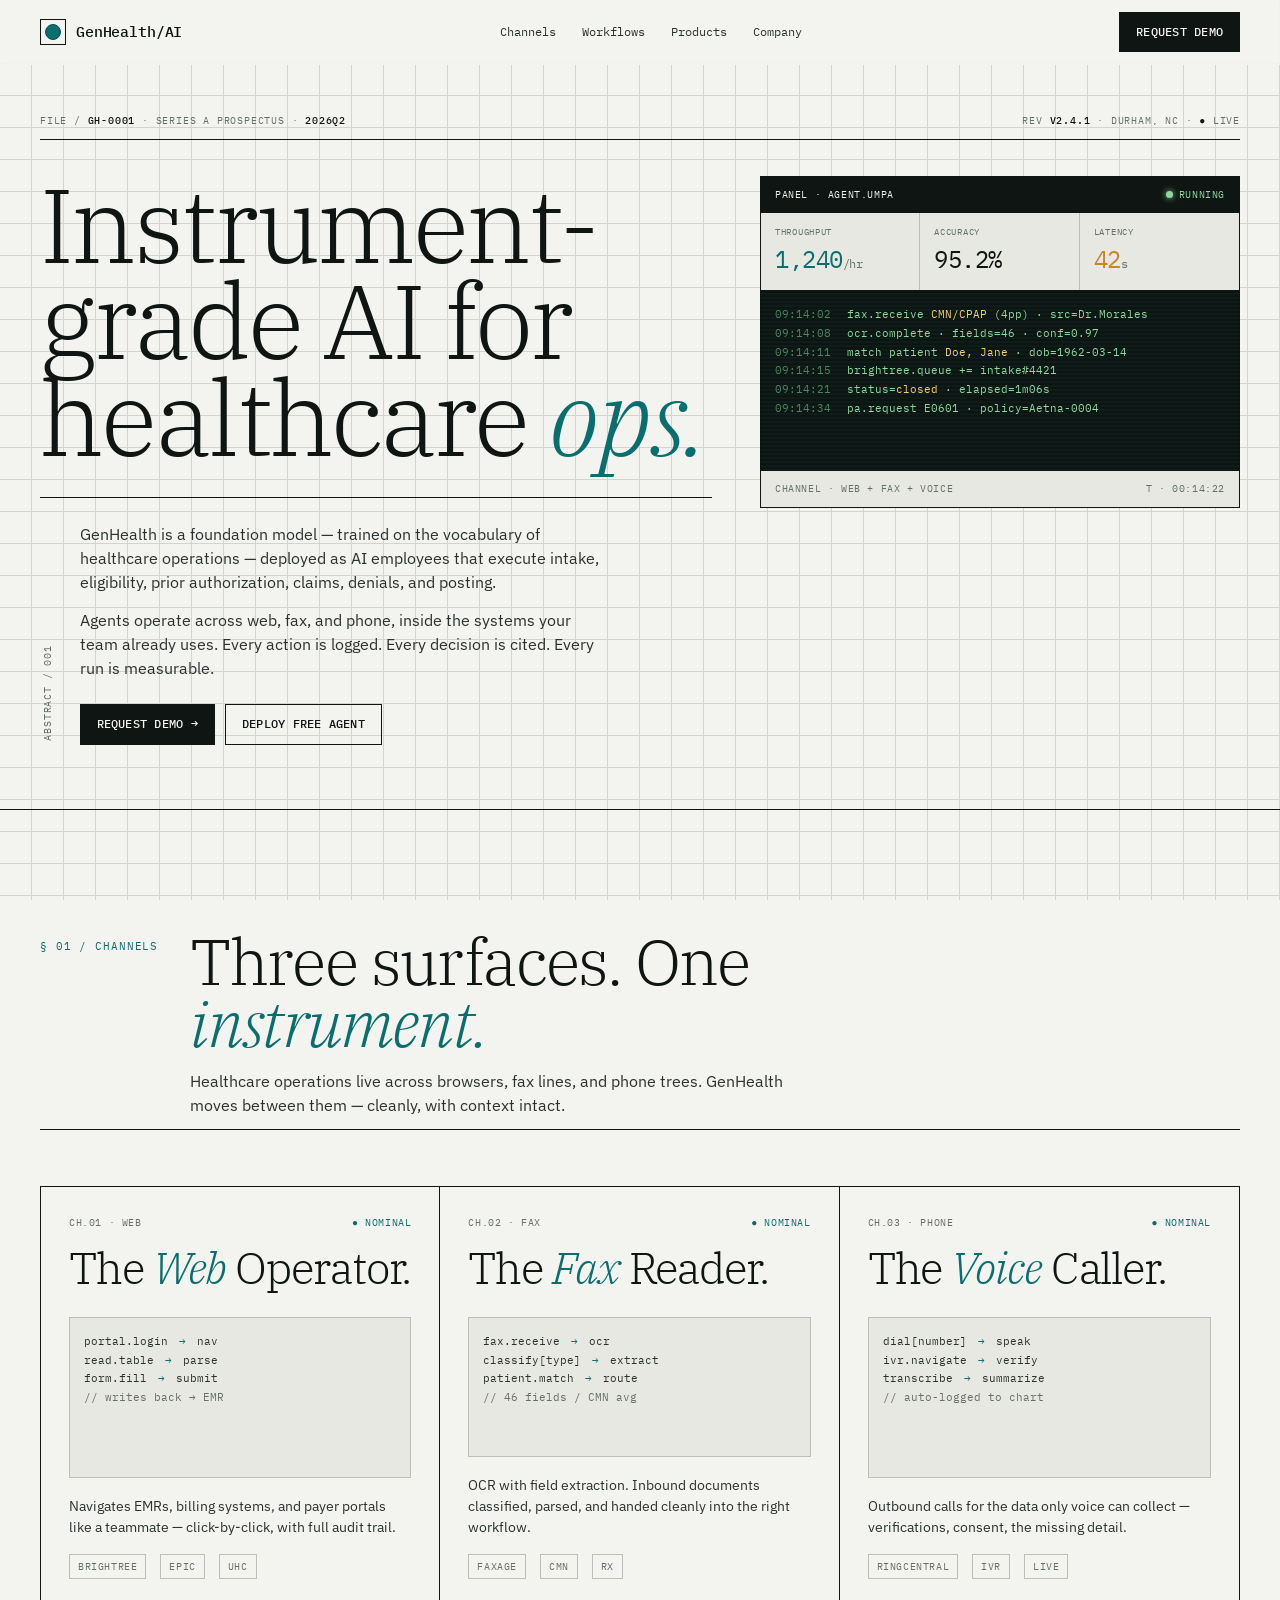
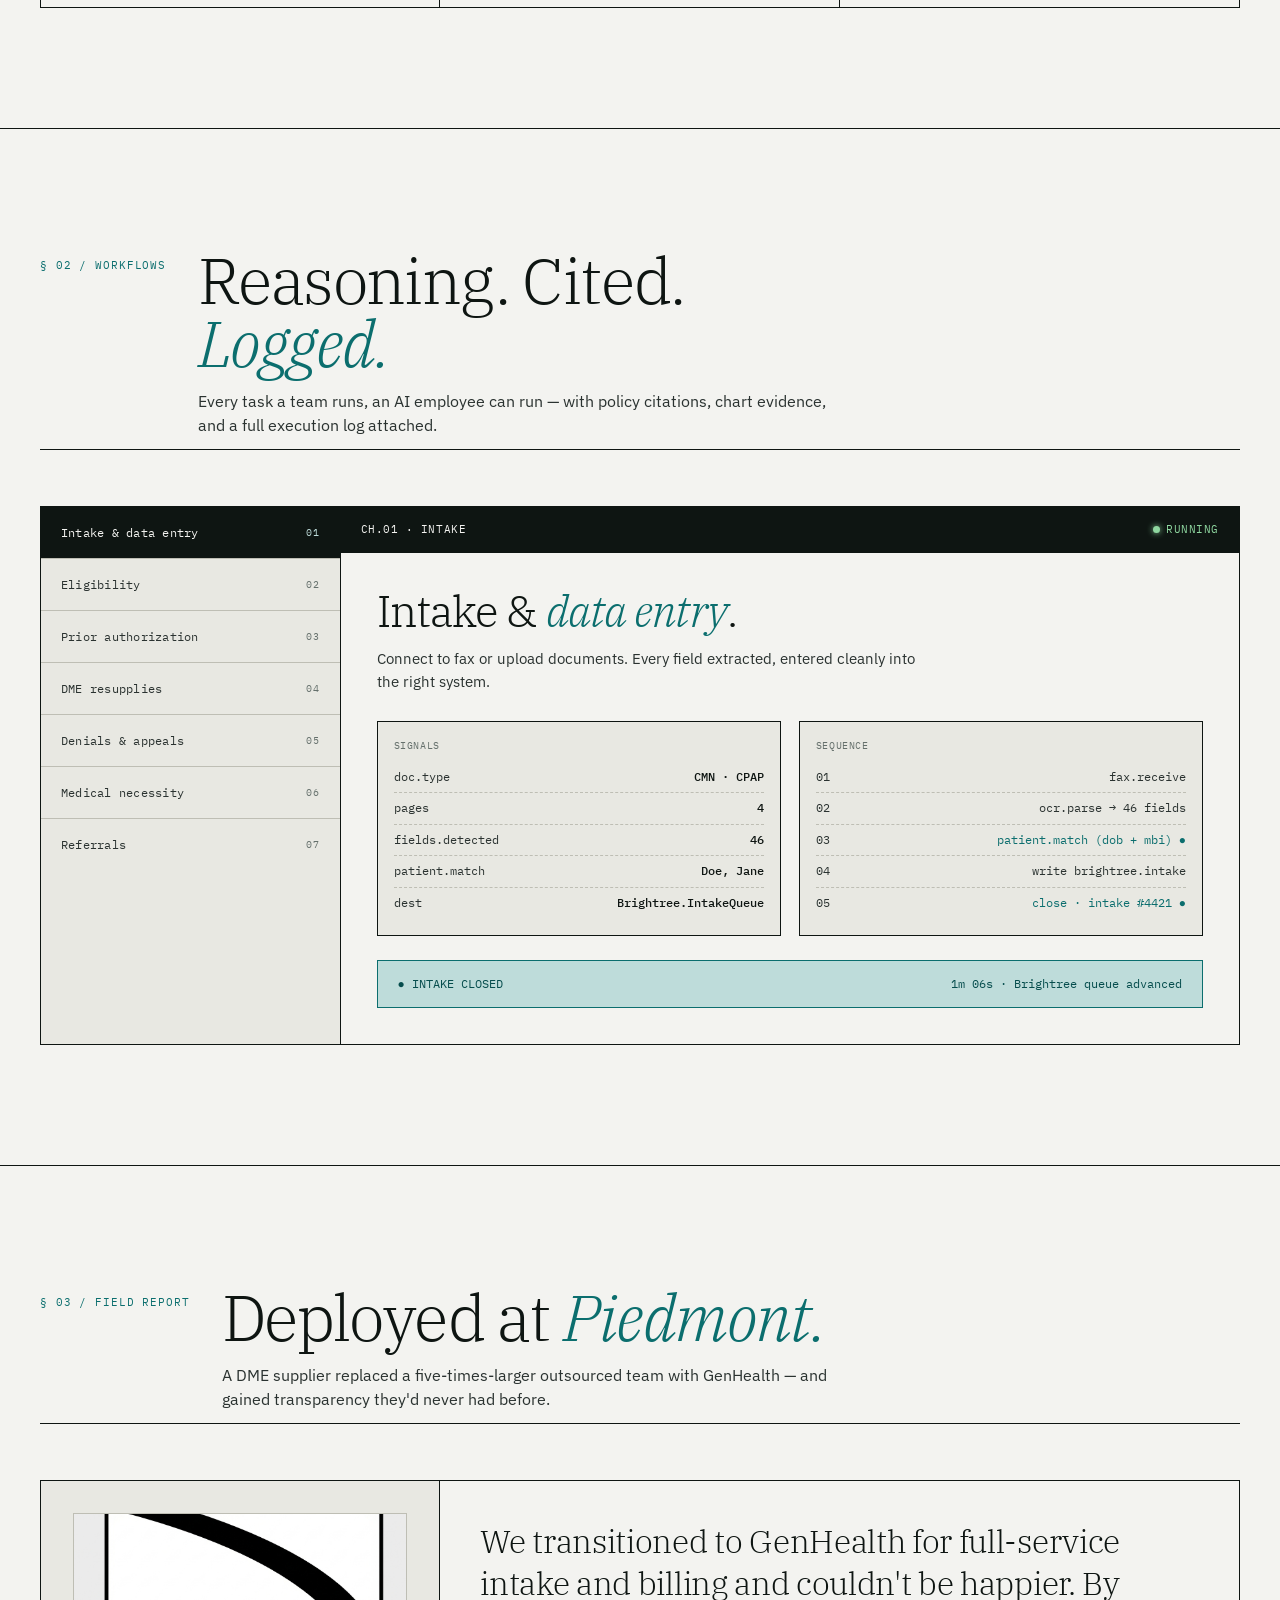
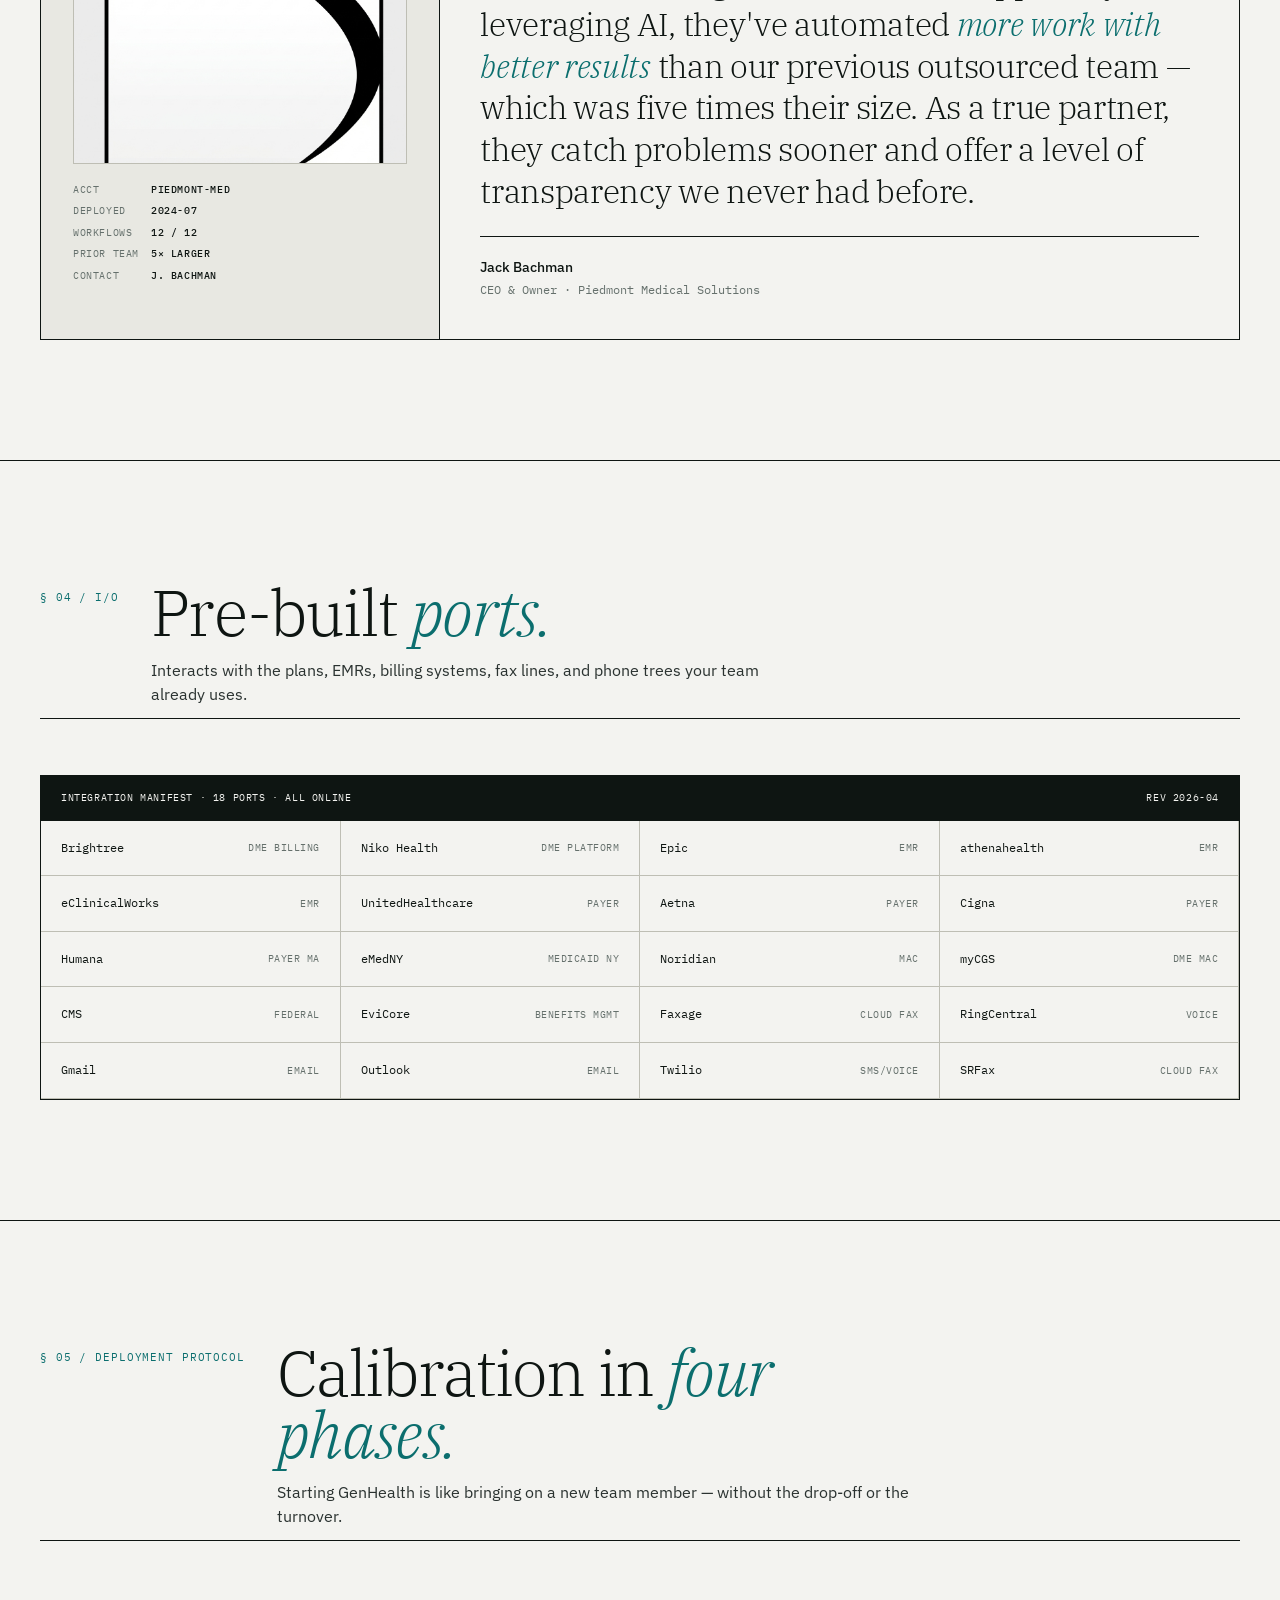
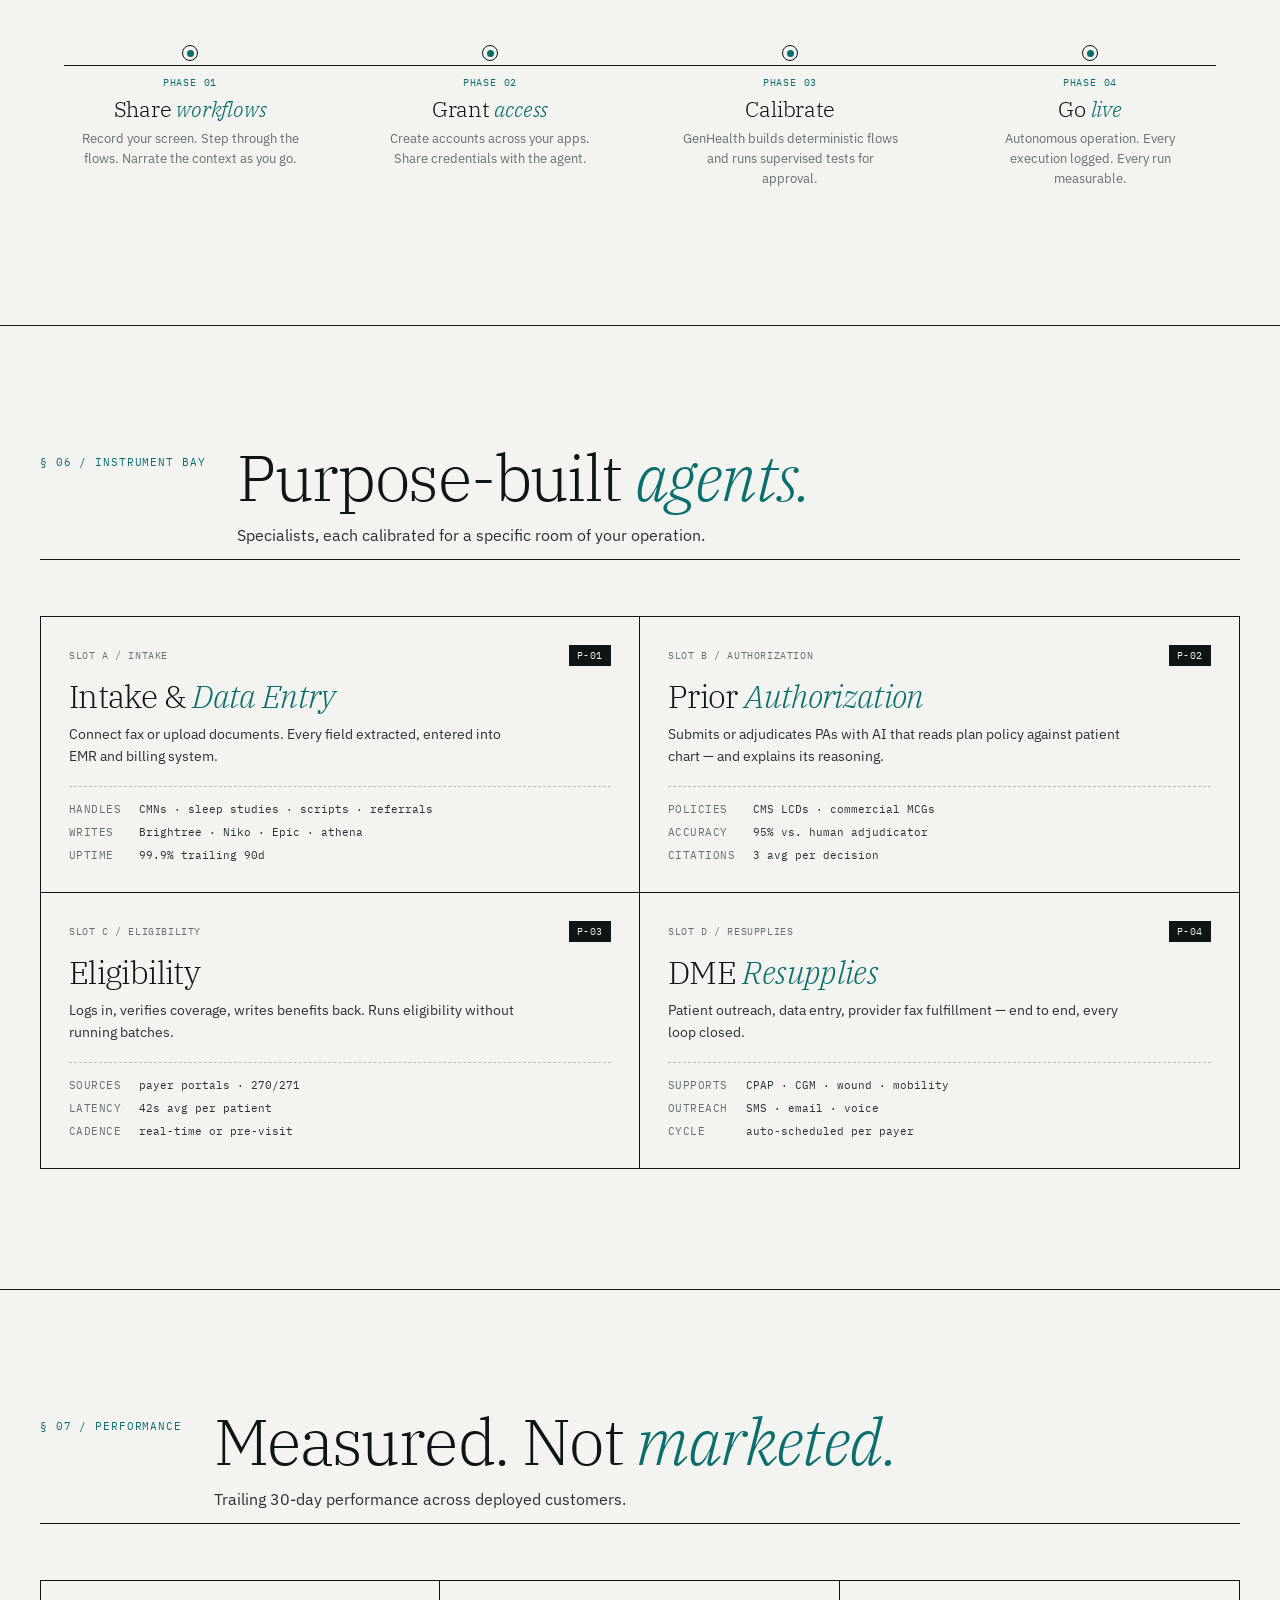
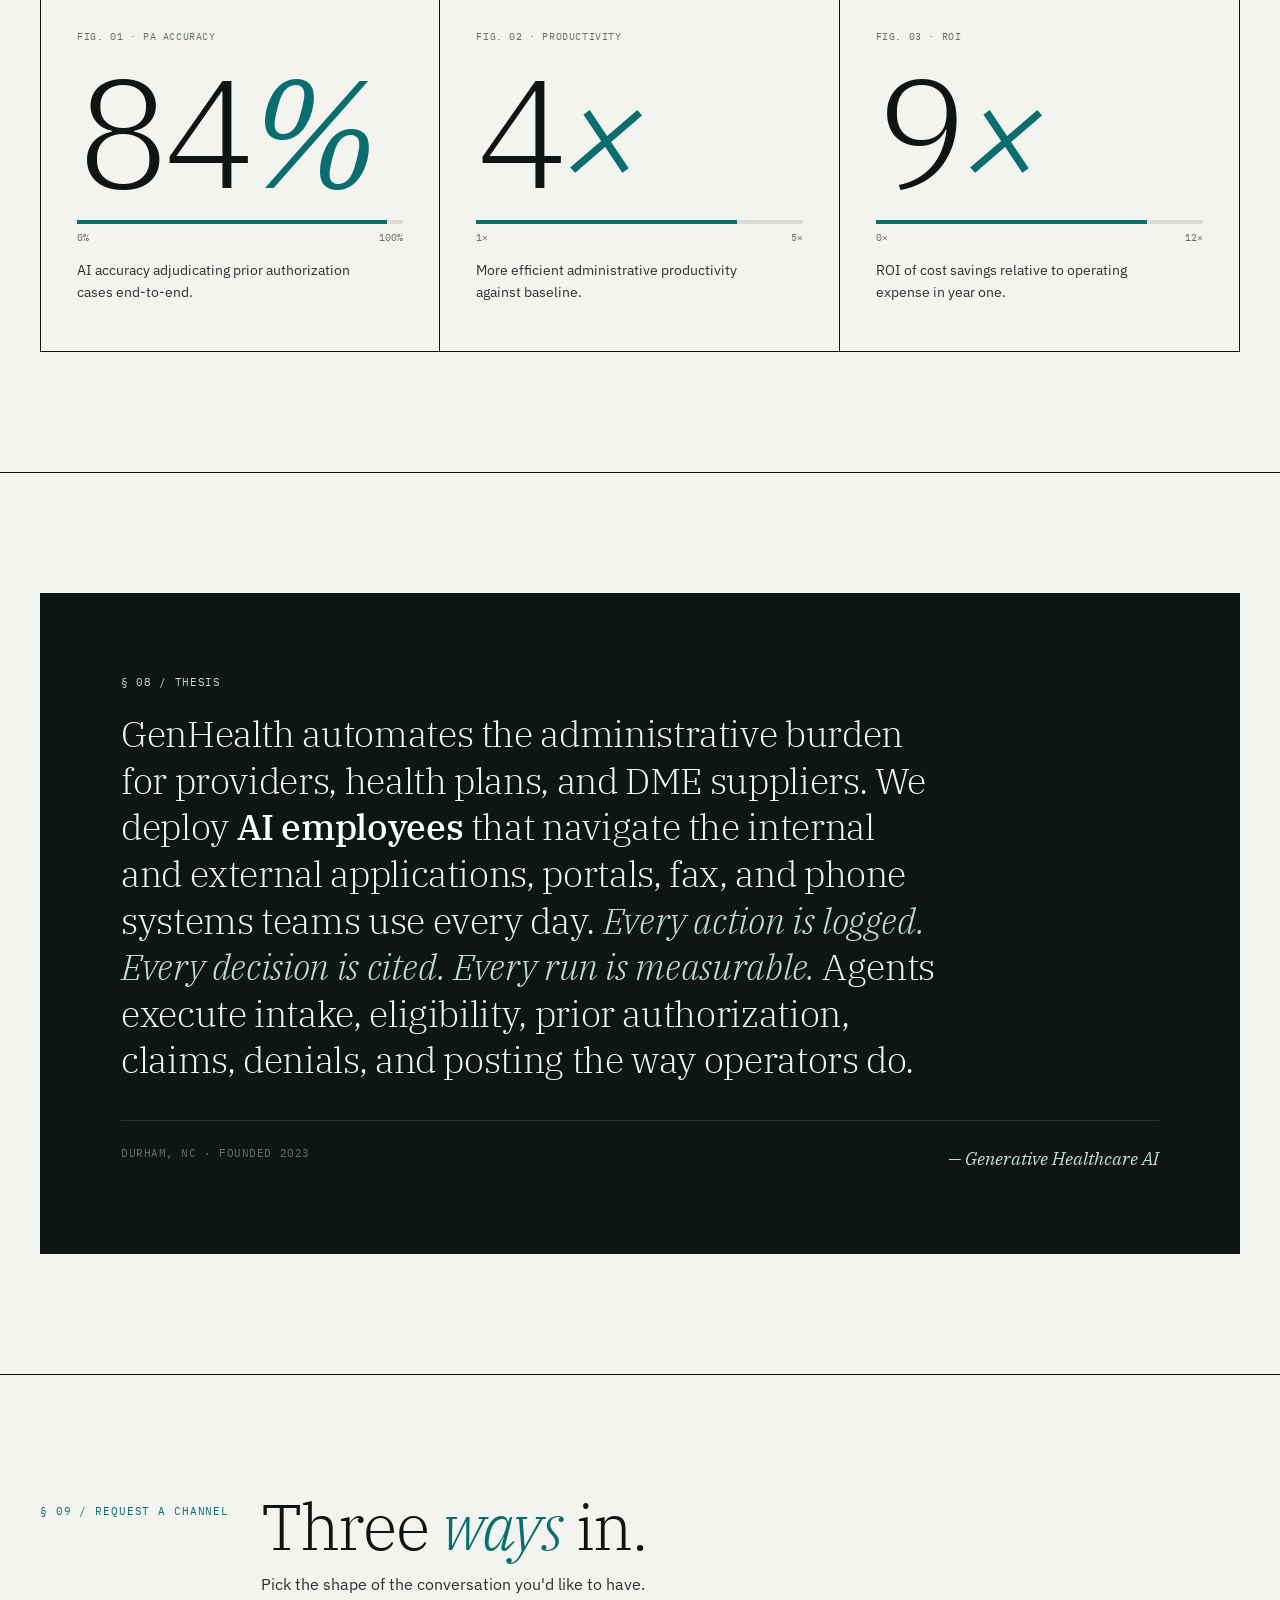
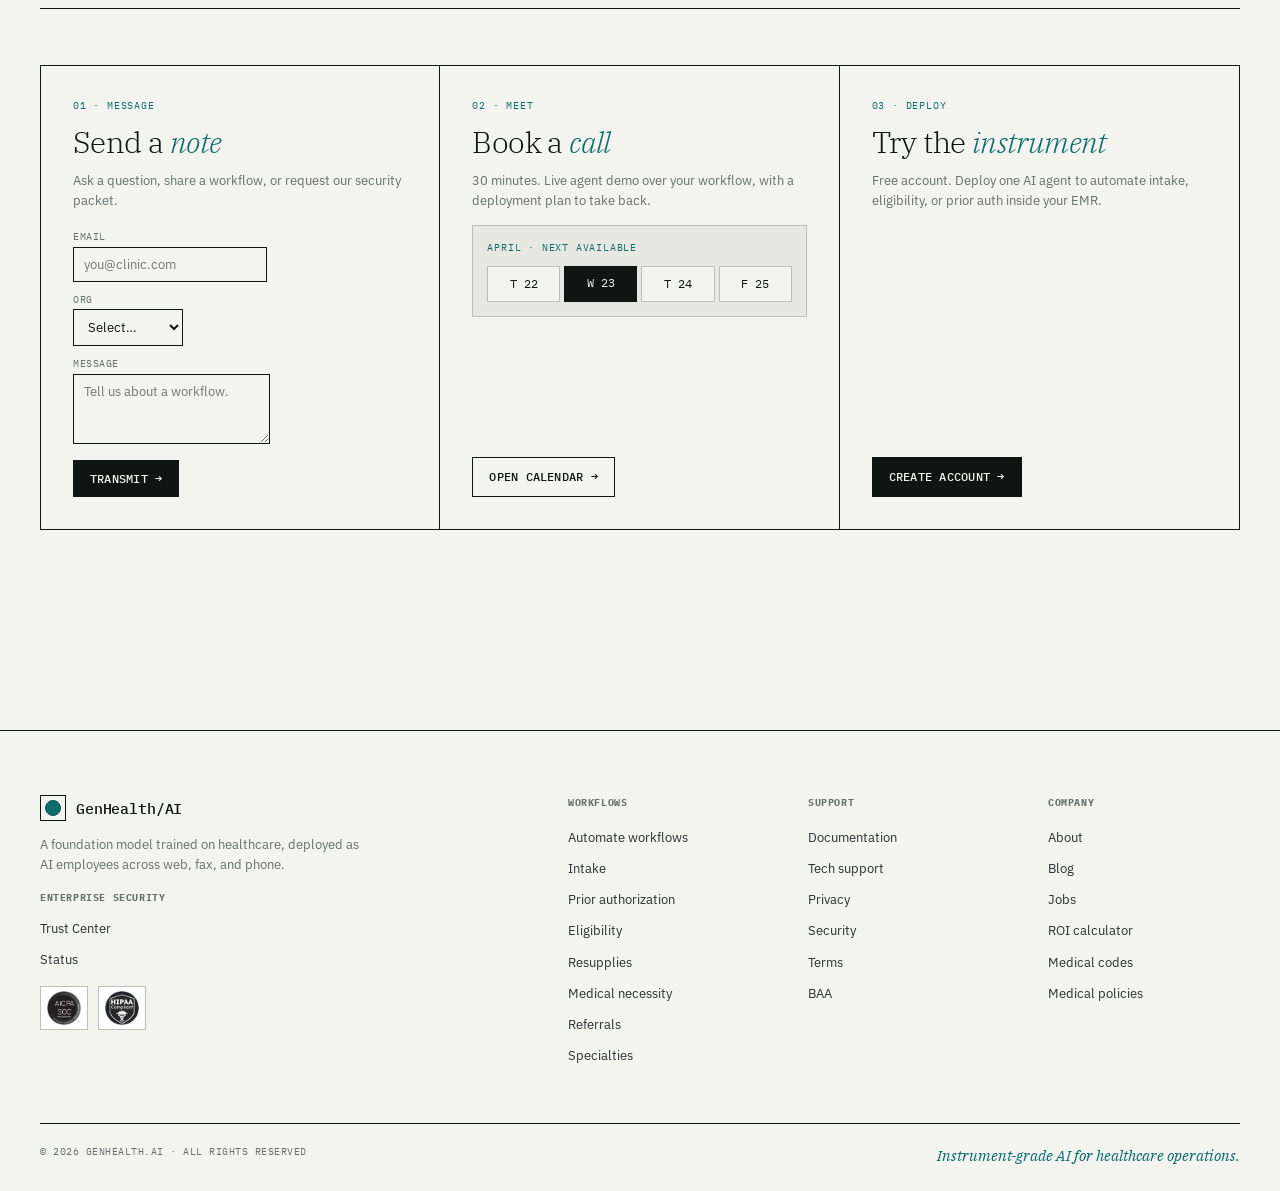
<file: variants/06-instrument.html>
<!doctype html>
<html lang="en">
<head>
<meta charset="utf-8"/>
<meta name="viewport" content="width=device-width,initial-scale=1"/>
<title>GenHealth — Instrument-grade AI for healthcare operations.</title>
<link href="https://fonts.googleapis.com/css2?family=IBM+Plex+Mono:wght@300;400;500&family=IBM+Plex+Sans:wght@300;400;500;600&family=IBM+Plex+Serif:ital,wght@0,300;0,400;1,400&display=swap" rel="stylesheet">
<style>
  :root{
    --bg:#F3F3F0;
    --bg-2:#E8E8E2;
    --bg-3:#DCDCD3;
    --ink:#0E1512;
    --ink-2:#2A3230;
    --muted:#65706C;
    --teal:#0B6E6E;
    --teal-deep:#064D4D;
    --teal-mist:#BEDCDA;
    --rule:#BEBEB4;
    --lab:#B44040;
    --amber:#C8862A;
    --grid:#D4D4C9;
  }
  *{box-sizing:border-box;margin:0;padding:0}
  html,body{background:var(--bg);color:var(--ink);font-family:'IBM Plex Sans',sans-serif;-webkit-font-smoothing:antialiased}
  body{font-size:15px;line-height:1.55;overflow-x:hidden;
    background-image:linear-gradient(var(--grid) 1px,transparent 1px),linear-gradient(90deg,var(--grid) 1px,transparent 1px);
    background-size:32px 32px;background-position:-1px -1px;background-attachment:fixed}
  a{color:inherit;text-decoration:none}
  img{display:block;max-width:100%}
  .mono{font-family:'IBM Plex Mono',monospace}
  .serif{font-family:'IBM Plex Serif',serif}
  .eyebrow{font-family:'IBM Plex Mono',monospace;font-size:11px;letter-spacing:.06em;color:var(--muted);text-transform:uppercase}
  .container{max-width:1320px;margin:0 auto;padding:0 40px;position:relative}
  @media (max-width:720px){.container{padding:0 22px}}

  /* corner-tick decoration helper */
  .ticked{position:relative}
  .ticked::before,.ticked::after{content:"";position:absolute;width:10px;height:10px;border:1px solid var(--ink);pointer-events:none}
  .ticked::before{top:-1px;left:-1px;border-right:0;border-bottom:0}
  .ticked::after{bottom:-1px;right:-1px;border-left:0;border-top:0}

  /* NAV */
  nav.top{position:sticky;top:0;z-index:50;background:color-mix(in oklab,var(--bg) 88%,transparent);backdrop-filter:blur(12px);border-bottom:1px solid transparent;transition:border-color .25s}
  nav.top.scrolled{border-bottom-color:var(--rule)}
  nav.top .inner{display:flex;align-items:center;justify-content:space-between;height:64px}
  .brand{display:flex;align-items:center;gap:10px;font-family:'IBM Plex Mono',monospace;font-weight:500;font-size:15px;letter-spacing:-.01em}
  .brand .mk{width:26px;height:26px;position:relative}
  .brand .mk::before,.brand .mk::after{content:"";position:absolute;inset:0;border:1px solid var(--ink)}
  .brand .mk::after{inset:5px;border-radius:50%;background:var(--teal);border-color:var(--teal-deep)}
  .nav-links{display:flex;gap:26px;font-family:'IBM Plex Mono',monospace;font-size:12px;color:var(--ink-2)}
  .nav-links a:hover{color:var(--teal)}
  .btn{display:inline-flex;align-items:center;gap:8px;padding:10px 16px;font-size:12px;font-family:'IBM Plex Mono',monospace;font-weight:500;letter-spacing:.02em;border:1px solid var(--ink);cursor:pointer;transition:all .15s;background:transparent;color:var(--ink);text-transform:uppercase}
  .btn-primary{background:var(--ink);color:var(--bg)}
  .btn-primary:hover{background:var(--teal-deep);border-color:var(--teal-deep)}
  .btn:hover{background:var(--ink);color:var(--bg)}

  /* HERO — spec sheet */
  section.hero{padding:48px 0 64px}
  .hero-meta{display:flex;justify-content:space-between;align-items:baseline;margin-bottom:36px;flex-wrap:wrap;gap:10px;padding-bottom:10px;border-bottom:1px solid var(--ink)}
  .hero-meta .lbl{font-family:'IBM Plex Mono',monospace;font-size:10px;color:var(--muted);letter-spacing:.08em;text-transform:uppercase}
  .hero-meta .lbl b{color:var(--ink);font-weight:500}
  .hero-grid{display:grid;grid-template-columns:7fr 5fr;gap:48px;align-items:start}
  @media (max-width:900px){.hero-grid{grid-template-columns:1fr;gap:32px}}
  h1.specimen{font-family:'IBM Plex Serif',serif;font-weight:300;font-size:clamp(52px,8.2vw,136px);line-height:.92;letter-spacing:-.025em;text-wrap:balance}
  h1.specimen em{font-style:italic;color:var(--teal)}
  .hero-desc{margin-top:32px;padding-top:24px;border-top:1px solid var(--ink);display:grid;grid-template-columns:auto 1fr;gap:24px}
  .hero-desc .tag{font-family:'IBM Plex Mono',monospace;font-size:10px;color:var(--muted);letter-spacing:.08em;text-transform:uppercase;writing-mode:vertical-rl;transform:rotate(180deg);align-self:stretch;padding:4px 0}
  .hero-desc .body p{color:var(--ink-2);font-size:16px;max-width:520px;line-height:1.5}
  .hero-desc .body p+p{margin-top:14px}
  .hero-cta{margin-top:24px;display:flex;gap:10px;flex-wrap:wrap}

  /* INSTRUMENT PANEL — signature */
  .instrument{background:var(--bg-2);border:1px solid var(--ink);position:relative}
  .instrument .ihead{display:flex;justify-content:space-between;align-items:center;padding:10px 14px;border-bottom:1px solid var(--ink);font-family:'IBM Plex Mono',monospace;font-size:10px;color:var(--muted);letter-spacing:.06em;text-transform:uppercase;background:var(--ink);color:var(--bg)}
  .instrument .ihead .led{display:inline-flex;align-items:center;gap:6px;color:#8FD8A0}
  .instrument .ihead .led::before{content:"";width:7px;height:7px;border-radius:50%;background:#8FD8A0;box-shadow:0 0 6px #8FD8A0;animation:pulse 1.2s infinite}
  @keyframes pulse{50%{opacity:.4}}
  .instrument .gauges{display:grid;grid-template-columns:repeat(3,1fr);border-bottom:1px solid var(--ink)}
  .gauge{padding:12px 14px;border-right:1px solid var(--rule);font-family:'IBM Plex Mono',monospace}
  .gauge:last-child{border-right:0}
  .gauge .k{font-size:9px;color:var(--muted);letter-spacing:.08em;text-transform:uppercase}
  .gauge .v{font-size:24px;letter-spacing:-.02em;color:var(--ink);margin-top:2px;font-weight:400}
  .gauge .v.teal{color:var(--teal)}
  .gauge .v.amber{color:var(--amber)}
  .scope{padding:14px;border-bottom:1px solid var(--ink);background:#0B1614;color:#8FD8A0;font-family:'IBM Plex Mono',monospace;font-size:11px;line-height:1.7;min-height:180px;position:relative;overflow:hidden}
  .scope::before{content:"";position:absolute;inset:0;background-image:linear-gradient(transparent 50%,rgba(143,216,160,.03) 50%);background-size:100% 4px;pointer-events:none}
  .scope .line{display:flex;gap:12px;align-items:baseline}
  .scope .line .t{color:#4E8260;width:60px;flex-shrink:0}
  .scope .line .m .hl{color:#F5D06B}
  .scope .line .m .bad{color:#E08074}
  .scope .cursor{display:inline-block;width:8px;height:12px;background:#8FD8A0;vertical-align:middle;animation:blink 1s infinite steps(2)}
  @keyframes blink{50%{opacity:0}}
  .instrument .ifoot{display:flex;justify-content:space-between;padding:10px 14px;font-family:'IBM Plex Mono',monospace;font-size:10px;color:var(--muted);letter-spacing:.06em;text-transform:uppercase}

  /* section heads */
  .sec{padding:120px 0;position:relative;border-top:1px solid var(--ink)}
  .sec-head{display:grid;grid-template-columns:auto 1fr;gap:32px;margin-bottom:56px;align-items:end;padding-bottom:12px;border-bottom:1px solid var(--ink)}
  .sec-num{font-family:'IBM Plex Mono',monospace;font-size:11px;color:var(--teal);letter-spacing:.08em;text-transform:uppercase;align-self:start;padding-top:8px}
  .sec-head h2{font-family:'IBM Plex Serif',serif;font-weight:300;font-size:clamp(36px,5vw,64px);line-height:.98;letter-spacing:-.025em;max-width:18ch}
  .sec-head h2 em{font-style:italic;color:var(--teal)}
  .sec-head .lede{margin-top:14px;color:var(--ink-2);max-width:640px;font-size:16px;line-height:1.5}

  /* CHANNELS — diagram blocks */
  .ch-diagram{display:grid;grid-template-columns:repeat(3,1fr);gap:0;border:1px solid var(--ink);background:var(--bg)}
  @media (max-width:820px){.ch-diagram{grid-template-columns:1fr}}
  .ch-cell{padding:28px;border-right:1px solid var(--ink);position:relative;min-height:420px;display:flex;flex-direction:column}
  .ch-cell:last-child{border-right:0}
  @media (max-width:820px){.ch-cell{border-right:0;border-bottom:1px solid var(--ink)}.ch-cell:last-child{border-bottom:0}}
  .ch-cell .chno{font-family:'IBM Plex Mono',monospace;font-size:10px;color:var(--muted);letter-spacing:.06em;text-transform:uppercase;display:flex;justify-content:space-between;margin-bottom:16px}
  .ch-cell .chno .stat{color:var(--teal)}
  .ch-cell h3{font-family:'IBM Plex Serif',serif;font-weight:300;font-size:44px;letter-spacing:-.025em;line-height:.96;margin-bottom:10px}
  .ch-cell h3 em{font-style:italic;color:var(--teal)}
  .ch-cell .schema{flex:1;margin:18px 0;padding:14px;background:var(--bg-2);border:1px solid var(--rule);font-family:'IBM Plex Mono',monospace;font-size:11px;line-height:1.7;color:var(--ink-2)}
  .ch-cell .schema .arr{color:var(--teal);margin:0 4px}
  .ch-cell .schema .brk{color:var(--muted)}
  .ch-cell p{color:var(--ink-2);font-size:14px;line-height:1.5}
  .ch-cell .axes{display:flex;gap:14px;margin-top:16px;font-family:'IBM Plex Mono',monospace;font-size:10px;color:var(--muted);letter-spacing:.06em;text-transform:uppercase}
  .ch-cell .axes span{padding:4px 8px;border:1px solid var(--rule)}

  /* FLOWS — scope/oscilloscope selector */
  .flows-wrap{display:grid;grid-template-columns:3fr 9fr;gap:0;border:1px solid var(--ink);background:var(--bg)}
  @media (max-width:820px){.flows-wrap{grid-template-columns:1fr}}
  .flows-nav{border-right:1px solid var(--ink);background:var(--bg-2)}
  @media (max-width:820px){.flows-nav{border-right:0;border-bottom:1px solid var(--ink)}}
  .flows-nav button{width:100%;text-align:left;background:transparent;border:0;padding:18px 20px;border-bottom:1px solid var(--rule);font-family:'IBM Plex Mono',monospace;font-size:12px;color:var(--ink-2);cursor:pointer;display:flex;justify-content:space-between;align-items:center;gap:8px;transition:background .15s;letter-spacing:.02em}
  .flows-nav button:last-child{border-bottom:0}
  .flows-nav button .idx{color:var(--muted);font-size:10px;letter-spacing:.08em}
  .flows-nav button[aria-selected="true"]{background:var(--ink);color:var(--bg)}
  .flows-nav button[aria-selected="true"] .idx{color:var(--teal-mist)}
  .flows-stage{display:flex;flex-direction:column}
  .fs-hdr{padding:14px 20px;border-bottom:1px solid var(--ink);background:var(--ink);color:var(--bg);font-family:'IBM Plex Mono',monospace;font-size:11px;letter-spacing:.05em;text-transform:uppercase;display:flex;justify-content:space-between;align-items:center}
  .fs-hdr .led{display:inline-flex;align-items:center;gap:6px;color:#8FD8A0}
  .fs-hdr .led::before{content:"";width:7px;height:7px;border-radius:50%;background:#8FD8A0;box-shadow:0 0 6px #8FD8A0;animation:pulse 1.2s infinite}
  .fs-body{padding:36px;flex:1}
  .fs-body h3{font-family:'IBM Plex Serif',serif;font-weight:300;font-size:44px;letter-spacing:-.02em;line-height:1;margin-bottom:14px}
  .fs-body h3 em{font-style:italic;color:var(--teal)}
  .fs-body .lede{color:var(--ink-2);max-width:560px;margin-bottom:28px;font-size:15px}
  .fs-grid{display:grid;grid-template-columns:1fr 1fr;gap:18px}
  @media (max-width:720px){.fs-grid{grid-template-columns:1fr}}
  .fs-sch{border:1px solid var(--ink);background:var(--bg-2);padding:16px;font-family:'IBM Plex Mono',monospace;font-size:12px}
  .fs-sch .k{font-size:10px;color:var(--muted);letter-spacing:.06em;text-transform:uppercase;margin-bottom:8px}
  .fs-sch .row{display:flex;justify-content:space-between;padding:6px 0;border-bottom:1px dashed var(--rule);color:var(--ink-2)}
  .fs-sch .row:last-child{border-bottom:0}
  .fs-sch .row b{color:var(--ink);font-weight:500}
  .fs-sch .pass{color:var(--teal)}
  .fs-sch .wait{color:var(--amber)}
  .fs-body .verdict{margin-top:24px;display:flex;justify-content:space-between;padding:14px 20px;border:1px solid var(--teal);background:var(--teal-mist);font-family:'IBM Plex Mono',monospace;font-size:12px;color:var(--teal-deep)}
  .fs-body .verdict b{font-weight:500}

  /* TESTIMONIAL — data sheet */
  .testimony{display:grid;grid-template-columns:4fr 8fr;gap:0;border:1px solid var(--ink);background:var(--bg)}
  @media (max-width:820px){.testimony{grid-template-columns:1fr}}
  .testimony .tleft{padding:32px;border-right:1px solid var(--ink);display:flex;flex-direction:column;gap:18px;background:var(--bg-2)}
  @media (max-width:820px){.testimony .tleft{border-right:0;border-bottom:1px solid var(--ink)}}
  .testimony .tleft img{width:100%;aspect-ratio:4/3;object-fit:cover;border:1px solid var(--rule)}
  .testimony .tleft .plate{font-family:'IBM Plex Mono',monospace;font-size:10px;color:var(--muted);letter-spacing:.06em;text-transform:uppercase;display:grid;grid-template-columns:auto 1fr;gap:6px 12px}
  .testimony .tleft .plate b{color:var(--ink);font-weight:500}
  .testimony .tright{padding:40px;display:flex;flex-direction:column;gap:24px}
  .testimony blockquote{font-family:'IBM Plex Serif',serif;font-weight:300;font-size:clamp(22px,2.6vw,32px);line-height:1.3;letter-spacing:-.01em;text-wrap:balance}
  .testimony blockquote em{font-style:italic;color:var(--teal)}
  .testimony .by{padding-top:20px;border-top:1px solid var(--ink);font-family:'IBM Plex Mono',monospace;font-size:12px;color:var(--muted)}
  .testimony .by b{display:block;color:var(--ink);font-weight:500;font-size:14px;font-family:'IBM Plex Sans',sans-serif;margin-bottom:2px}

  /* INTEGRATIONS — ports / IO diagram */
  .ports{border:1px solid var(--ink);background:var(--bg)}
  .port-hdr{padding:14px 20px;border-bottom:1px solid var(--ink);background:var(--ink);color:var(--bg);font-family:'IBM Plex Mono',monospace;font-size:10px;letter-spacing:.06em;text-transform:uppercase;display:flex;justify-content:space-between}
  .port-grid{display:grid;grid-template-columns:repeat(4,1fr)}
  @media (max-width:820px){.port-grid{grid-template-columns:1fr 1fr}}
  @media (max-width:520px){.port-grid{grid-template-columns:1fr}}
  .port{padding:18px 20px;border-right:1px solid var(--rule);border-bottom:1px solid var(--rule);display:flex;justify-content:space-between;align-items:center;font-family:'IBM Plex Mono',monospace;font-size:12px;transition:background .15s}
  .port:hover{background:var(--bg-2)}
  .port .n{color:var(--ink)}
  .port .tp{color:var(--muted);font-size:10px;letter-spacing:.05em;text-transform:uppercase}

  /* ONBOARDING — phase diagram */
  .phase-rail{position:relative;padding:48px 0 16px}
  .phase-rail::before{content:"";position:absolute;top:68px;left:24px;right:24px;height:1px;background:var(--ink)}
  .phase-grid{display:grid;grid-template-columns:repeat(4,1fr);gap:0;position:relative}
  @media (max-width:820px){.phase-grid{grid-template-columns:1fr 1fr;gap:24px 0}.phase-rail::before{display:none}}
  @media (max-width:520px){.phase-grid{grid-template-columns:1fr}}
  .phase{padding:0 24px;position:relative}
  .phase .mk{width:16px;height:16px;border:1px solid var(--ink);background:var(--bg);border-radius:50%;position:relative;margin:0 auto 14px;display:flex;align-items:center;justify-content:center}
  .phase .mk::after{content:"";width:7px;height:7px;background:var(--teal);border-radius:50%}
  .phase .n{font-family:'IBM Plex Mono',monospace;font-size:10px;color:var(--teal);letter-spacing:.08em;text-transform:uppercase;text-align:center;margin-bottom:6px}
  .phase h4{font-family:'IBM Plex Serif',serif;font-weight:300;font-size:22px;letter-spacing:-.01em;line-height:1.1;margin-bottom:8px;text-align:center}
  .phase h4 em{font-style:italic;color:var(--teal)}
  .phase p{color:var(--muted);font-size:13px;text-align:center;max-width:220px;margin:0 auto}

  /* PRODUCTS — instrument bay */
  .bay{display:grid;grid-template-columns:repeat(2,1fr);gap:0;border:1px solid var(--ink);background:var(--bg)}
  @media (max-width:820px){.bay{grid-template-columns:1fr}}
  .slot{padding:28px;border-right:1px solid var(--ink);border-bottom:1px solid var(--ink);position:relative}
  .slot:nth-child(2n){border-right:0}
  .slot:nth-last-child(-n+2){border-bottom:0}
  @media (max-width:820px){.slot{border-right:0}.slot:last-child{border-bottom:0}}
  .slot .shd{display:flex;justify-content:space-between;align-items:center;font-family:'IBM Plex Mono',monospace;font-size:10px;color:var(--muted);letter-spacing:.06em;text-transform:uppercase;margin-bottom:14px}
  .slot .shd .tag{padding:3px 8px;background:var(--ink);color:var(--bg)}
  .slot h3{font-family:'IBM Plex Serif',serif;font-weight:300;font-size:32px;letter-spacing:-.02em;line-height:1;margin-bottom:12px}
  .slot h3 em{font-style:italic;color:var(--teal)}
  .slot p{color:var(--ink-2);font-size:14px;margin-bottom:18px;max-width:460px}
  .slot .specs{display:grid;grid-template-columns:auto 1fr;gap:6px 18px;font-family:'IBM Plex Mono',monospace;font-size:11px;padding-top:14px;border-top:1px dashed var(--rule)}
  .slot .specs .k{color:var(--muted);letter-spacing:.04em;text-transform:uppercase}
  .slot .specs .v{color:var(--ink-2)}

  /* STATS — big dials */
  .dials{display:grid;grid-template-columns:repeat(3,1fr);gap:0;border:1px solid var(--ink);background:var(--bg)}
  @media (max-width:820px){.dials{grid-template-columns:1fr}}
  .dial{padding:48px 36px;border-right:1px solid var(--ink);position:relative}
  .dial:last-child{border-right:0}
  @media (max-width:820px){.dial{border-right:0;border-bottom:1px solid var(--ink)}.dial:last-child{border-bottom:0}}
  .dial .rlbl{font-family:'IBM Plex Mono',monospace;font-size:10px;color:var(--muted);letter-spacing:.06em;text-transform:uppercase;margin-bottom:18px}
  .dial .num{font-family:'IBM Plex Serif',serif;font-weight:300;font-size:clamp(96px,12vw,180px);line-height:.9;letter-spacing:-.04em;font-variant-numeric:tabular-nums}
  .dial .num em{font-style:italic;color:var(--teal);font-weight:400}
  .dial .range{margin-top:20px;height:4px;background:var(--bg-3);position:relative;overflow:hidden}
  .dial .range .bar{position:absolute;top:0;bottom:0;left:0;background:var(--teal)}
  .dial .range-lbls{display:flex;justify-content:space-between;margin-top:6px;font-family:'IBM Plex Mono',monospace;font-size:10px;color:var(--muted)}
  .dial .lbl{margin-top:14px;color:var(--ink-2);font-size:14px;max-width:300px}

  /* MISSION */
  .mission-frame{background:var(--ink);color:var(--bg);padding:80px;border:1px solid var(--ink);position:relative}
  @media (max-width:720px){.mission-frame{padding:40px 28px}}
  .mission-frame .eyebrow{color:var(--teal-mist)}
  .mission-frame h2{font-family:'IBM Plex Serif',serif;font-weight:300;font-size:clamp(24px,2.8vw,36px);line-height:1.3;letter-spacing:-.01em;margin:20px 0 0;max-width:820px;text-wrap:pretty}
  .mission-frame h2 em{font-style:italic;color:var(--teal-mist)}
  .mission-frame h2 b{font-weight:500;color:#fff}
  .mission-frame .sig{margin-top:36px;padding-top:24px;border-top:1px solid var(--ink-2);display:flex;justify-content:space-between;font-family:'IBM Plex Mono',monospace;font-size:11px;color:var(--muted);letter-spacing:.05em;text-transform:uppercase;flex-wrap:wrap;gap:8px}
  .mission-frame .sig em{font-family:'IBM Plex Serif',serif;font-style:italic;color:var(--teal-mist);font-size:18px;text-transform:none;letter-spacing:0}

  /* CONTACT */
  .c-grid{display:grid;grid-template-columns:repeat(3,1fr);gap:0;border:1px solid var(--ink);background:var(--bg)}
  @media (max-width:820px){.c-grid{grid-template-columns:1fr}}
  .c-cell{padding:32px;border-right:1px solid var(--ink);display:flex;flex-direction:column;gap:14px}
  .c-cell:last-child{border-right:0}
  @media (max-width:820px){.c-cell{border-right:0;border-bottom:1px solid var(--ink)}.c-cell:last-child{border-bottom:0}}
  .c-cell .num{font-family:'IBM Plex Mono',monospace;font-size:10px;color:var(--teal);letter-spacing:.08em;text-transform:uppercase}
  .c-cell h3{font-family:'IBM Plex Serif',serif;font-weight:300;font-size:30px;letter-spacing:-.02em;line-height:1}
  .c-cell h3 em{font-style:italic;color:var(--teal)}
  .c-cell p{font-size:13px;color:var(--muted)}
  .c-form{display:flex;flex-direction:column;gap:10px;margin-top:4px}
  .c-form label{font-family:'IBM Plex Mono',monospace;font-size:10px;color:var(--muted);letter-spacing:.05em;text-transform:uppercase;margin-bottom:2px;display:block}
  .c-form input,.c-form select,.c-form textarea{background:var(--bg);border:1px solid var(--ink);padding:8px 10px;font-family:inherit;font-size:13px;outline:none;color:var(--ink);border-radius:0}
  .c-form input:focus,.c-form textarea:focus,.c-form select:focus{border-color:var(--teal);outline:1px solid var(--teal)}
  .c-form textarea{resize:vertical;min-height:70px}
  .c-cell .btn{align-self:flex-start;margin-top:auto}

  /* FOOTER */
  footer{background:var(--bg);border-top:1px solid var(--ink);padding:64px 0 24px;margin-top:80px}
  .foot-grid{display:grid;grid-template-columns:2.5fr 1fr 1fr 1fr;gap:48px;align-items:start}
  @media (max-width:820px){.foot-grid{grid-template-columns:1fr 1fr}}
  .foot-brand .tag{color:var(--muted);font-size:13px;max-width:320px;margin:14px 0 16px;line-height:1.5}
  .foot-brand h5{font-family:'IBM Plex Mono',monospace;font-size:10px;letter-spacing:.06em;color:var(--muted);margin-bottom:10px;text-transform:uppercase}
  .foot-brand .seals{display:flex;gap:10px;margin-top:16px}
  .foot-brand .seals img{height:44px;background:#fff;border:1px solid var(--rule);padding:4px 6px}
  footer h5{font-family:'IBM Plex Mono',monospace;font-size:10px;letter-spacing:.06em;color:var(--muted);margin-bottom:14px;text-transform:uppercase}
  footer ul{list-style:none;display:flex;flex-direction:column;gap:8px}
  footer ul a{color:var(--ink-2);font-size:13px}
  footer ul a:hover{color:var(--teal)}
  .foot-bottom{margin-top:56px;padding-top:20px;border-top:1px solid var(--ink);display:flex;justify-content:space-between;font-family:'IBM Plex Mono',monospace;font-size:10px;color:var(--muted);letter-spacing:.05em;text-transform:uppercase;flex-wrap:wrap;gap:10px}
  .foot-bottom em{color:var(--teal);font-family:'IBM Plex Serif',serif;font-size:15px;font-style:italic;text-transform:none;letter-spacing:0}
</style>
</head>
<body>

<nav class="top" id="topnav">
  <div class="container inner">
    <a class="brand" href="#"><span class="mk"></span><span>GenHealth/AI</span></a>
    <div class="nav-links">
      <a href="#channels">Channels</a>
      <a href="#flows">Workflows</a>
      <a href="#products">Products</a>
      <a href="#company">Company</a>
    </div>
    <a class="btn btn-primary" href="#contact">Request demo</a>
  </div>
</nav>

<section class="hero">
  <div class="container">
    <div class="hero-meta">
      <span class="lbl">FILE / <b>gh-0001</b> · SERIES A PROSPECTUS · <b>2026Q2</b></span>
      <span class="lbl">REV <b>v2.4.1</b> · DURHAM, NC · <b>●</b> LIVE</span>
    </div>

    <div class="hero-grid">
      <div>
        <h1 class="specimen">Instrument-<br/>grade AI for<br/>healthcare <em>ops.</em></h1>
        <div class="hero-desc">
          <div class="tag">ABSTRACT / 001</div>
          <div class="body">
            <p>GenHealth is a foundation model — trained on the vocabulary of healthcare operations — deployed as AI employees that execute intake, eligibility, prior authorization, claims, denials, and posting.</p>
            <p>Agents operate across web, fax, and phone, inside the systems your team already uses. Every action is logged. Every decision is cited. Every run is measurable.</p>
            <div class="hero-cta">
              <a class="btn btn-primary" href="#contact">Request demo →</a>
              <a class="btn" href="https://umpa.genhealth.ai">Deploy free agent</a>
            </div>
          </div>
        </div>
      </div>

      <div class="instrument">
        <div class="ihead"><span>PANEL · AGENT.UMPA</span><span class="led">RUNNING</span></div>
        <div class="gauges">
          <div class="gauge"><div class="k">throughput</div><div class="v teal">1,240<span style="font-size:12px;color:var(--muted)">/hr</span></div></div>
          <div class="gauge"><div class="k">accuracy</div><div class="v">95.2%</div></div>
          <div class="gauge"><div class="k">latency</div><div class="v amber">42<span style="font-size:12px;color:var(--muted)">s</span></div></div>
        </div>
        <div class="scope" id="scope"></div>
        <div class="ifoot"><span>channel · web + fax + voice</span><span>t · 00:14:22</span></div>
      </div>
    </div>
  </div>
</section>

<!-- CHANNELS -->
<section class="sec" id="channels">
  <div class="container">
    <div class="sec-head">
      <div class="sec-num">§ 01 / Channels</div>
      <div>
        <h2>Three surfaces. One <em>instrument.</em></h2>
        <p class="lede">Healthcare operations live across browsers, fax lines, and phone trees. GenHealth moves between them — cleanly, with context intact.</p>
      </div>
    </div>

    <div class="ch-diagram">
      <div class="ch-cell">
        <div class="chno"><span>CH.01 · WEB</span><span class="stat">● nominal</span></div>
        <h3>The <em>Web</em> Operator.</h3>
        <div class="schema">
          portal.login <span class="arr">→</span> nav<br/>
          read.table <span class="arr">→</span> parse<br/>
          form.fill <span class="arr">→</span> submit<br/>
          <span class="brk">// writes back → EMR</span>
        </div>
        <p>Navigates EMRs, billing systems, and payer portals like a teammate — click-by-click, with full audit trail.</p>
        <div class="axes"><span>Brightree</span><span>Epic</span><span>UHC</span></div>
      </div>
      <div class="ch-cell">
        <div class="chno"><span>CH.02 · FAX</span><span class="stat">● nominal</span></div>
        <h3>The <em>Fax</em> Reader.</h3>
        <div class="schema">
          fax.receive <span class="arr">→</span> ocr<br/>
          classify[type] <span class="arr">→</span> extract<br/>
          patient.match <span class="arr">→</span> route<br/>
          <span class="brk">// 46 fields / CMN avg</span>
        </div>
        <p>OCR with field extraction. Inbound documents classified, parsed, and handed cleanly into the right workflow.</p>
        <div class="axes"><span>Faxage</span><span>CMN</span><span>Rx</span></div>
      </div>
      <div class="ch-cell">
        <div class="chno"><span>CH.03 · PHONE</span><span class="stat">● nominal</span></div>
        <h3>The <em>Voice</em> Caller.</h3>
        <div class="schema">
          dial[number] <span class="arr">→</span> speak<br/>
          ivr.navigate <span class="arr">→</span> verify<br/>
          transcribe <span class="arr">→</span> summarize<br/>
          <span class="brk">// auto-logged to chart</span>
        </div>
        <p>Outbound calls for the data only voice can collect — verifications, consent, the missing detail.</p>
        <div class="axes"><span>RingCentral</span><span>IVR</span><span>live</span></div>
      </div>
    </div>
  </div>
</section>

<!-- WORKFLOWS -->
<section class="sec" id="flows">
  <div class="container">
    <div class="sec-head">
      <div class="sec-num">§ 02 / Workflows</div>
      <div>
        <h2>Reasoning. Cited. <em>Logged.</em></h2>
        <p class="lede">Every task a team runs, an AI employee can run — with policy citations, chart evidence, and a full execution log attached.</p>
      </div>
    </div>

    <div class="flows-wrap">
      <div class="flows-nav" id="flowsList">
        <button aria-selected="true" data-wf="intake"><span>Intake & data entry</span><span class="idx">01</span></button>
        <button data-wf="eligibility"><span>Eligibility</span><span class="idx">02</span></button>
        <button data-wf="pa"><span>Prior authorization</span><span class="idx">03</span></button>
        <button data-wf="resupplies"><span>DME resupplies</span><span class="idx">04</span></button>
        <button data-wf="appeals"><span>Denials & appeals</span><span class="idx">05</span></button>
        <button data-wf="medneed"><span>Medical necessity</span><span class="idx">06</span></button>
        <button data-wf="referrals"><span>Referrals</span><span class="idx">07</span></button>
      </div>
      <div class="flows-stage" id="flowsStage"></div>
    </div>
  </div>
</section>

<!-- TESTIMONIAL -->
<section class="sec">
  <div class="container">
    <div class="sec-head">
      <div class="sec-num">§ 03 / Field Report</div>
      <div>
        <h2>Deployed at <em>Piedmont.</em></h2>
        <p class="lede">A DME supplier replaced a five-times-larger outsourced team with GenHealth — and gained transparency they'd never had before.</p>
      </div>
    </div>

    <div class="testimony">
      <div class="tleft">
        <img src="assets/piedmont.jpg" alt="">
        <div class="plate">
          <span>ACCT</span><b>PIEDMONT-MED</b>
          <span>DEPLOYED</span><b>2024-07</b>
          <span>WORKFLOWS</span><b>12 / 12</b>
          <span>PRIOR TEAM</span><b>5× larger</b>
          <span>CONTACT</span><b>J. Bachman</b>
        </div>
      </div>
      <div class="tright">
        <blockquote>
          We transitioned to GenHealth for full-service intake and billing and couldn't be happier. By leveraging AI, they've automated <em>more work with better results</em> than our previous outsourced team — which was five times their size. As a true partner, they catch problems sooner and offer a level of transparency we never had before.
        </blockquote>
        <div class="by"><b>Jack Bachman</b>CEO & Owner · Piedmont Medical Solutions</div>
      </div>
    </div>
  </div>
</section>

<!-- INTEGRATIONS -->
<section class="sec">
  <div class="container">
    <div class="sec-head">
      <div class="sec-num">§ 04 / I/O</div>
      <div>
        <h2>Pre-built <em>ports.</em></h2>
        <p class="lede">Interacts with the plans, EMRs, billing systems, fax lines, and phone trees your team already uses.</p>
      </div>
    </div>
    <div class="ports">
      <div class="port-hdr"><span>INTEGRATION MANIFEST · 18 PORTS · ALL ONLINE</span><span>REV 2026-04</span></div>
      <div class="port-grid" id="portGrid"></div>
    </div>
  </div>
</section>

<!-- ONBOARDING -->
<section class="sec">
  <div class="container">
    <div class="sec-head">
      <div class="sec-num">§ 05 / Deployment Protocol</div>
      <div>
        <h2>Calibration in <em>four phases.</em></h2>
        <p class="lede">Starting GenHealth is like bringing on a new team member — without the drop-off or the turnover.</p>
      </div>
    </div>
    <div class="phase-rail">
      <div class="phase-grid">
        <div class="phase"><div class="mk"></div><div class="n">PHASE 01</div><h4>Share <em>workflows</em></h4><p>Record your screen. Step through the flows. Narrate the context as you go.</p></div>
        <div class="phase"><div class="mk"></div><div class="n">PHASE 02</div><h4>Grant <em>access</em></h4><p>Create accounts across your apps. Share credentials with the agent.</p></div>
        <div class="phase"><div class="mk"></div><div class="n">PHASE 03</div><h4>Calibrate</h4><p>GenHealth builds deterministic flows and runs supervised tests for approval.</p></div>
        <div class="phase"><div class="mk"></div><div class="n">PHASE 04</div><h4>Go <em>live</em></h4><p>Autonomous operation. Every execution logged. Every run measurable.</p></div>
      </div>
    </div>
  </div>
</section>

<!-- PRODUCTS -->
<section class="sec" id="products">
  <div class="container">
    <div class="sec-head">
      <div class="sec-num">§ 06 / Instrument Bay</div>
      <div>
        <h2>Purpose-built <em>agents.</em></h2>
        <p class="lede">Specialists, each calibrated for a specific room of your operation.</p>
      </div>
    </div>
    <div class="bay">
      <div class="slot">
        <div class="shd"><span>SLOT A / INTAKE</span><span class="tag">P-01</span></div>
        <h3>Intake & <em>Data Entry</em></h3>
        <p>Connect fax or upload documents. Every field extracted, entered into EMR and billing system.</p>
        <div class="specs">
          <span class="k">handles</span><span class="v">CMNs · sleep studies · scripts · referrals</span>
          <span class="k">writes</span><span class="v">Brightree · Niko · Epic · athena</span>
          <span class="k">uptime</span><span class="v">99.9% trailing 90d</span>
        </div>
      </div>
      <div class="slot">
        <div class="shd"><span>SLOT B / AUTHORIZATION</span><span class="tag">P-02</span></div>
        <h3>Prior <em>Authorization</em></h3>
        <p>Submits or adjudicates PAs with AI that reads plan policy against patient chart — and explains its reasoning.</p>
        <div class="specs">
          <span class="k">policies</span><span class="v">CMS LCDs · commercial MCGs</span>
          <span class="k">accuracy</span><span class="v">95% vs. human adjudicator</span>
          <span class="k">citations</span><span class="v">3 avg per decision</span>
        </div>
      </div>
      <div class="slot">
        <div class="shd"><span>SLOT C / ELIGIBILITY</span><span class="tag">P-03</span></div>
        <h3>Eligibility</h3>
        <p>Logs in, verifies coverage, writes benefits back. Runs eligibility without running batches.</p>
        <div class="specs">
          <span class="k">sources</span><span class="v">payer portals · 270/271</span>
          <span class="k">latency</span><span class="v">42s avg per patient</span>
          <span class="k">cadence</span><span class="v">real-time or pre-visit</span>
        </div>
      </div>
      <div class="slot">
        <div class="shd"><span>SLOT D / RESUPPLIES</span><span class="tag">P-04</span></div>
        <h3>DME <em>Resupplies</em></h3>
        <p>Patient outreach, data entry, provider fax fulfillment — end to end, every loop closed.</p>
        <div class="specs">
          <span class="k">supports</span><span class="v">CPAP · CGM · wound · mobility</span>
          <span class="k">outreach</span><span class="v">SMS · email · voice</span>
          <span class="k">cycle</span><span class="v">auto-scheduled per payer</span>
        </div>
      </div>
    </div>
  </div>
</section>

<!-- STATS -->
<section class="sec">
  <div class="container">
    <div class="sec-head">
      <div class="sec-num">§ 07 / Performance</div>
      <div>
        <h2>Measured. Not <em>marketed.</em></h2>
        <p class="lede">Trailing 30-day performance across deployed customers.</p>
      </div>
    </div>
    <div class="dials">
      <div class="dial">
        <div class="rlbl">Fig. 01 · PA accuracy</div>
        <div class="num" data-counter="95" data-suffix="%">0<em>%</em></div>
        <div class="range"><div class="bar" style="width:95%"></div></div>
        <div class="range-lbls"><span>0%</span><span>100%</span></div>
        <div class="lbl">AI accuracy adjudicating prior authorization cases end-to-end.</div>
      </div>
      <div class="dial">
        <div class="rlbl">Fig. 02 · Productivity</div>
        <div class="num" data-counter="4" data-suffix="×">0<em>×</em></div>
        <div class="range"><div class="bar" style="width:80%"></div></div>
        <div class="range-lbls"><span>1×</span><span>5×</span></div>
        <div class="lbl">More efficient administrative productivity against baseline.</div>
      </div>
      <div class="dial">
        <div class="rlbl">Fig. 03 · ROI</div>
        <div class="num" data-counter="10" data-suffix="×">0<em>×</em></div>
        <div class="range"><div class="bar" style="width:83%"></div></div>
        <div class="range-lbls"><span>0×</span><span>12×</span></div>
        <div class="lbl">ROI of cost savings relative to operating expense in year one.</div>
      </div>
    </div>
  </div>
</section>

<!-- MISSION -->
<section class="sec" id="company">
  <div class="container">
    <div class="mission-frame">
      <div class="eyebrow">§ 08 / Thesis</div>
      <h2>GenHealth automates the administrative burden for providers, health plans, and DME suppliers. We deploy <b>AI employees</b> that navigate the internal and external applications, portals, fax, and phone systems teams use every day. <em>Every action is logged. Every decision is cited. Every run is measurable.</em> Agents execute intake, eligibility, prior authorization, claims, denials, and posting the way operators do.</h2>
      <div class="sig">
        <span>Durham, NC · Founded 2023</span>
        <em>— Generative Healthcare AI</em>
      </div>
    </div>
  </div>
</section>

<!-- CONTACT -->
<section class="sec" id="contact">
  <div class="container">
    <div class="sec-head">
      <div class="sec-num">§ 09 / Request a Channel</div>
      <div>
        <h2>Three <em>ways</em> in.</h2>
        <p class="lede">Pick the shape of the conversation you'd like to have.</p>
      </div>
    </div>

    <div class="c-grid">
      <div class="c-cell">
        <div class="num">01 · MESSAGE</div>
        <h3>Send a <em>note</em></h3>
        <p>Ask a question, share a workflow, or request our security packet.</p>
        <form class="c-form" onsubmit="event.preventDefault()">
          <div><label>EMAIL</label><input type="email" placeholder="you@clinic.com"></div>
          <div><label>ORG</label><select><option>Select…</option><option>Provider</option><option>DME</option><option>Health plan</option><option>Patient</option><option>Other</option></select></div>
          <div><label>MESSAGE</label><textarea placeholder="Tell us about a workflow."></textarea></div>
          <button class="btn btn-primary" type="submit">Transmit →</button>
        </form>
      </div>
      <div class="c-cell">
        <div class="num">02 · MEET</div>
        <h3>Book a <em>call</em></h3>
        <p>30 minutes. Live agent demo over your workflow, with a deployment plan to take back.</p>
        <div style="background:var(--bg-2);border:1px solid var(--rule);padding:14px">
          <div class="num" style="margin-bottom:10px">APRIL · NEXT AVAILABLE</div>
          <div style="display:grid;grid-template-columns:repeat(4,1fr);gap:4px;font-family:'IBM Plex Mono',monospace;font-size:12px">
            <div style="padding:8px;text-align:center;border:1px solid var(--rule);background:var(--bg)">T 22</div>
            <div style="padding:8px;text-align:center;background:var(--ink);color:var(--bg)">W 23</div>
            <div style="padding:8px;text-align:center;border:1px solid var(--rule);background:var(--bg)">T 24</div>
            <div style="padding:8px;text-align:center;border:1px solid var(--rule);background:var(--bg)">F 25</div>
          </div>
        </div>
        <a class="btn" href="#" style="margin-top:auto">Open calendar →</a>
      </div>
      <div class="c-cell">
        <div class="num">03 · DEPLOY</div>
        <h3>Try the <em>instrument</em></h3>
        <p>Free account. Deploy one AI agent to automate intake, eligibility, or prior auth inside your EMR.</p>
        <a class="btn btn-primary" href="https://umpa.genhealth.ai" style="margin-top:auto">Create account →</a>
      </div>
    </div>
  </div>
</section>

<!-- FOOTER -->
<footer>
  <div class="container">
    <div class="foot-grid">
      <div class="foot-brand">
        <div class="brand"><span class="mk"></span><span>GenHealth/AI</span></div>
        <p class="tag">A foundation model trained on healthcare, deployed as AI employees across web, fax, and phone.</p>
        <h5>Enterprise security</h5>
        <ul><li><a href="https://trust.genhealth.ai">Trust Center</a></li><li><a href="https://status.genhealth.ai">Status</a></li></ul>
        <div class="seals"><img src="assets/socII.png" alt=""><img src="assets/hipaa.png" alt=""></div>
      </div>
      <div>
        <h5>Workflows</h5>
        <ul>
          <li><a href="#">Automate workflows</a></li><li><a href="#">Intake</a></li>
          <li><a href="#">Prior authorization</a></li><li><a href="#">Eligibility</a></li>
          <li><a href="#">Resupplies</a></li><li><a href="#">Medical necessity</a></li>
          <li><a href="#">Referrals</a></li><li><a href="#">Specialties</a></li>
        </ul>
      </div>
      <div>
        <h5>Support</h5>
        <ul>
          <li><a href="#">Documentation</a></li><li><a href="mailto:support@genhealth.ai">Tech support</a></li>
          <li><a href="#">Privacy</a></li><li><a href="#">Security</a></li>
          <li><a href="#">Terms</a></li><li><a href="#">BAA</a></li>
        </ul>
      </div>
      <div>
        <h5>Company</h5>
        <ul>
          <li><a href="#">About</a></li><li><a href="#">Blog</a></li>
          <li><a href="#">Jobs</a></li><li><a href="#">ROI calculator</a></li>
          <li><a href="#">Medical codes</a></li><li><a href="#">Medical policies</a></li>
        </ul>
      </div>
    </div>
    <div class="foot-bottom">
      <span>© 2026 GenHealth.ai · All rights reserved</span>
      <em>Instrument-grade AI for healthcare operations.</em>
    </div>
  </div>
</footer>

<script>
const nav=document.getElementById('topnav');
addEventListener('scroll',()=>nav.classList.toggle('scrolled',scrollY>8));

// SCOPE STREAM
const scopeLines=[
  ['09:14:02','fax.receive <span class="hl">CMN/CPAP</span> (4pp) · src=Dr.Morales'],
  ['09:14:08','ocr.complete · fields=46 · conf=0.97'],
  ['09:14:11','match patient <span class="hl">Doe, Jane</span> · dob=1962-03-14'],
  ['09:14:15','brightree.queue += intake#4421'],
  ['09:14:21','status=<span class="hl">closed</span> · elapsed=1m06s'],
  ['09:14:34','pa.request E0601 · policy=Aetna-0004'],
  ['09:14:38','necessity=<span class="hl">met</span> · cites=3'],
  ['09:14:42','submit → payer · resp=<span class="hl">approved</span>'],
  ['09:14:58','eligibility UHC ****-82019 · active'],
  ['09:15:02','phone.dial Marcus E. · consent=ok'],
];
const scope=document.getElementById('scope');
let scopeIdx=0;
function tickScope(){
  const [t,m]=scopeLines[scopeIdx%scopeLines.length];
  const div=document.createElement('div');
  div.className='line';
  div.innerHTML=`<span class="t">${t}</span><span class="m">${m}</span>`;
  scope.appendChild(div);
  if(scope.children.length>8)scope.removeChild(scope.firstChild);
  scope.scrollTop=scope.scrollHeight;
  scopeIdx++;
  setTimeout(tickScope, 900+Math.random()*900);
}
// start with a few lines prefilled
for(let i=0;i<5;i++){
  const [t,m]=scopeLines[i];
  const div=document.createElement('div');
  div.className='line';
  div.innerHTML=`<span class="t">${t}</span><span class="m">${m}</span>`;
  scope.appendChild(div);
}
scopeIdx=5;
setTimeout(tickScope,1400);

// WORKFLOWS
const wf={
  intake:{label:'CH.01 · INTAKE',title:'Intake & <em>data entry</em>.',lede:'Connect to fax or upload documents. Every field extracted, entered cleanly into the right system.',
    sig:[['doc.type','CMN · CPAP'],['pages','4'],['fields.detected','46'],['patient.match','Doe, Jane','pass'],['dest','Brightree.IntakeQueue']],
    seq:[['01','fax.receive'],['02','ocr.parse → 46 fields'],['03','patient.match (dob + mbi)','pass'],['04','write brightree.intake'],['05','close · intake #4421','pass']],
    verdict:['INTAKE CLOSED','1m 06s · Brightree queue advanced']},
  eligibility:{label:'CH.02 · ELIGIBILITY',title:'Eligibility <em>verification</em>.',lede:'Agent logs in, verifies coverage, writes the benefit shape back to your system.',
    sig:[['member','****-82019'],['plan','UHC Choice Plus PPO'],['status','active · in-network','pass'],['deductible.ytd','1200 / 2400'],['copay','$30']],
    seq:[['01','login uhc.com/provider'],['02','query member ****-82019'],['03','coverage=active','pass'],['04','benefits.read'],['05','writeback EMR']],
    verdict:['VERIFIED','written to EMR · loop closed']},
  pa:{label:'CH.03 · PRIOR AUTH',title:'Prior <em>authorization</em>.',lede:'Reads plan policy against chart, cites evidence, submits the request.',
    sig:[['request','E0601 CPAP'],['policy','Aetna 0004 v2024.3'],['dx','G47.33'],['evidence.AHI','14.2'],['necessity','met','pass']],
    seq:[['01','load policy Aetna-0004'],['02','chart review · AHI=14.2'],['03','citations × 3','pass'],['04','submit to payer'],['05','response: approved','pass']],
    verdict:['APPROVED','ref PA-77431 · 3 citations']},
  resupplies:{label:'CH.04 · RESUPPLY',title:'DME <em>resupplies</em>.',lede:'Patient outreach to provider fax fulfillment — every step of the cycle handled.',
    sig:[['patient','Ellis, Marcus'],['product','CPAP'],['cycle.next','2026-02-14'],['consent','recorded','pass'],['order','Brightree FO #8812']],
    seq:[['01','cycle eligible'],['02','patient.dial + consent'],['03','confirm mask + hose','pass'],['04','write brightree.fulfillment'],['05','ship 2026-02-14','pass']],
    verdict:['SCHEDULED','ship date 2026-02-14']},
  appeals:{label:'CH.05 · APPEAL',title:'Denials & <em>appeals</em>.',lede:'Drafts with policy language, chart evidence, and prior decisions attached.',
    sig:[['claim','CMS-77431'],['reason','CO-50'],['policy.ref','§2.1.a'],['evidence','3 chart notes'],['draft.tone','formal']],
    seq:[['01','retrieve denial meta'],['02','load policy + chart'],['03','draft appeal · 1p','pass'],['04','cite §2.1.a / §3.2.c'],['05','ready for review','wait']],
    verdict:['DRAFT READY','manager review queued']},
  medneed:{label:'CH.06 · NECESSITY',title:'Medical <em>necessity</em>.',lede:'Every decision tied to the exact chart evidence that drove it.',
    sig:[['service','K0554 CGM'],['policy','CMS LCD L33822'],['HbA1c','8.4%'],['chart.refs','4'],['necessity','met','pass']],
    seq:[['01','load LCD L33822'],['02','chart review · HbA1c=8.4'],['03','necessity=met','pass'],['04','rationale auto-drafted'],['05','attached to claim','pass']],
    verdict:['NECESSITY MET','rationale attached']},
  referrals:{label:'CH.07 · REFERRAL',title:'Referrals.',lede:'Sends, tracks, and confirms referrals across providers.',
    sig:[['to','Novant Heart & Vascular'],['specialty','Cardiology'],['transmit','fax + portal','pass'],['appointment','2026-04-29'],['loop','open']],
    seq:[['01','create referral'],['02','transmit fax'],['03','portal confirm','pass'],['04','schedule 2026-04-29'],['05','follow-up 2026-05-02','wait']],
    verdict:['LOOP OPEN','follow-up 2026-05-02']},
};
function renderFlow(k){
  document.querySelectorAll('#flowsList button').forEach(b=>b.setAttribute('aria-selected',b.dataset.wf===k));
  const d=wf[k];
  document.getElementById('flowsStage').innerHTML=`
    <div class="fs-hdr"><span>${d.label}</span><span class="led">RUNNING</span></div>
    <div class="fs-body">
      <h3>${d.title}</h3>
      <p class="lede">${d.lede}</p>
      <div class="fs-grid">
        <div class="fs-sch">
          <div class="k">signals</div>
          ${d.sig.map(r=>`<div class="row"><span>${r[0]}</span><span class="${r[2]||''}"><b>${r[1]}</b></span></div>`).join('')}
        </div>
        <div class="fs-sch">
          <div class="k">sequence</div>
          ${d.seq.map(r=>`<div class="row"><span>${r[0]}</span><span class="${r[2]||''}">${r[1]}${r[2]==='pass'?' ●':''}${r[2]==='wait'?' ○':''}</span></div>`).join('')}
        </div>
      </div>
      <div class="verdict"><span>● ${d.verdict[0]}</span><span>${d.verdict[1]}</span></div>
    </div>
  `;
}
document.querySelectorAll('#flowsList button').forEach(b=>b.addEventListener('click',()=>renderFlow(b.dataset.wf)));
renderFlow('intake');

// PORTS
const ports=[
  ['Brightree','DME billing'],['Niko Health','DME platform'],['Epic','EMR'],['athenahealth','EMR'],
  ['eClinicalWorks','EMR'],['UnitedHealthcare','Payer'],['Aetna','Payer'],['Cigna','Payer'],
  ['Humana','Payer MA'],['eMedNY','Medicaid NY'],['Noridian','MAC'],['myCGS','DME MAC'],
  ['CMS','Federal'],['EviCore','Benefits mgmt'],['Faxage','Cloud fax'],['RingCentral','Voice'],
  ['Gmail','Email'],['Outlook','Email'],['Twilio','SMS/Voice'],['SRFax','Cloud fax'],
];
document.getElementById('portGrid').innerHTML=ports.map(p=>`<div class="port"><span class="n">${p[0]}</span><span class="tp">${p[1]}</span></div>`).join('');

// STATS counters
const io=new IntersectionObserver(es=>es.forEach(e=>{
  if(!e.isIntersecting)return;
  const el=e.target, t=+el.dataset.counter, s=el.dataset.suffix||'';
  const start=performance.now(),dur=1400;
  function tick(ts){const p=Math.min(1,(ts-start)/dur),ea=1-Math.pow(1-p,3);el.innerHTML=`${Math.round(ea*t)}<em>${s}</em>`;if(p<1)requestAnimationFrame(tick);}
  requestAnimationFrame(tick); io.unobserve(el);
}),{threshold:.3});
document.querySelectorAll('[data-counter]').forEach(c=>io.observe(c));
</script>
</body>
</html>
</file>
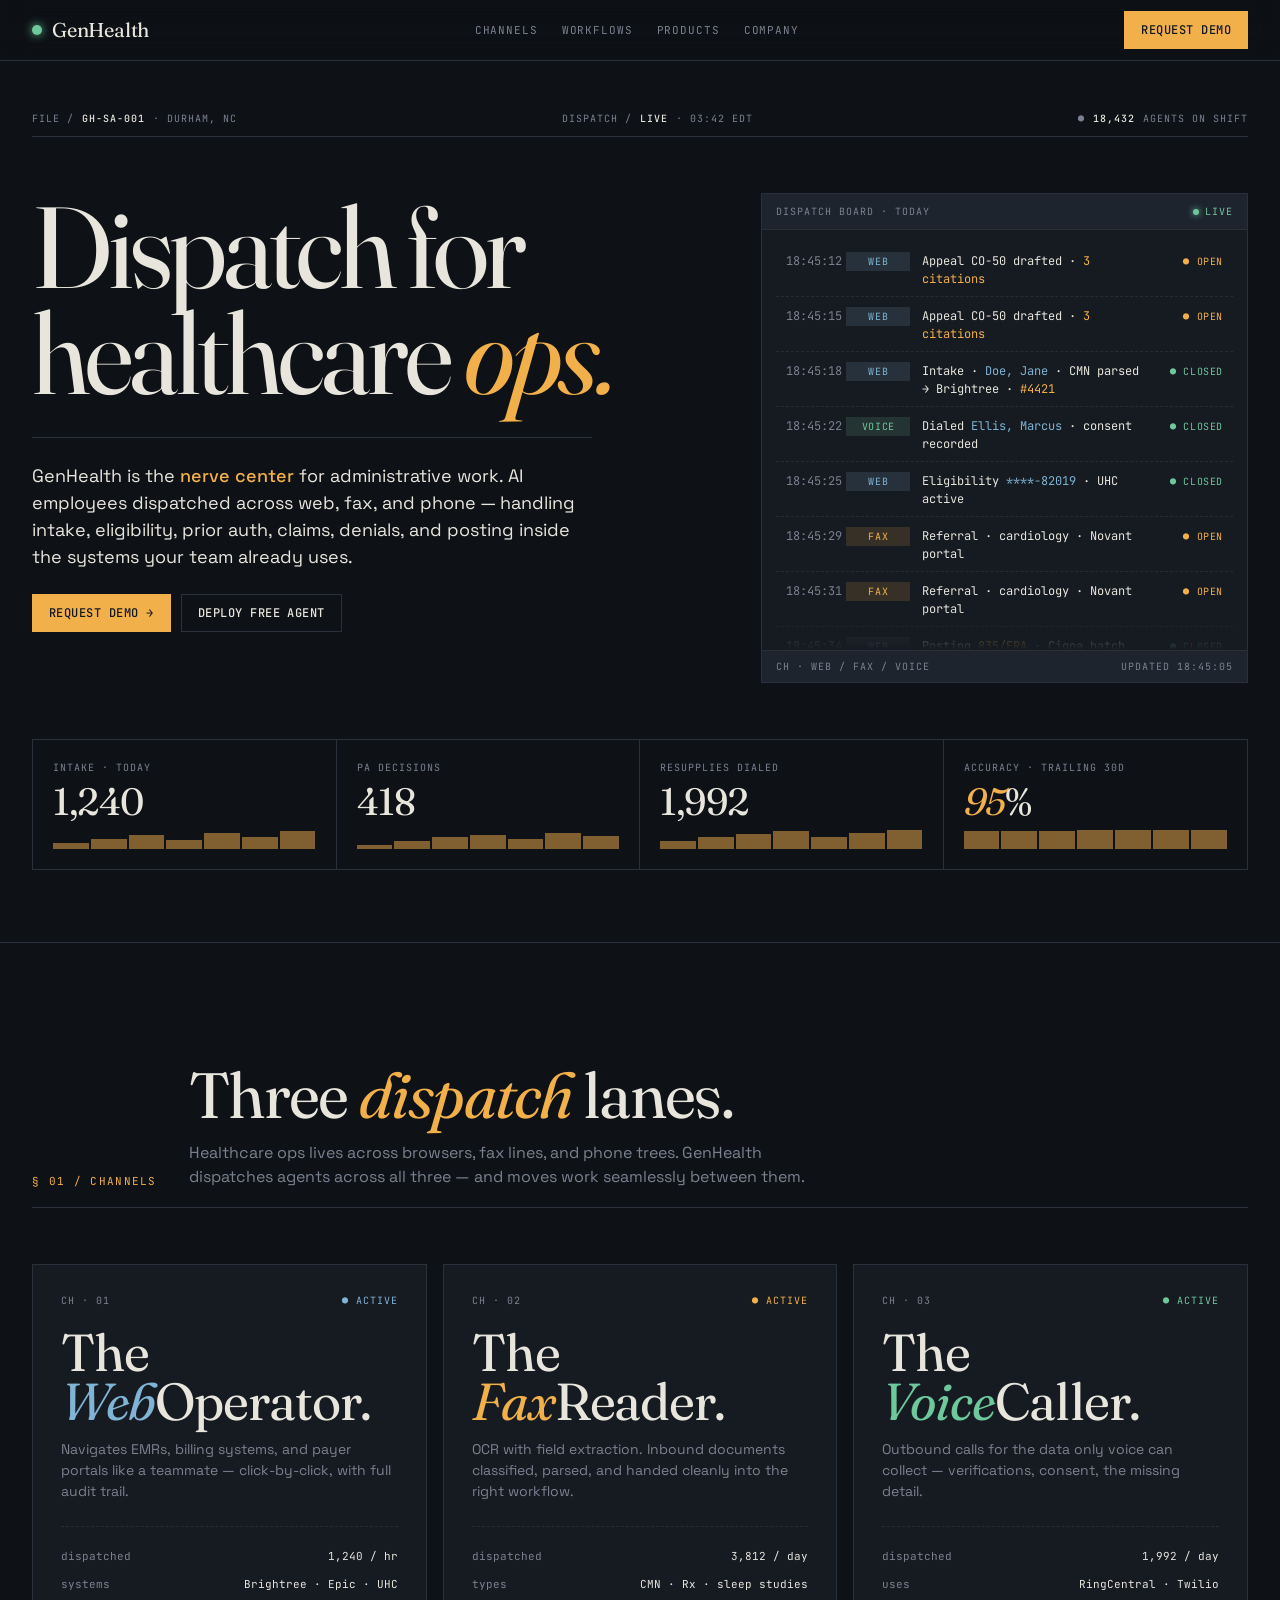
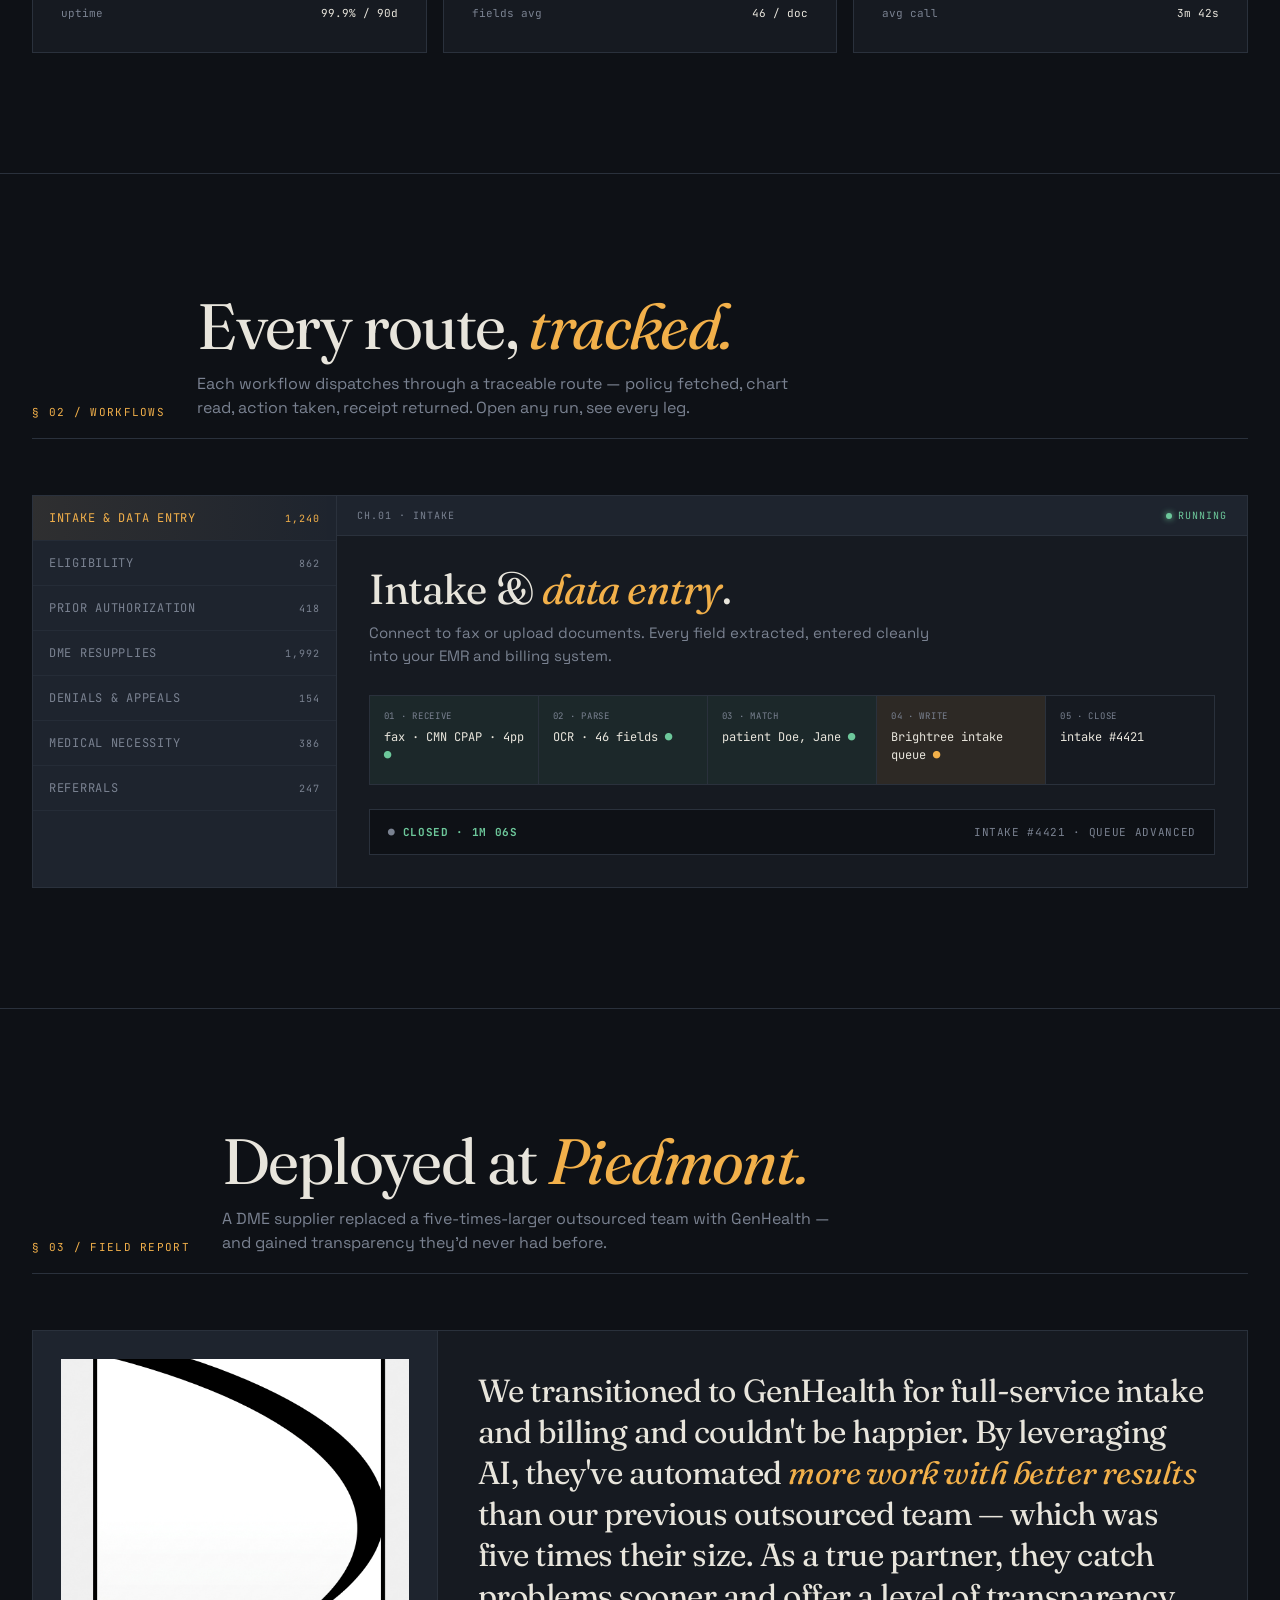
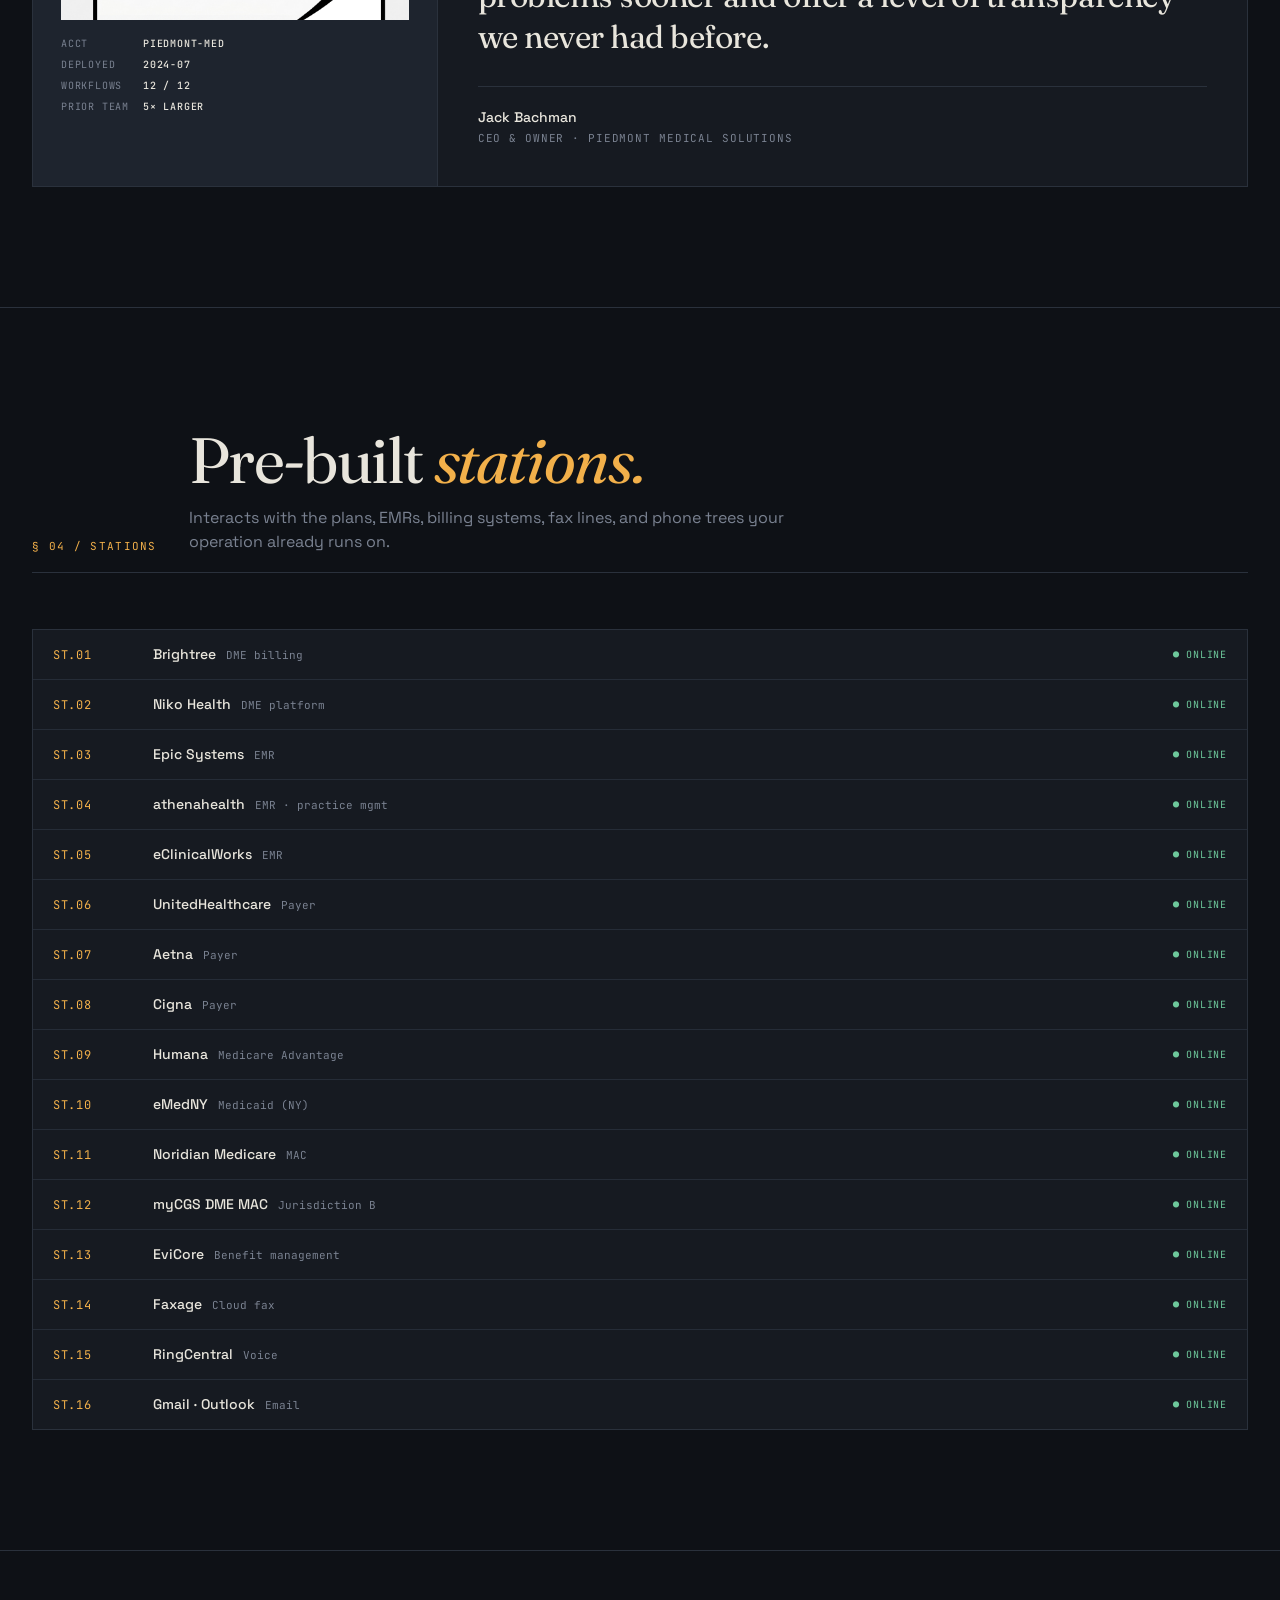
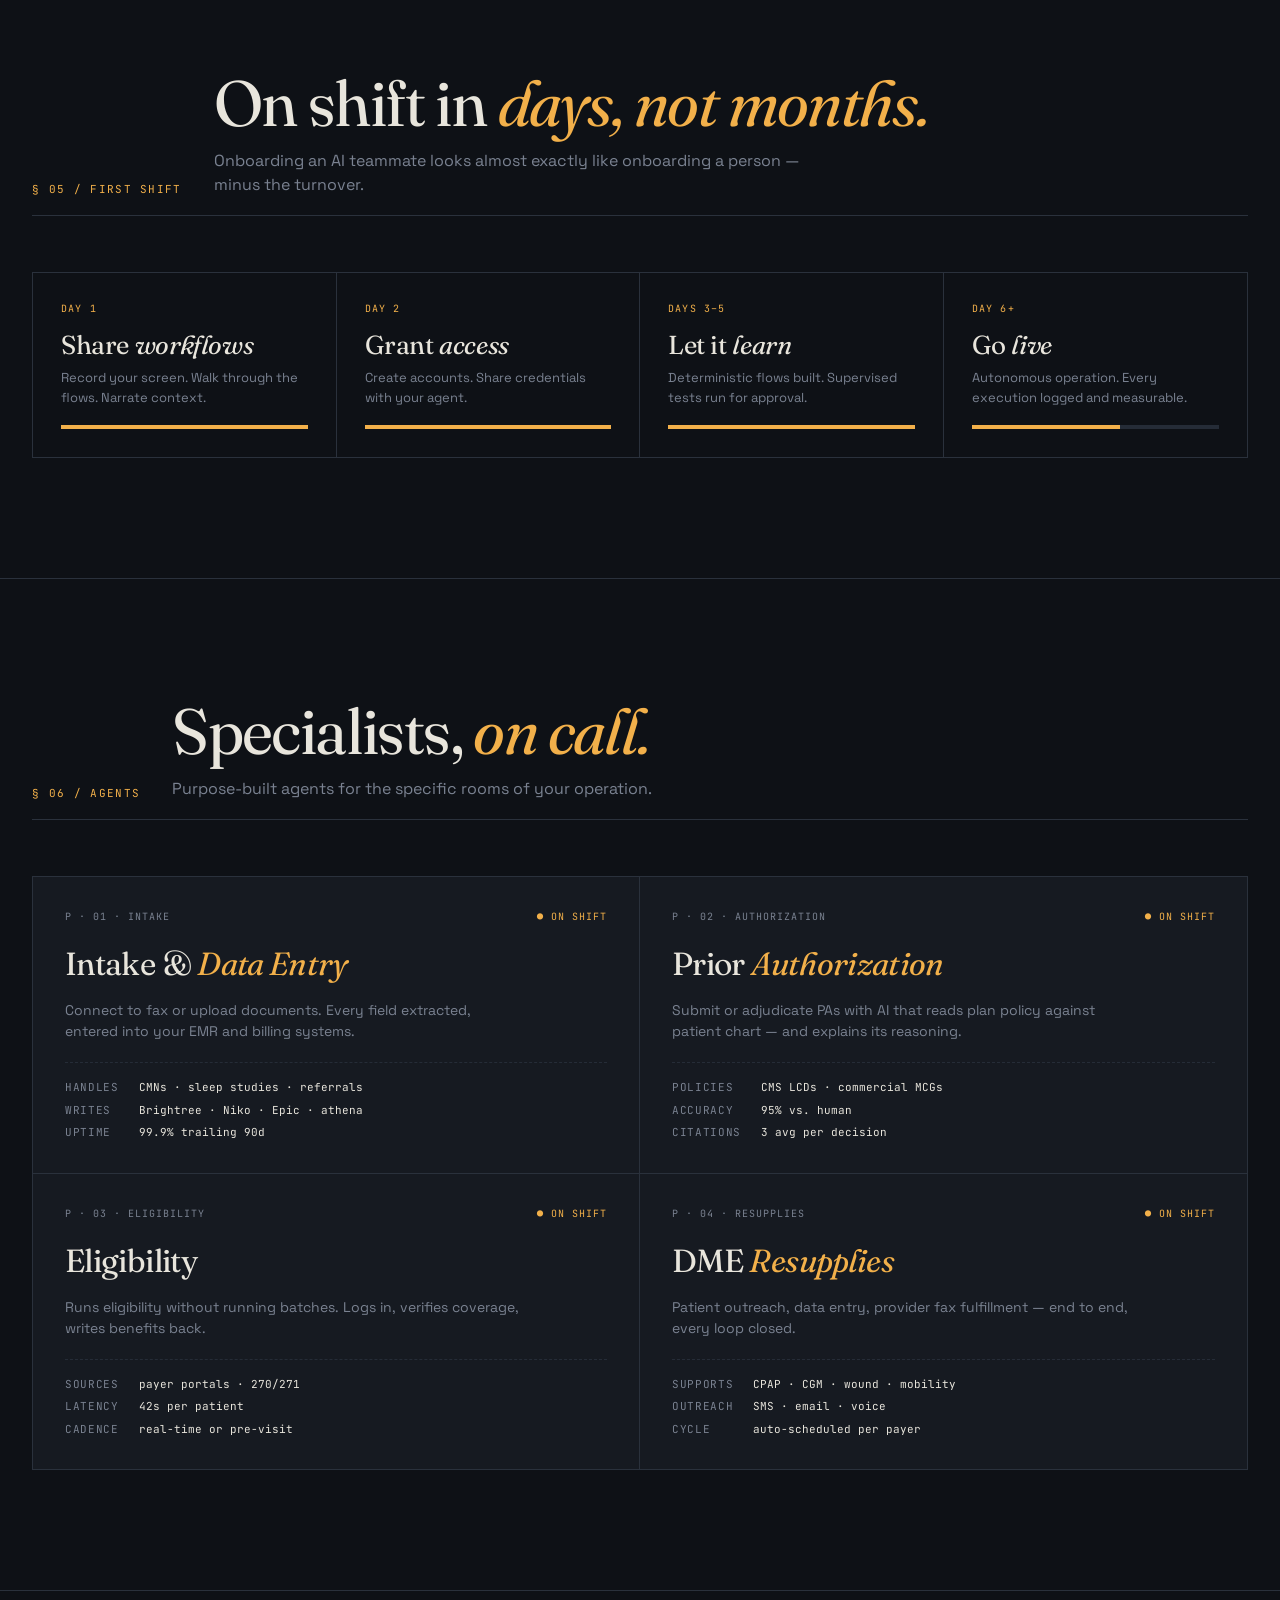
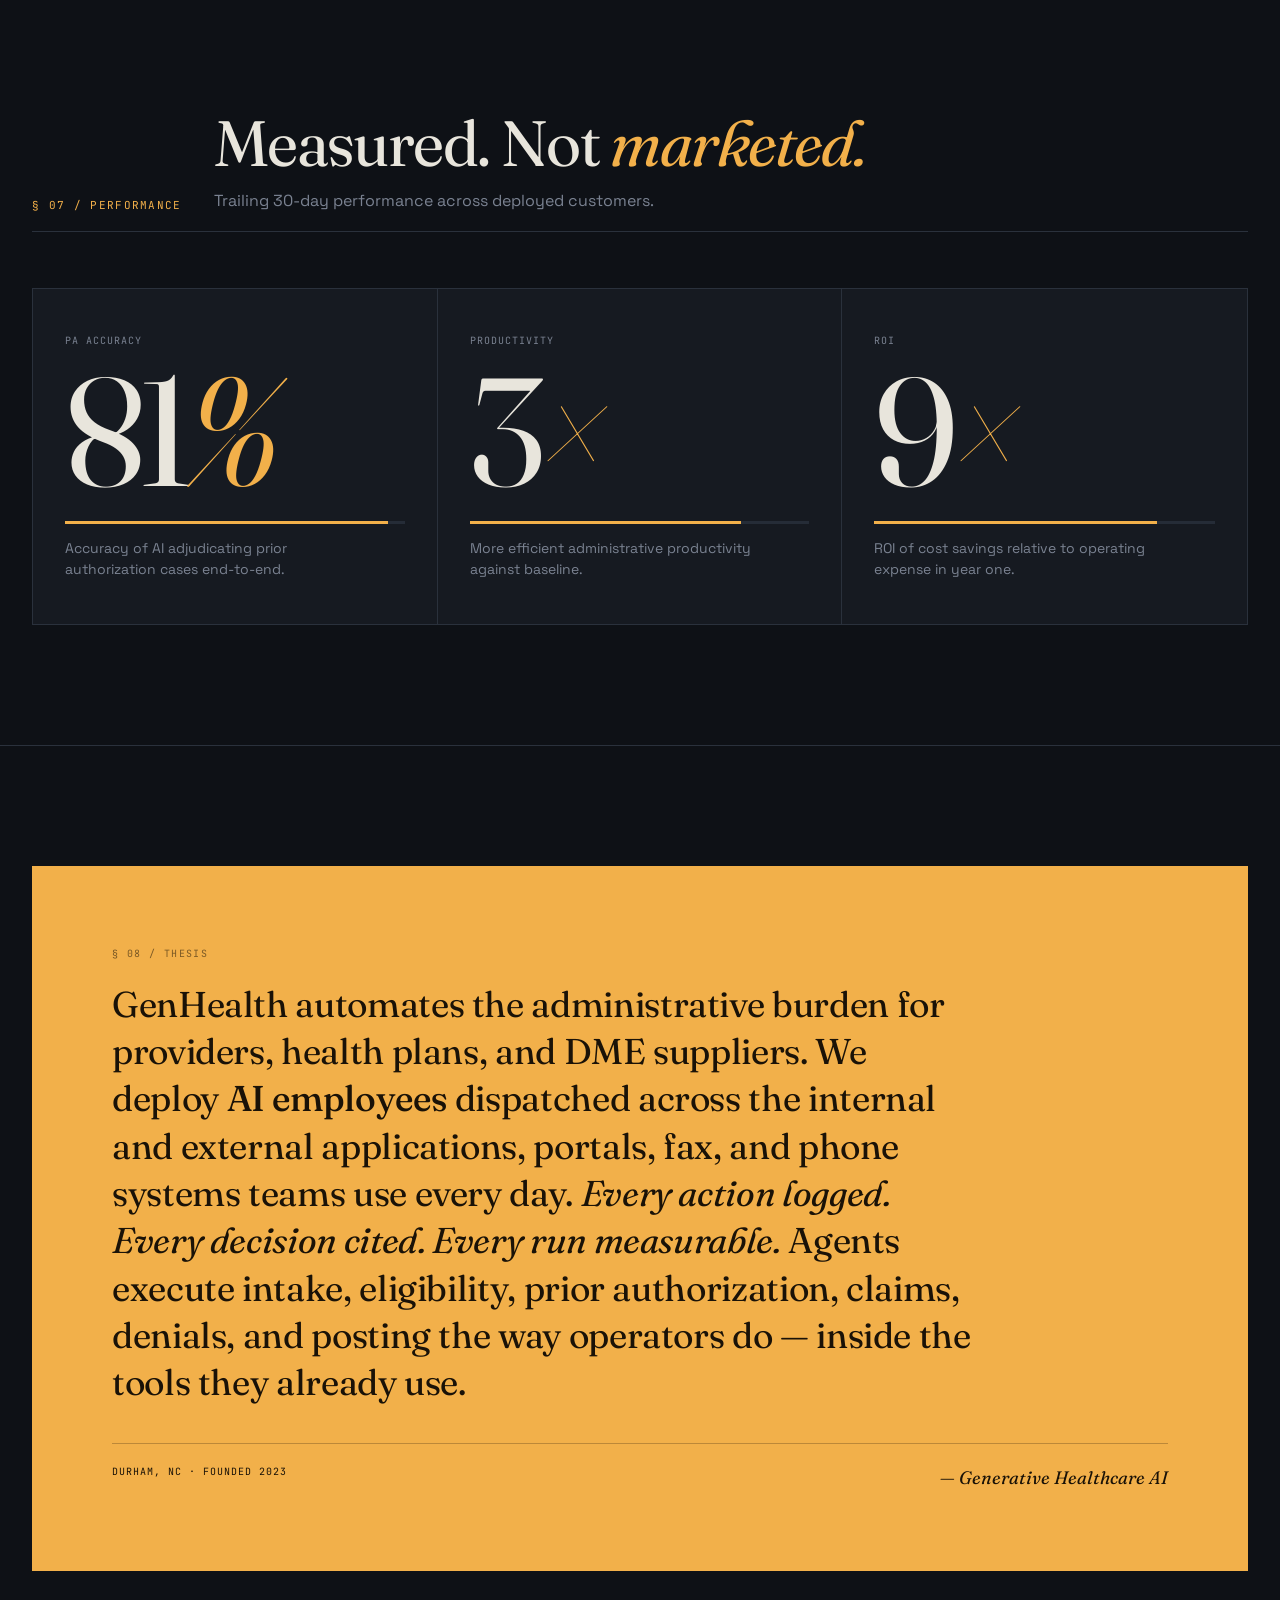
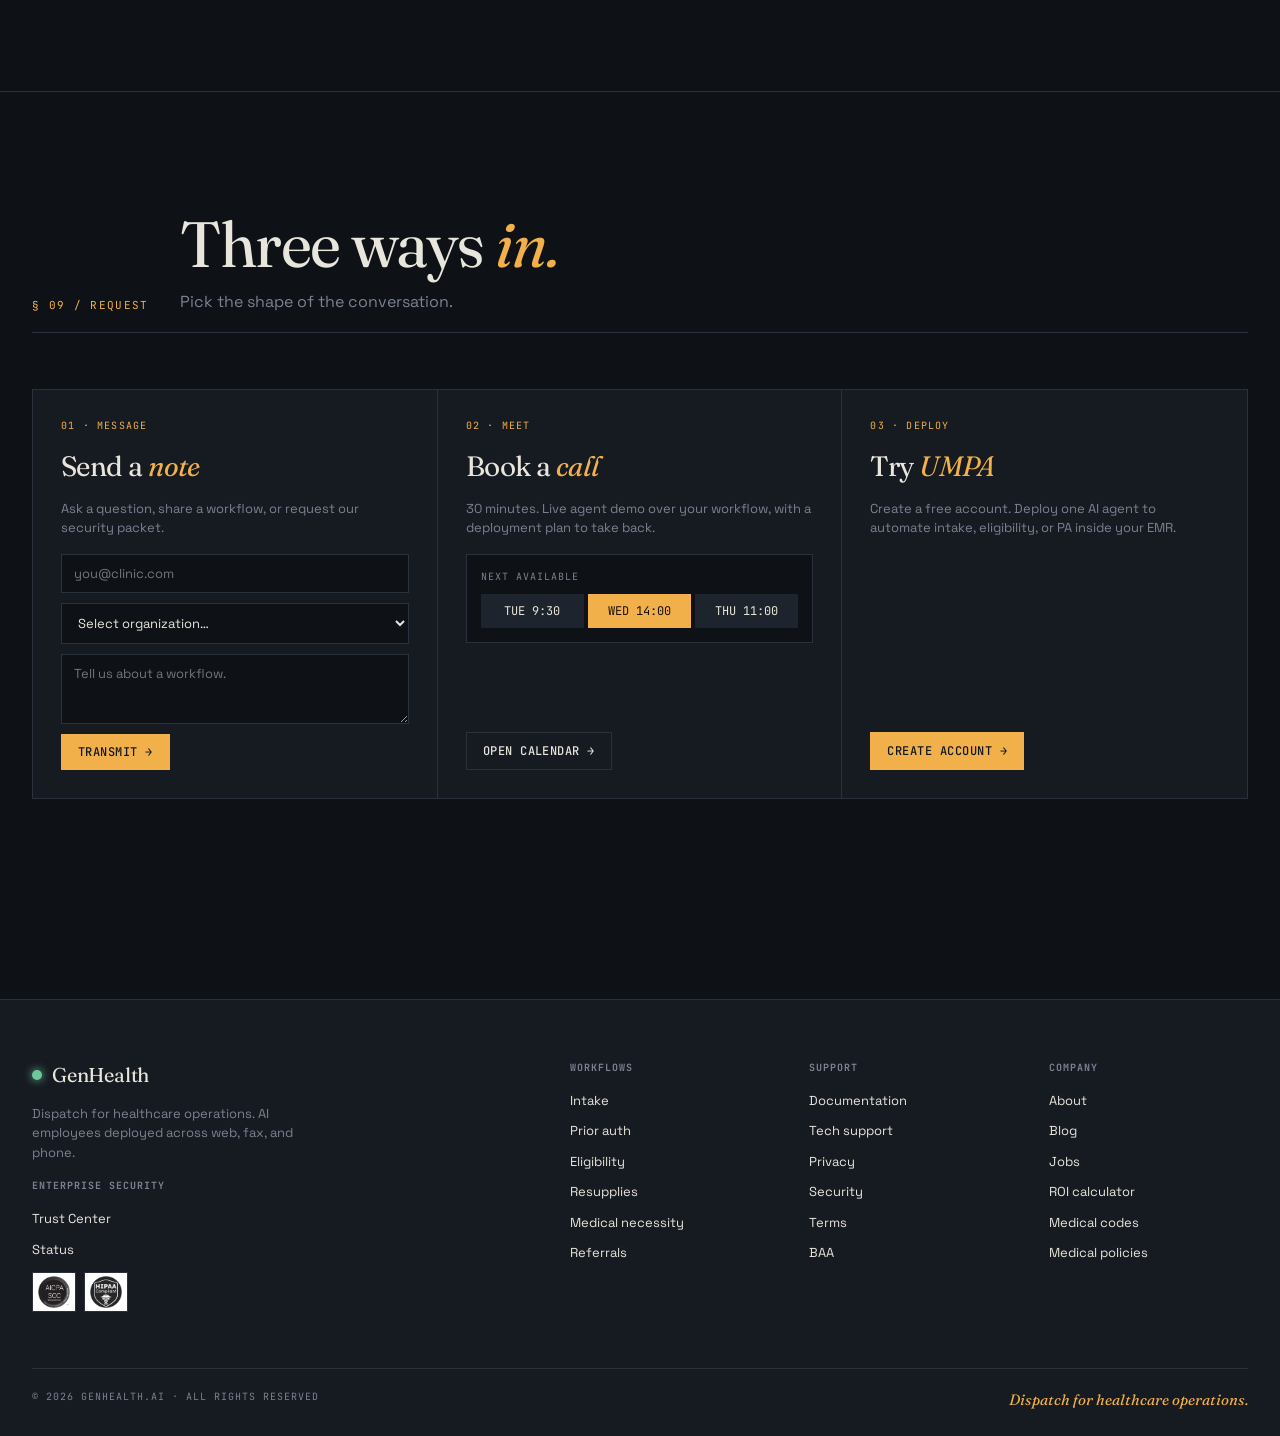
<file: variants/07-dispatch.html>
<!doctype html>
<html lang="en">
<head>
<meta charset="utf-8"/>
<meta name="viewport" content="width=device-width,initial-scale=1"/>
<title>GenHealth — Dispatch for healthcare operations.</title>
<link href="https://fonts.googleapis.com/css2?family=Space+Grotesk:wght@300;400;500;600&family=JetBrains+Mono:wght@400;500&family=Fraunces:ital,wght@0,400;0,500;1,400&display=swap" rel="stylesheet">
<style>
  :root{
    --bg:#0E1116;--panel:#161A21;--panel-2:#1E242E;--ink:#E8E5DC;--muted:#7A8291;--rule:#2A313C;
    --signal:#F2B04A;--go:#6DC89B;--stop:#E06A5F;--cool:#7FB4D4;
    --rail:#252C37;
  }
  *{box-sizing:border-box;margin:0;padding:0}
  html,body{background:var(--bg);color:var(--ink);font-family:'Space Grotesk',sans-serif;-webkit-font-smoothing:antialiased}
  body{font-size:15px;line-height:1.5;overflow-x:hidden}
  a{color:inherit;text-decoration:none}
  img{display:block;max-width:100%}
  .mono{font-family:'JetBrains Mono',monospace;letter-spacing:-.01em}
  .serif{font-family:'Fraunces',serif}
  .eyebrow{font-family:'JetBrains Mono',monospace;font-size:10px;letter-spacing:.14em;text-transform:uppercase;color:var(--muted)}
  .container{max-width:1360px;margin:0 auto;padding:0 32px}
  @media (max-width:720px){.container{padding:0 20px}}

  nav.top{position:sticky;top:0;z-index:50;background:rgba(14,17,22,.85);backdrop-filter:blur(14px);border-bottom:1px solid var(--rule)}
  nav.top .inner{display:flex;align-items:center;justify-content:space-between;height:60px}
  .brand{display:flex;align-items:center;gap:10px;font-family:'Fraunces',serif;font-size:20px;font-weight:400;letter-spacing:-.01em}
  .brand .mk{width:10px;height:10px;background:var(--go);border-radius:50%;box-shadow:0 0 10px var(--go);animation:pulse 1.4s infinite}
  @keyframes pulse{50%{opacity:.5}}
  .nav-links{display:flex;gap:24px;font-family:'JetBrains Mono',monospace;font-size:11px;color:var(--muted);text-transform:uppercase;letter-spacing:.08em}
  .nav-links a:hover{color:var(--signal)}
  .btn{display:inline-flex;align-items:center;gap:8px;padding:9px 16px;font-size:12px;font-family:'JetBrains Mono',monospace;font-weight:500;letter-spacing:.04em;text-transform:uppercase;border:1px solid var(--rule);cursor:pointer;transition:all .15s;background:transparent;color:var(--ink)}
  .btn:hover{border-color:var(--signal);color:var(--signal)}
  .btn-primary{background:var(--signal);color:#121820;border-color:var(--signal)}
  .btn-primary:hover{background:#FFC561;border-color:#FFC561;color:#121820}

  section.hero{padding:40px 0 72px}
  .strip{display:flex;justify-content:space-between;padding:10px 0;border-bottom:1px solid var(--rule);font-family:'JetBrains Mono',monospace;font-size:10px;color:var(--muted);letter-spacing:.1em;text-transform:uppercase;flex-wrap:wrap;gap:8px}
  .strip .cell{display:flex;gap:8px}.strip .cell b{color:var(--ink);font-weight:500}
  .hero-grid{display:grid;grid-template-columns:7fr 5fr;gap:48px;padding:56px 0 0}
  @media (max-width:900px){.hero-grid{grid-template-columns:1fr;gap:40px}}
  h1.disp{font-family:'Fraunces',serif;font-weight:400;font-size:clamp(56px,9vw,148px);line-height:.92;letter-spacing:-.035em}
  h1.disp em{font-style:italic;color:var(--signal)}
  .hero-lede{margin-top:32px;padding-top:24px;border-top:1px solid var(--rule);max-width:560px;color:var(--ink);font-size:18px;line-height:1.5}
  .hero-lede b{color:var(--signal);font-weight:500}
  .hero-cta{margin-top:24px;display:flex;gap:10px;flex-wrap:wrap}

  /* DISPATCH BOARD */
  .board{background:var(--panel);border:1px solid var(--rule);position:relative}
  .board .bhd{display:flex;justify-content:space-between;align-items:center;padding:10px 14px;border-bottom:1px solid var(--rule);background:var(--panel-2);font-family:'JetBrains Mono',monospace;font-size:10px;color:var(--muted);text-transform:uppercase;letter-spacing:.1em}
  .board .bhd .go{display:inline-flex;align-items:center;gap:6px;color:var(--go)}
  .board .bhd .go::before{content:"";width:6px;height:6px;border-radius:50%;background:var(--go);box-shadow:0 0 6px var(--go);animation:pulse 1.2s infinite}
  .board .ticker{padding:14px;display:flex;flex-direction:column;gap:2px;max-height:420px;overflow:hidden;position:relative}
  .board .ticker::after{content:"";position:absolute;inset:auto 0 0 0;height:40px;background:linear-gradient(transparent,var(--panel))}
  .ticker .row{display:grid;grid-template-columns:48px 64px 1fr 60px;gap:12px;padding:8px 10px;font-family:'JetBrains Mono',monospace;font-size:12px;border-bottom:1px dashed var(--rail);align-items:baseline;animation:slide .6s ease}
  @keyframes slide{from{opacity:0;transform:translateY(-4px)}to{opacity:1;transform:translateY(0)}}
  .ticker .row .t{color:var(--muted)}
  .ticker .row .chan{padding:2px 6px;font-size:10px;letter-spacing:.06em;text-align:center}
  .ticker .row .chan.web{background:rgba(127,180,212,.15);color:var(--cool)}
  .ticker .row .chan.fax{background:rgba(242,176,74,.15);color:var(--signal)}
  .ticker .row .chan.voice{background:rgba(109,200,155,.15);color:var(--go)}
  .ticker .row .m{color:var(--ink)}
  .ticker .row .m .hl{color:var(--signal)}
  .ticker .row .m .pid{color:var(--cool)}
  .ticker .row .st{text-align:right;font-size:10px;color:var(--go);text-transform:uppercase;letter-spacing:.06em}
  .ticker .row .st.wait{color:var(--signal)}
  .ticker .row .st.err{color:var(--stop)}
  .board .bfoot{padding:8px 14px;border-top:1px solid var(--rule);background:var(--panel-2);display:flex;justify-content:space-between;font-family:'JetBrains Mono',monospace;font-size:10px;color:var(--muted);text-transform:uppercase;letter-spacing:.1em}

  /* METRICS STRIP */
  .mstrip{margin-top:56px;display:grid;grid-template-columns:repeat(4,1fr);border:1px solid var(--rule)}
  @media (max-width:820px){.mstrip{grid-template-columns:1fr 1fr}}
  .mcell{padding:20px;border-right:1px solid var(--rule);font-family:'JetBrains Mono',monospace}
  .mcell:last-child{border-right:0}
  .mcell .k{font-size:10px;letter-spacing:.1em;color:var(--muted);text-transform:uppercase;margin-bottom:8px}
  .mcell .v{font-family:'Fraunces',serif;font-size:38px;font-weight:400;letter-spacing:-.02em;line-height:1;font-variant-numeric:tabular-nums}
  .mcell .v em{color:var(--signal);font-style:italic}
  .mcell .spark{height:20px;margin-top:8px;display:flex;gap:2px;align-items:flex-end}
  .mcell .spark span{flex:1;background:var(--signal);opacity:.5;min-height:2px}

  .sec{padding:120px 0;border-top:1px solid var(--rule);position:relative}
  .sec-head{display:grid;grid-template-columns:auto 1fr;gap:32px;margin-bottom:56px;align-items:end;padding-bottom:18px;border-bottom:1px solid var(--rule)}
  .sec-head .num{font-family:'JetBrains Mono',monospace;font-size:11px;color:var(--signal);letter-spacing:.12em;text-transform:uppercase;padding-top:8px}
  .sec-head h2{font-family:'Fraunces',serif;font-weight:400;font-size:clamp(36px,5vw,64px);line-height:1;letter-spacing:-.025em;max-width:20ch}
  .sec-head h2 em{font-style:italic;color:var(--signal)}
  .sec-head .lede{margin-top:14px;color:var(--muted);max-width:620px;font-size:16px;line-height:1.5}

  /* CHANNELS: map-like */
  .channels{display:grid;grid-template-columns:repeat(3,1fr);gap:16px}
  @media (max-width:820px){.channels{grid-template-columns:1fr}}
  .chan-card{background:var(--panel);border:1px solid var(--rule);padding:28px;position:relative;display:flex;flex-direction:column;min-height:380px}
  .chan-card .ct{font-family:'JetBrains Mono',monospace;font-size:10px;color:var(--muted);letter-spacing:.1em;text-transform:uppercase;margin-bottom:20px;display:flex;justify-content:space-between}
  .chan-card.web .ct .live{color:var(--cool)}
  .chan-card.fax .ct .live{color:var(--signal)}
  .chan-card.voice .ct .live{color:var(--go)}
  .chan-card h3{font-family:'Fraunces',serif;font-size:52px;font-weight:400;letter-spacing:-.02em;line-height:.95;margin-bottom:12px}
  .chan-card h3 em{font-style:italic}
  .chan-card.web h3 em{color:var(--cool)}
  .chan-card.fax h3 em{color:var(--signal)}
  .chan-card.voice h3 em{color:var(--go)}
  .chan-card p{color:var(--muted);font-size:14px;margin-bottom:24px}
  .chan-card .diag{margin-top:auto;padding-top:18px;border-top:1px dashed var(--rail);display:flex;flex-direction:column;gap:6px;font-family:'JetBrains Mono',monospace;font-size:11px}
  .chan-card .diag .r{display:flex;justify-content:space-between;padding:3px 0}
  .chan-card .diag .r .k{color:var(--muted)}
  .chan-card .diag .r .v{color:var(--ink)}

  /* WORKFLOWS: route selector + live run */
  .flows{display:grid;grid-template-columns:3fr 9fr;gap:0;border:1px solid var(--rule);background:var(--panel)}
  @media (max-width:900px){.flows{grid-template-columns:1fr}}
  .flows .list{background:var(--panel-2);border-right:1px solid var(--rule)}
  @media (max-width:900px){.flows .list{border-right:0;border-bottom:1px solid var(--rule)}}
  .flows .list button{width:100%;text-align:left;background:transparent;border:0;padding:14px 16px;font-family:'JetBrains Mono',monospace;font-size:12px;color:var(--muted);cursor:pointer;border-bottom:1px solid var(--rail);display:flex;justify-content:space-between;align-items:center;text-transform:uppercase;letter-spacing:.06em;transition:color .15s}
  .flows .list button:hover{color:var(--ink)}
  .flows .list button[aria-selected="true"]{color:var(--signal);background:linear-gradient(90deg,rgba(242,176,74,.08),transparent)}
  .flows .list button .ct{color:var(--muted);font-size:10px;letter-spacing:.1em}
  .flows .list button[aria-selected="true"] .ct{color:var(--signal)}
  .flows .stage{display:flex;flex-direction:column}
  .flows .stage .shd{display:flex;justify-content:space-between;align-items:center;padding:12px 20px;border-bottom:1px solid var(--rule);background:var(--panel-2);font-family:'JetBrains Mono',monospace;font-size:10px;color:var(--muted);letter-spacing:.1em;text-transform:uppercase}
  .flows .stage .shd .live{color:var(--go);display:inline-flex;gap:6px;align-items:center}
  .flows .stage .shd .live::before{content:"";width:6px;height:6px;border-radius:50%;background:var(--go);box-shadow:0 0 6px var(--go);animation:pulse 1.1s infinite}
  .flows .stage .body{padding:32px;flex:1}
  .flows .stage h3{font-family:'Fraunces',serif;font-size:42px;font-weight:400;letter-spacing:-.02em;line-height:1;margin-bottom:12px}
  .flows .stage h3 em{font-style:italic;color:var(--signal)}
  .flows .stage .lede{color:var(--muted);max-width:560px;margin-bottom:28px}
  .flows .stage .route{display:flex;gap:0;margin-bottom:24px;border:1px solid var(--rule)}
  .flows .stage .route .step{flex:1;padding:14px;border-right:1px solid var(--rule);font-family:'JetBrains Mono',monospace;font-size:11px;position:relative}
  .flows .stage .route .step:last-child{border-right:0}
  .flows .stage .route .step.done{background:rgba(109,200,155,.08)}
  .flows .stage .route .step.live{background:rgba(242,176,74,.1)}
  .flows .stage .route .step .n{color:var(--muted);letter-spacing:.08em;text-transform:uppercase;font-size:9px;margin-bottom:4px}
  .flows .stage .route .step .l{color:var(--ink);font-size:12px;margin-bottom:6px}
  .flows .stage .route .step .m{color:var(--muted)}
  .flows .stage .route .step.done .l::after{content:" ●";color:var(--go)}
  .flows .stage .route .step.live .l::after{content:" ●";color:var(--signal);animation:pulse 1s infinite}
  .flows .stage .receipt{padding:14px 18px;border:1px solid var(--rule);background:var(--bg);display:flex;justify-content:space-between;font-family:'JetBrains Mono',monospace;font-size:11px;color:var(--muted);text-transform:uppercase;letter-spacing:.06em}
  .flows .stage .receipt b{color:var(--go)}

  /* TESTIMONIAL */
  .quote{display:grid;grid-template-columns:4fr 8fr;gap:0;border:1px solid var(--rule);background:var(--panel)}
  @media (max-width:820px){.quote{grid-template-columns:1fr}}
  .quote .meta{padding:28px;border-right:1px solid var(--rule);background:var(--panel-2);display:flex;flex-direction:column;gap:16px}
  @media (max-width:820px){.quote .meta{border-right:0;border-bottom:1px solid var(--rule)}}
  .quote .meta img{width:100%;aspect-ratio:4/3;object-fit:cover;filter:grayscale(.3) contrast(1.05)}
  .quote .meta .plate{font-family:'JetBrains Mono',monospace;font-size:10px;color:var(--muted);letter-spacing:.08em;text-transform:uppercase;display:grid;grid-template-columns:auto 1fr;gap:6px 14px}
  .quote .meta .plate b{color:var(--ink);font-weight:500}
  .quote .body{padding:40px;display:flex;flex-direction:column;gap:28px;justify-content:center}
  .quote blockquote{font-family:'Fraunces',serif;font-size:clamp(22px,2.7vw,32px);line-height:1.28;letter-spacing:-.015em;font-weight:400;text-wrap:balance}
  .quote blockquote em{font-style:italic;color:var(--signal)}
  .quote .by{font-family:'JetBrains Mono',monospace;font-size:11px;color:var(--muted);text-transform:uppercase;letter-spacing:.08em;padding-top:20px;border-top:1px solid var(--rule)}
  .quote .by b{display:block;color:var(--ink);font-family:'Space Grotesk',sans-serif;text-transform:none;letter-spacing:0;font-size:14px;font-weight:500;margin-bottom:2px}

  /* INTEGRATIONS as station list */
  .stations{border:1px solid var(--rule);background:var(--panel)}
  .station{display:grid;grid-template-columns:80px 1fr auto;gap:20px;padding:14px 20px;border-bottom:1px solid var(--rail);align-items:center;font-family:'JetBrains Mono',monospace;font-size:12px;transition:background .15s}
  .station:hover{background:var(--panel-2)}
  .station:last-child{border-bottom:0}
  .station .code{color:var(--signal);letter-spacing:.06em}
  .station .nm{color:var(--ink);font-family:'Space Grotesk',sans-serif;font-size:14px;font-weight:500}
  .station .nm span{color:var(--muted);font-family:'JetBrains Mono',monospace;font-size:11px;font-weight:400;margin-left:10px}
  .station .st{color:var(--go);font-size:10px;letter-spacing:.08em;text-transform:uppercase}

  /* ONBOARDING: shift schedule */
  .shifts{display:grid;grid-template-columns:repeat(4,1fr);border:1px solid var(--rule)}
  @media (max-width:820px){.shifts{grid-template-columns:1fr 1fr}}
  @media (max-width:520px){.shifts{grid-template-columns:1fr}}
  .shift{padding:28px;border-right:1px solid var(--rule);position:relative}
  .shift:last-child{border-right:0}
  @media (max-width:820px){.shift:nth-child(2){border-right:0}}
  .shift .w{font-family:'JetBrains Mono',monospace;font-size:10px;color:var(--signal);letter-spacing:.12em;text-transform:uppercase;margin-bottom:16px}
  .shift h4{font-family:'Fraunces',serif;font-size:26px;font-weight:400;letter-spacing:-.015em;line-height:1;margin-bottom:10px}
  .shift h4 em{font-style:italic}
  .shift p{color:var(--muted);font-size:13px}
  .shift .bar{margin-top:18px;height:4px;background:var(--rail)}
  .shift .bar span{display:block;height:100%;background:var(--signal)}

  /* PRODUCTS */
  .bay{display:grid;grid-template-columns:1fr 1fr;gap:0;border:1px solid var(--rule)}
  @media (max-width:820px){.bay{grid-template-columns:1fr}}
  .bay .slot{padding:32px;border-right:1px solid var(--rule);border-bottom:1px solid var(--rule);background:var(--panel);position:relative}
  .bay .slot:nth-child(2n){border-right:0}
  .bay .slot:nth-last-child(-n+2){border-bottom:0}
  @media (max-width:820px){.bay .slot{border-right:0}.bay .slot:last-child{border-bottom:0}}
  .bay .slot .hd{display:flex;justify-content:space-between;align-items:center;margin-bottom:16px;font-family:'JetBrains Mono',monospace;font-size:10px;letter-spacing:.1em;text-transform:uppercase;color:var(--muted)}
  .bay .slot .hd .pid{color:var(--signal)}
  .bay .slot h3{font-family:'Fraunces',serif;font-size:32px;font-weight:400;letter-spacing:-.02em;margin-bottom:12px}
  .bay .slot h3 em{font-style:italic;color:var(--signal)}
  .bay .slot p{color:var(--muted);font-size:14px;margin-bottom:20px;max-width:460px}
  .bay .slot .kv{display:grid;grid-template-columns:auto 1fr;gap:6px 20px;padding-top:16px;border-top:1px dashed var(--rail);font-family:'JetBrains Mono',monospace;font-size:11px}
  .bay .slot .kv .k{color:var(--muted);letter-spacing:.06em;text-transform:uppercase}
  .bay .slot .kv .v{color:var(--ink)}

  /* STATS */
  .dials{display:grid;grid-template-columns:repeat(3,1fr);border:1px solid var(--rule);background:var(--panel)}
  @media (max-width:820px){.dials{grid-template-columns:1fr}}
  .dial{padding:44px 32px;border-right:1px solid var(--rule)}
  .dial:last-child{border-right:0}
  @media (max-width:820px){.dial{border-right:0;border-bottom:1px solid var(--rule)}.dial:last-child{border-bottom:0}}
  .dial .k{font-family:'JetBrains Mono',monospace;font-size:10px;color:var(--muted);letter-spacing:.1em;text-transform:uppercase;margin-bottom:14px}
  .dial .n{font-family:'Fraunces',serif;font-size:clamp(88px,12vw,172px);font-weight:400;letter-spacing:-.04em;line-height:.9;font-variant-numeric:tabular-nums}
  .dial .n em{font-style:italic;color:var(--signal)}
  .dial .l{margin-top:14px;color:var(--muted);font-size:14px;max-width:300px}
  .dial .bar{margin-top:20px;height:3px;background:var(--rail);position:relative}
  .dial .bar span{display:block;height:100%;background:var(--signal)}

  /* MISSION */
  .mission{background:var(--signal);color:#1A1207;padding:80px;position:relative}
  @media (max-width:720px){.mission{padding:40px 24px}}
  .mission .eyebrow{color:rgba(26,18,7,.55)}
  .mission h2{font-family:'Fraunces',serif;font-weight:400;font-size:clamp(24px,2.8vw,36px);line-height:1.32;letter-spacing:-.01em;margin-top:20px;max-width:860px;text-wrap:pretty}
  .mission h2 em{font-style:italic}
  .mission h2 b{font-weight:500}
  .mission .sig{margin-top:36px;padding-top:20px;border-top:1px solid rgba(26,18,7,.25);display:flex;justify-content:space-between;flex-wrap:wrap;gap:10px;font-family:'JetBrains Mono',monospace;font-size:10px;letter-spacing:.1em;text-transform:uppercase}
  .mission .sig em{font-family:'Fraunces',serif;font-style:italic;font-size:18px;letter-spacing:0;text-transform:none}

  /* CONTACT */
  .c-grid{display:grid;grid-template-columns:repeat(3,1fr);border:1px solid var(--rule)}
  @media (max-width:820px){.c-grid{grid-template-columns:1fr}}
  .c-cell{padding:28px;border-right:1px solid var(--rule);background:var(--panel);display:flex;flex-direction:column;gap:12px}
  .c-cell:last-child{border-right:0}
  @media (max-width:820px){.c-cell{border-right:0;border-bottom:1px solid var(--rule)}.c-cell:last-child{border-bottom:0}}
  .c-cell .num{font-family:'JetBrains Mono',monospace;font-size:10px;color:var(--signal);letter-spacing:.12em;text-transform:uppercase}
  .c-cell h3{font-family:'Fraunces',serif;font-size:28px;font-weight:400;letter-spacing:-.02em}
  .c-cell h3 em{font-style:italic;color:var(--signal)}
  .c-cell p{font-size:13px;color:var(--muted)}
  .c-form{display:flex;flex-direction:column;gap:10px;margin-top:4px}
  .c-form input,.c-form select,.c-form textarea{background:var(--bg);border:1px solid var(--rule);padding:10px 12px;font-family:inherit;font-size:13px;outline:none;color:var(--ink);border-radius:0}
  .c-form input:focus,.c-form textarea:focus,.c-form select:focus{border-color:var(--signal)}
  .c-form textarea{resize:vertical;min-height:70px}
  .c-cell .btn{margin-top:auto;align-self:flex-start}

  footer{background:var(--panel);border-top:1px solid var(--rule);padding:60px 0 24px;margin-top:80px}
  .foot{display:grid;grid-template-columns:2.5fr 1fr 1fr 1fr;gap:40px}
  @media (max-width:820px){.foot{grid-template-columns:1fr 1fr}}
  .foot-brand .tag{color:var(--muted);font-size:13px;max-width:300px;margin:14px 0 16px;line-height:1.5}
  .foot h5{font-family:'JetBrains Mono',monospace;font-size:10px;letter-spacing:.1em;color:var(--muted);margin-bottom:14px;text-transform:uppercase}
  .foot ul{list-style:none;display:flex;flex-direction:column;gap:8px}
  .foot ul a{color:var(--ink);font-size:13px}
  .foot ul a:hover{color:var(--signal)}
  .foot-brand .seals{display:flex;gap:8px;margin-top:12px}
  .foot-brand .seals img{height:40px;background:#fff;border:1px solid var(--rule);padding:3px 5px}
  .foot-bottom{margin-top:56px;padding-top:20px;border-top:1px solid var(--rule);display:flex;justify-content:space-between;font-family:'JetBrains Mono',monospace;font-size:10px;color:var(--muted);letter-spacing:.1em;text-transform:uppercase;flex-wrap:wrap;gap:10px}
  .foot-bottom em{font-family:'Fraunces',serif;font-style:italic;font-size:15px;color:var(--signal);letter-spacing:0;text-transform:none}
</style>
</head>
<body>
<nav class="top">
  <div class="container inner">
    <a class="brand" href="#"><span class="mk"></span><span>GenHealth</span></a>
    <div class="nav-links"><a href="#channels">Channels</a><a href="#flows">Workflows</a><a href="#products">Products</a><a href="#company">Company</a></div>
    <a class="btn btn-primary" href="#contact">Request demo</a>
  </div>
</nav>

<section class="hero">
  <div class="container">
    <div class="strip">
      <span class="cell">FILE / <b>GH-SA-001</b> · DURHAM, NC</span>
      <span class="cell">DISPATCH / <b>LIVE</b> · 03:42 EDT</span>
      <span class="cell">● <b>18,432</b> AGENTS ON SHIFT</span>
    </div>

    <div class="hero-grid">
      <div>
        <h1 class="disp">Dispatch for<br/>healthcare <em>ops.</em></h1>
        <p class="hero-lede">GenHealth is the <b>nerve center</b> for administrative work. AI employees dispatched across web, fax, and phone — handling intake, eligibility, prior auth, claims, denials, and posting inside the systems your team already uses.</p>
        <div class="hero-cta">
          <a class="btn btn-primary" href="#contact">Request demo →</a>
          <a class="btn" href="https://umpa.genhealth.ai">Deploy free agent</a>
        </div>
      </div>

      <div class="board">
        <div class="bhd"><span>DISPATCH BOARD · TODAY</span><span class="go">LIVE</span></div>
        <div class="ticker" id="ticker"></div>
        <div class="bfoot"><span>CH · web / fax / voice</span><span>UPDATED <span id="updT">03:42:07</span></span></div>
      </div>
    </div>

    <div class="mstrip">
      <div class="mcell"><div class="k">Intake · today</div><div class="v">1,240</div><div class="spark"><span style="height:30%"></span><span style="height:52%"></span><span style="height:68%"></span><span style="height:45%"></span><span style="height:80%"></span><span style="height:62%"></span><span style="height:90%"></span></div></div>
      <div class="mcell"><div class="k">PA decisions</div><div class="v">418</div><div class="spark"><span style="height:22%"></span><span style="height:40%"></span><span style="height:58%"></span><span style="height:70%"></span><span style="height:52%"></span><span style="height:78%"></span><span style="height:65%"></span></div></div>
      <div class="mcell"><div class="k">Resupplies dialed</div><div class="v">1,992</div><div class="spark"><span style="height:42%"></span><span style="height:58%"></span><span style="height:75%"></span><span style="height:90%"></span><span style="height:62%"></span><span style="height:80%"></span><span style="height:95%"></span></div></div>
      <div class="mcell"><div class="k">Accuracy · trailing 30d</div><div class="v"><em>95</em>%</div><div class="spark"><span style="height:88%"></span><span style="height:92%"></span><span style="height:90%"></span><span style="height:94%"></span><span style="height:95%"></span><span style="height:93%"></span><span style="height:96%"></span></div></div>
    </div>
  </div>
</section>

<section class="sec" id="channels">
  <div class="container">
    <div class="sec-head">
      <div class="num">§ 01 / CHANNELS</div>
      <div>
        <h2>Three <em>dispatch</em> lanes.</h2>
        <p class="lede">Healthcare ops lives across browsers, fax lines, and phone trees. GenHealth dispatches agents across all three — and moves work seamlessly between them.</p>
      </div>
    </div>
    <div class="channels">
      <div class="chan-card web">
        <div class="ct"><span>CH · 01</span><span class="live">● active</span></div>
        <h3>The <em>Web</em>Operator.</h3>
        <p>Navigates EMRs, billing systems, and payer portals like a teammate — click-by-click, with full audit trail.</p>
        <div class="diag">
          <div class="r"><span class="k">dispatched</span><span class="v">1,240 / hr</span></div>
          <div class="r"><span class="k">systems</span><span class="v">Brightree · Epic · UHC</span></div>
          <div class="r"><span class="k">uptime</span><span class="v">99.9% / 90d</span></div>
        </div>
      </div>
      <div class="chan-card fax">
        <div class="ct"><span>CH · 02</span><span class="live">● active</span></div>
        <h3>The <em>Fax</em>Reader.</h3>
        <p>OCR with field extraction. Inbound documents classified, parsed, and handed cleanly into the right workflow.</p>
        <div class="diag">
          <div class="r"><span class="k">dispatched</span><span class="v">3,812 / day</span></div>
          <div class="r"><span class="k">types</span><span class="v">CMN · Rx · sleep studies</span></div>
          <div class="r"><span class="k">fields avg</span><span class="v">46 / doc</span></div>
        </div>
      </div>
      <div class="chan-card voice">
        <div class="ct"><span>CH · 03</span><span class="live">● active</span></div>
        <h3>The <em>Voice</em>Caller.</h3>
        <p>Outbound calls for the data only voice can collect — verifications, consent, the missing detail.</p>
        <div class="diag">
          <div class="r"><span class="k">dispatched</span><span class="v">1,992 / day</span></div>
          <div class="r"><span class="k">uses</span><span class="v">RingCentral · Twilio</span></div>
          <div class="r"><span class="k">avg call</span><span class="v">3m 42s</span></div>
        </div>
      </div>
    </div>
  </div>
</section>

<section class="sec" id="flows">
  <div class="container">
    <div class="sec-head">
      <div class="num">§ 02 / WORKFLOWS</div>
      <div>
        <h2>Every route, <em>tracked.</em></h2>
        <p class="lede">Each workflow dispatches through a traceable route — policy fetched, chart read, action taken, receipt returned. Open any run, see every leg.</p>
      </div>
    </div>
    <div class="flows">
      <div class="list" id="flowsList">
        <button aria-selected="true" data-wf="intake"><span>Intake & data entry</span><span class="ct">1,240</span></button>
        <button data-wf="eligibility"><span>Eligibility</span><span class="ct">862</span></button>
        <button data-wf="pa"><span>Prior authorization</span><span class="ct">418</span></button>
        <button data-wf="resupplies"><span>DME resupplies</span><span class="ct">1,992</span></button>
        <button data-wf="appeals"><span>Denials & appeals</span><span class="ct">154</span></button>
        <button data-wf="medneed"><span>Medical necessity</span><span class="ct">386</span></button>
        <button data-wf="referrals"><span>Referrals</span><span class="ct">247</span></button>
      </div>
      <div class="stage" id="flowsStage"></div>
    </div>
  </div>
</section>

<section class="sec">
  <div class="container">
    <div class="sec-head">
      <div class="num">§ 03 / FIELD REPORT</div>
      <div>
        <h2>Deployed at <em>Piedmont.</em></h2>
        <p class="lede">A DME supplier replaced a five-times-larger outsourced team with GenHealth — and gained transparency they'd never had before.</p>
      </div>
    </div>
    <div class="quote">
      <div class="meta">
        <img src="assets/piedmont.jpg" alt="">
        <div class="plate">
          <span>ACCT</span><b>PIEDMONT-MED</b>
          <span>DEPLOYED</span><b>2024-07</b>
          <span>WORKFLOWS</span><b>12 / 12</b>
          <span>PRIOR TEAM</span><b>5× larger</b>
        </div>
      </div>
      <div class="body">
        <blockquote>We transitioned to GenHealth for full-service intake and billing and couldn't be happier. By leveraging AI, they've automated <em>more work with better results</em> than our previous outsourced team — which was five times their size. As a true partner, they catch problems sooner and offer a level of transparency we never had before.</blockquote>
        <div class="by"><b>Jack Bachman</b>CEO & Owner · Piedmont Medical Solutions</div>
      </div>
    </div>
  </div>
</section>

<section class="sec">
  <div class="container">
    <div class="sec-head">
      <div class="num">§ 04 / STATIONS</div>
      <div>
        <h2>Pre-built <em>stations.</em></h2>
        <p class="lede">Interacts with the plans, EMRs, billing systems, fax lines, and phone trees your operation already runs on.</p>
      </div>
    </div>
    <div class="stations" id="stations"></div>
  </div>
</section>

<section class="sec">
  <div class="container">
    <div class="sec-head">
      <div class="num">§ 05 / FIRST SHIFT</div>
      <div>
        <h2>On shift in <em>days, not months.</em></h2>
        <p class="lede">Onboarding an AI teammate looks almost exactly like onboarding a person — minus the turnover.</p>
      </div>
    </div>
    <div class="shifts">
      <div class="shift"><div class="w">Day 1</div><h4>Share <em>workflows</em></h4><p>Record your screen. Walk through the flows. Narrate context.</p><div class="bar"><span style="width:100%"></span></div></div>
      <div class="shift"><div class="w">Day 2</div><h4>Grant <em>access</em></h4><p>Create accounts. Share credentials with your agent.</p><div class="bar"><span style="width:100%"></span></div></div>
      <div class="shift"><div class="w">Days 3–5</div><h4>Let it <em>learn</em></h4><p>Deterministic flows built. Supervised tests run for approval.</p><div class="bar"><span style="width:100%"></span></div></div>
      <div class="shift"><div class="w">Day 6+</div><h4>Go <em>live</em></h4><p>Autonomous operation. Every execution logged and measurable.</p><div class="bar"><span style="width:60%"></span></div></div>
    </div>
  </div>
</section>

<section class="sec" id="products">
  <div class="container">
    <div class="sec-head">
      <div class="num">§ 06 / AGENTS</div>
      <div>
        <h2>Specialists, <em>on call.</em></h2>
        <p class="lede">Purpose-built agents for the specific rooms of your operation.</p>
      </div>
    </div>
    <div class="bay">
      <div class="slot">
        <div class="hd"><span>P · 01 · INTAKE</span><span class="pid">● ON SHIFT</span></div>
        <h3>Intake & <em>Data Entry</em></h3>
        <p>Connect to fax or upload documents. Every field extracted, entered into your EMR and billing systems.</p>
        <div class="kv"><span class="k">handles</span><span class="v">CMNs · sleep studies · referrals</span><span class="k">writes</span><span class="v">Brightree · Niko · Epic · athena</span><span class="k">uptime</span><span class="v">99.9% trailing 90d</span></div>
      </div>
      <div class="slot">
        <div class="hd"><span>P · 02 · AUTHORIZATION</span><span class="pid">● ON SHIFT</span></div>
        <h3>Prior <em>Authorization</em></h3>
        <p>Submit or adjudicate PAs with AI that reads plan policy against patient chart — and explains its reasoning.</p>
        <div class="kv"><span class="k">policies</span><span class="v">CMS LCDs · commercial MCGs</span><span class="k">accuracy</span><span class="v">95% vs. human</span><span class="k">citations</span><span class="v">3 avg per decision</span></div>
      </div>
      <div class="slot">
        <div class="hd"><span>P · 03 · ELIGIBILITY</span><span class="pid">● ON SHIFT</span></div>
        <h3>Eligibility</h3>
        <p>Runs eligibility without running batches. Logs in, verifies coverage, writes benefits back.</p>
        <div class="kv"><span class="k">sources</span><span class="v">payer portals · 270/271</span><span class="k">latency</span><span class="v">42s per patient</span><span class="k">cadence</span><span class="v">real-time or pre-visit</span></div>
      </div>
      <div class="slot">
        <div class="hd"><span>P · 04 · RESUPPLIES</span><span class="pid">● ON SHIFT</span></div>
        <h3>DME <em>Resupplies</em></h3>
        <p>Patient outreach, data entry, provider fax fulfillment — end to end, every loop closed.</p>
        <div class="kv"><span class="k">supports</span><span class="v">CPAP · CGM · wound · mobility</span><span class="k">outreach</span><span class="v">SMS · email · voice</span><span class="k">cycle</span><span class="v">auto-scheduled per payer</span></div>
      </div>
    </div>
  </div>
</section>

<section class="sec">
  <div class="container">
    <div class="sec-head">
      <div class="num">§ 07 / PERFORMANCE</div>
      <div>
        <h2>Measured. Not <em>marketed.</em></h2>
        <p class="lede">Trailing 30-day performance across deployed customers.</p>
      </div>
    </div>
    <div class="dials">
      <div class="dial"><div class="k">PA accuracy</div><div class="n" data-counter="95" data-suffix="%">0<em>%</em></div><div class="bar"><span style="width:95%"></span></div><div class="l">Accuracy of AI adjudicating prior authorization cases end-to-end.</div></div>
      <div class="dial"><div class="k">Productivity</div><div class="n" data-counter="4" data-suffix="×">0<em>×</em></div><div class="bar"><span style="width:80%"></span></div><div class="l">More efficient administrative productivity against baseline.</div></div>
      <div class="dial"><div class="k">ROI</div><div class="n" data-counter="10" data-suffix="×">0<em>×</em></div><div class="bar"><span style="width:83%"></span></div><div class="l">ROI of cost savings relative to operating expense in year one.</div></div>
    </div>
  </div>
</section>

<section class="sec" id="company">
  <div class="container">
    <div class="mission">
      <div class="eyebrow">§ 08 / THESIS</div>
      <h2>GenHealth automates the administrative burden for providers, health plans, and DME suppliers. We deploy <b>AI employees</b> dispatched across the internal and external applications, portals, fax, and phone systems teams use every day. <em>Every action logged. Every decision cited. Every run measurable.</em> Agents execute intake, eligibility, prior authorization, claims, denials, and posting the way operators do — inside the tools they already use.</h2>
      <div class="sig"><span>Durham, NC · Founded 2023</span><em>— Generative Healthcare AI</em></div>
    </div>
  </div>
</section>

<section class="sec" id="contact">
  <div class="container">
    <div class="sec-head">
      <div class="num">§ 09 / REQUEST</div>
      <div>
        <h2>Three ways <em>in.</em></h2>
        <p class="lede">Pick the shape of the conversation.</p>
      </div>
    </div>
    <div class="c-grid">
      <div class="c-cell">
        <div class="num">01 · MESSAGE</div>
        <h3>Send a <em>note</em></h3>
        <p>Ask a question, share a workflow, or request our security packet.</p>
        <form class="c-form" onsubmit="event.preventDefault()">
          <input type="email" placeholder="you@clinic.com">
          <select><option>Select organization…</option><option>Provider</option><option>DME</option><option>Health plan</option><option>Patient</option><option>Other</option></select>
          <textarea placeholder="Tell us about a workflow."></textarea>
          <button class="btn btn-primary" type="submit">Transmit →</button>
        </form>
      </div>
      <div class="c-cell">
        <div class="num">02 · MEET</div>
        <h3>Book a <em>call</em></h3>
        <p>30 minutes. Live agent demo over your workflow, with a deployment plan to take back.</p>
        <div style="background:var(--bg);border:1px solid var(--rule);padding:14px;margin-top:4px">
          <div style="font-family:'JetBrains Mono',monospace;font-size:10px;color:var(--muted);letter-spacing:.1em;text-transform:uppercase;margin-bottom:10px">NEXT AVAILABLE</div>
          <div style="display:grid;grid-template-columns:repeat(3,1fr);gap:4px;font-family:'JetBrains Mono',monospace;font-size:12px">
            <div style="padding:8px;text-align:center;background:var(--panel-2)">TUE 9:30</div>
            <div style="padding:8px;text-align:center;background:var(--signal);color:#1A1207">WED 14:00</div>
            <div style="padding:8px;text-align:center;background:var(--panel-2)">THU 11:00</div>
          </div>
        </div>
        <a class="btn" href="#" style="margin-top:auto">Open calendar →</a>
      </div>
      <div class="c-cell">
        <div class="num">03 · DEPLOY</div>
        <h3>Try <em>UMPA</em></h3>
        <p>Create a free account. Deploy one AI agent to automate intake, eligibility, or PA inside your EMR.</p>
        <a class="btn btn-primary" href="https://umpa.genhealth.ai" style="margin-top:auto">Create account →</a>
      </div>
    </div>
  </div>
</section>

<footer>
  <div class="container">
    <div class="foot">
      <div class="foot-brand">
        <div class="brand"><span class="mk"></span><span>GenHealth</span></div>
        <p class="tag">Dispatch for healthcare operations. AI employees deployed across web, fax, and phone.</p>
        <h5>Enterprise security</h5>
        <ul><li><a href="https://trust.genhealth.ai">Trust Center</a></li><li><a href="https://status.genhealth.ai">Status</a></li></ul>
        <div class="seals"><img src="assets/socII.png" alt=""><img src="assets/hipaa.png" alt=""></div>
      </div>
      <div><h5>Workflows</h5><ul><li><a href="#">Intake</a></li><li><a href="#">Prior auth</a></li><li><a href="#">Eligibility</a></li><li><a href="#">Resupplies</a></li><li><a href="#">Medical necessity</a></li><li><a href="#">Referrals</a></li></ul></div>
      <div><h5>Support</h5><ul><li><a href="#">Documentation</a></li><li><a href="mailto:support@genhealth.ai">Tech support</a></li><li><a href="#">Privacy</a></li><li><a href="#">Security</a></li><li><a href="#">Terms</a></li><li><a href="#">BAA</a></li></ul></div>
      <div><h5>Company</h5><ul><li><a href="#">About</a></li><li><a href="#">Blog</a></li><li><a href="#">Jobs</a></li><li><a href="#">ROI calculator</a></li><li><a href="#">Medical codes</a></li><li><a href="#">Medical policies</a></li></ul></div>
    </div>
    <div class="foot-bottom">
      <span>© 2026 GENHEALTH.AI · ALL RIGHTS RESERVED</span>
      <em>Dispatch for healthcare operations.</em>
    </div>
  </div>
</footer>

<script>
// TICKER
const events=[
  ['web','Intake · <span class="pid">Doe, Jane</span> · CMN parsed → Brightree',4421,'done'],
  ['fax','OCR <span class="hl">4pp CMN/CPAP</span> · 46 fields extracted',null,'done'],
  ['voice','Dialed <span class="pid">Ellis, Marcus</span> · consent recorded',null,'done'],
  ['web','PA <span class="hl">E0601</span> · policy Aetna-0004 · approved',77431,'done'],
  ['web','Eligibility <span class="pid">****-82019</span> · UHC active',null,'done'],
  ['fax','Referral · cardiology · Novant portal',null,'wait'],
  ['voice','Resupply cycle <span class="pid">Chen, R.</span> · confirmed mask+hose',null,'done'],
  ['web','Appeal CO-50 drafted · <span class="hl">3 citations</span>',null,'wait'],
  ['web','Posting <span class="hl">835/ERA</span> · Cigna batch 8812',null,'done'],
  ['fax','Rx · sleep study rec\'d · <span class="hl">classified</span>',null,'done'],
];
const tk=document.getElementById('ticker');
let t=new Date();
function stamp(){t=new Date(t.getTime()+2000+Math.random()*3000);return `${String(t.getHours()).padStart(2,'0')}:${String(t.getMinutes()).padStart(2,'0')}:${String(t.getSeconds()).padStart(2,'0')}`}
function seed(){ for(let i=0;i<10;i++) pushRow(); }
function pushRow(){
  const e=events[Math.floor(Math.random()*events.length)];
  const row=document.createElement('div');row.className='row';
  row.innerHTML=`<span class="t">${stamp()}</span><span class="chan ${e[0]}">${e[0].toUpperCase()}</span><span class="m">${e[1]}${e[2]?` · <span class="hl">#${e[2]}</span>`:''}</span><span class="st ${e[3]}">${e[3]==='done'?'● CLOSED':'● OPEN'}</span>`;
  tk.appendChild(row);
  while(tk.children.length>9) tk.removeChild(tk.firstChild);
  const ut=document.getElementById('updT');if(ut){const n=new Date();ut.textContent=`${String(n.getHours()).padStart(2,'0')}:${String(n.getMinutes()).padStart(2,'0')}:${String(n.getSeconds()).padStart(2,'0')}`}
}
seed();
setInterval(pushRow, 1800);

// WORKFLOWS
const wf={
  intake:{label:'CH.01 · INTAKE',title:'Intake & <em>data entry</em>.',lede:'Connect to fax or upload documents. Every field extracted, entered cleanly into your EMR and billing system.',
    route:[['01','receive','fax · CMN CPAP · 4pp','done'],['02','parse','OCR · 46 fields','done'],['03','match','patient Doe, Jane','done'],['04','write','Brightree intake queue','live'],['05','close','intake #4421','']],
    r:['CLOSED · 1m 06s','intake #4421 · queue advanced']},
  eligibility:{label:'CH.02 · ELIGIBILITY',title:'Eligibility.',lede:'Agent logs in, verifies coverage, writes benefits back to your system.',
    route:[['01','login','uhc.com/provider','done'],['02','query','member ****-82019','done'],['03','verify','active · in-network','done'],['04','read','benefits · deductible','live'],['05','writeback','EMR','']],
    r:['VERIFIED','loop closed · EMR updated']},
  pa:{label:'CH.03 · PRIOR AUTH',title:'Prior <em>authorization</em>.',lede:'Reads plan policy against chart, cites evidence, submits and tracks.',
    route:[['01','load','Aetna 0004 v2024.3','done'],['02','chart','AHI 14.2 · Dx G47.33','done'],['03','cite','3 citations','done'],['04','submit','to payer','live'],['05','receive','response','']],
    r:['APPROVED','ref PA-77431 · 3 cites']},
  resupplies:{label:'CH.04 · RESUPPLY',title:'DME <em>resupplies</em>.',lede:'Patient outreach to provider fax fulfillment — every step handled end-to-end.',
    route:[['01','cycle','next 2026-02-14','done'],['02','dial','Ellis, Marcus','done'],['03','consent','recorded','done'],['04','write','Brightree FO #8812','live'],['05','ship','2026-02-14','']],
    r:['SCHEDULED','ship 2026-02-14']},
  appeals:{label:'CH.05 · APPEAL',title:'Denials & <em>appeals</em>.',lede:'Drafts with policy language, chart evidence, and prior decisions attached.',
    route:[['01','retrieve','denial CO-50','done'],['02','load','policy + 3 chart notes','done'],['03','draft','1p formal','done'],['04','cite','§2.1.a / §3.2.c','live'],['05','review','queued','']],
    r:['DRAFT READY','manager review queued']},
  medneed:{label:'CH.06 · NECESSITY',title:'Medical <em>necessity</em>.',lede:'Every decision tied to the exact chart evidence that drove it.',
    route:[['01','service','K0554 CGM','done'],['02','policy','CMS LCD L33822','done'],['03','evidence','HbA1c 8.4% · 4 refs','done'],['04','rationale','auto-drafted','live'],['05','attach','to claim','']],
    r:['NECESSITY MET','rationale attached']},
  referrals:{label:'CH.07 · REFERRAL',title:'Referrals.',lede:'Sends, tracks, and confirms referrals across providers.',
    route:[['01','create','cardiology referral','done'],['02','transmit','fax + portal','done'],['03','confirm','Novant Heart','done'],['04','schedule','2026-04-29','live'],['05','follow-up','2026-05-02','']],
    r:['LOOP OPEN','follow-up 2026-05-02']},
};
function renderFlow(k){
  document.querySelectorAll('#flowsList button').forEach(b=>b.setAttribute('aria-selected',b.dataset.wf===k));
  const d=wf[k];
  document.getElementById('flowsStage').innerHTML=`
    <div class="shd"><span>${d.label}</span><span class="live">RUNNING</span></div>
    <div class="body">
      <h3>${d.title}</h3>
      <p class="lede">${d.lede}</p>
      <div class="route">
        ${d.route.map(s=>`<div class="step ${s[3]}"><div class="n">${s[0]} · ${s[1]}</div><div class="l">${s[2]}</div></div>`).join('')}
      </div>
      <div class="receipt"><span>● <b>${d.r[0]}</b></span><span>${d.r[1]}</span></div>
    </div>`;
}
document.querySelectorAll('#flowsList button').forEach(b=>b.addEventListener('click',()=>renderFlow(b.dataset.wf)));
renderFlow('intake');

// STATIONS
const stations=[
  ['ST.01','Brightree','DME billing'],['ST.02','Niko Health','DME platform'],
  ['ST.03','Epic Systems','EMR'],['ST.04','athenahealth','EMR · practice mgmt'],
  ['ST.05','eClinicalWorks','EMR'],['ST.06','UnitedHealthcare','Payer'],
  ['ST.07','Aetna','Payer'],['ST.08','Cigna','Payer'],
  ['ST.09','Humana','Medicare Advantage'],['ST.10','eMedNY','Medicaid (NY)'],
  ['ST.11','Noridian Medicare','MAC'],['ST.12','myCGS DME MAC','Jurisdiction B'],
  ['ST.13','EviCore','Benefit management'],['ST.14','Faxage','Cloud fax'],
  ['ST.15','RingCentral','Voice'],['ST.16','Gmail · Outlook','Email'],
];
document.getElementById('stations').innerHTML=stations.map(s=>`<div class="station"><span class="code">${s[0]}</span><span class="nm">${s[1]}<span>${s[2]}</span></span><span class="st">● ONLINE</span></div>`).join('');

// STATS
const io=new IntersectionObserver(es=>es.forEach(e=>{
  if(!e.isIntersecting)return;
  const el=e.target,t=+el.dataset.counter,s=el.dataset.suffix||'';
  const start=performance.now(),dur=1400;
  function tick(ts){const p=Math.min(1,(ts-start)/dur),ea=1-Math.pow(1-p,3);el.innerHTML=`${Math.round(ea*t)}<em>${s}</em>`;if(p<1)requestAnimationFrame(tick);}
  requestAnimationFrame(tick);io.unobserve(el);
}),{threshold:.3});
document.querySelectorAll('[data-counter]').forEach(c=>io.observe(c));
</script>
</body>
</html>
</file>
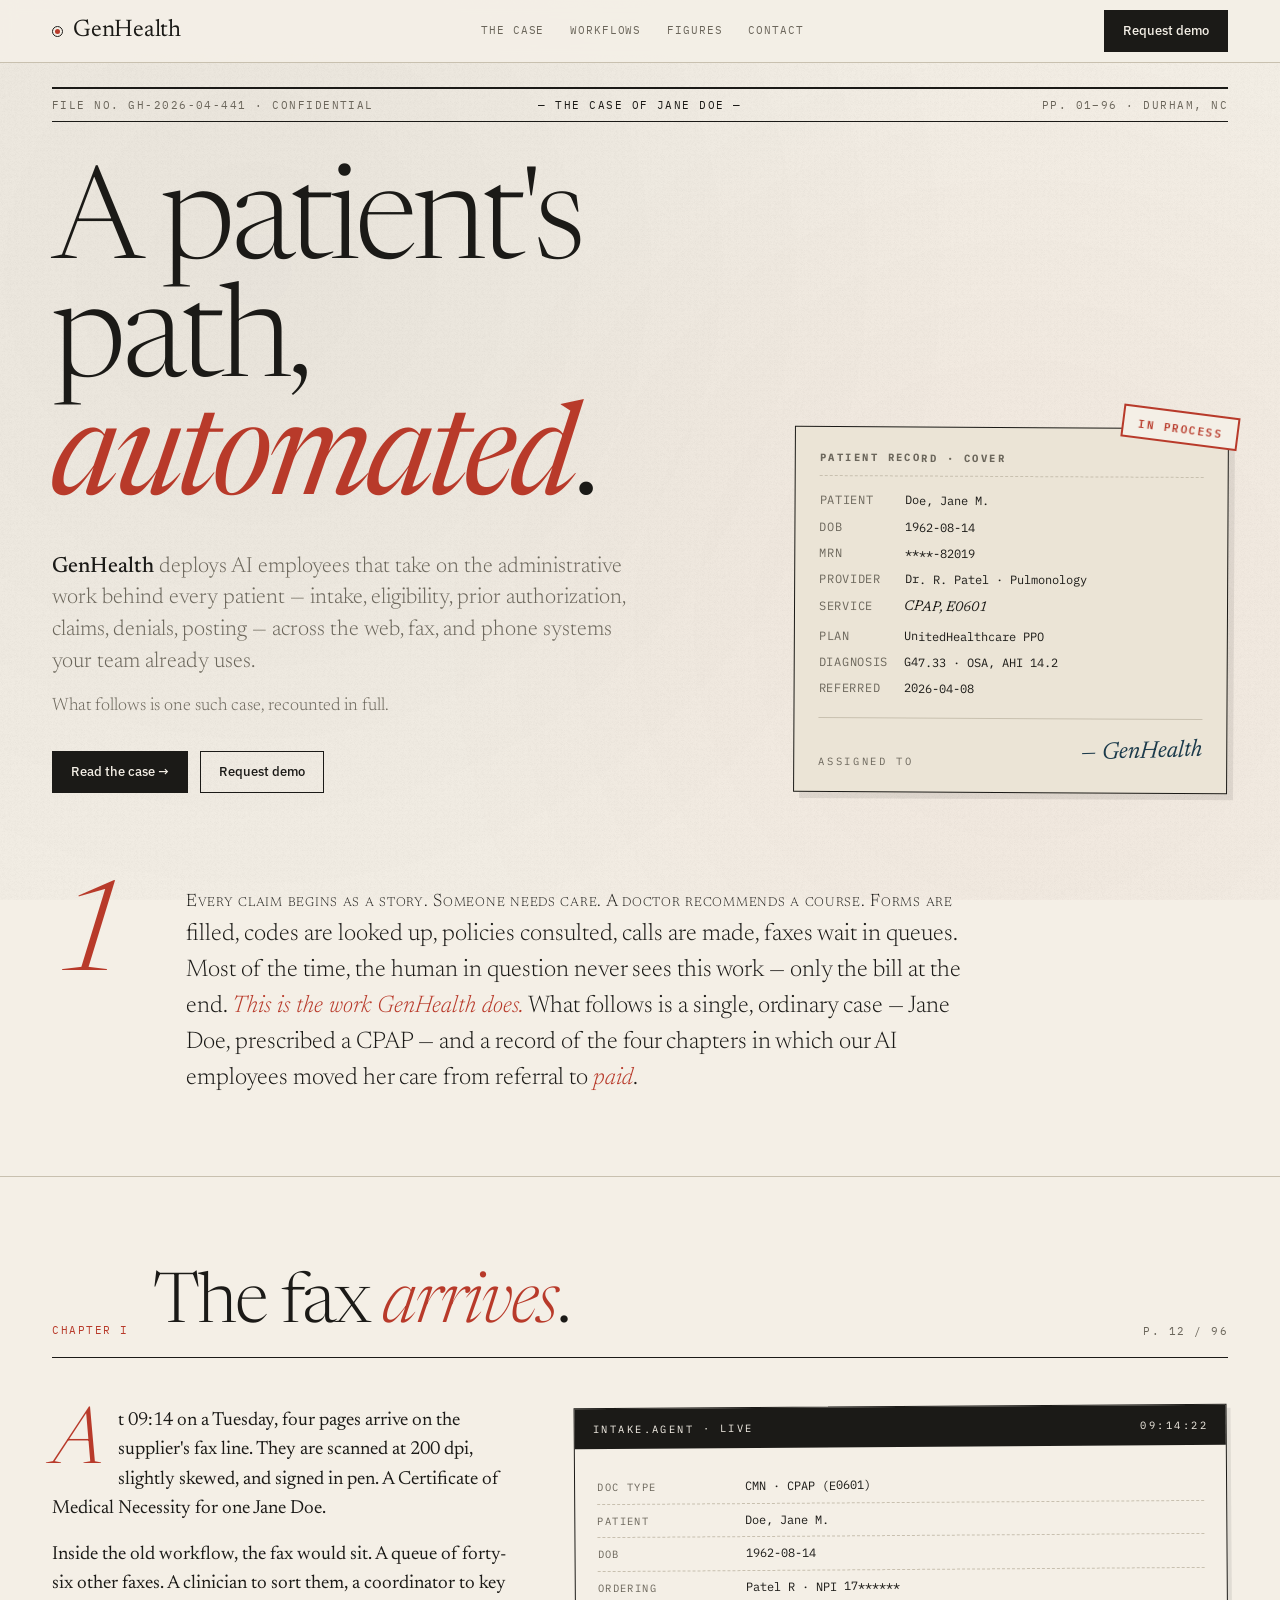
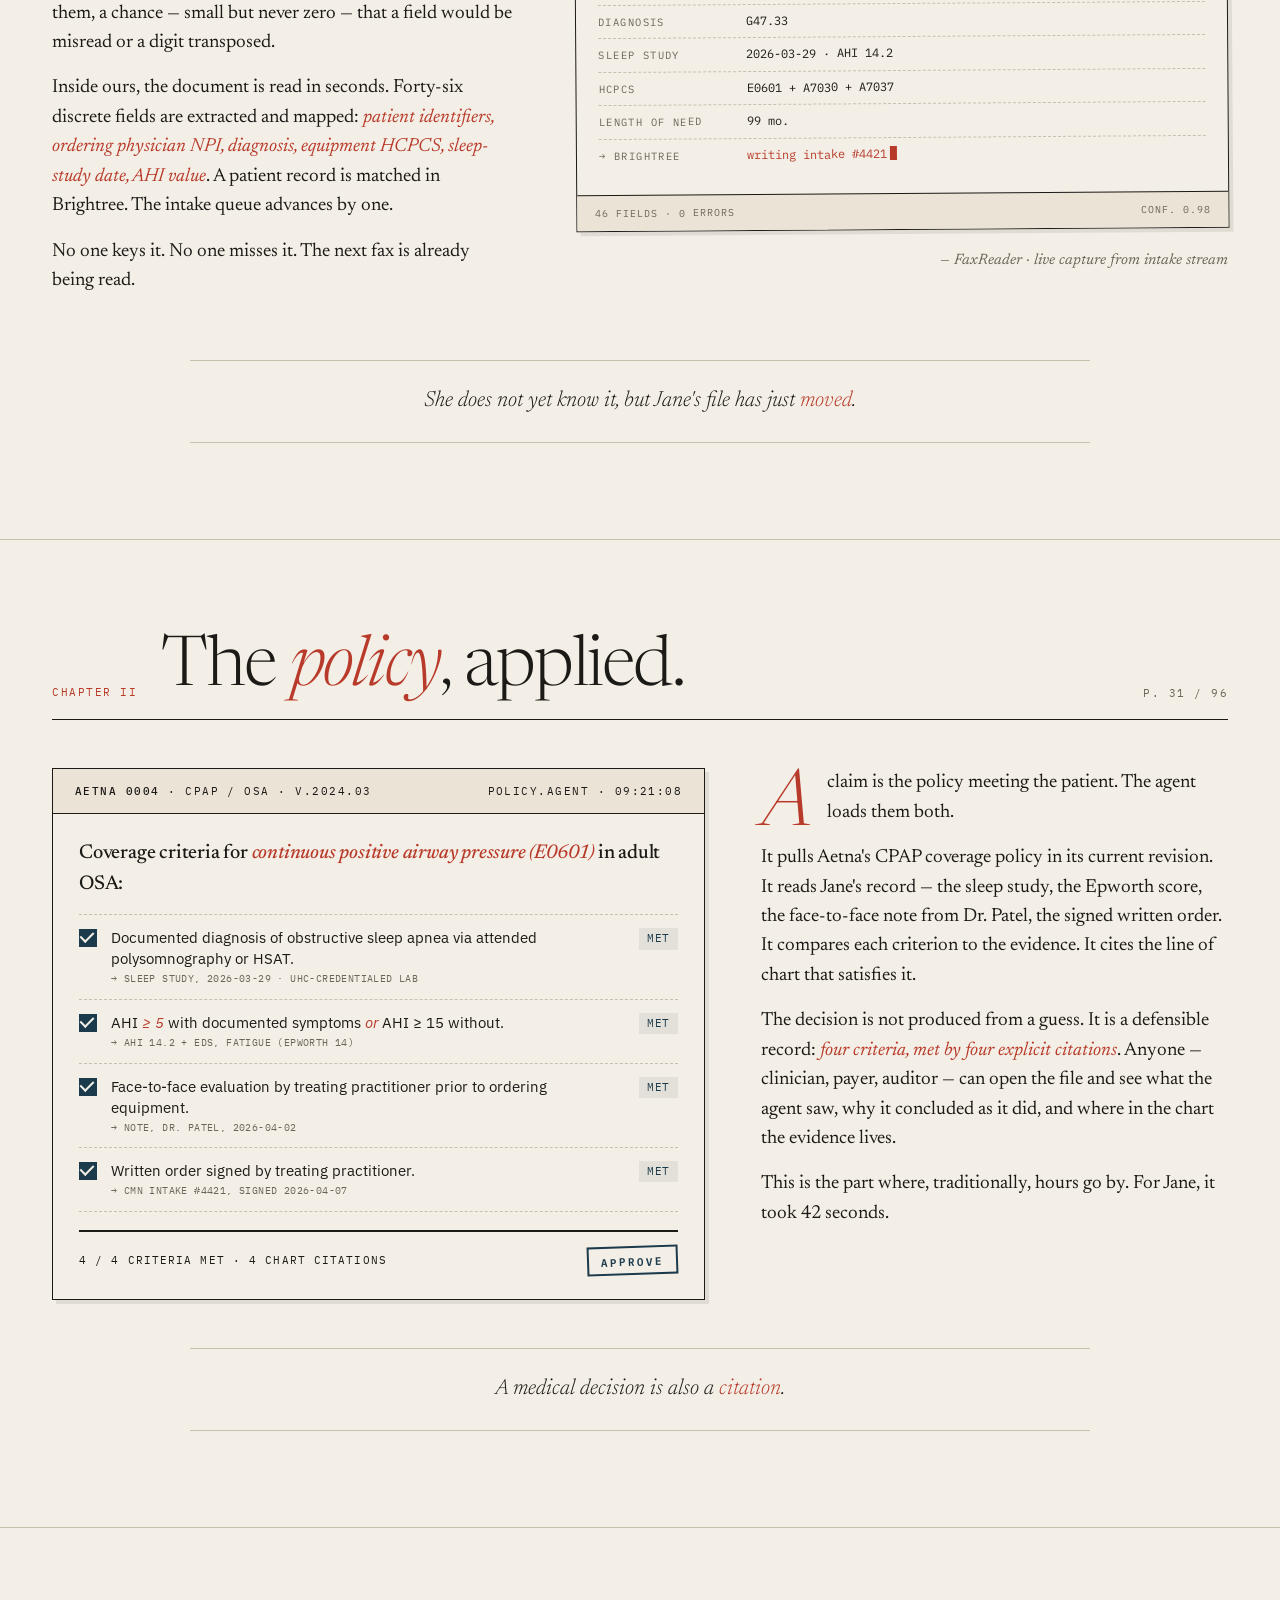
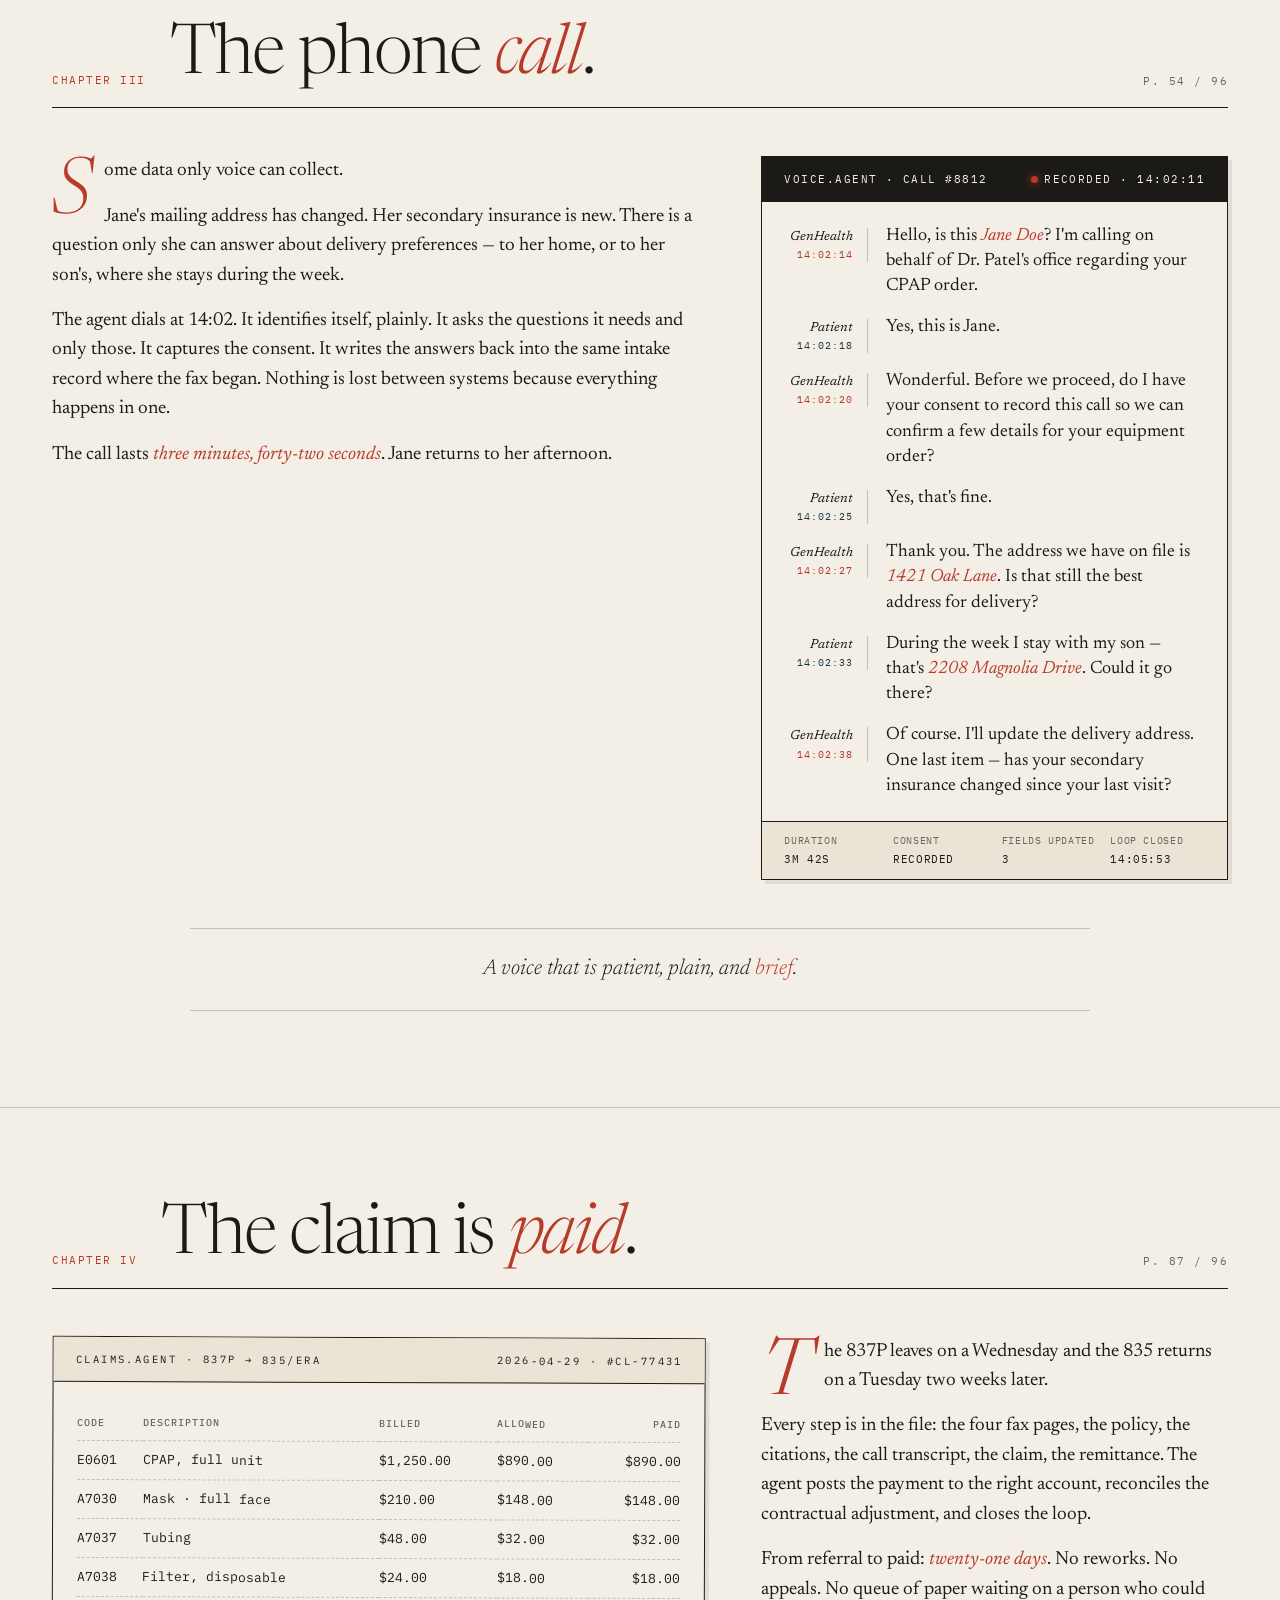
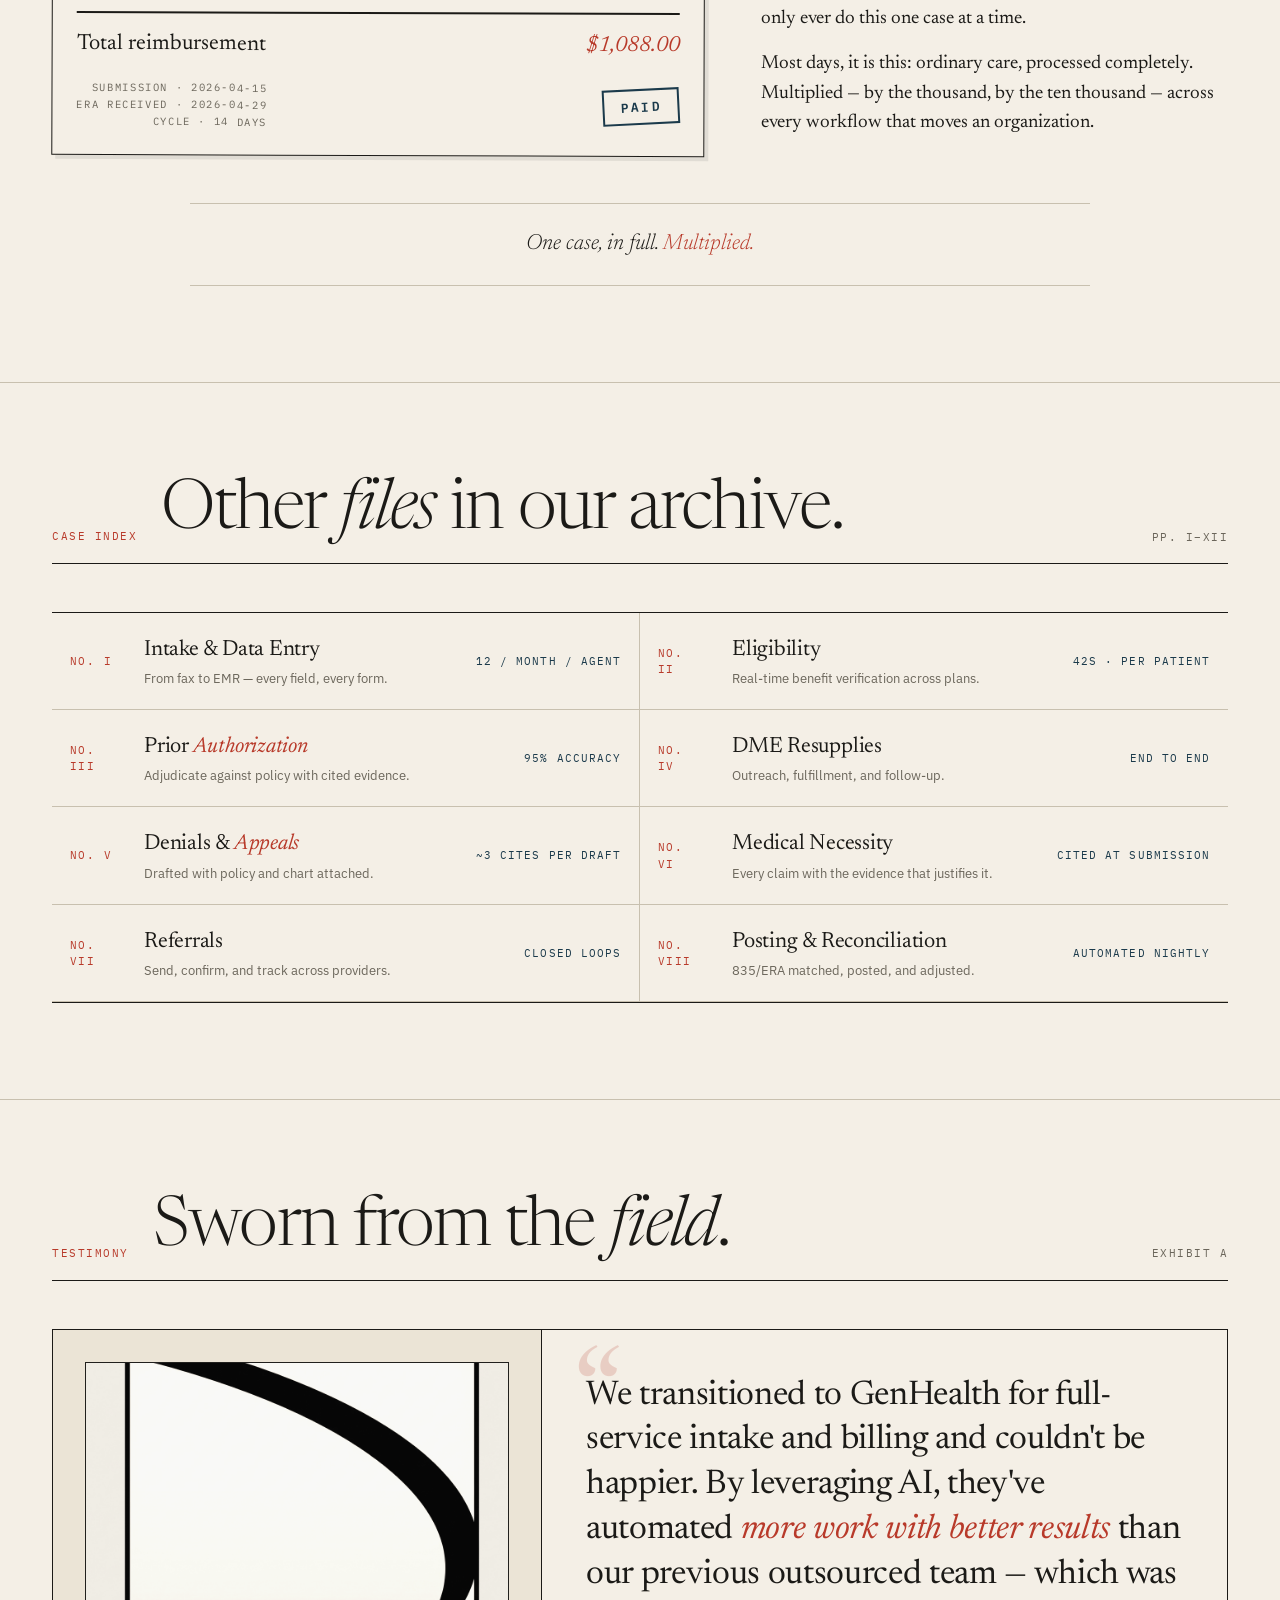
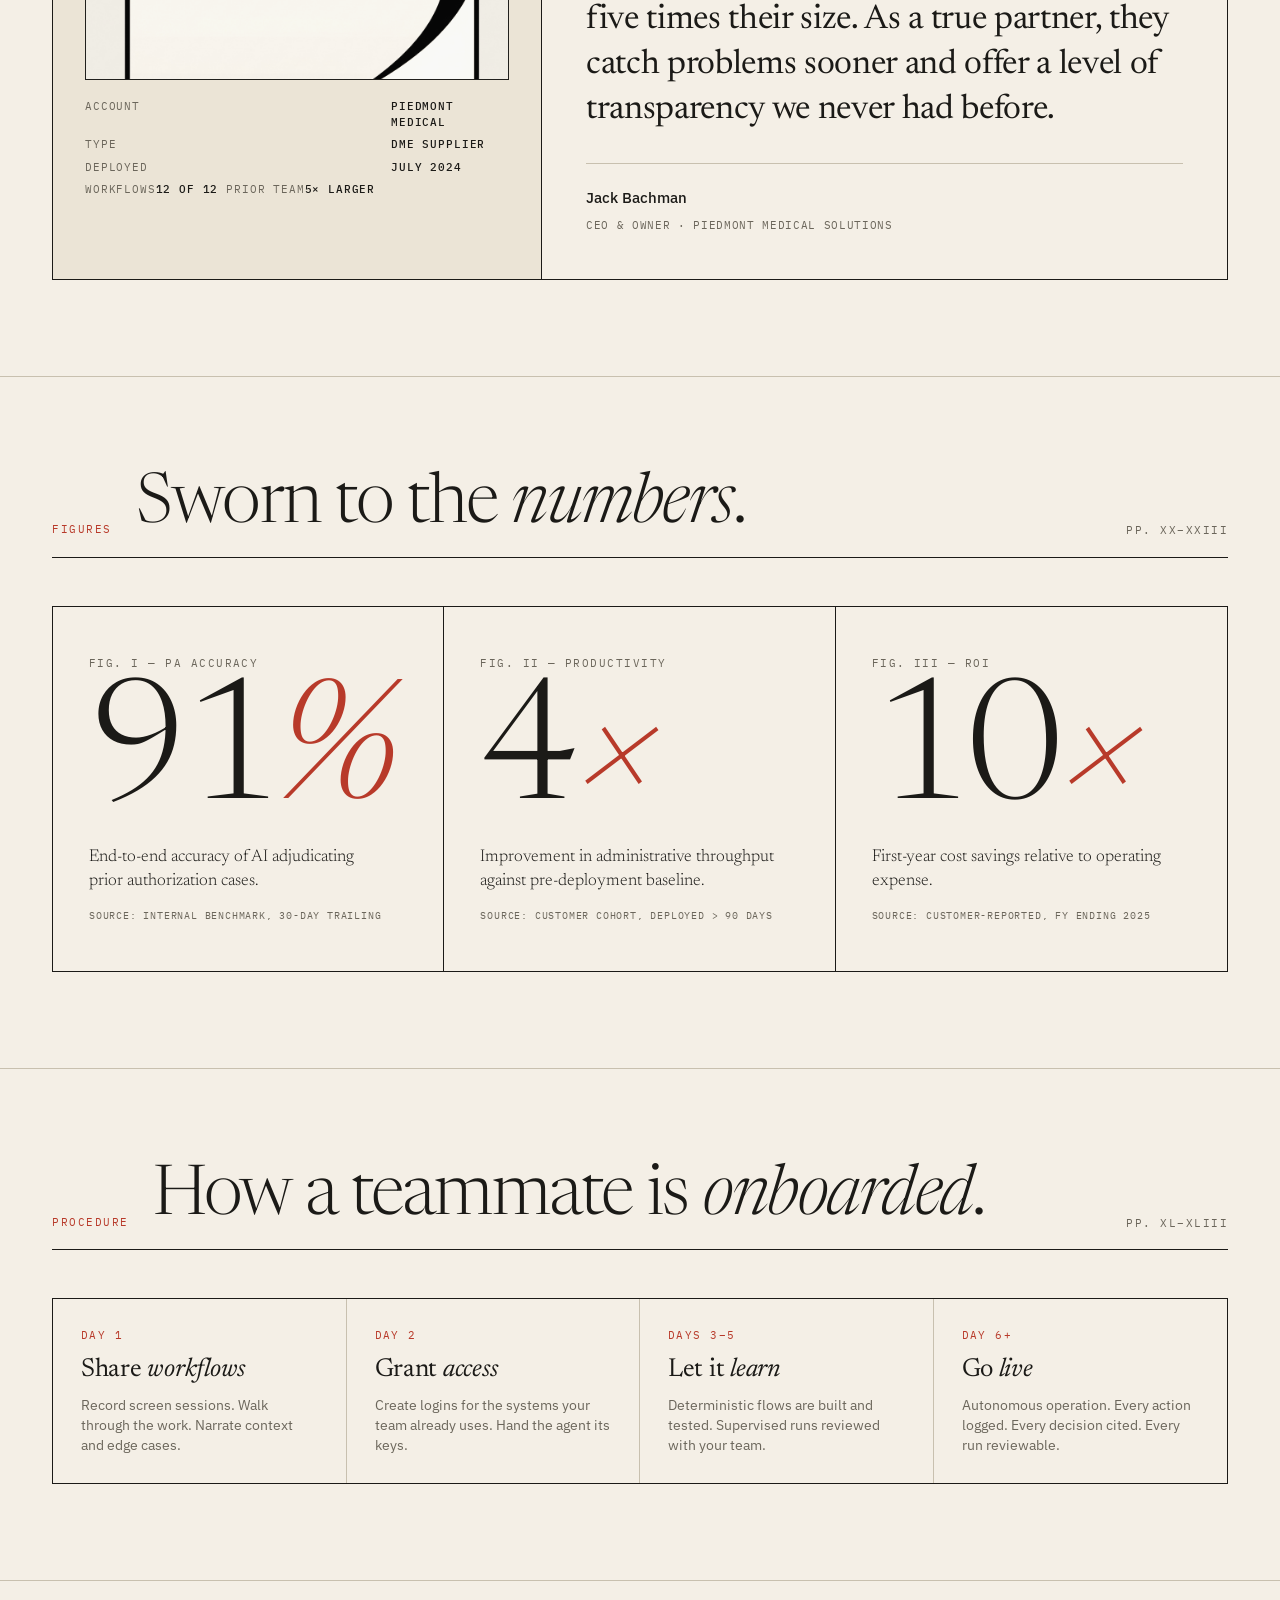
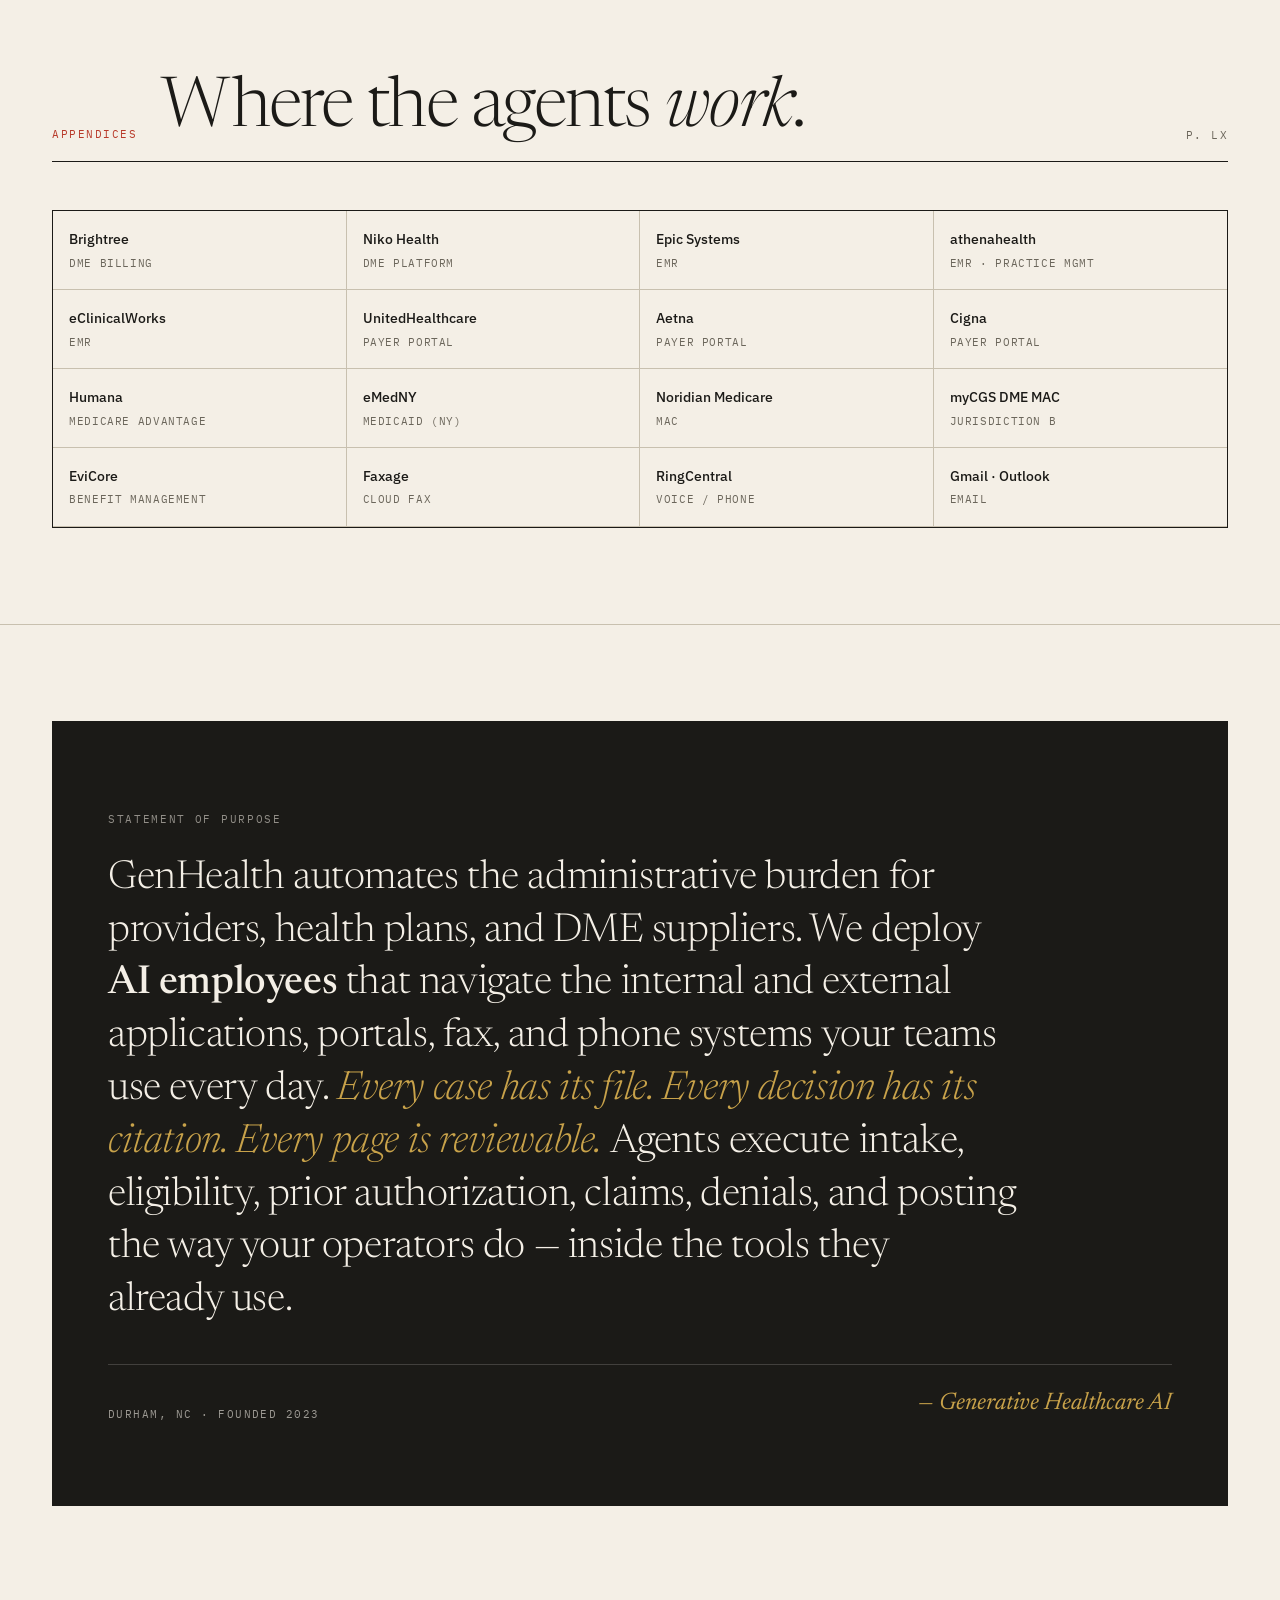
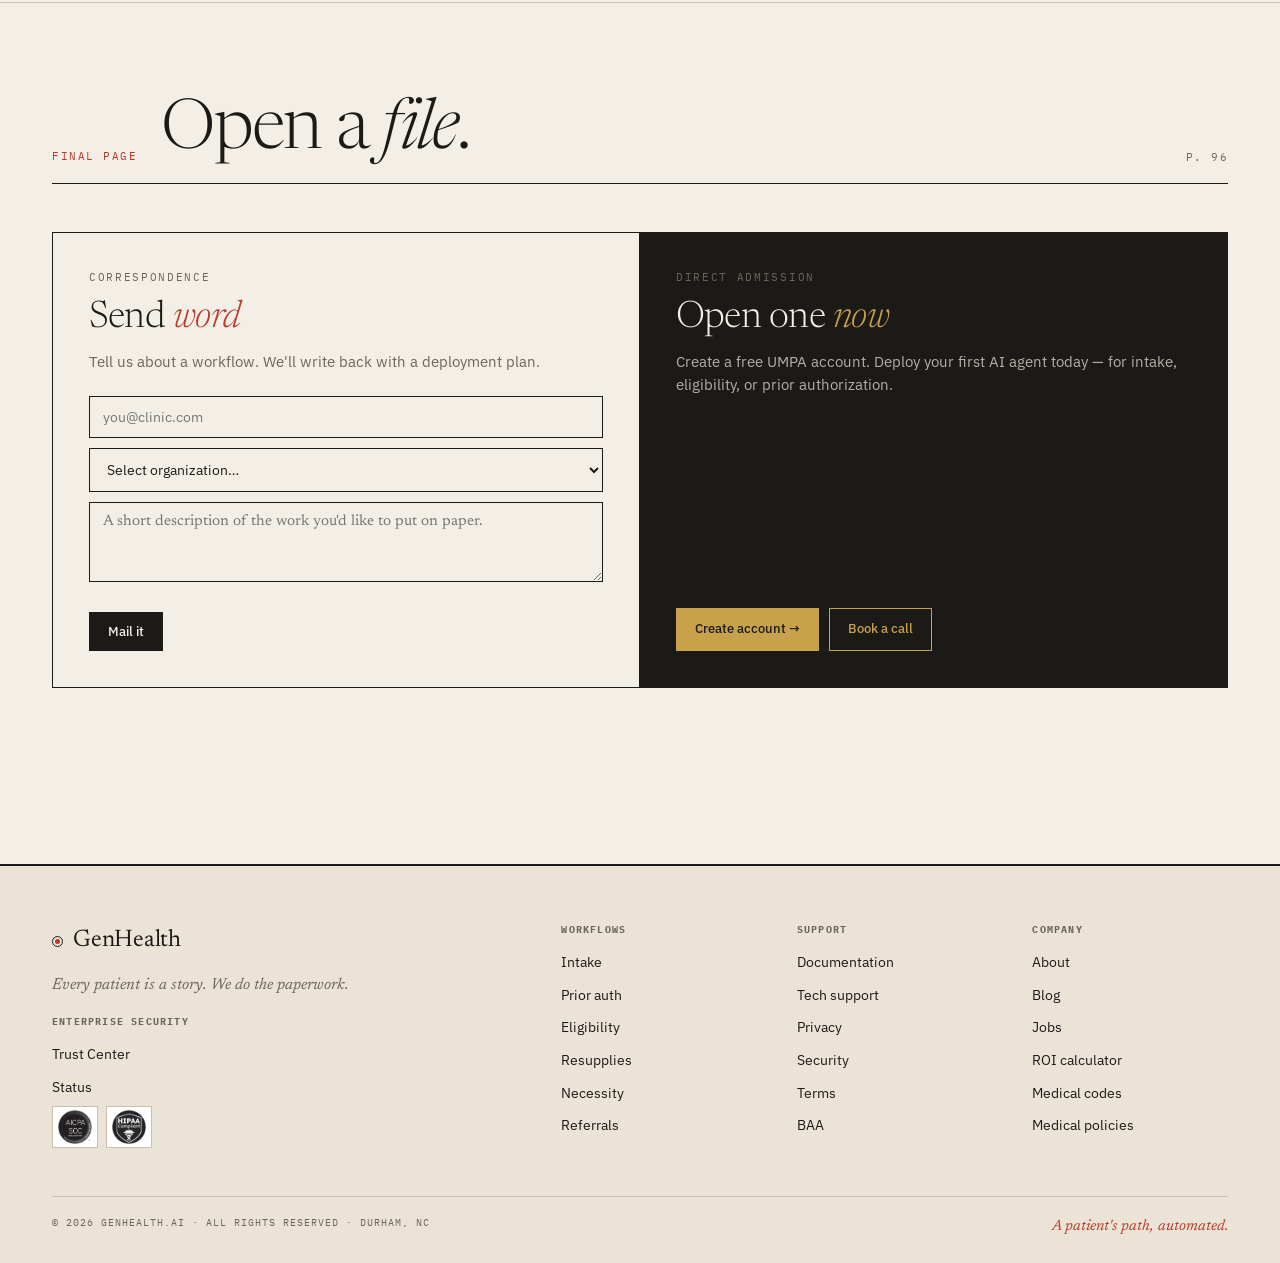
<file: variants/08-casefile.html>
<!doctype html>
<html lang="en">
<head>
<meta charset="utf-8"/>
<meta name="viewport" content="width=device-width,initial-scale=1"/>
<title>GenHealth — A patient's path, automated.</title>
<link href="https://fonts.googleapis.com/css2?family=Newsreader:ital,opsz,wght@0,6..72,300;0,6..72,400;0,6..72,500;1,6..72,400;1,6..72,500&family=IBM+Plex+Mono:wght@400;500&family=IBM+Plex+Sans:wght@400;500;600&display=swap" rel="stylesheet">
<style>
  :root{
    --paper:#F4EFE6;--paper-2:#EBE4D6;--ink:#1B1A17;--muted:#6B665B;--rule:#C8C0AF;
    --stamp:#B83A2A;--seal:#1B3A4B;--mark:#C8A24A;
  }
  *{box-sizing:border-box;margin:0;padding:0}
  html,body{background:var(--paper);color:var(--ink);font-family:'IBM Plex Sans',sans-serif;-webkit-font-smoothing:antialiased}
  body{font-size:15.5px;line-height:1.55;overflow-x:hidden}
  /* paper texture */
  body::before{content:"";position:fixed;inset:0;pointer-events:none;background-image:radial-gradient(circle at 20% 30%,rgba(0,0,0,.04),transparent 60%),radial-gradient(circle at 80% 70%,rgba(184,58,42,.04),transparent 50%);z-index:0}
  body::after{content:"";position:fixed;inset:0;pointer-events:none;background-image:url("data:image/svg+xml;utf8,<svg xmlns='http://www.w3.org/2000/svg' width='240' height='240'><filter id='n'><feTurbulence baseFrequency='.85' numOctaves='2' seed='3'/><feColorMatrix values='0 0 0 0 0  0 0 0 0 0  0 0 0 0 0  0 0 0 .07 0'/></filter><rect width='100%' height='100%' filter='url(%23n)'/></svg>");opacity:.6;mix-blend-mode:multiply;z-index:1}
  a{color:inherit;text-decoration:none}
  img{display:block;max-width:100%}
  .serif{font-family:'Newsreader',serif}
  .mono{font-family:'IBM Plex Mono',monospace}
  .container{max-width:1240px;margin:0 auto;padding:0 32px;position:relative;z-index:2}
  @media (max-width:720px){.container{padding:0 20px}}
  .eyebrow{font-family:'IBM Plex Mono',monospace;font-size:10.5px;letter-spacing:.16em;text-transform:uppercase;color:var(--muted)}

  nav.top{position:sticky;top:0;z-index:50;background:rgba(244,239,230,.92);backdrop-filter:blur(8px);border-bottom:1px solid var(--rule)}
  nav.top .inner{display:flex;align-items:center;justify-content:space-between;height:62px}
  .brand{display:flex;align-items:baseline;gap:10px;font-family:'Newsreader',serif;font-size:24px;font-weight:400;letter-spacing:-.01em}
  .brand .ico{width:11px;height:11px;border-radius:50%;border:1px solid var(--ink);position:relative;top:1px}
  .brand .ico::after{content:"";position:absolute;inset:2px;background:var(--stamp);border-radius:50%}
  .nav-links{display:flex;gap:26px;font-family:'IBM Plex Mono',monospace;font-size:11px;color:var(--muted);text-transform:uppercase;letter-spacing:.08em}
  .nav-links a:hover{color:var(--stamp)}
  .btn{display:inline-flex;align-items:center;gap:8px;padding:10px 18px;font-size:13px;font-family:'IBM Plex Sans',sans-serif;font-weight:500;border:1px solid var(--ink);background:transparent;color:var(--ink);cursor:pointer;border-radius:0;transition:all .15s}
  .btn:hover{background:var(--ink);color:var(--paper)}
  .btn-primary{background:var(--ink);color:var(--paper)}
  .btn-primary:hover{background:var(--stamp);border-color:var(--stamp);color:var(--paper)}

  /* ========= HERO: case file front page ========= */
  section.hero{padding:24px 0 80px;position:relative}
  .filebar{display:grid;grid-template-columns:1fr auto 1fr;align-items:center;border-top:2px solid var(--ink);border-bottom:1px solid var(--ink);padding:8px 0;font-family:'IBM Plex Mono',monospace;font-size:10.5px;letter-spacing:.14em;text-transform:uppercase;gap:12px;color:var(--muted)}
  .filebar .mid{justify-self:center;color:var(--ink)}
  .filebar .right{justify-self:end}
  .hero-grid{display:grid;grid-template-columns:1.6fr 1fr;gap:48px;margin-top:48px;align-items:end}
  @media (max-width:900px){.hero-grid{grid-template-columns:1fr;gap:32px}}
  h1.disp{font-family:'Newsreader',serif;font-weight:300;font-size:clamp(64px,10vw,156px);line-height:.92;letter-spacing:-.035em;text-wrap:balance}
  h1.disp em{font-style:italic;font-weight:400}
  h1.disp .red{color:var(--stamp);font-style:italic}
  .hero-deck{margin-top:28px;font-family:'Newsreader',serif;font-size:22px;line-height:1.45;color:var(--muted);max-width:580px;font-weight:300}
  .hero-deck b{color:var(--ink);font-weight:500}
  .hero-cta{margin-top:32px;display:flex;gap:12px;flex-wrap:wrap}
  .hero-side{position:relative}
  .casecard{background:var(--paper-2);border:1px solid var(--ink);padding:22px 24px;position:relative;transform:rotate(.3deg);box-shadow:6px 6px 0 rgba(0,0,0,.08)}
  .casecard .stamp{position:absolute;top:-18px;right:-12px;border:2.5px solid var(--stamp);color:var(--stamp);padding:6px 14px;font-family:'IBM Plex Mono',monospace;font-size:11px;letter-spacing:.14em;text-transform:uppercase;font-weight:600;background:var(--paper);transform:rotate(7deg)}
  .casecard h4{font-family:'IBM Plex Mono',monospace;font-size:10.5px;color:var(--muted);letter-spacing:.14em;text-transform:uppercase;margin-bottom:14px;padding-bottom:10px;border-bottom:1px dashed var(--rule)}
  .casecard .row{display:grid;grid-template-columns:auto 1fr;gap:6px 16px;font-family:'IBM Plex Mono',monospace;font-size:12px;line-height:1.7}
  .casecard .row .k{color:var(--muted);letter-spacing:.06em;text-transform:uppercase}
  .casecard .row .v{color:var(--ink)}
  .casecard .row .v em{font-family:'Newsreader',serif;font-style:italic;font-size:14px}
  .casecard .sigblock{margin-top:18px;padding-top:14px;border-top:1px solid var(--rule);display:flex;justify-content:space-between;align-items:end}
  .casecard .sigblock .sig{font-family:'Newsreader',serif;font-style:italic;font-size:24px;color:var(--seal);transform:rotate(-2deg)}

  /* opening passage */
  .opening{margin-top:96px;display:grid;grid-template-columns:auto 1fr;gap:60px;align-items:start}
  @media (max-width:820px){.opening{grid-template-columns:1fr;gap:24px}}
  .opening .num{font-family:'Newsreader',serif;font-style:italic;font-size:124px;font-weight:300;line-height:.85;color:var(--stamp)}
  .opening .txt{font-family:'Newsreader',serif;font-size:24px;line-height:1.5;font-weight:300;max-width:780px;text-wrap:pretty}
  .opening .txt::first-line{font-variant:small-caps;letter-spacing:.04em;font-size:18px}
  .opening .txt em{font-style:italic;color:var(--stamp)}

  /* ========= SECTIONS ========= */
  .sec{padding:96px 0;border-top:1px solid var(--rule);position:relative}
  .sec-hd{display:grid;grid-template-columns:auto 1fr auto;gap:24px;align-items:end;padding-bottom:18px;border-bottom:1px solid var(--ink);margin-bottom:48px}
  .sec-hd .ch{font-family:'IBM Plex Mono',monospace;font-size:11px;color:var(--stamp);letter-spacing:.14em;text-transform:uppercase}
  .sec-hd h2{font-family:'Newsreader',serif;font-size:clamp(38px,5.4vw,72px);font-weight:300;letter-spacing:-.025em;line-height:.95;text-wrap:balance}
  .sec-hd h2 em{font-style:italic}
  .sec-hd h2 .red{color:var(--stamp);font-style:italic}
  .sec-hd .pg{font-family:'IBM Plex Mono',monospace;font-size:10.5px;color:var(--muted);letter-spacing:.14em;text-transform:uppercase}

  /* ========= CHAPTER 1: INTAKE — fax handoff ========= */
  .chapter{display:grid;grid-template-columns:5fr 7fr;gap:56px;align-items:start}
  @media (max-width:900px){.chapter{grid-template-columns:1fr;gap:36px}}
  .ch-prose{font-family:'Newsreader',serif;font-size:19px;line-height:1.55;font-weight:400;color:var(--ink)}
  .ch-prose .lead::first-letter{font-family:'Newsreader',serif;font-style:italic;font-weight:300;font-size:78px;float:left;line-height:.85;padding:6px 12px 0 0;color:var(--stamp)}
  .ch-prose p{margin-bottom:16px;text-wrap:pretty}
  .ch-prose em{font-style:italic;color:var(--stamp)}
  .ch-side{position:sticky;top:84px}
  .doc{background:var(--paper);border:1px solid var(--ink);padding:0;box-shadow:4px 4px 0 rgba(0,0,0,.08);transform:rotate(-.4deg)}
  .doc .hd{padding:12px 18px;background:var(--ink);color:var(--paper);font-family:'IBM Plex Mono',monospace;font-size:10.5px;letter-spacing:.14em;text-transform:uppercase;display:flex;justify-content:space-between}
  .doc .body{padding:22px}
  .doc .field{display:grid;grid-template-columns:140px 1fr;gap:8px;padding:7px 0;border-bottom:1px dashed var(--rule);font-family:'IBM Plex Mono',monospace;font-size:12px;align-items:baseline}
  .doc .field:last-child{border-bottom:0}
  .doc .field .k{color:var(--muted);letter-spacing:.04em;text-transform:uppercase;font-size:10.5px}
  .doc .field .v{color:var(--ink)}
  .doc .field .v.write{color:var(--stamp);position:relative}
  .doc .field .v.write::after{content:"";display:inline-block;width:7px;height:14px;background:var(--stamp);margin-left:3px;vertical-align:-2px;animation:bk .9s steps(1) infinite}
  @keyframes bk{50%{opacity:0}}
  .doc .ft{padding:10px 18px;border-top:1px solid var(--ink);background:var(--paper-2);display:flex;justify-content:space-between;font-family:'IBM Plex Mono',monospace;font-size:10px;color:var(--muted);letter-spacing:.1em;text-transform:uppercase}
  .doc-anno{margin-top:20px;font-family:'Newsreader',serif;font-style:italic;font-size:15px;color:var(--muted);text-align:right;line-height:1.4}

  /* ========= CHAPTER 2: PRIOR AUTH — policy & chart ========= */
  .ch2{display:grid;grid-template-columns:7fr 5fr;gap:56px;align-items:start}
  @media (max-width:900px){.ch2{grid-template-columns:1fr;gap:36px}}
  .policy{background:var(--paper);border:1px solid var(--ink);padding:0;box-shadow:4px 4px 0 rgba(0,0,0,.08);position:relative}
  .policy .hd{padding:14px 22px;border-bottom:1px solid var(--ink);background:var(--paper-2);display:flex;justify-content:space-between;font-family:'IBM Plex Mono',monospace;font-size:10.5px;letter-spacing:.14em;text-transform:uppercase}
  .policy .hd b{color:var(--ink);font-weight:500}
  .policy .body{padding:24px 26px}
  .policy h5{font-family:'Newsreader',serif;font-size:20px;font-weight:500;letter-spacing:-.01em;margin-bottom:12px}
  .policy h5 em{font-style:italic;color:var(--stamp)}
  .policy .crit{display:flex;flex-direction:column;gap:0;margin-top:14px;border-top:1px dashed var(--rule)}
  .policy .crit .item{display:grid;grid-template-columns:auto 1fr auto;gap:14px;align-items:start;padding:12px 0;border-bottom:1px dashed var(--rule);font-size:14.5px;line-height:1.45}
  .policy .crit .item .ck{width:18px;height:18px;border:1.5px solid var(--ink);position:relative;flex-shrink:0;margin-top:2px}
  .policy .crit .item.ok .ck{background:var(--seal);border-color:var(--seal)}
  .policy .crit .item.ok .ck::after{content:"";position:absolute;left:3px;top:-1px;width:6px;height:11px;border:solid var(--paper);border-width:0 2px 2px 0;transform:rotate(45deg)}
  .policy .crit .item .meet{font-family:'IBM Plex Mono',monospace;font-size:10.5px;color:var(--seal);letter-spacing:.08em;text-transform:uppercase;background:rgba(27,58,75,.08);padding:3px 8px;align-self:start;margin-top:1px}
  .policy .crit .item .label{color:var(--ink)}
  .policy .crit .item .label em{font-style:italic;color:var(--stamp)}
  .policy .crit .item .label .src{display:block;font-family:'IBM Plex Mono',monospace;font-size:10px;color:var(--muted);margin-top:3px;letter-spacing:.04em;text-transform:uppercase}
  .policy .out{margin-top:18px;padding-top:14px;border-top:2px solid var(--ink);display:flex;justify-content:space-between;align-items:center;font-family:'IBM Plex Mono',monospace;font-size:11px;letter-spacing:.1em;text-transform:uppercase}
  .policy .out .stamp{border:2px solid var(--seal);color:var(--seal);padding:4px 12px;font-weight:600;letter-spacing:.18em;transform:rotate(-2deg)}

  /* ========= CHAPTER 3: VOICE — transcript ========= */
  .transcript{background:var(--paper);border:1px solid var(--ink);box-shadow:4px 4px 0 rgba(0,0,0,.08)}
  .transcript .hd{padding:14px 22px;background:var(--ink);color:var(--paper);font-family:'IBM Plex Mono',monospace;font-size:10.5px;letter-spacing:.14em;text-transform:uppercase;display:flex;justify-content:space-between;align-items:center}
  .transcript .hd .live{display:inline-flex;align-items:center;gap:6px}
  .transcript .hd .live::before{content:"";width:7px;height:7px;border-radius:50%;background:var(--stamp);box-shadow:0 0 8px var(--stamp);animation:p 1.1s infinite}
  @keyframes p{50%{opacity:.4}}
  .transcript .body{padding:22px 26px;display:flex;flex-direction:column;gap:16px}
  .turn{display:grid;grid-template-columns:80px 1fr;gap:18px;align-items:baseline}
  .turn .who{font-family:'IBM Plex Mono',monospace;font-size:10px;color:var(--muted);letter-spacing:.1em;text-transform:uppercase;text-align:right;border-right:1px solid var(--rule);padding-right:14px;line-height:1.4}
  .turn .who.gh{color:var(--stamp)}
  .turn .who.pt{color:var(--seal)}
  .turn .who b{display:block;color:var(--ink);font-family:'Newsreader',serif;font-style:italic;font-weight:400;font-size:13px;letter-spacing:0;text-transform:none;margin-bottom:2px}
  .turn .said{font-family:'Newsreader',serif;font-size:18px;line-height:1.4;color:var(--ink);font-weight:400}
  .turn .said em{font-style:italic;color:var(--stamp)}
  .transcript .ft{padding:12px 22px;border-top:1px solid var(--ink);background:var(--paper-2);display:grid;grid-template-columns:repeat(4,1fr);gap:14px;font-family:'IBM Plex Mono',monospace;font-size:10.5px;letter-spacing:.06em;text-transform:uppercase}
  .transcript .ft .k{color:var(--muted);display:block;font-size:9.5px;margin-bottom:2px}
  .transcript .ft .v{color:var(--ink)}

  /* ========= CHAPTER 4: CLAIM — outcome card ========= */
  .ledger{background:var(--paper);border:1px solid var(--ink);box-shadow:4px 4px 0 rgba(0,0,0,.08);transform:rotate(.2deg)}
  .ledger .hd{padding:14px 22px;border-bottom:1px solid var(--ink);background:var(--paper-2);font-family:'IBM Plex Mono',monospace;font-size:10.5px;letter-spacing:.14em;text-transform:uppercase;display:flex;justify-content:space-between}
  .ledger .body{padding:24px}
  .ledger table{width:100%;border-collapse:collapse;font-family:'IBM Plex Mono',monospace;font-size:13px}
  .ledger table th,.ledger table td{padding:9px 0;text-align:left;border-bottom:1px dashed var(--rule)}
  .ledger table th{font-size:10px;letter-spacing:.1em;text-transform:uppercase;color:var(--muted);font-weight:500}
  .ledger table td:last-child,.ledger table th:last-child{text-align:right}
  .ledger table td .ok{color:var(--seal)}
  .ledger .total{margin-top:14px;padding-top:14px;border-top:2px solid var(--ink);display:flex;justify-content:space-between;font-family:'Newsreader',serif;font-size:22px}
  .ledger .total .v{font-style:italic;color:var(--stamp)}
  .ledger .out{margin-top:18px;display:flex;justify-content:space-between;align-items:center}
  .ledger .out .stamp{border:2.5px solid var(--seal);color:var(--seal);padding:6px 16px;font-family:'IBM Plex Mono',monospace;font-size:13px;letter-spacing:.18em;text-transform:uppercase;font-weight:600;transform:rotate(-3deg)}
  .ledger .out .meta{font-family:'IBM Plex Mono',monospace;font-size:10.5px;color:var(--muted);letter-spacing:.06em;text-transform:uppercase;text-align:right;line-height:1.6}

  /* coda after each chapter — narrator voice */
  .coda{margin-top:48px;padding:24px 0;border-top:1px solid var(--rule);border-bottom:1px solid var(--rule);font-family:'Newsreader',serif;font-style:italic;font-size:22px;line-height:1.5;color:var(--ink);text-align:center;font-weight:300;text-wrap:balance;max-width:900px;margin-left:auto;margin-right:auto}
  .coda em{color:var(--stamp);font-style:italic}

  /* ========= MISSION ========= */
  .mission{background:var(--ink);color:var(--paper);padding:84px 56px;position:relative}
  @media (max-width:720px){.mission{padding:48px 24px}}
  .mission .eyebrow{color:rgba(244,239,230,.55)}
  .mission h2{font-family:'Newsreader',serif;font-weight:300;font-size:clamp(28px,3.4vw,40px);line-height:1.32;letter-spacing:-.01em;margin-top:24px;max-width:920px;text-wrap:pretty}
  .mission h2 em{font-style:italic;color:var(--mark)}
  .mission h2 b{font-weight:500}
  .mission .sigline{margin-top:36px;padding-top:20px;border-top:1px solid rgba(244,239,230,.18);display:flex;justify-content:space-between;flex-wrap:wrap;gap:10px;align-items:end}
  .mission .sigline .l{font-family:'IBM Plex Mono',monospace;font-size:10.5px;color:rgba(244,239,230,.6);letter-spacing:.14em;text-transform:uppercase}
  .mission .sigline .sig{font-family:'Newsreader',serif;font-style:italic;font-size:24px;color:var(--mark)}

  /* ========= CASE INDEX (workflows) ========= */
  .cases{display:grid;grid-template-columns:repeat(2,1fr);gap:0;border-top:1px solid var(--ink);border-bottom:1px solid var(--ink)}
  @media (max-width:720px){.cases{grid-template-columns:1fr}}
  .case-row{display:grid;grid-template-columns:auto 1fr auto;gap:24px;padding:20px 18px;border-bottom:1px solid var(--rule);border-right:1px solid var(--rule);align-items:center;font-family:'IBM Plex Sans',sans-serif;cursor:pointer;transition:background .15s}
  .case-row:nth-child(2n){border-right:0}
  .case-row:hover{background:var(--paper-2)}
  .case-row .num{font-family:'IBM Plex Mono',monospace;font-size:10.5px;color:var(--stamp);letter-spacing:.14em;text-transform:uppercase;width:50px}
  .case-row .t{font-family:'Newsreader',serif;font-size:22px;font-weight:400;letter-spacing:-.01em}
  .case-row .t em{font-style:italic;color:var(--stamp)}
  .case-row .t small{display:block;font-family:'IBM Plex Sans',sans-serif;font-style:normal;font-size:13px;color:var(--muted);margin-top:2px;letter-spacing:0}
  .case-row .stat{font-family:'IBM Plex Mono',monospace;font-size:10.5px;color:var(--seal);letter-spacing:.1em;text-transform:uppercase}

  /* CITATIONS / TESTIMONY */
  .testimony{display:grid;grid-template-columns:5fr 7fr;gap:0;border:1px solid var(--ink);background:var(--paper)}
  @media (max-width:820px){.testimony{grid-template-columns:1fr}}
  .testimony .from{padding:32px;border-right:1px solid var(--ink);background:var(--paper-2);display:flex;flex-direction:column;gap:18px}
  @media (max-width:820px){.testimony .from{border-right:0;border-bottom:1px solid var(--ink)}}
  .testimony .from img{width:100%;aspect-ratio:4/3;object-fit:cover;filter:sepia(.15) saturate(.8) contrast(.95);border:1px solid var(--ink)}
  .testimony .from .plate{font-family:'IBM Plex Mono',monospace;font-size:10.5px;color:var(--muted);letter-spacing:.08em;text-transform:uppercase;display:grid;grid-template-columns:auto 1fr;gap:6px 16px}
  .testimony .from .plate b{color:var(--ink);font-weight:500}
  .testimony .body{padding:44px;display:flex;flex-direction:column;gap:30px;justify-content:center}
  .testimony blockquote{font-family:'Newsreader',serif;font-size:clamp(24px,2.8vw,34px);line-height:1.32;letter-spacing:-.01em;font-weight:400;text-wrap:balance}
  .testimony blockquote em{font-style:italic;color:var(--stamp)}
  .testimony blockquote::before{content:"\201C";position:absolute;font-size:120px;line-height:1;color:var(--stamp);opacity:.18;margin-left:-12px;margin-top:-30px;font-family:'Newsreader',serif}
  .testimony .by{padding-top:22px;border-top:1px solid var(--rule)}
  .testimony .by b{display:block;font-size:15px;font-weight:500;margin-bottom:2px}
  .testimony .by span{font-family:'IBM Plex Mono',monospace;font-size:11px;color:var(--muted);letter-spacing:.06em;text-transform:uppercase}

  /* APPENDICES (integrations) */
  .appx{display:grid;grid-template-columns:repeat(4,1fr);border:1px solid var(--ink);background:var(--paper)}
  @media (max-width:720px){.appx{grid-template-columns:1fr 1fr}}
  .appx .e{padding:18px 16px;border-right:1px solid var(--rule);border-bottom:1px solid var(--rule);font-family:'IBM Plex Mono',monospace;font-size:11.5px;display:flex;flex-direction:column;gap:4px}
  .appx .e:nth-child(4n){border-right:0}
  .appx .e .nm{font-family:'IBM Plex Sans',sans-serif;font-size:14px;font-weight:500;color:var(--ink)}
  .appx .e .ty{font-size:10.5px;color:var(--muted);letter-spacing:.06em;text-transform:uppercase}

  /* FIGURES (stats) */
  .figs{display:grid;grid-template-columns:repeat(3,1fr);border:1px solid var(--ink);background:var(--paper)}
  @media (max-width:820px){.figs{grid-template-columns:1fr}}
  .fig{padding:48px 36px;border-right:1px solid var(--ink);position:relative}
  .fig:last-child{border-right:0}
  @media (max-width:820px){.fig{border-right:0;border-bottom:1px solid var(--ink)}.fig:last-child{border-bottom:0}}
  .fig .label{font-family:'IBM Plex Mono',monospace;font-size:10.5px;color:var(--muted);letter-spacing:.14em;text-transform:uppercase;margin-bottom:18px}
  .fig .num{font-family:'Newsreader',serif;font-size:clamp(96px,13vw,180px);font-weight:300;line-height:.85;letter-spacing:-.04em;font-variant-numeric:tabular-nums}
  .fig .num em{font-style:italic;color:var(--stamp);font-weight:300}
  .fig .desc{margin-top:16px;font-family:'Newsreader',serif;font-size:17px;line-height:1.4;color:var(--ink);max-width:300px;font-weight:300}
  .fig .source{margin-top:14px;font-family:'IBM Plex Mono',monospace;font-size:10px;color:var(--muted);letter-spacing:.08em;text-transform:uppercase}

  /* ONBOARDING — chapters */
  .stages{display:grid;grid-template-columns:repeat(4,1fr);border:1px solid var(--ink);background:var(--paper)}
  @media (max-width:720px){.stages{grid-template-columns:1fr 1fr}}
  .stage{padding:28px;border-right:1px solid var(--rule);position:relative}
  .stage:last-child{border-right:0}
  @media (max-width:720px){.stage:nth-child(2n){border-right:0}}
  .stage .ch{font-family:'IBM Plex Mono',monospace;font-size:10.5px;color:var(--stamp);letter-spacing:.14em;text-transform:uppercase;margin-bottom:14px}
  .stage h4{font-family:'Newsreader',serif;font-size:26px;font-weight:400;letter-spacing:-.01em;margin-bottom:10px;line-height:1.05}
  .stage h4 em{font-style:italic}
  .stage p{font-size:13.5px;color:var(--muted);line-height:1.5}

  /* CONTACT */
  .epilogue{display:grid;grid-template-columns:1fr 1fr;gap:0;border:1px solid var(--ink)}
  @media (max-width:820px){.epilogue{grid-template-columns:1fr}}
  .ep{padding:36px;background:var(--paper);border-right:1px solid var(--ink);display:flex;flex-direction:column;gap:14px}
  .ep:last-child{border-right:0;background:var(--ink);color:var(--paper)}
  @media (max-width:820px){.ep{border-right:0;border-bottom:1px solid var(--ink)}.ep:last-child{border-bottom:0}}
  .ep h3{font-family:'Newsreader',serif;font-size:38px;font-weight:300;letter-spacing:-.02em;line-height:1}
  .ep h3 em{font-style:italic;color:var(--stamp)}
  .ep:last-child h3 em{color:var(--mark)}
  .ep p{color:var(--muted);font-size:14.5px}
  .ep:last-child p{color:rgba(244,239,230,.7)}
  .ep-form{display:flex;flex-direction:column;gap:10px;margin-top:8px}
  .ep-form input,.ep-form select,.ep-form textarea{background:var(--paper);border:1px solid var(--ink);padding:11px 13px;font-family:inherit;font-size:14px;outline:none;color:var(--ink);border-radius:0}
  .ep-form textarea{resize:vertical;min-height:80px;font-family:'Newsreader',serif;font-size:15px}
  .ep-form input:focus,.ep-form textarea:focus,.ep-form select:focus{border-color:var(--stamp)}
  .ep .actions{margin-top:auto;display:flex;gap:10px;flex-wrap:wrap;padding-top:20px}
  .ep:last-child .btn{border-color:var(--mark);color:var(--mark)}
  .ep:last-child .btn:hover{background:var(--mark);color:var(--ink)}
  .ep:last-child .btn-primary{background:var(--mark);color:var(--ink);border-color:var(--mark)}

  footer{background:var(--paper-2);border-top:2px solid var(--ink);padding:56px 0 24px;margin-top:80px}
  .foot{display:grid;grid-template-columns:2.4fr 1fr 1fr 1fr;gap:40px}
  @media (max-width:820px){.foot{grid-template-columns:1fr 1fr}}
  .foot-brand .tag{color:var(--muted);font-size:14px;max-width:300px;margin:14px 0 16px;line-height:1.55;font-family:'Newsreader',serif;font-style:italic;font-size:16px}
  .foot h5{font-family:'IBM Plex Mono',monospace;font-size:10px;letter-spacing:.12em;color:var(--muted);margin-bottom:12px;text-transform:uppercase}
  .foot ul{list-style:none;display:flex;flex-direction:column;gap:8px}
  .foot ul a{color:var(--ink);font-size:14px}
  .foot ul a:hover{color:var(--stamp)}
  .seals{display:flex;gap:8px;margin-top:8px}
  .seals img{height:42px;background:#fff;border:1px solid var(--rule);padding:3px 5px}
  .colophon{margin-top:48px;padding-top:18px;border-top:1px solid var(--rule);display:flex;justify-content:space-between;font-family:'IBM Plex Mono',monospace;font-size:10px;color:var(--muted);letter-spacing:.1em;text-transform:uppercase;flex-wrap:wrap;gap:10px}
  .colophon em{font-family:'Newsreader',serif;font-style:italic;font-size:15px;color:var(--stamp);letter-spacing:0;text-transform:none}
</style>
</head>
<body>

<nav class="top">
  <div class="container inner">
    <a class="brand" href="#"><span class="ico"></span><span>GenHealth</span></a>
    <div class="nav-links"><a href="#story">The Case</a><a href="#cases">Workflows</a><a href="#figures">Figures</a><a href="#contact">Contact</a></div>
    <a class="btn btn-primary" href="#contact">Request demo</a>
  </div>
</nav>

<section class="hero">
  <div class="container">
    <div class="filebar">
      <span>FILE NO. GH-2026-04-441 · CONFIDENTIAL</span>
      <span class="mid">— THE CASE OF JANE DOE —</span>
      <span class="right">PP. 01–96 · DURHAM, NC</span>
    </div>

    <div class="hero-grid">
      <div>
        <h1 class="disp">A patient's<br/>path, <em class="red">automated</em>.</h1>
        <p class="hero-deck"><b>GenHealth</b> deploys AI employees that take on the administrative work behind every patient — intake, eligibility, prior authorization, claims, denials, posting — across the web, fax, and phone systems your team already uses.</p>
        <p class="hero-deck" style="margin-top:14px;font-size:18px">What follows is one such case, recounted in full.</p>
        <div class="hero-cta">
          <a class="btn btn-primary" href="#story">Read the case →</a>
          <a class="btn" href="#contact">Request demo</a>
        </div>
      </div>

      <div class="hero-side">
        <div class="casecard">
          <div class="stamp">In Process</div>
          <h4>Patient Record · Cover</h4>
          <div class="row">
            <span class="k">Patient</span><span class="v">Doe, Jane M.</span>
            <span class="k">DOB</span><span class="v">1962-08-14</span>
            <span class="k">MRN</span><span class="v">****-82019</span>
            <span class="k">Provider</span><span class="v">Dr. R. Patel · Pulmonology</span>
            <span class="k">Service</span><span class="v"><em>CPAP, E0601</em></span>
            <span class="k">Plan</span><span class="v">UnitedHealthcare PPO</span>
            <span class="k">Diagnosis</span><span class="v">G47.33 · OSA, AHI 14.2</span>
            <span class="k">Referred</span><span class="v">2026-04-08</span>
          </div>
          <div class="sigblock">
            <span class="eyebrow">Assigned to</span>
            <span class="sig">— GenHealth</span>
          </div>
        </div>
      </div>
    </div>

    <div class="opening">
      <div class="num">1</div>
      <div class="txt">
        Every claim begins as a story. Someone needs care. A doctor recommends a course. Forms are filled, codes are looked up, policies consulted, calls are made, faxes wait in queues. Most of the time, the human in question never sees this work — only the bill at the end. <em>This is the work GenHealth does.</em> What follows is a single, ordinary case — Jane Doe, prescribed a CPAP — and a record of the four chapters in which our AI employees moved her care from referral to <em>paid</em>.
      </div>
    </div>
  </div>
</section>

<!-- CHAPTER I -->
<section class="sec" id="story">
  <div class="container">
    <div class="sec-hd">
      <span class="ch">Chapter I</span>
      <h2>The fax <em class="red">arrives</em>.</h2>
      <span class="pg">P. 12 / 96</span>
    </div>
    <div class="chapter">
      <div class="ch-prose">
        <p class="lead">At 09:14 on a Tuesday, four pages arrive on the supplier's fax line. They are scanned at 200 dpi, slightly skewed, and signed in pen. A Certificate of Medical Necessity for one Jane Doe.</p>
        <p>Inside the old workflow, the fax would sit. A queue of forty-six other faxes. A clinician to sort them, a coordinator to key them, a chance — small but never zero — that a field would be misread or a digit transposed.</p>
        <p>Inside ours, the document is read in seconds. Forty-six discrete fields are extracted and mapped: <em>patient identifiers, ordering physician NPI, diagnosis, equipment HCPCS, sleep-study date, AHI value</em>. A patient record is matched in Brightree. The intake queue advances by one.</p>
        <p>No one keys it. No one misses it. The next fax is already being read.</p>
      </div>
      <div class="ch-side">
        <div class="doc">
          <div class="hd"><span>INTAKE.AGENT · LIVE</span><span>09:14:22</span></div>
          <div class="body">
            <div class="field"><span class="k">Doc type</span><span class="v">CMN · CPAP (E0601)</span></div>
            <div class="field"><span class="k">Patient</span><span class="v">Doe, Jane M.</span></div>
            <div class="field"><span class="k">DOB</span><span class="v">1962-08-14</span></div>
            <div class="field"><span class="k">Ordering</span><span class="v">Patel R · NPI 17******</span></div>
            <div class="field"><span class="k">Diagnosis</span><span class="v">G47.33</span></div>
            <div class="field"><span class="k">Sleep study</span><span class="v">2026-03-29 · AHI 14.2</span></div>
            <div class="field"><span class="k">HCPCS</span><span class="v">E0601 + A7030 + A7037</span></div>
            <div class="field"><span class="k">Length of need</span><span class="v">99 mo.</span></div>
            <div class="field"><span class="k">→ Brightree</span><span class="v write">writing intake #4421</span></div>
          </div>
          <div class="ft"><span>46 fields · 0 errors</span><span>conf. 0.98</span></div>
        </div>
        <p class="doc-anno">— FaxReader · live capture from intake stream</p>
      </div>
    </div>
    <div class="coda">She does not yet know it, but Jane's file has just <em>moved</em>.</div>
  </div>
</section>

<!-- CHAPTER II -->
<section class="sec">
  <div class="container">
    <div class="sec-hd">
      <span class="ch">Chapter II</span>
      <h2>The <em class="red">policy</em>, applied.</h2>
      <span class="pg">P. 31 / 96</span>
    </div>
    <div class="ch2">
      <div class="policy">
        <div class="hd"><span><b>Aetna 0004</b> · CPAP / OSA · v.2024.03</span><span>policy.agent · 09:21:08</span></div>
        <div class="body">
          <h5>Coverage criteria for <em>continuous positive airway pressure (E0601)</em> in adult OSA:</h5>
          <div class="crit">
            <div class="item ok">
              <span class="ck"></span>
              <span class="label">Documented diagnosis of obstructive sleep apnea via attended polysomnography or HSAT.<span class="src">→ Sleep study, 2026-03-29 · UHC-credentialed lab</span></span>
              <span class="meet">Met</span>
            </div>
            <div class="item ok">
              <span class="ck"></span>
              <span class="label">AHI <em>≥ 5</em> with documented symptoms <em>or</em> AHI ≥ 15 without.<span class="src">→ AHI 14.2 + EDS, fatigue (Epworth 14)</span></span>
              <span class="meet">Met</span>
            </div>
            <div class="item ok">
              <span class="ck"></span>
              <span class="label">Face-to-face evaluation by treating practitioner prior to ordering equipment.<span class="src">→ Note, Dr. Patel, 2026-04-02</span></span>
              <span class="meet">Met</span>
            </div>
            <div class="item ok">
              <span class="ck"></span>
              <span class="label">Written order signed by treating practitioner.<span class="src">→ CMN intake #4421, signed 2026-04-07</span></span>
              <span class="meet">Met</span>
            </div>
          </div>
          <div class="out">
            <span>4 / 4 criteria met · 4 chart citations</span>
            <span class="stamp">Approve</span>
          </div>
        </div>
      </div>
      <div class="ch-prose">
        <p class="lead">A claim is the policy meeting the patient. The agent loads them both.</p>
        <p>It pulls Aetna's CPAP coverage policy in its current revision. It reads Jane's record — the sleep study, the Epworth score, the face-to-face note from Dr. Patel, the signed written order. It compares each criterion to the evidence. It cites the line of chart that satisfies it.</p>
        <p>The decision is not produced from a guess. It is a defensible record: <em>four criteria, met by four explicit citations</em>. Anyone — clinician, payer, auditor — can open the file and see what the agent saw, why it concluded as it did, and where in the chart the evidence lives.</p>
        <p>This is the part where, traditionally, hours go by. For Jane, it took 42 seconds.</p>
      </div>
    </div>
    <div class="coda">A medical decision is also a <em>citation</em>.</div>
  </div>
</section>

<!-- CHAPTER III -->
<section class="sec">
  <div class="container">
    <div class="sec-hd">
      <span class="ch">Chapter III</span>
      <h2>The phone <em class="red">call</em>.</h2>
      <span class="pg">P. 54 / 96</span>
    </div>
    <div class="ch2">
      <div class="ch-prose">
        <p class="lead">Some data only voice can collect.</p>
        <p>Jane's mailing address has changed. Her secondary insurance is new. There is a question only she can answer about delivery preferences — to her home, or to her son's, where she stays during the week.</p>
        <p>The agent dials at 14:02. It identifies itself, plainly. It asks the questions it needs and only those. It captures the consent. It writes the answers back into the same intake record where the fax began. Nothing is lost between systems because everything happens in one.</p>
        <p>The call lasts <em>three minutes, forty-two seconds</em>. Jane returns to her afternoon.</p>
      </div>
      <div>
        <div class="transcript">
          <div class="hd"><span>VOICE.AGENT · CALL #8812</span><span class="live">RECORDED · 14:02:11</span></div>
          <div class="body">
            <div class="turn"><span class="who gh"><b>GenHealth</b>14:02:14</span><span class="said">Hello, is this <em>Jane Doe</em>? I'm calling on behalf of Dr. Patel's office regarding your CPAP order.</span></div>
            <div class="turn"><span class="who pt"><b>Patient</b>14:02:18</span><span class="said">Yes, this is Jane.</span></div>
            <div class="turn"><span class="who gh"><b>GenHealth</b>14:02:20</span><span class="said">Wonderful. Before we proceed, do I have your consent to record this call so we can confirm a few details for your equipment order?</span></div>
            <div class="turn"><span class="who pt"><b>Patient</b>14:02:25</span><span class="said">Yes, that's fine.</span></div>
            <div class="turn"><span class="who gh"><b>GenHealth</b>14:02:27</span><span class="said">Thank you. The address we have on file is <em>1421 Oak Lane</em>. Is that still the best address for delivery?</span></div>
            <div class="turn"><span class="who pt"><b>Patient</b>14:02:33</span><span class="said">During the week I stay with my son — that's <em>2208 Magnolia Drive</em>. Could it go there?</span></div>
            <div class="turn"><span class="who gh"><b>GenHealth</b>14:02:38</span><span class="said">Of course. I'll update the delivery address. One last item — has your secondary insurance changed since your last visit?</span></div>
          </div>
          <div class="ft">
            <div><span class="k">Duration</span><span class="v">3m 42s</span></div>
            <div><span class="k">Consent</span><span class="v">Recorded</span></div>
            <div><span class="k">Fields updated</span><span class="v">3</span></div>
            <div><span class="k">Loop closed</span><span class="v">14:05:53</span></div>
          </div>
        </div>
      </div>
    </div>
    <div class="coda">A voice that is patient, plain, and <em>brief</em>.</div>
  </div>
</section>

<!-- CHAPTER IV -->
<section class="sec">
  <div class="container">
    <div class="sec-hd">
      <span class="ch">Chapter IV</span>
      <h2>The claim is <em class="red">paid</em>.</h2>
      <span class="pg">P. 87 / 96</span>
    </div>
    <div class="ch2">
      <div class="ledger">
        <div class="hd"><span>CLAIMS.AGENT · 837P → 835/ERA</span><span>2026-04-29 · #CL-77431</span></div>
        <div class="body">
          <table>
            <thead><tr><th>Code</th><th>Description</th><th>Billed</th><th>Allowed</th><th>Paid</th></tr></thead>
            <tbody>
              <tr><td>E0601</td><td>CPAP, full unit</td><td>$1,250.00</td><td>$890.00</td><td class="ok">$890.00</td></tr>
              <tr><td>A7030</td><td>Mask · full face</td><td>$210.00</td><td>$148.00</td><td class="ok">$148.00</td></tr>
              <tr><td>A7037</td><td>Tubing</td><td>$48.00</td><td>$32.00</td><td class="ok">$32.00</td></tr>
              <tr><td>A7038</td><td>Filter, disposable</td><td>$24.00</td><td>$18.00</td><td class="ok">$18.00</td></tr>
            </tbody>
          </table>
          <div class="total"><span>Total reimbursement</span><span class="v">$1,088.00</span></div>
          <div class="out">
            <span class="meta">Submission · 2026-04-15<br/>ERA received · 2026-04-29<br/>Cycle · 14 days</span>
            <span class="stamp">Paid</span>
          </div>
        </div>
      </div>
      <div class="ch-prose">
        <p class="lead">The 837P leaves on a Wednesday and the 835 returns on a Tuesday two weeks later.</p>
        <p>Every step is in the file: the four fax pages, the policy, the citations, the call transcript, the claim, the remittance. The agent posts the payment to the right account, reconciles the contractual adjustment, and closes the loop.</p>
        <p>From referral to paid: <em>twenty-one days</em>. No reworks. No appeals. No queue of paper waiting on a person who could only ever do this one case at a time.</p>
        <p>Most days, it is this: ordinary care, processed completely. Multiplied — by the thousand, by the ten thousand — across every workflow that moves an organization.</p>
      </div>
    </div>
    <div class="coda">One case, in full. <em>Multiplied.</em></div>
  </div>
</section>

<!-- CASES INDEX -->
<section class="sec" id="cases">
  <div class="container">
    <div class="sec-hd">
      <span class="ch">Case Index</span>
      <h2>Other <em>files</em> in our archive.</h2>
      <span class="pg">PP. I–XII</span>
    </div>
    <div class="cases">
      <div class="case-row"><span class="num">No. I</span><span class="t">Intake & Data Entry<small>From fax to EMR — every field, every form.</small></span><span class="stat">12 / month / agent</span></div>
      <div class="case-row"><span class="num">No. II</span><span class="t">Eligibility<small>Real-time benefit verification across plans.</small></span><span class="stat">42s · per patient</small></span></div>
      <div class="case-row"><span class="num">No. III</span><span class="t">Prior <em>Authorization</em><small>Adjudicate against policy with cited evidence.</small></span><span class="stat">95% accuracy</span></div>
      <div class="case-row"><span class="num">No. IV</span><span class="t">DME Resupplies<small>Outreach, fulfillment, and follow-up.</small></span><span class="stat">end to end</span></div>
      <div class="case-row"><span class="num">No. V</span><span class="t">Denials & <em>Appeals</em><small>Drafted with policy and chart attached.</small></span><span class="stat">~3 cites per draft</span></div>
      <div class="case-row"><span class="num">No. VI</span><span class="t">Medical Necessity<small>Every claim with the evidence that justifies it.</small></span><span class="stat">cited at submission</span></div>
      <div class="case-row"><span class="num">No. VII</span><span class="t">Referrals<small>Send, confirm, and track across providers.</small></span><span class="stat">closed loops</span></div>
      <div class="case-row"><span class="num">No. VIII</span><span class="t">Posting & Reconciliation<small>835/ERA matched, posted, and adjusted.</small></span><span class="stat">automated nightly</span></div>
    </div>
  </div>
</section>

<!-- TESTIMONY -->
<section class="sec">
  <div class="container">
    <div class="sec-hd">
      <span class="ch">Testimony</span>
      <h2>Sworn from the <em>field</em>.</h2>
      <span class="pg">EXHIBIT A</span>
    </div>
    <div class="testimony">
      <div class="from">
        <img src="assets/piedmont.jpg" alt="">
        <div class="plate">
          <span>Account</span><b>Piedmont Medical</b>
          <span>Type</span><b>DME Supplier</b>
          <span>Deployed</span><b>July 2024</b>
          <span>Workflows</b><b>12 of 12</b>
          <span>Prior team</span><b>5× larger</b>
        </div>
      </div>
      <div class="body">
        <blockquote>We transitioned to GenHealth for full-service intake and billing and couldn't be happier. By leveraging AI, they've automated <em>more work with better results</em> than our previous outsourced team — which was five times their size. As a true partner, they catch problems sooner and offer a level of transparency we never had before.</blockquote>
        <div class="by"><b>Jack Bachman</b><span>CEO & Owner · Piedmont Medical Solutions</span></div>
      </div>
    </div>
  </div>
</section>

<!-- FIGURES -->
<section class="sec" id="figures">
  <div class="container">
    <div class="sec-hd">
      <span class="ch">Figures</span>
      <h2>Sworn to the <em>numbers</em>.</h2>
      <span class="pg">PP. XX–XXIII</span>
    </div>
    <div class="figs">
      <div class="fig"><div class="label">Fig. I — PA accuracy</div><div class="num" data-counter="95" data-suffix="%">0<em>%</em></div><div class="desc">End-to-end accuracy of AI adjudicating prior authorization cases.</div><div class="source">Source: Internal benchmark, 30-day trailing</div></div>
      <div class="fig"><div class="label">Fig. II — Productivity</div><div class="num" data-counter="4" data-suffix="×">0<em>×</em></div><div class="desc">Improvement in administrative throughput against pre-deployment baseline.</div><div class="source">Source: Customer cohort, deployed > 90 days</div></div>
      <div class="fig"><div class="label">Fig. III — ROI</div><div class="num" data-counter="10" data-suffix="×">0<em>×</em></div><div class="desc">First-year cost savings relative to operating expense.</div><div class="source">Source: Customer-reported, FY ending 2025</div></div>
    </div>
  </div>
</section>

<!-- ONBOARDING -->
<section class="sec">
  <div class="container">
    <div class="sec-hd">
      <span class="ch">Procedure</span>
      <h2>How a teammate is <em>onboarded</em>.</h2>
      <span class="pg">PP. XL–XLIII</span>
    </div>
    <div class="stages">
      <div class="stage"><div class="ch">Day 1</div><h4>Share <em>workflows</em></h4><p>Record screen sessions. Walk through the work. Narrate context and edge cases.</p></div>
      <div class="stage"><div class="ch">Day 2</div><h4>Grant <em>access</em></h4><p>Create logins for the systems your team already uses. Hand the agent its keys.</p></div>
      <div class="stage"><div class="ch">Days 3–5</div><h4>Let it <em>learn</em></h4><p>Deterministic flows are built and tested. Supervised runs reviewed with your team.</p></div>
      <div class="stage"><div class="ch">Day 6+</div><h4>Go <em>live</em></h4><p>Autonomous operation. Every action logged. Every decision cited. Every run reviewable.</p></div>
    </div>
  </div>
</section>

<!-- APPENDICES -->
<section class="sec">
  <div class="container">
    <div class="sec-hd">
      <span class="ch">Appendices</span>
      <h2>Where the agents <em>work</em>.</h2>
      <span class="pg">P. LX</span>
    </div>
    <div class="appx">
      <div class="e"><span class="nm">Brightree</span><span class="ty">DME billing</span></div>
      <div class="e"><span class="nm">Niko Health</span><span class="ty">DME platform</span></div>
      <div class="e"><span class="nm">Epic Systems</span><span class="ty">EMR</span></div>
      <div class="e"><span class="nm">athenahealth</span><span class="ty">EMR · practice mgmt</span></div>
      <div class="e"><span class="nm">eClinicalWorks</span><span class="ty">EMR</span></div>
      <div class="e"><span class="nm">UnitedHealthcare</span><span class="ty">Payer portal</span></div>
      <div class="e"><span class="nm">Aetna</span><span class="ty">Payer portal</span></div>
      <div class="e"><span class="nm">Cigna</span><span class="ty">Payer portal</span></div>
      <div class="e"><span class="nm">Humana</span><span class="ty">Medicare Advantage</span></div>
      <div class="e"><span class="nm">eMedNY</span><span class="ty">Medicaid (NY)</span></div>
      <div class="e"><span class="nm">Noridian Medicare</span><span class="ty">MAC</span></div>
      <div class="e"><span class="nm">myCGS DME MAC</span><span class="ty">Jurisdiction B</span></div>
      <div class="e"><span class="nm">EviCore</span><span class="ty">Benefit management</span></div>
      <div class="e"><span class="nm">Faxage</span><span class="ty">Cloud fax</span></div>
      <div class="e"><span class="nm">RingCentral</span><span class="ty">Voice / phone</span></div>
      <div class="e"><span class="nm">Gmail · Outlook</span><span class="ty">Email</span></div>
    </div>
  </div>
</section>

<!-- MISSION -->
<section class="sec">
  <div class="container">
    <div class="mission">
      <span class="eyebrow">Statement of purpose</span>
      <h2>GenHealth automates the administrative burden for providers, health plans, and DME suppliers. We deploy <b>AI employees</b> that navigate the internal and external applications, portals, fax, and phone systems your teams use every day. <em>Every case has its file. Every decision has its citation. Every page is reviewable.</em> Agents execute intake, eligibility, prior authorization, claims, denials, and posting the way your operators do — inside the tools they already use.</h2>
      <div class="sigline">
        <span class="l">Durham, NC · Founded 2023</span>
        <span class="sig">— Generative Healthcare AI</span>
      </div>
    </div>
  </div>
</section>

<!-- CONTACT -->
<section class="sec" id="contact">
  <div class="container">
    <div class="sec-hd">
      <span class="ch">Final Page</span>
      <h2>Open a <em>file</em>.</h2>
      <span class="pg">P. 96</span>
    </div>
    <div class="epilogue">
      <div class="ep">
        <span class="eyebrow">Correspondence</span>
        <h3>Send <em>word</em></h3>
        <p>Tell us about a workflow. We'll write back with a deployment plan.</p>
        <form class="ep-form" onsubmit="event.preventDefault()">
          <input type="email" placeholder="you@clinic.com">
          <select><option>Select organization…</option><option>Provider</option><option>DME</option><option>Health plan</option><option>Patient</option><option>Other</option></select>
          <textarea placeholder="A short description of the work you'd like to put on paper."></textarea>
          <div class="actions"><button class="btn btn-primary" type="submit">Mail it</button></div>
        </form>
      </div>
      <div class="ep">
        <span class="eyebrow">Direct admission</span>
        <h3>Open one <em>now</em></h3>
        <p>Create a free UMPA account. Deploy your first AI agent today — for intake, eligibility, or prior authorization.</p>
        <div style="margin-top:auto;display:flex;gap:10px;flex-wrap:wrap;padding-top:20px">
          <a class="btn btn-primary" href="https://umpa.genhealth.ai">Create account →</a>
          <a class="btn" href="#">Book a call</a>
        </div>
      </div>
    </div>
  </div>
</section>

<footer>
  <div class="container">
    <div class="foot">
      <div class="foot-brand">
        <div class="brand"><span class="ico"></span><span>GenHealth</span></div>
        <p class="tag">Every patient is a story. We do the paperwork.</p>
        <h5>Enterprise security</h5>
        <ul><li><a href="https://trust.genhealth.ai">Trust Center</a></li><li><a href="https://status.genhealth.ai">Status</a></li></ul>
        <div class="seals"><img src="assets/socII.png" alt=""><img src="assets/hipaa.png" alt=""></div>
      </div>
      <div><h5>Workflows</h5><ul><li><a href="#">Intake</a></li><li><a href="#">Prior auth</a></li><li><a href="#">Eligibility</a></li><li><a href="#">Resupplies</a></li><li><a href="#">Necessity</a></li><li><a href="#">Referrals</a></li></ul></div>
      <div><h5>Support</h5><ul><li><a href="#">Documentation</a></li><li><a href="mailto:support@genhealth.ai">Tech support</a></li><li><a href="#">Privacy</a></li><li><a href="#">Security</a></li><li><a href="#">Terms</a></li><li><a href="#">BAA</a></li></ul></div>
      <div><h5>Company</h5><ul><li><a href="#">About</a></li><li><a href="#">Blog</a></li><li><a href="#">Jobs</a></li><li><a href="#">ROI calculator</a></li><li><a href="#">Medical codes</a></li><li><a href="#">Medical policies</a></li></ul></div>
    </div>
    <div class="colophon">
      <span>© 2026 GENHEALTH.AI · ALL RIGHTS RESERVED · DURHAM, NC</span>
      <em>A patient's path, automated.</em>
    </div>
  </div>
</footer>

<script>
const io=new IntersectionObserver(es=>es.forEach(e=>{
  if(!e.isIntersecting)return;
  const el=e.target,t=+el.dataset.counter,s=el.dataset.suffix||'';
  const start=performance.now(),dur=1400;
  function tick(ts){const p=Math.min(1,(ts-start)/dur),ea=1-Math.pow(1-p,3);el.innerHTML=`${Math.round(ea*t)}<em>${s}</em>`;if(p<1)requestAnimationFrame(tick);}
  requestAnimationFrame(tick);io.unobserve(el);
}),{threshold:.3});
document.querySelectorAll('[data-counter]').forEach(c=>io.observe(c));
</script>
</body>
</html>
</file>
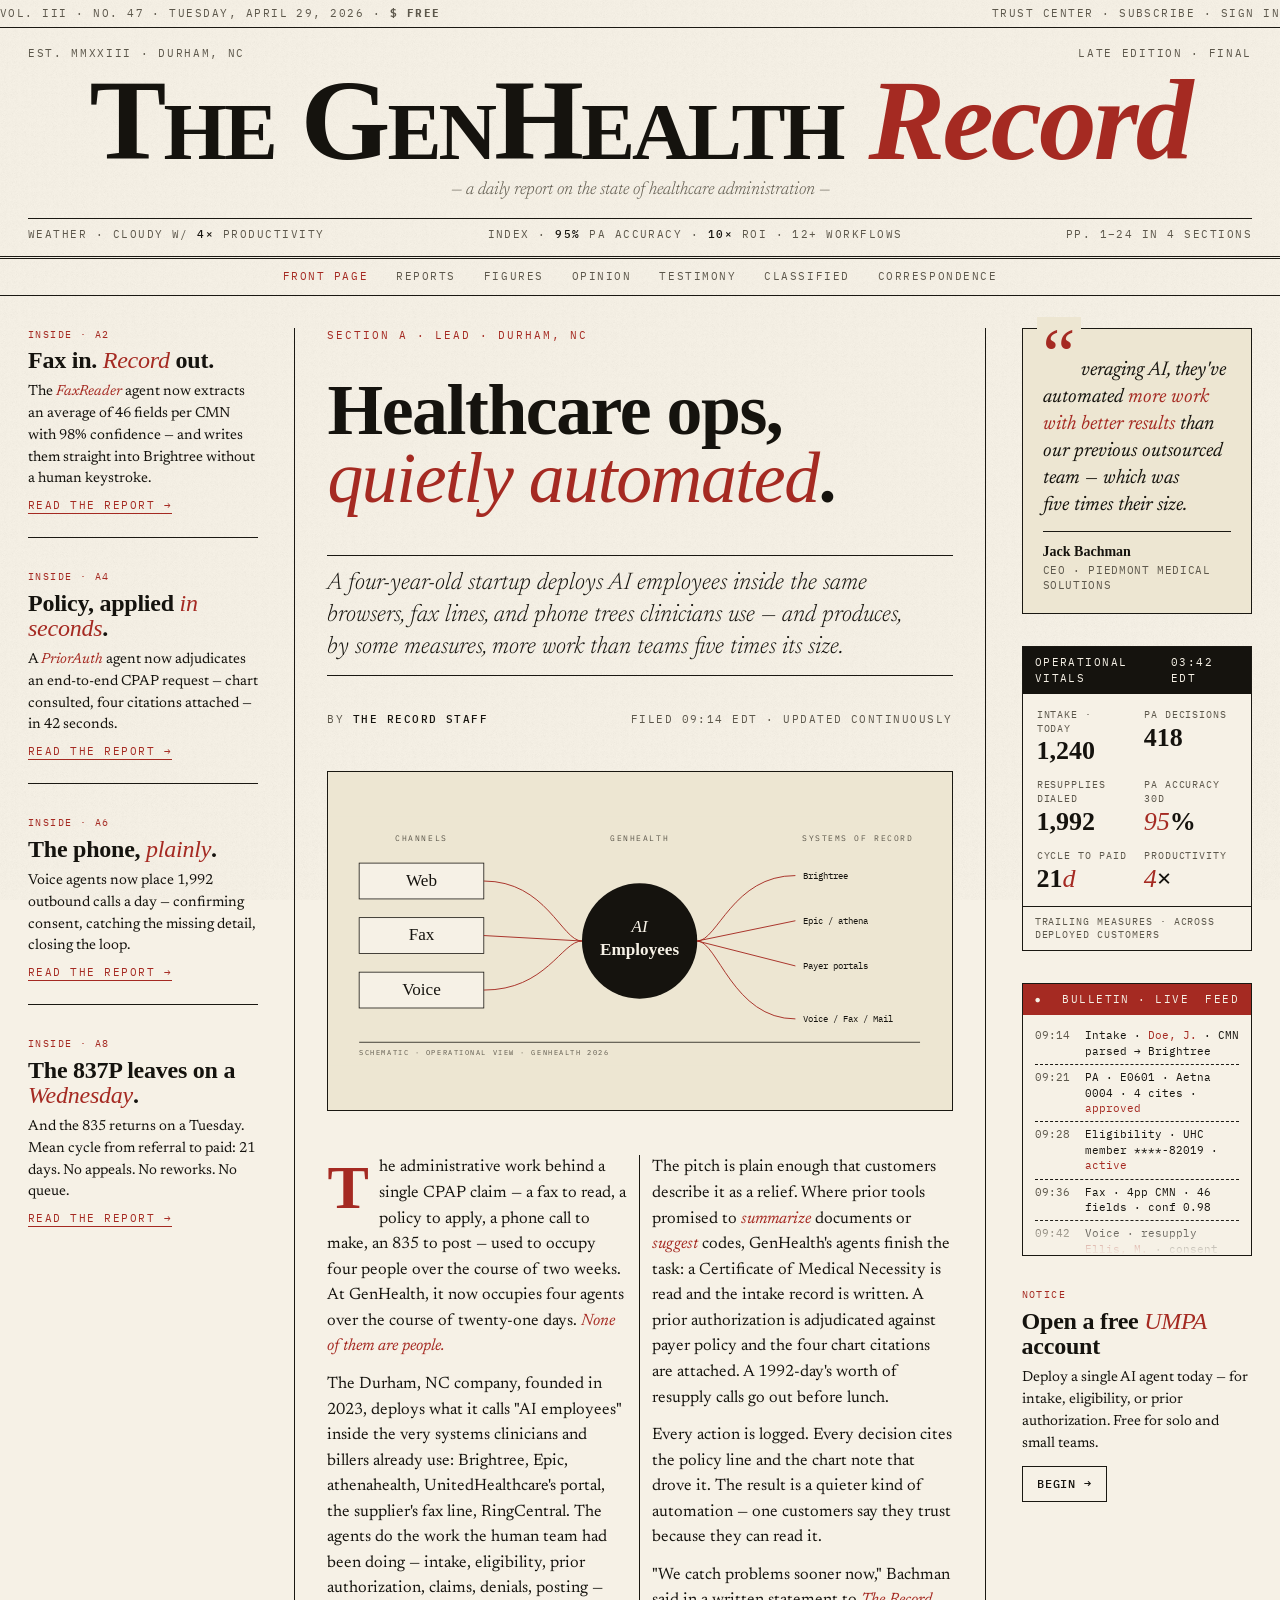
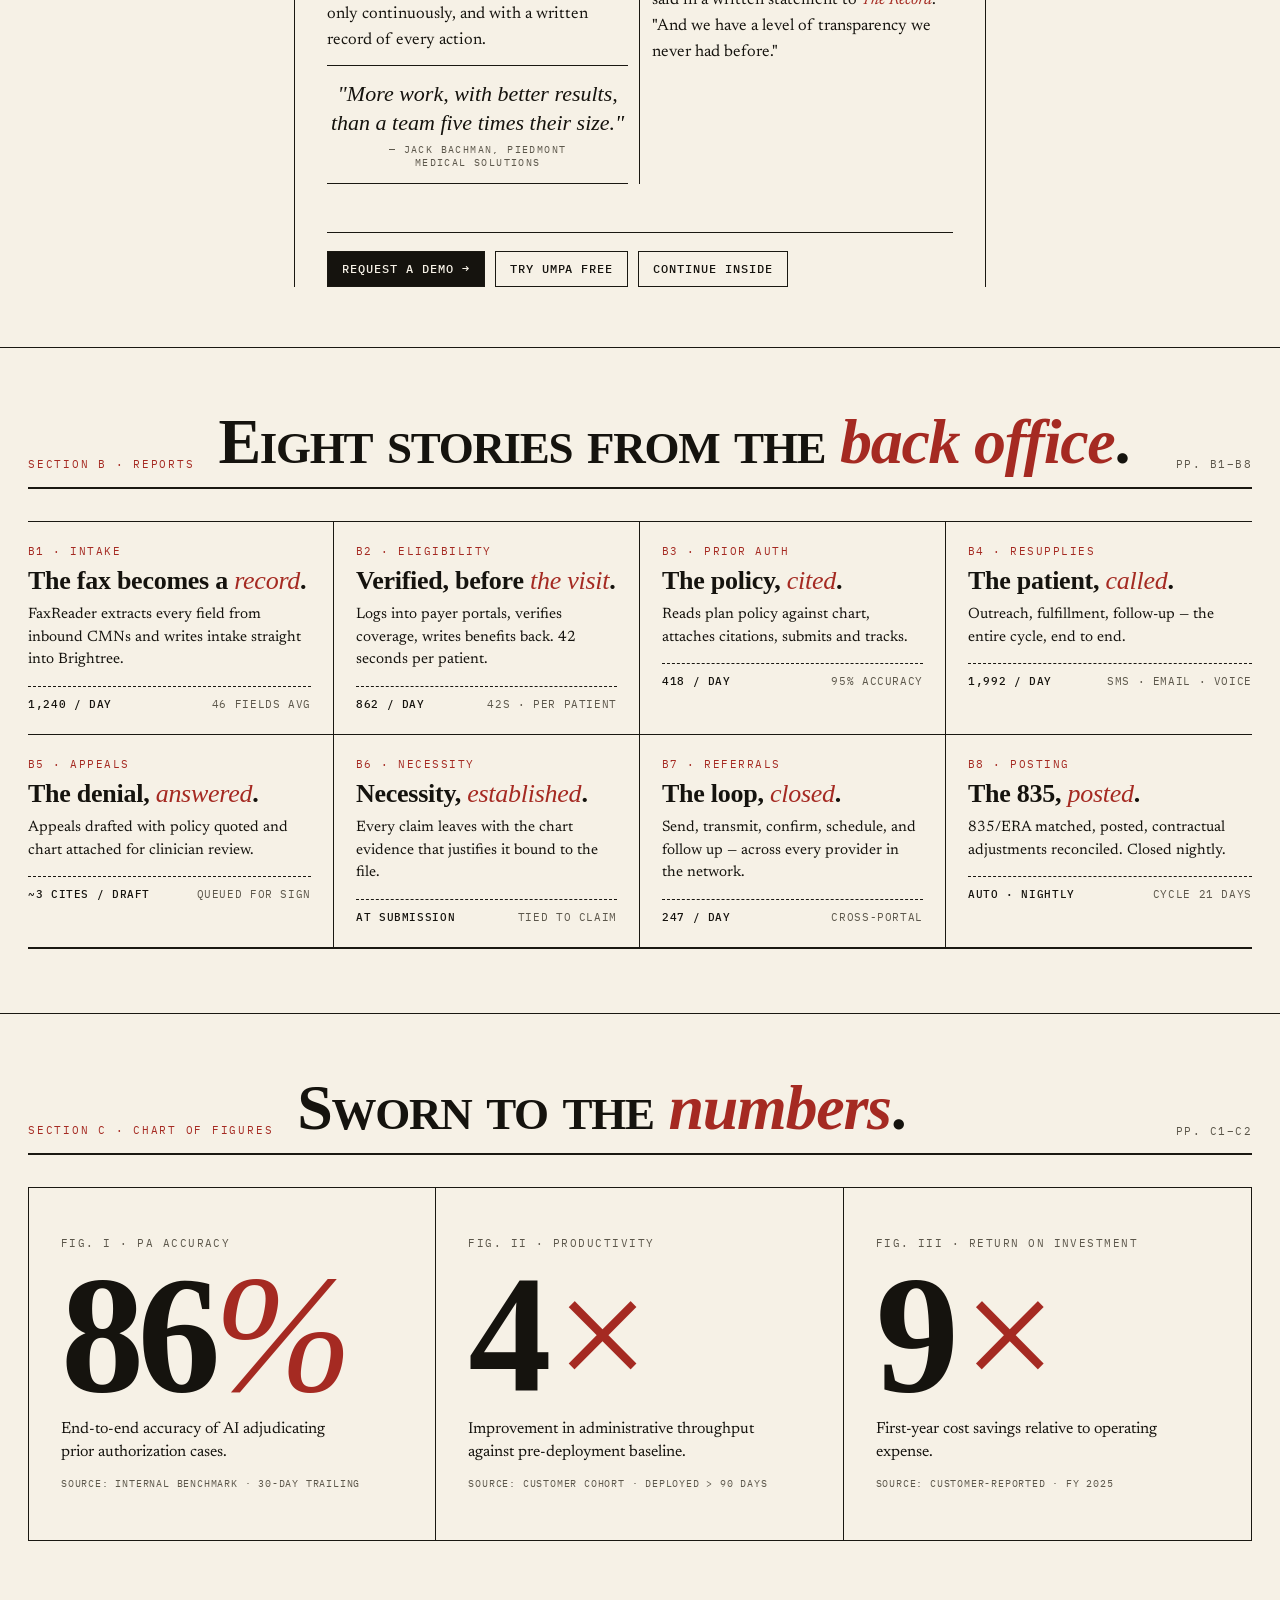
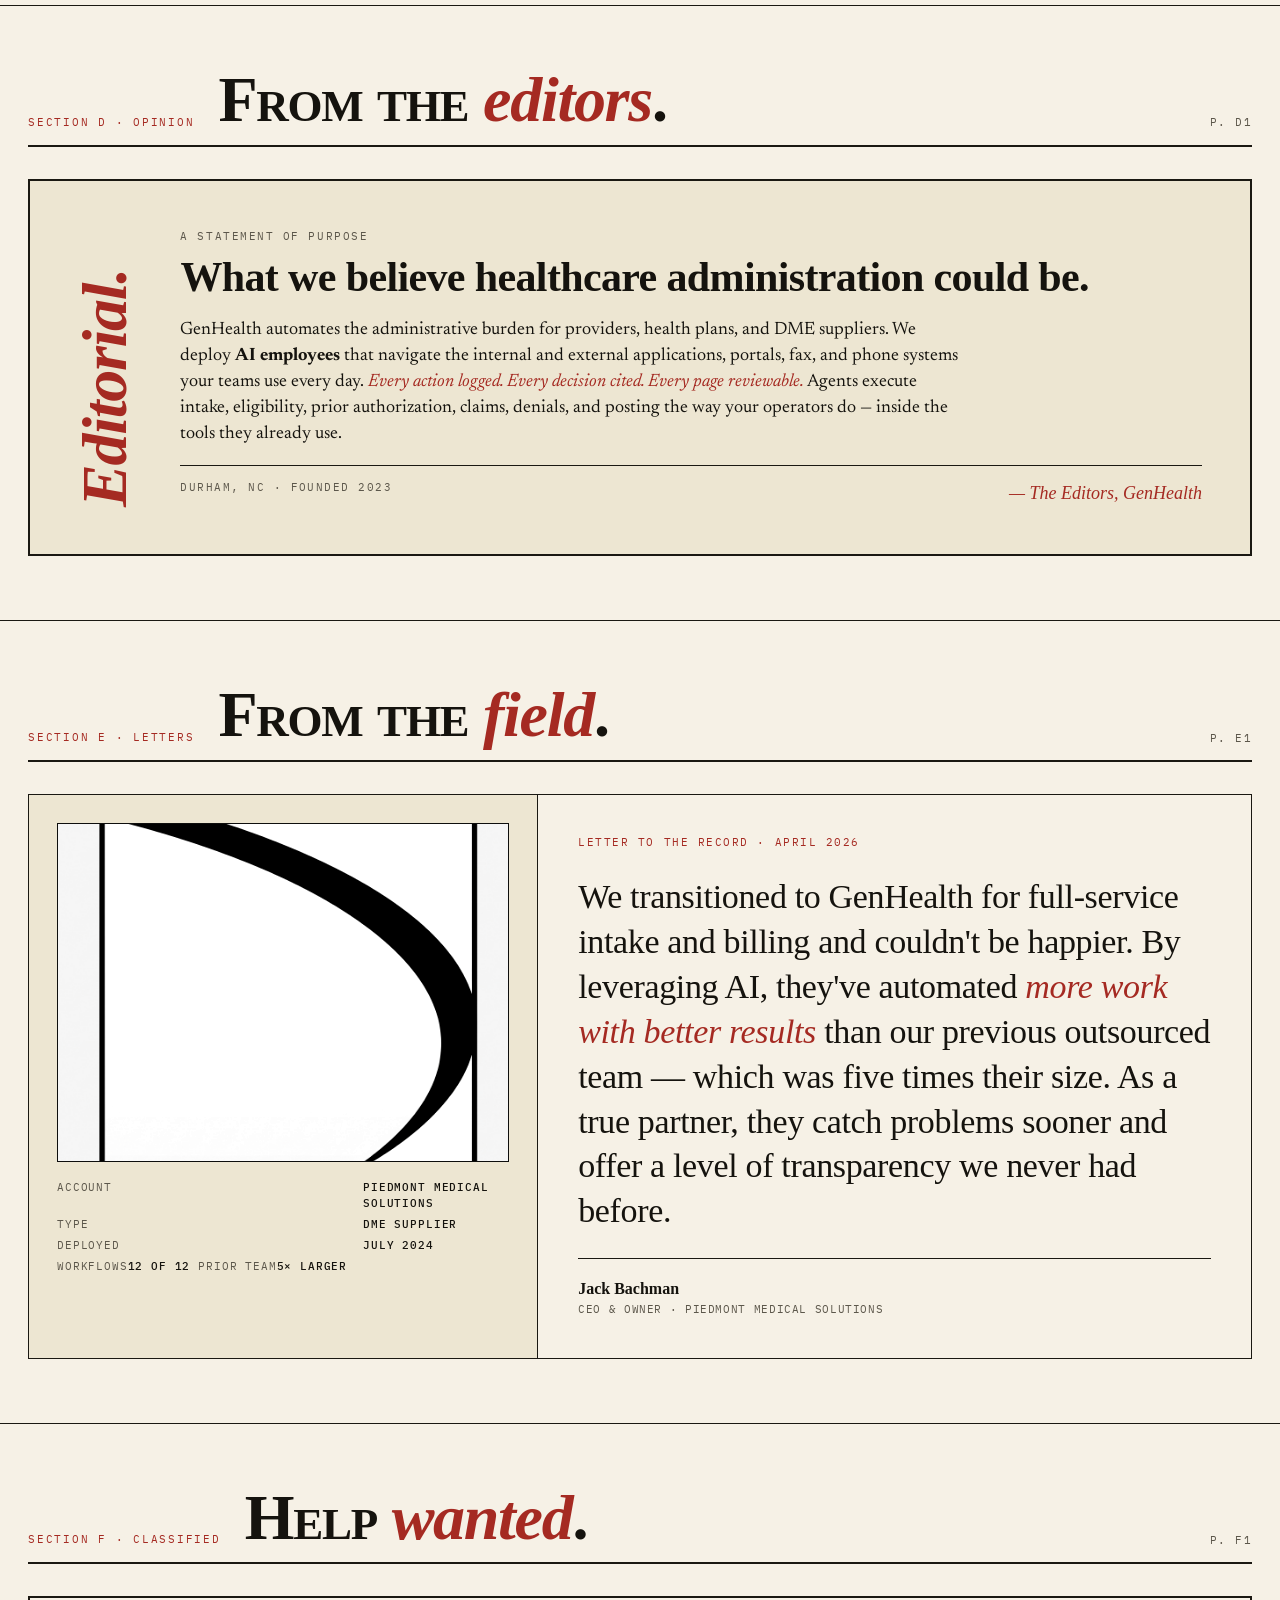
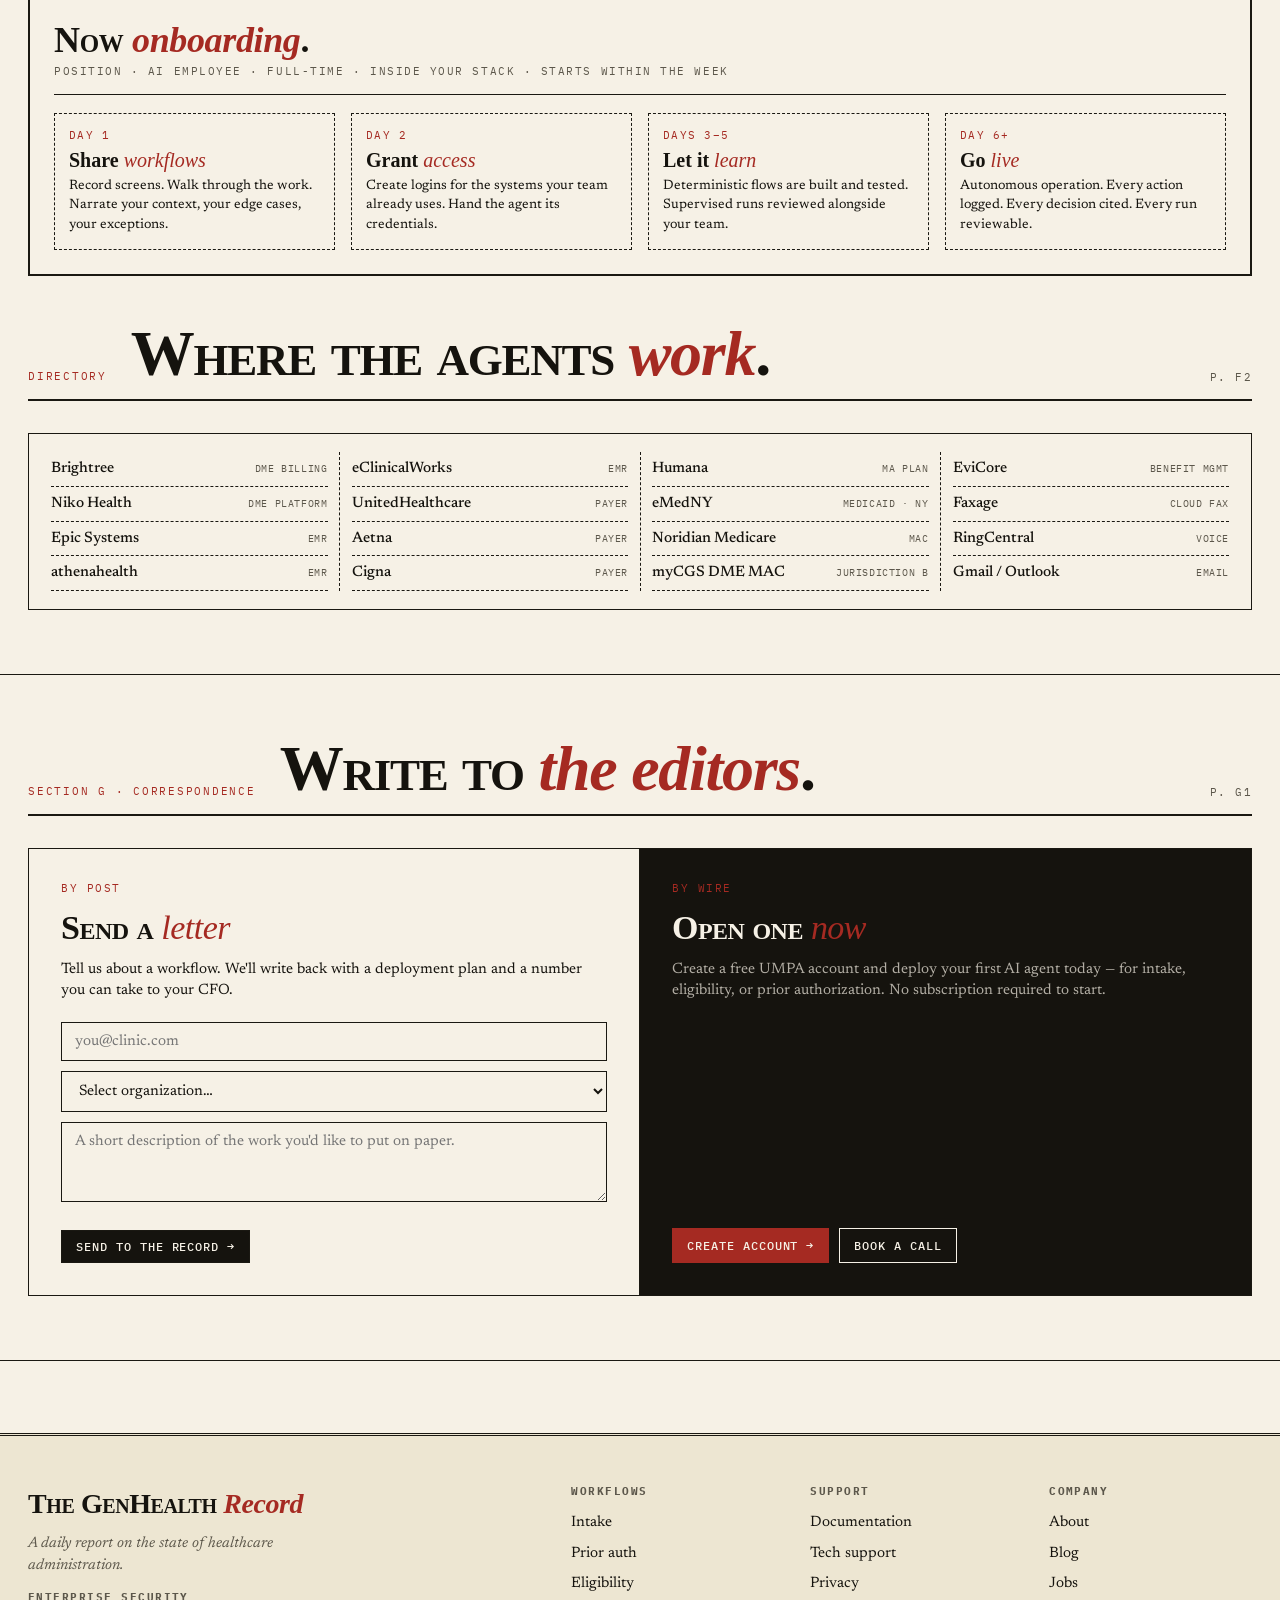
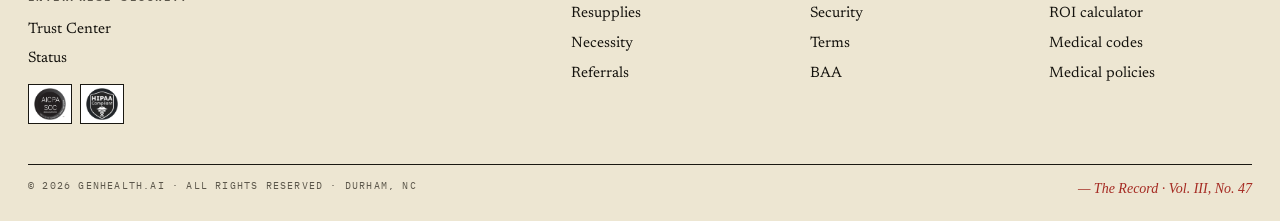
<file: variants/09-broadsheet.html>
<!doctype html>
<html lang="en">
<head>
<meta charset="utf-8"/>
<meta name="viewport" content="width=device-width,initial-scale=1"/>
<title>The GenHealth Record — Healthcare ops, automated.</title>
<link href="https://fonts.googleapis.com/css2?family=Old+Standard+TT:ital,wght@0,400;0,700;1,400&family=Newsreader:ital,opsz,wght@0,6..72,300;0,6..72,400;0,6..72,500;1,6..72,400&family=IBM+Plex+Mono:wght@400;500&display=swap" rel="stylesheet">
<style>
  :root{
    --paper:#F6F1E6;--paper-2:#EDE6D2;--ink:#15130E;--muted:#5C574B;--rule:#1A1812;
    --accent:#A52A22;--seal:#1F3D2E;--soft:#8E8676;
  }
  *{box-sizing:border-box;margin:0;padding:0}
  html,body{background:var(--paper);color:var(--ink);font-family:'Newsreader',serif;-webkit-font-smoothing:antialiased}
  body{font-size:16px;line-height:1.45;overflow-x:hidden}
  body::after{content:"";position:fixed;inset:0;pointer-events:none;background-image:url("data:image/svg+xml;utf8,<svg xmlns='http://www.w3.org/2000/svg' width='220' height='220'><filter id='n'><feTurbulence baseFrequency='.9' numOctaves='2' seed='5'/><feColorMatrix values='0 0 0 0 0  0 0 0 0 0  0 0 0 0 0  0 0 0 .07 0'/></filter><rect width='100%' height='100%' filter='url(%23n)'/></svg>");opacity:.55;mix-blend-mode:multiply;z-index:1}
  a{color:inherit;text-decoration:none}
  img{display:block;max-width:100%}
  .head-serif{font-family:'Old Standard TT',serif}
  .mono{font-family:'IBM Plex Mono',monospace}
  .container{max-width:1320px;margin:0 auto;padding:0 28px;position:relative;z-index:2}
  @media (max-width:720px){.container{padding:0 18px}}

  /* ============ MASTHEAD ============ */
  .topbar{border-bottom:1px solid var(--rule);font-family:'IBM Plex Mono',monospace;font-size:10.5px;letter-spacing:.14em;text-transform:uppercase;color:var(--muted)}
  .topbar .row{display:flex;justify-content:space-between;padding:6px 0;flex-wrap:wrap;gap:8px}
  .topbar a:hover{color:var(--accent)}
  .masthead{padding:18px 0 14px;border-bottom:3px double var(--rule);text-align:center;position:relative}
  .masthead .pre{display:flex;justify-content:space-between;font-family:'IBM Plex Mono',monospace;font-size:10.5px;letter-spacing:.16em;text-transform:uppercase;color:var(--muted);margin-bottom:6px;flex-wrap:wrap;gap:6px}
  .masthead h1.title{font-family:'Old Standard TT',serif;font-weight:700;font-size:clamp(54px,9vw,128px);letter-spacing:-.025em;line-height:.92;font-variant:small-caps;text-rendering:optimizeLegibility}
  .masthead h1.title em{font-style:italic;font-variant:normal;color:var(--accent)}
  .masthead .sub{margin-top:4px;font-family:'Newsreader',serif;font-style:italic;font-size:18px;color:var(--muted);font-weight:300}
  .masthead .post{margin-top:14px;display:flex;justify-content:space-between;font-family:'IBM Plex Mono',monospace;font-size:10.5px;letter-spacing:.14em;text-transform:uppercase;border-top:1px solid var(--rule);padding-top:8px;flex-wrap:wrap;gap:6px;color:var(--muted)}
  .masthead .post b{color:var(--ink);font-weight:500}

  nav.sect{border-bottom:1px solid var(--rule);font-family:'IBM Plex Mono',monospace;font-size:11px;letter-spacing:.14em;text-transform:uppercase}
  nav.sect .inner{display:flex;justify-content:center;gap:28px;padding:10px 0;flex-wrap:wrap}
  nav.sect a{color:var(--muted)}
  nav.sect a.active,nav.sect a:hover{color:var(--accent)}

  .btn{display:inline-flex;align-items:center;gap:8px;padding:8px 14px;font-size:12px;font-family:'IBM Plex Mono',monospace;font-weight:500;letter-spacing:.08em;text-transform:uppercase;border:1px solid var(--rule);background:transparent;color:var(--ink);cursor:pointer;transition:all .15s}
  .btn:hover{background:var(--ink);color:var(--paper)}
  .btn-primary{background:var(--ink);color:var(--paper)}
  .btn-primary:hover{background:var(--accent);border-color:var(--accent);color:var(--paper)}

  /* ============ FRONT PAGE ============ */
  section.front{padding:32px 0 60px;border-bottom:1px solid var(--rule)}
  .front-grid{display:grid;grid-template-columns:1fr 3fr 1fr;gap:36px}
  @media (max-width:1100px){.front-grid{grid-template-columns:1fr 2fr;gap:28px}.col-r{grid-column:1/-1}}
  @media (max-width:720px){.front-grid{grid-template-columns:1fr}}

  .col-l, .col-r{display:flex;flex-direction:column;gap:32px}
  .col-c{display:flex;flex-direction:column;gap:24px;border-left:1px solid var(--rule);border-right:1px solid var(--rule);padding:0 32px}
  @media (max-width:720px){.col-c{border:0;padding:0}}

  /* lead story */
  .kicker{font-family:'IBM Plex Mono',monospace;font-size:11px;letter-spacing:.18em;text-transform:uppercase;color:var(--accent)}
  h1.headline{font-family:'Old Standard TT',serif;font-weight:700;font-size:clamp(42px,5.6vw,82px);line-height:.96;letter-spacing:-.02em;text-wrap:balance;margin-top:8px}
  h1.headline em{font-style:italic;font-weight:400;color:var(--accent)}
  .deck{margin-top:18px;font-family:'Newsreader',serif;font-size:24px;line-height:1.32;font-weight:300;color:var(--ink);font-style:italic;text-wrap:balance;border-top:1px solid var(--rule);border-bottom:1px solid var(--rule);padding:12px 0}
  .byline{margin-top:12px;display:flex;justify-content:space-between;font-family:'IBM Plex Mono',monospace;font-size:10.5px;letter-spacing:.14em;text-transform:uppercase;color:var(--muted)}
  .byline b{color:var(--ink);font-weight:500}

  .lead-img{margin-top:20px;border:1px solid var(--rule);position:relative;overflow:hidden;background:var(--paper-2);height:340px}
  .lead-img .cap{padding:8px 12px;background:var(--paper-2);border-top:1px solid var(--rule);font-family:'IBM Plex Mono',monospace;font-size:10.5px;color:var(--muted);letter-spacing:.06em;text-transform:uppercase}

  /* schematic illustration in lead image area */
  .schematic{width:100%;height:100%;display:block}

  .body-cols{margin-top:20px;column-count:2;column-gap:24px;column-rule:1px solid var(--rule);font-size:16.5px;line-height:1.55;font-family:'Newsreader',serif}
  @media (max-width:720px){.body-cols{column-count:1}}
  .body-cols p{margin-bottom:12px;text-wrap:pretty;break-inside:avoid-column}
  .body-cols p:first-of-type::first-letter{font-family:'Old Standard TT',serif;font-weight:700;font-size:62px;float:left;line-height:.85;padding:6px 10px 0 0;color:var(--accent)}
  .body-cols em{font-style:italic;color:var(--accent)}
  .body-cols .pull{break-inside:avoid;margin:8px 0;padding:14px 0;border-top:1px solid var(--rule);border-bottom:1px solid var(--rule);font-family:'Old Standard TT',serif;font-style:italic;font-size:22px;line-height:1.3;color:var(--ink);text-align:center;text-wrap:balance}
  .body-cols .pull span{display:block;margin-top:6px;font-family:'IBM Plex Mono',monospace;font-style:normal;font-size:10px;letter-spacing:.14em;color:var(--muted);text-transform:uppercase}

  .cta-row{margin-top:24px;padding-top:18px;border-top:1px solid var(--rule);display:flex;gap:10px;flex-wrap:wrap}

  /* SIDE COL ITEMS */
  .item{padding-bottom:20px;border-bottom:1px solid var(--rule)}
  .item:last-child{border-bottom:0}
  .item .kk{font-family:'IBM Plex Mono',monospace;font-size:10px;letter-spacing:.14em;text-transform:uppercase;color:var(--accent);margin-bottom:6px}
  .item h3{font-family:'Old Standard TT',serif;font-weight:700;font-size:24px;line-height:1.05;letter-spacing:-.01em;margin-bottom:8px}
  .item h3 em{font-style:italic;color:var(--accent);font-weight:400}
  .item p{font-size:14.5px;color:var(--ink);line-height:1.5}
  .item p em{font-style:italic;color:var(--accent)}
  .item .more{display:inline-block;margin-top:8px;font-family:'IBM Plex Mono',monospace;font-size:10.5px;letter-spacing:.14em;text-transform:uppercase;color:var(--accent);border-bottom:1px solid var(--accent)}

  /* QUOTE BOX top of right column */
  .quotebox{padding:20px;border:1px solid var(--rule);background:var(--paper-2);position:relative}
  .quotebox::before{content:"\201C";position:absolute;top:-12px;left:14px;font-family:'Old Standard TT',serif;font-size:74px;line-height:1;color:var(--accent);background:var(--paper-2);padding:0 6px}
  .quotebox blockquote{font-family:'Newsreader',serif;font-style:italic;font-size:20px;line-height:1.35;font-weight:400;text-wrap:balance;margin-top:8px}
  .quotebox blockquote em{color:var(--accent)}
  .quotebox .sig{margin-top:12px;padding-top:10px;border-top:1px solid var(--rule);font-family:'IBM Plex Mono',monospace;font-size:10.5px;color:var(--muted);letter-spacing:.06em;text-transform:uppercase}
  .quotebox .sig b{display:block;color:var(--ink);font-family:'Old Standard TT',serif;font-weight:700;text-transform:none;letter-spacing:0;font-size:14px;margin-bottom:1px}

  /* WEATHER-LIKE BOX */
  .vitals{border:1px solid var(--rule);background:var(--paper)}
  .vitals .h{padding:8px 12px;background:var(--ink);color:var(--paper);font-family:'IBM Plex Mono',monospace;font-size:10.5px;letter-spacing:.14em;text-transform:uppercase;display:flex;justify-content:space-between}
  .vitals .b{padding:14px;display:grid;grid-template-columns:1fr 1fr;gap:14px}
  .vitals .b > div{font-family:'IBM Plex Mono',monospace;font-size:11px}
  .vitals .b .k{font-size:9.5px;color:var(--muted);letter-spacing:.1em;text-transform:uppercase;margin-bottom:3px}
  .vitals .b .v{font-family:'Old Standard TT',serif;font-size:26px;font-weight:700;line-height:1;color:var(--ink);font-variant-numeric:tabular-nums}
  .vitals .b .v em{font-style:italic;color:var(--accent);font-weight:400}
  .vitals .ft{padding:8px 12px;border-top:1px solid var(--rule);font-family:'IBM Plex Mono',monospace;font-size:9.5px;color:var(--muted);letter-spacing:.1em;text-transform:uppercase}

  /* Bulletin / live ticker */
  .bulletin{border:1px solid var(--rule);background:var(--paper)}
  .bulletin .h{padding:8px 12px;background:var(--accent);color:var(--paper);font-family:'IBM Plex Mono',monospace;font-size:10.5px;letter-spacing:.14em;text-transform:uppercase;display:flex;justify-content:space-between}
  .bulletin .h::before{content:"●";margin-right:4px;animation:blink 1.2s infinite}
  @keyframes blink{50%{opacity:.3}}
  .bulletin .b{padding:8px 12px;max-height:240px;overflow:hidden;position:relative}
  .bulletin .b::after{content:"";position:absolute;inset:auto 0 0 0;height:36px;background:linear-gradient(transparent,var(--paper))}
  .bulletin .b .ev{display:grid;grid-template-columns:42px 1fr;gap:8px;padding:5px 0;border-bottom:1px dashed var(--rule);font-family:'IBM Plex Mono',monospace;font-size:11px;line-height:1.4}
  .bulletin .b .ev .t{color:var(--muted)}
  .bulletin .b .ev .m{color:var(--ink)}
  .bulletin .b .ev .m .hl{color:var(--accent)}

  /* ============ INTERIOR PAGES (sections after front page) ============ */
  .pg{padding:64px 0;border-bottom:1px solid var(--rule)}
  .pg-hd{display:grid;grid-template-columns:auto 1fr auto;gap:24px;align-items:end;border-bottom:2px solid var(--rule);padding-bottom:14px;margin-bottom:32px}
  .pg-hd .pn{font-family:'IBM Plex Mono',monospace;font-size:11px;letter-spacing:.16em;text-transform:uppercase;color:var(--accent)}
  .pg-hd h2{font-family:'Old Standard TT',serif;font-weight:700;font-size:clamp(36px,5vw,64px);line-height:.95;letter-spacing:-.02em;font-variant:small-caps;text-wrap:balance}
  .pg-hd h2 em{font-style:italic;color:var(--accent);font-variant:normal}
  .pg-hd .pp{font-family:'IBM Plex Mono',monospace;font-size:10.5px;color:var(--muted);letter-spacing:.14em;text-transform:uppercase}

  /* Reports / workflows: 4-up newspaper grid */
  .reports{display:grid;grid-template-columns:repeat(4,1fr);gap:0;border-top:1px solid var(--rule);border-bottom:1px solid var(--rule)}
  @media (max-width:1100px){.reports{grid-template-columns:1fr 1fr}}
  @media (max-width:600px){.reports{grid-template-columns:1fr}}
  .report{padding:22px 22px 22px 0;border-right:1px solid var(--rule);border-bottom:1px solid var(--rule)}
  .report:nth-child(4n){border-right:0;padding-right:0}
  .report:first-child{padding-left:0}
  .report:nth-child(4n+1){padding-left:0}
  .report:nth-child(n){padding-left:22px}
  .report:nth-child(4n+1){padding-left:0}
  @media (max-width:1100px){.report{padding:22px}.report:nth-child(2n){border-right:0}.report:first-child,.report:nth-child(4n+1){padding-left:22px}}
  .report .kk{font-family:'IBM Plex Mono',monospace;font-size:10.5px;letter-spacing:.14em;text-transform:uppercase;color:var(--accent);margin-bottom:8px}
  .report h3{font-family:'Old Standard TT',serif;font-weight:700;font-size:26px;line-height:1.05;letter-spacing:-.01em;margin-bottom:10px;text-wrap:balance}
  .report h3 em{font-style:italic;color:var(--accent);font-weight:400}
  .report p{font-size:15px;line-height:1.5;color:var(--ink);font-family:'Newsreader',serif}
  .report .meta{margin-top:14px;padding-top:10px;border-top:1px dashed var(--rule);font-family:'IBM Plex Mono',monospace;font-size:10.5px;letter-spacing:.06em;text-transform:uppercase;color:var(--muted);display:flex;justify-content:space-between}
  .report .meta b{color:var(--ink);font-weight:500}

  /* CHART of figures */
  .chart{display:grid;grid-template-columns:repeat(3,1fr);border:1px solid var(--rule);background:var(--paper)}
  @media (max-width:820px){.chart{grid-template-columns:1fr}}
  .ch-c{padding:48px 32px;border-right:1px solid var(--rule);position:relative}
  .ch-c:last-child{border-right:0}
  @media (max-width:820px){.ch-c{border-right:0;border-bottom:1px solid var(--rule)}.ch-c:last-child{border-bottom:0}}
  .ch-c .l{font-family:'IBM Plex Mono',monospace;font-size:10.5px;letter-spacing:.14em;text-transform:uppercase;color:var(--muted);margin-bottom:14px}
  .ch-c .n{font-family:'Old Standard TT',serif;font-size:clamp(96px,13vw,180px);font-weight:700;line-height:.85;letter-spacing:-.04em;font-variant-numeric:tabular-nums}
  .ch-c .n em{font-style:italic;color:var(--accent);font-weight:400}
  .ch-c .d{margin-top:12px;font-size:16px;line-height:1.4;color:var(--ink);max-width:300px;font-family:'Newsreader',serif}
  .ch-c .src{margin-top:14px;font-family:'IBM Plex Mono',monospace;font-size:10px;color:var(--muted);letter-spacing:.08em;text-transform:uppercase}

  /* OPINION (mission) */
  .opinion{display:grid;grid-template-columns:auto 1fr;gap:48px;padding:48px;border:2px solid var(--rule);background:var(--paper-2);position:relative}
  @media (max-width:820px){.opinion{grid-template-columns:1fr;padding:32px;gap:24px}}
  .opinion .label{font-family:'Old Standard TT',serif;font-weight:700;font-style:italic;font-size:64px;line-height:.85;color:var(--accent);writing-mode:vertical-rl;transform:rotate(180deg);letter-spacing:-.02em}
  @media (max-width:820px){.opinion .label{writing-mode:horizontal-tb;transform:none;font-size:42px}}
  .opinion .body{font-family:'Newsreader',serif}
  .opinion .body .head{font-family:'IBM Plex Mono',monospace;font-size:11px;letter-spacing:.14em;text-transform:uppercase;color:var(--muted);margin-bottom:8px}
  .opinion .body h2{font-family:'Old Standard TT',serif;font-weight:700;font-size:clamp(28px,3.6vw,42px);line-height:1.2;letter-spacing:-.015em;text-wrap:pretty;margin-bottom:14px}
  .opinion .body h2 em{font-style:italic;color:var(--accent);font-weight:400}
  .opinion .body p{font-size:18px;line-height:1.45;color:var(--ink);max-width:780px;font-family:'Newsreader',serif;text-wrap:pretty}
  .opinion .body p em{font-style:italic;color:var(--accent)}
  .opinion .body .signoff{margin-top:18px;padding-top:14px;border-top:1px solid var(--rule);display:flex;justify-content:space-between;font-family:'IBM Plex Mono',monospace;font-size:10.5px;color:var(--muted);letter-spacing:.14em;text-transform:uppercase;flex-wrap:wrap;gap:8px}
  .opinion .body .signoff em{font-family:'Old Standard TT',serif;font-style:italic;color:var(--accent);font-size:18px;letter-spacing:0;text-transform:none}

  /* TESTIMONY */
  .test{display:grid;grid-template-columns:5fr 7fr;gap:0;border:1px solid var(--rule);background:var(--paper)}
  @media (max-width:820px){.test{grid-template-columns:1fr}}
  .test .from{padding:28px;border-right:1px solid var(--rule);background:var(--paper-2);display:flex;flex-direction:column;gap:18px}
  @media (max-width:820px){.test .from{border-right:0;border-bottom:1px solid var(--rule)}}
  .test .from img{width:100%;aspect-ratio:4/3;object-fit:cover;filter:grayscale(.85) contrast(1.1);border:1px solid var(--rule)}
  .test .from .meta{font-family:'IBM Plex Mono',monospace;font-size:10.5px;color:var(--muted);letter-spacing:.08em;text-transform:uppercase;display:grid;grid-template-columns:auto 1fr;gap:6px 16px}
  .test .from .meta b{color:var(--ink);font-weight:500}
  .test .body{padding:40px;display:flex;flex-direction:column;gap:24px;justify-content:center}
  .test .head-line{font-family:'IBM Plex Mono',monospace;font-size:11px;color:var(--accent);letter-spacing:.14em;text-transform:uppercase}
  .test blockquote{font-family:'Old Standard TT',serif;font-size:clamp(24px,2.8vw,34px);line-height:1.32;letter-spacing:-.01em;font-weight:400;text-wrap:balance}
  .test blockquote em{font-style:italic;color:var(--accent)}
  .test .sig{padding-top:18px;border-top:1px solid var(--rule);font-family:'IBM Plex Mono',monospace;font-size:10.5px;color:var(--muted);letter-spacing:.06em;text-transform:uppercase}
  .test .sig b{display:block;color:var(--ink);font-family:'Old Standard TT',serif;font-weight:700;font-size:16px;text-transform:none;letter-spacing:0;margin-bottom:2px}

  /* CLASSIFIED — onboarding */
  .classified{border:2px solid var(--rule);padding:24px;background:var(--paper)}
  .classified h3.cl-h{font-family:'Old Standard TT',serif;font-weight:700;font-size:36px;letter-spacing:-.01em;line-height:1;margin-bottom:6px;font-variant:small-caps}
  .classified h3.cl-h em{font-style:italic;color:var(--accent);font-variant:normal}
  .classified .tag{font-family:'IBM Plex Mono',monospace;font-size:11px;color:var(--muted);letter-spacing:.14em;text-transform:uppercase;margin-bottom:18px;padding-bottom:14px;border-bottom:1px solid var(--rule)}
  .ad-list{display:grid;grid-template-columns:repeat(4,1fr);gap:16px}
  @media (max-width:720px){.ad-list{grid-template-columns:1fr 1fr}}
  .ad{padding:14px;border:1px dashed var(--rule);font-family:'Newsreader',serif}
  .ad .when{font-family:'IBM Plex Mono',monospace;font-size:10.5px;color:var(--accent);letter-spacing:.12em;text-transform:uppercase;margin-bottom:6px}
  .ad h4{font-family:'Old Standard TT',serif;font-weight:700;font-size:20px;line-height:1.05;margin-bottom:6px}
  .ad h4 em{font-style:italic;font-weight:400;color:var(--accent)}
  .ad p{font-size:13.5px;color:var(--ink);line-height:1.45}

  /* DIRECTORY (integrations) */
  .dir{border:1px solid var(--rule);background:var(--paper);columns:4 200px;column-gap:24px;padding:18px 22px;column-rule:1px dashed var(--rule)}
  .dir .e{break-inside:avoid;padding:6px 0;border-bottom:1px dashed var(--rule);display:flex;justify-content:space-between;align-items:baseline;font-family:'Newsreader',serif;font-size:15px}
  .dir .e:last-child{border-bottom:0}
  .dir .e .nm{font-weight:500}
  .dir .e .ty{font-family:'IBM Plex Mono',monospace;font-size:10px;color:var(--muted);letter-spacing:.06em;text-transform:uppercase}

  /* CORRESPONDENCE — contact */
  .correspond{display:grid;grid-template-columns:1fr 1fr;gap:0;border:1px solid var(--rule)}
  @media (max-width:820px){.correspond{grid-template-columns:1fr}}
  .corr{padding:32px;background:var(--paper);border-right:1px solid var(--rule);display:flex;flex-direction:column;gap:14px}
  .corr:last-child{border-right:0;background:var(--ink);color:var(--paper)}
  @media (max-width:820px){.corr{border-right:0;border-bottom:1px solid var(--rule)}.corr:last-child{border-bottom:0}}
  .corr .kk{font-family:'IBM Plex Mono',monospace;font-size:11px;letter-spacing:.14em;text-transform:uppercase;color:var(--accent)}
  .corr h3{font-family:'Old Standard TT',serif;font-weight:700;font-size:34px;letter-spacing:-.015em;line-height:1;font-variant:small-caps}
  .corr h3 em{font-style:italic;color:var(--accent);font-variant:normal;font-weight:400}
  .corr p{font-size:15px;color:var(--ink);font-family:'Newsreader',serif}
  .corr:last-child p{color:rgba(246,241,230,.7)}
  .corr-form{display:flex;flex-direction:column;gap:10px;margin-top:6px}
  .corr-form input,.corr-form select,.corr-form textarea{background:var(--paper);border:1px solid var(--rule);padding:11px 13px;font-family:'Newsreader',serif;font-size:15px;outline:none;color:var(--ink);border-radius:0}
  .corr-form textarea{resize:vertical;min-height:80px}
  .corr-form input:focus,.corr-form textarea:focus,.corr-form select:focus{border-color:var(--accent)}
  .corr .actions{margin-top:auto;padding-top:18px;display:flex;gap:10px;flex-wrap:wrap}
  .corr:last-child .btn{border-color:var(--paper);color:var(--paper)}
  .corr:last-child .btn:hover{background:var(--paper);color:var(--ink)}
  .corr:last-child .btn-primary{background:var(--accent);border-color:var(--accent)}

  footer{background:var(--paper-2);border-top:3px double var(--rule);padding:48px 0 22px;margin-top:72px;position:relative;z-index:2}
  .foot{display:grid;grid-template-columns:2.5fr 1fr 1fr 1fr;gap:36px}
  @media (max-width:820px){.foot{grid-template-columns:1fr 1fr}}
  .foot-brand .nm{font-family:'Old Standard TT',serif;font-weight:700;font-size:28px;letter-spacing:-.015em;font-variant:small-caps}
  .foot-brand .nm em{font-style:italic;color:var(--accent);font-variant:normal}
  .foot-brand .tag{margin-top:8px;color:var(--muted);font-size:15px;font-family:'Newsreader',serif;font-style:italic;max-width:300px}
  .foot-brand .seals{display:flex;gap:8px;margin-top:14px}
  .foot-brand .seals img{height:40px;background:#fff;border:1px solid var(--rule);padding:3px 5px}
  .foot h5{font-family:'IBM Plex Mono',monospace;font-size:10.5px;letter-spacing:.14em;color:var(--muted);margin-bottom:12px;text-transform:uppercase}
  .foot ul{list-style:none;display:flex;flex-direction:column;gap:7px}
  .foot ul a{color:var(--ink);font-family:'Newsreader',serif;font-size:15px}
  .foot ul a:hover{color:var(--accent)}
  .colophon{margin-top:40px;padding-top:14px;border-top:1px solid var(--rule);display:flex;justify-content:space-between;font-family:'IBM Plex Mono',monospace;font-size:10px;color:var(--muted);letter-spacing:.12em;text-transform:uppercase;flex-wrap:wrap;gap:10px}
  .colophon em{font-family:'Old Standard TT',serif;font-style:italic;font-size:14px;color:var(--accent);letter-spacing:0;text-transform:none}
</style>
</head>
<body>

<div class="topbar">
  <div class="container row">
    <span>Vol. III · No. 47 · Tuesday, April 29, 2026 · <b>$ Free</b></span>
    <span><a href="https://trust.genhealth.ai">Trust Center</a> · <a href="#">Subscribe</a> · <a href="https://umpa.genhealth.ai">Sign in</a></span>
  </div>
</div>

<header class="masthead">
  <div class="container">
    <div class="pre">
      <span>est. MMXXIII · Durham, NC</span>
      <span>Late edition · Final</span>
    </div>
    <h1 class="title">The GenHealth <em>Record</em></h1>
    <div class="sub">— a daily report on the state of healthcare administration —</div>
    <div class="post">
      <span>Weather · Cloudy w/ <b>4×</b> productivity</span>
      <span>Index · <b>95%</b> PA accuracy · <b>10×</b> ROI · 12+ workflows</span>
      <span>Pp. 1–24 in 4 sections</span>
    </div>
  </div>
</header>

<nav class="sect">
  <div class="container inner">
    <a href="#front" class="active">Front Page</a>
    <a href="#reports">Reports</a>
    <a href="#chart">Figures</a>
    <a href="#opinion">Opinion</a>
    <a href="#test">Testimony</a>
    <a href="#classified">Classified</a>
    <a href="#correspond">Correspondence</a>
  </div>
</nav>

<!-- ============ FRONT PAGE ============ -->
<section class="front" id="front">
  <div class="container">
    <div class="front-grid">

      <!-- LEFT COLUMN: side stories -->
      <aside class="col-l">
        <div class="item">
          <div class="kk">Inside · A2</div>
          <h3>Fax in. <em>Record</em> out.</h3>
          <p>The <em>FaxReader</em> agent now extracts an average of 46 fields per CMN with 98% confidence — and writes them straight into Brightree without a human keystroke.</p>
          <a class="more" href="#reports">Read the report →</a>
        </div>
        <div class="item">
          <div class="kk">Inside · A4</div>
          <h3>Policy, applied <em>in seconds</em>.</h3>
          <p>A <em>PriorAuth</em> agent now adjudicates an end-to-end CPAP request — chart consulted, four citations attached — in 42 seconds.</p>
          <a class="more" href="#reports">Read the report →</a>
        </div>
        <div class="item">
          <div class="kk">Inside · A6</div>
          <h3>The phone, <em>plainly</em>.</h3>
          <p>Voice agents now place 1,992 outbound calls a day — confirming consent, catching the missing detail, closing the loop.</p>
          <a class="more" href="#reports">Read the report →</a>
        </div>
        <div class="item">
          <div class="kk">Inside · A8</div>
          <h3>The 837P leaves on a <em>Wednesday</em>.</h3>
          <p>And the 835 returns on a Tuesday. Mean cycle from referral to paid: 21 days. No appeals. No reworks. No queue.</p>
          <a class="more" href="#reports">Read the report →</a>
        </div>
      </aside>

      <!-- CENTER: lead story -->
      <article class="col-c">
        <span class="kicker">SECTION A · LEAD · DURHAM, NC</span>
        <h1 class="headline">Healthcare ops, <em>quietly automated</em>.</h1>
        <p class="deck">A four-year-old startup deploys AI employees inside the same browsers, fax lines, and phone trees clinicians use — and produces, by some measures, more work than teams five times its size.</p>
        <div class="byline">
          <span>By <b>The Record Staff</b></span>
          <span>Filed 09:14 EDT · Updated continuously</span>
        </div>

        <div class="lead-img">
          <svg class="schematic" viewBox="0 0 800 320" preserveAspectRatio="xMidYMid meet" xmlns="http://www.w3.org/2000/svg" aria-hidden="true">
            <rect width="800" height="320" fill="#EDE6D2"/>
            <!-- columns -->
            <g font-family="IBM Plex Mono, monospace" font-size="10" letter-spacing="2" fill="#5C574B" text-anchor="middle">
              <text x="120" y="32">CHANNELS</text>
              <text x="400" y="32">GENHEALTH</text>
              <text x="680" y="32">SYSTEMS OF RECORD</text>
            </g>
            <!-- channels -->
            <g font-family="Old Standard TT, serif" font-size="22" fill="#15130E">
              <rect x="40" y="60" width="160" height="46" fill="#F6F1E6" stroke="#15130E"/>
              <text x="120" y="89" text-anchor="middle">Web</text>
              <rect x="40" y="130" width="160" height="46" fill="#F6F1E6" stroke="#15130E"/>
              <text x="120" y="159" text-anchor="middle">Fax</text>
              <rect x="40" y="200" width="160" height="46" fill="#F6F1E6" stroke="#15130E"/>
              <text x="120" y="229" text-anchor="middle">Voice</text>
            </g>
            <!-- center hub -->
            <circle cx="400" cy="160" r="74" fill="#15130E"/>
            <text x="400" y="148" text-anchor="middle" font-family="Old Standard TT, serif" font-size="22" font-style="italic" fill="#F6F1E6">AI</text>
            <text x="400" y="178" text-anchor="middle" font-family="Old Standard TT, serif" font-size="22" font-weight="700" fill="#F6F1E6">Employees</text>
            <!-- flowing lines -->
            <g stroke="#A52A22" stroke-width="1.2" fill="none">
              <path d="M200,83 C280,83 300,160 326,160"/>
              <path d="M200,153 L326,160"/>
              <path d="M200,223 C280,223 300,160 326,160"/>
              <path d="M474,160 C500,160 520,76 600,76"/>
              <path d="M474,160 L600,134"/>
              <path d="M474,160 L600,192"/>
              <path d="M474,160 C500,160 520,260 600,260"/>
            </g>
            <!-- right systems -->
            <g font-family="IBM Plex Mono, monospace" font-size="11" fill="#15130E">
              <text x="610" y="80">Brightree</text>
              <text x="610" y="138">Epic / athena</text>
              <text x="610" y="196">Payer portals</text>
              <text x="610" y="264">Voice / Fax / Mail</text>
            </g>
            <!-- footer line -->
            <line x1="40" y1="290" x2="760" y2="290" stroke="#15130E"/>
            <text x="40" y="306" font-family="IBM Plex Mono, monospace" font-size="9" letter-spacing="2" fill="#5C574B">SCHEMATIC · OPERATIONAL VIEW · GENHEALTH 2026</text>
          </svg>
          <div class="cap">Fig. 1 — Schematic of GenHealth's operational flow across web, fax, and voice channels.</div>
        </div>

        <div class="body-cols">
          <p>The administrative work behind a single CPAP claim — a fax to read, a policy to apply, a phone call to make, an 835 to post — used to occupy four people over the course of two weeks. At GenHealth, it now occupies four agents over the course of twenty-one days. <em>None of them are people.</em></p>
          <p>The Durham, NC company, founded in 2023, deploys what it calls "AI employees" inside the very systems clinicians and billers already use: Brightree, Epic, athenahealth, UnitedHealthcare's portal, the supplier's fax line, RingCentral. The agents do the work the human team had been doing — intake, eligibility, prior authorization, claims, denials, posting — only continuously, and with a written record of every action.</p>
          <div class="pull">"More work, with better results, than a team five times their size."<span>— Jack Bachman, Piedmont Medical Solutions</span></div>
          <p>The pitch is plain enough that customers describe it as a relief. Where prior tools promised to <em>summarize</em> documents or <em>suggest</em> codes, GenHealth's agents finish the task: a Certificate of Medical Necessity is read and the intake record is written. A prior authorization is adjudicated against payer policy and the four chart citations are attached. A 1992-day's worth of resupply calls go out before lunch.</p>
          <p>Every action is logged. Every decision cites the policy line and the chart note that drove it. The result is a quieter kind of automation — one customers say they trust because they can read it.</p>
          <p>"We catch problems sooner now," Bachman said in a written statement to <em>The Record</em>. "And we have a level of transparency we never had before."</p>
        </div>

        <div class="cta-row">
          <a class="btn btn-primary" href="#correspond">Request a demo →</a>
          <a class="btn" href="https://umpa.genhealth.ai">Try UMPA free</a>
          <a class="btn" href="#reports">Continue inside</a>
        </div>
      </article>

      <!-- RIGHT COLUMN: quote, vitals, ticker -->
      <aside class="col-r">
        <div class="quotebox">
          <blockquote>By leveraging AI, they've automated <em>more work with better results</em> than our previous outsourced team — which was five times their size.</blockquote>
          <div class="sig"><b>Jack Bachman</b>CEO · Piedmont Medical Solutions</div>
        </div>

        <div class="vitals">
          <div class="h"><span>OPERATIONAL VITALS</span><span>03:42 EDT</span></div>
          <div class="b">
            <div><div class="k">Intake · today</div><div class="v">1,240</div></div>
            <div><div class="k">PA decisions</div><div class="v">418</div></div>
            <div><div class="k">Resupplies dialed</div><div class="v">1,992</div></div>
            <div><div class="k">PA accuracy 30d</div><div class="v"><em>95</em>%</div></div>
            <div><div class="k">Cycle to paid</div><div class="v">21<em>d</em></div></div>
            <div><div class="k">Productivity</div><div class="v"><em>4</em>×</div></div>
          </div>
          <div class="ft">Trailing measures · across deployed customers</div>
        </div>

        <div class="bulletin">
          <div class="h"><span>BULLETIN · LIVE</span><span>FEED</span></div>
          <div class="b" id="bulletin"></div>
        </div>

        <div class="item" style="border:0;padding:0">
          <div class="kk">Notice</div>
          <h3>Open a free <em>UMPA</em> account</h3>
          <p>Deploy a single AI agent today — for intake, eligibility, or prior authorization. Free for solo and small teams.</p>
          <a class="btn" style="margin-top:12px" href="https://umpa.genhealth.ai">Begin →</a>
        </div>
      </aside>
    </div>
  </div>
</section>

<!-- ============ REPORTS (workflows) ============ -->
<section class="pg" id="reports">
  <div class="container">
    <div class="pg-hd">
      <span class="pn">Section B · Reports</span>
      <h2>Eight stories from the <em>back office</em>.</h2>
      <span class="pp">Pp. B1–B8</span>
    </div>
    <div class="reports">
      <div class="report"><div class="kk">B1 · Intake</div><h3>The fax becomes a <em>record</em>.</h3><p>FaxReader extracts every field from inbound CMNs and writes intake straight into Brightree.</p><div class="meta"><b>1,240 / day</b><span>46 fields avg</span></div></div>
      <div class="report"><div class="kk">B2 · Eligibility</div><h3>Verified, before <em>the visit</em>.</h3><p>Logs into payer portals, verifies coverage, writes benefits back. 42 seconds per patient.</p><div class="meta"><b>862 / day</b><span>42s · per patient</span></div></div>
      <div class="report"><div class="kk">B3 · Prior auth</div><h3>The policy, <em>cited</em>.</h3><p>Reads plan policy against chart, attaches citations, submits and tracks.</p><div class="meta"><b>418 / day</b><span>95% accuracy</span></div></div>
      <div class="report"><div class="kk">B4 · Resupplies</div><h3>The patient, <em>called</em>.</h3><p>Outreach, fulfillment, follow-up — the entire cycle, end to end.</p><div class="meta"><b>1,992 / day</b><span>SMS · email · voice</span></div></div>
      <div class="report"><div class="kk">B5 · Appeals</div><h3>The denial, <em>answered</em>.</h3><p>Appeals drafted with policy quoted and chart attached for clinician review.</p><div class="meta"><b>~3 cites / draft</b><span>queued for sign</span></div></div>
      <div class="report"><div class="kk">B6 · Necessity</div><h3>Necessity, <em>established</em>.</h3><p>Every claim leaves with the chart evidence that justifies it bound to the file.</p><div class="meta"><b>at submission</b><span>tied to claim</span></div></div>
      <div class="report"><div class="kk">B7 · Referrals</div><h3>The loop, <em>closed</em>.</h3><p>Send, transmit, confirm, schedule, and follow up — across every provider in the network.</p><div class="meta"><b>247 / day</b><span>cross-portal</span></div></div>
      <div class="report"><div class="kk">B8 · Posting</div><h3>The 835, <em>posted</em>.</h3><p>835/ERA matched, posted, contractual adjustments reconciled. Closed nightly.</p><div class="meta"><b>auto · nightly</b><span>cycle 21 days</span></div></div>
    </div>
  </div>
</section>

<!-- ============ CHART OF FIGURES ============ -->
<section class="pg" id="chart">
  <div class="container">
    <div class="pg-hd">
      <span class="pn">Section C · Chart of Figures</span>
      <h2>Sworn to the <em>numbers</em>.</h2>
      <span class="pp">Pp. C1–C2</span>
    </div>
    <div class="chart">
      <div class="ch-c"><div class="l">Fig. I · PA accuracy</div><div class="n" data-counter="95" data-suffix="%">0<em>%</em></div><div class="d">End-to-end accuracy of AI adjudicating prior authorization cases.</div><div class="src">Source: Internal benchmark · 30-day trailing</div></div>
      <div class="ch-c"><div class="l">Fig. II · Productivity</div><div class="n" data-counter="4" data-suffix="×">0<em>×</em></div><div class="d">Improvement in administrative throughput against pre-deployment baseline.</div><div class="src">Source: Customer cohort · deployed > 90 days</div></div>
      <div class="ch-c"><div class="l">Fig. III · Return on investment</div><div class="n" data-counter="10" data-suffix="×">0<em>×</em></div><div class="d">First-year cost savings relative to operating expense.</div><div class="src">Source: Customer-reported · FY 2025</div></div>
    </div>
  </div>
</section>

<!-- ============ OPINION (mission) ============ -->
<section class="pg" id="opinion">
  <div class="container">
    <div class="pg-hd">
      <span class="pn">Section D · Opinion</span>
      <h2>From the <em>editors</em>.</h2>
      <span class="pp">P. D1</span>
    </div>
    <div class="opinion">
      <div class="label">Editorial.</div>
      <div class="body">
        <div class="head">A statement of purpose</div>
        <h2>What we believe healthcare administration could be.</h2>
        <p>GenHealth automates the administrative burden for providers, health plans, and DME suppliers. We deploy <strong>AI employees</strong> that navigate the internal and external applications, portals, fax, and phone systems your teams use every day. <em>Every action logged. Every decision cited. Every page reviewable.</em> Agents execute intake, eligibility, prior authorization, claims, denials, and posting the way your operators do — inside the tools they already use.</p>
        <div class="signoff">
          <span>Durham, NC · Founded 2023</span>
          <em>— The Editors, GenHealth</em>
        </div>
      </div>
    </div>
  </div>
</section>

<!-- ============ TESTIMONY ============ -->
<section class="pg" id="test">
  <div class="container">
    <div class="pg-hd">
      <span class="pn">Section E · Letters</span>
      <h2>From the <em>field</em>.</h2>
      <span class="pp">P. E1</span>
    </div>
    <div class="test">
      <div class="from">
        <img src="assets/piedmont.jpg" alt="">
        <div class="meta">
          <span>Account</span><b>Piedmont Medical Solutions</b>
          <span>Type</span><b>DME Supplier</b>
          <span>Deployed</span><b>July 2024</b>
          <span>Workflows</b><b>12 of 12</b>
          <span>Prior team</span><b>5× larger</b>
        </div>
      </div>
      <div class="body">
        <div class="head-line">Letter to The Record · April 2026</div>
        <blockquote>We transitioned to GenHealth for full-service intake and billing and couldn't be happier. By leveraging AI, they've automated <em>more work with better results</em> than our previous outsourced team — which was five times their size. As a true partner, they catch problems sooner and offer a level of transparency we never had before.</blockquote>
        <div class="sig"><b>Jack Bachman</b>CEO & Owner · Piedmont Medical Solutions</div>
      </div>
    </div>
  </div>
</section>

<!-- ============ CLASSIFIED (onboarding) ============ -->
<section class="pg" id="classified">
  <div class="container">
    <div class="pg-hd">
      <span class="pn">Section F · Classified</span>
      <h2>Help <em>wanted</em>.</h2>
      <span class="pp">P. F1</span>
    </div>
    <div class="classified">
      <h3 class="cl-h">Now <em>onboarding</em>.</h3>
      <div class="tag">Position · AI Employee · Full-time · Inside your stack · Starts within the week</div>
      <div class="ad-list">
        <div class="ad"><div class="when">Day 1</div><h4>Share <em>workflows</em></h4><p>Record screens. Walk through the work. Narrate your context, your edge cases, your exceptions.</p></div>
        <div class="ad"><div class="when">Day 2</div><h4>Grant <em>access</em></h4><p>Create logins for the systems your team already uses. Hand the agent its credentials.</p></div>
        <div class="ad"><div class="when">Days 3–5</div><h4>Let it <em>learn</em></h4><p>Deterministic flows are built and tested. Supervised runs reviewed alongside your team.</p></div>
        <div class="ad"><div class="when">Day 6+</div><h4>Go <em>live</em></h4><p>Autonomous operation. Every action logged. Every decision cited. Every run reviewable.</p></div>
      </div>
    </div>

    <div class="pg-hd" style="margin-top:48px">
      <span class="pn">Directory</span>
      <h2>Where the agents <em>work</em>.</h2>
      <span class="pp">P. F2</span>
    </div>
    <div class="dir">
      <div class="e"><span class="nm">Brightree</span><span class="ty">DME billing</span></div>
      <div class="e"><span class="nm">Niko Health</span><span class="ty">DME platform</span></div>
      <div class="e"><span class="nm">Epic Systems</span><span class="ty">EMR</span></div>
      <div class="e"><span class="nm">athenahealth</span><span class="ty">EMR</span></div>
      <div class="e"><span class="nm">eClinicalWorks</span><span class="ty">EMR</span></div>
      <div class="e"><span class="nm">UnitedHealthcare</span><span class="ty">Payer</span></div>
      <div class="e"><span class="nm">Aetna</span><span class="ty">Payer</span></div>
      <div class="e"><span class="nm">Cigna</span><span class="ty">Payer</span></div>
      <div class="e"><span class="nm">Humana</span><span class="ty">MA plan</span></div>
      <div class="e"><span class="nm">eMedNY</span><span class="ty">Medicaid · NY</span></div>
      <div class="e"><span class="nm">Noridian Medicare</span><span class="ty">MAC</span></div>
      <div class="e"><span class="nm">myCGS DME MAC</span><span class="ty">Jurisdiction B</span></div>
      <div class="e"><span class="nm">EviCore</span><span class="ty">Benefit mgmt</span></div>
      <div class="e"><span class="nm">Faxage</span><span class="ty">Cloud fax</span></div>
      <div class="e"><span class="nm">RingCentral</span><span class="ty">Voice</span></div>
      <div class="e"><span class="nm">Gmail / Outlook</span><span class="ty">Email</span></div>
    </div>
  </div>
</section>

<!-- ============ CORRESPONDENCE (contact) ============ -->
<section class="pg" id="correspond">
  <div class="container">
    <div class="pg-hd">
      <span class="pn">Section G · Correspondence</span>
      <h2>Write to <em>the editors</em>.</h2>
      <span class="pp">P. G1</span>
    </div>
    <div class="correspond">
      <div class="corr">
        <div class="kk">By post</div>
        <h3>Send a <em>letter</em></h3>
        <p>Tell us about a workflow. We'll write back with a deployment plan and a number you can take to your CFO.</p>
        <form class="corr-form" onsubmit="event.preventDefault()">
          <input type="email" placeholder="you@clinic.com">
          <select><option>Select organization…</option><option>Provider</option><option>DME</option><option>Health plan</option><option>Patient</option><option>Other</option></select>
          <textarea placeholder="A short description of the work you'd like to put on paper."></textarea>
          <div class="actions"><button class="btn btn-primary" type="submit">Send to The Record →</button></div>
        </form>
      </div>
      <div class="corr">
        <div class="kk">By wire</div>
        <h3>Open one <em>now</em></h3>
        <p>Create a free UMPA account and deploy your first AI agent today — for intake, eligibility, or prior authorization. No subscription required to start.</p>
        <div class="actions">
          <a class="btn btn-primary" href="https://umpa.genhealth.ai">Create account →</a>
          <a class="btn" href="#">Book a call</a>
        </div>
      </div>
    </div>
  </div>
</section>

<footer>
  <div class="container">
    <div class="foot">
      <div class="foot-brand">
        <div class="nm">The GenHealth <em>Record</em></div>
        <p class="tag">A daily report on the state of healthcare administration.</p>
        <h5 style="margin-top:14px">Enterprise security</h5>
        <ul style="display:flex;flex-direction:column;gap:6px"><li><a href="https://trust.genhealth.ai">Trust Center</a></li><li><a href="https://status.genhealth.ai">Status</a></li></ul>
        <div class="seals"><img src="assets/socII.png" alt=""><img src="assets/hipaa.png" alt=""></div>
      </div>
      <div><h5>Workflows</h5><ul><li><a href="#">Intake</a></li><li><a href="#">Prior auth</a></li><li><a href="#">Eligibility</a></li><li><a href="#">Resupplies</a></li><li><a href="#">Necessity</a></li><li><a href="#">Referrals</a></li></ul></div>
      <div><h5>Support</h5><ul><li><a href="#">Documentation</a></li><li><a href="mailto:support@genhealth.ai">Tech support</a></li><li><a href="#">Privacy</a></li><li><a href="#">Security</a></li><li><a href="#">Terms</a></li><li><a href="#">BAA</a></li></ul></div>
      <div><h5>Company</h5><ul><li><a href="#">About</a></li><li><a href="#">Blog</a></li><li><a href="#">Jobs</a></li><li><a href="#">ROI calculator</a></li><li><a href="#">Medical codes</a></li><li><a href="#">Medical policies</a></li></ul></div>
    </div>
    <div class="colophon">
      <span>© 2026 GENHEALTH.AI · ALL RIGHTS RESERVED · DURHAM, NC</span>
      <em>— The Record · Vol. III, No. 47</em>
    </div>
  </div>
</footer>

<script>
// BULLETIN ticker
const events=[
  ['09:14','Intake · <span class="hl">Doe, J.</span> · CMN parsed → Brightree'],
  ['09:21','PA · E0601 · Aetna 0004 · 4 cites · <span class="hl">approved</span>'],
  ['09:28','Eligibility · UHC member ****-82019 · <span class="hl">active</span>'],
  ['09:36','Fax · 4pp CMN · 46 fields · conf 0.98'],
  ['09:42','Voice · resupply <span class="hl">Ellis, M.</span> · consent recorded'],
  ['09:51','Appeal CO-50 drafted · 3 citations · <span class="hl">queued</span>'],
  ['10:02','Posting · 835/ERA · Cigna batch 8812'],
  ['10:14','Referral · cardiology · Novant Heart · <span class="hl">scheduled</span>'],
  ['10:22','PA · K0554 CGM · Humana · <span class="hl">approved</span>'],
  ['10:31','Intake · <span class="hl">Chen, R.</span> · sleep study classified'],
];
const bul=document.getElementById('bulletin');
function render(){bul.innerHTML='';events.forEach(e=>{const d=document.createElement('div');d.className='ev';d.innerHTML=`<span class="t">${e[0]}</span><span class="m">${e[1]}</span>`;bul.appendChild(d)})}
render();
setInterval(()=>{events.push(events.shift());render()},2400);

// COUNTER
const io=new IntersectionObserver(es=>es.forEach(e=>{
  if(!e.isIntersecting)return;
  const el=e.target,t=+el.dataset.counter,s=el.dataset.suffix||'';
  const start=performance.now(),dur=1400;
  function tick(ts){const p=Math.min(1,(ts-start)/dur),ea=1-Math.pow(1-p,3);el.innerHTML=`${Math.round(ea*t)}<em>${s}</em>`;if(p<1)requestAnimationFrame(tick);}
  requestAnimationFrame(tick);io.unobserve(el);
}),{threshold:.3});
document.querySelectorAll('[data-counter]').forEach(c=>io.observe(c));
</script>
</body>
</html>
</file>
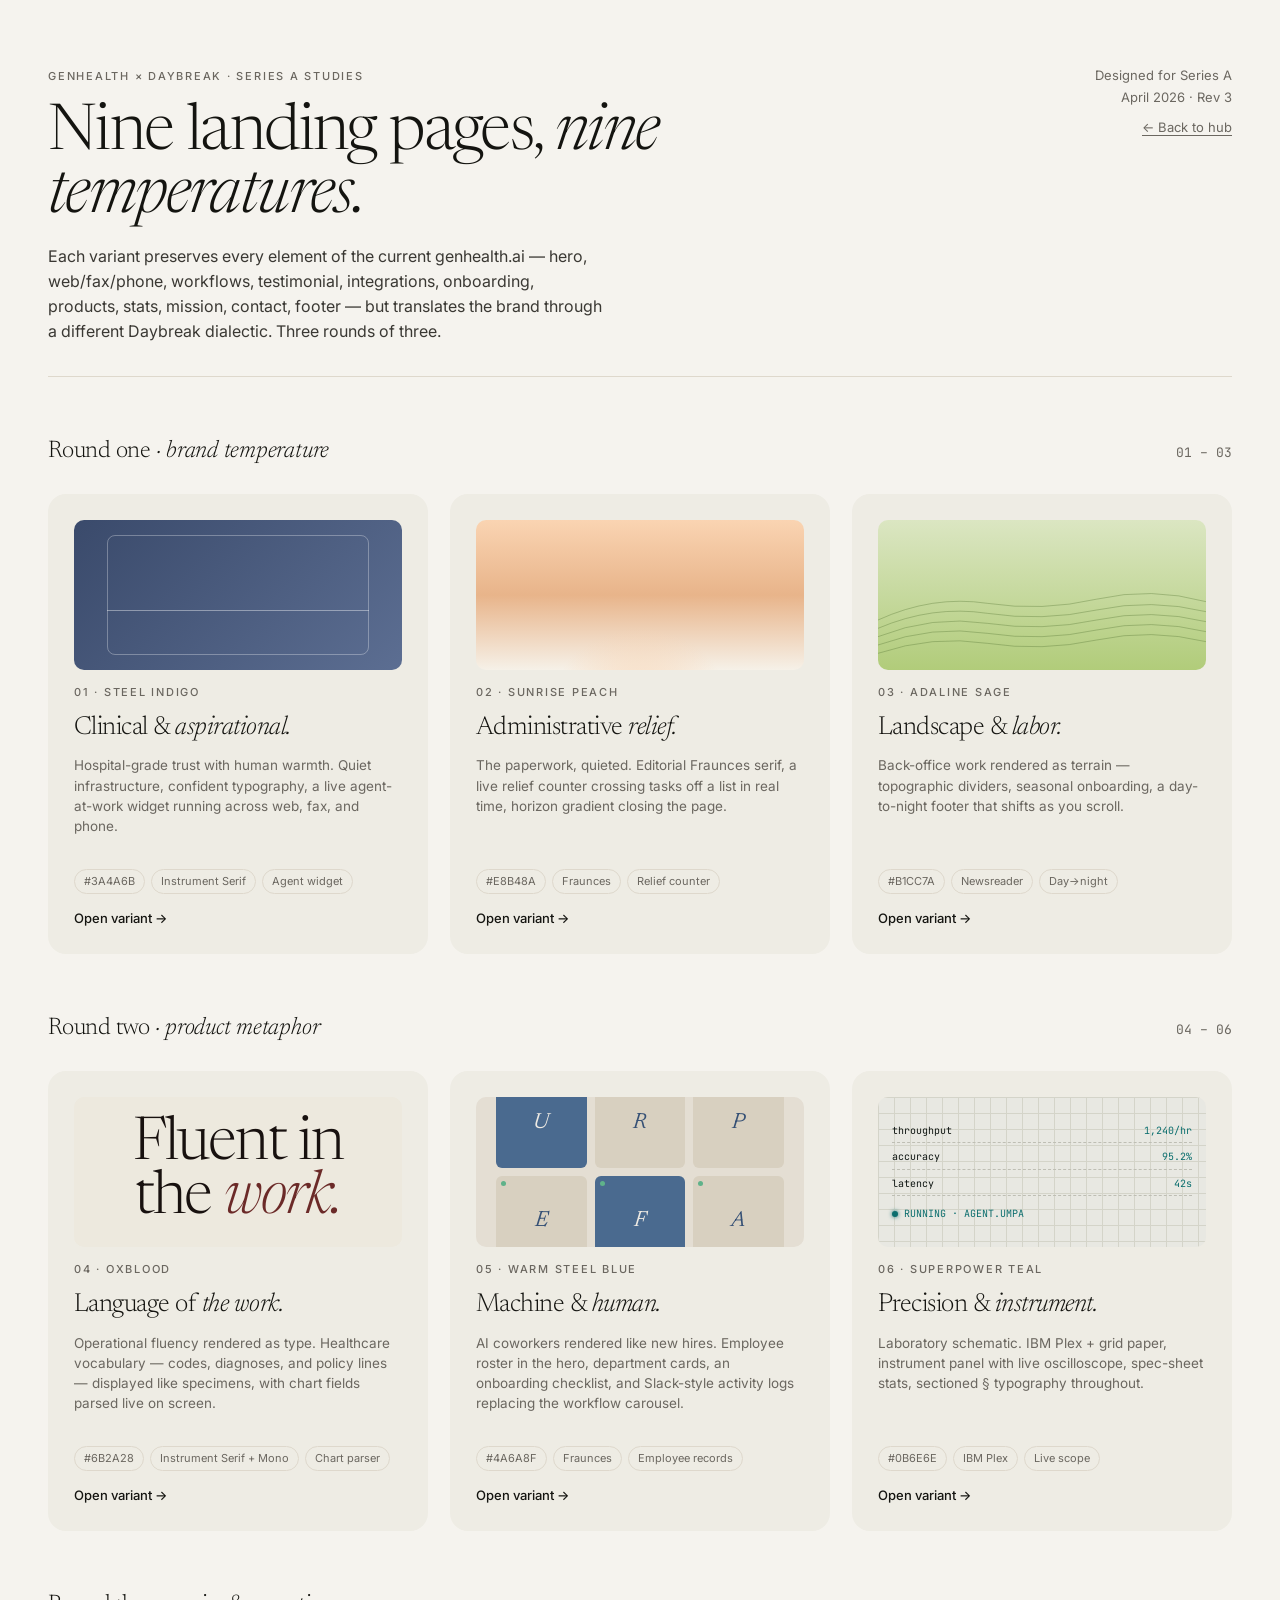
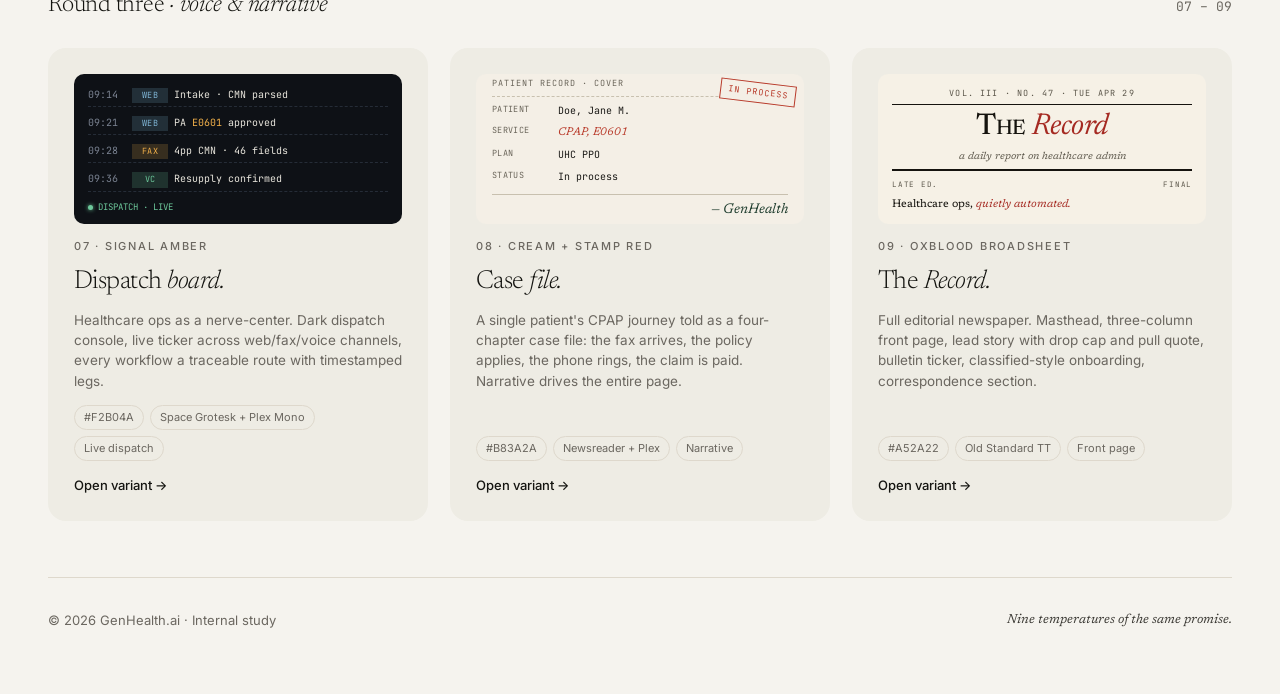
<file: variants/_variants-index.html>
<!doctype html>
<html lang="en">
<head>
<meta charset="utf-8"/>
<meta name="viewport" content="width=device-width,initial-scale=1"/>
<title>GenHealth · Series A landing page studies (9 variants)</title>
<link rel="preconnect" href="https://fonts.googleapis.com">
<link rel="preconnect" href="https://fonts.gstatic.com" crossorigin>
<link href="https://fonts.googleapis.com/css2?family=Newsreader:ital,opsz,wght@0,6..72,300;1,6..72,300&family=Inter:wght@300;400;500&family=JetBrains+Mono:wght@400&display=swap" rel="stylesheet">
<style>
  :root{
    --paper:#F5F3EE;
    --paper-2:#EEECE4;
    --ink:#141410;
    --ink-2:#3A3833;
    --graphite:#6B6760;
    --mist:#DED8CC;
  }
  *{box-sizing:border-box;margin:0;padding:0}
  html,body{background:var(--paper);color:var(--ink);font-family:'Inter',sans-serif;-webkit-font-smoothing:antialiased}
  body{font-size:17px;line-height:1.55;min-height:100vh}
  a{color:inherit;text-decoration:none}
  .serif{font-family:'Newsreader',serif;font-weight:300}
  .eyebrow{font-size:11px;letter-spacing:.16em;text-transform:uppercase;color:var(--graphite);font-weight:500}
  .mono{font-family:'JetBrains Mono',monospace}
  .container{max-width:1360px;margin:0 auto;padding:64px 48px}
  @media (max-width:720px){.container{padding:40px 22px}}

  header{display:flex;justify-content:space-between;align-items:baseline;margin-bottom:56px;padding-bottom:32px;border-bottom:1px solid var(--mist);flex-wrap:wrap;gap:24px}
  header .title{max-width:760px}
  header h1{font-family:'Newsreader',serif;font-weight:300;font-size:clamp(36px,5vw,64px);line-height:.98;letter-spacing:-.025em;margin-top:18px}
  header h1 em{font-style:italic}
  header p{color:var(--ink-2);margin-top:16px;max-width:560px;font-size:16px}
  header .meta{text-align:right;font-size:13px;color:var(--graphite);line-height:1.7}

  .group-label{display:flex;align-items:baseline;justify-content:space-between;margin:24px 0 24px;flex-wrap:wrap;gap:12px}
  .group-label h2{font-family:'Newsreader',serif;font-weight:300;font-size:24px;letter-spacing:-.01em}
  .group-label h2 em{font-style:italic}
  .group-label span{color:var(--graphite);font-size:13px}

  .grid{display:grid;grid-template-columns:repeat(3,1fr);gap:22px;margin-bottom:56px}
  @media (max-width:980px){.grid{grid-template-columns:1fr 1fr}}
  @media (max-width:720px){.grid{grid-template-columns:1fr}}

  .card{background:var(--paper-2);border-radius:18px;padding:26px;display:flex;flex-direction:column;gap:14px;min-height:460px;text-decoration:none;color:inherit;transition:transform .3s, box-shadow .3s;position:relative;overflow:hidden}
  .card:hover{transform:translateY(-4px);box-shadow:0 40px 80px -50px rgba(20,20,16,.3)}
  .card .swatch{height:150px;border-radius:10px;position:relative;overflow:hidden}
  .card h3{font-family:'Newsreader',serif;font-weight:300;font-size:26px;letter-spacing:-.02em;line-height:1.02}
  .card h3 em{font-style:italic}
  .card .note{color:var(--graphite);font-size:13.5px;flex:1;line-height:1.5}
  .card .tags{display:flex;gap:6px;flex-wrap:wrap}
  .card .tags span{padding:3px 9px;border:1px solid var(--mist);border-radius:999px;font-size:11px;color:var(--graphite)}
  .card .arrow{display:inline-flex;align-items:center;gap:8px;font-size:13px;font-weight:500;margin-top:auto}

  /* swatch art */
  .s1{background:linear-gradient(135deg, #3A4A6B 0%, #5C6E92 100%)}
  .s1::after{content:"";position:absolute;inset:10%;border:1px solid rgba(255,255,255,.3);border-radius:8px}
  .s1::before{content:"";position:absolute;top:60%;left:10%;right:10%;height:1px;background:rgba(255,255,255,.4)}

  .s2{background:linear-gradient(180deg, #FAD4B2 0%, #E8B48A 50%, #F6F1E8 100%)}
  .s2 .sun{position:absolute;top:60%;left:50%;transform:translateX(-50%);width:220px;height:220px;border-radius:50%;background:radial-gradient(circle, #FAD4B2, transparent 60%)}

  .s3{background:linear-gradient(180deg, #DBE6C2 0%, #B1CC7A 100%)}
  .s3 svg{position:absolute;inset:0;width:100%;height:100%}
  .s3 path{stroke:#5C7A39;fill:none;stroke-width:.8;opacity:.5}

  /* v4 oxblood - type specimen */
  .s4{background:#EDE9DE;display:flex;align-items:center;justify-content:center;padding:16px}
  .s4 .spec{font-family:'Newsreader',serif;font-weight:300;font-size:60px;line-height:.9;color:#18110F;letter-spacing:-.03em;text-align:center}
  .s4 .spec em{font-style:italic;color:#6B2A28}

  /* v7 dispatch */
  .s7{background:#0E1116;padding:14px;display:flex;flex-direction:column;gap:5px;justify-content:center;font-family:'JetBrains Mono',monospace;font-size:10px;color:#7A8291}
  .s7 .r{display:grid;grid-template-columns:38px 36px 1fr;gap:6px;padding:3px 0;border-bottom:1px dashed #252C37;align-items:baseline}
  .s7 .r .t{color:#7A8291}
  .s7 .r .c{padding:1px 4px;font-size:8.5px;text-align:center;letter-spacing:.04em}
  .s7 .r .c.web{background:rgba(127,180,212,.18);color:#7FB4D4}
  .s7 .r .c.fax{background:rgba(242,176,74,.18);color:#F2B04A}
  .s7 .r .c.voice{background:rgba(109,200,155,.18);color:#6DC89B}
  .s7 .r .m{color:#E8E5DC;font-size:10px}
  .s7 .r .m em{font-style:normal;color:#F2B04A}
  .s7 .led{display:flex;align-items:center;gap:5px;font-size:9px;color:#6DC89B;margin-top:4px}
  .s7 .led::before{content:"";width:5px;height:5px;border-radius:50%;background:#6DC89B;box-shadow:0 0 4px #6DC89B}

  /* v8 case file */
  .s8{background:#F4EFE6;padding:16px;display:flex;flex-direction:column;gap:6px;justify-content:center;position:relative}
  .s8::after{content:"In Process";position:absolute;top:8px;right:8px;border:1.5px solid #B83A2A;color:#B83A2A;padding:3px 7px;font-family:'JetBrains Mono',monospace;font-size:8.5px;letter-spacing:.12em;text-transform:uppercase;background:#F4EFE6;transform:rotate(7deg)}
  .s8 .h4{font-family:'JetBrains Mono',monospace;font-size:8.5px;color:#6B665B;letter-spacing:.12em;text-transform:uppercase;padding-bottom:6px;border-bottom:1px dashed #C8C0AF}
  .s8 .row{display:grid;grid-template-columns:60px 1fr;gap:6px;font-family:'JetBrains Mono',monospace;font-size:10px;line-height:1.55}
  .s8 .row .k{color:#6B665B;font-size:8.5px;letter-spacing:.04em;text-transform:uppercase}
  .s8 .row .v{color:#1B1A17}
  .s8 .row .v em{font-family:'Newsreader',serif;font-style:italic;color:#B83A2A;font-size:11px}
  .s8 .sig{margin-top:4px;padding-top:5px;border-top:1px solid #C8C0AF;font-family:'Newsreader',serif;font-style:italic;font-size:14px;color:#1F3D2E;text-align:right}

  /* v9 broadsheet */
  .s9{background:#F6F1E6;padding:14px;display:flex;flex-direction:column;justify-content:center;text-align:center;gap:4px;position:relative}
  .s9 .pre{font-family:'JetBrains Mono',monospace;font-size:8.5px;color:#5C574B;letter-spacing:.14em;text-transform:uppercase;padding-bottom:4px;border-bottom:1px solid #15130E}
  .s9 .ttl{font-family:'Newsreader',serif;font-weight:500;font-size:30px;line-height:.95;letter-spacing:-.02em;color:#15130E;font-variant:small-caps;margin:4px 0}
  .s9 .ttl em{font-style:italic;color:#A52A22;font-variant:normal;font-weight:400}
  .s9 .sub{font-family:'Newsreader',serif;font-style:italic;font-size:10px;color:#5C574B;padding-bottom:4px;border-bottom:2px solid #15130E}
  .s9 .post{display:flex;justify-content:space-between;font-family:'JetBrains Mono',monospace;font-size:7.5px;color:#5C574B;letter-spacing:.1em;text-transform:uppercase;margin-top:4px}
  .s9 .head{font-family:'Newsreader',serif;font-size:11px;line-height:1.15;text-align:left;padding-top:4px;color:#15130E;font-weight:400}
  .s9 .head em{font-style:italic;color:#A52A22}

  /* v5 steel blue - roster */
  .s5{background:#E4DED3;padding:20px;display:grid;grid-template-columns:repeat(3,1fr);gap:8px;align-content:center}
  .s5 .chip{aspect-ratio:1;border-radius:6px;background:#D8D0C0;position:relative;display:flex;align-items:center;justify-content:center;font-family:'Newsreader',serif;font-style:italic;color:#355075;font-size:22px}
  .s5 .chip::before{content:"";position:absolute;top:5px;left:5px;width:5px;height:5px;border-radius:50%;background:#5FB28A}
  .s5 .chip.on{background:#4A6A8F;color:#EEEAE3}

  /* v6 teal - instrument */
  .s6{background:#E8E8E2;background-image:linear-gradient(#D4D4C9 1px,transparent 1px),linear-gradient(90deg,#D4D4C9 1px,transparent 1px);background-size:16px 16px;padding:14px;display:flex;flex-direction:column;gap:6px;justify-content:center}
  .s6 .row{display:flex;justify-content:space-between;font-family:'JetBrains Mono',monospace;font-size:10px;color:#0E1512;border-bottom:1px dashed #BEBEB4;padding-bottom:4px}
  .s6 .row .v{color:#0B6E6E}
  .s6 .led{display:flex;align-items:center;gap:6px;font-family:'JetBrains Mono',monospace;font-size:10px;color:#0B6E6E;margin-top:4px}
  .s6 .led::before{content:"";width:6px;height:6px;border-radius:50%;background:#0B6E6E;box-shadow:0 0 4px #0B6E6E}

  footer{margin-top:48px;padding-top:32px;border-top:1px solid var(--mist);display:flex;justify-content:space-between;color:var(--graphite);font-size:13px;flex-wrap:wrap;gap:12px}
  footer .poem{font-style:italic;font-family:'Newsreader',serif;color:var(--ink-2)}
</style>
</head>
<body>
<div class="container">
  <header>
    <div class="title">
      <div class="eyebrow">GenHealth × Daybreak · Series A studies</div>
      <h1>Nine landing pages, <em>nine temperatures.</em></h1>
      <p>Each variant preserves every element of the current genhealth.ai — hero, web/fax/phone, workflows, testimonial, integrations, onboarding, products, stats, mission, contact, footer — but translates the brand through a different Daybreak dialectic. Three rounds of three.</p>
    </div>
    <div class="meta">
      <div>Designed for Series A</div>
      <div>April 2026 · Rev 3</div>
      <div style="margin-top:8px"><a href="../" style="border-bottom:1px solid currentColor">← Back to hub</a></div>
    </div>
  </header>

  <div class="group-label">
    <h2>Round one <em>· brand temperature</em></h2>
    <span class="mono">01 – 03</span>
  </div>

  <div class="grid">
    <a class="card" href="01-clinical.html">
      <div class="swatch s1"></div>
      <div class="eyebrow">01 · Steel indigo</div>
      <h3>Clinical & <em>aspirational.</em></h3>
      <p class="note">Hospital-grade trust with human warmth. Quiet infrastructure, confident typography, a live agent-at-work widget running across web, fax, and phone.</p>
      <div class="tags"><span>#3A4A6B</span><span>Instrument Serif</span><span>Agent widget</span></div>
      <div class="arrow">Open variant →</div>
    </a>

    <a class="card" href="02-relief.html">
      <div class="swatch s2"><div class="sun"></div></div>
      <div class="eyebrow">02 · Sunrise peach</div>
      <h3>Administrative <em>relief.</em></h3>
      <p class="note">The paperwork, quieted. Editorial Fraunces serif, a live relief counter crossing tasks off a list in real time, horizon gradient closing the page.</p>
      <div class="tags"><span>#E8B48A</span><span>Fraunces</span><span>Relief counter</span></div>
      <div class="arrow">Open variant →</div>
    </a>

    <a class="card" href="03-landscape.html">
      <div class="swatch s3">
        <svg viewBox="0 0 300 180" preserveAspectRatio="none">
          <path d="M0 120 Q 50 90, 100 100 T 200 95 T 300 98"/>
          <path d="M0 130 Q 50 102, 100 112 T 200 108 T 300 110"/>
          <path d="M0 140 Q 50 114, 100 124 T 200 120 T 300 122"/>
          <path d="M0 150 Q 50 126, 100 136 T 200 132 T 300 134"/>
          <path d="M0 160 Q 50 138, 100 148 T 200 144 T 300 146"/>
        </svg>
      </div>
      <div class="eyebrow">03 · Adaline sage</div>
      <h3>Landscape & <em>labor.</em></h3>
      <p class="note">Back-office work rendered as terrain — topographic dividers, seasonal onboarding, a day-to-night footer that shifts as you scroll.</p>
      <div class="tags"><span>#B1CC7A</span><span>Newsreader</span><span>Day→night</span></div>
      <div class="arrow">Open variant →</div>
    </a>
  </div>

  <div class="group-label">
    <h2>Round two <em>· product metaphor</em></h2>
    <span class="mono">04 – 06</span>
  </div>

  <div class="grid">
    <a class="card" href="04-language.html">
      <div class="swatch s4"><div class="spec">Fluent in<br/>the <em>work.</em></div></div>
      <div class="eyebrow">04 · Oxblood</div>
      <h3>Language of <em>the work.</em></h3>
      <p class="note">Operational fluency rendered as type. Healthcare vocabulary — codes, diagnoses, and policy lines — displayed like specimens, with chart fields parsed live on screen.</p>
      <div class="tags"><span>#6B2A28</span><span>Instrument Serif + Mono</span><span>Chart parser</span></div>
      <div class="arrow">Open variant →</div>
    </a>

    <a class="card" href="05-team.html">
      <div class="swatch s5">
        <div class="chip on">U</div><div class="chip">R</div><div class="chip">P</div>
        <div class="chip">E</div><div class="chip on">F</div><div class="chip">A</div>
      </div>
      <div class="eyebrow">05 · Warm steel blue</div>
      <h3>Machine & <em>human.</em></h3>
      <p class="note">AI coworkers rendered like new hires. Employee roster in the hero, department cards, an onboarding checklist, and Slack-style activity logs replacing the workflow carousel.</p>
      <div class="tags"><span>#4A6A8F</span><span>Fraunces</span><span>Employee records</span></div>
      <div class="arrow">Open variant →</div>
    </a>

    <a class="card" href="06-instrument.html">
      <div class="swatch s6">
        <div class="row"><span>throughput</span><span class="v">1,240/hr</span></div>
        <div class="row"><span>accuracy</span><span class="v">95.2%</span></div>
        <div class="row"><span>latency</span><span class="v">42s</span></div>
        <div class="led">RUNNING · AGENT.UMPA</div>
      </div>
      <div class="eyebrow">06 · Superpower teal</div>
      <h3>Precision & <em>instrument.</em></h3>
      <p class="note">Laboratory schematic. IBM Plex + grid paper, instrument panel with live oscilloscope, spec-sheet stats, sectioned § typography throughout.</p>
      <div class="tags"><span>#0B6E6E</span><span>IBM Plex</span><span>Live scope</span></div>
      <div class="arrow">Open variant →</div>
    </a>
  </div>

  <div class="group-label">
    <h2>Round three <em>· voice & narrative</em></h2>
    <span class="mono">07 – 09</span>
  </div>

  <div class="grid">
    <a class="card" href="07-dispatch.html">
      <div class="swatch s7">
        <div class="r"><span class="t">09:14</span><span class="c web">WEB</span><span class="m">Intake · CMN parsed</span></div>
        <div class="r"><span class="t">09:21</span><span class="c web">WEB</span><span class="m">PA <em>E0601</em> approved</span></div>
        <div class="r"><span class="t">09:28</span><span class="c fax">FAX</span><span class="m">4pp CMN · 46 fields</span></div>
        <div class="r"><span class="t">09:36</span><span class="c voice">VC</span><span class="m">Resupply confirmed</span></div>
        <div class="led">DISPATCH · LIVE</div>
      </div>
      <div class="eyebrow">07 · Signal amber</div>
      <h3>Dispatch <em>board.</em></h3>
      <p class="note">Healthcare ops as a nerve-center. Dark dispatch console, live ticker across web/fax/voice channels, every workflow a traceable route with timestamped legs.</p>
      <div class="tags"><span>#F2B04A</span><span>Space Grotesk + Plex Mono</span><span>Live dispatch</span></div>
      <div class="arrow">Open variant →</div>
    </a>

    <a class="card" href="08-casefile.html">
      <div class="swatch s8">
        <div class="h4">Patient Record · Cover</div>
        <div class="row"><span class="k">Patient</span><span class="v">Doe, Jane M.</span></div>
        <div class="row"><span class="k">Service</span><span class="v"><em>CPAP, E0601</em></span></div>
        <div class="row"><span class="k">Plan</span><span class="v">UHC PPO</span></div>
        <div class="row"><span class="k">Status</span><span class="v">In process</span></div>
        <div class="sig">— GenHealth</div>
      </div>
      <div class="eyebrow">08 · Cream + stamp red</div>
      <h3>Case <em>file.</em></h3>
      <p class="note">A single patient's CPAP journey told as a four-chapter case file: the fax arrives, the policy applies, the phone rings, the claim is paid. Narrative drives the entire page.</p>
      <div class="tags"><span>#B83A2A</span><span>Newsreader + Plex</span><span>Narrative</span></div>
      <div class="arrow">Open variant →</div>
    </a>

    <a class="card" href="09-broadsheet.html">
      <div class="swatch s9">
        <div class="pre">VOL. III · NO. 47 · TUE APR 29</div>
        <div class="ttl">The <em>Record</em></div>
        <div class="sub">a daily report on healthcare admin</div>
        <div class="post"><span>Late ed.</span><span>Final</span></div>
        <div class="head">Healthcare ops, <em>quietly automated.</em></div>
      </div>
      <div class="eyebrow">09 · Oxblood broadsheet</div>
      <h3>The <em>Record.</em></h3>
      <p class="note">Full editorial newspaper. Masthead, three-column front page, lead story with drop cap and pull quote, bulletin ticker, classified-style onboarding, correspondence section.</p>
      <div class="tags"><span>#A52A22</span><span>Old Standard TT</span><span>Front page</span></div>
      <div class="arrow">Open variant →</div>
    </a>
  </div>

  <footer>
    <span>© 2026 GenHealth.ai · Internal study</span>
    <span class="poem">Nine temperatures of the same promise.</span>
  </footer>
</div>
</body>
</html>
</file>
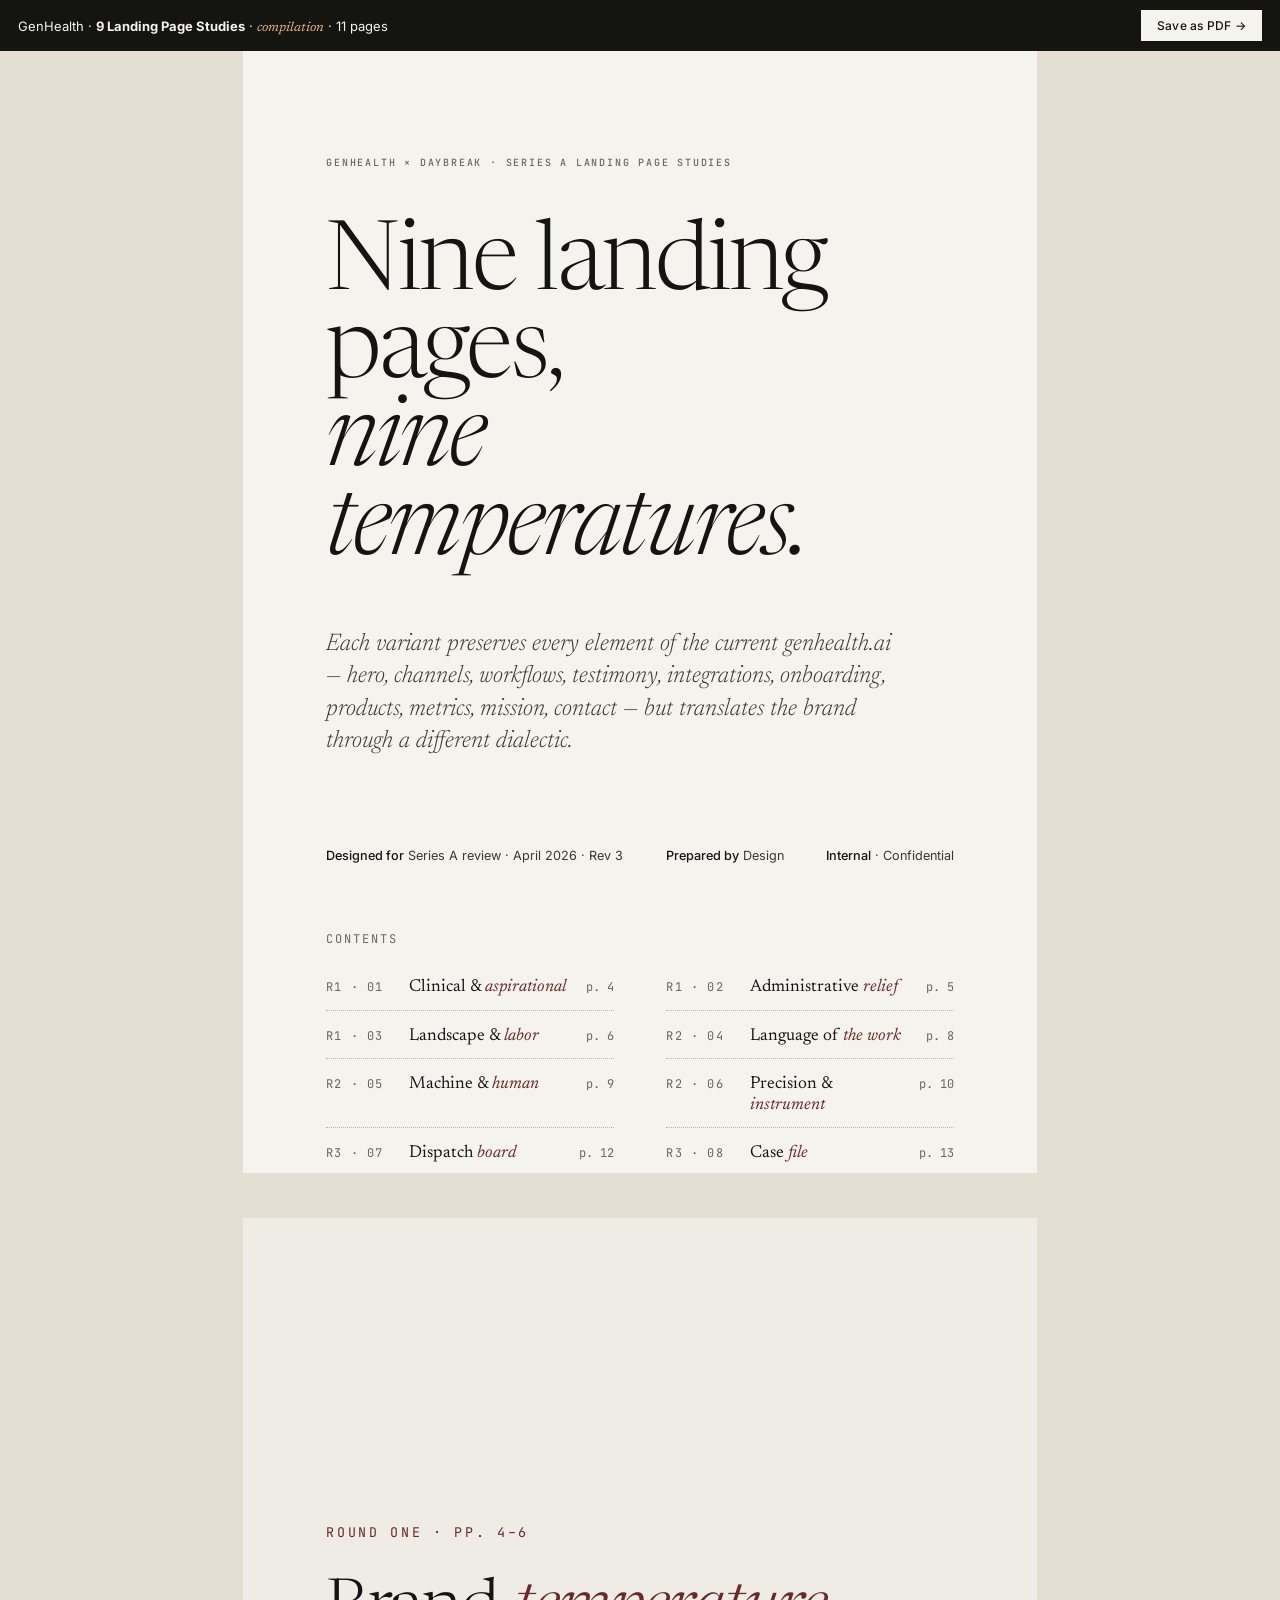
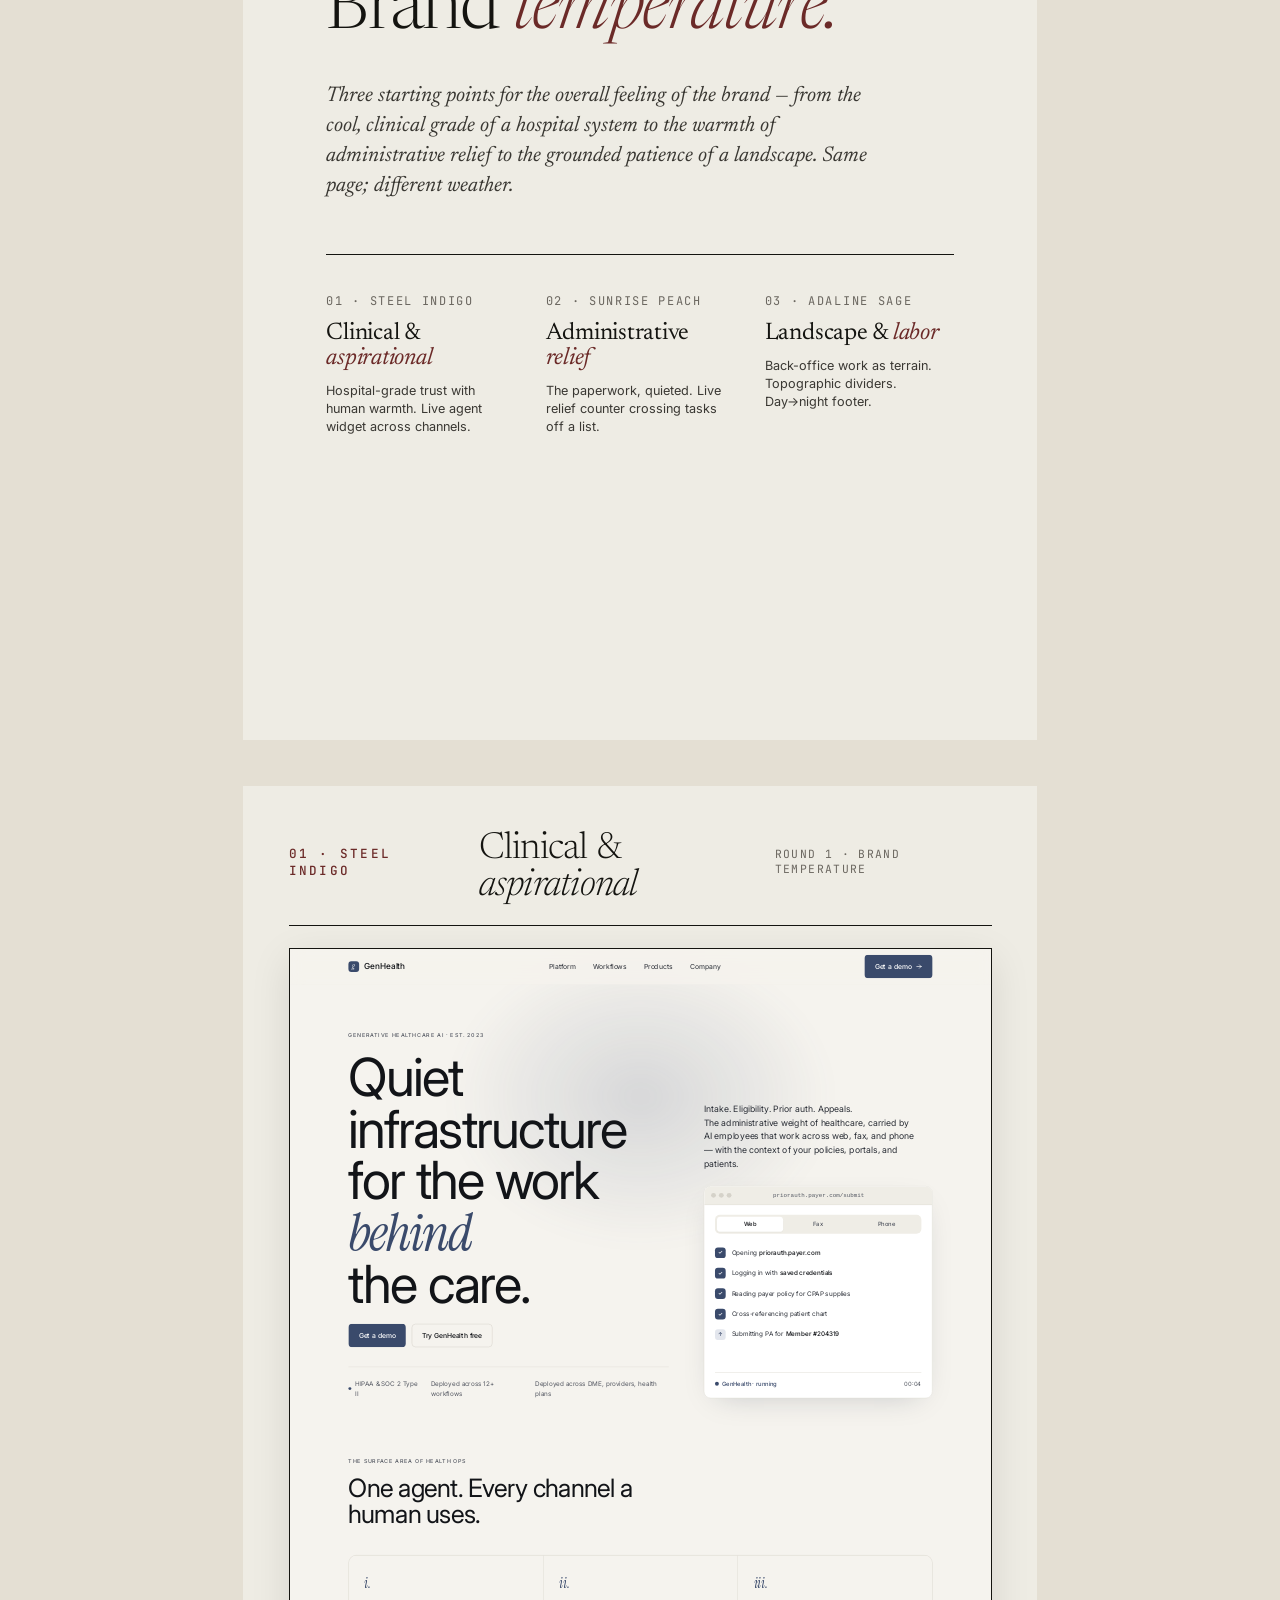
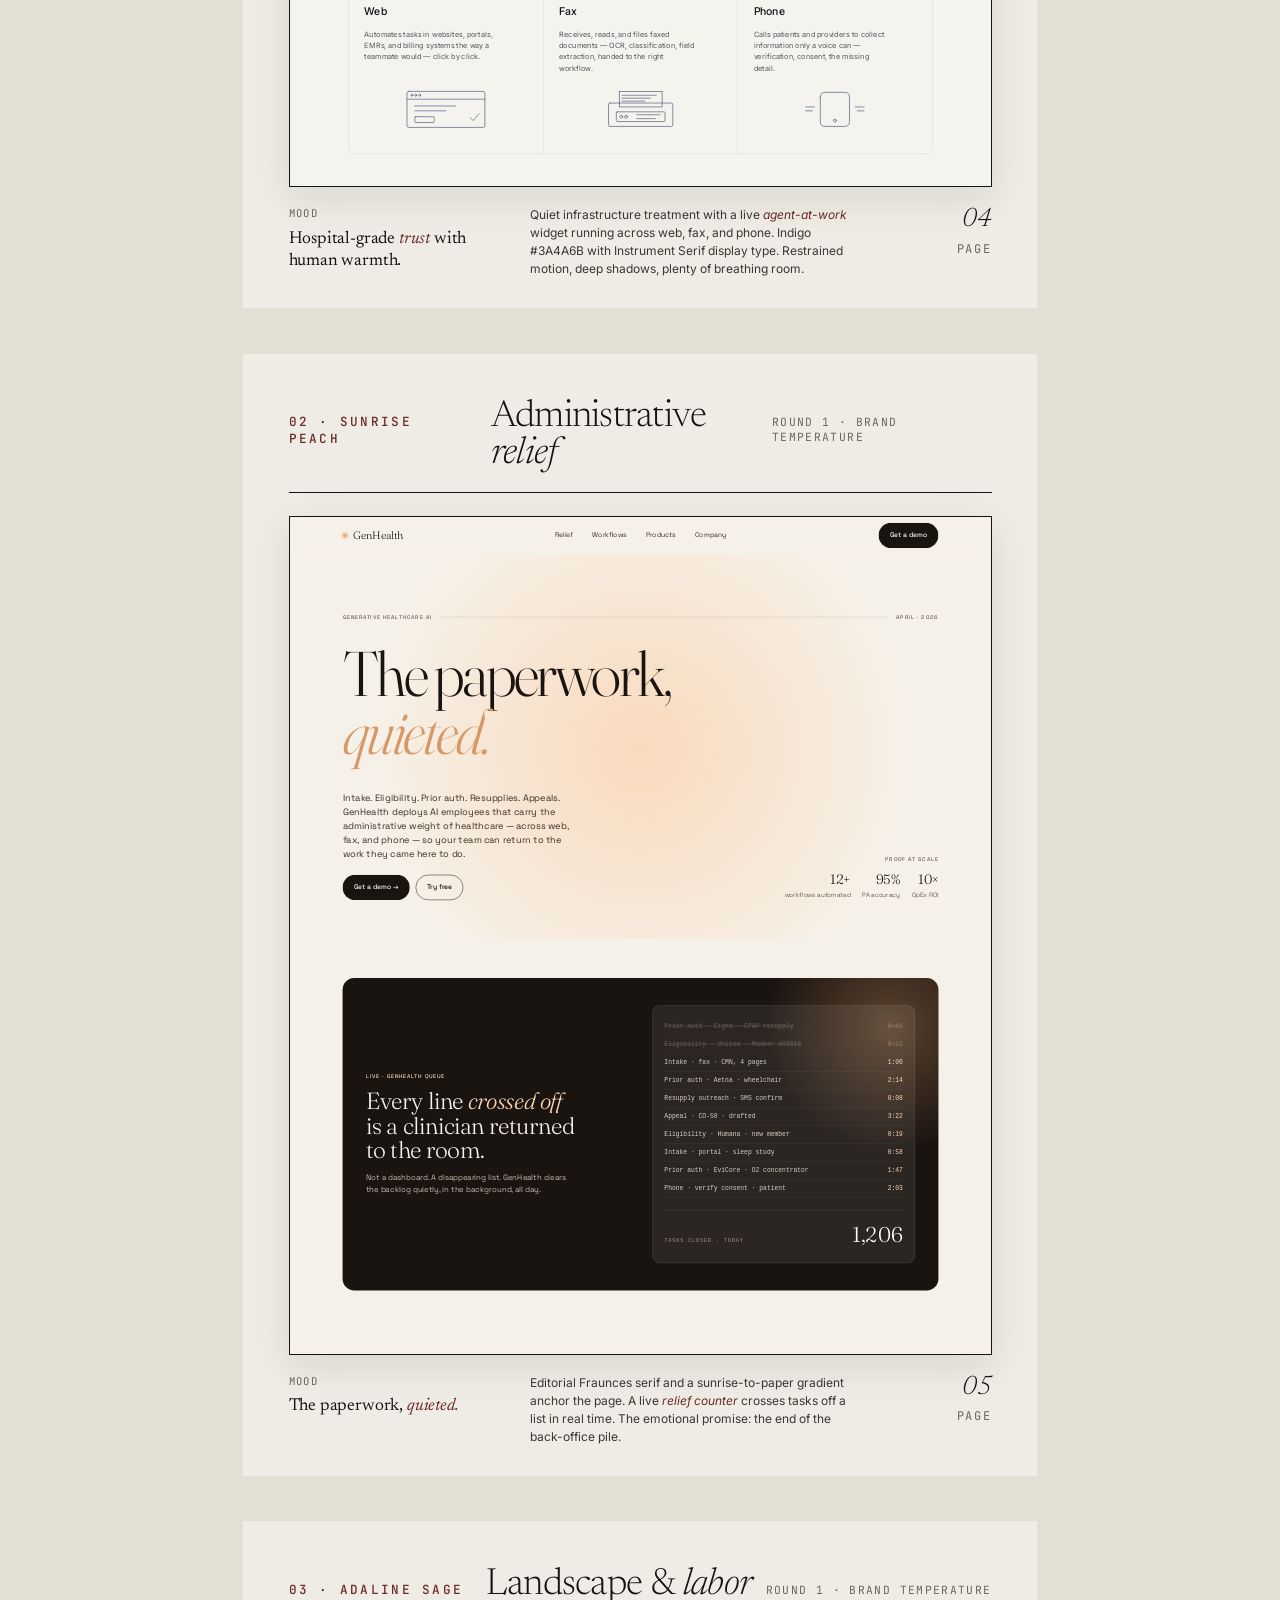
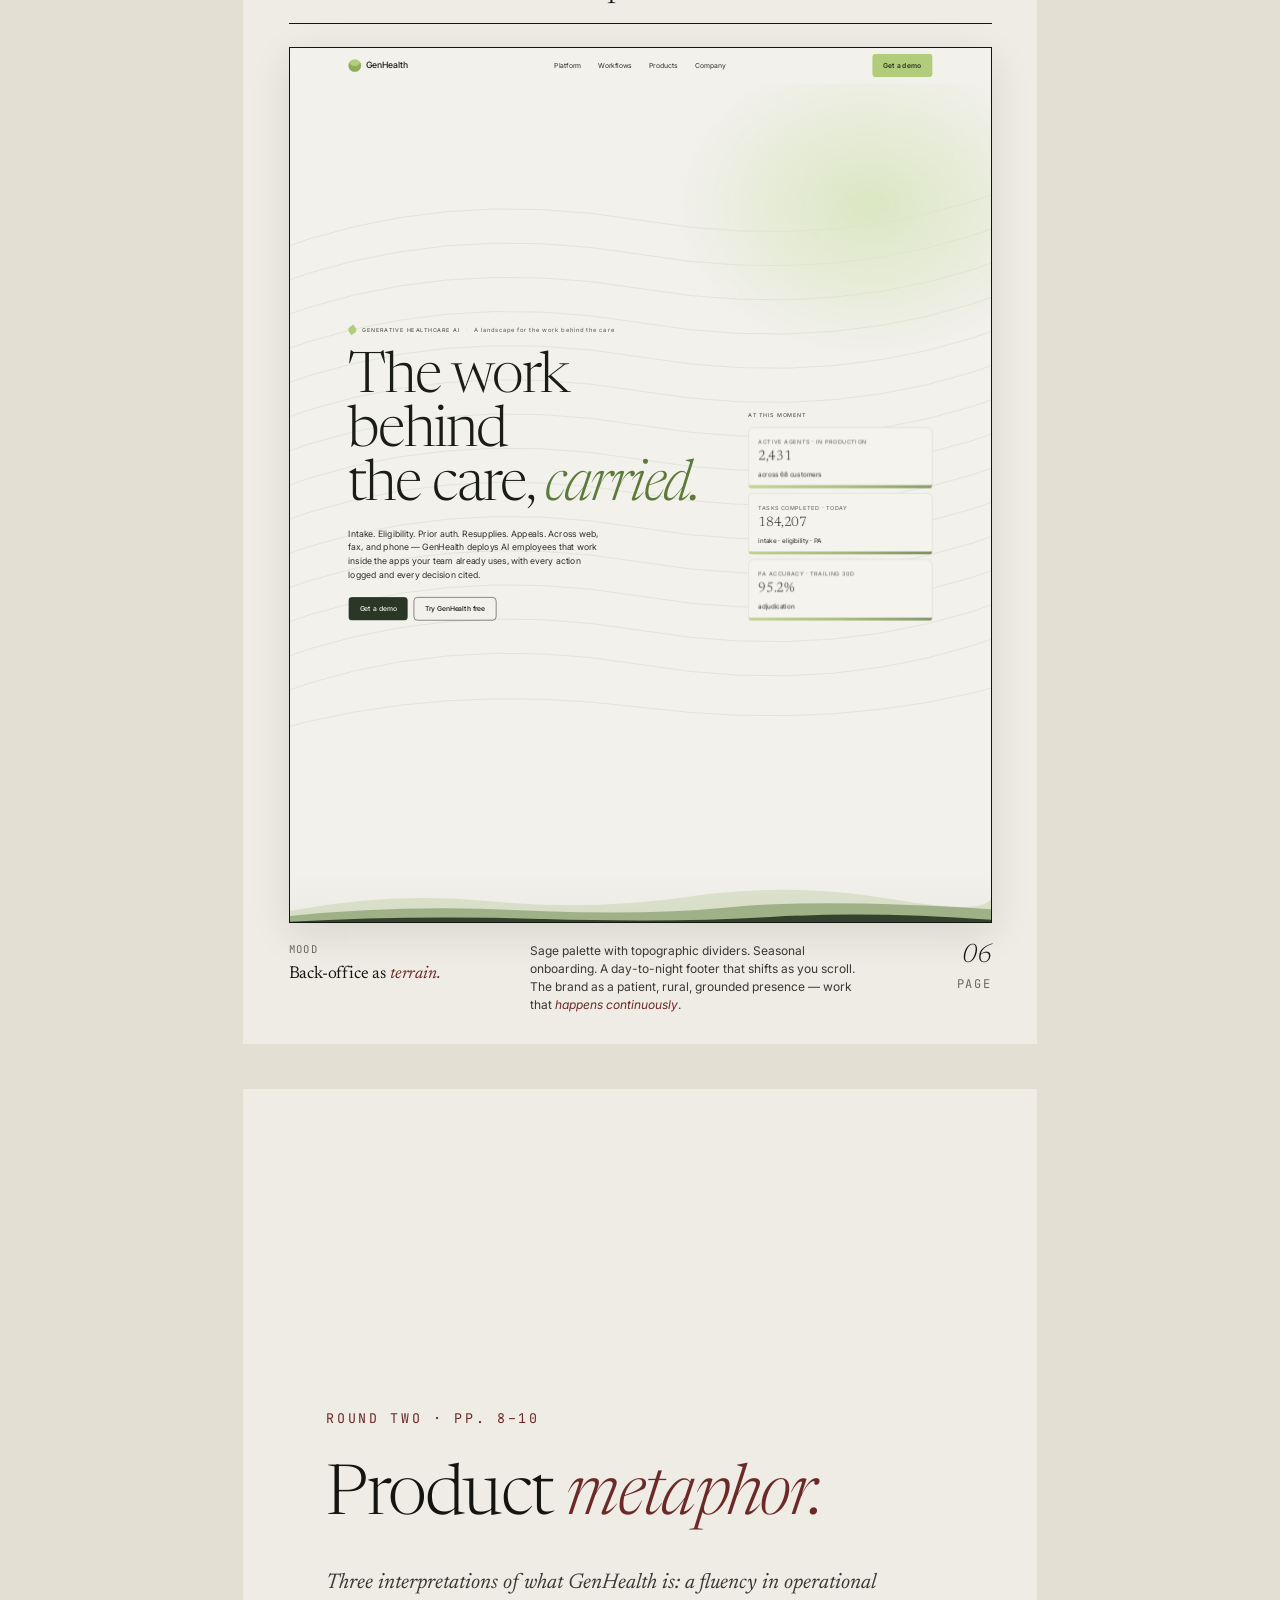
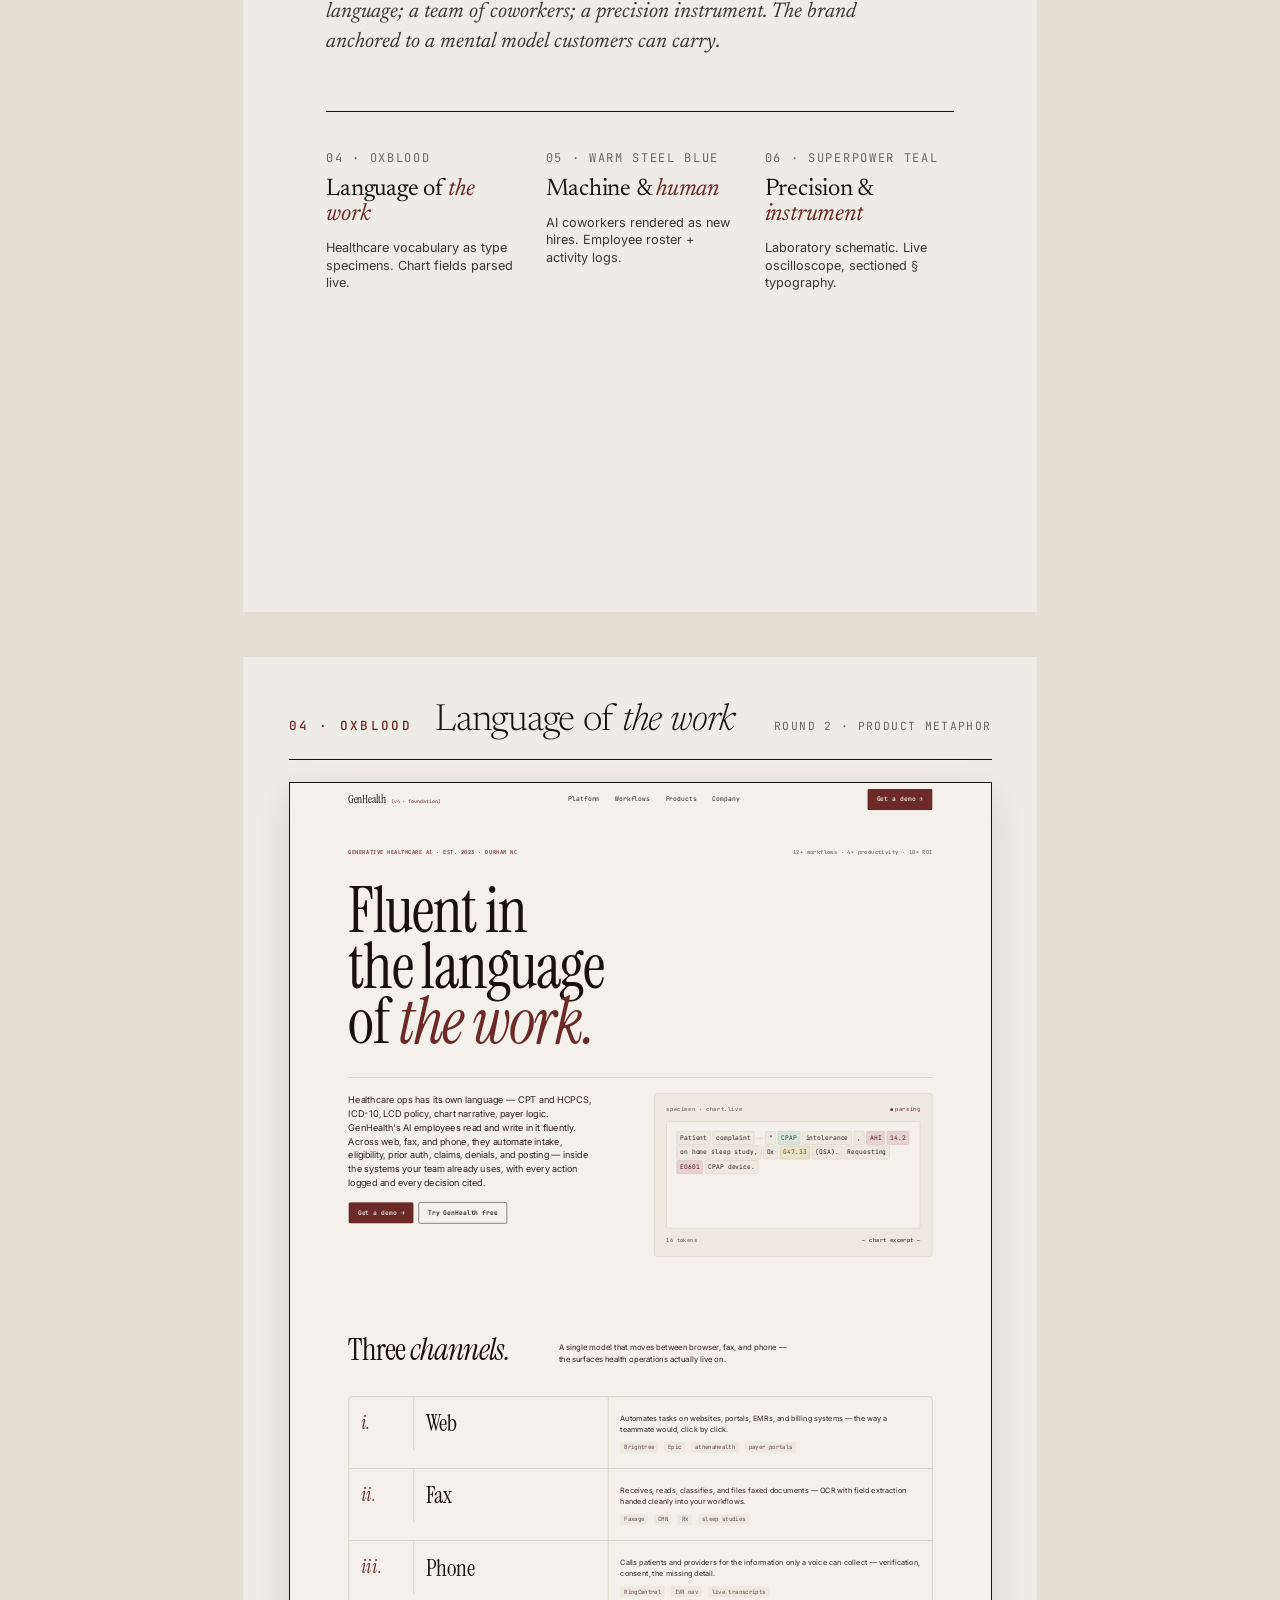
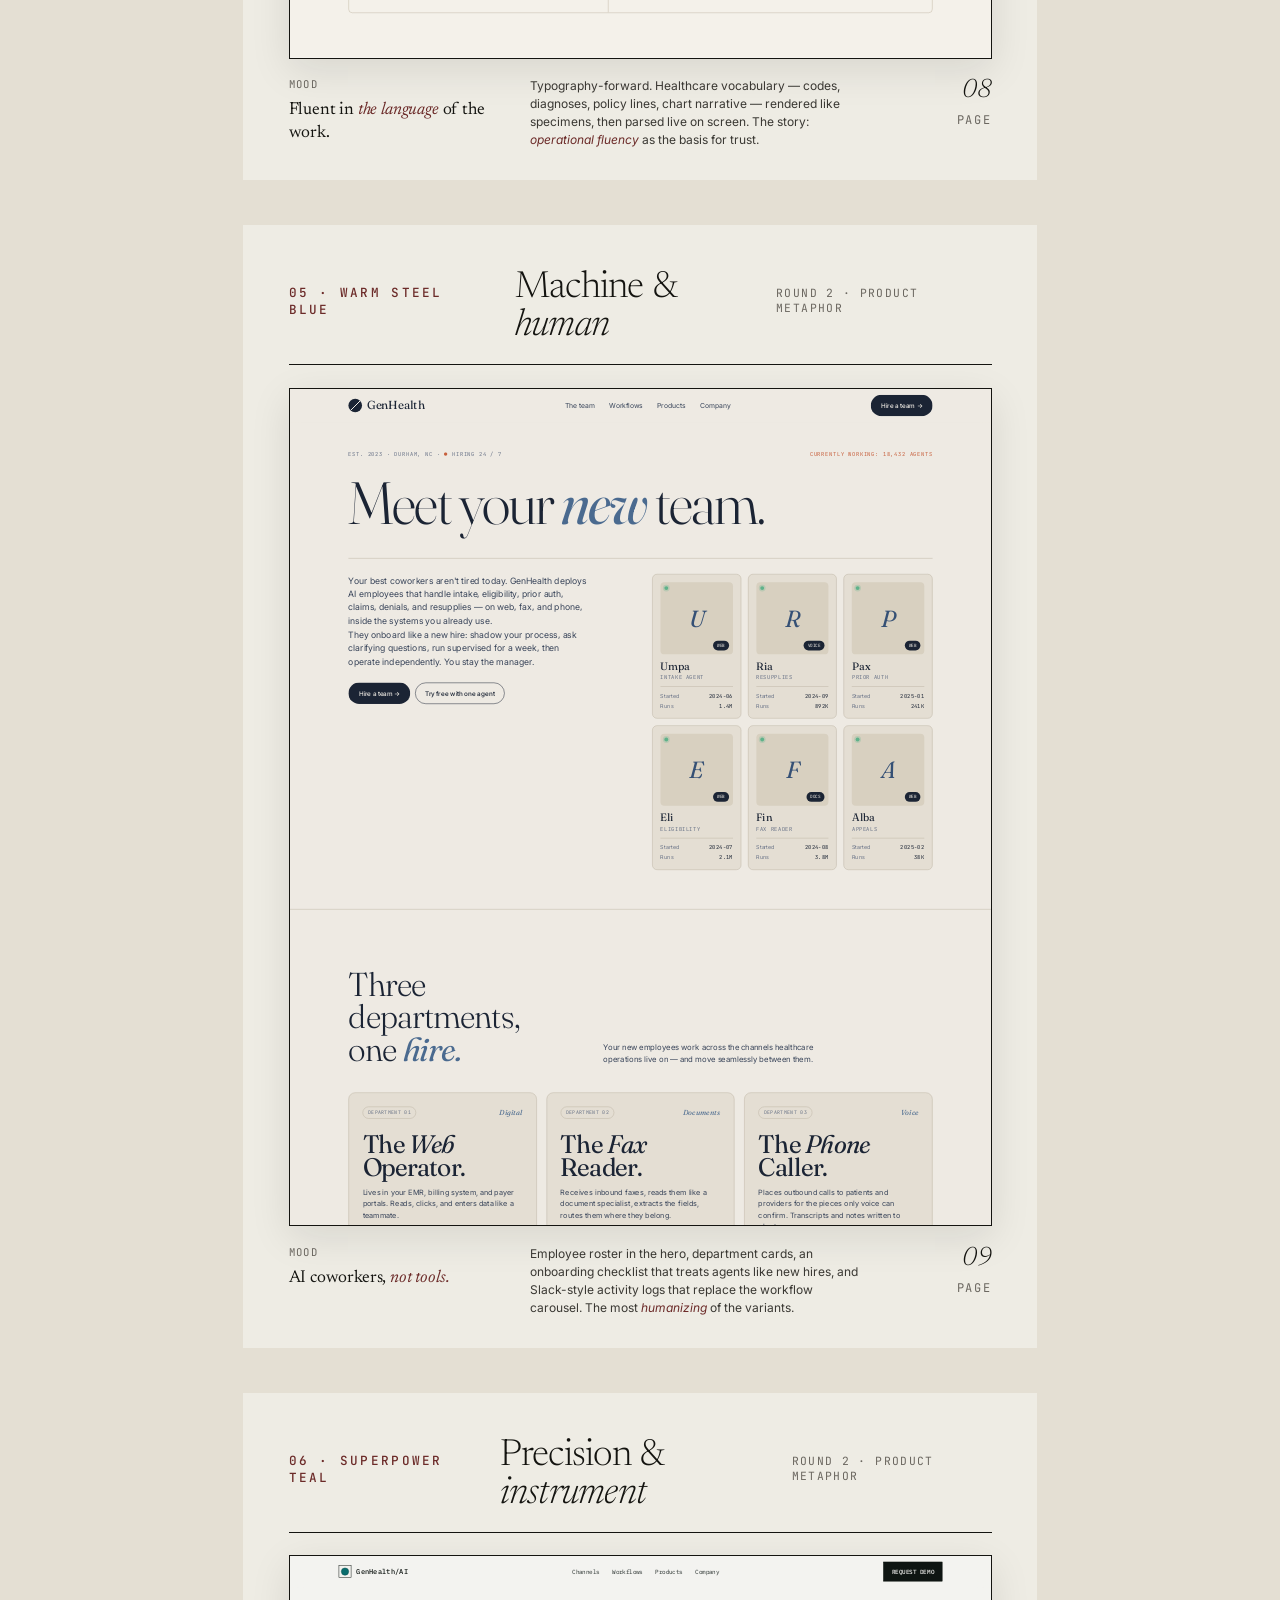
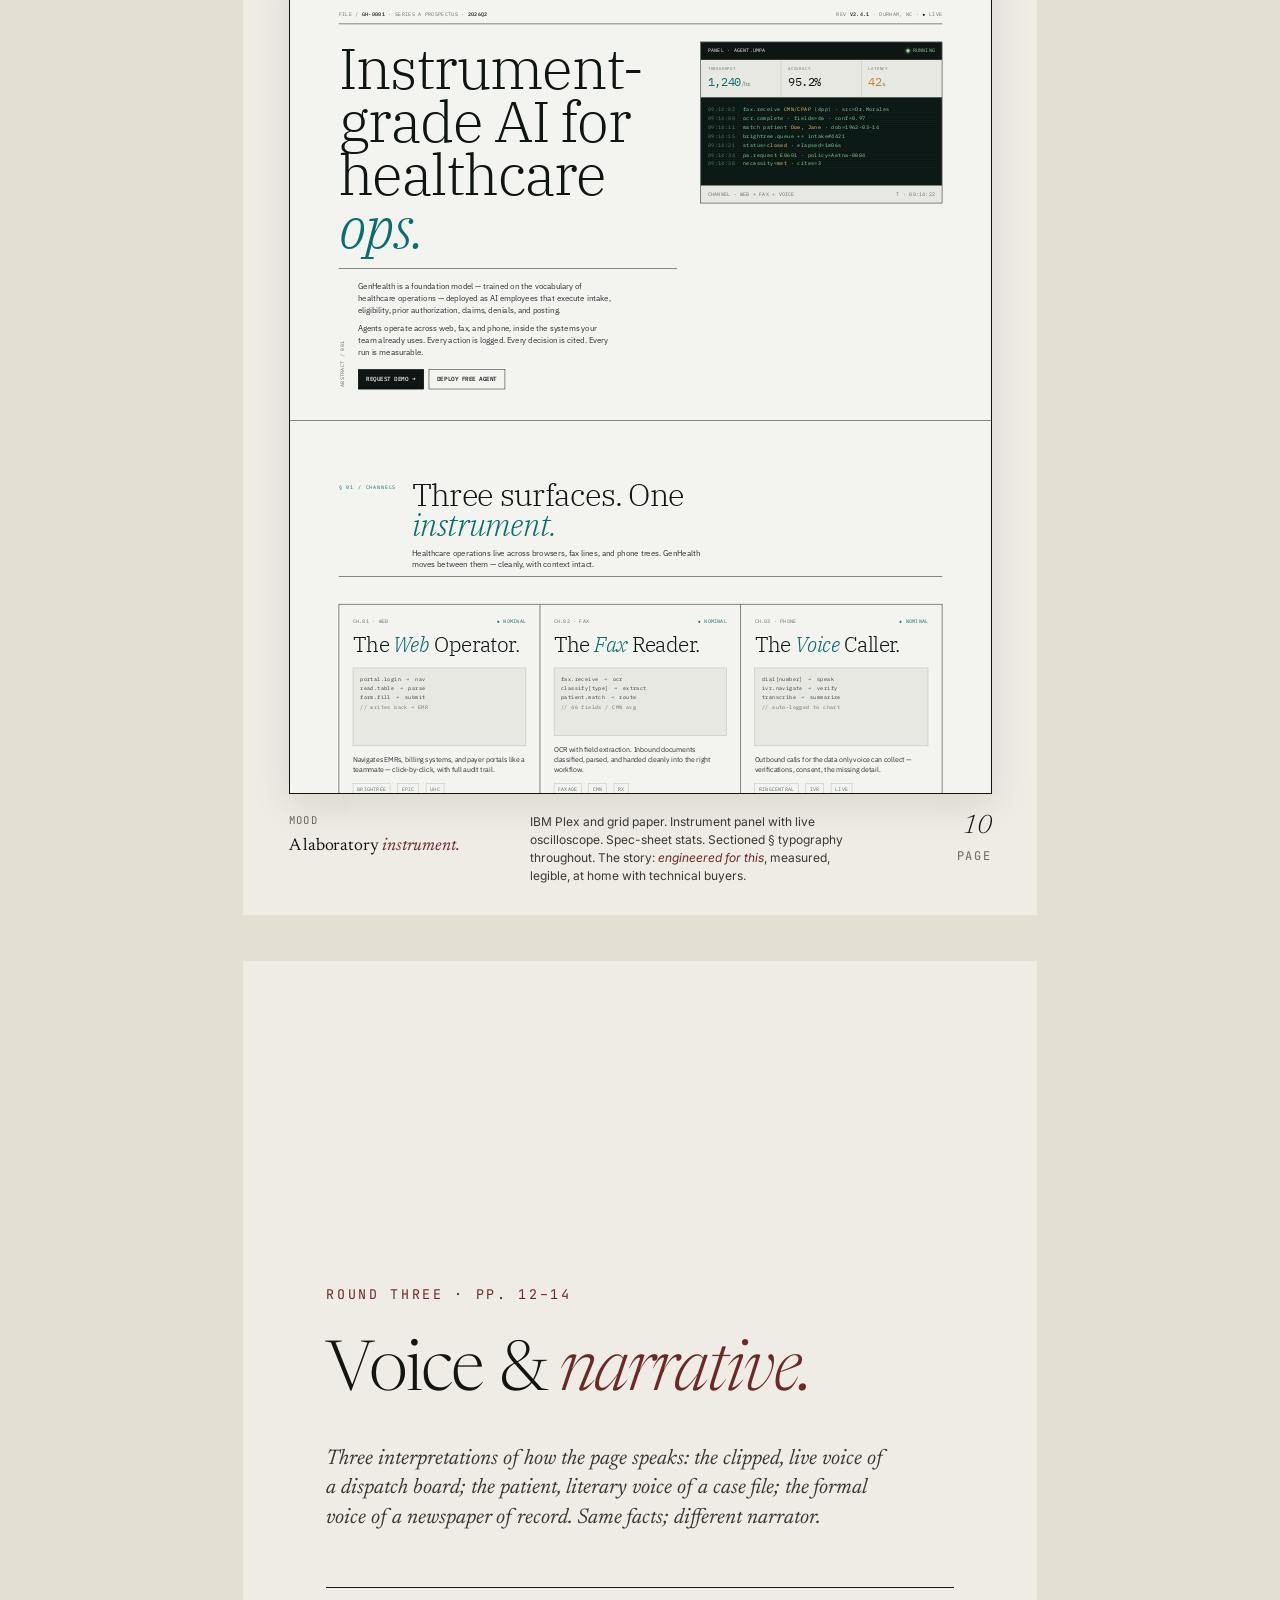
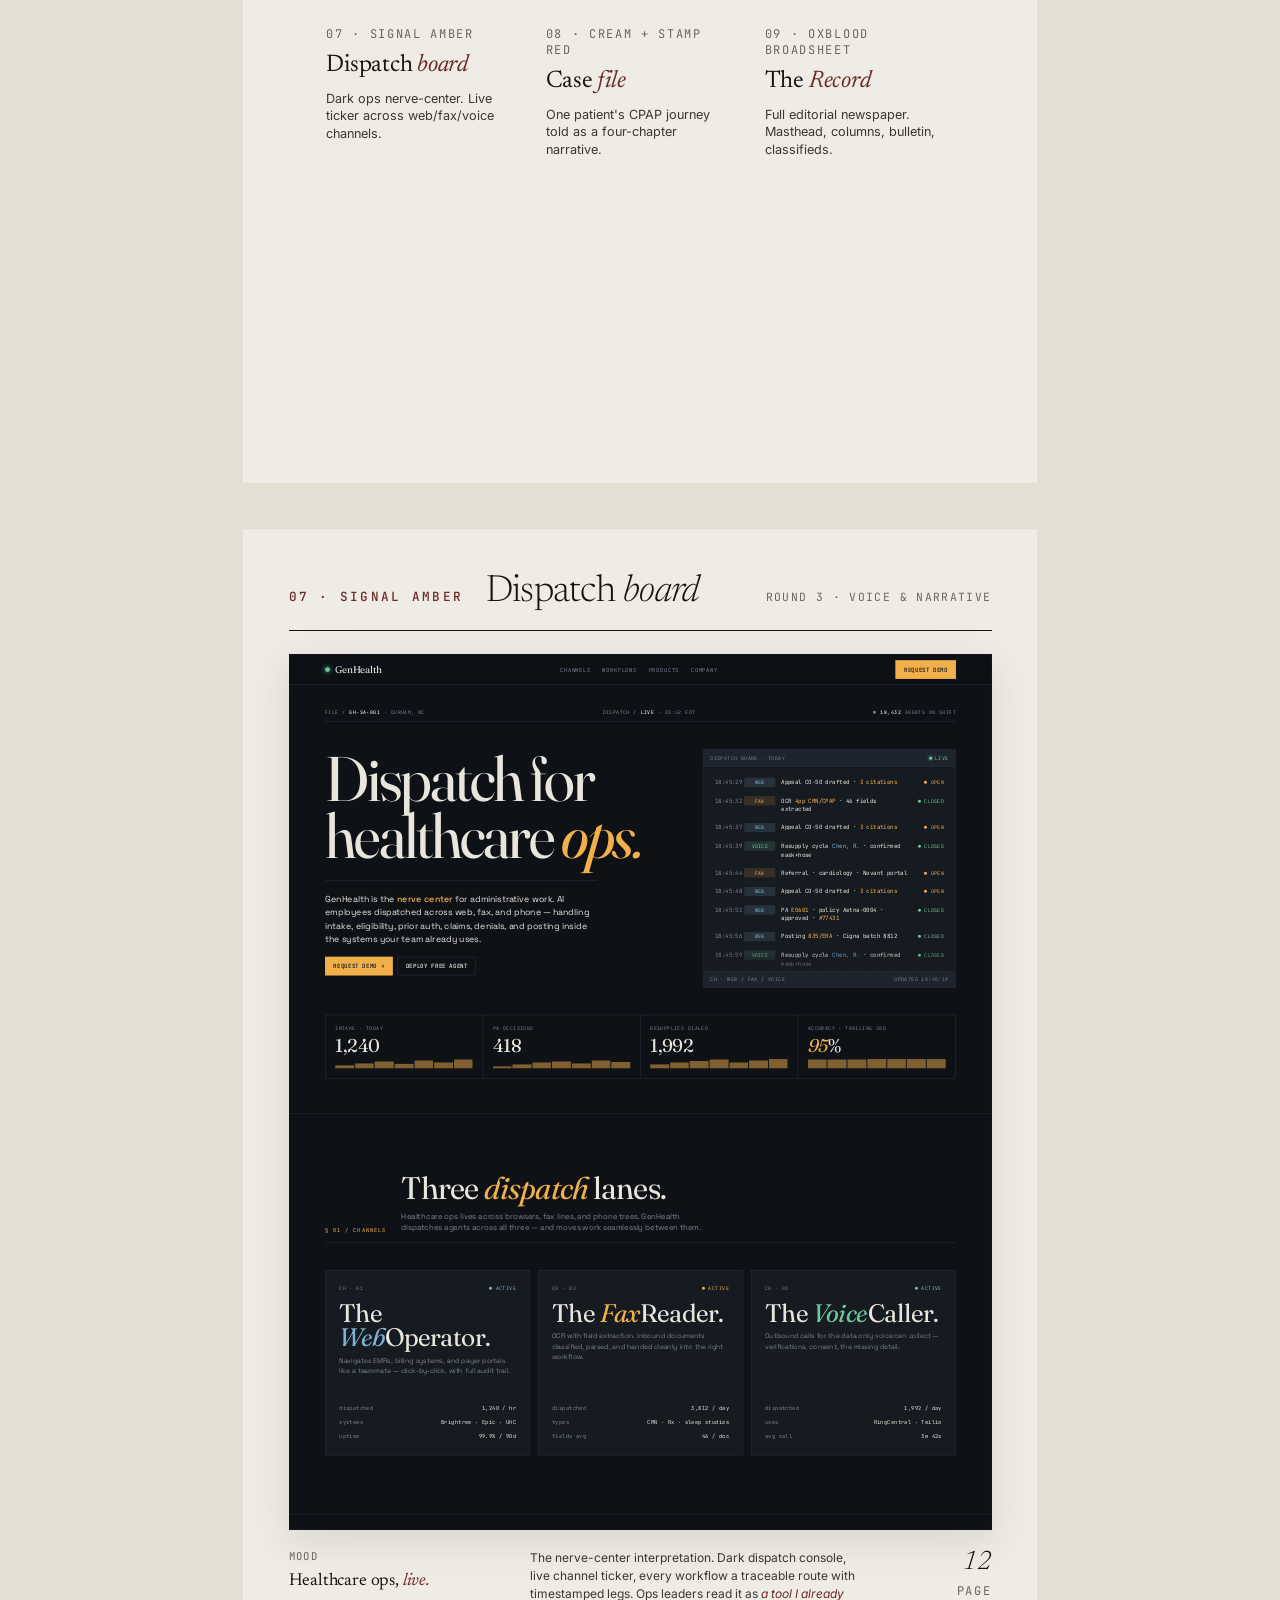
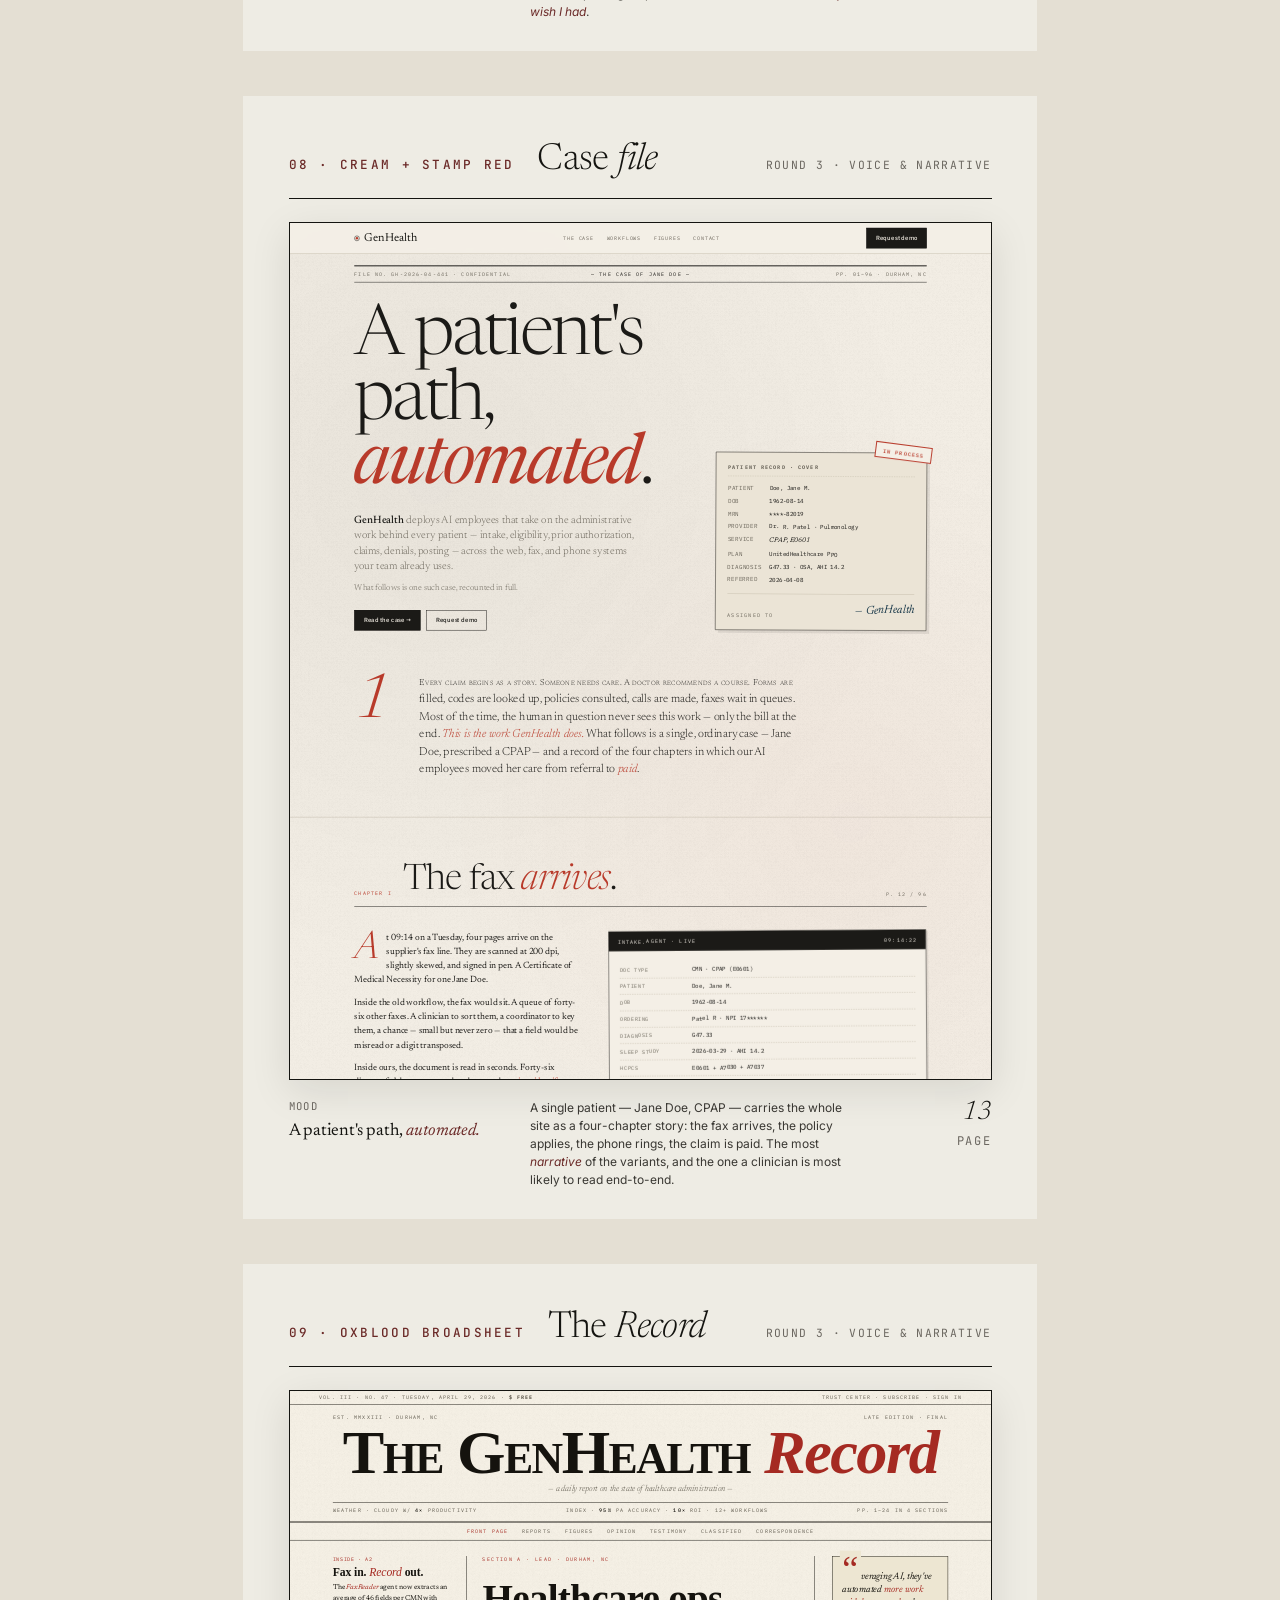
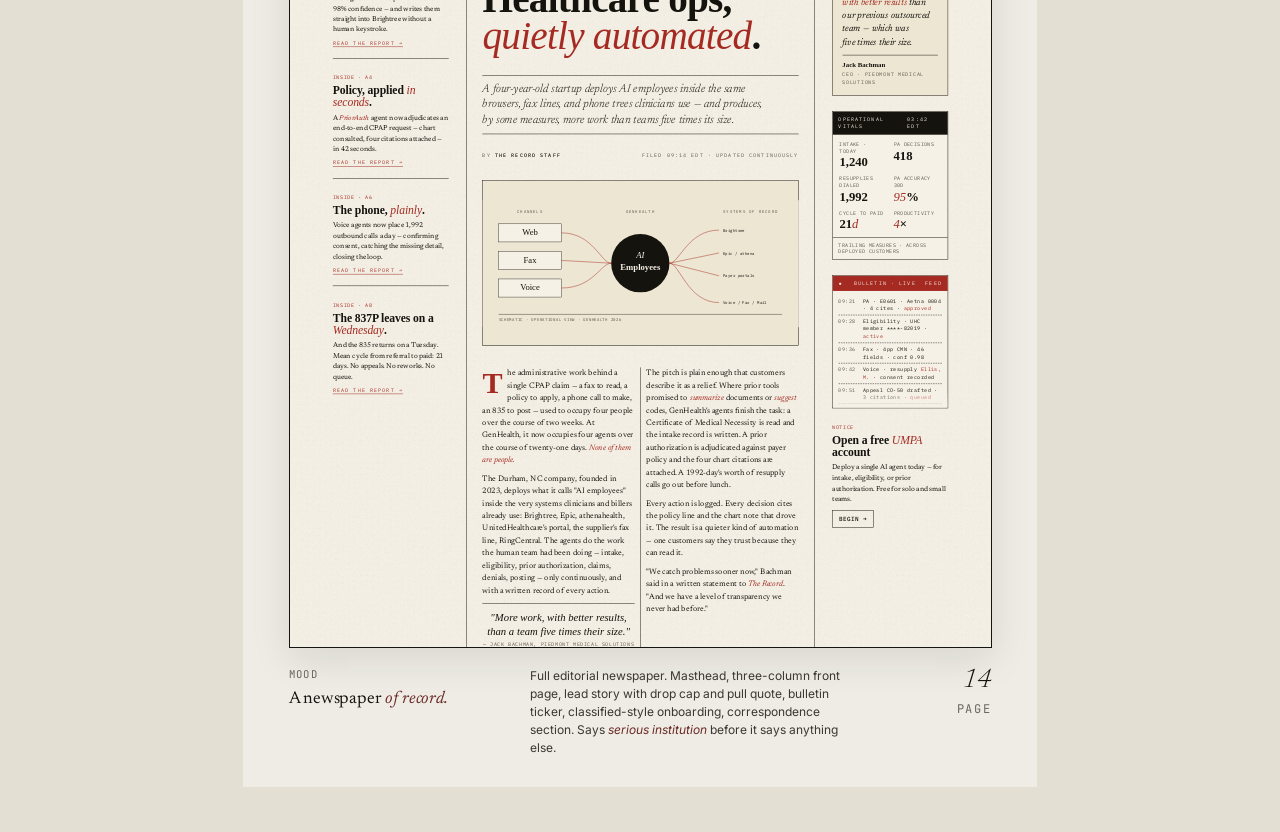
<file: variants/compilation.html>
<!doctype html>
<html lang="en">
<head>
<meta charset="utf-8"/>
<title>GenHealth — 9 Landing Page Studies · Compilation</title>
<link href="https://fonts.googleapis.com/css2?family=Newsreader:ital,opsz,wght@0,6..72,300;0,6..72,400;1,6..72,300&family=Inter:wght@300;400;500;600&family=JetBrains+Mono:wght@400&display=swap" rel="stylesheet">
<style>
  @page { size: A4 portrait; margin: 0; }
  * { box-sizing: border-box; margin: 0; padding: 0; }
  html, body { background:#E4DFD3; color:#141410; font-family:'Inter',sans-serif; -webkit-font-smoothing:antialiased; }

  .page {
    width: 210mm;
    height: 297mm;
    margin: 0 auto 12mm;
    background:#F5F3EE;
    page-break-after: always;
    position: relative;
    overflow: hidden;
    display: flex;
    flex-direction: column;
  }
  .page:last-child { page-break-after: auto; }

  /* ---- COVER ---- */
  .cover { background:#F5F3EE; padding: 28mm 22mm; }
  .cover .eyebrow { font-size:10px; letter-spacing:.18em; text-transform:uppercase; color:#6B6760; font-weight:500; font-family:'JetBrains Mono',monospace }
  .cover h1 { font-family:'Newsreader',serif; font-weight:300; font-size:72pt; line-height:.92; letter-spacing:-.025em; margin-top:14mm; max-width:160mm; }
  .cover h1 em { font-style:italic; }
  .cover .deck { margin-top:14mm; font-family:'Newsreader',serif; font-style:italic; font-weight:300; font-size:18pt; line-height:1.35; color:#3A3833; max-width:150mm; }
  .cover .rule { margin-top:18mm; height:1px; background:#141410; }
  .cover .meta { margin-top:6mm; display:flex; justify-content:space-between; font-size:9.5pt; color:#3A3833; font-family:'Inter',sans-serif; }
  .cover .meta b { color:#141410; font-weight:500 }
  .cover .contents { margin-top:18mm; }
  .cover .contents h3 { font-family:'JetBrains Mono',monospace; font-size:9pt; letter-spacing:.16em; text-transform:uppercase; color:#6B6760; margin-bottom:8mm; font-weight:400 }
  .cover .toc { display:grid; grid-template-columns:1fr 1fr; gap:4mm 14mm; }
  .cover .toc .row { display:grid; grid-template-columns:18mm 1fr auto; gap:4mm; align-items:baseline; padding-bottom:3mm; border-bottom:1px dotted #B8B2A5; font-family:'Newsreader',serif; font-size:13pt; line-height:1.2; }
  .cover .toc .row .n { font-family:'JetBrains Mono',monospace; font-size:9pt; color:#6B6760; letter-spacing:.1em; }
  .cover .toc .row .t em { font-style:italic; color:#6B2A28 }
  .cover .toc .row .p { font-family:'JetBrains Mono',monospace; font-size:9pt; color:#6B6760; }

  /* ---- DIVIDER ---- */
  .divider { background:#EEECE4; padding:30mm 22mm; display:flex; flex-direction:column; justify-content:center }
  .divider .num { font-family:'JetBrains Mono',monospace; font-size:10pt; letter-spacing:.2em; text-transform:uppercase; color:#6B2A28 }
  .divider h2 { font-family:'Newsreader',serif; font-weight:300; font-size:52pt; line-height:.95; letter-spacing:-.025em; margin-top:10mm; max-width:160mm }
  .divider h2 em { font-style:italic; color:#6B2A28 }
  .divider .note { margin-top:10mm; font-family:'Newsreader',serif; font-style:italic; font-size:16pt; color:#3A3833; max-width:150mm; line-height:1.4 }
  .divider .rule { margin-top:14mm; height:1px; background:#141410 }
  .divider .list { margin-top:10mm; display:grid; grid-template-columns:1fr 1fr 1fr; gap:8mm }
  .divider .list .v { }
  .divider .list .v .vn { font-family:'JetBrains Mono',monospace; font-size:9pt; color:#6B6760; letter-spacing:.14em; text-transform:uppercase }
  .divider .list .v .vt { font-family:'Newsreader',serif; font-size:18pt; line-height:1.05; margin-top:3mm; letter-spacing:-.01em }
  .divider .list .v .vt em { font-style:italic; color:#6B2A28 }
  .divider .list .v .vn2 { font-size:9.5pt; color:#3A3833; margin-top:3mm; font-family:'Inter',sans-serif; line-height:1.4 }

  /* ---- VARIANT PAGE ---- */
  .variant { background:#EEECE4; padding:12mm 12mm 8mm; }
  .variant .head { display:flex; justify-content:space-between; align-items:baseline; padding-bottom:5mm; border-bottom:1px solid #141410; margin-bottom:6mm; }
  .variant .head .l { display:flex; align-items:baseline; gap:6mm }
  .variant .head .num { font-family:'JetBrains Mono',monospace; font-size:9.5pt; letter-spacing:.18em; text-transform:uppercase; color:#6B2A28; font-weight:500 }
  .variant .head h2 { font-family:'Newsreader',serif; font-weight:300; font-size:28pt; letter-spacing:-.02em; line-height:1 }
  .variant .head h2 em { font-style:italic }
  .variant .head .tag { font-family:'JetBrains Mono',monospace; font-size:8.5pt; letter-spacing:.12em; text-transform:uppercase; color:#6B6760 }

  .variant .frameWrap {
    flex:1;
    border:1px solid #141410;
    background:#F5F3EE;
    position:relative;
    overflow:hidden;
    box-shadow: 0 3mm 10mm rgba(20,20,16,.1);
  }
  .variant .frameWrap iframe {
    width: 1440px;
    height: calc(1440px * 1.85);   /* tall frame so full page renders */
    border:0;
    display:block;
    transform-origin: top left;
    background:#fff;
  }

  .variant .foot { margin-top:5mm; display:grid; grid-template-columns:2fr 3fr 1fr; gap:6mm; align-items:start; }
  .variant .foot .l { }
  .variant .foot .l .k { font-family:'JetBrains Mono',monospace; font-size:8pt; letter-spacing:.14em; text-transform:uppercase; color:#6B6760; margin-bottom:2mm }
  .variant .foot .l .v { font-family:'Newsreader',serif; font-size:13pt; line-height:1.3; letter-spacing:-.01em }
  .variant .foot .l .v em { font-style:italic; color:#6B2A28 }
  .variant .foot .desc { font-size:9pt; line-height:1.5; color:#3A3833; }
  .variant .foot .desc em { font-style:italic; color:#6B2A28 }
  .variant .foot .pg { font-family:'JetBrains Mono',monospace; font-size:9pt; color:#6B6760; letter-spacing:.14em; text-transform:uppercase; text-align:right }
  .variant .foot .pg b { display:block; color:#141410; font-family:'Newsreader',serif; font-style:italic; font-size:20pt; letter-spacing:0; text-transform:none; margin-bottom:2mm; font-weight:300 }

  /* controls */
  .bar {
    position:fixed; top:0; left:0; right:0;
    background:#141410; color:#F5F3EE;
    padding:10px 18px;
    font-family:'Inter',sans-serif; font-size:13px;
    display:flex; justify-content:space-between; align-items:center;
    z-index:1000;
  }
  .bar b { color:#F5F3EE }
  .bar em { font-family:'Newsreader',serif; font-style:italic; color:#E8B48A }
  .bar button {
    background:#F5F3EE; color:#141410; border:0;
    padding:8px 16px; font-family:'Inter',sans-serif; font-size:12px; font-weight:500;
    cursor:pointer; letter-spacing:.02em;
  }
  .bar button:hover{ background:#E8B48A }
  .pad { height:50px }
  @media print {
    .bar, .pad { display:none !important }
    body { background:#fff }
    .page { margin:0; box-shadow:none }
    .variant .frameWrap { box-shadow:none }
  }
</style>
</head>
<body>

<div class="bar">
  <span>GenHealth · <b>9 Landing Page Studies</b> · <em>compilation</em> · 11 pages</span>
  <button onclick="window.print()">Save as PDF →</button>
</div>
<div class="pad"></div>

<!-- ============ COVER ============ -->
<div class="page cover">
  <div class="eyebrow">GenHealth × Daybreak · Series A landing page studies</div>
  <h1>Nine landing pages,<br/><em>nine temperatures.</em></h1>
  <div class="deck">Each variant preserves every element of the current genhealth.ai — hero, channels, workflows, testimony, integrations, onboarding, products, metrics, mission, contact — but translates the brand through a different dialectic.</div>
  <div class="rule"></div>
  <div class="meta">
    <span><b>Designed for</b> Series A review · April 2026 · Rev 3</span>
    <span><b>Prepared by</b> Design</span>
    <span><b>Internal</b> · Confidential</span>
  </div>

  <div class="contents">
    <h3>Contents</h3>
    <div class="toc">
      <div class="row"><span class="n">R1 · 01</span><span class="t">Clinical &amp; <em>aspirational</em></span><span class="p">p. 4</span></div>
      <div class="row"><span class="n">R1 · 02</span><span class="t">Administrative <em>relief</em></span><span class="p">p. 5</span></div>
      <div class="row"><span class="n">R1 · 03</span><span class="t">Landscape &amp; <em>labor</em></span><span class="p">p. 6</span></div>
      <div class="row"><span class="n">R2 · 04</span><span class="t">Language of <em>the work</em></span><span class="p">p. 8</span></div>
      <div class="row"><span class="n">R2 · 05</span><span class="t">Machine &amp; <em>human</em></span><span class="p">p. 9</span></div>
      <div class="row"><span class="n">R2 · 06</span><span class="t">Precision &amp; <em>instrument</em></span><span class="p">p. 10</span></div>
      <div class="row"><span class="n">R3 · 07</span><span class="t">Dispatch <em>board</em></span><span class="p">p. 12</span></div>
      <div class="row"><span class="n">R3 · 08</span><span class="t">Case <em>file</em></span><span class="p">p. 13</span></div>
      <div class="row"><span class="n">R3 · 09</span><span class="t">The <em>Record</em></span><span class="p">p. 14</span></div>
    </div>
  </div>
</div>

<!-- ============ ROUND 1 DIVIDER ============ -->
<div class="page divider">
  <div class="num">Round One · pp. 4–6</div>
  <h2>Brand <em>temperature.</em></h2>
  <div class="note">Three starting points for the overall feeling of the brand — from the cool, clinical grade of a hospital system to the warmth of administrative relief to the grounded patience of a landscape. Same page; different weather.</div>
  <div class="rule"></div>
  <div class="list">
    <div class="v"><div class="vn">01 · Steel indigo</div><div class="vt">Clinical &amp; <em>aspirational</em></div><div class="vn2">Hospital-grade trust with human warmth. Live agent widget across channels.</div></div>
    <div class="v"><div class="vn">02 · Sunrise peach</div><div class="vt">Administrative <em>relief</em></div><div class="vn2">The paperwork, quieted. Live relief counter crossing tasks off a list.</div></div>
    <div class="v"><div class="vn">03 · Adaline sage</div><div class="vt">Landscape &amp; <em>labor</em></div><div class="vn2">Back-office work as terrain. Topographic dividers. Day→night footer.</div></div>
  </div>
</div>

<!-- ============ VARIANT 01 ============ -->
<div class="page variant">
  <div class="head">
    <div class="l"><span class="num">01 · Steel indigo</span><h2>Clinical &amp; <em>aspirational</em></h2></div>
    <span class="tag">Round 1 · brand temperature</span>
  </div>
  <div class="frameWrap"><iframe src="01-clinical.html" loading="eager"></iframe></div>
  <div class="foot">
    <div class="l"><div class="k">Mood</div><div class="v">Hospital-grade <em>trust</em> with human warmth.</div></div>
    <div class="desc">Quiet infrastructure treatment with a live <em>agent-at-work</em> widget running across web, fax, and phone. Indigo #3A4A6B with Instrument Serif display type. Restrained motion, deep shadows, plenty of breathing room.</div>
    <div class="pg"><b>04</b>page</div>
  </div>
</div>

<!-- ============ VARIANT 02 ============ -->
<div class="page variant">
  <div class="head">
    <div class="l"><span class="num">02 · Sunrise peach</span><h2>Administrative <em>relief</em></h2></div>
    <span class="tag">Round 1 · brand temperature</span>
  </div>
  <div class="frameWrap"><iframe src="02-relief.html" loading="eager"></iframe></div>
  <div class="foot">
    <div class="l"><div class="k">Mood</div><div class="v">The paperwork, <em>quieted.</em></div></div>
    <div class="desc">Editorial Fraunces serif and a sunrise-to-paper gradient anchor the page. A live <em>relief counter</em> crosses tasks off a list in real time. The emotional promise: the end of the back-office pile.</div>
    <div class="pg"><b>05</b>page</div>
  </div>
</div>

<!-- ============ VARIANT 03 ============ -->
<div class="page variant">
  <div class="head">
    <div class="l"><span class="num">03 · Adaline sage</span><h2>Landscape &amp; <em>labor</em></h2></div>
    <span class="tag">Round 1 · brand temperature</span>
  </div>
  <div class="frameWrap"><iframe src="03-landscape.html" loading="eager"></iframe></div>
  <div class="foot">
    <div class="l"><div class="k">Mood</div><div class="v">Back-office as <em>terrain.</em></div></div>
    <div class="desc">Sage palette with topographic dividers. Seasonal onboarding. A day-to-night footer that shifts as you scroll. The brand as a patient, rural, grounded presence — work that <em>happens continuously</em>.</div>
    <div class="pg"><b>06</b>page</div>
  </div>
</div>

<!-- ============ ROUND 2 DIVIDER ============ -->
<div class="page divider">
  <div class="num">Round Two · pp. 8–10</div>
  <h2>Product <em>metaphor.</em></h2>
  <div class="note">Three interpretations of what GenHealth <em>is</em>: a fluency in operational language; a team of coworkers; a precision instrument. The brand anchored to a mental model customers can carry.</div>
  <div class="rule"></div>
  <div class="list">
    <div class="v"><div class="vn">04 · Oxblood</div><div class="vt">Language of <em>the work</em></div><div class="vn2">Healthcare vocabulary as type specimens. Chart fields parsed live.</div></div>
    <div class="v"><div class="vn">05 · Warm steel blue</div><div class="vt">Machine &amp; <em>human</em></div><div class="vn2">AI coworkers rendered as new hires. Employee roster + activity logs.</div></div>
    <div class="v"><div class="vn">06 · Superpower teal</div><div class="vt">Precision &amp; <em>instrument</em></div><div class="vn2">Laboratory schematic. Live oscilloscope, sectioned § typography.</div></div>
  </div>
</div>

<!-- ============ VARIANT 04 ============ -->
<div class="page variant">
  <div class="head">
    <div class="l"><span class="num">04 · Oxblood</span><h2>Language of <em>the work</em></h2></div>
    <span class="tag">Round 2 · product metaphor</span>
  </div>
  <div class="frameWrap"><iframe src="04-language.html" loading="eager"></iframe></div>
  <div class="foot">
    <div class="l"><div class="k">Mood</div><div class="v">Fluent in <em>the language</em> of the work.</div></div>
    <div class="desc">Typography-forward. Healthcare vocabulary — codes, diagnoses, policy lines, chart narrative — rendered like specimens, then parsed live on screen. The story: <em>operational fluency</em> as the basis for trust.</div>
    <div class="pg"><b>08</b>page</div>
  </div>
</div>

<!-- ============ VARIANT 05 ============ -->
<div class="page variant">
  <div class="head">
    <div class="l"><span class="num">05 · Warm steel blue</span><h2>Machine &amp; <em>human</em></h2></div>
    <span class="tag">Round 2 · product metaphor</span>
  </div>
  <div class="frameWrap"><iframe src="05-team.html" loading="eager"></iframe></div>
  <div class="foot">
    <div class="l"><div class="k">Mood</div><div class="v">AI coworkers, <em>not tools.</em></div></div>
    <div class="desc">Employee roster in the hero, department cards, an onboarding checklist that treats agents like new hires, and Slack-style activity logs that replace the workflow carousel. The most <em>humanizing</em> of the variants.</div>
    <div class="pg"><b>09</b>page</div>
  </div>
</div>

<!-- ============ VARIANT 06 ============ -->
<div class="page variant">
  <div class="head">
    <div class="l"><span class="num">06 · Superpower teal</span><h2>Precision &amp; <em>instrument</em></h2></div>
    <span class="tag">Round 2 · product metaphor</span>
  </div>
  <div class="frameWrap"><iframe src="06-instrument.html" loading="eager"></iframe></div>
  <div class="foot">
    <div class="l"><div class="k">Mood</div><div class="v">A laboratory <em>instrument.</em></div></div>
    <div class="desc">IBM Plex and grid paper. Instrument panel with live oscilloscope. Spec-sheet stats. Sectioned § typography throughout. The story: <em>engineered for this</em>, measured, legible, at home with technical buyers.</div>
    <div class="pg"><b>10</b>page</div>
  </div>
</div>

<!-- ============ ROUND 3 DIVIDER ============ -->
<div class="page divider">
  <div class="num">Round Three · pp. 12–14</div>
  <h2>Voice &amp; <em>narrative.</em></h2>
  <div class="note">Three interpretations of <em>how the page speaks</em>: the clipped, live voice of a dispatch board; the patient, literary voice of a case file; the formal voice of a newspaper of record. Same facts; different narrator.</div>
  <div class="rule"></div>
  <div class="list">
    <div class="v"><div class="vn">07 · Signal amber</div><div class="vt">Dispatch <em>board</em></div><div class="vn2">Dark ops nerve-center. Live ticker across web/fax/voice channels.</div></div>
    <div class="v"><div class="vn">08 · Cream + stamp red</div><div class="vt">Case <em>file</em></div><div class="vn2">One patient's CPAP journey told as a four-chapter narrative.</div></div>
    <div class="v"><div class="vn">09 · Oxblood broadsheet</div><div class="vt">The <em>Record</em></div><div class="vn2">Full editorial newspaper. Masthead, columns, bulletin, classifieds.</div></div>
  </div>
</div>

<!-- ============ VARIANT 07 ============ -->
<div class="page variant">
  <div class="head">
    <div class="l"><span class="num">07 · Signal amber</span><h2>Dispatch <em>board</em></h2></div>
    <span class="tag">Round 3 · voice &amp; narrative</span>
  </div>
  <div class="frameWrap"><iframe src="07-dispatch.html" loading="eager"></iframe></div>
  <div class="foot">
    <div class="l"><div class="k">Mood</div><div class="v">Healthcare ops, <em>live.</em></div></div>
    <div class="desc">The nerve-center interpretation. Dark dispatch console, live channel ticker, every workflow a traceable route with timestamped legs. Ops leaders read it as <em>a tool I already wish I had</em>.</div>
    <div class="pg"><b>12</b>page</div>
  </div>
</div>

<!-- ============ VARIANT 08 ============ -->
<div class="page variant">
  <div class="head">
    <div class="l"><span class="num">08 · Cream + stamp red</span><h2>Case <em>file</em></h2></div>
    <span class="tag">Round 3 · voice &amp; narrative</span>
  </div>
  <div class="frameWrap"><iframe src="08-casefile.html" loading="eager"></iframe></div>
  <div class="foot">
    <div class="l"><div class="k">Mood</div><div class="v">A patient's path, <em>automated.</em></div></div>
    <div class="desc">A single patient — Jane Doe, CPAP — carries the whole site as a four-chapter story: the fax arrives, the policy applies, the phone rings, the claim is paid. The most <em>narrative</em> of the variants, and the one a clinician is most likely to read end-to-end.</div>
    <div class="pg"><b>13</b>page</div>
  </div>
</div>

<!-- ============ VARIANT 09 ============ -->
<div class="page variant">
  <div class="head">
    <div class="l"><span class="num">09 · Oxblood broadsheet</span><h2>The <em>Record</em></h2></div>
    <span class="tag">Round 3 · voice &amp; narrative</span>
  </div>
  <div class="frameWrap"><iframe src="09-broadsheet.html" loading="eager"></iframe></div>
  <div class="foot">
    <div class="l"><div class="k">Mood</div><div class="v">A newspaper <em>of record.</em></div></div>
    <div class="desc">Full editorial newspaper. Masthead, three-column front page, lead story with drop cap and pull quote, bulletin ticker, classified-style onboarding, correspondence section. Says <em>serious institution</em> before it says anything else.</div>
    <div class="pg"><b>14</b>page</div>
  </div>
</div>

<script>
// Scale each iframe to fit its wrapper width.
// The iframe renders at 1440px wide; we scale down to the wrapper's px width.
function fit() {
  document.querySelectorAll('.frameWrap').forEach(w => {
    const iframe = w.querySelector('iframe');
    const wPx = w.clientWidth;
    const hPx = w.clientHeight;
    const srcW = 1440;
    const scale = wPx / srcW;
    iframe.style.transform = `scale(${scale})`;
    // Set iframe rendered height so its scaled height >= wrapper height
    const neededSrcH = hPx / scale;
    iframe.style.height = neededSrcH + 'px';
    iframe.style.width = srcW + 'px';
  });
}
window.addEventListener('load', () => { fit(); setTimeout(fit, 400); setTimeout(fit, 1200); });
window.addEventListener('resize', fit);
window.addEventListener('beforeprint', fit);
</script>
</body>
</html>
</file>
<file: visuals/assets/tokens.css>
/* GenHealth Series A — shared tokens */
:root {
  --bg: #0f1419;
  --bg-elev: #141a21;
  --panel: #171e26;
  --rule: #242b35;
  --rule-soft: #1c232c;

  --text: #eef1f6;
  --text-dim: #8a939f;
  --text-faint: #505a66;

  --green: #00c37a;
  --green-soft: rgba(0, 195, 122, 0.12);
  --green-mid: rgba(0, 195, 122, 0.32);
  --green-glow: rgba(0, 195, 122, 0.45);

  --amber: #ffd666;     /* Point AI */
  --slate: #94a3b8;     /* Legacy */
  --ember: #ff4f1f;     /* BPO/MSO */
  --dead:  #505a66;     /* Absorbed */
  --warn:  #d97b3b;

  --mono: "JetBrains Mono", ui-monospace, Menlo, monospace;
  --sans: "Switzer", "Inter", system-ui, sans-serif;

  --eyebrow-ls: 0.22em;
}

/* Light variants override a handful */
.light {
  --bg: #f4f4f0;
  --bg-elev: #ffffff;
  --panel: #ffffff;
  --rule: #d8d8d0;
  --rule-soft: #e7e7df;
  --text: #0f1419;
  --text-dim: #5a6570;
  --text-faint: #a6adb5;
  --green: #00955d;
  --green-soft: rgba(0, 149, 93, 0.10);
  --green-mid: rgba(0, 149, 93, 0.26);
  --green-glow: rgba(0, 149, 93, 0.28);
}

* { box-sizing: border-box; }
html, body { margin: 0; padding: 0; background: #0b0f13; color: var(--text); font-family: var(--sans); }

.mono { font-family: var(--mono); letter-spacing: var(--eyebrow-ls); text-transform: uppercase; }
.eyebrow { font-family: var(--mono); font-size: 11px; letter-spacing: var(--eyebrow-ls); text-transform: uppercase; color: var(--text-dim); }
.hair { height: 1px; background: var(--rule); width: 100%; }

/* Viz frame — each card is a 1400×800 canvas */
.viz {
  position: relative;
  width: 1400px;
  height: 800px;
  background: var(--bg);
  color: var(--text);
  overflow: hidden;
  border: 1px solid var(--rule);
  font-family: var(--sans);
}
.viz.light { background: var(--bg-elev); }

/* Folio chrome */
.folio-tl, .folio-tr {
  position: absolute; top: 28px;
  font-family: var(--mono); font-size: 11px; letter-spacing: var(--eyebrow-ls);
  text-transform: uppercase; color: var(--text-dim);
  display: flex; align-items: center; gap: 10px;
}
.folio-tl { left: 40px; }
.folio-tr { right: 40px; }
.folio-tl .dot { width: 6px; height: 6px; border-radius: 50%; background: var(--green); box-shadow: 0 0 10px var(--green-glow); }

.folio-br {
  position: absolute; right: 40px; bottom: 28px;
  font-family: var(--mono); font-size: 11px; letter-spacing: var(--eyebrow-ls);
  color: var(--text-faint); text-transform: uppercase;
}
.folio-bl {
  position: absolute; left: 40px; bottom: 28px;
  font-family: var(--mono); font-size: 11px; letter-spacing: var(--eyebrow-ls);
  color: var(--text-faint); text-transform: uppercase;
}

/* Title/subtitle helpers */
.viz h1 {
  font-family: var(--sans); font-weight: 700; letter-spacing: -0.03em;
  margin: 0; line-height: 1.02;
}
.viz h2, .viz h3 { font-family: var(--sans); font-weight: 600; letter-spacing: -0.02em; margin: 0; }
.viz p { margin: 0; }

/* Utility stamp */
.stamp {
  display: inline-flex; align-items: center; gap: 8px;
  padding: 6px 10px; border: 1px solid var(--green); color: var(--green);
  font-family: var(--mono); font-size: 11px; letter-spacing: var(--eyebrow-ls);
  text-transform: uppercase; background: var(--green-soft);
}
.stamp .d { width: 6px; height: 6px; border-radius: 50%; background: var(--green); box-shadow: 0 0 8px var(--green-glow); }

/* Draw-in */
@keyframes fadeIn { from { opacity: 0; transform: translateY(6px); } to { opacity: 1; transform: none; } }
@keyframes drawGrow { from { transform: scaleY(0); } to { transform: scaleY(1); } }
@keyframes drawGrowX { from { transform: scaleX(0); } to { transform: scaleX(1); } }
@keyframes dashDraw { from { stroke-dashoffset: 800; } to { stroke-dashoffset: 0; } }
@keyframes pulseRing {
  0% { transform: scale(1); opacity: 0.8; }
  100% { transform: scale(2.6); opacity: 0; }
}

.in-view .fade-in { animation: fadeIn 0.7s both; }
.in-view .fade-in.d1 { animation-delay: 0.1s; }
.in-view .fade-in.d2 { animation-delay: 0.25s; }
.in-view .fade-in.d3 { animation-delay: 0.4s; }
.in-view .fade-in.d4 { animation-delay: 0.55s; }
.in-view .fade-in.d5 { animation-delay: 0.7s; }

/* Hatching patterns used across vizzes */
.bg-hatch-green { background-image: repeating-linear-gradient(45deg, var(--green-soft) 0 2px, transparent 2px 10px); }
.bg-hatch-ember { background-image: repeating-linear-gradient(45deg, rgba(255, 79, 31, 0.10) 0 2px, transparent 2px 10px); }
.bg-hatch-slate { background-image: repeating-linear-gradient(45deg, rgba(148, 163, 184, 0.08) 0 2px, transparent 2px 10px); }
</file>
<file: visuals/assets/gallery.css>
/* Gallery shell */
body {
  background: #0b0f13;
  color: #eef1f6;
  font-family: "Switzer", "Inter", system-ui, sans-serif;
}

.gallery-top {
  padding: 64px 72px 40px;
  border-bottom: 1px solid #1c232c;
}

.gallery-top .eyebrow {
  font-family: "JetBrains Mono", ui-monospace, Menlo, monospace;
  font-size: 11px; letter-spacing: 0.22em; text-transform: uppercase;
  color: #8a939f;
}
.gallery-top .eyebrow .dot {
  display: inline-block; width: 6px; height: 6px; border-radius: 50%;
  background: #00c37a; margin-right: 10px;
  box-shadow: 0 0 10px rgba(0,195,122,0.5);
  vertical-align: middle;
}

.gallery-top h1 {
  font-weight: 700; letter-spacing: -0.035em; font-size: 56px;
  margin: 14px 0 14px; line-height: 1.0; max-width: 1000px;
}
.gallery-top p {
  color: #8a939f; font-size: 16px; line-height: 1.55; max-width: 760px; margin: 0;
}

.gallery-top .legend {
  display: flex; gap: 28px; margin-top: 28px; flex-wrap: wrap;
  font-family: "JetBrains Mono", ui-monospace, Menlo, monospace;
  font-size: 11px; letter-spacing: 0.22em; text-transform: uppercase;
  color: #8a939f;
}
.gallery-top .legend .sw { display: inline-block; width: 10px; height: 10px; border-radius: 50%; margin-right: 8px; vertical-align: middle; }

.section-header {
  padding: 64px 72px 20px;
  display: flex; align-items: baseline; justify-content: space-between;
  border-bottom: 1px solid #1c232c;
  margin-bottom: 40px;
}
.section-header .l {
  font-family: "JetBrains Mono", ui-monospace, Menlo, monospace;
  font-size: 11px; letter-spacing: 0.22em; text-transform: uppercase;
  color: #8a939f;
}
.section-header .t {
  font-weight: 600; letter-spacing: -0.02em; font-size: 28px;
}
.section-header .c {
  font-family: "JetBrains Mono", ui-monospace, Menlo, monospace;
  font-size: 11px; letter-spacing: 0.22em; color: #505a66;
  text-transform: uppercase;
}

.viz-wrap {
  padding: 0 72px 72px;
  display: flex; flex-direction: column; gap: 48px;
}
.viz-meta {
  display: flex; align-items: baseline; justify-content: space-between; margin-bottom: 14px;
  gap: 16px;
  min-height: 30px;
  flex-wrap: nowrap;
}
.viz-meta > div:first-child {
  flex: 1 1 auto; min-width: 0;
  display: flex; align-items: baseline; gap: 14px;
  white-space: nowrap; overflow: hidden;
}
.viz-meta .ix {
  font-family: "JetBrains Mono", ui-monospace, Menlo, monospace;
  font-size: 11px; letter-spacing: 0.22em; color: #00c37a; text-transform: uppercase;
  white-space: nowrap; flex: 0 0 auto;
}
.viz-meta .name {
  font-weight: 600; letter-spacing: -0.02em; font-size: 17px; color: #eef1f6;
  white-space: nowrap; overflow: hidden; text-overflow: ellipsis;
  flex: 1 1 auto; min-width: 0;
}
.viz-meta .desc {
  color: #8a939f; font-size: 12px;
  white-space: nowrap; flex: 0 0 auto;
  overflow: hidden; text-overflow: ellipsis; max-width: 42%;
}

.viz-card {
  display: flex; flex-direction: column;
}
.viz-scale {
  width: 100%; overflow: hidden; border-radius: 2px;
}
.viz-scale .viz {
  transform-origin: top left;
}

.footer {
  padding: 40px 72px 80px; color: #505a66;
  font-family: "JetBrains Mono", ui-monospace, Menlo, monospace;
  font-size: 11px; letter-spacing: 0.22em; text-transform: uppercase;
  border-top: 1px solid #1c232c;
}
</file>
